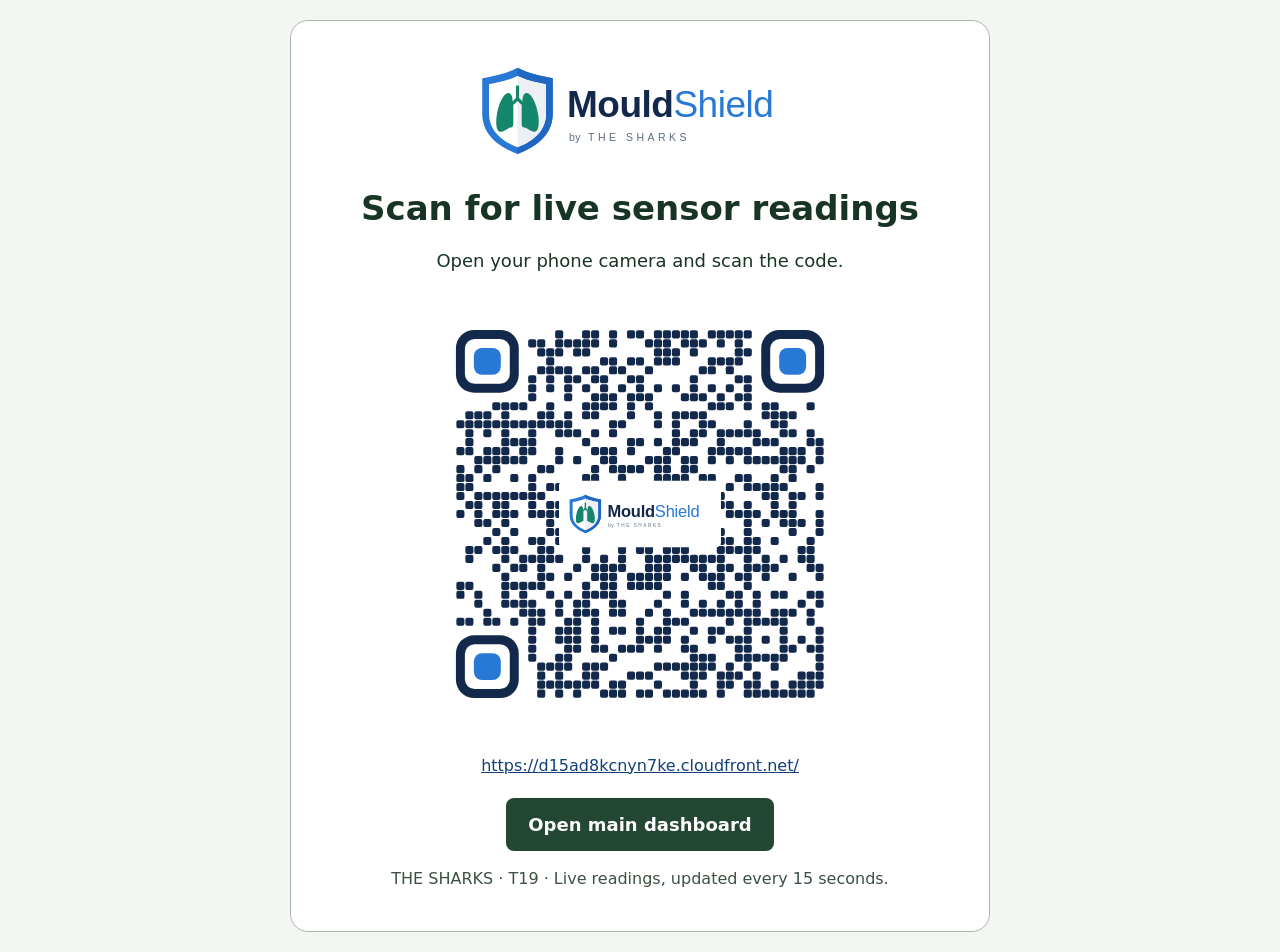
<file: dashboard/MouldShield_QR.html>
<!doctype html><html lang="en"><head><meta charset="utf-8"><meta name="viewport" content="width=device-width,initial-scale=1"><title>MouldShield · Live QR code</title><style>*{box-sizing:border-box}body{margin:0;background:#f3f6f2;color:#183425;font:18px/1.5 system-ui,-apple-system,Segoe UI,sans-serif;min-height:100svh;display:grid;place-items:center;padding:20px}main{width:min(700px,100%);background:white;padding:clamp(20px,4vw,40px);border:1px solid #aab8ab;border-radius:18px;text-align:center}.brand{width:min(330px,85%);height:auto;margin-bottom:20px}h1{font-size:clamp(25px,4vw,34px);line-height:1.2;margin:0 0 12px}.qr{width:min(440px,100%);margin:20px auto}.qr svg{display:block;width:100%;height:auto}.address{display:block;overflow-wrap:anywhere;color:#123f76;font-size:16px}.button{display:inline-block;padding:13px 22px;border-radius:8px;background:#234732;color:white;text-decoration:none;font-weight:700;min-height:48px;margin-top:20px}a:focus-visible{outline:3px solid #1457bc;outline-offset:5px}.note{color:#3c5142;font-size:16px;margin-bottom:0}@media print{body{padding:0;background:white}main{border:0}.button{display:none}}</style></head><body><main><img class="brand" src="[data-uri]" width="660" height="200" alt="MouldShield by THE SHARKS"><h1>Scan for live sensor readings</h1><p>Open your phone camera and scan the code.</p><div class="qr"><svg xmlns="http://www.w3.org/2000/svg" viewBox="0 0 49 49" role="img" aria-labelledby="qr-title"><title id="qr-title">Scan to open MouldShield live sensor readings</title><rect width="49" height="49" fill="white"/><g fill="#13294B"><rect x="15.05" y="4.05" width=".9" height=".9" rx=".22"/><rect x="18.05" y="4.05" width=".9" height=".9" rx=".22"/><rect x="19.05" y="4.05" width=".9" height=".9" rx=".22"/><rect x="21.05" y="4.05" width=".9" height=".9" rx=".22"/><rect x="23.05" y="4.05" width=".9" height=".9" rx=".22"/><rect x="24.05" y="4.05" width=".9" height=".9" rx=".22"/><rect x="26.05" y="4.05" width=".9" height=".9" rx=".22"/><rect x="27.05" y="4.05" width=".9" height=".9" rx=".22"/><rect x="28.05" y="4.05" width=".9" height=".9" rx=".22"/><rect x="29.05" y="4.05" width=".9" height=".9" rx=".22"/><rect x="30.05" y="4.05" width=".9" height=".9" rx=".22"/><rect x="32.05" y="4.05" width=".9" height=".9" rx=".22"/><rect x="33.05" y="4.05" width=".9" height=".9" rx=".22"/><rect x="34.05" y="4.05" width=".9" height=".9" rx=".22"/><rect x="35.05" y="4.05" width=".9" height=".9" rx=".22"/><rect x="36.05" y="4.05" width=".9" height=".9" rx=".22"/><rect x="12.05" y="5.05" width=".9" height=".9" rx=".22"/><rect x="13.05" y="5.05" width=".9" height=".9" rx=".22"/><rect x="15.05" y="5.05" width=".9" height=".9" rx=".22"/><rect x="16.05" y="5.05" width=".9" height=".9" rx=".22"/><rect x="17.05" y="5.05" width=".9" height=".9" rx=".22"/><rect x="18.05" y="5.05" width=".9" height=".9" rx=".22"/><rect x="19.05" y="5.05" width=".9" height=".9" rx=".22"/><rect x="21.05" y="5.05" width=".9" height=".9" rx=".22"/><rect x="25.05" y="5.05" width=".9" height=".9" rx=".22"/><rect x="26.05" y="5.05" width=".9" height=".9" rx=".22"/><rect x="27.05" y="5.05" width=".9" height=".9" rx=".22"/><rect x="29.05" y="5.05" width=".9" height=".9" rx=".22"/><rect x="30.05" y="5.05" width=".9" height=".9" rx=".22"/><rect x="31.05" y="5.05" width=".9" height=".9" rx=".22"/><rect x="33.05" y="5.05" width=".9" height=".9" rx=".22"/><rect x="35.05" y="5.05" width=".9" height=".9" rx=".22"/><rect x="13.05" y="6.05" width=".9" height=".9" rx=".22"/><rect x="14.05" y="6.05" width=".9" height=".9" rx=".22"/><rect x="15.05" y="6.05" width=".9" height=".9" rx=".22"/><rect x="17.05" y="6.05" width=".9" height=".9" rx=".22"/><rect x="18.05" y="6.05" width=".9" height=".9" rx=".22"/><rect x="26.05" y="6.05" width=".9" height=".9" rx=".22"/><rect x="27.05" y="6.05" width=".9" height=".9" rx=".22"/><rect x="28.05" y="6.05" width=".9" height=".9" rx=".22"/><rect x="30.05" y="6.05" width=".9" height=".9" rx=".22"/><rect x="35.05" y="6.05" width=".9" height=".9" rx=".22"/><rect x="36.05" y="6.05" width=".9" height=".9" rx=".22"/><rect x="14.05" y="7.05" width=".9" height=".9" rx=".22"/><rect x="20.05" y="7.05" width=".9" height=".9" rx=".22"/><rect x="21.05" y="7.05" width=".9" height=".9" rx=".22"/><rect x="23.05" y="7.05" width=".9" height=".9" rx=".22"/><rect x="24.05" y="7.05" width=".9" height=".9" rx=".22"/><rect x="26.05" y="7.05" width=".9" height=".9" rx=".22"/><rect x="27.05" y="7.05" width=".9" height=".9" rx=".22"/><rect x="28.05" y="7.05" width=".9" height=".9" rx=".22"/><rect x="32.05" y="7.05" width=".9" height=".9" rx=".22"/><rect x="33.05" y="7.05" width=".9" height=".9" rx=".22"/><rect x="34.05" y="7.05" width=".9" height=".9" rx=".22"/><rect x="35.05" y="7.05" width=".9" height=".9" rx=".22"/><rect x="13.05" y="8.05" width=".9" height=".9" rx=".22"/><rect x="14.05" y="8.05" width=".9" height=".9" rx=".22"/><rect x="15.05" y="8.05" width=".9" height=".9" rx=".22"/><rect x="16.05" y="8.05" width=".9" height=".9" rx=".22"/><rect x="18.05" y="8.05" width=".9" height=".9" rx=".22"/><rect x="19.05" y="8.05" width=".9" height=".9" rx=".22"/><rect x="21.05" y="8.05" width=".9" height=".9" rx=".22"/><rect x="22.05" y="8.05" width=".9" height=".9" rx=".22"/><rect x="25.05" y="8.05" width=".9" height=".9" rx=".22"/><rect x="31.05" y="8.05" width=".9" height=".9" rx=".22"/><rect x="32.05" y="8.05" width=".9" height=".9" rx=".22"/><rect x="34.05" y="8.05" width=".9" height=".9" rx=".22"/><rect x="12.05" y="9.05" width=".9" height=".9" rx=".22"/><rect x="14.05" y="9.05" width=".9" height=".9" rx=".22"/><rect x="16.05" y="9.05" width=".9" height=".9" rx=".22"/><rect x="17.05" y="9.05" width=".9" height=".9" rx=".22"/><rect x="19.05" y="9.05" width=".9" height=".9" rx=".22"/><rect x="20.05" y="9.05" width=".9" height=".9" rx=".22"/><rect x="23.05" y="9.05" width=".9" height=".9" rx=".22"/><rect x="24.05" y="9.05" width=".9" height=".9" rx=".22"/><rect x="30.05" y="9.05" width=".9" height=".9" rx=".22"/><rect x="35.05" y="9.05" width=".9" height=".9" rx=".22"/><rect x="36.05" y="9.05" width=".9" height=".9" rx=".22"/><rect x="12.05" y="10.05" width=".9" height=".9" rx=".22"/><rect x="14.05" y="10.05" width=".9" height=".9" rx=".22"/><rect x="16.05" y="10.05" width=".9" height=".9" rx=".22"/><rect x="18.05" y="10.05" width=".9" height=".9" rx=".22"/><rect x="20.05" y="10.05" width=".9" height=".9" rx=".22"/><rect x="22.05" y="10.05" width=".9" height=".9" rx=".22"/><rect x="24.05" y="10.05" width=".9" height=".9" rx=".22"/><rect x="26.05" y="10.05" width=".9" height=".9" rx=".22"/><rect x="28.05" y="10.05" width=".9" height=".9" rx=".22"/><rect x="30.05" y="10.05" width=".9" height=".9" rx=".22"/><rect x="32.05" y="10.05" width=".9" height=".9" rx=".22"/><rect x="34.05" y="10.05" width=".9" height=".9" rx=".22"/><rect x="36.05" y="10.05" width=".9" height=".9" rx=".22"/><rect x="12.05" y="11.05" width=".9" height=".9" rx=".22"/><rect x="16.05" y="11.05" width=".9" height=".9" rx=".22"/><rect x="19.05" y="11.05" width=".9" height=".9" rx=".22"/><rect x="20.05" y="11.05" width=".9" height=".9" rx=".22"/><rect x="21.05" y="11.05" width=".9" height=".9" rx=".22"/><rect x="23.05" y="11.05" width=".9" height=".9" rx=".22"/><rect x="24.05" y="11.05" width=".9" height=".9" rx=".22"/><rect x="25.05" y="11.05" width=".9" height=".9" rx=".22"/><rect x="29.05" y="11.05" width=".9" height=".9" rx=".22"/><rect x="30.05" y="11.05" width=".9" height=".9" rx=".22"/><rect x="31.05" y="11.05" width=".9" height=".9" rx=".22"/><rect x="33.05" y="11.05" width=".9" height=".9" rx=".22"/><rect x="35.05" y="11.05" width=".9" height=".9" rx=".22"/><rect x="36.05" y="11.05" width=".9" height=".9" rx=".22"/><rect x="8.05" y="12.05" width=".9" height=".9" rx=".22"/><rect x="9.05" y="12.05" width=".9" height=".9" rx=".22"/><rect x="10.05" y="12.05" width=".9" height=".9" rx=".22"/><rect x="11.05" y="12.05" width=".9" height=".9" rx=".22"/><rect x="14.05" y="12.05" width=".9" height=".9" rx=".22"/><rect x="18.05" y="12.05" width=".9" height=".9" rx=".22"/><rect x="19.05" y="12.05" width=".9" height=".9" rx=".22"/><rect x="20.05" y="12.05" width=".9" height=".9" rx=".22"/><rect x="21.05" y="12.05" width=".9" height=".9" rx=".22"/><rect x="23.05" y="12.05" width=".9" height=".9" rx=".22"/><rect x="25.05" y="12.05" width=".9" height=".9" rx=".22"/><rect x="32.05" y="12.05" width=".9" height=".9" rx=".22"/><rect x="33.05" y="12.05" width=".9" height=".9" rx=".22"/><rect x="34.05" y="12.05" width=".9" height=".9" rx=".22"/><rect x="36.05" y="12.05" width=".9" height=".9" rx=".22"/><rect x="38.05" y="12.05" width=".9" height=".9" rx=".22"/><rect x="39.05" y="12.05" width=".9" height=".9" rx=".22"/><rect x="43.05" y="12.05" width=".9" height=".9" rx=".22"/><rect x="5.05" y="13.05" width=".9" height=".9" rx=".22"/><rect x="6.05" y="13.05" width=".9" height=".9" rx=".22"/><rect x="7.05" y="13.05" width=".9" height=".9" rx=".22"/><rect x="9.05" y="13.05" width=".9" height=".9" rx=".22"/><rect x="13.05" y="13.05" width=".9" height=".9" rx=".22"/><rect x="14.05" y="13.05" width=".9" height=".9" rx=".22"/><rect x="16.05" y="13.05" width=".9" height=".9" rx=".22"/><rect x="18.05" y="13.05" width=".9" height=".9" rx=".22"/><rect x="19.05" y="13.05" width=".9" height=".9" rx=".22"/><rect x="23.05" y="13.05" width=".9" height=".9" rx=".22"/><rect x="26.05" y="13.05" width=".9" height=".9" rx=".22"/><rect x="28.05" y="13.05" width=".9" height=".9" rx=".22"/><rect x="29.05" y="13.05" width=".9" height=".9" rx=".22"/><rect x="30.05" y="13.05" width=".9" height=".9" rx=".22"/><rect x="31.05" y="13.05" width=".9" height=".9" rx=".22"/><rect x="38.05" y="13.05" width=".9" height=".9" rx=".22"/><rect x="39.05" y="13.05" width=".9" height=".9" rx=".22"/><rect x="40.05" y="13.05" width=".9" height=".9" rx=".22"/><rect x="41.05" y="13.05" width=".9" height=".9" rx=".22"/><rect x="4.05" y="14.05" width=".9" height=".9" rx=".22"/><rect x="5.05" y="14.05" width=".9" height=".9" rx=".22"/><rect x="6.05" y="14.05" width=".9" height=".9" rx=".22"/><rect x="7.05" y="14.05" width=".9" height=".9" rx=".22"/><rect x="8.05" y="14.05" width=".9" height=".9" rx=".22"/><rect x="9.05" y="14.05" width=".9" height=".9" rx=".22"/><rect x="10.05" y="14.05" width=".9" height=".9" rx=".22"/><rect x="11.05" y="14.05" width=".9" height=".9" rx=".22"/><rect x="12.05" y="14.05" width=".9" height=".9" rx=".22"/><rect x="13.05" y="14.05" width=".9" height=".9" rx=".22"/><rect x="14.05" y="14.05" width=".9" height=".9" rx=".22"/><rect x="15.05" y="14.05" width=".9" height=".9" rx=".22"/><rect x="16.05" y="14.05" width=".9" height=".9" rx=".22"/><rect x="21.05" y="14.05" width=".9" height=".9" rx=".22"/><rect x="22.05" y="14.05" width=".9" height=".9" rx=".22"/><rect x="26.05" y="14.05" width=".9" height=".9" rx=".22"/><rect x="28.05" y="14.05" width=".9" height=".9" rx=".22"/><rect x="31.05" y="14.05" width=".9" height=".9" rx=".22"/><rect x="32.05" y="14.05" width=".9" height=".9" rx=".22"/><rect x="36.05" y="14.05" width=".9" height=".9" rx=".22"/><rect x="39.05" y="14.05" width=".9" height=".9" rx=".22"/><rect x="40.05" y="14.05" width=".9" height=".9" rx=".22"/><rect x="5.05" y="15.05" width=".9" height=".9" rx=".22"/><rect x="7.05" y="15.05" width=".9" height=".9" rx=".22"/><rect x="9.05" y="15.05" width=".9" height=".9" rx=".22"/><rect x="12.05" y="15.05" width=".9" height=".9" rx=".22"/><rect x="15.05" y="15.05" width=".9" height=".9" rx=".22"/><rect x="16.05" y="15.05" width=".9" height=".9" rx=".22"/><rect x="17.05" y="15.05" width=".9" height=".9" rx=".22"/><rect x="19.05" y="15.05" width=".9" height=".9" rx=".22"/><rect x="21.05" y="15.05" width=".9" height=".9" rx=".22"/><rect x="28.05" y="15.05" width=".9" height=".9" rx=".22"/><rect x="30.05" y="15.05" width=".9" height=".9" rx=".22"/><rect x="31.05" y="15.05" width=".9" height=".9" rx=".22"/><rect x="33.05" y="15.05" width=".9" height=".9" rx=".22"/><rect x="34.05" y="15.05" width=".9" height=".9" rx=".22"/><rect x="35.05" y="15.05" width=".9" height=".9" rx=".22"/><rect x="36.05" y="15.05" width=".9" height=".9" rx=".22"/><rect x="37.05" y="15.05" width=".9" height=".9" rx=".22"/><rect x="40.05" y="15.05" width=".9" height=".9" rx=".22"/><rect x="41.05" y="15.05" width=".9" height=".9" rx=".22"/><rect x="43.05" y="15.05" width=".9" height=".9" rx=".22"/><rect x="5.05" y="16.05" width=".9" height=".9" rx=".22"/><rect x="9.05" y="16.05" width=".9" height=".9" rx=".22"/><rect x="10.05" y="16.05" width=".9" height=".9" rx=".22"/><rect x="11.05" y="16.05" width=".9" height=".9" rx=".22"/><rect x="12.05" y="16.05" width=".9" height=".9" rx=".22"/><rect x="18.05" y="16.05" width=".9" height=".9" rx=".22"/><rect x="23.05" y="16.05" width=".9" height=".9" rx=".22"/><rect x="24.05" y="16.05" width=".9" height=".9" rx=".22"/><rect x="26.05" y="16.05" width=".9" height=".9" rx=".22"/><rect x="28.05" y="16.05" width=".9" height=".9" rx=".22"/><rect x="29.05" y="16.05" width=".9" height=".9" rx=".22"/><rect x="30.05" y="16.05" width=".9" height=".9" rx=".22"/><rect x="33.05" y="16.05" width=".9" height=".9" rx=".22"/><rect x="37.05" y="16.05" width=".9" height=".9" rx=".22"/><rect x="38.05" y="16.05" width=".9" height=".9" rx=".22"/><rect x="39.05" y="16.05" width=".9" height=".9" rx=".22"/><rect x="43.05" y="16.05" width=".9" height=".9" rx=".22"/><rect x="44.05" y="16.05" width=".9" height=".9" rx=".22"/><rect x="4.05" y="17.05" width=".9" height=".9" rx=".22"/><rect x="5.05" y="17.05" width=".9" height=".9" rx=".22"/><rect x="7.05" y="17.05" width=".9" height=".9" rx=".22"/><rect x="8.05" y="17.05" width=".9" height=".9" rx=".22"/><rect x="9.05" y="17.05" width=".9" height=".9" rx=".22"/><rect x="11.05" y="17.05" width=".9" height=".9" rx=".22"/><rect x="12.05" y="17.05" width=".9" height=".9" rx=".22"/><rect x="15.05" y="17.05" width=".9" height=".9" rx=".22"/><rect x="19.05" y="17.05" width=".9" height=".9" rx=".22"/><rect x="20.05" y="17.05" width=".9" height=".9" rx=".22"/><rect x="21.05" y="17.05" width=".9" height=".9" rx=".22"/><rect x="23.05" y="17.05" width=".9" height=".9" rx=".22"/><rect x="27.05" y="17.05" width=".9" height=".9" rx=".22"/><rect x="28.05" y="17.05" width=".9" height=".9" rx=".22"/><rect x="32.05" y="17.05" width=".9" height=".9" rx=".22"/><rect x="33.05" y="17.05" width=".9" height=".9" rx=".22"/><rect x="34.05" y="17.05" width=".9" height=".9" rx=".22"/><rect x="35.05" y="17.05" width=".9" height=".9" rx=".22"/><rect x="36.05" y="17.05" width=".9" height=".9" rx=".22"/><rect x="40.05" y="17.05" width=".9" height=".9" rx=".22"/><rect x="41.05" y="17.05" width=".9" height=".9" rx=".22"/><rect x="42.05" y="17.05" width=".9" height=".9" rx=".22"/><rect x="44.05" y="17.05" width=".9" height=".9" rx=".22"/><rect x="6.05" y="18.05" width=".9" height=".9" rx=".22"/><rect x="7.05" y="18.05" width=".9" height=".9" rx=".22"/><rect x="8.05" y="18.05" width=".9" height=".9" rx=".22"/><rect x="9.05" y="18.05" width=".9" height=".9" rx=".22"/><rect x="10.05" y="18.05" width=".9" height=".9" rx=".22"/><rect x="11.05" y="18.05" width=".9" height=".9" rx=".22"/><rect x="15.05" y="18.05" width=".9" height=".9" rx=".22"/><rect x="17.05" y="18.05" width=".9" height=".9" rx=".22"/><rect x="20.05" y="18.05" width=".9" height=".9" rx=".22"/><rect x="21.05" y="18.05" width=".9" height=".9" rx=".22"/><rect x="25.05" y="18.05" width=".9" height=".9" rx=".22"/><rect x="26.05" y="18.05" width=".9" height=".9" rx=".22"/><rect x="27.05" y="18.05" width=".9" height=".9" rx=".22"/><rect x="29.05" y="18.05" width=".9" height=".9" rx=".22"/><rect x="30.05" y="18.05" width=".9" height=".9" rx=".22"/><rect x="32.05" y="18.05" width=".9" height=".9" rx=".22"/><rect x="34.05" y="18.05" width=".9" height=".9" rx=".22"/><rect x="36.05" y="18.05" width=".9" height=".9" rx=".22"/><rect x="37.05" y="18.05" width=".9" height=".9" rx=".22"/><rect x="38.05" y="18.05" width=".9" height=".9" rx=".22"/><rect x="39.05" y="18.05" width=".9" height=".9" rx=".22"/><rect x="40.05" y="18.05" width=".9" height=".9" rx=".22"/><rect x="41.05" y="18.05" width=".9" height=".9" rx=".22"/><rect x="42.05" y="18.05" width=".9" height=".9" rx=".22"/><rect x="44.05" y="18.05" width=".9" height=".9" rx=".22"/><rect x="4.05" y="19.05" width=".9" height=".9" rx=".22"/><rect x="6.05" y="19.05" width=".9" height=".9" rx=".22"/><rect x="8.05" y="19.05" width=".9" height=".9" rx=".22"/><rect x="13.05" y="19.05" width=".9" height=".9" rx=".22"/><rect x="14.05" y="19.05" width=".9" height=".9" rx=".22"/><rect x="19.05" y="19.05" width=".9" height=".9" rx=".22"/><rect x="21.05" y="19.05" width=".9" height=".9" rx=".22"/><rect x="22.05" y="19.05" width=".9" height=".9" rx=".22"/><rect x="23.05" y="19.05" width=".9" height=".9" rx=".22"/><rect x="24.05" y="19.05" width=".9" height=".9" rx=".22"/><rect x="26.05" y="19.05" width=".9" height=".9" rx=".22"/><rect x="27.05" y="19.05" width=".9" height=".9" rx=".22"/><rect x="29.05" y="19.05" width=".9" height=".9" rx=".22"/><rect x="30.05" y="19.05" width=".9" height=".9" rx=".22"/><rect x="40.05" y="19.05" width=".9" height=".9" rx=".22"/><rect x="41.05" y="19.05" width=".9" height=".9" rx=".22"/><rect x="43.05" y="19.05" width=".9" height=".9" rx=".22"/><rect x="4.05" y="20.05" width=".9" height=".9" rx=".22"/><rect x="5.05" y="20.05" width=".9" height=".9" rx=".22"/><rect x="7.05" y="20.05" width=".9" height=".9" rx=".22"/><rect x="10.05" y="20.05" width=".9" height=".9" rx=".22"/><rect x="12.05" y="20.05" width=".9" height=".9" rx=".22"/><rect x="18.05" y="20.05" width=".9" height=".9" rx=".22"/><rect x="19.05" y="20.05" width=".9" height=".9" rx=".22"/><rect x="22.05" y="20.05" width=".9" height=".9" rx=".22"/><rect x="26.05" y="20.05" width=".9" height=".9" rx=".22"/><rect x="27.05" y="20.05" width=".9" height=".9" rx=".22"/><rect x="28.05" y="20.05" width=".9" height=".9" rx=".22"/><rect x="29.05" y="20.05" width=".9" height=".9" rx=".22"/><rect x="31.05" y="20.05" width=".9" height=".9" rx=".22"/><rect x="32.05" y="20.05" width=".9" height=".9" rx=".22"/><rect x="35.05" y="20.05" width=".9" height=".9" rx=".22"/><rect x="36.05" y="20.05" width=".9" height=".9" rx=".22"/><rect x="39.05" y="20.05" width=".9" height=".9" rx=".22"/><rect x="41.05" y="20.05" width=".9" height=".9" rx=".22"/><rect x="4.05" y="21.05" width=".9" height=".9" rx=".22"/><rect x="5.05" y="21.05" width=".9" height=".9" rx=".22"/><rect x="12.05" y="21.05" width=".9" height=".9" rx=".22"/><rect x="14.05" y="21.05" width=".9" height=".9" rx=".22"/><rect x="15.05" y="21.05" width=".9" height=".9" rx=".22"/><rect x="21.05" y="21.05" width=".9" height=".9" rx=".22"/><rect x="23.05" y="21.05" width=".9" height=".9" rx=".22"/><rect x="24.05" y="21.05" width=".9" height=".9" rx=".22"/><rect x="25.05" y="21.05" width=".9" height=".9" rx=".22"/><rect x="26.05" y="21.05" width=".9" height=".9" rx=".22"/><rect x="27.05" y="21.05" width=".9" height=".9" rx=".22"/><rect x="30.05" y="21.05" width=".9" height=".9" rx=".22"/><rect x="34.05" y="21.05" width=".9" height=".9" rx=".22"/><rect x="36.05" y="21.05" width=".9" height=".9" rx=".22"/><rect x="37.05" y="21.05" width=".9" height=".9" rx=".22"/><rect x="38.05" y="21.05" width=".9" height=".9" rx=".22"/><rect x="39.05" y="21.05" width=".9" height=".9" rx=".22"/><rect x="40.05" y="21.05" width=".9" height=".9" rx=".22"/><rect x="44.05" y="21.05" width=".9" height=".9" rx=".22"/><rect x="4.05" y="22.05" width=".9" height=".9" rx=".22"/><rect x="6.05" y="22.05" width=".9" height=".9" rx=".22"/><rect x="7.05" y="22.05" width=".9" height=".9" rx=".22"/><rect x="8.05" y="22.05" width=".9" height=".9" rx=".22"/><rect x="9.05" y="22.05" width=".9" height=".9" rx=".22"/><rect x="10.05" y="22.05" width=".9" height=".9" rx=".22"/><rect x="11.05" y="22.05" width=".9" height=".9" rx=".22"/><rect x="12.05" y="22.05" width=".9" height=".9" rx=".22"/><rect x="13.05" y="22.05" width=".9" height=".9" rx=".22"/><rect x="16.05" y="22.05" width=".9" height=".9" rx=".22"/><rect x="17.05" y="22.05" width=".9" height=".9" rx=".22"/><rect x="18.05" y="22.05" width=".9" height=".9" rx=".22"/><rect x="19.05" y="22.05" width=".9" height=".9" rx=".22"/><rect x="21.05" y="22.05" width=".9" height=".9" rx=".22"/><rect x="25.05" y="22.05" width=".9" height=".9" rx=".22"/><rect x="26.05" y="22.05" width=".9" height=".9" rx=".22"/><rect x="28.05" y="22.05" width=".9" height=".9" rx=".22"/><rect x="31.05" y="22.05" width=".9" height=".9" rx=".22"/><rect x="33.05" y="22.05" width=".9" height=".9" rx=".22"/><rect x="38.05" y="22.05" width=".9" height=".9" rx=".22"/><rect x="39.05" y="22.05" width=".9" height=".9" rx=".22"/><rect x="41.05" y="22.05" width=".9" height=".9" rx=".22"/><rect x="42.05" y="22.05" width=".9" height=".9" rx=".22"/><rect x="44.05" y="22.05" width=".9" height=".9" rx=".22"/><rect x="5.05" y="23.05" width=".9" height=".9" rx=".22"/><rect x="6.05" y="23.05" width=".9" height=".9" rx=".22"/><rect x="8.05" y="23.05" width=".9" height=".9" rx=".22"/><rect x="9.05" y="23.05" width=".9" height=".9" rx=".22"/><rect x="12.05" y="23.05" width=".9" height=".9" rx=".22"/><rect x="14.05" y="23.05" width=".9" height=".9" rx=".22"/><rect x="15.05" y="23.05" width=".9" height=".9" rx=".22"/><rect x="17.05" y="23.05" width=".9" height=".9" rx=".22"/><rect x="20.05" y="23.05" width=".9" height=".9" rx=".22"/><rect x="23.05" y="23.05" width=".9" height=".9" rx=".22"/><rect x="24.05" y="23.05" width=".9" height=".9" rx=".22"/><rect x="28.05" y="23.05" width=".9" height=".9" rx=".22"/><rect x="31.05" y="23.05" width=".9" height=".9" rx=".22"/><rect x="32.05" y="23.05" width=".9" height=".9" rx=".22"/><rect x="33.05" y="23.05" width=".9" height=".9" rx=".22"/><rect x="34.05" y="23.05" width=".9" height=".9" rx=".22"/><rect x="36.05" y="23.05" width=".9" height=".9" rx=".22"/><rect x="39.05" y="23.05" width=".9" height=".9" rx=".22"/><rect x="41.05" y="23.05" width=".9" height=".9" rx=".22"/><rect x="4.05" y="24.05" width=".9" height=".9" rx=".22"/><rect x="6.05" y="24.05" width=".9" height=".9" rx=".22"/><rect x="8.05" y="24.05" width=".9" height=".9" rx=".22"/><rect x="9.05" y="24.05" width=".9" height=".9" rx=".22"/><rect x="10.05" y="24.05" width=".9" height=".9" rx=".22"/><rect x="12.05" y="24.05" width=".9" height=".9" rx=".22"/><rect x="13.05" y="24.05" width=".9" height=".9" rx=".22"/><rect x="14.05" y="24.05" width=".9" height=".9" rx=".22"/><rect x="15.05" y="24.05" width=".9" height=".9" rx=".22"/><rect x="18.05" y="24.05" width=".9" height=".9" rx=".22"/><rect x="19.05" y="24.05" width=".9" height=".9" rx=".22"/><rect x="20.05" y="24.05" width=".9" height=".9" rx=".22"/><rect x="26.05" y="24.05" width=".9" height=".9" rx=".22"/><rect x="28.05" y="24.05" width=".9" height=".9" rx=".22"/><rect x="30.05" y="24.05" width=".9" height=".9" rx=".22"/><rect x="34.05" y="24.05" width=".9" height=".9" rx=".22"/><rect x="35.05" y="24.05" width=".9" height=".9" rx=".22"/><rect x="36.05" y="24.05" width=".9" height=".9" rx=".22"/><rect x="37.05" y="24.05" width=".9" height=".9" rx=".22"/><rect x="39.05" y="24.05" width=".9" height=".9" rx=".22"/><rect x="40.05" y="24.05" width=".9" height=".9" rx=".22"/><rect x="41.05" y="24.05" width=".9" height=".9" rx=".22"/><rect x="44.05" y="24.05" width=".9" height=".9" rx=".22"/><rect x="6.05" y="25.05" width=".9" height=".9" rx=".22"/><rect x="7.05" y="25.05" width=".9" height=".9" rx=".22"/><rect x="9.05" y="25.05" width=".9" height=".9" rx=".22"/><rect x="14.05" y="25.05" width=".9" height=".9" rx=".22"/><rect x="20.05" y="25.05" width=".9" height=".9" rx=".22"/><rect x="21.05" y="25.05" width=".9" height=".9" rx=".22"/><rect x="22.05" y="25.05" width=".9" height=".9" rx=".22"/><rect x="25.05" y="25.05" width=".9" height=".9" rx=".22"/><rect x="27.05" y="25.05" width=".9" height=".9" rx=".22"/><rect x="29.05" y="25.05" width=".9" height=".9" rx=".22"/><rect x="31.05" y="25.05" width=".9" height=".9" rx=".22"/><rect x="32.05" y="25.05" width=".9" height=".9" rx=".22"/><rect x="36.05" y="25.05" width=".9" height=".9" rx=".22"/><rect x="38.05" y="25.05" width=".9" height=".9" rx=".22"/><rect x="40.05" y="25.05" width=".9" height=".9" rx=".22"/><rect x="41.05" y="25.05" width=".9" height=".9" rx=".22"/><rect x="42.05" y="25.05" width=".9" height=".9" rx=".22"/><rect x="44.05" y="25.05" width=".9" height=".9" rx=".22"/><rect x="8.05" y="26.05" width=".9" height=".9" rx=".22"/><rect x="10.05" y="26.05" width=".9" height=".9" rx=".22"/><rect x="14.05" y="26.05" width=".9" height=".9" rx=".22"/><rect x="15.05" y="26.05" width=".9" height=".9" rx=".22"/><rect x="16.05" y="26.05" width=".9" height=".9" rx=".22"/><rect x="18.05" y="26.05" width=".9" height=".9" rx=".22"/><rect x="20.05" y="26.05" width=".9" height=".9" rx=".22"/><rect x="22.05" y="26.05" width=".9" height=".9" rx=".22"/><rect x="23.05" y="26.05" width=".9" height=".9" rx=".22"/><rect x="26.05" y="26.05" width=".9" height=".9" rx=".22"/><rect x="30.05" y="26.05" width=".9" height=".9" rx=".22"/><rect x="31.05" y="26.05" width=".9" height=".9" rx=".22"/><rect x="33.05" y="26.05" width=".9" height=".9" rx=".22"/><rect x="36.05" y="26.05" width=".9" height=".9" rx=".22"/><rect x="41.05" y="26.05" width=".9" height=".9" rx=".22"/><rect x="44.05" y="26.05" width=".9" height=".9" rx=".22"/><rect x="7.05" y="27.05" width=".9" height=".9" rx=".22"/><rect x="9.05" y="27.05" width=".9" height=".9" rx=".22"/><rect x="12.05" y="27.05" width=".9" height=".9" rx=".22"/><rect x="13.05" y="27.05" width=".9" height=".9" rx=".22"/><rect x="15.05" y="27.05" width=".9" height=".9" rx=".22"/><rect x="17.05" y="27.05" width=".9" height=".9" rx=".22"/><rect x="21.05" y="27.05" width=".9" height=".9" rx=".22"/><rect x="23.05" y="27.05" width=".9" height=".9" rx=".22"/><rect x="24.05" y="27.05" width=".9" height=".9" rx=".22"/><rect x="26.05" y="27.05" width=".9" height=".9" rx=".22"/><rect x="27.05" y="27.05" width=".9" height=".9" rx=".22"/><rect x="28.05" y="27.05" width=".9" height=".9" rx=".22"/><rect x="29.05" y="27.05" width=".9" height=".9" rx=".22"/><rect x="30.05" y="27.05" width=".9" height=".9" rx=".22"/><rect x="31.05" y="27.05" width=".9" height=".9" rx=".22"/><rect x="33.05" y="27.05" width=".9" height=".9" rx=".22"/><rect x="34.05" y="27.05" width=".9" height=".9" rx=".22"/><rect x="36.05" y="27.05" width=".9" height=".9" rx=".22"/><rect x="37.05" y="27.05" width=".9" height=".9" rx=".22"/><rect x="39.05" y="27.05" width=".9" height=".9" rx=".22"/><rect x="43.05" y="27.05" width=".9" height=".9" rx=".22"/><rect x="5.05" y="28.05" width=".9" height=".9" rx=".22"/><rect x="6.05" y="28.05" width=".9" height=".9" rx=".22"/><rect x="8.05" y="28.05" width=".9" height=".9" rx=".22"/><rect x="9.05" y="28.05" width=".9" height=".9" rx=".22"/><rect x="10.05" y="28.05" width=".9" height=".9" rx=".22"/><rect x="13.05" y="28.05" width=".9" height=".9" rx=".22"/><rect x="14.05" y="28.05" width=".9" height=".9" rx=".22"/><rect x="18.05" y="28.05" width=".9" height=".9" rx=".22"/><rect x="22.05" y="28.05" width=".9" height=".9" rx=".22"/><rect x="24.05" y="28.05" width=".9" height=".9" rx=".22"/><rect x="25.05" y="28.05" width=".9" height=".9" rx=".22"/><rect x="27.05" y="28.05" width=".9" height=".9" rx=".22"/><rect x="28.05" y="28.05" width=".9" height=".9" rx=".22"/><rect x="29.05" y="28.05" width=".9" height=".9" rx=".22"/><rect x="33.05" y="28.05" width=".9" height=".9" rx=".22"/><rect x="34.05" y="28.05" width=".9" height=".9" rx=".22"/><rect x="35.05" y="28.05" width=".9" height=".9" rx=".22"/><rect x="36.05" y="28.05" width=".9" height=".9" rx=".22"/><rect x="37.05" y="28.05" width=".9" height=".9" rx=".22"/><rect x="42.05" y="28.05" width=".9" height=".9" rx=".22"/><rect x="43.05" y="28.05" width=".9" height=".9" rx=".22"/><rect x="5.05" y="29.05" width=".9" height=".9" rx=".22"/><rect x="9.05" y="29.05" width=".9" height=".9" rx=".22"/><rect x="11.05" y="29.05" width=".9" height=".9" rx=".22"/><rect x="12.05" y="29.05" width=".9" height=".9" rx=".22"/><rect x="13.05" y="29.05" width=".9" height=".9" rx=".22"/><rect x="14.05" y="29.05" width=".9" height=".9" rx=".22"/><rect x="15.05" y="29.05" width=".9" height=".9" rx=".22"/><rect x="18.05" y="29.05" width=".9" height=".9" rx=".22"/><rect x="20.05" y="29.05" width=".9" height=".9" rx=".22"/><rect x="22.05" y="29.05" width=".9" height=".9" rx=".22"/><rect x="25.05" y="29.05" width=".9" height=".9" rx=".22"/><rect x="26.05" y="29.05" width=".9" height=".9" rx=".22"/><rect x="27.05" y="29.05" width=".9" height=".9" rx=".22"/><rect x="28.05" y="29.05" width=".9" height=".9" rx=".22"/><rect x="29.05" y="29.05" width=".9" height=".9" rx=".22"/><rect x="30.05" y="29.05" width=".9" height=".9" rx=".22"/><rect x="31.05" y="29.05" width=".9" height=".9" rx=".22"/><rect x="32.05" y="29.05" width=".9" height=".9" rx=".22"/><rect x="33.05" y="29.05" width=".9" height=".9" rx=".22"/><rect x="36.05" y="29.05" width=".9" height=".9" rx=".22"/><rect x="38.05" y="29.05" width=".9" height=".9" rx=".22"/><rect x="40.05" y="29.05" width=".9" height=".9" rx=".22"/><rect x="42.05" y="29.05" width=".9" height=".9" rx=".22"/><rect x="43.05" y="29.05" width=".9" height=".9" rx=".22"/><rect x="8.05" y="30.05" width=".9" height=".9" rx=".22"/><rect x="10.05" y="30.05" width=".9" height=".9" rx=".22"/><rect x="11.05" y="30.05" width=".9" height=".9" rx=".22"/><rect x="13.05" y="30.05" width=".9" height=".9" rx=".22"/><rect x="17.05" y="30.05" width=".9" height=".9" rx=".22"/><rect x="19.05" y="30.05" width=".9" height=".9" rx=".22"/><rect x="20.05" y="30.05" width=".9" height=".9" rx=".22"/><rect x="21.05" y="30.05" width=".9" height=".9" rx=".22"/><rect x="22.05" y="30.05" width=".9" height=".9" rx=".22"/><rect x="25.05" y="30.05" width=".9" height=".9" rx=".22"/><rect x="26.05" y="30.05" width=".9" height=".9" rx=".22"/><rect x="27.05" y="30.05" width=".9" height=".9" rx=".22"/><rect x="30.05" y="30.05" width=".9" height=".9" rx=".22"/><rect x="31.05" y="30.05" width=".9" height=".9" rx=".22"/><rect x="33.05" y="30.05" width=".9" height=".9" rx=".22"/><rect x="34.05" y="30.05" width=".9" height=".9" rx=".22"/><rect x="36.05" y="30.05" width=".9" height=".9" rx=".22"/><rect x="37.05" y="30.05" width=".9" height=".9" rx=".22"/><rect x="38.05" y="30.05" width=".9" height=".9" rx=".22"/><rect x="39.05" y="30.05" width=".9" height=".9" rx=".22"/><rect x="43.05" y="30.05" width=".9" height=".9" rx=".22"/><rect x="44.05" y="30.05" width=".9" height=".9" rx=".22"/><rect x="9.05" y="31.05" width=".9" height=".9" rx=".22"/><rect x="13.05" y="31.05" width=".9" height=".9" rx=".22"/><rect x="14.05" y="31.05" width=".9" height=".9" rx=".22"/><rect x="16.05" y="31.05" width=".9" height=".9" rx=".22"/><rect x="19.05" y="31.05" width=".9" height=".9" rx=".22"/><rect x="20.05" y="31.05" width=".9" height=".9" rx=".22"/><rect x="21.05" y="31.05" width=".9" height=".9" rx=".22"/><rect x="23.05" y="31.05" width=".9" height=".9" rx=".22"/><rect x="24.05" y="31.05" width=".9" height=".9" rx=".22"/><rect x="25.05" y="31.05" width=".9" height=".9" rx=".22"/><rect x="26.05" y="31.05" width=".9" height=".9" rx=".22"/><rect x="27.05" y="31.05" width=".9" height=".9" rx=".22"/><rect x="29.05" y="31.05" width=".9" height=".9" rx=".22"/><rect x="31.05" y="31.05" width=".9" height=".9" rx=".22"/><rect x="32.05" y="31.05" width=".9" height=".9" rx=".22"/><rect x="33.05" y="31.05" width=".9" height=".9" rx=".22"/><rect x="35.05" y="31.05" width=".9" height=".9" rx=".22"/><rect x="36.05" y="31.05" width=".9" height=".9" rx=".22"/><rect x="38.05" y="31.05" width=".9" height=".9" rx=".22"/><rect x="41.05" y="31.05" width=".9" height=".9" rx=".22"/><rect x="44.05" y="31.05" width=".9" height=".9" rx=".22"/><rect x="4.05" y="32.05" width=".9" height=".9" rx=".22"/><rect x="5.05" y="32.05" width=".9" height=".9" rx=".22"/><rect x="9.05" y="32.05" width=".9" height=".9" rx=".22"/><rect x="10.05" y="32.05" width=".9" height=".9" rx=".22"/><rect x="11.05" y="32.05" width=".9" height=".9" rx=".22"/><rect x="12.05" y="32.05" width=".9" height=".9" rx=".22"/><rect x="13.05" y="32.05" width=".9" height=".9" rx=".22"/><rect x="18.05" y="32.05" width=".9" height=".9" rx=".22"/><rect x="20.05" y="32.05" width=".9" height=".9" rx=".22"/><rect x="21.05" y="32.05" width=".9" height=".9" rx=".22"/><rect x="23.05" y="32.05" width=".9" height=".9" rx=".22"/><rect x="24.05" y="32.05" width=".9" height=".9" rx=".22"/><rect x="25.05" y="32.05" width=".9" height=".9" rx=".22"/><rect x="26.05" y="32.05" width=".9" height=".9" rx=".22"/><rect x="32.05" y="32.05" width=".9" height=".9" rx=".22"/><rect x="33.05" y="32.05" width=".9" height=".9" rx=".22"/><rect x="36.05" y="32.05" width=".9" height=".9" rx=".22"/><rect x="4.05" y="33.05" width=".9" height=".9" rx=".22"/><rect x="6.05" y="33.05" width=".9" height=".9" rx=".22"/><rect x="9.05" y="33.05" width=".9" height=".9" rx=".22"/><rect x="11.05" y="33.05" width=".9" height=".9" rx=".22"/><rect x="14.05" y="33.05" width=".9" height=".9" rx=".22"/><rect x="16.05" y="33.05" width=".9" height=".9" rx=".22"/><rect x="18.05" y="33.05" width=".9" height=".9" rx=".22"/><rect x="19.05" y="33.05" width=".9" height=".9" rx=".22"/><rect x="20.05" y="33.05" width=".9" height=".9" rx=".22"/><rect x="21.05" y="33.05" width=".9" height=".9" rx=".22"/><rect x="27.05" y="33.05" width=".9" height=".9" rx=".22"/><rect x="29.05" y="33.05" width=".9" height=".9" rx=".22"/><rect x="34.05" y="33.05" width=".9" height=".9" rx=".22"/><rect x="35.05" y="33.05" width=".9" height=".9" rx=".22"/><rect x="37.05" y="33.05" width=".9" height=".9" rx=".22"/><rect x="39.05" y="33.05" width=".9" height=".9" rx=".22"/><rect x="40.05" y="33.05" width=".9" height=".9" rx=".22"/><rect x="43.05" y="33.05" width=".9" height=".9" rx=".22"/><rect x="44.05" y="33.05" width=".9" height=".9" rx=".22"/><rect x="6.05" y="34.05" width=".9" height=".9" rx=".22"/><rect x="9.05" y="34.05" width=".9" height=".9" rx=".22"/><rect x="10.05" y="34.05" width=".9" height=".9" rx=".22"/><rect x="11.05" y="34.05" width=".9" height=".9" rx=".22"/><rect x="12.05" y="34.05" width=".9" height=".9" rx=".22"/><rect x="15.05" y="34.05" width=".9" height=".9" rx=".22"/><rect x="17.05" y="34.05" width=".9" height=".9" rx=".22"/><rect x="18.05" y="34.05" width=".9" height=".9" rx=".22"/><rect x="21.05" y="34.05" width=".9" height=".9" rx=".22"/><rect x="22.05" y="34.05" width=".9" height=".9" rx=".22"/><rect x="26.05" y="34.05" width=".9" height=".9" rx=".22"/><rect x="29.05" y="34.05" width=".9" height=".9" rx=".22"/><rect x="31.05" y="34.05" width=".9" height=".9" rx=".22"/><rect x="33.05" y="34.05" width=".9" height=".9" rx=".22"/><rect x="35.05" y="34.05" width=".9" height=".9" rx=".22"/><rect x="37.05" y="34.05" width=".9" height=".9" rx=".22"/><rect x="42.05" y="34.05" width=".9" height=".9" rx=".22"/><rect x="44.05" y="34.05" width=".9" height=".9" rx=".22"/><rect x="7.05" y="35.05" width=".9" height=".9" rx=".22"/><rect x="11.05" y="35.05" width=".9" height=".9" rx=".22"/><rect x="12.05" y="35.05" width=".9" height=".9" rx=".22"/><rect x="13.05" y="35.05" width=".9" height=".9" rx=".22"/><rect x="15.05" y="35.05" width=".9" height=".9" rx=".22"/><rect x="17.05" y="35.05" width=".9" height=".9" rx=".22"/><rect x="18.05" y="35.05" width=".9" height=".9" rx=".22"/><rect x="19.05" y="35.05" width=".9" height=".9" rx=".22"/><rect x="21.05" y="35.05" width=".9" height=".9" rx=".22"/><rect x="22.05" y="35.05" width=".9" height=".9" rx=".22"/><rect x="25.05" y="35.05" width=".9" height=".9" rx=".22"/><rect x="27.05" y="35.05" width=".9" height=".9" rx=".22"/><rect x="30.05" y="35.05" width=".9" height=".9" rx=".22"/><rect x="31.05" y="35.05" width=".9" height=".9" rx=".22"/><rect x="32.05" y="35.05" width=".9" height=".9" rx=".22"/><rect x="33.05" y="35.05" width=".9" height=".9" rx=".22"/><rect x="34.05" y="35.05" width=".9" height=".9" rx=".22"/><rect x="35.05" y="35.05" width=".9" height=".9" rx=".22"/><rect x="36.05" y="35.05" width=".9" height=".9" rx=".22"/><rect x="37.05" y="35.05" width=".9" height=".9" rx=".22"/><rect x="39.05" y="35.05" width=".9" height=".9" rx=".22"/><rect x="40.05" y="35.05" width=".9" height=".9" rx=".22"/><rect x="41.05" y="35.05" width=".9" height=".9" rx=".22"/><rect x="43.05" y="35.05" width=".9" height=".9" rx=".22"/><rect x="4.05" y="36.05" width=".9" height=".9" rx=".22"/><rect x="5.05" y="36.05" width=".9" height=".9" rx=".22"/><rect x="7.05" y="36.05" width=".9" height=".9" rx=".22"/><rect x="8.05" y="36.05" width=".9" height=".9" rx=".22"/><rect x="10.05" y="36.05" width=".9" height=".9" rx=".22"/><rect x="12.05" y="36.05" width=".9" height=".9" rx=".22"/><rect x="13.05" y="36.05" width=".9" height=".9" rx=".22"/><rect x="16.05" y="36.05" width=".9" height=".9" rx=".22"/><rect x="17.05" y="36.05" width=".9" height=".9" rx=".22"/><rect x="19.05" y="36.05" width=".9" height=".9" rx=".22"/><rect x="24.05" y="36.05" width=".9" height=".9" rx=".22"/><rect x="27.05" y="36.05" width=".9" height=".9" rx=".22"/><rect x="28.05" y="36.05" width=".9" height=".9" rx=".22"/><rect x="29.05" y="36.05" width=".9" height=".9" rx=".22"/><rect x="34.05" y="36.05" width=".9" height=".9" rx=".22"/><rect x="36.05" y="36.05" width=".9" height=".9" rx=".22"/><rect x="37.05" y="36.05" width=".9" height=".9" rx=".22"/><rect x="38.05" y="36.05" width=".9" height=".9" rx=".22"/><rect x="39.05" y="36.05" width=".9" height=".9" rx=".22"/><rect x="40.05" y="36.05" width=".9" height=".9" rx=".22"/><rect x="43.05" y="36.05" width=".9" height=".9" rx=".22"/><rect x="12.05" y="37.05" width=".9" height=".9" rx=".22"/><rect x="15.05" y="37.05" width=".9" height=".9" rx=".22"/><rect x="16.05" y="37.05" width=".9" height=".9" rx=".22"/><rect x="17.05" y="37.05" width=".9" height=".9" rx=".22"/><rect x="19.05" y="37.05" width=".9" height=".9" rx=".22"/><rect x="21.05" y="37.05" width=".9" height=".9" rx=".22"/><rect x="22.05" y="37.05" width=".9" height=".9" rx=".22"/><rect x="24.05" y="37.05" width=".9" height=".9" rx=".22"/><rect x="26.05" y="37.05" width=".9" height=".9" rx=".22"/><rect x="27.05" y="37.05" width=".9" height=".9" rx=".22"/><rect x="30.05" y="37.05" width=".9" height=".9" rx=".22"/><rect x="32.05" y="37.05" width=".9" height=".9" rx=".22"/><rect x="33.05" y="37.05" width=".9" height=".9" rx=".22"/><rect x="36.05" y="37.05" width=".9" height=".9" rx=".22"/><rect x="40.05" y="37.05" width=".9" height=".9" rx=".22"/><rect x="44.05" y="37.05" width=".9" height=".9" rx=".22"/><rect x="12.05" y="38.05" width=".9" height=".9" rx=".22"/><rect x="15.05" y="38.05" width=".9" height=".9" rx=".22"/><rect x="16.05" y="38.05" width=".9" height=".9" rx=".22"/><rect x="17.05" y="38.05" width=".9" height=".9" rx=".22"/><rect x="19.05" y="38.05" width=".9" height=".9" rx=".22"/><rect x="24.05" y="38.05" width=".9" height=".9" rx=".22"/><rect x="25.05" y="38.05" width=".9" height=".9" rx=".22"/><rect x="26.05" y="38.05" width=".9" height=".9" rx=".22"/><rect x="27.05" y="38.05" width=".9" height=".9" rx=".22"/><rect x="29.05" y="38.05" width=".9" height=".9" rx=".22"/><rect x="32.05" y="38.05" width=".9" height=".9" rx=".22"/><rect x="34.05" y="38.05" width=".9" height=".9" rx=".22"/><rect x="35.05" y="38.05" width=".9" height=".9" rx=".22"/><rect x="36.05" y="38.05" width=".9" height=".9" rx=".22"/><rect x="38.05" y="38.05" width=".9" height=".9" rx=".22"/><rect x="40.05" y="38.05" width=".9" height=".9" rx=".22"/><rect x="42.05" y="38.05" width=".9" height=".9" rx=".22"/><rect x="44.05" y="38.05" width=".9" height=".9" rx=".22"/><rect x="12.05" y="39.05" width=".9" height=".9" rx=".22"/><rect x="16.05" y="39.05" width=".9" height=".9" rx=".22"/><rect x="17.05" y="39.05" width=".9" height=".9" rx=".22"/><rect x="19.05" y="39.05" width=".9" height=".9" rx=".22"/><rect x="20.05" y="39.05" width=".9" height=".9" rx=".22"/><rect x="22.05" y="39.05" width=".9" height=".9" rx=".22"/><rect x="23.05" y="39.05" width=".9" height=".9" rx=".22"/><rect x="24.05" y="39.05" width=".9" height=".9" rx=".22"/><rect x="26.05" y="39.05" width=".9" height=".9" rx=".22"/><rect x="29.05" y="39.05" width=".9" height=".9" rx=".22"/><rect x="30.05" y="39.05" width=".9" height=".9" rx=".22"/><rect x="35.05" y="39.05" width=".9" height=".9" rx=".22"/><rect x="36.05" y="39.05" width=".9" height=".9" rx=".22"/><rect x="40.05" y="39.05" width=".9" height=".9" rx=".22"/><rect x="41.05" y="39.05" width=".9" height=".9" rx=".22"/><rect x="43.05" y="39.05" width=".9" height=".9" rx=".22"/><rect x="44.05" y="39.05" width=".9" height=".9" rx=".22"/><rect x="12.05" y="40.05" width=".9" height=".9" rx=".22"/><rect x="15.05" y="40.05" width=".9" height=".9" rx=".22"/><rect x="16.05" y="40.05" width=".9" height=".9" rx=".22"/><rect x="21.05" y="40.05" width=".9" height=".9" rx=".22"/><rect x="30.05" y="40.05" width=".9" height=".9" rx=".22"/><rect x="31.05" y="40.05" width=".9" height=".9" rx=".22"/><rect x="32.05" y="40.05" width=".9" height=".9" rx=".22"/><rect x="35.05" y="40.05" width=".9" height=".9" rx=".22"/><rect x="36.05" y="40.05" width=".9" height=".9" rx=".22"/><rect x="37.05" y="40.05" width=".9" height=".9" rx=".22"/><rect x="38.05" y="40.05" width=".9" height=".9" rx=".22"/><rect x="39.05" y="40.05" width=".9" height=".9" rx=".22"/><rect x="40.05" y="40.05" width=".9" height=".9" rx=".22"/><rect x="44.05" y="40.05" width=".9" height=".9" rx=".22"/><rect x="13.05" y="41.05" width=".9" height=".9" rx=".22"/><rect x="14.05" y="41.05" width=".9" height=".9" rx=".22"/><rect x="15.05" y="41.05" width=".9" height=".9" rx=".22"/><rect x="16.05" y="41.05" width=".9" height=".9" rx=".22"/><rect x="18.05" y="41.05" width=".9" height=".9" rx=".22"/><rect x="19.05" y="41.05" width=".9" height=".9" rx=".22"/><rect x="20.05" y="41.05" width=".9" height=".9" rx=".22"/><rect x="26.05" y="41.05" width=".9" height=".9" rx=".22"/><rect x="27.05" y="41.05" width=".9" height=".9" rx=".22"/><rect x="28.05" y="41.05" width=".9" height=".9" rx=".22"/><rect x="29.05" y="41.05" width=".9" height=".9" rx=".22"/><rect x="30.05" y="41.05" width=".9" height=".9" rx=".22"/><rect x="31.05" y="41.05" width=".9" height=".9" rx=".22"/><rect x="32.05" y="41.05" width=".9" height=".9" rx=".22"/><rect x="34.05" y="41.05" width=".9" height=".9" rx=".22"/><rect x="36.05" y="41.05" width=".9" height=".9" rx=".22"/><rect x="39.05" y="41.05" width=".9" height=".9" rx=".22"/><rect x="44.05" y="41.05" width=".9" height=".9" rx=".22"/><rect x="13.05" y="42.05" width=".9" height=".9" rx=".22"/><rect x="15.05" y="42.05" width=".9" height=".9" rx=".22"/><rect x="18.05" y="42.05" width=".9" height=".9" rx=".22"/><rect x="19.05" y="42.05" width=".9" height=".9" rx=".22"/><rect x="23.05" y="42.05" width=".9" height=".9" rx=".22"/><rect x="24.05" y="42.05" width=".9" height=".9" rx=".22"/><rect x="25.05" y="42.05" width=".9" height=".9" rx=".22"/><rect x="29.05" y="42.05" width=".9" height=".9" rx=".22"/><rect x="30.05" y="42.05" width=".9" height=".9" rx=".22"/><rect x="31.05" y="42.05" width=".9" height=".9" rx=".22"/><rect x="33.05" y="42.05" width=".9" height=".9" rx=".22"/><rect x="34.05" y="42.05" width=".9" height=".9" rx=".22"/><rect x="35.05" y="42.05" width=".9" height=".9" rx=".22"/><rect x="37.05" y="42.05" width=".9" height=".9" rx=".22"/><rect x="42.05" y="42.05" width=".9" height=".9" rx=".22"/><rect x="43.05" y="42.05" width=".9" height=".9" rx=".22"/><rect x="44.05" y="42.05" width=".9" height=".9" rx=".22"/><rect x="13.05" y="43.05" width=".9" height=".9" rx=".22"/><rect x="14.05" y="43.05" width=".9" height=".9" rx=".22"/><rect x="15.05" y="43.05" width=".9" height=".9" rx=".22"/><rect x="16.05" y="43.05" width=".9" height=".9" rx=".22"/><rect x="17.05" y="43.05" width=".9" height=".9" rx=".22"/><rect x="18.05" y="43.05" width=".9" height=".9" rx=".22"/><rect x="19.05" y="43.05" width=".9" height=".9" rx=".22"/><rect x="21.05" y="43.05" width=".9" height=".9" rx=".22"/><rect x="22.05" y="43.05" width=".9" height=".9" rx=".22"/><rect x="26.05" y="43.05" width=".9" height=".9" rx=".22"/><rect x="30.05" y="43.05" width=".9" height=".9" rx=".22"/><rect x="33.05" y="43.05" width=".9" height=".9" rx=".22"/><rect x="34.05" y="43.05" width=".9" height=".9" rx=".22"/><rect x="36.05" y="43.05" width=".9" height=".9" rx=".22"/><rect x="37.05" y="43.05" width=".9" height=".9" rx=".22"/><rect x="39.05" y="43.05" width=".9" height=".9" rx=".22"/><rect x="41.05" y="43.05" width=".9" height=".9" rx=".22"/><rect x="42.05" y="43.05" width=".9" height=".9" rx=".22"/><rect x="43.05" y="43.05" width=".9" height=".9" rx=".22"/><rect x="44.05" y="43.05" width=".9" height=".9" rx=".22"/><rect x="13.05" y="44.05" width=".9" height=".9" rx=".22"/><rect x="15.05" y="44.05" width=".9" height=".9" rx=".22"/><rect x="17.05" y="44.05" width=".9" height=".9" rx=".22"/><rect x="20.05" y="44.05" width=".9" height=".9" rx=".22"/><rect x="21.05" y="44.05" width=".9" height=".9" rx=".22"/><rect x="22.05" y="44.05" width=".9" height=".9" rx=".22"/><rect x="24.05" y="44.05" width=".9" height=".9" rx=".22"/><rect x="25.05" y="44.05" width=".9" height=".9" rx=".22"/><rect x="27.05" y="44.05" width=".9" height=".9" rx=".22"/><rect x="28.05" y="44.05" width=".9" height=".9" rx=".22"/><rect x="29.05" y="44.05" width=".9" height=".9" rx=".22"/><rect x="30.05" y="44.05" width=".9" height=".9" rx=".22"/><rect x="31.05" y="44.05" width=".9" height=".9" rx=".22"/><rect x="33.05" y="44.05" width=".9" height=".9" rx=".22"/><rect x="36.05" y="44.05" width=".9" height=".9" rx=".22"/><rect x="37.05" y="44.05" width=".9" height=".9" rx=".22"/><rect x="38.05" y="44.05" width=".9" height=".9" rx=".22"/><rect x="39.05" y="44.05" width=".9" height=".9" rx=".22"/><rect x="40.05" y="44.05" width=".9" height=".9" rx=".22"/><rect x="41.05" y="44.05" width=".9" height=".9" rx=".22"/><rect x="42.05" y="44.05" width=".9" height=".9" rx=".22"/><rect x="43.05" y="44.05" width=".9" height=".9" rx=".22"/></g><g transform="translate(4 4)"><rect width="7" height="7" rx="2.05" fill="#13294B"/><rect x="1" y="1" width="5" height="5" rx="1.1" fill="white"/><rect x="2" y="2" width="3" height="3" rx=".92" fill="#2878D6"/></g><g transform="translate(38 4)"><rect width="7" height="7" rx="2.05" fill="#13294B"/><rect x="1" y="1" width="5" height="5" rx="1.1" fill="white"/><rect x="2" y="2" width="3" height="3" rx=".92" fill="#2878D6"/></g><g transform="translate(4 38)"><rect width="7" height="7" rx="2.05" fill="#13294B"/><rect x="1" y="1" width="5" height="5" rx="1.1" fill="white"/><rect x="2" y="2" width="3" height="3" rx=".92" fill="#2878D6"/></g><rect x="15.48" y="20.81" width="18.04" height="7.38" rx=".5" fill="white"/><svg x="16.299999999999997" y="22.015151515151516" width="16.400000000000002" height="4.969696969696971" viewBox="0 0 660 200">
  <title>MouldShield logo</title>
  <g transform="translate(10 9) scale(0.75)">
  <defs><clipPath id="ms-right"><rect x="100" y="0" width="100" height="242"/></clipPath></defs>
  <path d="M100 6 C122 18 150 26 194 34 V128 C194 184 152 216 100 236 C48 216 6 184 6 128 V34 C50 26 78 18 100 6 Z" fill="#2878D6"/>
  <path d="M100 6 C122 18 150 26 194 34 V128 C194 184 152 216 100 236 C48 216 6 184 6 128 V34 C50 26 78 18 100 6 Z" fill="#1F67C2" clip-path="url(#ms-right)"/>
  <path d="M100 28 C120 38 144 44 176 50 V128 C176 174 142 202 100 218 C58 202 24 174 24 128 V50 C56 44 80 38 100 28 Z" fill="#FFFFFF"/>
  <path d="M100 28 C120 38 144 44 176 50 V128 C176 174 142 202 100 218 C58 202 24 174 24 128 V50 C56 44 80 38 100 28 Z" fill="#ECEFF3" clip-path="url(#ms-right)"/>
  <g fill="#13866B" transform="translate(100 120) scale(0.93) translate(-100 -122)">
    <rect x="95.5" y="50" width="9" height="42" rx="2"/>
    <path d="M100 88 L86 102 M100 88 L114 102" stroke="#13866B" stroke-width="9" stroke-linejoin="round" fill="none"/>
    <path d="M86 96 C86 80 80 70 72 72 C57 76 44 108 40 140 C37 166 41 183 52 183 C63 183 71 172 81 171 C86 170 88 167 88 160 V102 Z"/>
    <path d="M114 96 C114 80 120 70 128 72 C143 76 156 108 160 140 C163 166 159 183 148 183 C137 183 129 172 119 171 C114 170 112 167 112 160 V102 Z"/>
  </g>
  </g>
  <text x="184" y="112" font-family="Segoe UI, Helvetica Neue, Arial, sans-serif" font-size="74" letter-spacing="-1"><tspan font-weight="700" fill="#13294B">Mould</tspan><tspan font-weight="500" fill="#2878D6">Shield</tspan></text>
  <text x="188" y="160" font-family="Segoe UI, Helvetica Neue, Arial, sans-serif" font-size="21" font-weight="500" fill="#5A6B80" letter-spacing="1">by</text>
  <text x="226" y="160" font-family="Segoe UI, Helvetica Neue, Arial, sans-serif" font-size="21" font-weight="500" fill="#5A6B80" letter-spacing="7">THE SHARKS</text>
</svg></svg></div><a class="address" href="https://d15ad8kcnyn7ke.cloudfront.net/">https://d15ad8kcnyn7ke.cloudfront.net/</a><a class="button" href="https://d15ad8kcnyn7ke.cloudfront.net/index.html#overview">Open main dashboard</a><p class="note">THE SHARKS · T19 · Live readings, updated every 15 seconds.</p></main></body></html>
</file>
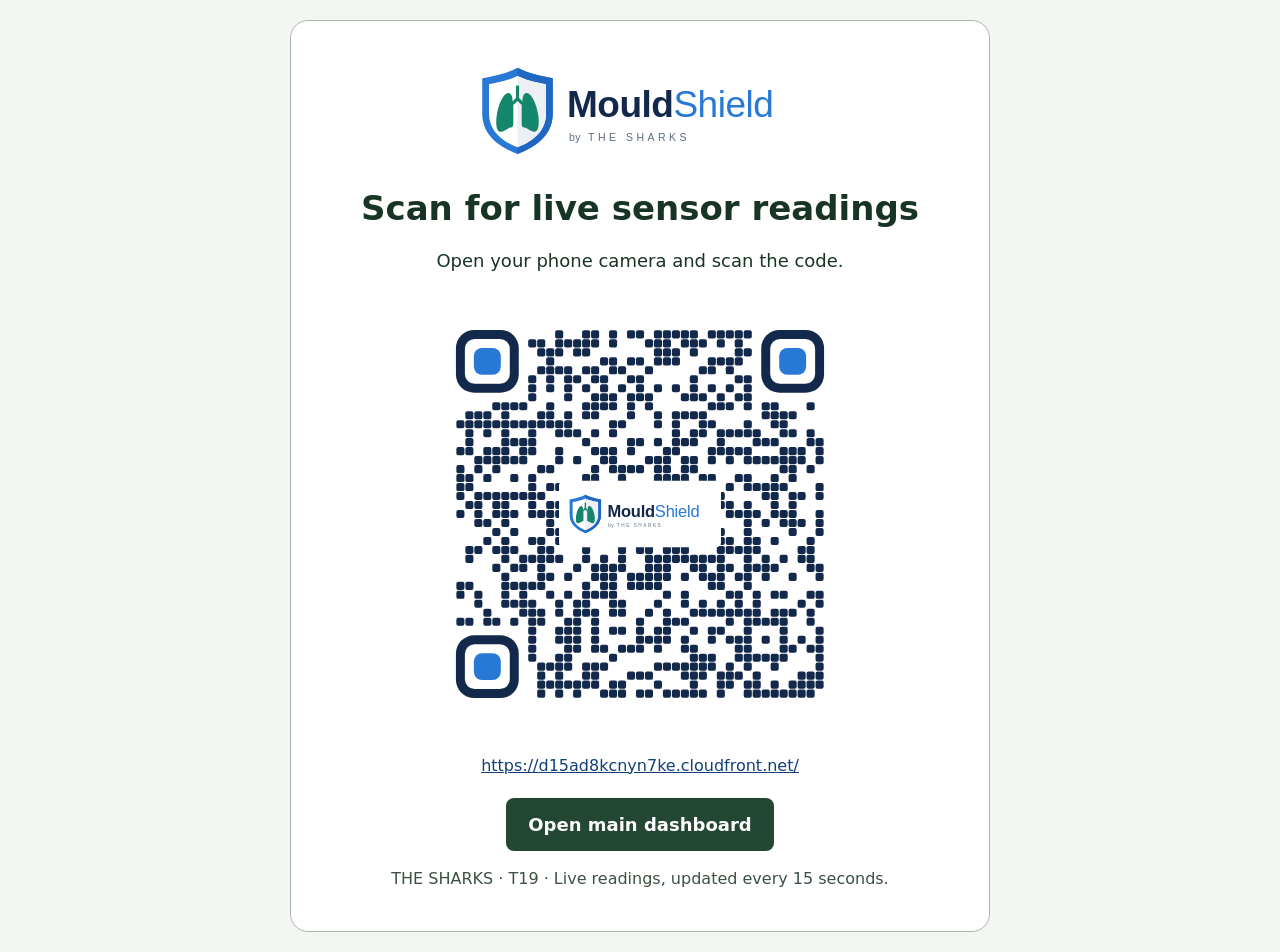
<file: dashboard/qr.html>
<!doctype html><html lang="en"><meta charset="utf-8"><meta http-equiv="refresh" content="0;url=MouldShield_QR.html"><title>MouldShield QR</title><a href="MouldShield_QR.html">Open the MouldShield QR code</a></html>
</file>
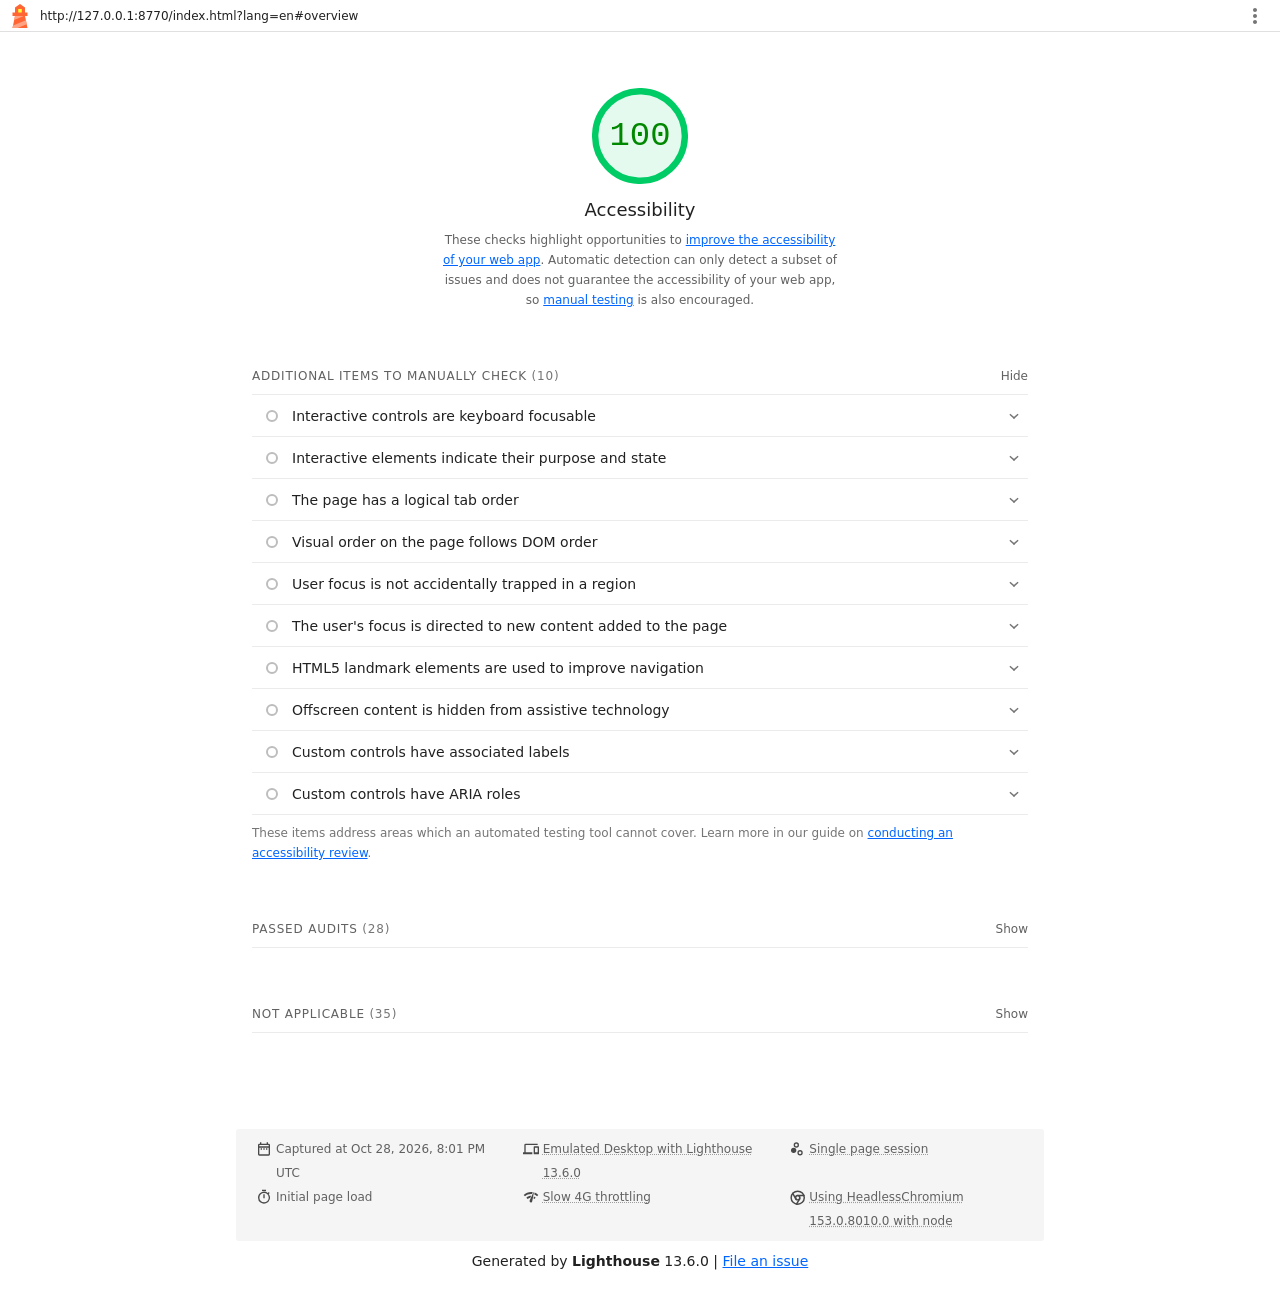
<file: docs/testing/lighthouse/dashboard-en.html>
<!--
@license
Copyright 2018 Google LLC
SPDX-License-Identifier: Apache-2.0
-->
<!doctype html>
<html lang="en">
<head>
  <meta charset="utf-8">
  <meta name="viewport" content="width=device-width, initial-scale=1, minimum-scale=1">
  <link rel="icon" href='data:image/svg+xml;utf8,<svg fill="none" xmlns="http://www.w3.org/2000/svg" viewBox="0 0 48 48"><path d="m14 7 10-7 10 7v10h5v7h-5l5 24H9l5-24H9v-7h5V7Z" fill="%23F63"/><path d="M31.561 24H14l-1.689 8.105L31.561 24ZM18.983 48H9l1.022-4.907L35.723 32.27l1.663 7.98L18.983 48Z" fill="%23FFA385"/><path fill="%23FF3" d="M20.5 10h7v7h-7z"/></svg>'>
  <title>Lighthouse Report</title>
  <style>body {margin: 0}</style>
</head>
<body>
  <noscript>Lighthouse report requires JavaScript. Please enable.</noscript>

  <div id="lh-log"></div>

  <script>window.__LIGHTHOUSE_JSON__ = {"lighthouseVersion":"13.6.0","requestedUrl":"http://127.0.0.1:8770/index.html?lang=en","mainDocumentUrl":"http://127.0.0.1:8770/index.html?lang=en","finalDisplayedUrl":"http://127.0.0.1:8770/index.html?lang=en#overview","finalUrl":"http://127.0.0.1:8770/index.html?lang=en","fetchTime":"2026-10-28T20:01:15.857Z","gatherMode":"navigation","runWarnings":[],"userAgent":"Mozilla/5.0 (X11; Linux x86_64) AppleWebKit/537.36 (KHTML, like Gecko) HeadlessChrome/153.0.8010.0 Safari/537.36","environment":{"networkUserAgent":"Mozilla/5.0 (Linux; Android 11; moto g power (2022)) AppleWebKit/537.36 (KHTML, like Gecko) Chrome/153.0.0.0 Mobile Safari/537.36","hostUserAgent":"Mozilla/5.0 (X11; Linux x86_64) AppleWebKit/537.36 (KHTML, like Gecko) HeadlessChrome/153.0.8010.0 Safari/537.36","benchmarkIndex":2153.5,"credits":{"axe-core":"4.14.0"}},"audits":{"accesskeys":{"id":"accesskeys","title":"`[accesskey]` values are unique","description":"Access keys let users quickly focus a part of the page. For proper navigation, each access key must be unique. [Learn more about access keys](https://dequeuniversity.com/rules/axe/4.14/accesskeys).","score":null,"scoreDisplayMode":"notApplicable"},"aria-allowed-attr":{"id":"aria-allowed-attr","title":"`[aria-*]` attributes match their roles","description":"Each ARIA `role` supports a specific subset of `aria-*` attributes. Mismatching these invalidates the `aria-*` attributes. [Learn how to match ARIA attributes to their roles](https://dequeuniversity.com/rules/axe/4.14/aria-allowed-attr).","score":1,"scoreDisplayMode":"binary","details":{"type":"table","headings":[{"key":"node","valueType":"node","subItemsHeading":{"key":"relatedNode","valueType":"node"},"label":"Failing Elements"}],"items":[]}},"aria-allowed-role":{"id":"aria-allowed-role","title":"Uses ARIA roles only on compatible elements","description":"Many HTML elements can only be assigned certain ARIA roles. Using ARIA roles where they are not allowed can interfere with the accessibility of the web page. [Learn more about ARIA roles](https://dequeuniversity.com/rules/axe/4.14/aria-allowed-role).","score":null,"scoreDisplayMode":"notApplicable"},"aria-command-name":{"id":"aria-command-name","title":"`button`, `link`, and `menuitem` elements have accessible names","description":"When an element doesn't have an accessible name, screen readers announce it with a generic name, making it unusable for users who rely on screen readers. [Learn how to make command elements more accessible](https://dequeuniversity.com/rules/axe/4.14/aria-command-name).","score":null,"scoreDisplayMode":"notApplicable"},"aria-conditional-attr":{"id":"aria-conditional-attr","title":"ARIA attributes are used as specified for the element's role","description":"Some ARIA attributes are only allowed on an element under certain conditions. [Learn more about conditional ARIA attributes](https://dequeuniversity.com/rules/axe/4.14/aria-conditional-attr).","score":1,"scoreDisplayMode":"binary","details":{"type":"table","headings":[{"key":"node","valueType":"node","subItemsHeading":{"key":"relatedNode","valueType":"node"},"label":"Failing Elements"}],"items":[]}},"aria-deprecated-role":{"id":"aria-deprecated-role","title":"Deprecated ARIA roles were not used","description":"Deprecated ARIA roles may not be processed correctly by assistive technology. [Learn more about deprecated ARIA roles](https://dequeuniversity.com/rules/axe/4.14/aria-deprecated-role).","score":1,"scoreDisplayMode":"binary","details":{"type":"table","headings":[{"key":"node","valueType":"node","subItemsHeading":{"key":"relatedNode","valueType":"node"},"label":"Failing Elements"}],"items":[]}},"aria-dialog-name":{"id":"aria-dialog-name","title":"Elements with `role=\"dialog\"` or `role=\"alertdialog\"` have accessible names.","description":"ARIA dialog elements without accessible names may prevent screen readers users from discerning the purpose of these elements. [Learn how to make ARIA dialog elements more accessible](https://dequeuniversity.com/rules/axe/4.14/aria-dialog-name).","score":null,"scoreDisplayMode":"notApplicable"},"aria-hidden-body":{"id":"aria-hidden-body","title":"`[aria-hidden=\"true\"]` is not present on the document `\u003cbody>`","description":"Assistive technologies, like screen readers, work inconsistently when `aria-hidden=\"true\"` is set on the document `\u003cbody>`. [Learn how `aria-hidden` affects the document body](https://dequeuniversity.com/rules/axe/4.14/aria-hidden-body).","score":1,"scoreDisplayMode":"binary","details":{"type":"table","headings":[{"key":"node","valueType":"node","subItemsHeading":{"key":"relatedNode","valueType":"node"},"label":"Failing Elements"}],"items":[]}},"aria-hidden-focus":{"id":"aria-hidden-focus","title":"`[aria-hidden=\"true\"]` elements do not contain focusable descendents","description":"Focusable descendents within an `[aria-hidden=\"true\"]` element prevent those interactive elements from being available to users of assistive technologies like screen readers. [Learn how `aria-hidden` affects focusable elements](https://dequeuniversity.com/rules/axe/4.14/aria-hidden-focus).","score":1,"scoreDisplayMode":"binary","details":{"type":"table","headings":[{"key":"node","valueType":"node","subItemsHeading":{"key":"relatedNode","valueType":"node"},"label":"Failing Elements"}],"items":[]}},"aria-input-field-name":{"id":"aria-input-field-name","title":"ARIA input fields have accessible names","description":"When an input field doesn't have an accessible name, screen readers announce it with a generic name, making it unusable for users who rely on screen readers. [Learn more about input field labels](https://dequeuniversity.com/rules/axe/4.14/aria-input-field-name).","score":null,"scoreDisplayMode":"notApplicable"},"aria-meter-name":{"id":"aria-meter-name","title":"ARIA `meter` elements have accessible names","description":"When a meter element doesn't have an accessible name, screen readers announce it with a generic name, making it unusable for users who rely on screen readers. [Learn how to name `meter` elements](https://dequeuniversity.com/rules/axe/4.14/aria-meter-name).","score":null,"scoreDisplayMode":"notApplicable"},"aria-progressbar-name":{"id":"aria-progressbar-name","title":"ARIA `progressbar` elements have accessible names","description":"When a `progressbar` element doesn't have an accessible name, screen readers announce it with a generic name, making it unusable for users who rely on screen readers. [Learn how to label `progressbar` elements](https://dequeuniversity.com/rules/axe/4.14/aria-progressbar-name).","score":null,"scoreDisplayMode":"notApplicable"},"aria-prohibited-attr":{"id":"aria-prohibited-attr","title":"Elements use only permitted ARIA attributes","description":"Using ARIA attributes in roles where they are prohibited can mean that important information is not communicated to users of assistive technologies. [Learn more about prohibited ARIA roles](https://dequeuniversity.com/rules/axe/4.14/aria-prohibited-attr).","score":1,"scoreDisplayMode":"binary","details":{"type":"table","headings":[{"key":"node","valueType":"node","subItemsHeading":{"key":"relatedNode","valueType":"node"},"label":"Failing Elements"}],"items":[]}},"aria-required-attr":{"id":"aria-required-attr","title":"`[role]`s have all required `[aria-*]` attributes","description":"Some ARIA roles have required attributes that describe the state of the element to screen readers. [Learn more about roles and required attributes](https://dequeuniversity.com/rules/axe/4.14/aria-required-attr).","score":1,"scoreDisplayMode":"binary","details":{"type":"table","headings":[{"key":"node","valueType":"node","subItemsHeading":{"key":"relatedNode","valueType":"node"},"label":"Failing Elements"}],"items":[]}},"aria-required-children":{"id":"aria-required-children","title":"Elements with an ARIA `[role]` that require children to contain a specific `[role]` have all required children.","description":"Some ARIA parent roles must contain specific child roles to perform their intended accessibility functions. [Learn more about roles and required children elements](https://dequeuniversity.com/rules/axe/4.14/aria-required-children).","score":null,"scoreDisplayMode":"notApplicable"},"aria-required-parent":{"id":"aria-required-parent","title":"`[role]`s are contained by their required parent element","description":"Some ARIA child roles must be contained by specific parent roles to properly perform their intended accessibility functions. [Learn more about ARIA roles and required parent element](https://dequeuniversity.com/rules/axe/4.14/aria-required-parent).","score":null,"scoreDisplayMode":"notApplicable"},"aria-roles":{"id":"aria-roles","title":"`[role]` values are valid","description":"ARIA roles must have valid values in order to perform their intended accessibility functions. [Learn more about valid ARIA roles](https://dequeuniversity.com/rules/axe/4.14/aria-roles).","score":1,"scoreDisplayMode":"binary","details":{"type":"table","headings":[{"key":"node","valueType":"node","subItemsHeading":{"key":"relatedNode","valueType":"node"},"label":"Failing Elements"}],"items":[]}},"aria-text":{"id":"aria-text","title":"Elements with the `role=text` attribute do not have focusable descendents.","description":"Adding `role=text` around a text node split by markup enables VoiceOver to treat it as one phrase, but the element's focusable descendents will not be announced. [Learn more about the `role=text` attribute](https://dequeuniversity.com/rules/axe/4.14/aria-text).","score":null,"scoreDisplayMode":"notApplicable"},"aria-toggle-field-name":{"id":"aria-toggle-field-name","title":"ARIA toggle fields have accessible names","description":"When a toggle field doesn't have an accessible name, screen readers announce it with a generic name, making it unusable for users who rely on screen readers. [Learn more about toggle fields](https://dequeuniversity.com/rules/axe/4.14/aria-toggle-field-name).","score":null,"scoreDisplayMode":"notApplicable"},"aria-tooltip-name":{"id":"aria-tooltip-name","title":"ARIA `tooltip` elements have accessible names","description":"When a tooltip element doesn't have an accessible name, screen readers announce it with a generic name, making it unusable for users who rely on screen readers. [Learn how to name `tooltip` elements](https://dequeuniversity.com/rules/axe/4.14/aria-tooltip-name).","score":null,"scoreDisplayMode":"notApplicable"},"aria-treeitem-name":{"id":"aria-treeitem-name","title":"ARIA `treeitem` elements have accessible names","description":"When a `treeitem` element doesn't have an accessible name, screen readers announce it with a generic name, making it unusable for users who rely on screen readers. [Learn more about labeling `treeitem` elements](https://dequeuniversity.com/rules/axe/4.14/aria-treeitem-name).","score":null,"scoreDisplayMode":"notApplicable"},"aria-valid-attr-value":{"id":"aria-valid-attr-value","title":"`[aria-*]` attributes have valid values","description":"Assistive technologies, like screen readers, can't interpret ARIA attributes with invalid values. [Learn more about valid values for ARIA attributes](https://dequeuniversity.com/rules/axe/4.14/aria-valid-attr-value).","score":1,"scoreDisplayMode":"binary","details":{"type":"table","headings":[{"key":"node","valueType":"node","subItemsHeading":{"key":"relatedNode","valueType":"node"},"label":"Failing Elements"}],"items":[]}},"aria-valid-attr":{"id":"aria-valid-attr","title":"`[aria-*]` attributes are valid and not misspelled","description":"Assistive technologies, like screen readers, can't interpret ARIA attributes with invalid names. [Learn more about valid ARIA attributes](https://dequeuniversity.com/rules/axe/4.14/aria-valid-attr).","score":1,"scoreDisplayMode":"binary","details":{"type":"table","headings":[{"key":"node","valueType":"node","subItemsHeading":{"key":"relatedNode","valueType":"node"},"label":"Failing Elements"}],"items":[]}},"button-name":{"id":"button-name","title":"Buttons have an accessible name","description":"When a button doesn't have an accessible name, screen readers announce it as \"button\", making it unusable for users who rely on screen readers. [Learn how to make buttons more accessible](https://dequeuniversity.com/rules/axe/4.14/button-name).","score":1,"scoreDisplayMode":"binary","details":{"type":"table","headings":[{"key":"node","valueType":"node","subItemsHeading":{"key":"relatedNode","valueType":"node"},"label":"Failing Elements"}],"items":[]}},"bypass":{"id":"bypass","title":"The page contains a heading, skip link, or landmark region","description":"Adding ways to bypass repetitive content lets keyboard users navigate the page more efficiently. [Learn more about bypass blocks](https://dequeuniversity.com/rules/axe/4.14/bypass).","score":null,"scoreDisplayMode":"notApplicable"},"color-contrast":{"id":"color-contrast","title":"Background and foreground colors have a sufficient contrast ratio","description":"Low-contrast text is difficult or impossible for many users to read. [Learn how to provide sufficient color contrast](https://dequeuniversity.com/rules/axe/4.14/color-contrast).","score":1,"scoreDisplayMode":"binary","details":{"type":"table","headings":[{"key":"node","valueType":"node","subItemsHeading":{"key":"relatedNode","valueType":"node"},"label":"Failing Elements"}],"items":[]}},"definition-list":{"id":"definition-list","title":"`\u003cdl>`'s contain only properly-ordered `\u003cdt>` and `\u003cdd>` groups, `\u003cscript>`, `\u003ctemplate>` or `\u003cdiv>` elements.","description":"When definition lists are not properly marked up, screen readers may produce confusing or inaccurate output. [Learn how to structure definition lists correctly](https://dequeuniversity.com/rules/axe/4.14/definition-list).","score":1,"scoreDisplayMode":"binary","details":{"type":"table","headings":[{"key":"node","valueType":"node","subItemsHeading":{"key":"relatedNode","valueType":"node"},"label":"Failing Elements"}],"items":[]}},"dlitem":{"id":"dlitem","title":"Definition list items are wrapped in `\u003cdl>` elements","description":"Definition list items (`\u003cdt>` and `\u003cdd>`) must be wrapped in a parent `\u003cdl>` element to ensure that screen readers can properly announce them. [Learn how to structure definition lists correctly](https://dequeuniversity.com/rules/axe/4.14/dlitem).","score":1,"scoreDisplayMode":"binary","details":{"type":"table","headings":[{"key":"node","valueType":"node","subItemsHeading":{"key":"relatedNode","valueType":"node"},"label":"Failing Elements"}],"items":[]}},"document-title":{"id":"document-title","title":"Document has a `\u003ctitle>` element","description":"The title gives screen reader users an overview of the page, and search engine users rely on it heavily to determine if a page is relevant to their search. [Learn more about document titles](https://dequeuniversity.com/rules/axe/4.14/document-title).","score":1,"scoreDisplayMode":"binary","details":{"type":"table","headings":[{"key":"node","valueType":"node","subItemsHeading":{"key":"relatedNode","valueType":"node"},"label":"Failing Elements"}],"items":[]}},"duplicate-id-aria":{"id":"duplicate-id-aria","title":"ARIA IDs are unique","description":"The value of an ARIA ID must be unique to prevent other instances from being overlooked by assistive technologies. [Learn how to fix duplicate ARIA IDs](https://dequeuniversity.com/rules/axe/4.14/duplicate-id-aria).","score":null,"scoreDisplayMode":"notApplicable"},"empty-heading":{"id":"empty-heading","title":"All heading elements contain content.","description":"A heading with no content or inaccessible text prevent screen reader users from accessing information on the page's structure. [Learn more about headings](https://dequeuniversity.com/rules/axe/4.14/empty-heading).","score":null,"scoreDisplayMode":"notApplicable"},"form-field-multiple-labels":{"id":"form-field-multiple-labels","title":"No form fields have multiple labels","description":"Form fields with multiple labels can be confusingly announced by assistive technologies like screen readers which use either the first, the last, or all of the labels. [Learn how to use form labels](https://dequeuniversity.com/rules/axe/4.14/form-field-multiple-labels).","score":null,"scoreDisplayMode":"notApplicable"},"frame-title":{"id":"frame-title","title":"`\u003cframe>` or `\u003ciframe>` elements have a title","description":"Screen reader users rely on frame titles to describe the contents of frames. [Learn more about frame titles](https://dequeuniversity.com/rules/axe/4.14/frame-title).","score":null,"scoreDisplayMode":"notApplicable"},"heading-order":{"id":"heading-order","title":"Heading elements appear in a sequentially-descending order","description":"Properly ordered headings that do not skip levels convey the semantic structure of the page, making it easier to navigate and understand when using assistive technologies. [Learn more about heading order](https://dequeuniversity.com/rules/axe/4.14/heading-order).","score":1,"scoreDisplayMode":"binary","details":{"type":"table","headings":[{"key":"node","valueType":"node","subItemsHeading":{"key":"relatedNode","valueType":"node"},"label":"Failing Elements"}],"items":[]}},"html-has-lang":{"id":"html-has-lang","title":"`\u003chtml>` element has a `[lang]` attribute","description":"If a page doesn't specify a `lang` attribute, a screen reader assumes that the page is in the default language that the user chose when setting up the screen reader. If the page isn't actually in the default language, then the screen reader might not announce the page's text correctly. [Learn more about the `lang` attribute](https://dequeuniversity.com/rules/axe/4.14/html-has-lang).","score":1,"scoreDisplayMode":"binary","details":{"type":"table","headings":[{"key":"node","valueType":"node","subItemsHeading":{"key":"relatedNode","valueType":"node"},"label":"Failing Elements"}],"items":[]}},"html-lang-valid":{"id":"html-lang-valid","title":"`\u003chtml>` element has a valid value for its `[lang]` attribute","description":"Specifying a valid [BCP 47 language](https://www.w3.org/International/questions/qa-choosing-language-tags#question) helps screen readers announce text properly. [Learn how to use the `lang` attribute](https://dequeuniversity.com/rules/axe/4.14/html-lang-valid).","score":1,"scoreDisplayMode":"binary","details":{"type":"table","headings":[{"key":"node","valueType":"node","subItemsHeading":{"key":"relatedNode","valueType":"node"},"label":"Failing Elements"}],"items":[]}},"html-xml-lang-mismatch":{"id":"html-xml-lang-mismatch","title":"`\u003chtml>` element has an `[xml:lang]` attribute with the same base language as the `[lang]` attribute.","description":"If the webpage does not specify a consistent language, then the screen reader might not announce the page's text correctly. [Learn more about the `lang` attribute](https://dequeuniversity.com/rules/axe/4.14/html-xml-lang-mismatch).","score":null,"scoreDisplayMode":"notApplicable"},"identical-links-same-purpose":{"id":"identical-links-same-purpose","title":"Identical links have the same purpose.","description":"Links with the same destination should have the same description, to help users understand the link's purpose and decide whether to follow it. [Learn more about identical links](https://dequeuniversity.com/rules/axe/4.14/identical-links-same-purpose).","score":null,"scoreDisplayMode":"notApplicable"},"image-alt":{"id":"image-alt","title":"Image elements have `[alt]` attributes","description":"Informative elements should aim for short, descriptive alternate text. Decorative elements can be ignored with an empty alt attribute. [Learn more about the `alt` attribute](https://dequeuniversity.com/rules/axe/4.14/image-alt).","score":1,"scoreDisplayMode":"binary","details":{"type":"table","headings":[{"key":"node","valueType":"node","subItemsHeading":{"key":"relatedNode","valueType":"node"},"label":"Failing Elements"}],"items":[]}},"image-redundant-alt":{"id":"image-redundant-alt","title":"Image elements do not have `[alt]` attributes that are redundant text.","description":"Informative elements should aim for short, descriptive alternative text. Alternative text that is exactly the same as the text adjacent to the link or image is potentially confusing for screen reader users, because the text will be read twice. [Learn more about the `alt` attribute](https://dequeuniversity.com/rules/axe/4.14/image-redundant-alt).","score":null,"scoreDisplayMode":"notApplicable"},"input-button-name":{"id":"input-button-name","title":"Input buttons have discernible text.","description":"Adding discernable and accessible text to input buttons may help screen reader users understand the purpose of the input button. [Learn more about input buttons](https://dequeuniversity.com/rules/axe/4.14/input-button-name).","score":null,"scoreDisplayMode":"notApplicable"},"input-image-alt":{"id":"input-image-alt","title":"`\u003cinput type=\"image\">` elements have `[alt]` text","description":"When an image is being used as an `\u003cinput>` button, providing alternative text can help screen reader users understand the purpose of the button. [Learn about input image alt text](https://dequeuniversity.com/rules/axe/4.14/input-image-alt).","score":null,"scoreDisplayMode":"notApplicable"},"label-content-name-mismatch":{"id":"label-content-name-mismatch","title":"Elements with visible text labels have matching accessible names.","description":"Visible text labels that do not match the accessible name can result in a confusing experience for screen reader users. [Learn more about accessible names](https://dequeuniversity.com/rules/axe/4.14/label-content-name-mismatch).","score":null,"scoreDisplayMode":"notApplicable"},"label":{"id":"label","title":"Form elements have associated labels","description":"Labels ensure that form controls are announced properly by assistive technologies, like screen readers. [Learn more about form element labels](https://dequeuniversity.com/rules/axe/4.14/label).","score":null,"scoreDisplayMode":"notApplicable"},"landmark-one-main":{"id":"landmark-one-main","title":"Document has a main landmark.","description":"One main landmark helps screen reader users navigate a web page. [Learn more about landmarks](https://dequeuniversity.com/rules/axe/4.14/landmark-one-main).","score":1,"scoreDisplayMode":"binary","details":{"type":"table","headings":[{"key":"node","valueType":"node","subItemsHeading":{"key":"relatedNode","valueType":"node"},"label":"Failing Elements"}],"items":[]}},"link-name":{"id":"link-name","title":"Links have a discernible name","description":"Link text (and alternate text for images, when used as links) that is discernible, unique, and focusable improves the navigation experience for screen reader users. [Learn how to make links accessible](https://dequeuniversity.com/rules/axe/4.14/link-name).","score":1,"scoreDisplayMode":"binary","details":{"type":"table","headings":[{"key":"node","valueType":"node","subItemsHeading":{"key":"relatedNode","valueType":"node"},"label":"Failing Elements"}],"items":[]}},"link-in-text-block":{"id":"link-in-text-block","title":"Links are distinguishable without relying on color.","description":"Low-contrast text is difficult or impossible for many users to read. Link text that is discernible improves the experience for users with low vision. [Learn how to make links distinguishable](https://dequeuniversity.com/rules/axe/4.14/link-in-text-block).","score":null,"scoreDisplayMode":"notApplicable"},"list":{"id":"list","title":"Lists contain only `\u003cli>` elements and script supporting elements (`\u003cscript>` and `\u003ctemplate>`).","description":"Screen readers have a specific way of announcing lists. Ensuring proper list structure aids screen reader output. [Learn more about proper list structure](https://dequeuniversity.com/rules/axe/4.14/list).","score":null,"scoreDisplayMode":"notApplicable"},"listitem":{"id":"listitem","title":"List items (`\u003cli>`) are contained within `\u003cul>`, `\u003col>` or `\u003cmenu>` parent elements","description":"Screen readers require list items (`\u003cli>`) to be contained within a parent `\u003cul>`, `\u003col>` or `\u003cmenu>` to be announced properly. [Learn more about proper list structure](https://dequeuniversity.com/rules/axe/4.14/listitem).","score":null,"scoreDisplayMode":"notApplicable"},"meta-refresh":{"id":"meta-refresh","title":"The document does not use `\u003cmeta http-equiv=\"refresh\">`","description":"Users do not expect a page to refresh automatically, and doing so will move focus back to the top of the page. This may create a frustrating or confusing experience. [Learn more about the refresh meta tag](https://dequeuniversity.com/rules/axe/4.14/meta-refresh).","score":null,"scoreDisplayMode":"notApplicable"},"meta-viewport":{"id":"meta-viewport","title":"`[user-scalable=\"no\"]` is not used in the `\u003cmeta name=\"viewport\">` element and the `[maximum-scale]` attribute is not less than 5.","description":"Disabling zooming is problematic for users with low vision who rely on screen magnification to properly see the contents of a web page. [Learn more about the viewport meta tag](https://dequeuniversity.com/rules/axe/4.14/meta-viewport).","score":1,"scoreDisplayMode":"binary","details":{"type":"table","headings":[{"key":"node","valueType":"node","subItemsHeading":{"key":"relatedNode","valueType":"node"},"label":"Failing Elements"}],"items":[]}},"object-alt":{"id":"object-alt","title":"`\u003cobject>` elements have alternate text","description":"Screen readers cannot translate non-text content. Adding alternate text to `\u003cobject>` elements helps screen readers convey meaning to users. [Learn more about alt text for `object` elements](https://dequeuniversity.com/rules/axe/4.14/object-alt).","score":null,"scoreDisplayMode":"notApplicable"},"select-name":{"id":"select-name","title":"Select elements have associated label elements.","description":"Form elements without effective labels can create frustrating experiences for screen reader users. [Learn more about the `select` element](https://dequeuniversity.com/rules/axe/4.14/select-name).","score":1,"scoreDisplayMode":"binary","details":{"type":"table","headings":[{"key":"node","valueType":"node","subItemsHeading":{"key":"relatedNode","valueType":"node"},"label":"Failing Elements"}],"items":[]}},"skip-link":{"id":"skip-link","title":"Skip links are focusable.","description":"Including a skip link can help users skip to the main content to save time. [Learn more about skip links](https://dequeuniversity.com/rules/axe/4.14/skip-link).","score":1,"scoreDisplayMode":"binary","details":{"type":"table","headings":[{"key":"node","valueType":"node","subItemsHeading":{"key":"relatedNode","valueType":"node"},"label":"Failing Elements"}],"items":[]}},"tabindex":{"id":"tabindex","title":"No element has a `[tabindex]` value greater than 0","description":"A value greater than 0 implies an explicit navigation ordering. Although technically valid, this often creates frustrating experiences for users who rely on assistive technologies. [Learn more about the `tabindex` attribute](https://dequeuniversity.com/rules/axe/4.14/tabindex).","score":1,"scoreDisplayMode":"binary","details":{"type":"table","headings":[{"key":"node","valueType":"node","subItemsHeading":{"key":"relatedNode","valueType":"node"},"label":"Failing Elements"}],"items":[]}},"table-duplicate-name":{"id":"table-duplicate-name","title":"Tables have different content in the summary attribute and `\u003ccaption>`.","description":"The summary attribute should describe the table structure, while `\u003ccaption>` should have the onscreen title. Accurate table mark-up helps users of screen readers. [Learn more about summary and caption](https://dequeuniversity.com/rules/axe/4.14/table-duplicate-name).","score":null,"scoreDisplayMode":"notApplicable"},"table-fake-caption":{"id":"table-fake-caption","title":"Tables use `\u003ccaption>` instead of cells with the `[colspan]` attribute to indicate a caption.","description":"Screen readers have features to make navigating tables easier. Ensuring that tables use the actual caption element instead of cells with the `[colspan]` attribute may improve the experience for screen reader users. [Learn more about captions](https://dequeuniversity.com/rules/axe/4.14/table-fake-caption).","score":null,"scoreDisplayMode":"notApplicable"},"target-size":{"id":"target-size","title":"Touch targets have sufficient size and spacing.","description":"Touch targets with sufficient size and spacing help users who may have difficulty targeting small controls to activate the targets. [Learn more about touch targets](https://dequeuniversity.com/rules/axe/4.14/target-size).","score":1,"scoreDisplayMode":"binary","details":{"type":"table","headings":[{"key":"node","valueType":"node","subItemsHeading":{"key":"relatedNode","valueType":"node"},"label":"Failing Elements"}],"items":[]}},"td-has-header":{"id":"td-has-header","title":"`\u003ctd>` elements in a large `\u003ctable>` have one or more table headers.","description":"Screen readers have features to make navigating tables easier. Ensuring that `\u003ctd>` elements in a large table (3 or more cells in width and height) have an associated table header may improve the experience for screen reader users. [Learn more about table headers](https://dequeuniversity.com/rules/axe/4.14/td-has-header).","score":null,"scoreDisplayMode":"notApplicable"},"td-headers-attr":{"id":"td-headers-attr","title":"Cells in a `\u003ctable>` element that use the `[headers]` attribute refer to table cells within the same table.","description":"Screen readers have features to make navigating tables easier. Ensuring `\u003ctd>` cells using the `[headers]` attribute only refer to other cells in the same table may improve the experience for screen reader users. [Learn more about the `headers` attribute](https://dequeuniversity.com/rules/axe/4.14/td-headers-attr).","score":null,"scoreDisplayMode":"notApplicable"},"th-has-data-cells":{"id":"th-has-data-cells","title":"`\u003cth>` elements and elements with `[role=\"columnheader\"/\"rowheader\"]` have data cells they describe.","description":"Screen readers have features to make navigating tables easier. Ensuring table headers always refer to some set of cells may improve the experience for screen reader users. [Learn more about table headers](https://dequeuniversity.com/rules/axe/4.14/th-has-data-cells).","score":null,"scoreDisplayMode":"notApplicable"},"valid-lang":{"id":"valid-lang","title":"`[lang]` attributes have a valid value","description":"Specifying a valid [BCP 47 language](https://www.w3.org/International/questions/qa-choosing-language-tags#question) on elements helps ensure that text is pronounced correctly by a screen reader. [Learn how to use the `lang` attribute](https://dequeuniversity.com/rules/axe/4.14/valid-lang).","score":1,"scoreDisplayMode":"binary","details":{"type":"table","headings":[{"key":"node","valueType":"node","subItemsHeading":{"key":"relatedNode","valueType":"node"},"label":"Failing Elements"}],"items":[]}},"video-caption":{"id":"video-caption","title":"`\u003cvideo>` elements contain a `\u003ctrack>` element with `[kind=\"captions\"]`","description":"When a video provides a caption it is easier for deaf and hearing impaired users to access its information. [Learn more about video captions](https://dequeuniversity.com/rules/axe/4.14/video-caption).","score":null,"scoreDisplayMode":"notApplicable"},"custom-controls-labels":{"id":"custom-controls-labels","title":"Custom controls have associated labels","description":"Custom interactive controls have associated labels, provided by aria-label or aria-labelledby. [Learn more about custom controls and labels](https://developer.chrome.com/docs/lighthouse/accessibility/custom-controls-labels/).","score":null,"scoreDisplayMode":"manual"},"custom-controls-roles":{"id":"custom-controls-roles","title":"Custom controls have ARIA roles","description":"Custom interactive controls have appropriate ARIA roles. [Learn how to add roles to custom controls](https://developer.chrome.com/docs/lighthouse/accessibility/custom-control-roles/).","score":null,"scoreDisplayMode":"manual"},"focus-traps":{"id":"focus-traps","title":"User focus is not accidentally trapped in a region","description":"A user can tab into and out of any control or region without accidentally trapping their focus. [Learn how to avoid focus traps](https://developer.chrome.com/docs/lighthouse/accessibility/focus-traps/).","score":null,"scoreDisplayMode":"manual"},"focusable-controls":{"id":"focusable-controls","title":"Interactive controls are keyboard focusable","description":"Custom interactive controls are keyboard focusable and display a focus indicator. [Learn how to make custom controls focusable](https://developer.chrome.com/docs/lighthouse/accessibility/focusable-controls/).","score":null,"scoreDisplayMode":"manual"},"interactive-element-affordance":{"id":"interactive-element-affordance","title":"Interactive elements indicate their purpose and state","description":"Interactive elements, such as links and buttons, should indicate their state and be distinguishable from non-interactive elements. [Learn how to decorate interactive elements with affordance hints](https://developer.chrome.com/docs/lighthouse/accessibility/interactive-element-affordance/).","score":null,"scoreDisplayMode":"manual"},"logical-tab-order":{"id":"logical-tab-order","title":"The page has a logical tab order","description":"Tabbing through the page follows the visual layout. Users cannot focus elements that are offscreen. [Learn more about logical tab ordering](https://developer.chrome.com/docs/lighthouse/accessibility/logical-tab-order/).","score":null,"scoreDisplayMode":"manual"},"managed-focus":{"id":"managed-focus","title":"The user's focus is directed to new content added to the page","description":"If new content, such as a dialog, is added to the page, the user's focus is directed to it. [Learn how to direct focus to new content](https://developer.chrome.com/docs/lighthouse/accessibility/managed-focus/).","score":null,"scoreDisplayMode":"manual"},"offscreen-content-hidden":{"id":"offscreen-content-hidden","title":"Offscreen content is hidden from assistive technology","description":"Offscreen content is hidden with display: none or aria-hidden=true. [Learn how to properly hide offscreen content](https://developer.chrome.com/docs/lighthouse/accessibility/offscreen-content-hidden/).","score":null,"scoreDisplayMode":"manual"},"use-landmarks":{"id":"use-landmarks","title":"HTML5 landmark elements are used to improve navigation","description":"Landmark elements (`\u003cmain>`, `\u003cnav>`, etc.) are used to improve the keyboard navigation of the page for assistive technology. [Learn more about landmark elements](https://developer.chrome.com/docs/lighthouse/accessibility/use-landmarks/).","score":null,"scoreDisplayMode":"manual"},"visual-order-follows-dom":{"id":"visual-order-follows-dom","title":"Visual order on the page follows DOM order","description":"DOM order matches the visual order, improving navigation for assistive technology. [Learn more about DOM and visual ordering](https://developer.chrome.com/docs/lighthouse/accessibility/visual-order-follows-dom/).","score":null,"scoreDisplayMode":"manual"},"autocomplete-valid":{"id":"autocomplete-valid","title":"`autocomplete` attributes are used correctly","description":"The `autocomplete` attribute values must be valid and correctly applied for screen readers to function correctly. [Learn more about valid autocomplete values](https://dequeuniversity.com/rules/axe/4.14/autocomplete-valid).","score":null,"scoreDisplayMode":"notApplicable"},"presentation-role-conflict":{"id":"presentation-role-conflict","title":"Elements with `role=\"none\"` or `role=\"presentation\"` do not have conflicts","description":"There are certain cases where the semantic role of an element with `role=\"none\"` or `role=\"presentation\"` does not resolve to none or presentation. To ensure the element remains removed from the accessibility tree, you should not add any global ARIA attributes to the element or make it focusable. [Learn more about presentation role conflict](https://dequeuniversity.com/rules/axe/4.14/presentation-role-conflict).","score":null,"scoreDisplayMode":"notApplicable"},"svg-img-alt":{"id":"svg-img-alt","title":"SVG elements with an `img` role have an accessible text alternative","description":"Ensures SVG elements with an `img`, `graphics-document` or `graphics-symbol` role have an accessible text alternative. [Learn more about SVG alt text](https://dequeuniversity.com/rules/axe/4.14/svg-img-alt).","score":1,"scoreDisplayMode":"binary","details":{"type":"table","headings":[{"key":"node","valueType":"node","subItemsHeading":{"key":"relatedNode","valueType":"node"},"label":"Failing Elements"}],"items":[]}}},"configSettings":{"output":["html","json"],"maxWaitForFcp":30000,"maxWaitForLoad":45000,"pauseAfterFcpMs":1000,"pauseAfterLoadMs":1000,"networkQuietThresholdMs":1000,"cpuQuietThresholdMs":1000,"formFactor":"desktop","throttling":{"rttMs":150,"throughputKbps":1638.4,"requestLatencyMs":562.5,"downloadThroughputKbps":1474.5600000000002,"uploadThroughputKbps":675,"cpuSlowdownMultiplier":4},"throttlingMethod":"simulate","screenEmulation":{"mobile":false,"width":1440,"height":1000,"deviceScaleFactor":1,"disabled":false},"emulatedUserAgent":"Mozilla/5.0 (Linux; Android 11; moto g power (2022)) AppleWebKit/537.36 (KHTML, like Gecko) Chrome/136.0.0.0 Mobile Safari/537.36","auditMode":false,"gatherMode":false,"clearStorageTypes":["file_systems","shader_cache","service_workers","cache_storage"],"disableStorageReset":false,"debugNavigation":false,"channel":"node","usePassiveGathering":false,"disableFullPageScreenshot":false,"skipAboutBlank":false,"blankPage":"about:blank","ignoreStatusCode":false,"locale":"en-US","blockedUrlPatterns":null,"additionalTraceCategories":null,"extraHeaders":null,"precomputedLanternData":null,"onlyAudits":null,"onlyCategories":["accessibility"],"skipAudits":null},"categories":{"accessibility":{"title":"Accessibility","description":"These checks highlight opportunities to [improve the accessibility of your web app](https://developer.chrome.com/docs/lighthouse/accessibility/). Automatic detection can only detect a subset of issues and does not guarantee the accessibility of your web app, so [manual testing](https://web.dev/articles/how-to-review) is also encouraged.","manualDescription":"These items address areas which an automated testing tool cannot cover. Learn more in our guide on [conducting an accessibility review](https://web.dev/articles/how-to-review).","supportedModes":["navigation","snapshot"],"auditRefs":[{"id":"accesskeys","weight":0,"group":"a11y-navigation"},{"id":"aria-allowed-attr","weight":10,"group":"a11y-aria"},{"id":"aria-command-name","weight":0,"group":"a11y-aria"},{"id":"aria-conditional-attr","weight":7,"group":"a11y-aria"},{"id":"aria-deprecated-role","weight":1,"group":"a11y-aria"},{"id":"aria-dialog-name","weight":0,"group":"a11y-aria"},{"id":"aria-hidden-body","weight":10,"group":"a11y-aria"},{"id":"aria-hidden-focus","weight":7,"group":"a11y-aria"},{"id":"aria-input-field-name","weight":0,"group":"a11y-aria"},{"id":"aria-meter-name","weight":0,"group":"a11y-aria"},{"id":"aria-progressbar-name","weight":0,"group":"a11y-aria"},{"id":"aria-prohibited-attr","weight":7,"group":"a11y-aria"},{"id":"aria-required-attr","weight":10,"group":"a11y-aria"},{"id":"aria-required-children","weight":0,"group":"a11y-aria"},{"id":"aria-required-parent","weight":0,"group":"a11y-aria"},{"id":"aria-roles","weight":10,"group":"a11y-aria"},{"id":"aria-text","weight":0,"group":"a11y-aria"},{"id":"aria-toggle-field-name","weight":0,"group":"a11y-aria"},{"id":"aria-tooltip-name","weight":0,"group":"a11y-aria"},{"id":"aria-treeitem-name","weight":0,"group":"a11y-aria"},{"id":"aria-valid-attr-value","weight":10,"group":"a11y-aria"},{"id":"aria-valid-attr","weight":10,"group":"a11y-aria"},{"id":"button-name","weight":10,"group":"a11y-names-labels"},{"id":"bypass","weight":0,"group":"a11y-navigation"},{"id":"color-contrast","weight":7,"group":"a11y-color-contrast"},{"id":"definition-list","weight":7,"group":"a11y-tables-lists"},{"id":"dlitem","weight":7,"group":"a11y-tables-lists"},{"id":"document-title","weight":7,"group":"a11y-names-labels"},{"id":"duplicate-id-aria","weight":0,"group":"a11y-aria"},{"id":"form-field-multiple-labels","weight":0,"group":"a11y-names-labels"},{"id":"frame-title","weight":0,"group":"a11y-names-labels"},{"id":"heading-order","weight":3,"group":"a11y-navigation"},{"id":"html-has-lang","weight":7,"group":"a11y-language"},{"id":"html-lang-valid","weight":7,"group":"a11y-language"},{"id":"html-xml-lang-mismatch","weight":0,"group":"a11y-language"},{"id":"image-alt","weight":10,"group":"a11y-names-labels"},{"id":"input-button-name","weight":0,"group":"a11y-names-labels"},{"id":"input-image-alt","weight":0,"group":"a11y-names-labels"},{"id":"label","weight":0,"group":"a11y-names-labels"},{"id":"link-in-text-block","weight":0,"group":"a11y-color-contrast"},{"id":"link-name","weight":7,"group":"a11y-names-labels"},{"id":"list","weight":0,"group":"a11y-tables-lists"},{"id":"listitem","weight":0,"group":"a11y-tables-lists"},{"id":"meta-refresh","weight":0,"group":"a11y-best-practices"},{"id":"meta-viewport","weight":10,"group":"a11y-best-practices"},{"id":"object-alt","weight":0,"group":"a11y-names-labels"},{"id":"select-name","weight":10,"group":"a11y-names-labels"},{"id":"skip-link","weight":3,"group":"a11y-names-labels"},{"id":"tabindex","weight":7,"group":"a11y-navigation"},{"id":"target-size","weight":7,"group":"a11y-best-practices"},{"id":"td-headers-attr","weight":0,"group":"a11y-tables-lists"},{"id":"th-has-data-cells","weight":0,"group":"a11y-tables-lists"},{"id":"valid-lang","weight":7,"group":"a11y-language"},{"id":"video-caption","weight":0,"group":"a11y-audio-video"},{"id":"landmark-one-main","weight":3,"group":"a11y-best-practices"},{"id":"autocomplete-valid","weight":0,"group":"a11y-best-practices"},{"id":"presentation-role-conflict","weight":0,"group":"a11y-best-practices"},{"id":"svg-img-alt","weight":1,"group":"a11y-best-practices"},{"id":"focusable-controls","weight":0},{"id":"interactive-element-affordance","weight":0},{"id":"logical-tab-order","weight":0},{"id":"visual-order-follows-dom","weight":0},{"id":"focus-traps","weight":0},{"id":"managed-focus","weight":0},{"id":"use-landmarks","weight":0},{"id":"offscreen-content-hidden","weight":0},{"id":"custom-controls-labels","weight":0},{"id":"custom-controls-roles","weight":0},{"id":"table-duplicate-name","weight":0,"group":"a11y-best-practices"},{"id":"empty-heading","weight":0,"group":"a11y-best-practices"},{"id":"aria-allowed-role","weight":0,"group":"a11y-best-practices"},{"id":"image-redundant-alt","weight":0,"group":"a11y-names-labels"},{"id":"identical-links-same-purpose","weight":0,"group":"a11y-best-practices"},{"id":"label-content-name-mismatch","weight":0,"group":"hidden"},{"id":"table-fake-caption","weight":0,"group":"hidden"},{"id":"td-has-header","weight":0,"group":"hidden"}],"id":"accessibility","score":1}},"categoryGroups":{"metrics":{"title":"Metrics"},"insights":{"title":"Insights","description":"These insights are also available in the Chrome DevTools Performance Panel - [record a trace](https://developer.chrome.com/docs/devtools/performance/reference) to view more detailed information."},"diagnostics":{"title":"Diagnostics","description":"More information about the performance of your application. These numbers don't [directly affect](https://developer.chrome.com/docs/lighthouse/performance/performance-scoring/) the Performance score."},"a11y-best-practices":{"title":"Best practices","description":"These items highlight common accessibility best practices."},"a11y-color-contrast":{"title":"Contrast","description":"These are opportunities to improve the legibility of your content."},"a11y-names-labels":{"title":"Names and labels","description":"These are opportunities to improve the semantics of the controls in your application. This may enhance the experience for users of assistive technology, like a screen reader."},"a11y-navigation":{"title":"Navigation","description":"These are opportunities to improve keyboard navigation in your application."},"a11y-aria":{"title":"ARIA","description":"These are opportunities to improve the usage of ARIA in your application which may enhance the experience for users of assistive technology, like a screen reader."},"a11y-language":{"title":"Internationalization and localization","description":"These are opportunities to improve the interpretation of your content by users in different locales."},"a11y-audio-video":{"title":"Audio and video","description":"These are opportunities to provide alternative content for audio and video. This may improve the experience for users with hearing or vision impairments."},"a11y-tables-lists":{"title":"Tables and lists","description":"These are opportunities to improve the experience of reading tabular or list data using assistive technology, like a screen reader."},"seo-mobile":{"title":"Mobile Friendly","description":"Make sure your pages are mobile friendly so users don’t have to pinch or zoom in order to read the content pages. [Learn how to make pages mobile-friendly](https://developers.google.com/search/mobile-sites/)."},"seo-content":{"title":"Content Best Practices","description":"Format your HTML in a way that enables crawlers to better understand your app’s content."},"seo-crawl":{"title":"Crawling and Indexing","description":"To appear in search results, crawlers need access to your app."},"best-practices-trust-safety":{"title":"Trust and Safety"},"best-practices-ux":{"title":"User Experience"},"best-practices-browser-compat":{"title":"Browser Compatibility"},"best-practices-general":{"title":"General"},"webmcp":{"title":"WebMCP","description":"Audits validating WebMCP integration."},"agent-accessibility":{"title":"Agent Accessibility","description":"These audits highlight best practices for improving the accessibility of the website for AI agents."},"agent-discoverability":{"title":"Agent Discoverability","description":"These audits validate that websites expose discoverable resources, documentation, and catalogs for AI agents."},"hidden":{"title":""}},"stackPacks":[],"entities":[{"name":"127.0.0.1","origins":["http://127.0.0.1:8770"],"isFirstParty":true,"isUnrecognized":true}],"fullPageScreenshot":{"screenshot":{"data":"[data-uri]","width":1440,"height":1721},"nodes":{"1-0-DIV":{"id":"","top":718,"bottom":770,"left":846,"right":993,"width":147,"height":52},"1-1-SPAN":{"id":"","top":159,"bottom":188,"left":202,"right":217,"width":15,"height":29}}},"timing":{"entries":[{"startTime":1005.92,"name":"lh:config","duration":464.05,"entryType":"measure"},{"startTime":1007.86,"name":"lh:config:resolveArtifactsToDefns","duration":28.16,"entryType":"measure"},{"startTime":1470.12,"name":"lh:runner:gather","duration":5260.78,"entryType":"measure"},{"startTime":1552.49,"name":"lh:driver:connect","duration":14.67,"entryType":"measure"},{"startTime":1567.49,"name":"lh:driver:navigate","duration":5.01,"entryType":"measure"},{"startTime":1572.83,"name":"lh:gather:getBenchmarkIndex","duration":1013.72,"entryType":"measure"},{"startTime":2586.73,"name":"lh:gather:getVersion","duration":0.85,"entryType":"measure"},{"startTime":2587.67,"name":"lh:gather:getDevicePixelRatio","duration":1.16,"entryType":"measure"},{"startTime":2589.4,"name":"lh:prepare:navigationMode","duration":34.31,"entryType":"measure"},{"startTime":2591.51,"name":"lh:gather:getVersion","duration":0.44,"entryType":"measure"},{"startTime":2611.99,"name":"lh:storage:clearDataForOrigin","duration":5.47,"entryType":"measure"},{"startTime":2617.65,"name":"lh:storage:clearBrowserCaches","duration":4.16,"entryType":"measure"},{"startTime":2622.58,"name":"lh:gather:prepareThrottlingAndNetwork","duration":1.11,"entryType":"measure"},{"startTime":2628.09,"name":"lh:driver:navigate","duration":2578.73,"entryType":"measure"},{"startTime":5209.98,"name":"lh:computed:NetworkRecords","duration":0.83,"entryType":"measure"},{"startTime":5211.16,"name":"lh:gather:getArtifact:DevtoolsLog","duration":0.02,"entryType":"measure"},{"startTime":5211.19,"name":"lh:gather:getArtifact:Accessibility","duration":259.24,"entryType":"measure"},{"startTime":5470.96,"name":"lh:gather:getArtifact:NetworkUserAgent","duration":0.3,"entryType":"measure"},{"startTime":5471.27,"name":"lh:gather:getArtifact:Stacks","duration":16.29,"entryType":"measure"},{"startTime":5471.62,"name":"lh:gather:collectStacks","duration":15.88,"entryType":"measure"},{"startTime":5487.58,"name":"lh:gather:getArtifact:FullPageScreenshot","duration":1239.19,"entryType":"measure"},{"startTime":6722.77,"name":"lh:gather:getVersion","duration":0.62,"entryType":"measure"},{"startTime":6731.23,"name":"lh:runner:audit","duration":117.5,"entryType":"measure"},{"startTime":6731.34,"name":"lh:runner:auditing","duration":116.9,"entryType":"measure"},{"startTime":6732.42,"name":"lh:audit:accesskeys","duration":1.17,"entryType":"measure"},{"startTime":6733.78,"name":"lh:audit:aria-allowed-attr","duration":4.33,"entryType":"measure"},{"startTime":6738.91,"name":"lh:audit:aria-allowed-role","duration":2.35,"entryType":"measure"},{"startTime":6741.48,"name":"lh:audit:aria-command-name","duration":0.76,"entryType":"measure"},{"startTime":6742.43,"name":"lh:audit:aria-conditional-attr","duration":2.32,"entryType":"measure"},{"startTime":6744.9,"name":"lh:audit:aria-deprecated-role","duration":1.52,"entryType":"measure"},{"startTime":6746.59,"name":"lh:audit:aria-dialog-name","duration":0.5,"entryType":"measure"},{"startTime":6747.23,"name":"lh:audit:aria-hidden-body","duration":1.66,"entryType":"measure"},{"startTime":6749.03,"name":"lh:audit:aria-hidden-focus","duration":1.78,"entryType":"measure"},{"startTime":6751.05,"name":"lh:audit:aria-input-field-name","duration":0.64,"entryType":"measure"},{"startTime":6751.83,"name":"lh:audit:aria-meter-name","duration":0.67,"entryType":"measure"},{"startTime":6752.68,"name":"lh:audit:aria-progressbar-name","duration":0.61,"entryType":"measure"},{"startTime":6753.42,"name":"lh:audit:aria-prohibited-attr","duration":2.24,"entryType":"measure"},{"startTime":6755.94,"name":"lh:audit:aria-required-attr","duration":2.69,"entryType":"measure"},{"startTime":6758.78,"name":"lh:audit:aria-required-children","duration":0.79,"entryType":"measure"},{"startTime":6759.88,"name":"lh:audit:aria-required-parent","duration":1.14,"entryType":"measure"},{"startTime":6761.23,"name":"lh:audit:aria-roles","duration":2.83,"entryType":"measure"},{"startTime":6764.21,"name":"lh:audit:aria-text","duration":0.7,"entryType":"measure"},{"startTime":6765.05,"name":"lh:audit:aria-toggle-field-name","duration":0.66,"entryType":"measure"},{"startTime":6765.84,"name":"lh:audit:aria-tooltip-name","duration":0.67,"entryType":"measure"},{"startTime":6766.65,"name":"lh:audit:aria-treeitem-name","duration":0.69,"entryType":"measure"},{"startTime":6767.55,"name":"lh:audit:aria-valid-attr-value","duration":1.54,"entryType":"measure"},{"startTime":6769.21,"name":"lh:audit:aria-valid-attr","duration":1.41,"entryType":"measure"},{"startTime":6770.73,"name":"lh:audit:button-name","duration":1.55,"entryType":"measure"},{"startTime":6772.42,"name":"lh:audit:bypass","duration":1.55,"entryType":"measure"},{"startTime":6774.09,"name":"lh:audit:color-contrast","duration":2.15,"entryType":"measure"},{"startTime":6776.38,"name":"lh:audit:definition-list","duration":2.68,"entryType":"measure"},{"startTime":6779.18,"name":"lh:audit:dlitem","duration":1.47,"entryType":"measure"},{"startTime":6780.77,"name":"lh:audit:document-title","duration":1.62,"entryType":"measure"},{"startTime":6782.62,"name":"lh:audit:duplicate-id-aria","duration":1.4,"entryType":"measure"},{"startTime":6784.14,"name":"lh:audit:empty-heading","duration":1.42,"entryType":"measure"},{"startTime":6785.67,"name":"lh:audit:form-field-multiple-labels","duration":1.43,"entryType":"measure"},{"startTime":6787.22,"name":"lh:audit:frame-title","duration":0.75,"entryType":"measure"},{"startTime":6788.09,"name":"lh:audit:heading-order","duration":1.4,"entryType":"measure"},{"startTime":6789.64,"name":"lh:audit:html-has-lang","duration":1.49,"entryType":"measure"},{"startTime":6791.24,"name":"lh:audit:html-lang-valid","duration":1.53,"entryType":"measure"},{"startTime":6792.91,"name":"lh:audit:html-xml-lang-mismatch","duration":0.97,"entryType":"measure"},{"startTime":6794,"name":"lh:audit:identical-links-same-purpose","duration":1.56,"entryType":"measure"},{"startTime":6795.7,"name":"lh:audit:image-alt","duration":1.44,"entryType":"measure"},{"startTime":6797.26,"name":"lh:audit:image-redundant-alt","duration":1.65,"entryType":"measure"},{"startTime":6799.02,"name":"lh:audit:input-button-name","duration":0.87,"entryType":"measure"},{"startTime":6800.01,"name":"lh:audit:input-image-alt","duration":0.84,"entryType":"measure"},{"startTime":6800.97,"name":"lh:audit:label-content-name-mismatch","duration":0.88,"entryType":"measure"},{"startTime":6801.97,"name":"lh:audit:label","duration":0.98,"entryType":"measure"},{"startTime":6803.06,"name":"lh:audit:landmark-one-main","duration":1.43,"entryType":"measure"},{"startTime":6804.64,"name":"lh:audit:link-name","duration":1.34,"entryType":"measure"},{"startTime":6806.09,"name":"lh:audit:link-in-text-block","duration":0.94,"entryType":"measure"},{"startTime":6807.15,"name":"lh:audit:list","duration":1.04,"entryType":"measure"},{"startTime":6808.3,"name":"lh:audit:listitem","duration":1.11,"entryType":"measure"},{"startTime":6809.59,"name":"lh:audit:meta-refresh","duration":1.02,"entryType":"measure"},{"startTime":6810.72,"name":"lh:audit:meta-viewport","duration":1.5,"entryType":"measure"},{"startTime":6812.34,"name":"lh:audit:object-alt","duration":1.04,"entryType":"measure"},{"startTime":6813.49,"name":"lh:audit:select-name","duration":1.36,"entryType":"measure"},{"startTime":6814.96,"name":"lh:audit:skip-link","duration":1.3,"entryType":"measure"},{"startTime":6816.57,"name":"lh:audit:tabindex","duration":1.47,"entryType":"measure"},{"startTime":6818.28,"name":"lh:audit:table-duplicate-name","duration":1.2,"entryType":"measure"},{"startTime":6819.63,"name":"lh:audit:table-fake-caption","duration":1.2,"entryType":"measure"},{"startTime":6820.95,"name":"lh:audit:target-size","duration":1.39,"entryType":"measure"},{"startTime":6822.58,"name":"lh:audit:td-has-header","duration":13.9,"entryType":"measure"},{"startTime":6836.69,"name":"lh:audit:td-headers-attr","duration":1.62,"entryType":"measure"},{"startTime":6838.45,"name":"lh:audit:th-has-data-cells","duration":1.37,"entryType":"measure"},{"startTime":6839.94,"name":"lh:audit:valid-lang","duration":1.46,"entryType":"measure"},{"startTime":6841.51,"name":"lh:audit:video-caption","duration":1.3,"entryType":"measure"},{"startTime":6842.84,"name":"lh:audit:custom-controls-labels","duration":0.11,"entryType":"measure"},{"startTime":6842.96,"name":"lh:audit:custom-controls-roles","duration":0.01,"entryType":"measure"},{"startTime":6842.97,"name":"lh:audit:focus-traps","duration":0.01,"entryType":"measure"},{"startTime":6842.98,"name":"lh:audit:focusable-controls","duration":0.01,"entryType":"measure"},{"startTime":6843,"name":"lh:audit:interactive-element-affordance","duration":0.01,"entryType":"measure"},{"startTime":6843.01,"name":"lh:audit:logical-tab-order","duration":0.01,"entryType":"measure"},{"startTime":6843.01,"name":"lh:audit:managed-focus","duration":0.01,"entryType":"measure"},{"startTime":6843.03,"name":"lh:audit:offscreen-content-hidden","duration":0.01,"entryType":"measure"},{"startTime":6843.04,"name":"lh:audit:use-landmarks","duration":0.01,"entryType":"measure"},{"startTime":6843.05,"name":"lh:audit:visual-order-follows-dom","duration":0.01,"entryType":"measure"},{"startTime":6843.18,"name":"lh:audit:autocomplete-valid","duration":0.89,"entryType":"measure"},{"startTime":6844.24,"name":"lh:audit:presentation-role-conflict","duration":1.84,"entryType":"measure"},{"startTime":6846.23,"name":"lh:audit:svg-img-alt","duration":2,"entryType":"measure"},{"startTime":6848.25,"name":"lh:runner:generate","duration":0.47,"entryType":"measure"},{"startTime":6849.18,"name":"lh:computed:EntityClassification","duration":1.11,"entryType":"measure"}],"total":5378.28},"i18n":{"rendererFormattedStrings":{"calculatorLink":"See calculator.","collapseView":"Collapse view","crcInitialNavigation":"Initial Navigation","crcLongestDurationLabel":"Maximum critical path latency:","dropdownCopyJSON":"Copy JSON","dropdownDarkTheme":"Toggle Dark Theme","dropdownPrintExpanded":"Print Expanded","dropdownPrintSummary":"Print Summary","dropdownSaveGist":"Save as Gist","dropdownSaveHTML":"Save as HTML","dropdownSaveJSON":"Save as JSON","dropdownViewUnthrottledTrace":"View Unthrottled Trace","dropdownViewer":"Open in Viewer","errorLabel":"Error!","errorMissingAuditInfo":"Report error: no audit information","expandView":"Expand view","firstPartyChipLabel":"1st party","footerIssue":"File an issue","hide":"Hide","labDataTitle":"Lab Data","lsPerformanceCategoryDescription":"[Lighthouse](https://developers.google.com/web/tools/lighthouse/) analysis of the current page on an emulated mobile network. Values are estimated and may vary.","manualAuditsGroupTitle":"Additional items to manually check","notApplicableAuditsGroupTitle":"Not applicable","openInANewTabTooltip":"Open in a new tab","opportunityResourceColumnLabel":"Opportunity","opportunitySavingsColumnLabel":"Estimated Savings","passedAuditsGroupTitle":"Passed audits","runtimeAnalysisWindow":"Initial page load","runtimeAnalysisWindowSnapshot":"Point-in-time snapshot","runtimeAnalysisWindowTimespan":"User interactions timespan","runtimeCustom":"Custom throttling","runtimeDesktopEmulation":"Emulated Desktop","runtimeMobileEmulation":"Emulated Moto G Power","runtimeNoEmulation":"No emulation","runtimeSettingsArdVersion":"ARD version","runtimeSettingsAxeVersion":"Axe version","runtimeSettingsBenchmark":"Unthrottled CPU/Memory Power","runtimeSettingsCPUThrottling":"CPU throttling","runtimeSettingsDevice":"Device","runtimeSettingsNetworkThrottling":"Network throttling","runtimeSettingsScreenEmulation":"Screen emulation","runtimeSettingsUANetwork":"User agent (network)","runtimeSingleLoad":"Single page session","runtimeSingleLoadTooltip":"This data is taken from a single page session, as opposed to field data summarizing many sessions.","runtimeSlow4g":"Slow 4G throttling","runtimeUnknown":"Unknown","show":"Show","showRelevantAudits":"Show audits relevant to:","snippetCollapseButtonLabel":"Collapse snippet","snippetExpandButtonLabel":"Expand snippet","thirdPartyResourcesLabel":"Show 3rd-party resources","throttlingProvided":"Provided by environment","toplevelWarningsMessage":"There were issues affecting this run of Lighthouse:","unattributable":"Unattributable","unscoredLabel":"Unscored","unscoredTitle":"This audit does not contribute to the overall category score.","varianceDisclaimer":"Values are estimated and may vary. The [performance score is calculated](https://developer.chrome.com/docs/lighthouse/performance/performance-scoring/) directly from these metrics.","viewTraceLabel":"View Trace","viewTreemapLabel":"View Treemap","warningAuditsGroupTitle":"Passed audits but with warnings","warningHeader":"Warnings: "},"icuMessagePaths":{"core/audits/accessibility/accesskeys.js | title":["audits.accesskeys.title"],"core/audits/accessibility/accesskeys.js | description":["audits.accesskeys.description"],"core/audits/accessibility/aria-allowed-attr.js | title":["audits[aria-allowed-attr].title"],"core/audits/accessibility/aria-allowed-attr.js | description":["audits[aria-allowed-attr].description"],"core/lib/i18n/i18n.js | columnFailingElem":["audits[aria-allowed-attr].details.headings[0].label","audits[aria-conditional-attr].details.headings[0].label","audits[aria-deprecated-role].details.headings[0].label","audits[aria-hidden-body].details.headings[0].label","audits[aria-hidden-focus].details.headings[0].label","audits[aria-prohibited-attr].details.headings[0].label","audits[aria-required-attr].details.headings[0].label","audits[aria-roles].details.headings[0].label","audits[aria-valid-attr-value].details.headings[0].label","audits[aria-valid-attr].details.headings[0].label","audits[button-name].details.headings[0].label","audits[color-contrast].details.headings[0].label","audits[definition-list].details.headings[0].label","audits.dlitem.details.headings[0].label","audits[document-title].details.headings[0].label","audits[heading-order].details.headings[0].label","audits[html-has-lang].details.headings[0].label","audits[html-lang-valid].details.headings[0].label","audits[image-alt].details.headings[0].label","audits[landmark-one-main].details.headings[0].label","audits[link-name].details.headings[0].label","audits[meta-viewport].details.headings[0].label","audits[select-name].details.headings[0].label","audits[skip-link].details.headings[0].label","audits.tabindex.details.headings[0].label","audits[target-size].details.headings[0].label","audits[valid-lang].details.headings[0].label","audits[svg-img-alt].details.headings[0].label"],"core/audits/accessibility/aria-allowed-role.js | title":["audits[aria-allowed-role].title"],"core/audits/accessibility/aria-allowed-role.js | description":["audits[aria-allowed-role].description"],"core/audits/accessibility/aria-command-name.js | title":["audits[aria-command-name].title"],"core/audits/accessibility/aria-command-name.js | description":["audits[aria-command-name].description"],"core/audits/accessibility/aria-conditional-attr.js | title":["audits[aria-conditional-attr].title"],"core/audits/accessibility/aria-conditional-attr.js | description":["audits[aria-conditional-attr].description"],"core/audits/accessibility/aria-deprecated-role.js | title":["audits[aria-deprecated-role].title"],"core/audits/accessibility/aria-deprecated-role.js | description":["audits[aria-deprecated-role].description"],"core/audits/accessibility/aria-dialog-name.js | title":["audits[aria-dialog-name].title"],"core/audits/accessibility/aria-dialog-name.js | description":["audits[aria-dialog-name].description"],"core/audits/accessibility/aria-hidden-body.js | title":["audits[aria-hidden-body].title"],"core/audits/accessibility/aria-hidden-body.js | description":["audits[aria-hidden-body].description"],"core/audits/accessibility/aria-hidden-focus.js | title":["audits[aria-hidden-focus].title"],"core/audits/accessibility/aria-hidden-focus.js | description":["audits[aria-hidden-focus].description"],"core/audits/accessibility/aria-input-field-name.js | title":["audits[aria-input-field-name].title"],"core/audits/accessibility/aria-input-field-name.js | description":["audits[aria-input-field-name].description"],"core/audits/accessibility/aria-meter-name.js | title":["audits[aria-meter-name].title"],"core/audits/accessibility/aria-meter-name.js | description":["audits[aria-meter-name].description"],"core/audits/accessibility/aria-progressbar-name.js | title":["audits[aria-progressbar-name].title"],"core/audits/accessibility/aria-progressbar-name.js | description":["audits[aria-progressbar-name].description"],"core/audits/accessibility/aria-prohibited-attr.js | title":["audits[aria-prohibited-attr].title"],"core/audits/accessibility/aria-prohibited-attr.js | description":["audits[aria-prohibited-attr].description"],"core/audits/accessibility/aria-required-attr.js | title":["audits[aria-required-attr].title"],"core/audits/accessibility/aria-required-attr.js | description":["audits[aria-required-attr].description"],"core/audits/accessibility/aria-required-children.js | title":["audits[aria-required-children].title"],"core/audits/accessibility/aria-required-children.js | description":["audits[aria-required-children].description"],"core/audits/accessibility/aria-required-parent.js | title":["audits[aria-required-parent].title"],"core/audits/accessibility/aria-required-parent.js | description":["audits[aria-required-parent].description"],"core/audits/accessibility/aria-roles.js | title":["audits[aria-roles].title"],"core/audits/accessibility/aria-roles.js | description":["audits[aria-roles].description"],"core/audits/accessibility/aria-text.js | title":["audits[aria-text].title"],"core/audits/accessibility/aria-text.js | description":["audits[aria-text].description"],"core/audits/accessibility/aria-toggle-field-name.js | title":["audits[aria-toggle-field-name].title"],"core/audits/accessibility/aria-toggle-field-name.js | description":["audits[aria-toggle-field-name].description"],"core/audits/accessibility/aria-tooltip-name.js | title":["audits[aria-tooltip-name].title"],"core/audits/accessibility/aria-tooltip-name.js | description":["audits[aria-tooltip-name].description"],"core/audits/accessibility/aria-treeitem-name.js | title":["audits[aria-treeitem-name].title"],"core/audits/accessibility/aria-treeitem-name.js | description":["audits[aria-treeitem-name].description"],"core/audits/accessibility/aria-valid-attr-value.js | title":["audits[aria-valid-attr-value].title"],"core/audits/accessibility/aria-valid-attr-value.js | description":["audits[aria-valid-attr-value].description"],"core/audits/accessibility/aria-valid-attr.js | title":["audits[aria-valid-attr].title"],"core/audits/accessibility/aria-valid-attr.js | description":["audits[aria-valid-attr].description"],"core/audits/accessibility/button-name.js | title":["audits[button-name].title"],"core/audits/accessibility/button-name.js | description":["audits[button-name].description"],"core/audits/accessibility/bypass.js | title":["audits.bypass.title"],"core/audits/accessibility/bypass.js | description":["audits.bypass.description"],"core/audits/accessibility/color-contrast.js | title":["audits[color-contrast].title"],"core/audits/accessibility/color-contrast.js | description":["audits[color-contrast].description"],"core/audits/accessibility/definition-list.js | title":["audits[definition-list].title"],"core/audits/accessibility/definition-list.js | description":["audits[definition-list].description"],"core/audits/accessibility/dlitem.js | title":["audits.dlitem.title"],"core/audits/accessibility/dlitem.js | description":["audits.dlitem.description"],"core/audits/accessibility/document-title.js | title":["audits[document-title].title"],"core/audits/accessibility/document-title.js | description":["audits[document-title].description"],"core/audits/accessibility/duplicate-id-aria.js | title":["audits[duplicate-id-aria].title"],"core/audits/accessibility/duplicate-id-aria.js | description":["audits[duplicate-id-aria].description"],"core/audits/accessibility/empty-heading.js | title":["audits[empty-heading].title"],"core/audits/accessibility/empty-heading.js | description":["audits[empty-heading].description"],"core/audits/accessibility/form-field-multiple-labels.js | title":["audits[form-field-multiple-labels].title"],"core/audits/accessibility/form-field-multiple-labels.js | description":["audits[form-field-multiple-labels].description"],"core/audits/accessibility/frame-title.js | title":["audits[frame-title].title"],"core/audits/accessibility/frame-title.js | description":["audits[frame-title].description"],"core/audits/accessibility/heading-order.js | title":["audits[heading-order].title"],"core/audits/accessibility/heading-order.js | description":["audits[heading-order].description"],"core/audits/accessibility/html-has-lang.js | title":["audits[html-has-lang].title"],"core/audits/accessibility/html-has-lang.js | description":["audits[html-has-lang].description"],"core/audits/accessibility/html-lang-valid.js | title":["audits[html-lang-valid].title"],"core/audits/accessibility/html-lang-valid.js | description":["audits[html-lang-valid].description"],"core/audits/accessibility/html-xml-lang-mismatch.js | title":["audits[html-xml-lang-mismatch].title"],"core/audits/accessibility/html-xml-lang-mismatch.js | description":["audits[html-xml-lang-mismatch].description"],"core/audits/accessibility/identical-links-same-purpose.js | title":["audits[identical-links-same-purpose].title"],"core/audits/accessibility/identical-links-same-purpose.js | description":["audits[identical-links-same-purpose].description"],"core/audits/accessibility/image-alt.js | title":["audits[image-alt].title"],"core/audits/accessibility/image-alt.js | description":["audits[image-alt].description"],"core/audits/accessibility/image-redundant-alt.js | title":["audits[image-redundant-alt].title"],"core/audits/accessibility/image-redundant-alt.js | description":["audits[image-redundant-alt].description"],"core/audits/accessibility/input-button-name.js | title":["audits[input-button-name].title"],"core/audits/accessibility/input-button-name.js | description":["audits[input-button-name].description"],"core/audits/accessibility/input-image-alt.js | title":["audits[input-image-alt].title"],"core/audits/accessibility/input-image-alt.js | description":["audits[input-image-alt].description"],"core/audits/accessibility/label-content-name-mismatch.js | title":["audits[label-content-name-mismatch].title"],"core/audits/accessibility/label-content-name-mismatch.js | description":["audits[label-content-name-mismatch].description"],"core/audits/accessibility/label.js | title":["audits.label.title"],"core/audits/accessibility/label.js | description":["audits.label.description"],"core/audits/accessibility/landmark-one-main.js | title":["audits[landmark-one-main].title"],"core/audits/accessibility/landmark-one-main.js | description":["audits[landmark-one-main].description"],"core/audits/accessibility/link-name.js | title":["audits[link-name].title"],"core/audits/accessibility/link-name.js | description":["audits[link-name].description"],"core/audits/accessibility/link-in-text-block.js | title":["audits[link-in-text-block].title"],"core/audits/accessibility/link-in-text-block.js | description":["audits[link-in-text-block].description"],"core/audits/accessibility/list.js | title":["audits.list.title"],"core/audits/accessibility/list.js | description":["audits.list.description"],"core/audits/accessibility/listitem.js | title":["audits.listitem.title"],"core/audits/accessibility/listitem.js | description":["audits.listitem.description"],"core/audits/accessibility/meta-refresh.js | title":["audits[meta-refresh].title"],"core/audits/accessibility/meta-refresh.js | description":["audits[meta-refresh].description"],"core/audits/accessibility/meta-viewport.js | title":["audits[meta-viewport].title"],"core/audits/accessibility/meta-viewport.js | description":["audits[meta-viewport].description"],"core/audits/accessibility/object-alt.js | title":["audits[object-alt].title"],"core/audits/accessibility/object-alt.js | description":["audits[object-alt].description"],"core/audits/accessibility/select-name.js | title":["audits[select-name].title"],"core/audits/accessibility/select-name.js | description":["audits[select-name].description"],"core/audits/accessibility/skip-link.js | title":["audits[skip-link].title"],"core/audits/accessibility/skip-link.js | description":["audits[skip-link].description"],"core/audits/accessibility/tabindex.js | title":["audits.tabindex.title"],"core/audits/accessibility/tabindex.js | description":["audits.tabindex.description"],"core/audits/accessibility/table-duplicate-name.js | title":["audits[table-duplicate-name].title"],"core/audits/accessibility/table-duplicate-name.js | description":["audits[table-duplicate-name].description"],"core/audits/accessibility/table-fake-caption.js | title":["audits[table-fake-caption].title"],"core/audits/accessibility/table-fake-caption.js | description":["audits[table-fake-caption].description"],"core/audits/accessibility/target-size.js | title":["audits[target-size].title"],"core/audits/accessibility/target-size.js | description":["audits[target-size].description"],"core/audits/accessibility/td-has-header.js | title":["audits[td-has-header].title"],"core/audits/accessibility/td-has-header.js | description":["audits[td-has-header].description"],"core/audits/accessibility/td-headers-attr.js | title":["audits[td-headers-attr].title"],"core/audits/accessibility/td-headers-attr.js | description":["audits[td-headers-attr].description"],"core/audits/accessibility/th-has-data-cells.js | title":["audits[th-has-data-cells].title"],"core/audits/accessibility/th-has-data-cells.js | description":["audits[th-has-data-cells].description"],"core/audits/accessibility/valid-lang.js | title":["audits[valid-lang].title"],"core/audits/accessibility/valid-lang.js | description":["audits[valid-lang].description"],"core/audits/accessibility/video-caption.js | title":["audits[video-caption].title"],"core/audits/accessibility/video-caption.js | description":["audits[video-caption].description"],"core/audits/accessibility/autocomplete-valid.js | title":["audits[autocomplete-valid].title"],"core/audits/accessibility/autocomplete-valid.js | description":["audits[autocomplete-valid].description"],"core/audits/accessibility/presentation-role-conflict.js | title":["audits[presentation-role-conflict].title"],"core/audits/accessibility/presentation-role-conflict.js | description":["audits[presentation-role-conflict].description"],"core/audits/accessibility/svg-img-alt.js | title":["audits[svg-img-alt].title"],"core/audits/accessibility/svg-img-alt.js | description":["audits[svg-img-alt].description"],"core/config/default-config.js | a11yCategoryTitle":["categories.accessibility.title"],"core/config/default-config.js | a11yCategoryDescription":["categories.accessibility.description"],"core/config/default-config.js | a11yCategoryManualDescription":["categories.accessibility.manualDescription"],"core/config/default-config.js | metricGroupTitle":["categoryGroups.metrics.title"],"core/config/default-config.js | insightsGroupTitle":["categoryGroups.insights.title"],"core/config/default-config.js | insightsGroupDescription":["categoryGroups.insights.description"],"core/config/default-config.js | diagnosticsGroupTitle":["categoryGroups.diagnostics.title"],"core/config/default-config.js | diagnosticsGroupDescription":["categoryGroups.diagnostics.description"],"core/config/default-config.js | a11yBestPracticesGroupTitle":["categoryGroups[a11y-best-practices].title"],"core/config/default-config.js | a11yBestPracticesGroupDescription":["categoryGroups[a11y-best-practices].description"],"core/config/default-config.js | a11yColorContrastGroupTitle":["categoryGroups[a11y-color-contrast].title"],"core/config/default-config.js | a11yColorContrastGroupDescription":["categoryGroups[a11y-color-contrast].description"],"core/config/default-config.js | a11yNamesLabelsGroupTitle":["categoryGroups[a11y-names-labels].title"],"core/config/default-config.js | a11yNamesLabelsGroupDescription":["categoryGroups[a11y-names-labels].description"],"core/config/default-config.js | a11yNavigationGroupTitle":["categoryGroups[a11y-navigation].title"],"core/config/default-config.js | a11yNavigationGroupDescription":["categoryGroups[a11y-navigation].description"],"core/config/default-config.js | a11yAriaGroupTitle":["categoryGroups[a11y-aria].title"],"core/config/default-config.js | a11yAriaGroupDescription":["categoryGroups[a11y-aria].description"],"core/config/default-config.js | a11yLanguageGroupTitle":["categoryGroups[a11y-language].title"],"core/config/default-config.js | a11yLanguageGroupDescription":["categoryGroups[a11y-language].description"],"core/config/default-config.js | a11yAudioVideoGroupTitle":["categoryGroups[a11y-audio-video].title"],"core/config/default-config.js | a11yAudioVideoGroupDescription":["categoryGroups[a11y-audio-video].description"],"core/config/default-config.js | a11yTablesListsVideoGroupTitle":["categoryGroups[a11y-tables-lists].title"],"core/config/default-config.js | a11yTablesListsVideoGroupDescription":["categoryGroups[a11y-tables-lists].description"],"core/config/default-config.js | seoMobileGroupTitle":["categoryGroups[seo-mobile].title"],"core/config/default-config.js | seoMobileGroupDescription":["categoryGroups[seo-mobile].description"],"core/config/default-config.js | seoContentGroupTitle":["categoryGroups[seo-content].title"],"core/config/default-config.js | seoContentGroupDescription":["categoryGroups[seo-content].description"],"core/config/default-config.js | seoCrawlingGroupTitle":["categoryGroups[seo-crawl].title"],"core/config/default-config.js | seoCrawlingGroupDescription":["categoryGroups[seo-crawl].description"],"core/config/default-config.js | bestPracticesTrustSafetyGroupTitle":["categoryGroups[best-practices-trust-safety].title"],"core/config/default-config.js | bestPracticesUXGroupTitle":["categoryGroups[best-practices-ux].title"],"core/config/default-config.js | bestPracticesBrowserCompatGroupTitle":["categoryGroups[best-practices-browser-compat].title"],"core/config/default-config.js | bestPracticesGeneralGroupTitle":["categoryGroups[best-practices-general].title"],"core/config/default-config.js | webmcpGroupTitle":["categoryGroups.webmcp.title"],"core/config/default-config.js | webmcpGroupDescription":["categoryGroups.webmcp.description"],"core/config/default-config.js | agentAccessibilityGroupTitle":["categoryGroups[agent-accessibility].title"],"core/config/default-config.js | agentAccessibilityGroupDescription":["categoryGroups[agent-accessibility].description"],"core/config/default-config.js | agentDiscoverabilityGroupTitle":["categoryGroups[agent-discoverability].title"],"core/config/default-config.js | agentDiscoverabilityGroupDescription":["categoryGroups[agent-discoverability].description"]}}};</script>
  <script>"use strict";(()=>{var Re=.8999999999999999,Ie=.5,Ne=.49999999999999994;function He(o){let e=Math.sign(o);o=Math.abs(o);let t=.254829592,n=-.284496736,r=1.421413741,i=-1.453152027,a=1.061405429,s=1/(1+.3275911*o),c=s*(t+s*(n+s*(r+s*(i+s*a))));return e*(1-c*Math.exp(-o*o))}function fe({median:o,p10:e},t){if(o<=0)throw new Error("median must be greater than zero");if(e<=0)throw new Error("p10 must be greater than zero");if(e>=o)throw new Error("p10 must be less than the median");if(t<=0)return 1;let n=.9061938024368232,r=Math.max(Number.MIN_VALUE,t/o),i=Math.log(r),a=Math.max(Number.MIN_VALUE,e/o),l=-Math.log(a),s=i*n/l,c=(1-He(s))/2,d;return t<=e?d=Math.max(.9,Math.min(1,c)):t<=o?d=Math.max(Ie,Math.min(Re,c)):d=Math.max(0,Math.min(Ne,c)),d}var O="\u2026",Oe="\xA0",ve=.9,$e={PASS:{label:"pass",minScore:ve},AVERAGE:{label:"average",minScore:.5},FAIL:{label:"fail"},ERROR:{label:"error"}},Ve=["com","co","gov","edu","ac","org","go","gob","or","net","in","ne","nic","gouv","web","spb","blog","jus","kiev","mil","wi","qc","ca","bel","on"],E=class o{static get RATINGS(){return $e}static get PASS_THRESHOLD(){return ve}static get MS_DISPLAY_VALUE(){return`%10d${Oe}ms`}static isPluginCategory(e){return/^(@[a-z0-9-~][a-z0-9-._~]*\/)?lighthouse-plugin-[a-z0-9-._~]*$/.test(e)}static getFinalDisplayedUrl(e){if(e.finalDisplayedUrl)return e.finalDisplayedUrl;if(e.finalUrl)return e.finalUrl;throw new Error("Could not determine final displayed URL")}static getMainDocumentUrl(e){return e.mainDocumentUrl||e.finalUrl}static getFullPageScreenshot(e){return e.fullPageScreenshot?e.fullPageScreenshot:e.audits["full-page-screenshot"]?.details}static getEntityFromUrl(e,t){return t&&t.find(r=>r.origins.find(i=>e.startsWith(i)))||o.getPseudoRootDomain(e)}static splitMarkdownCodeSpans(e){let t=[],n=e.split(/`(.*?)`/g);for(let r=0;r<n.length;r++){let i=n[r];if(!i)continue;let a=r%2!==0;t.push({isCode:a,text:i})}return t}static splitMarkdownLink(e){let t=[],n=e.split(/\[([^\]]+?)\]\((https?:\/\/.*?)\)/g);for(;n.length;){let[r,i,a]=n.splice(0,3);r&&t.push({isLink:!1,text:r}),i&&a&&t.push({isLink:!0,text:i,linkHref:a})}return t}static truncate(e,t,n="\u2026"){if(e.length<=t)return e;let i=new Intl.Segmenter(void 0,{granularity:"grapheme"}).segment(e)[Symbol.iterator](),a=0;for(let l=0;l<=t-n.length;l++){let s=i.next();if(s.done)return e;a=s.value.index}for(let l=0;l<n.length;l++)if(i.next().done)return e;return e.slice(0,a)+n}static getURLDisplayName(e,t){t=t||{numPathParts:void 0,preserveQuery:void 0,preserveHost:void 0};let n=t.numPathParts!==void 0?t.numPathParts:2,r=t.preserveQuery!==void 0?t.preserveQuery:!0,i=t.preserveHost||!1,a;if(e.protocol==="about:"||e.protocol==="data:")a=e.href;else{a=e.pathname;let s=a.split("/").filter(c=>c.length);n&&s.length>n&&(a=O+s.slice(-1*n).join("/")),i&&(a=`${e.host}/${a.replace(/^\//,"")}`),r&&(a=`${a}${e.search}`)}let l=64;if(e.protocol!=="data:"&&(a=a.slice(0,200),a=a.replace(/([a-f0-9]{7})[a-f0-9]{13}[a-f0-9]*/g,`$1${O}`),a=a.replace(/([a-zA-Z0-9-_]{9})(?=.*[a-z])(?=.*[A-Z])(?=.*[0-9])[a-zA-Z0-9-_]{10,}/g,`$1${O}`),a=a.replace(/(\d{3})\d{6,}/g,`$1${O}`),a=a.replace(/\u2026+/g,O),a.length>l&&a.includes("?")&&(a=a.replace(/\?([^=]*)(=)?.*/,`?$1$2${O}`),a.length>l&&(a=a.replace(/\?.*/,`?${O}`)))),a.length>l){let s=a.lastIndexOf(".");s>=0?a=a.slice(0,l-1-(a.length-s))+`${O}${a.slice(s)}`:a=a.slice(0,l-1)+O}return a}static getChromeExtensionOrigin(e){let t=new URL(e);return t.protocol+"//"+t.host}static parseURL(e){let t=new URL(e);return{file:o.getURLDisplayName(t),hostname:t.hostname,origin:t.protocol==="chrome-extension:"?o.getChromeExtensionOrigin(e):t.origin}}static createOrReturnURL(e){return e instanceof URL?e:new URL(e)}static getPseudoTld(e){let t=e.split(".").slice(-2);return Ve.includes(t[0])?`.${t.join(".")}`:`.${t[t.length-1]}`}static getPseudoRootDomain(e){let t=o.createOrReturnURL(e).hostname,r=o.getPseudoTld(t).split(".");return t.split(".").slice(-r.length).join(".")}static filterRelevantLines(e,t,n){if(t.length===0)return e.slice(0,n*2+1);let r=3,i=new Set;return t=t.sort((a,l)=>(a.lineNumber||0)-(l.lineNumber||0)),t.forEach(({lineNumber:a})=>{let l=a-n,s=a+n;for(;l<1;)l++,s++;i.has(l-r-1)&&(l-=r);for(let c=l;c<=s;c++){let d=c;i.add(d)}}),e.filter(a=>i.has(a.lineNumber))}static computeLogNormalScore(e,t){let n=fe(e,t);return n>.9&&(n+=.05*(n-.9)),Math.floor(n*100)/100}};function Ge(o){let e=o.createFragment(),t=o.createElement("style");t.append(`
    .lh-3p-filter {
      color: var(--color-gray-600);
      float: right;
      padding: 6px var(--stackpack-padding-horizontal);
    }
    .lh-3p-filter-label, .lh-3p-filter-input {
      vertical-align: middle;
      user-select: none;
    }
    .lh-3p-filter-input:disabled + .lh-3p-ui-string {
      text-decoration: line-through;
    }
  `),e.append(t);let n=o.createElement("div","lh-3p-filter"),r=o.createElement("label","lh-3p-filter-label"),i=o.createElement("input","lh-3p-filter-input");i.setAttribute("type","checkbox"),i.setAttribute("checked","");let a=o.createElement("span","lh-3p-ui-string");a.append("Show 3rd party resources");let l=o.createElement("span","lh-3p-filter-count");return r.append(" ",i," ",a," (",l,") "),n.append(" ",r," "),e.append(n),e}function Be(o){let e=o.createFragment(),t=o.createElement("div","lh-audit"),n=o.createElement("details","lh-expandable-details"),r=o.createElement("summary"),i=o.createElement("div","lh-audit__header lh-expandable-details__summary"),a=o.createElement("span","lh-audit__score-icon"),l=o.createElement("span","lh-audit__title-and-text"),s=o.createElement("span","lh-audit__title"),c=o.createElement("span","lh-audit__display-text");l.append(" ",s," ",c," ");let d=o.createElement("div","lh-chevron-container");i.append(" ",a," ",l," ",d," "),r.append(" ",i," ");let h=o.createElement("div","lh-audit__description"),p=o.createElement("div","lh-audit__stackpacks");return n.append(" ",r," ",h," ",p," "),t.append(" ",n," "),e.append(t),e}function qe(o){let e=o.createFragment(),t=o.createElement("div","lh-category-header"),n=o.createElement("div","lh-score__gauge");n.setAttribute("role","heading"),n.setAttribute("aria-level","2");let r=o.createElement("div","lh-category-header__description");return t.append(" ",n," ",r," "),e.append(t),e}function je(o){let e=o.createFragment(),t=o.createElementNS("http://www.w3.org/2000/svg","svg","lh-chevron");t.setAttribute("viewBox","0 0 100 100");let n=o.createElementNS("http://www.w3.org/2000/svg","g","lh-chevron__lines"),r=o.createElementNS("http://www.w3.org/2000/svg","path","lh-chevron__line lh-chevron__line-left");r.setAttribute("d","M10 50h40");let i=o.createElementNS("http://www.w3.org/2000/svg","path","lh-chevron__line lh-chevron__line-right");return i.setAttribute("d","M90 50H50"),n.append(" ",r," ",i," "),t.append(" ",n," "),e.append(t),e}function We(o){let e=o.createFragment(),t=o.createElement("div","lh-audit-group"),n=o.createElement("details","lh-clump"),r=o.createElement("summary"),i=o.createElement("div","lh-audit-group__summary"),a=o.createElement("div","lh-audit-group__header"),l=o.createElement("span","lh-audit-group__title"),s=o.createElement("span","lh-audit-group__itemcount");a.append(" ",l," ",s," "," "," ");let c=o.createElement("div","lh-clump-toggle"),d=o.createElement("span","lh-clump-toggletext--show"),h=o.createElement("span","lh-clump-toggletext--hide");return c.append(" ",d," ",h," "),i.append(" ",a," ",c," "),r.append(" ",i," "),n.append(" ",r," "),t.append(" "," ",n," "),e.append(t),e}function Ke(o){let e=o.createFragment(),t=o.createElement("div","lh-crc-container"),n=o.createElement("style");n.append(`
      .lh-crc .lh-tree-marker {
        width: 12px;
        height: 26px;
        display: block;
        float: left;
        background-position: top left;
      }
      .lh-crc .lh-horiz-down {
        background: url('data:image/svg+xml;utf8,<svg width="16" height="26" viewBox="0 0 16 26" xmlns="http://www.w3.org/2000/svg"><g fill="%23D8D8D8" fill-rule="evenodd"><path d="M16 12v2H-2v-2z"/><path d="M9 12v14H7V12z"/>\u003c/g>\u003c/svg>');
      }
      .lh-crc .lh-right {
        background: url('data:image/svg+xml;utf8,<svg width="16" height="26" viewBox="0 0 16 26" xmlns="http://www.w3.org/2000/svg"><path d="M16 12v2H0v-2z" fill="%23D8D8D8" fill-rule="evenodd"/>\u003c/svg>');
      }
      .lh-crc .lh-up-right {
        background: url('data:image/svg+xml;utf8,<svg width="16" height="26" viewBox="0 0 16 26" xmlns="http://www.w3.org/2000/svg"><path d="M7 0h2v14H7zm2 12h7v2H9z" fill="%23D8D8D8" fill-rule="evenodd"/>\u003c/svg>');
      }
      .lh-crc .lh-vert-right {
        background: url('data:image/svg+xml;utf8,<svg width="16" height="26" viewBox="0 0 16 26" xmlns="http://www.w3.org/2000/svg"><path d="M7 0h2v27H7zm2 12h7v2H9z" fill="%23D8D8D8" fill-rule="evenodd"/>\u003c/svg>');
      }
      .lh-crc .lh-vert {
        background: url('data:image/svg+xml;utf8,<svg width="16" height="26" viewBox="0 0 16 26" xmlns="http://www.w3.org/2000/svg"><path d="M7 0h2v26H7z" fill="%23D8D8D8" fill-rule="evenodd"/>\u003c/svg>');
      }
      .lh-crc .lh-crc-tree {
        font-size: 14px;
        width: 100%;
        overflow-x: auto;
      }
      .lh-crc .lh-crc-node {
        height: 26px;
        line-height: 26px;
        white-space: nowrap;
      }
      .lh-crc .lh-crc-node__longest {
        color: var(--color-average-secondary);
      }
      .lh-crc .lh-crc-node__tree-value {
        margin-left: 10px;
      }
      .lh-crc .lh-crc-node__tree-value div {
        display: inline;
      }
      .lh-crc .lh-crc-node__chain-duration {
        font-weight: 700;
      }
      .lh-crc .lh-crc-initial-nav {
        color: #595959;
        font-style: italic;
      }
      .lh-crc__summary-value {
        margin-bottom: 10px;
      }
    `);let r=o.createElement("div"),i=o.createElement("div","lh-crc__summary-value"),a=o.createElement("span","lh-crc__longest_duration_label"),l=o.createElement("b","lh-crc__longest_duration");i.append(" ",a," ",l," "),r.append(" ",i," ");let s=o.createElement("div","lh-crc"),c=o.createElement("div","lh-crc-initial-nav");return s.append(" ",c," "," "),t.append(" ",n," ",r," ",s," "),e.append(t),e}function Ze(o){let e=o.createFragment(),t=o.createElement("div","lh-crc-node"),n=o.createElement("span","lh-crc-node__tree-marker"),r=o.createElement("span","lh-crc-node__tree-value");return t.append(" ",n," ",r," "),e.append(t),e}function Je(o){let e=o.createFragment(),t=o.createElement("div","lh-element-screenshot"),n=o.createElement("div","lh-element-screenshot__content"),r=o.createElement("div","lh-element-screenshot__image"),i=o.createElement("div","lh-element-screenshot__mask"),a=o.createElementNS("http://www.w3.org/2000/svg","svg");a.setAttribute("height","0"),a.setAttribute("width","0");let l=o.createElementNS("http://www.w3.org/2000/svg","defs"),s=o.createElementNS("http://www.w3.org/2000/svg","clipPath");s.setAttribute("clipPathUnits","objectBoundingBox"),l.append(" ",s," "," "),a.append(" ",l," "),i.append(" ",a," ");let c=o.createElement("div","lh-element-screenshot__element-marker");return r.append(" ",i," ",c," "),n.append(" ",r," "),t.append(" ",n," "),e.append(t),e}function Ye(o){let e=o.createFragment(),t=o.createElement("div","lh-exp-gauge-component"),n=o.createElement("div","lh-exp-gauge__wrapper");n.setAttribute("target","_blank");let r=o.createElement("div","lh-exp-gauge__svg-wrapper"),i=o.createElementNS("http://www.w3.org/2000/svg","svg","lh-exp-gauge"),a=o.createElementNS("http://www.w3.org/2000/svg","g","lh-exp-gauge__inner"),l=o.createElementNS("http://www.w3.org/2000/svg","circle","lh-exp-gauge__bg"),s=o.createElementNS("http://www.w3.org/2000/svg","circle","lh-exp-gauge__base lh-exp-gauge--faded"),c=o.createElementNS("http://www.w3.org/2000/svg","circle","lh-exp-gauge__arc"),d=o.createElementNS("http://www.w3.org/2000/svg","text","lh-exp-gauge__percentage");a.append(" ",l," ",s," ",c," ",d," ");let h=o.createElementNS("http://www.w3.org/2000/svg","g","lh-exp-gauge__outer"),p=o.createElementNS("http://www.w3.org/2000/svg","circle","lh-cover");h.append(" ",p," ");let m=o.createElementNS("http://www.w3.org/2000/svg","text","lh-exp-gauge__label");return m.setAttribute("text-anchor","middle"),m.setAttribute("x","0"),m.setAttribute("y","60"),i.append(" ",a," ",h," ",m," "),r.append(" ",i," "),n.append(" ",r," "),t.append(" ",n," "),e.append(t),e}function Qe(o){let e=o.createFragment(),t=o.createElement("style");t.append(`
    .lh-footer {
      padding: var(--footer-padding-vertical) calc(var(--default-padding) * 2);
      max-width: var(--report-content-max-width);
      margin: 0 auto;
    }
    .lh-footer .lh-generated {
      text-align: center;
    }
  `),e.append(t);let n=o.createElement("footer","lh-footer"),r=o.createElement("ul","lh-meta__items");r.append(" ");let i=o.createElement("div","lh-generated"),a=o.createElement("b");a.append("Lighthouse");let l=o.createElement("span","lh-footer__version"),s=o.createElement("a","lh-footer__version_issue");return s.setAttribute("href","https://github.com/GoogleChrome/Lighthouse/issues"),s.setAttribute("target","_blank"),s.setAttribute("rel","noopener"),s.append("File an issue"),i.append(" "," Generated by ",a," ",l," | ",s," "),n.append(" ",r," ",i," "),e.append(n),e}function Xe(o){let e=o.createFragment(),t=o.createElement("a","lh-fraction__wrapper"),n=o.createElement("div","lh-fraction__content-wrapper"),r=o.createElement("div","lh-fraction__content"),i=o.createElement("div","lh-fraction__background");r.append(" ",i," "),n.append(" ",r," ");let a=o.createElement("div","lh-fraction__label");return t.append(" ",n," ",a," "),e.append(t),e}function et(o){let e=o.createFragment(),t=o.createElement("a","lh-gauge__wrapper"),n=o.createElement("div","lh-gauge__svg-wrapper"),r=o.createElementNS("http://www.w3.org/2000/svg","svg","lh-gauge");r.setAttribute("viewBox","0 0 120 120");let i=o.createElementNS("http://www.w3.org/2000/svg","circle","lh-gauge-base");i.setAttribute("r","56"),i.setAttribute("cx","60"),i.setAttribute("cy","60"),i.setAttribute("stroke-width","8");let a=o.createElementNS("http://www.w3.org/2000/svg","circle","lh-gauge-arc");a.setAttribute("r","56"),a.setAttribute("cx","60"),a.setAttribute("cy","60"),a.setAttribute("stroke-width","8"),r.append(" ",i," ",a," "),n.append(" ",r," ");let l=o.createElement("div","lh-gauge__percentage"),s=o.createElement("div","lh-gauge__label");return t.append(" "," ",n," ",l," "," ",s," "),e.append(t),e}function tt(o){let e=o.createFragment(),t=o.createElement("style");t.append(`
    /* CSS Fireworks. Originally by Eddie Lin
       https://codepen.io/paulirish/pen/yEVMbP
    */
    .lh-pyro {
      display: none;
      z-index: 1;
      pointer-events: none;
    }
    .lh-score100 .lh-pyro {
      display: block;
    }
    .lh-score100 .lh-lighthouse stop:first-child {
      stop-color: hsla(200, 12%, 95%, 0);
    }
    .lh-score100 .lh-lighthouse stop:last-child {
      stop-color: hsla(65, 81%, 76%, 1);
    }

    .lh-pyro > .lh-pyro-before, .lh-pyro > .lh-pyro-after {
      position: absolute;
      width: 5px;
      height: 5px;
      border-radius: 2.5px;
      box-shadow: 0 0 #fff, 0 0 #fff, 0 0 #fff, 0 0 #fff, 0 0 #fff, 0 0 #fff, 0 0 #fff, 0 0 #fff, 0 0 #fff, 0 0 #fff, 0 0 #fff, 0 0 #fff, 0 0 #fff, 0 0 #fff, 0 0 #fff, 0 0 #fff, 0 0 #fff, 0 0 #fff, 0 0 #fff, 0 0 #fff, 0 0 #fff, 0 0 #fff, 0 0 #fff, 0 0 #fff, 0 0 #fff, 0 0 #fff, 0 0 #fff, 0 0 #fff, 0 0 #fff, 0 0 #fff, 0 0 #fff, 0 0 #fff, 0 0 #fff, 0 0 #fff, 0 0 #fff, 0 0 #fff, 0 0 #fff, 0 0 #fff, 0 0 #fff, 0 0 #fff, 0 0 #fff, 0 0 #fff, 0 0 #fff, 0 0 #fff, 0 0 #fff, 0 0 #fff, 0 0 #fff, 0 0 #fff, 0 0 #fff, 0 0 #fff, 0 0 #fff;
      animation: 1s bang ease-out infinite backwards,  1s gravity ease-in infinite backwards,  5s position linear infinite backwards;
      animation-delay: 1s, 1s, 1s;
    }

    .lh-pyro > .lh-pyro-after {
      animation-delay: 2.25s, 2.25s, 2.25s;
      animation-duration: 1.25s, 1.25s, 6.25s;
    }

    @keyframes bang {
      to {
        opacity: 1;
        box-shadow: -70px -115.67px #47ebbc, -28px -99.67px #eb47a4, 58px -31.67px #7eeb47, 13px -141.67px #eb47c5, -19px 6.33px #7347eb, -2px -74.67px #ebd247, 24px -151.67px #eb47e0, 57px -138.67px #b4eb47, -51px -104.67px #479eeb, 62px 8.33px #ebcf47, -93px 0.33px #d547eb, -16px -118.67px #47bfeb, 53px -84.67px #47eb83, 66px -57.67px #eb47bf, -93px -65.67px #91eb47, 30px -13.67px #86eb47, -2px -59.67px #83eb47, -44px 1.33px #eb47eb, 61px -58.67px #47eb73, 5px -22.67px #47e8eb, -66px -28.67px #ebe247, 42px -123.67px #eb5547, -75px 26.33px #7beb47, 15px -52.67px #a147eb, 36px -51.67px #eb8347, -38px -12.67px #eb5547, -46px -59.67px #47eb81, 78px -114.67px #eb47ba, 15px -156.67px #eb47bf, -36px 1.33px #eb4783, -72px -86.67px #eba147, 31px -46.67px #ebe247, -68px 29.33px #47e2eb, -55px 19.33px #ebe047, -56px 27.33px #4776eb, -13px -91.67px #eb5547, -47px -138.67px #47ebc7, -18px -96.67px #eb47ac, 11px -88.67px #4783eb, -67px -28.67px #47baeb, 53px 10.33px #ba47eb, 11px 19.33px #5247eb, -5px -11.67px #eb4791, -68px -4.67px #47eba7, 95px -37.67px #eb478b, -67px -162.67px #eb5d47, -54px -120.67px #eb6847, 49px -12.67px #ebe047, 88px 8.33px #47ebda, 97px 33.33px #eb8147, 6px -71.67px #ebbc47;
      }
    }
    @keyframes gravity {
      from {
        opacity: 1;
      }
      to {
        transform: translateY(80px);
        opacity: 0;
      }
    }
    @keyframes position {
      0%, 19.9% {
        margin-top: 4%;
        margin-left: 47%;
      }
      20%, 39.9% {
        margin-top: 7%;
        margin-left: 30%;
      }
      40%, 59.9% {
        margin-top: 6%;
        margin-left: 70%;
      }
      60%, 79.9% {
        margin-top: 3%;
        margin-left: 20%;
      }
      80%, 99.9% {
        margin-top: 3%;
        margin-left: 80%;
      }
    }
  `),e.append(t);let n=o.createElement("div","lh-header-container"),r=o.createElement("div","lh-scores-wrapper-placeholder");return n.append(" ",r," "),e.append(n),e}function nt(o){let e=o.createFragment(),t=o.createElement("div","lh-metric"),n=o.createElement("div","lh-metric__innerwrap"),r=o.createElement("div","lh-metric__icon"),i=o.createElement("span","lh-metric__title"),a=o.createElement("div","lh-metric__value"),l=o.createElement("div","lh-metric__description");return n.append(" ",r," ",i," ",a," ",l," "),t.append(" ",n," "),e.append(t),e}function rt(o){let e=o.createFragment(),t=o.createElement("div","lh-scorescale"),n=o.createElement("span","lh-scorescale-range lh-scorescale-range--fail");n.append("0\u201349");let r=o.createElement("span","lh-scorescale-range lh-scorescale-range--average");r.append("50\u201389");let i=o.createElement("span","lh-scorescale-range lh-scorescale-range--pass");return i.append("90\u2013100"),t.append(" ",n," ",r," ",i," "),e.append(t),e}function ot(o){let e=o.createFragment(),t=o.createElement("style");t.append(`
    .lh-scores-container {
      display: flex;
      flex-direction: column;
      padding: var(--default-padding) 0;
      position: relative;
      width: 100%;
    }

    .lh-sticky-header {
      --gauge-circle-size: var(--gauge-circle-size-sm);
      --plugin-badge-size: 16px;
      --plugin-icon-size: 75%;
      --gauge-wrapper-width: 60px;
      --gauge-percentage-font-size: 13px;
      position: fixed;
      left: 0;
      right: 0;
      top: var(--topbar-height);
      font-weight: 500;
      display: none;
      justify-content: center;
      background-color: var(--sticky-header-background-color);
      border-bottom: 1px solid var(--color-gray-200);
      padding-top: var(--score-container-padding);
      padding-bottom: 4px;
      z-index: 2;
      pointer-events: none;
    }

    .lh-devtools .lh-sticky-header {
      /* The report within DevTools is placed in a container with overflow, which changes the placement of this header unless we change \`position\` to \`sticky.\` */
      position: sticky;
    }

    .lh-sticky-header--visible {
      display: grid;
      grid-auto-flow: column;
      pointer-events: auto;
    }

    /* Disable the gauge arc animation for the sticky header, so toggling display: none
       does not play the animation. */
    .lh-sticky-header .lh-gauge-arc {
      animation: none;
    }

    .lh-sticky-header .lh-gauge__label,
    .lh-sticky-header .lh-fraction__label {
      display: none;
    }

    .lh-highlighter {
      width: var(--gauge-wrapper-width);
      height: 1px;
      background-color: var(--highlighter-background-color);
      /* Position at bottom of first gauge in sticky header. */
      position: absolute;
      grid-column: 1;
      bottom: -1px;
      left: 0px;
      right: 0px;
    }
  `),e.append(t);let n=o.createElement("div","lh-scores-wrapper"),r=o.createElement("div","lh-scores-container"),i=o.createElement("div","lh-pyro"),a=o.createElement("div","lh-pyro-before"),l=o.createElement("div","lh-pyro-after");return i.append(" ",a," ",l," "),r.append(" ",i," "),n.append(" ",r," "),e.append(n),e}function it(o){let e=o.createFragment(),t=o.createElement("div","lh-snippet"),n=o.createElement("style");return n.append(`
          :root {
            --snippet-highlight-light: #fbf1f2;
            --snippet-highlight-dark: #ffd6d8;
          }

         .lh-snippet__header {
          position: relative;
          overflow: hidden;
          padding: 10px;
          border-bottom: none;
          color: var(--snippet-color);
          background-color: var(--snippet-background-color);
          border: 1px solid var(--report-border-color-secondary);
        }
        .lh-snippet__title {
          font-weight: bold;
          float: left;
        }
        .lh-snippet__node {
          float: left;
          margin-left: 4px;
        }
        .lh-snippet__toggle-expand {
          padding: 1px 7px;
          margin-top: -1px;
          margin-right: -7px;
          float: right;
          background: transparent;
          border: none;
          cursor: pointer;
          font-size: 14px;
          color: #0c50c7;
        }

        .lh-snippet__snippet {
          overflow: auto;
          border: 1px solid var(--report-border-color-secondary);
        }
        /* Container needed so that all children grow to the width of the scroll container */
        .lh-snippet__snippet-inner {
          display: inline-block;
          min-width: 100%;
        }

        .lh-snippet:not(.lh-snippet--expanded) .lh-snippet__show-if-expanded {
          display: none;
        }
        .lh-snippet.lh-snippet--expanded .lh-snippet__show-if-collapsed {
          display: none;
        }

        .lh-snippet__line {
          background: white;
          white-space: pre;
          display: flex;
        }
        .lh-snippet__line:not(.lh-snippet__line--message):first-child {
          padding-top: 4px;
        }
        .lh-snippet__line:not(.lh-snippet__line--message):last-child {
          padding-bottom: 4px;
        }
        .lh-snippet__line--content-highlighted {
          background: var(--snippet-highlight-dark);
        }
        .lh-snippet__line--message {
          background: var(--snippet-highlight-light);
        }
        .lh-snippet__line--message .lh-snippet__line-number {
          padding-top: 10px;
          padding-bottom: 10px;
        }
        .lh-snippet__line--message code {
          padding: 10px;
          padding-left: 5px;
          color: var(--color-fail);
          font-family: var(--report-font-family);
        }
        .lh-snippet__line--message code {
          white-space: normal;
        }
        .lh-snippet__line-icon {
          padding-top: 10px;
          display: none;
        }
        .lh-snippet__line--message .lh-snippet__line-icon {
          display: block;
        }
        .lh-snippet__line-icon:before {
          content: "";
          display: inline-block;
          vertical-align: middle;
          margin-right: 4px;
          width: var(--score-icon-size);
          height: var(--score-icon-size);
          background-image: var(--fail-icon-url);
        }
        .lh-snippet__line-number {
          flex-shrink: 0;
          width: 40px;
          text-align: right;
          font-family: monospace;
          padding-right: 5px;
          margin-right: 5px;
          color: var(--color-gray-600);
          user-select: none;
        }
    `),t.append(" ",n," "),e.append(t),e}function at(o){let e=o.createFragment(),t=o.createElement("div","lh-snippet__snippet"),n=o.createElement("div","lh-snippet__snippet-inner");return t.append(" ",n," "),e.append(t),e}function lt(o){let e=o.createFragment(),t=o.createElement("div","lh-snippet__header"),n=o.createElement("div","lh-snippet__title"),r=o.createElement("div","lh-snippet__node"),i=o.createElement("button","lh-snippet__toggle-expand"),a=o.createElement("span","lh-snippet__btn-label-collapse lh-snippet__show-if-expanded"),l=o.createElement("span","lh-snippet__btn-label-expand lh-snippet__show-if-collapsed");return i.append(" ",a," ",l," "),t.append(" ",n," ",r," ",i," "),e.append(t),e}function st(o){let e=o.createFragment(),t=o.createElement("div","lh-snippet__line"),n=o.createElement("div","lh-snippet__line-number"),r=o.createElement("div","lh-snippet__line-icon"),i=o.createElement("code");return t.append(" ",n," ",r," ",i," "),e.append(t),e}function ct(o){let e=o.createFragment(),t=o.createElement("style");return t.append(`/**
 * @license
 * Copyright 2017 Google LLC
 * SPDX-License-Identifier: Apache-2.0
 */

/*
  Naming convention:

  If a variable is used for a specific component: --{component}-{property name}-{modifier}

  Both {component} and {property name} should be kebab-case. If the target is the entire page,
  use 'report' for the component. The property name should not be abbreviated. Use the
  property name the variable is intended for - if it's used for multiple, a common descriptor
  is fine (ex: 'size' for a variable applied to 'width' and 'height'). If a variable is shared
  across multiple components, either create more variables or just drop the "{component}-"
  part of the name. Append any modifiers at the end (ex: 'big', 'dark').

  For colors: --color-{hue}-{intensity}

  {intensity} is the Material Design tag - 700, A700, etc.
*/
.lh-vars {
  /* Palette using Material Design Colors
   * https://www.materialui.co/colors */
  --color-amber-50: #FFF8E1;
  --color-blue-200: #90CAF9;
  --color-blue-900: #0D47A1;
  --color-blue-A700: #2962FF;
  --color-blue-primary: #06f;
  --color-cyan-500: #00BCD4;
  --color-gray-100: #F5F5F5;
  --color-gray-300: #CFCFCF;
  --color-gray-200: #E0E0E0;
  --color-gray-400: #BDBDBD;
  --color-gray-50: #FAFAFA;
  --color-gray-500: #9E9E9E;
  --color-gray-600: #757575;
  --color-gray-700: #616161;
  --color-gray-800: #424242;
  --color-gray-900: #212121;
  --color-gray: #000000;
  --color-green-700: #080;
  --color-green: #0c6;
  --color-lime-400: #D3E156;
  --color-orange-50: #FFF3E0;
  --color-orange-700: #C33300;
  --color-orange: #fa3;
  --color-red-700: #c00;
  --color-red: #f33;
  --color-teal-600: #00897B;
  --color-white: #FFFFFF;

  /* Context-specific colors */
  --color-average-secondary: var(--color-orange-700);
  --color-average: var(--color-orange);
  --color-fail-secondary: var(--color-red-700);
  --color-fail: var(--color-red);
  --color-hover: var(--color-gray-50);
  --color-informative: var(--color-blue-900);
  --color-pass-secondary: var(--color-green-700);
  --color-pass: var(--color-green);
  --color-not-applicable: var(--color-gray-600);

  /* Component variables */
  --audit-description-padding-left: calc(var(--score-icon-size) + var(--score-icon-margin-left) + var(--score-icon-margin-right));
  --audit-explanation-line-height: 16px;
  --audit-group-margin-bottom: calc(var(--default-padding) * 6);
  --audit-group-padding-vertical: 8px;
  --audit-margin-horizontal: 5px;
  --audit-padding-vertical: 8px;
  --category-padding: calc(var(--default-padding) * 6) var(--edge-gap-padding) calc(var(--default-padding) * 4);
  --chevron-line-stroke: var(--color-gray-600);
  --chevron-size: 12px;
  --default-padding: 8px;
  --edge-gap-padding: calc(var(--default-padding) * 4);
  --env-item-background-color: var(--color-gray-100);
  --env-item-font-size: 28px;
  --env-item-line-height: 36px;
  --env-item-padding: 10px 0px;
  --env-name-min-width: 220px;
  --footer-padding-vertical: 16px;
  --gauge-circle-size-big: 96px;
  --gauge-circle-size: 48px;
  --gauge-circle-size-sm: 32px;
  --gauge-label-font-size-big: 18px;
  --gauge-label-font-size: var(--report-font-size-secondary);
  --gauge-label-line-height-big: 24px;
  --gauge-label-line-height: var(--report-line-height-secondary);
  --gauge-percentage-font-size-big: 38px;
  --gauge-percentage-font-size: var(--report-font-size-secondary);
  --gauge-wrapper-width: 120px;
  --header-line-height: 24px;
  --highlighter-background-color: var(--report-text-color);
  --icon-square-size: calc(var(--score-icon-size) * 0.88);
  --image-preview-size: 48px;
  --link-color: var(--color-blue-primary);
  --locale-selector-background-color: var(--color-white);
  --metric-toggle-lines-fill: #7F7F7F;
  --metric-value-font-size: calc(var(--report-font-size) * 1.8);
  --metrics-toggle-background-color: var(--color-gray-200);
  --plugin-badge-background-color: var(--color-white);
  --plugin-badge-size-big: calc(var(--gauge-circle-size-big) / 2.7);
  --plugin-badge-size: calc(var(--gauge-circle-size) / 2.7);
  --plugin-icon-size: 65%;
  --report-background-color: #fff;
  --report-border-color-secondary: #ebebeb;
  --report-font-family-monospace: monospace, 'Roboto Mono', 'Menlo', 'dejavu sans mono', 'Consolas', 'Lucida Console';
  --report-font-family: system-ui, Roboto, Helvetica, Arial, sans-serif;
  --report-font-size: 14px;
  --report-font-size-secondary: 12px;
  --report-icon-size: var(--score-icon-background-size);
  --report-line-height: 24px;
  --report-line-height-secondary: 20px;
  --report-monospace-font-size: calc(var(--report-font-size) * 0.85);
  --report-text-color-secondary: var(--color-gray-800);
  --report-text-color: var(--color-gray-900);
  --report-content-max-width: calc(60 * var(--report-font-size)); /* defaults to 840px */
  --report-content-min-width: 360px;
  --report-content-max-width-minus-edge-gap: calc(var(--report-content-max-width) - var(--edge-gap-padding) * 2);
  --score-container-padding: 8px;
  --score-icon-background-size: 24px;
  --score-icon-margin-left: 6px;
  --score-icon-margin-right: 14px;
  --score-icon-margin: 0 var(--score-icon-margin-right) 0 var(--score-icon-margin-left);
  --score-icon-size: 12px;
  --score-icon-size-big: 16px;
  --screenshot-overlay-background: rgba(0, 0, 0, 0.3);
  --section-padding-vertical: calc(var(--default-padding) * 6);
  --snippet-background-color: var(--color-gray-50);
  --snippet-color: #0938C2;
  --stackpack-padding-horizontal: 10px;
  --sticky-header-background-color: var(--report-background-color);
  --sticky-header-buffer: var(--topbar-height);
  --sticky-header-height: calc(var(--gauge-circle-size-sm) + var(--score-container-padding) * 2 + 1em);
  --table-group-header-background-color: #EEF1F4;
  --table-group-header-text-color: var(--color-gray-700);
  --table-higlight-background-color: #F5F7FA;
  --tools-icon-color: var(--color-gray-600);
  --topbar-background-color: var(--color-white);
  --topbar-height: 32px;
  --topbar-logo-size: 24px;
  --topbar-padding: 0 8px;
  --toplevel-warning-background-color: hsla(30, 100%, 75%, 10%);
  --toplevel-warning-message-text-color: var(--color-average-secondary);
  --toplevel-warning-padding: 18px;
  --toplevel-warning-text-color: var(--report-text-color);

  /* SVGs */
  --plugin-icon-url-dark: url('data:image/svg+xml;utf8,<svg xmlns="http://www.w3.org/2000/svg" width="24px" height="24px" viewBox="0 0 24 24" fill="%23FFFFFF"><path d="M0 0h24v24H0z" fill="none"/><path d="M20.5 11H19V7c0-1.1-.9-2-2-2h-4V3.5C13 2.12 11.88 1 10.5 1S8 2.12 8 3.5V5H4c-1.1 0-1.99.9-1.99 2v3.8H3.5c1.49 0 2.7 1.21 2.7 2.7s-1.21 2.7-2.7 2.7H2V20c0 1.1.9 2 2 2h3.8v-1.5c0-1.49 1.21-2.7 2.7-2.7 1.49 0 2.7 1.21 2.7 2.7V22H17c1.1 0 2-.9 2-2v-4h1.5c1.38 0 2.5-1.12 2.5-2.5S21.88 11 20.5 11z"/>\u003c/svg>');
  --plugin-icon-url: url('data:image/svg+xml;utf8,<svg xmlns="http://www.w3.org/2000/svg" width="24px" height="24px" viewBox="0 0 24 24" fill="%23757575"><path d="M0 0h24v24H0z" fill="none"/><path d="M20.5 11H19V7c0-1.1-.9-2-2-2h-4V3.5C13 2.12 11.88 1 10.5 1S8 2.12 8 3.5V5H4c-1.1 0-1.99.9-1.99 2v3.8H3.5c1.49 0 2.7 1.21 2.7 2.7s-1.21 2.7-2.7 2.7H2V20c0 1.1.9 2 2 2h3.8v-1.5c0-1.49 1.21-2.7 2.7-2.7 1.49 0 2.7 1.21 2.7 2.7V22H17c1.1 0 2-.9 2-2v-4h1.5c1.38 0 2.5-1.12 2.5-2.5S21.88 11 20.5 11z"/>\u003c/svg>');

  --pass-icon-url: url('data:image/svg+xml;utf8,<svg xmlns="http://www.w3.org/2000/svg" viewBox="0 0 48 48"><title>check\u003c/title><path fill="%23178239" d="M24 4C12.95 4 4 12.95 4 24c0 11.04 8.95 20 20 20 11.04 0 20-8.96 20-20 0-11.05-8.96-20-20-20zm-4 30L10 24l2.83-2.83L20 28.34l15.17-15.17L38 16 20 34z"/>\u003c/svg>');
  --average-icon-url: url('data:image/svg+xml;utf8,<svg xmlns="http://www.w3.org/2000/svg" viewBox="0 0 48 48"><title>info\u003c/title><path fill="%23E67700" d="M24 4C12.95 4 4 12.95 4 24s8.95 20 20 20 20-8.95 20-20S35.05 4 24 4zm2 30h-4V22h4v12zm0-16h-4v-4h4v4z"/>\u003c/svg>');
  --fail-icon-url: url('data:image/svg+xml;utf8,<svg xmlns="http://www.w3.org/2000/svg" viewBox="0 0 48 48"><title>warn\u003c/title><path fill="%23C7221F" d="M2 42h44L24 4 2 42zm24-6h-4v-4h4v4zm0-8h-4v-8h4v8z"/>\u003c/svg>');
  --error-icon-url: url('data:image/svg+xml;utf8,<svg xmlns="http://www.w3.org/2000/svg" viewBox="0 0 3 15"><title>error\u003c/title><path d="M0 15H 3V 12H 0V" fill="%23FF4E42"/><path d="M0 9H 3V 0H 0V" fill="%23FF4E42"/>\u003c/svg>');

  --swap-locale-icon-url: url('data:image/svg+xml;utf8,<svg xmlns="http://www.w3.org/2000/svg" height="24px" viewBox="0 0 24 24" width="24px" fill="%23000000"><path d="M0 0h24v24H0V0z" fill="none"/><path d="M12.87 15.07l-2.54-2.51.03-.03c1.74-1.94 2.98-4.17 3.71-6.53H17V4h-7V2H8v2H1v1.99h11.17C11.5 7.92 10.44 9.75 9 11.35 8.07 10.32 7.3 9.19 6.69 8h-2c.73 1.63 1.73 3.17 2.98 4.56l-5.09 5.02L4 19l5-5 3.11 3.11.76-2.04zM18.5 10h-2L12 22h2l1.12-3h4.75L21 22h2l-4.5-12zm-2.62 7l1.62-4.33L19.12 17h-3.24z"/>\u003c/svg>');
  
  --baseline-high-icon-url: url("data:image/svg+xml;utf8,<svg width='18' height='10' viewBox='0 0 540 300' fill='none' xmlns='http://www.w3.org/2000/svg'> <path d='M420 30L390 60L480 150L390 240L330 180L300 210L390 300L540 150L420 30Z' fill='%23C4EED0'/> <path d='M150 0L30 120L60 150L150 60L210 120L240 90L150 0Z' fill='%23C4EED0'/> <path d='M390 0L420 30L150 300L0 150L30 120L150 240L390 0Z' fill='%231EA446'/> \u003c/svg>");
  --baseline-low-icon-url: url("data:image/svg+xml;utf8,<svg width='18' height='10' viewBox='0 0 540 300' fill='none' xmlns='http://www.w3.org/2000/svg'> <path d='M150 0L180 30L150 60L120 30L150 0Z' fill='%23A8C7FA'/> <path d='M210 60L240 90L210 120L180 90L210 60Z' fill='%23A8C7FA'/> <path d='M450 60L480 90L450 120L420 90L450 60Z' fill='%23A8C7FA'/> <path d='M510 120L540 150L510 180L480 150L510 120Z' fill='%23A8C7FA'/> <path d='M450 180L480 210L450 240L420 210L450 180Z' fill='%23A8C7FA'/> <path d='M390 240L420 270L390 300L360 270L390 240Z' fill='%23A8C7FA'/> <path d='M330 180L360 210L330 240L300 210L330 180Z' fill='%23A8C7FA'/> <path d='M90 60L120 90L90 120L60 90L90 60Z' fill='%23A8C7FA'/> <path d='M390 0L420 30L150 300L0 150L30 120L150 240L390 0Z' fill='%231B6EF3'/> \u003c/svg>");
  --baseline-limited-icon-url: url("data:image/svg+xml;utf8,<svg width='18' height='10' viewBox='0 0 540 300' fill='none' xmlns='http://www.w3.org/2000/svg'> <path d='M150 0L240 90L210 120L120 30L150 0Z' fill='%23F09409'/> <path d='M420 30L540 150L420 270L390 240L480 150L390 60L420 30Z' fill='%23C6C6C6'/> <path d='M330 180L300 210L390 300L420 270L330 180Z' fill='%23F09409'/> <path d='M120 30L150 60L60 150L150 240L120 270L0 150L120 30Z' fill='%23C6C6C6'/> <path d='M390 0L420 30L150 300L120 270L390 0Z' fill='%23F09409'/> \u003c/svg>");
}

@media not print {
  .lh-dark {
    /* Pallete */
    --color-gray-200: var(--color-gray-800);
    --color-gray-300: #616161;
    --color-gray-400: var(--color-gray-600);
    --color-gray-700: var(--color-gray-400);
    --color-gray-50: #757575;
    --color-gray-600: var(--color-gray-500);
    --color-green-700: var(--color-green);
    --color-orange-700: var(--color-orange);
    --color-red-700: var(--color-red);
    --color-teal-600: var(--color-cyan-500);

    /* Context-specific colors */
    --color-hover: rgba(0, 0, 0, 0.2);
    --color-informative: var(--color-blue-200);

    /* Component variables */
    --env-item-background-color: #393535;
    --link-color: var(--color-blue-200);
    --locale-selector-background-color: var(--color-gray-200);
    --plugin-badge-background-color: var(--color-gray-800);
    --report-background-color: var(--color-gray-900);
    --report-border-color-secondary: var(--color-gray-200);
    --report-text-color-secondary: var(--color-gray-400);
    --report-text-color: var(--color-gray-100);
    --snippet-color: var(--color-cyan-500);
    --topbar-background-color: var(--color-gray);
    --toplevel-warning-background-color: hsl(33deg 14% 18%);
    --toplevel-warning-message-text-color: var(--color-orange-700);
    --toplevel-warning-text-color: var(--color-gray-100);
    --table-group-header-background-color: rgba(186, 196, 206, 0.15);
    --table-group-header-text-color: var(--color-gray-100);
    --table-higlight-background-color: rgba(186, 196, 206, 0.09);

    /* SVGs */
    --plugin-icon-url: var(--plugin-icon-url-dark);
  }
}

/**
* This media query is a temporary fallback for browsers that do not support \`@container query\`.
* TODO: remove this media query when \`@container query\` is fully supported by browsers
* See https://github.com/GoogleChrome/lighthouse/pull/16332
*/
@media only screen and (max-width: 480px) {
  .lh-vars {
    --audit-group-margin-bottom: 20px;
    --edge-gap-padding: var(--default-padding);
    --env-name-min-width: 120px;
    --gauge-circle-size-big: 96px;
    --gauge-circle-size: 72px;
    --gauge-label-font-size-big: 22px;
    --gauge-label-font-size: 14px;
    --gauge-label-line-height-big: 26px;
    --gauge-label-line-height: 20px;
    --gauge-percentage-font-size-big: 34px;
    --gauge-percentage-font-size: 26px;
    --gauge-wrapper-width: 112px;
    --header-padding: 16px 0 16px 0;
    --image-preview-size: 24px;
    --plugin-icon-size: 75%;
    --report-font-size: 14px;
    --report-line-height: 20px;
    --score-icon-margin-left: 2px;
    --score-icon-size: 10px;
    --topbar-height: 28px;
    --topbar-logo-size: 20px;
  }
}

@container lh-container (max-width: 480px) {
  .lh-vars {
    --audit-group-margin-bottom: 20px;
    --edge-gap-padding: var(--default-padding);
    --env-name-min-width: 120px;
    --gauge-circle-size-big: 96px;
    --gauge-circle-size: 72px;
    --gauge-label-font-size-big: 22px;
    --gauge-label-font-size: 14px;
    --gauge-label-line-height-big: 26px;
    --gauge-label-line-height: 20px;
    --gauge-percentage-font-size-big: 34px;
    --gauge-percentage-font-size: 26px;
    --gauge-wrapper-width: 112px;
    --header-padding: 16px 0 16px 0;
    --image-preview-size: 24px;
    --plugin-icon-size: 75%;
    --report-font-size: 14px;
    --report-line-height: 20px;
    --score-icon-margin-left: 2px;
    --score-icon-size: 10px;
    --topbar-height: 28px;
    --topbar-logo-size: 20px;
  }
}

.lh-vars.lh-devtools {
  --audit-explanation-line-height: 14px;
  --audit-group-margin-bottom: 20px;
  --audit-group-padding-vertical: 12px;
  --audit-padding-vertical: 4px;
  --category-padding: 12px;
  --default-padding: 12px;
  --env-name-min-width: 120px;
  --footer-padding-vertical: 8px;
  --gauge-circle-size-big: 72px;
  --gauge-circle-size: 64px;
  --gauge-label-font-size-big: 22px;
  --gauge-label-font-size: 14px;
  --gauge-label-line-height-big: 26px;
  --gauge-label-line-height: 20px;
  --gauge-percentage-font-size-big: 34px;
  --gauge-percentage-font-size: 26px;
  --gauge-wrapper-width: 97px;
  --header-line-height: 20px;
  --header-padding: 16px 0 16px 0;
  --screenshot-overlay-background: transparent;
  --plugin-icon-size: 75%;
  --report-font-size: 12px;
  --report-line-height: 20px;
  --score-icon-margin-left: 2px;
  --score-icon-size: 10px;
  --section-padding-vertical: 8px;
}

.lh-devtools :focus-visible {
  outline: -webkit-focus-ring-color auto 1px;
}

.lh-container:has(.lh-sticky-header) {
  --sticky-header-buffer: calc(var(--topbar-height) + var(--sticky-header-height));
}

.lh-container:not(.lh-topbar + .lh-container) {
  --topbar-height: 0;
  --sticky-header-height: 0;
  --sticky-header-buffer: 0;
}

.lh-max-viewport {
  display: flex;
  flex-direction: column;
  min-height: 100vh;
  width: 100%;
}

.lh-devtools.lh-root {
  height: 100%;
}
.lh-devtools.lh-root img {
  /* Override devtools default 'min-width: 0' so svg without size in a flexbox isn't collapsed. */
  min-width: auto;
}
.lh-devtools .lh-container {
  overflow-y: scroll;
  height: calc(100% - var(--topbar-height));
  /** The .lh-container is the scroll parent in DevTools so we exclude the topbar from the sticky header buffer. */
  --sticky-header-buffer: 0;
}
.lh-devtools .lh-container:has(.lh-sticky-header) {
  /** The .lh-container is the scroll parent in DevTools so we exclude the topbar from the sticky header buffer. */
  --sticky-header-buffer: var(--sticky-header-height);
}
@media print {
  .lh-devtools .lh-container {
    overflow: unset;
  }
}
.lh-devtools .lh-sticky-header {
  /* This is normally the height of the topbar, but we want it to stick to the top of our scroll container .lh-container\` */
  top: 0;
}
.lh-devtools .lh-element-screenshot__overlay {
  position: absolute;
}

@keyframes fadeIn {
  0% { opacity: 0;}
  100% { opacity: 0.6;}
}

.lh-root *, .lh-root *::before, .lh-root *::after {
  box-sizing: border-box;
}

.lh-root {
  font-family: var(--report-font-family);
  font-size: var(--report-font-size);
  margin: 0;
  line-height: var(--report-line-height);
  background: var(--report-background-color);
  color: var(--report-text-color);
}

.lh-root [hidden] {
  display: none !important;
}

.lh-root pre {
  margin: 0;
}

.lh-root pre,
.lh-root code {
  font-family: var(--report-font-family-monospace);
}

.lh-root details > summary {
  cursor: pointer;
}

.lh-hidden {
  display: none !important;
}

.lh-container {
  /*
  Text wrapping in the report is so much FUN!
  We have a \`word-break: break-word;\` globally here to prevent a few common scenarios, namely
  long non-breakable text (usually URLs) found in:
    1. The footer
    2. .lh-node (outerHTML)
    3. .lh-code

  With that sorted, the next challenge is appropriate column sizing and text wrapping inside our
  .lh-details tables. Even more fun.
    * We don't want table headers ("Est Savings (ms)") to wrap or their column values, but
      we'd be happy for the URL column to wrap if the URLs are particularly long.
    * We want the narrow columns to remain narrow, providing the most column width for URL
    * We don't want the table to extend past 100% width.
    * Long URLs in the URL column can wrap. Util.getURLDisplayName maxes them out at 64 characters,
      but they do not get any overflow:ellipsis treatment.
  */
  word-break: break-word;

  container-name: lh-container;
  container-type: inline-size;
}

.lh-audit-group a,
.lh-category-header__description a,
.lh-audit__description a,
.lh-warnings a,
.lh-footer a,
.lh-table-column--link a {
  color: var(--link-color);
}

.lh-audit__description, .lh-audit__stackpack, .lh-list-section__description {
  --inner-audit-padding-right: var(--stackpack-padding-horizontal);
  padding-left: var(--audit-description-padding-left);
  padding-right: var(--inner-audit-padding-right);
  padding-top: 8px;
  padding-bottom: 8px;
}

.lh-details {
  margin-top: var(--default-padding);
  margin-bottom: var(--default-padding);
  margin-left: var(--audit-description-padding-left);
}

.lh-audit__stackpack {
  display: flex;
  align-items: center;
}

.lh-audit__stackpack__img {
  max-width: 30px;
  margin-right: var(--default-padding)
}

/* Report header */

.lh-report-icon {
  display: flex;
  align-items: center;
  padding: 10px 12px;
  cursor: pointer;
}
.lh-report-icon[disabled] {
  opacity: 0.3;
  pointer-events: none;
}

.lh-report-icon::before {
  content: "";
  margin: 4px;
  background-repeat: no-repeat;
  width: var(--report-icon-size);
  height: var(--report-icon-size);
  opacity: 0.7;
  display: inline-block;
  vertical-align: middle;
}
.lh-report-icon:hover::before {
  opacity: 1;
}
.lh-dark .lh-report-icon::before {
  filter: invert(1);
}
.lh-report-icon--print::before {
  background-image: url('data:image/svg+xml;utf8,<svg xmlns="http://www.w3.org/2000/svg" width="24" height="24" viewBox="0 0 24 24"><path d="M19 8H5c-1.66 0-3 1.34-3 3v6h4v4h12v-4h4v-6c0-1.66-1.34-3-3-3zm-3 11H8v-5h8v5zm3-7c-.55 0-1-.45-1-1s.45-1 1-1 1 .45 1 1-.45 1-1 1zm-1-9H6v4h12V3z"/><path fill="none" d="M0 0h24v24H0z"/>\u003c/svg>');
}
.lh-report-icon--copy::before {
  background-image: url('data:image/svg+xml;utf8,<svg height="24" viewBox="0 0 24 24" width="24" xmlns="http://www.w3.org/2000/svg"><path d="M0 0h24v24H0z" fill="none"/><path d="M16 1H4c-1.1 0-2 .9-2 2v14h2V3h12V1zm3 4H8c-1.1 0-2 .9-2 2v14c0 1.1.9 2 2 2h11c1.1 0 2-.9 2-2V7c0-1.1-.9-2-2-2zm0 16H8V7h11v14z"/>\u003c/svg>');
}
.lh-report-icon--open::before {
  background-image: url('data:image/svg+xml;utf8,<svg height="24" viewBox="0 0 24 24" width="24" xmlns="http://www.w3.org/2000/svg"><path d="M0 0h24v24H0z" fill="none"/><path d="M19 4H5c-1.11 0-2 .9-2 2v12c0 1.1.89 2 2 2h4v-2H5V8h14v10h-4v2h4c1.1 0 2-.9 2-2V6c0-1.1-.89-2-2-2zm-7 6l-4 4h3v6h2v-6h3l-4-4z"/>\u003c/svg>');
}
.lh-report-icon--download::before {
  background-image: url('data:image/svg+xml;utf8,<svg height="24" viewBox="0 0 24 24" width="24" xmlns="http://www.w3.org/2000/svg"><path d="M19 9h-4V3H9v6H5l7 7 7-7zM5 18v2h14v-2H5z"/><path d="M0 0h24v24H0z" fill="none"/>\u003c/svg>');
}
.lh-report-icon--dark::before {
  background-image:url('data:image/svg+xml;utf8,<svg xmlns="http://www.w3.org/2000/svg" height="24" viewBox="0 0 100 125"><path d="M50 23.587c-16.27 0-22.799 12.574-22.799 21.417 0 12.917 10.117 22.451 12.436 32.471h20.726c2.32-10.02 12.436-19.554 12.436-32.471 0-8.843-6.528-21.417-22.799-21.417zM39.637 87.161c0 3.001 1.18 4.181 4.181 4.181h.426l.41 1.231C45.278 94.449 46.042 95 48.019 95h3.963c1.978 0 2.74-.551 3.365-2.427l.409-1.231h.427c3.002 0 4.18-1.18 4.18-4.181V80.91H39.637v6.251zM50 18.265c1.26 0 2.072-.814 2.072-2.073v-9.12C52.072 5.813 51.26 5 50 5c-1.259 0-2.072.813-2.072 2.073v9.12c0 1.259.813 2.072 2.072 2.072zM68.313 23.727c.994.774 2.135.634 2.91-.357l5.614-7.187c.776-.992.636-2.135-.356-2.909-.992-.776-2.135-.636-2.91.357l-5.613 7.186c-.778.993-.636 2.135.355 2.91zM91.157 36.373c-.306-1.222-1.291-1.815-2.513-1.51l-8.85 2.207c-1.222.305-1.814 1.29-1.51 2.512.305 1.223 1.291 1.814 2.513 1.51l8.849-2.206c1.223-.305 1.816-1.291 1.511-2.513zM86.757 60.48l-8.331-3.709c-1.15-.512-2.225-.099-2.736 1.052-.512 1.151-.1 2.224 1.051 2.737l8.33 3.707c1.15.514 2.225.101 2.736-1.05.513-1.149.1-2.223-1.05-2.737zM28.779 23.37c.775.992 1.917 1.131 2.909.357.992-.776 1.132-1.917.357-2.91l-5.615-7.186c-.775-.992-1.917-1.132-2.909-.357s-1.131 1.917-.356 2.909l5.614 7.187zM21.715 39.583c.305-1.223-.288-2.208-1.51-2.513l-8.849-2.207c-1.222-.303-2.208.289-2.513 1.511-.303 1.222.288 2.207 1.511 2.512l8.848 2.206c1.222.304 2.208-.287 2.513-1.509zM21.575 56.771l-8.331 3.711c-1.151.511-1.563 1.586-1.05 2.735.511 1.151 1.586 1.563 2.736 1.052l8.331-3.711c1.151-.511 1.563-1.586 1.05-2.735-.512-1.15-1.585-1.562-2.736-1.052z"/>\u003c/svg>');
}
.lh-report-icon--treemap::before {
  background-image: url('data:image/svg+xml;utf8,<svg xmlns="http://www.w3.org/2000/svg" height="24px" viewBox="0 0 24 24" width="24px" fill="black"><path d="M3 5v14h19V5H3zm2 2h15v4H5V7zm0 10v-4h4v4H5zm6 0v-4h9v4h-9z"/>\u003c/svg>');
}

.lh-report-icon--date::before {
  background-image: url('data:image/svg+xml;utf8,<svg xmlns="http://www.w3.org/2000/svg" viewBox="0 0 24 24"><path d="M7 11h2v2H7v-2zm14-5v14a2 2 0 01-2 2H5a2 2 0 01-2-2V6c0-1.1.9-2 2-2h1V2h2v2h8V2h2v2h1a2 2 0 012 2zM5 8h14V6H5v2zm14 12V10H5v10h14zm-4-7h2v-2h-2v2zm-4 0h2v-2h-2v2z"/>\u003c/svg>');
}
.lh-report-icon--devices::before {
  background-image: url('data:image/svg+xml;utf8,<svg xmlns="http://www.w3.org/2000/svg" viewBox="0 0 24 24"><path d="M4 6h18V4H4a2 2 0 00-2 2v11H0v3h14v-3H4V6zm19 2h-6a1 1 0 00-1 1v10c0 .6.5 1 1 1h6c.6 0 1-.5 1-1V9c0-.6-.5-1-1-1zm-1 9h-4v-7h4v7z"/>\u003c/svg>');
}
.lh-report-icon--world::before {
  background-image: url('data:image/svg+xml;utf8,<svg xmlns="http://www.w3.org/2000/svg" viewBox="0 0 24 24"><path d="M12 2a10 10 0 1 0 0 20 10 10 0 0 0 0-20zm7 6h-3c-.3-1.3-.8-2.5-1.4-3.6A8 8 0 0 1 18.9 8zm-7-4a14 14 0 0 1 2 4h-4a14 14 0 0 1 2-4zM4.3 14a8.2 8.2 0 0 1 0-4h3.3a16.5 16.5 0 0 0 0 4H4.3zm.8 2h3a14 14 0 0 0 1.3 3.6A8 8 0 0 1 5.1 16zm3-8H5a8 8 0 0 1 4.3-3.6L8 8zM12 20a14 14 0 0 1-2-4h4a14 14 0 0 1-2 4zm2.3-6H9.7a14.7 14.7 0 0 1 0-4h4.6a14.6 14.6 0 0 1 0 4zm.3 5.6c.6-1.2 1-2.4 1.4-3.6h3a8 8 0 0 1-4.4 3.6zm1.8-5.6a16.5 16.5 0 0 0 0-4h3.3a8.2 8.2 0 0 1 0 4h-3.3z"/>\u003c/svg>');
}
.lh-report-icon--stopwatch::before {
  background-image: url('data:image/svg+xml;utf8,<svg xmlns="http://www.w3.org/2000/svg" viewBox="0 0 24 24"><path d="M15 1H9v2h6V1zm-4 13h2V8h-2v6zm8.1-6.6L20.5 6l-1.4-1.4L17.7 6A9 9 0 0 0 3 13a9 9 0 1 0 16-5.6zm-7 12.6a7 7 0 1 1 0-14 7 7 0 0 1 0 14z"/>\u003c/svg>');
}
.lh-report-icon--networkspeed::before {
  background-image: url('data:image/svg+xml;utf8,<svg xmlns="http://www.w3.org/2000/svg" viewBox="0 0 24 24"><path d="M15.9 5c-.2 0-.3 0-.4.2v.2L10.1 17a2 2 0 0 0-.2 1 2 2 0 0 0 4 .4l2.4-12.9c0-.3-.2-.5-.5-.5zM1 9l2 2c2.9-2.9 6.8-4 10.5-3.6l1.2-2.7C10 3.8 4.7 5.3 1 9zm20 2 2-2a15.4 15.4 0 0 0-5.6-3.6L17 8.2c1.5.7 2.9 1.6 4.1 2.8zm-4 4 2-2a9.9 9.9 0 0 0-2.7-1.9l-.5 3 1.2.9zM5 13l2 2a7.1 7.1 0 0 1 4-2l1.3-2.9C9.7 10.1 7 11 5 13z"/>\u003c/svg>');
}
.lh-report-icon--samples-one::before {
  background-image: url('data:image/svg+xml;utf8,<svg xmlns="http://www.w3.org/2000/svg" viewBox="0 0 24 24"><circle cx="7" cy="14" r="3"/><path d="M7 18a4 4 0 1 1 0-8 4 4 0 0 1 0 8zm0-6c-1.1 0-2 .9-2 2s.9 2 2 2 2-.9 2-2-.9-2-2-2zm4-2a4 4 0 1 1 0-8 4 4 0 0 1 0 8zm0-6c-1.1 0-2 .9-2 2s.9 2 2 2 2-.9 2-2-.9-2-2-2zm5.6 17.6a4 4 0 1 1 0-8 4 4 0 0 1 0 8zm0-6c-1.1 0-2 .9-2 2s.9 2 2 2 2-.9 2-2-.9-2-2-2z"/>\u003c/svg>');
}
.lh-report-icon--samples-many::before {
  background-image: url('data:image/svg+xml;utf8,<svg xmlns="http://www.w3.org/2000/svg" viewBox="0 0 24 24"><path d="M7 18a4 4 0 1 1 0-8 4 4 0 0 1 0 8zm0-6c-1.1 0-2 .9-2 2s.9 2 2 2 2-.9 2-2-.9-2-2-2zm4-2a4 4 0 1 1 0-8 4 4 0 0 1 0 8zm0-6c-1.1 0-2 .9-2 2s.9 2 2 2 2-.9 2-2-.9-2-2-2zm5.6 17.6a4 4 0 1 1 0-8 4 4 0 0 1 0 8zm0-6c-1.1 0-2 .9-2 2s.9 2 2 2 2-.9 2-2-.9-2-2-2z"/><circle cx="7" cy="14" r="3"/><circle cx="11" cy="6" r="3"/>\u003c/svg>');
}
.lh-report-icon--chrome::before {
  background-image: url('data:image/svg+xml;utf8,<svg xmlns="http://www.w3.org/2000/svg" viewBox="-50 -50 562 562"><path d="M256 25.6v25.6a204 204 0 0 1 144.8 60 204 204 0 0 1 60 144.8 204 204 0 0 1-60 144.8 204 204 0 0 1-144.8 60 204 204 0 0 1-144.8-60 204 204 0 0 1-60-144.8 204 204 0 0 1 60-144.8 204 204 0 0 1 144.8-60V0a256 256 0 1 0 0 512 256 256 0 0 0 0-512v25.6z"/><path d="M256 179.2v25.6a51.3 51.3 0 0 1 0 102.4 51.3 51.3 0 0 1 0-102.4v-51.2a102.3 102.3 0 1 0-.1 204.7 102.3 102.3 0 0 0 .1-204.7v25.6z"/><path d="M256 204.8h217.6a25.6 25.6 0 0 0 0-51.2H256a25.6 25.6 0 0 0 0 51.2m44.3 76.8L191.5 470.1a25.6 25.6 0 1 0 44.4 25.6l108.8-188.5a25.6 25.6 0 1 0-44.4-25.6m-88.6 0L102.9 93.2a25.7 25.7 0 0 0-35-9.4 25.7 25.7 0 0 0-9.4 35l108.8 188.5a25.7 25.7 0 0 0 35 9.4 25.9 25.9 0 0 0 9.4-35.1"/>\u003c/svg>');
}
.lh-report-icon--external::before {
  background-image: url('data:image/svg+xml;utf8,<svg xmlns="http://www.w3.org/2000/svg"><path d="M3.15 11.9a1.01 1.01 0 0 1-.743-.307 1.01 1.01 0 0 1-.306-.743v-7.7c0-.292.102-.54.306-.744a1.01 1.01 0 0 1 .744-.306H7v1.05H3.15v7.7h7.7V7h1.05v3.85c0 .291-.103.54-.307.743a1.01 1.01 0 0 1-.743.307h-7.7Zm2.494-2.8-.743-.744 5.206-5.206H8.401V2.1h3.5v3.5h-1.05V3.893L5.644 9.1Z"/>\u003c/svg>');
}
.lh-report-icon--experiment::before {
  background-image: url('data:image/svg+xml;utf8,<svg xmlns="http://www.w3.org/2000/svg" viewBox="0 0 20 20" fill="none"><path d="M4.50002 17C3.86136 17 3.40302 16.7187 3.12502 16.156C2.84702 15.5933 2.90936 15.069 3.31202 14.583L7.50002 9.5V4.5H6.75002C6.54202 4.5 6.36502 4.427 6.21902 4.281C6.07302 4.135 6.00002 3.958 6.00002 3.75C6.00002 3.542 6.07302 3.365 6.21902 3.219C6.36502 3.073 6.54202 3 6.75002 3H13.25C13.458 3 13.635 3.073 13.781 3.219C13.927 3.365 14 3.542 14 3.75C14 3.958 13.927 4.135 13.781 4.281C13.635 4.427 13.458 4.5 13.25 4.5H12.5V9.5L16.688 14.583C17.0767 15.069 17.132 15.5933 16.854 16.156C16.5767 16.7187 16.1254 17 15.5 17H4.50002ZM4.50002 15.5H15.5L11 10V4.5H9.00002V10L4.50002 15.5Z" fill="black"/>\u003c/svg>');
}
.lh-report-icon--plugin::before {
  background-image: url('data:image/svg+xml;utf8,<svg xmlns="http://www.w3.org/2000/svg" viewBox="0 0 24 24"><path d="M0 0h24v24H0z" fill="none"/><path d="M20.5 11H19V7c0-1.1-.9-2-2-2h-4V3.5C13 2.12 11.88 1 10.5 1S8 2.12 8 3.5V5H4c-1.1 0-1.99.9-1.99 2v3.8H3.5c1.49 0 2.7 1.21 2.7 2.7s-1.21 2.7-2.7 2.7H2V20c0 1.1.9 2 2 2h3.8v-1.5c0-1.49 1.21-2.7 2.7-2.7 1.49 0 2.7 1.21 2.7 2.7V22H17c1.1 0 2-.9 2-2v-4h1.5c1.38 0 2.5-1.12 2.5-2.5S21.88 11 20.5 11z"/>\u003c/svg>');
}

/** These are still icons, but w/o the auto-color invert / opacity / etc. that come with .lh-report-icon */

.lh-report-plain-icon {
  display: flex;
  align-items: center;
}
.lh-report-plain-icon::before {
  content: "";
  background-repeat: no-repeat;
  width: var(--report-icon-size);
  height: var(--report-icon-size);
  display: inline-block;
  margin-right: 5px;
}

.lh-report-plain-icon--checklist-pass::before {
  --icon-url: url('data:image/svg+xml;utf8,<svg xmlns="http://www.w3.org/2000/svg" viewBox="0 0 20 20"><path d="M8.938 13L13.896 8.062L12.833 7L8.938 10.875L7.167 9.125L6.104 10.188L8.938 13ZM10 18C8.90267 18 7.868 17.7917 6.896 17.375C5.924 16.9583 5.07333 16.3853 4.344 15.656C3.61467 14.9267 3.04167 14.076 2.625 13.104C2.20833 12.132 2 11.0973 2 10C2 8.88867 2.20833 7.85033 2.625 6.885C3.04167 5.92033 3.61467 5.07333 4.344 4.344C5.07333 3.61467 5.924 3.04167 6.896 2.625C7.868 2.20833 8.90267 2 10 2C11.1113 2 12.1497 2.20833 13.115 2.625C14.0797 3.04167 14.9267 3.61467 15.656 4.344C16.3853 5.07333 16.9583 5.92033 17.375 6.885C17.7917 7.85033 18 8.88867 18 10C18 11.0973 17.7917 12.132 17.375 13.104C16.9583 14.076 16.3853 14.9267 15.656 15.656C14.9267 16.3853 14.0797 16.9583 13.115 17.375C12.1497 17.7917 11.1113 18 10 18ZM10 16.5C11.8053 16.5 13.34 15.868 14.604 14.604C15.868 13.34 16.5 11.8053 16.5 10C16.5 8.19467 15.868 6.66 14.604 5.396C13.34 4.132 11.8053 3.5 10 3.5C8.19467 3.5 6.66 4.132 5.396 5.396C4.132 6.66 3.5 8.19467 3.5 10C3.5 11.8053 4.132 13.34 5.396 14.604C6.66 15.868 8.19467 16.5 10 16.5Z" fill="black"/>\u003c/svg>');
  background-color: var(--color-pass);
  mask: var(--icon-url) center / contain no-repeat;
}
.lh-report-plain-icon--checklist-fail::before {
  --icon-url: url('data:image/svg+xml;utf8,<svg xmlns="http://www.w3.org/2000/svg" viewBox="0 0 20 20"><path fill-rule="evenodd" clip-rule="evenodd" d="M17.5 10C17.5 14.1421 14.1421 17.5 10 17.5C5.85786 17.5 2.5 14.1421 2.5 10C2.5 5.85786 5.85786 2.5 10 2.5C14.1421 2.5 17.5 5.85786 17.5 10ZM16 10C16 13.3137 13.3137 16 10 16C8.6135 16 7.33683 15.5297 6.32083 14.7399L14.7399 6.32083C15.5297 7.33683 16 8.6135 16 10ZM5.26016 13.6793L13.6793 5.26016C12.6633 4.47033 11.3866 4 10 4C6.68629 4 4 6.68629 4 10C4 11.3866 4.47033 12.6633 5.26016 13.6793Z" fill="black"/>\u003c/svg>');
  background-color: var(--color-fail);
  mask: var(--icon-url) center / contain no-repeat;
}

.lh-buttons {
  display: flex;
  flex-wrap: wrap;
  margin: var(--default-padding) 0;
}
.lh-button {
  height: 32px;
  border: 1px solid var(--report-border-color-secondary);
  border-radius: 3px;
  color: var(--link-color);
  background-color: var(--report-background-color);
  margin: 5px;
}

.lh-button:first-of-type {
  margin-left: 0;
}

/* Node */
.lh-node {
  display: flow-root;
}

.lh-node__snippet {
  font-family: var(--report-font-family-monospace);
  color: var(--snippet-color);
  font-size: var(--report-monospace-font-size);
  line-height: 20px;
}

.lh-checklist {
  list-style: none;
  padding: 0;
}

.lh-checklist-item {
  margin: 10px 0 10px 0;
}

/* Baseline Status */
.lh-baseline-status {
  display: flex;
  align-items: center;
}
.lh-baseline-status::before {
  content: "";
  display: inline-block;
  width: 18px;
  height: 10px;
  margin-right: 6px;
  background-repeat: no-repeat;
  background-size: contain;
}
.lh-baseline-status--high::before {
  background-image: var(--baseline-high-icon-url);
}
.lh-baseline-status--low::before {
  background-image: var(--baseline-low-icon-url);
}
.lh-baseline-status--limited::before {
  background-image: var(--baseline-limited-icon-url);
}

/* Score */

.lh-audit__score-icon {
  width: var(--score-icon-size);
  height: var(--score-icon-size);
  margin: var(--score-icon-margin);
}

.lh-audit--pass .lh-audit__display-text {
  color: var(--color-pass-secondary);
}
.lh-audit--pass .lh-audit__score-icon,
.lh-scorescale-range--pass::before {
  border-radius: 100%;
  background: var(--color-pass);
}

.lh-audit--average .lh-audit__display-text {
  color: var(--color-average-secondary);
}
.lh-audit--average .lh-audit__score-icon,
.lh-scorescale-range--average::before {
  background: var(--color-average);
  width: var(--icon-square-size);
  height: var(--icon-square-size);
}

.lh-audit--fail .lh-audit__display-text {
  color: var(--color-fail-secondary);
}
.lh-audit--fail .lh-audit__score-icon,
.lh-audit--error .lh-audit__score-icon,
.lh-scorescale-range--fail::before {
  border-left: calc(var(--score-icon-size) / 2) solid transparent;
  border-right: calc(var(--score-icon-size) / 2) solid transparent;
  border-bottom: var(--score-icon-size) solid var(--color-fail);
}

.lh-audit--error .lh-audit__score-icon,
.lh-metric--error .lh-metric__icon {
  background-image: var(--error-icon-url);
  background-repeat: no-repeat;
  background-position: center;
  border: none;
}

.lh-gauge__wrapper--fail .lh-gauge--error {
  background-image: var(--error-icon-url);
  background-repeat: no-repeat;
  background-position: center;
  transform: scale(0.5);
  top: var(--score-container-padding);
}

.lh-audit--manual .lh-audit__display-text,
.lh-audit--notapplicable .lh-audit__display-text {
  color: var(--color-gray-600);
}
.lh-audit--manual .lh-audit__score-icon,
.lh-audit--notapplicable .lh-audit__score-icon {
  border: calc(0.2 * var(--score-icon-size)) solid var(--color-gray-400);
  border-radius: 100%;
  background: none;
}

.lh-audit--informative .lh-audit__display-text {
  color: var(--color-gray-600);
}

.lh-audit--informative .lh-audit__score-icon {
  border: calc(0.2 * var(--score-icon-size)) solid var(--color-gray-400);
  border-radius: 100%;
}

.lh-audit__description,
.lh-audit__stackpack {
  color: var(--report-text-color-secondary);
}
.lh-audit__adorn {
  border: 1px solid var(--color-gray-500);
  border-radius: 3px;
  margin: 0 3px;
  padding: 0 2px;
  line-height: 1.1;
  display: inline-block;
  font-size: 90%;
  color: var(--report-text-color-secondary);
}

.lh-category-header__description  {
  text-align: center;
  color: var(--color-gray-700);
  margin: 0px auto;
  max-width: 400px;
}


.lh-audit__display-text,
.lh-chevron-container {
  margin: 0 var(--audit-margin-horizontal);
}
.lh-chevron-container {
  margin-right: 0;
}

.lh-audit__title-and-text {
  flex: 1;
}

.lh-audit__title-and-text code {
  color: var(--snippet-color);
  font-size: var(--report-monospace-font-size);
}

/* Prepend display text with em dash separator. */
.lh-audit__display-text:not(:empty):before {
  content: '\u2014';
  margin-right: var(--audit-margin-horizontal);
}

/* Expandable Details (Audit Groups, Audits) */
.lh-audit__header {
  display: flex;
  align-items: center;
  padding: var(--default-padding);
}


.lh-metricfilter {
  display: grid;
  justify-content: end;
  align-items: center;
  grid-auto-flow: column;
  gap: 4px;
  color: var(--color-gray-700);
}

.lh-metricfilter__radio {
  /*
   * Instead of hiding, position offscreen so it's still accessible to screen readers
   * https://bugs.chromium.org/p/chromium/issues/detail?id=1439785
   */
  position: fixed;
  left: -9999px;
}
.lh-metricfilter input[type='radio']:focus-visible + label {
  outline: -webkit-focus-ring-color auto 1px;
}

.lh-metricfilter__label {
  display: inline-flex;
  padding: 0 4px;
  height: 16px;
  text-decoration: underline;
  align-items: center;
  cursor: pointer;
  font-size: 90%;
}

.lh-metricfilter__label--active {
  background: var(--color-blue-primary);
  color: var(--color-white);
  border-radius: 3px;
  text-decoration: none;
}
/* Give the 'All' choice a more muted display */
.lh-metricfilter__label--active[for="metric-All"] {
  background-color: var(--color-blue-200) !important;
  color: black !important;
}

.lh-metricfilter__text {
  margin-right: 8px;
}

/* If audits are filtered, hide the itemcount for Passed Audits\u2026 */
.lh-category--filtered .lh-audit-group .lh-audit-group__itemcount {
  display: none;
}


.lh-audit__header:hover {
  background-color: var(--color-hover);
}

/* We want to hide the browser's default arrow marker on summary elements. Admittedly, it's complicated. */
.lh-root details > summary {
  /* Blink 89+ and Firefox will hide the arrow when display is changed from (new) default of \`list-item\` to block.  https://chromestatus.com/feature/6730096436051968*/
  display: block;
}
/* Safari and Blink <=88 require using the -webkit-details-marker selector */
.lh-root details > summary::-webkit-details-marker {
  display: none;
}

/* Perf Metric */

.lh-metrics-container {
  display: grid;
  grid-auto-rows: 1fr;
  grid-template-columns: 1fr 1fr;
  grid-column-gap: var(--report-line-height);
  margin-bottom: var(--default-padding);
}

.lh-metric {
  border-top: 1px solid var(--report-border-color-secondary);
}

.lh-category:not(.lh--hoisted-meta) .lh-metric:nth-last-child(-n+2) {
  border-bottom: 1px solid var(--report-border-color-secondary);
}

.lh-metric__innerwrap {
  display: grid;
  /**
   * Icon -- Metric Name
   *      -- Metric Value
   */
  grid-template-columns: calc(var(--score-icon-size) + var(--score-icon-margin-left) + var(--score-icon-margin-right)) 1fr;
  align-items: center;
  padding: var(--default-padding);
}

.lh-metric__details {
  order: -1;
}

.lh-metric__title {
  flex: 1;
}

.lh-calclink {
  padding-left: calc(1ex / 3);
}

.lh-metric__description {
  display: none;
  grid-column-start: 2;
  grid-column-end: 4;
  color: var(--report-text-color-secondary);
}

.lh-metric__value {
  font-size: var(--metric-value-font-size);
  margin: calc(var(--default-padding) / 2) 0;
  white-space: nowrap; /* No wrapping between metric value and the icon */
  grid-column-start: 2;
}

/**
* This media query is a temporary fallback for browsers that do not support \`@container query\`.
* TODO: remove this media query when \`@container query\` is fully supported by browsers
* See https://github.com/GoogleChrome/lighthouse/pull/16332
*/
@media screen and (max-width: 535px) {
  .lh-metrics-container {
    display: block;
  }

  .lh-metric {
    border-bottom: none !important;
  }
  .lh-category:not(.lh--hoisted-meta) .lh-metric:nth-last-child(1) {
    border-bottom: 1px solid var(--report-border-color-secondary) !important;
  }

  /* Change the grid to 3 columns for narrow viewport. */
  .lh-metric__innerwrap {
  /**
   * Icon -- Metric Name -- Metric Value
   */
    grid-template-columns: calc(var(--score-icon-size) + var(--score-icon-margin-left) + var(--score-icon-margin-right)) 2fr 1fr;
  }
  .lh-metric__value {
    justify-self: end;
    grid-column-start: unset;
  }
}

@container lh-container (max-width: 535px) {
  .lh-metrics-container {
    display: block;
  }

  .lh-metric {
    border-bottom: none !important;
  }
  .lh-category:not(.lh--hoisted-meta) .lh-metric:nth-last-child(1) {
    border-bottom: 1px solid var(--report-border-color-secondary) !important;
  }

  /* Change the grid to 3 columns for narrow viewport. */
  .lh-metric__innerwrap {
  /**
   * Icon -- Metric Name -- Metric Value
   */
    grid-template-columns: calc(var(--score-icon-size) + var(--score-icon-margin-left) + var(--score-icon-margin-right)) 2fr 1fr;
  }
  .lh-metric__value {
    justify-self: end;
    grid-column-start: unset;
  }
}

/* No-JS toggle switch */
/* Keep this selector sync'd w/ \`magicSelector\` in report-ui-features-test.js */
 .lh-metrics-toggle__input:checked ~ .lh-metrics-container .lh-metric__description {
  display: block;
}

/* TODO get rid of the SVGS and clean up these some more */
.lh-metrics-toggle__input {
  opacity: 0;
  position: absolute;
  right: 0;
  top: 0px;
}

.lh-metrics-toggle__input + div > label > .lh-metrics-toggle__labeltext--hide,
.lh-metrics-toggle__input:checked + div > label > .lh-metrics-toggle__labeltext--show {
  display: none;
}
.lh-metrics-toggle__input:checked + div > label > .lh-metrics-toggle__labeltext--hide {
  display: inline;
}
.lh-metrics-toggle__input:focus + div > label {
  outline: -webkit-focus-ring-color auto 3px;
}

.lh-metrics-toggle__label {
  cursor: pointer;
  font-size: var(--report-font-size-secondary);
  line-height: var(--report-line-height-secondary);
  color: var(--color-gray-700);
}

/* Pushes the metric description toggle button to the right. */
.lh-audit-group--metrics .lh-audit-group__header {
  display: flex;
  justify-content: space-between;
}

.lh-metric__icon,
.lh-scorescale-range::before {
  content: '';
  width: var(--score-icon-size);
  height: var(--score-icon-size);
  display: inline-block;
  margin: var(--score-icon-margin);
}

.lh-metric--pass .lh-metric__value {
  color: var(--color-pass-secondary);
}
.lh-metric--pass .lh-metric__icon {
  border-radius: 100%;
  background: var(--color-pass);
}

.lh-metric--average .lh-metric__value {
  color: var(--color-average-secondary);
}
.lh-metric--average .lh-metric__icon {
  background: var(--color-average);
  width: var(--icon-square-size);
  height: var(--icon-square-size);
}

.lh-metric--fail .lh-metric__value {
  color: var(--color-fail-secondary);
}
.lh-metric--fail .lh-metric__icon {
  border-left: calc(var(--score-icon-size) / 2) solid transparent;
  border-right: calc(var(--score-icon-size) / 2) solid transparent;
  border-bottom: var(--score-icon-size) solid var(--color-fail);
}

.lh-metric--error .lh-metric__value,
.lh-metric--error .lh-metric__description {
  color: var(--color-fail-secondary);
}

/* Filmstrip */

.lh-filmstrip-container {
  /* smaller gap between metrics and filmstrip */
  margin: -8px auto 0 auto;
}

.lh-filmstrip {
  display: flex;
  justify-content: space-between;
  justify-items: center;
  margin-bottom: var(--default-padding);
  width: 100%;
}

.lh-filmstrip__frame {
  overflow: hidden;
  line-height: 0;
}

.lh-filmstrip__thumbnail {
  border: 1px solid var(--report-border-color-secondary);
  max-height: 150px;
  max-width: 120px;
}

.lh-dark .lh-perf-toggle-text {
  color: rgba(30, 164, 70, 1);
}

.lh-perf-toggle-text a {
  color: var(--link-color);
}

/* Audit */

.lh-audit {
  border-bottom: 1px solid var(--report-border-color-secondary);
}

/* Apply border-top to just the first audit. */
.lh-audit {
  border-top: 1px solid var(--report-border-color-secondary);
}
.lh-audit ~ .lh-audit {
  border-top: none;
}


.lh-audit--error .lh-audit__display-text {
  color: var(--color-fail-secondary);
}

/* Audit Group */

.lh-audit-group {
  margin-bottom: var(--audit-group-margin-bottom);
  position: relative;
}
.lh-audit-group--metrics {
  margin-bottom: calc(var(--audit-group-margin-bottom) / 2);
}

.lh-audit-group--metrics .lh-audit-group__summary {
  margin-top: 0;
  margin-bottom: 0;
}

.lh-audit-group__summary {
  display: flex;
  justify-content: space-between;
  align-items: center;
}

.lh-audit-group__header .lh-chevron {
  margin-top: calc((var(--report-line-height) - 5px) / 2);
}

.lh-audit-group__header {
  letter-spacing: 0.8px;
  padding: var(--default-padding);
  padding-left: 0;
}

.lh-audit-group__header, .lh-audit-group__summary {
  font-size: var(--report-font-size-secondary);
  line-height: var(--report-line-height-secondary);
  color: var(--color-gray-700);
}

.lh-audit-group__title {
  text-transform: uppercase;
  font-weight: 500;
}

.lh-audit-group__itemcount {
  color: var(--color-gray-600);
}

.lh-audit-group__footer {
  color: var(--color-gray-600);
  display: block;
  margin-top: var(--default-padding);
}

.lh-details,
.lh-category-header__description,
.lh-audit-group__footer {
  font-size: var(--report-font-size-secondary);
  line-height: var(--report-line-height-secondary);
}

.lh-audit-explanation {
  margin: var(--audit-padding-vertical) 0 calc(var(--audit-padding-vertical) / 2) var(--audit-margin-horizontal);
  line-height: var(--audit-explanation-line-height);
  display: inline-block;
}

.lh-audit--fail .lh-audit-explanation {
  color: var(--color-fail-secondary);
}

/* Report */
.lh-list {
  margin-right: calc(var(--default-padding) * 2);
}
.lh-list > :not(:last-child) {
  margin-bottom: calc(var(--default-padding) * 2);
  border-bottom: 1px solid #A8C7FA;
}
.lh-list-section {
  padding: calc(var(--default-padding) * 2) 0;
}
.lh-list-section__title {
  text-decoration: underline;
}

.lh-header-container {
  display: block;
  margin: 0 auto;
  position: relative;
  word-wrap: break-word;
}

.lh-header-container .lh-scores-wrapper {
  border-bottom: 1px solid var(--color-gray-200);
}


.lh-report {
  min-width: var(--report-content-min-width);
}

.lh-exception {
  font-size: large;
}

.lh-code {
  white-space: normal;
  margin-top: 0;
  font-size: var(--report-monospace-font-size);
}

.lh-warnings {
  --item-margin: calc(var(--report-line-height) / 6);
  color: var(--color-average-secondary);
  margin: var(--audit-padding-vertical) 0;
  padding: var(--default-padding)
    var(--default-padding)
    var(--default-padding)
    calc(var(--audit-description-padding-left));
  background-color: var(--toplevel-warning-background-color);
}
.lh-warnings span {
  font-weight: bold;
}

.lh-warnings--toplevel {
  --item-margin: calc(var(--header-line-height) / 4);
  color: var(--toplevel-warning-text-color);
  margin-left: auto;
  margin-right: auto;
  max-width: var(--report-content-max-width-minus-edge-gap);
  padding: var(--toplevel-warning-padding);
  border-radius: 8px;
}

.lh-warnings__msg {
  color: var(--toplevel-warning-message-text-color);
  margin: 0;
}

.lh-warnings ul {
  margin: 0;
}
.lh-warnings li {
  margin: var(--item-margin) 0;
}
.lh-warnings li:last-of-type {
  margin-bottom: 0;
}

.lh-scores-header {
  display: flex;
  flex-wrap: wrap;
  justify-content: center;
}
.lh-scores-header__solo {
  padding: 0;
  border: 0;
}

/* Gauge */

.lh-gauge__wrapper--pass {
  color: var(--color-pass-secondary);
  fill: var(--color-pass);
  stroke: var(--color-pass);
}

.lh-gauge__wrapper--average {
  color: var(--color-average-secondary);
  fill: var(--color-average);
  stroke: var(--color-average);
}

.lh-gauge__wrapper--fail {
  color: var(--color-fail-secondary);
  fill: var(--color-fail);
  stroke: var(--color-fail);
}

.lh-gauge__wrapper--not-applicable {
  color: var(--color-not-applicable);
  fill: var(--color-not-applicable);
  stroke: var(--color-not-applicable);
}

.lh-fraction__wrapper .lh-fraction__content::before {
  content: '';
  height: var(--score-icon-size);
  width: var(--score-icon-size);
  margin: var(--score-icon-margin);
  display: inline-block;
}
.lh-fraction__wrapper--pass .lh-fraction__content {
  color: var(--color-pass-secondary);
}
.lh-fraction__wrapper--pass .lh-fraction__background {
  background-color: var(--color-pass);
}
.lh-fraction__wrapper--pass .lh-fraction__content::before {
  background-color: var(--color-pass);
  border-radius: 50%;
}
.lh-fraction__wrapper--average .lh-fraction__content {
  color: var(--color-average-secondary);
}
.lh-fraction__wrapper--average .lh-fraction__background,
.lh-fraction__wrapper--average .lh-fraction__content::before {
  background-color: var(--color-average);
}
.lh-fraction__wrapper--fail .lh-fraction__content {
  color: var(--color-fail);
}
.lh-fraction__wrapper--fail .lh-fraction__background {
  background-color: var(--color-fail);
}
.lh-fraction__wrapper--fail .lh-fraction__content::before {
  border-left: calc(var(--score-icon-size) / 2) solid transparent;
  border-right: calc(var(--score-icon-size) / 2) solid transparent;
  border-bottom: var(--score-icon-size) solid var(--color-fail);
}
.lh-fraction__wrapper--null .lh-fraction__content {
  color: var(--color-gray-700);
}
.lh-fraction__wrapper--null .lh-fraction__background {
  background-color: var(--color-gray-700);
}
.lh-fraction__wrapper--null .lh-fraction__content::before {
  border-radius: 50%;
  border: calc(0.2 * var(--score-icon-size)) solid var(--color-gray-700);
}

.lh-fraction__background {
  position: absolute;
  height: 100%;
  width: 100%;
  border-radius: calc(var(--gauge-circle-size) / 2);
  opacity: 0.1;
  z-index: -1;
}

.lh-fraction__content-wrapper {
  height: var(--gauge-circle-size);
  display: flex;
  align-items: center;
}

.lh-fraction__content {
  display: flex;
  position: relative;
  align-items: center;
  justify-content: center;
  font-size: calc(0.3 * var(--gauge-circle-size));
  line-height: calc(0.4 * var(--gauge-circle-size));
  width: max-content;
  min-width: calc(1.5 * var(--gauge-circle-size));
  padding: calc(0.1 * var(--gauge-circle-size)) calc(0.2 * var(--gauge-circle-size));
  --score-icon-size: calc(0.21 * var(--gauge-circle-size));
  --score-icon-margin: 0 calc(0.15 * var(--gauge-circle-size)) 0 0;
}

.lh-gauge {
  stroke-linecap: round;
  width: var(--gauge-circle-size);
  height: var(--gauge-circle-size);
}

.lh-category .lh-gauge {
  --gauge-circle-size: var(--gauge-circle-size-big);
}

.lh-gauge-base {
  opacity: 0.1;
}

.lh-gauge-arc {
  fill: none;
  transform-origin: 50% 50%;
  animation: load-gauge var(--transition-length) ease both;
  animation-delay: 250ms;
}

.lh-gauge__svg-wrapper {
  position: relative;
  height: var(--gauge-circle-size);
}
.lh-category .lh-gauge__svg-wrapper,
.lh-category .lh-fraction__wrapper {
  --gauge-circle-size: var(--gauge-circle-size-big);
}

/* The plugin badge overlay */
.lh-gauge__wrapper--plugin .lh-gauge__svg-wrapper::before {
  width: var(--plugin-badge-size);
  height: var(--plugin-badge-size);
  background-color: var(--plugin-badge-background-color);
  background-image: var(--plugin-icon-url);
  background-repeat: no-repeat;
  background-size: var(--plugin-icon-size);
  background-position: 58% 50%;
  content: "";
  position: absolute;
  right: -6px;
  bottom: 0px;
  display: block;
  z-index: 100;
  box-shadow: 0 0 4px rgba(0,0,0,.2);
  border-radius: 25%;
}
.lh-category .lh-gauge__wrapper--plugin .lh-gauge__svg-wrapper::before {
  width: var(--plugin-badge-size-big);
  height: var(--plugin-badge-size-big);
}

@keyframes load-gauge {
  from { stroke-dasharray: 0 352; }
}

.lh-gauge__percentage {
  width: 100%;
  height: var(--gauge-circle-size);
  line-height: var(--gauge-circle-size);
  position: absolute;
  font-family: var(--report-font-family-monospace);
  font-size: calc(var(--gauge-circle-size) * 0.34 + 1.3px);
  text-align: center;
  top: var(--score-container-padding);
}

.lh-category .lh-gauge__percentage {
  --gauge-circle-size: var(--gauge-circle-size-big);
  --gauge-percentage-font-size: var(--gauge-percentage-font-size-big);
}

.lh-gauge__wrapper,
.lh-fraction__wrapper {
  position: relative;
  display: flex;
  align-items: center;
  flex-direction: column;
  text-decoration: none;
  padding: var(--score-container-padding);

  --transition-length: 1s;

  /* Contain the layout style paint & layers during animation*/
  contain: content;
  will-change: opacity; /* Only using for layer promotion */
}

.lh-gauge__label,
.lh-fraction__label {
  font-size: var(--gauge-label-font-size);
  font-weight: 500;
  line-height: var(--gauge-label-line-height);
  margin-top: 10px;
  text-align: center;
  color: var(--report-text-color);
  word-break: keep-all;
}

/* TODO(#8185) use more BEM (.lh-gauge__label--big) instead of relying on descendant selector */
.lh-category .lh-gauge__label,
.lh-category .lh-fraction__label {
  --gauge-label-font-size: var(--gauge-label-font-size-big);
  --gauge-label-line-height: var(--gauge-label-line-height-big);
  margin-top: 14px;
}

.lh-scores-header .lh-gauge__wrapper,
.lh-scores-header .lh-fraction__wrapper,
.lh-sticky-header .lh-gauge__wrapper,
.lh-sticky-header .lh-fraction__wrapper {
  width: var(--gauge-wrapper-width);
}

.lh-scorescale {
  display: inline-flex;

  gap: calc(var(--default-padding) * 4);
  margin: 16px auto 0 auto;
  font-size: var(--report-font-size-secondary);
  color: var(--color-gray-700);

}

.lh-scorescale-range {
  display: flex;
  align-items: center;
  font-family: var(--report-font-family-monospace);
  white-space: nowrap;
}

.lh-category-header__finalscreenshot .lh-scorescale {
  border: 0;
  display: flex;
  justify-content: center;
}

.lh-category-header__finalscreenshot .lh-scorescale-range {
  font-family: unset;
  font-size: 12px;
}

.lh-scorescale-wrap {
  display: contents;
}

/* Hide category score gauages if it's a single category report */
.lh-header--solo-category .lh-scores-wrapper {
  display: none;
}


.lh-categories {
  width: 100%;
}

.lh-category {
  padding: var(--category-padding);
  max-width: var(--report-content-max-width);
  margin: 0 auto;

  scroll-margin-top: calc(var(--sticky-header-buffer) - 1em);
}

.lh-category-wrapper {
  border-bottom: 1px solid var(--color-gray-200);
}
.lh-category-wrapper:last-of-type {
  border-bottom: 0;
}

.lh-category-header {
  margin-bottom: var(--section-padding-vertical);
}

.lh-category-header .lh-score__gauge {
  max-width: 400px;
  width: auto;
  margin: 0px auto;
}

.lh-category-header__finalscreenshot {
  display: grid;
  grid-template: none / 1fr 1px 1fr;
  justify-items: center;
  align-items: center;
  gap: var(--report-line-height);
  min-height: 288px;
  margin-bottom: var(--default-padding);
}

.lh-final-ss-image {
  /* constrain the size of the image to not be too large */
  max-height: calc(var(--gauge-circle-size-big) * 2.8);
  max-width: calc(var(--gauge-circle-size-big) * 3.5);
  border: 1px solid var(--color-gray-200);
  padding: 4px;
  border-radius: 3px;
  display: block;
}

.lh-category-headercol--separator {
  background: var(--color-gray-200);
  width: 1px;
  height: var(--gauge-circle-size-big);
}

/**
* This media query is a temporary fallback for browsers that do not support \`@container query\`.
* TODO: remove this media query when \`@container query\` is fully supported by browsers
* See https://github.com/GoogleChrome/lighthouse/pull/16332
*/
@media screen and (max-width: 780px) {
  .lh-category-header__finalscreenshot {
    grid-template: 1fr 1fr / none
  }
  .lh-category-headercol--separator {
    display: none;
  }
}

@container lh-container (max-width: 780px) {
  .lh-category-header__finalscreenshot {
    grid-template: 1fr 1fr / none
  }
  .lh-category-headercol--separator {
    display: none;
  }
}

/**
* This media query is a temporary fallback for browsers that do not support \`@container query\`.
* TODO: remove this media query when \`@container query\` is fully supported by browsers
* See https://github.com/GoogleChrome/lighthouse/pull/16332
*/
@media screen and (max-width: 964px) {
  .lh-report {
    margin-left: 0;
    width: 100%;
  }
}

/* 964 fits the min-width of the filmstrip */
@container lh-container (max-width: 964px) {
  .lh-report {
    margin-left: 0;
    width: 100%;
  }
}

@media print {
  body {
    -webkit-print-color-adjust: exact; /* print background colors */
  }
  .lh-container {
    display: block;
  }
  .lh-report {
    margin-left: 0;
    padding-top: 0;
  }
  .lh-categories {
    margin-top: 0;
  }
  .lh-buttons, .lh-highlighter {
    /* hide stickyheader marker when printing. crbug.com/41486992 */
    display: none;
  }
}

.lh-table {
  position: relative;
  border-collapse: separate;
  border-spacing: 0;
  /* Can't assign padding to table, so shorten the width instead. */
  width: calc(100% - var(--audit-description-padding-left) - var(--stackpack-padding-horizontal));
  border: 1px solid var(--report-border-color-secondary);
}

.lh-table thead th {
  position: sticky;
  top: var(--sticky-header-buffer);
  z-index: 1;
  background-color: var(--report-background-color);
  border-bottom: 1px solid var(--report-border-color-secondary);
  font-weight: normal;
  color: var(--color-gray-600);
  /* See text-wrapping comment on .lh-container. */
  word-break: normal;
}

.lh-row--group {
  background-color: var(--table-group-header-background-color);
}

.lh-row--group td {
  font-weight: bold;
  font-size: 1.05em;
  color: var(--table-group-header-text-color);
}

.lh-row--group td:first-child {
  display: block;
  min-width: max-content;
  font-weight: normal;
}

.lh-row--group .lh-text {
  color: inherit;
  text-decoration: none;
  display: inline-block;
}

.lh-row--group a.lh-link:hover {
  text-decoration: underline;
}

.lh-row--group .lh-audit__adorn {
  text-transform: capitalize;
  font-weight: normal;
  padding: 2px 3px 1px 3px;
}

.lh-row--group .lh-audit__adorn1p {
  color: var(--link-color);
  border-color: var(--link-color);
}

.lh-row--group .lh-report-icon--external::before {
  content: "";
  background-repeat: no-repeat;
  width: 14px;
  height: 16px;
  opacity: 0.7;
  display: inline-block;
  vertical-align: middle;
}

.lh-row--group .lh-report-icon--external {
  visibility: hidden;
}

.lh-row--group:hover .lh-report-icon--external {
  visibility: visible;
}

.lh-dark .lh-report-icon--external::before {
  filter: invert(1);
}

/** Manages indentation of two-level and three-level nested adjacent rows */

.lh-row--group ~ [data-entity]:not(.lh-row--group) td:first-child {
  padding-left: 20px;
}

.lh-row--group ~ [data-entity]:not(.lh-row--group) ~ .lh-sub-item-row td:first-child {
  margin-left: 20px;
  padding-left: 10px;
  border-left: 1px solid #A8C7FA;
  display: block;
}

.lh-row--even {
  background-color: var(--table-group-header-background-color);
}
.lh-row--hidden {
  display: none;
}

.lh-table th,
.lh-table td {
  padding: var(--default-padding);
}

.lh-table tr {
  vertical-align: middle;
}

.lh-table tr:hover {
  background-color: var(--table-higlight-background-color);
}

/* Looks unnecessary, but mostly for keeping the <th>s left-aligned */
.lh-table-column--text,
.lh-table-column--source-location,
.lh-table-column--url,
/* .lh-table-column--thumbnail, */
/* .lh-table-column--empty,*/
.lh-table-column--code,
.lh-table-column--node {
  text-align: left;
}

.lh-table-column--code {
  min-width: 100px;
}

.lh-table-column--bytes,
.lh-table-column--timespanMs,
.lh-table-column--ms,
.lh-table-column--numeric {
  text-align: right;
  word-break: normal;
}



.lh-table .lh-table-column--thumbnail {
  width: var(--image-preview-size);
}

.lh-table-column--url {
  min-width: 250px;
}

.lh-table-column--text {
  min-width: 80px;
}

/* Keep columns narrow if they follow the URL column */
/* 12% was determined to be a decent narrow width, but wide enough for column headings */
.lh-table-column--url + th.lh-table-column--bytes,
.lh-table-column--url + .lh-table-column--bytes + th.lh-table-column--bytes,
.lh-table-column--url + .lh-table-column--ms,
.lh-table-column--url + .lh-table-column--ms + th.lh-table-column--bytes,
.lh-table-column--url + .lh-table-column--bytes + th.lh-table-column--timespanMs {
  width: 12%;
}

/** Tweak styling for tables in insight audits. */
.lh-audit[id$="-insight"] .lh-table {
  border: none;
}

.lh-audit[id$="-insight"] .lh-table thead th {
  font-weight: bold;
  color: unset;
}

.lh-audit[id$="-insight"] .lh-table th,
.lh-audit[id$="-insight"] .lh-table td {
  padding: calc(var(--default-padding) / 2);
}

.lh-audit[id$="-insight"] .lh-table .lh-row--even,
.lh-audit[id$="-insight"] .lh-table tr:not(.lh-row--group):hover {
  background-color: unset;
}

.lh-text__url-host {
  display: inline;
}

.lh-text__url-host {
  margin-left: calc(var(--report-font-size) / 2);
  opacity: 0.6;
  font-size: 90%
}

.lh-thumbnail {
  object-fit: cover;
  width: var(--image-preview-size);
  height: var(--image-preview-size);
  display: block;
}

.lh-unknown pre {
  overflow: scroll;
  border: solid 1px var(--color-gray-200);
}

.lh-text__url > a {
  color: inherit;
  text-decoration: none;
}

.lh-text__url > a:hover {
  text-decoration: underline dotted #999;
}

.lh-sub-item-row {
  margin-left: 20px;
  margin-bottom: 0;
  color: var(--color-gray-700);
}

.lh-sub-item-row td {
  padding-top: 4px;
  padding-bottom: 4px;
  padding-left: 20px;
}

.lh-sub-item-row .lh-element-screenshot {
  zoom: 0.6;
}

/* Chevron
   https://codepen.io/paulirish/pen/LmzEmK
 */
.lh-chevron {
  --chevron-angle: 42deg;
  /* Edge doesn't support transform: rotate(calc(...)), so we define it here */
  --chevron-angle-right: -42deg;
  width: var(--chevron-size);
  height: var(--chevron-size);
  margin-top: calc((var(--report-line-height) - 12px) / 2);
}

.lh-chevron__lines {
  transition: transform 0.4s;
  transform: translateY(var(--report-line-height));
}
.lh-chevron__line {
 stroke: var(--chevron-line-stroke);
 stroke-width: var(--chevron-size);
 stroke-linecap: square;
 transform-origin: 50%;
 transform: rotate(var(--chevron-angle));
 transition: transform 300ms, stroke 300ms;
}

.lh-expandable-details .lh-chevron__line-right,
.lh-expandable-details[open] .lh-chevron__line-left {
 transform: rotate(var(--chevron-angle-right));
}

.lh-expandable-details[open] .lh-chevron__line-right {
  transform: rotate(var(--chevron-angle));
}


.lh-expandable-details[open]  .lh-chevron__lines {
 transform: translateY(calc(var(--chevron-size) * -1));
}

.lh-expandable-details[open] {
  animation: 300ms openDetails forwards;
  padding-bottom: var(--default-padding);
}

@keyframes openDetails {
  from {
    outline: 1px solid var(--report-background-color);
  }
  to {
   outline: 1px solid;
   box-shadow: 0 2px 4px rgba(0, 0, 0, .24);
  }
}

/**
* This media query is a temporary fallback for browsers that do not support \`@container query\`.
* TODO: remove this media query when \`@container query\` is fully supported by browsers
* See https://github.com/GoogleChrome/lighthouse/pull/16332
*/
@media screen and (max-width: 780px) {
  /* no black outline if we're not confident the entire table can be displayed within bounds */
  .lh-expandable-details[open] {
    animation: none;
  }
}

@container lh-container (max-width: 780px) {
  /* no black outline if we're not confident the entire table can be displayed within bounds */
  .lh-expandable-details[open] {
    animation: none;
  }
}

.lh-expandable-details[open] summary, details.lh-clump > summary {
  border-bottom: 1px solid var(--report-border-color-secondary);
}
details.lh-clump[open] > summary {
  border-bottom-width: 0;
}



details .lh-clump-toggletext--hide,
details[open] .lh-clump-toggletext--show { display: none; }
details[open] .lh-clump-toggletext--hide { display: block;}


/* Tooltip */
.lh-tooltip-boundary {
  position: relative;
}

.lh-tooltip {
  position: absolute;
  display: none; /* Don't retain these layers when not needed */
  opacity: 0;
  background: #ffffff;
  white-space: pre-line; /* Render newlines in the text */
  min-width: 246px;
  max-width: 275px;
  padding: 15px;
  border-radius: 5px;
  text-align: initial;
  line-height: 1.4;
}

/**
* This media query is a temporary fallback for browsers that do not support \`@container query\`.
* TODO: remove this media query when \`@container query\` is fully supported by browsers
* See https://github.com/GoogleChrome/lighthouse/pull/16332
*/
@media screen and (max-width: 535px) {
  .lh-tooltip {
    min-width: 45cqi;
    padding: 3cqi;
  }
}

/* shrink tooltips to not be cutoff on left edge of narrow container
   45vw is chosen to be ~= width of the left column of metrics
*/
@container lh-container (max-width: 535px) {
  .lh-tooltip {
    min-width: 45cqi;
    padding: 3cqi;
  }
}

.lh-tooltip-boundary:hover .lh-tooltip {
  display: block;
  animation: fadeInTooltip 250ms;
  animation-fill-mode: forwards;
  animation-delay: 850ms;
  bottom: 100%;
  z-index: 1;
  will-change: opacity;
  right: 0;
  pointer-events: none;
}

.lh-tooltip::before {
  content: "";
  border: solid transparent;
  border-bottom-color: #fff;
  border-width: 10px;
  position: absolute;
  bottom: -20px;
  right: 6px;
  transform: rotate(180deg);
  pointer-events: none;
}

@keyframes fadeInTooltip {
  0% { opacity: 0; }
  75% { opacity: 1; }
  100% { opacity: 1;  filter: drop-shadow(1px 0px 1px #aaa) drop-shadow(0px 2px 4px hsla(206, 6%, 25%, 0.15)); pointer-events: auto; }
}

/* Element screenshot */
.lh-element-screenshot {
  float: left;
  margin-right: 20px;
}
.lh-element-screenshot__content {
  overflow: hidden;
  min-width: 110px;
  display: flex;
  justify-content: center;
  background-color: var(--report-background-color);
}
.lh-element-screenshot__image {
  position: relative;
  /* Set by ElementScreenshotRenderer.installFullPageScreenshotCssVariable */
  background-image: var(--element-screenshot-url);
  outline: 2px solid #777;
  background-color: white;
  background-repeat: no-repeat;
}
.lh-element-screenshot__mask {
  position: absolute;
  background: #555;
  opacity: 0.8;
}
.lh-element-screenshot__element-marker {
  position: absolute;
  outline: 2px solid var(--color-lime-400);
}
.lh-element-screenshot__overlay {
  position: fixed;
  top: 0;
  left: 0;
  right: 0;
  bottom: 0;
  z-index: 2000; /* .lh-topbar is 1000 */
  background: var(--screenshot-overlay-background);
  display: flex;
  align-items: center;
  justify-content: center;
  cursor: zoom-out;
}

.lh-element-screenshot__overlay .lh-element-screenshot {
  margin-right: 0; /* clearing margin used in thumbnail case */
  outline: 1px solid var(--color-gray-700);
}

.lh-screenshot-overlay--enabled .lh-element-screenshot {
  cursor: zoom-out;
}
.lh-screenshot-overlay--enabled .lh-node .lh-element-screenshot {
  cursor: zoom-in;
}


.lh-meta__items {
  --meta-icon-size: calc(var(--report-icon-size) * 0.667);
  padding: var(--default-padding);
  display: grid;
  grid-template-columns: 1fr 1fr 1fr;
  background-color: var(--env-item-background-color);
  border-radius: 3px;
  margin: 0 0 var(--default-padding) 0;
  font-size: 12px;
  column-gap: var(--default-padding);
  color: var(--color-gray-700);
}

.lh-meta__item {
  display: block;
  list-style-type: none;
  position: relative;
  padding: 0 0 0 calc(var(--meta-icon-size) + var(--default-padding) * 2);
  cursor: unset; /* disable pointer cursor from report-icon */
}

.lh-meta__item a {
  color: inherit;
}

.lh-meta__item.lh-tooltip-boundary {
  text-decoration: dotted underline var(--color-gray-500);
  cursor: help;
}

.lh-meta__item.lh-report-icon::before {
  position: absolute;
  left: var(--default-padding);
  width: var(--meta-icon-size);
  height: var(--meta-icon-size);
}

.lh-meta__item.lh-report-icon:hover::before {
  opacity: 0.7;
}

.lh-meta__item .lh-tooltip {
  color: var(--color-gray-800);
}

.lh-meta__item .lh-tooltip::before {
  right: auto; /* Set the tooltip arrow to the leftside */
  left: 6px;
}

.lh-meta__item:hover .lh-tooltip {
  right: auto;
  left: 6px;
}
/**
* This media query is a temporary fallback for browsers that do not support \`@container query\`.
* TODO: remove this media query when \`@container query\` is fully supported by browsers
* See https://github.com/GoogleChrome/lighthouse/pull/16332
*/
@media screen and (max-width: 640px) {
  .lh-meta__items {
    grid-template-columns: 1fr 1fr;
  }
}

/* Change the grid for narrow container */
@container lh-container (max-width: 640px) {
  .lh-meta__items {
    grid-template-columns: 1fr 1fr;
  }
}

/**
* This media query is a temporary fallback for browsers that do not support \`@container query\`.
* TODO: remove this media query when \`@container query\` is fully supported by browsers
* See https://github.com/GoogleChrome/lighthouse/pull/16332
*/
@media screen and (max-width: 535px) {
  .lh-meta__items {
    display: block;
  }
}

@container lh-container (max-width: 535px) {
  .lh-meta__items {
    display: block;
  }
}

/* Explodey gauge */

.lh-exp-gauge-component {
  margin-bottom: 10px;
}

.lh-exp-gauge-component circle {
  stroke: currentcolor;
  r: var(--radius);
}

.lh-exp-gauge-component text {
  font-size: calc(var(--radius) * 0.2);
}

.lh-exp-gauge-component .lh-exp-gauge {
  margin: 0 auto;
  width: 225px;
  stroke-width: var(--stroke-width);
  stroke-linecap: round;

  /* for better rendering perf */
  contain: strict;
  height: 225px;
  will-change: transform;
}
.lh-exp-gauge-component .lh-exp-gauge--faded {
  opacity: 0.1;
}
.lh-exp-gauge-component .lh-exp-gauge__wrapper {
  font-family: var(--report-font-family-monospace);
  text-align: center;
  text-decoration: none;
  transition: .3s;
}
.lh-exp-gauge-component .lh-exp-gauge__wrapper--pass {
  color: var(--color-pass);
}
.lh-exp-gauge-component .lh-exp-gauge__wrapper--average {
  color: var(--color-average);
}
.lh-exp-gauge-component .lh-exp-gauge__wrapper--fail {
  color: var(--color-fail);
}
.lh-exp-gauge-component .state--expanded {
  transition: color .3s;
}
.lh-exp-gauge-component .state--highlight {
  color: var(--color-highlight);
}
.lh-exp-gauge-component .lh-exp-gauge__svg-wrapper {
  display: flex;
  flex-direction: column-reverse;
}

.lh-exp-gauge-component .lh-exp-gauge__label {
  fill: var(--report-text-color);
  font-family: var(--report-font-family);
  font-size: 12px;
}

.lh-exp-gauge-component .lh-exp-gauge__cutout {
  opacity: .999;
  transition: opacity .3s;
}
.lh-exp-gauge-component .state--highlight .lh-exp-gauge__cutout {
  opacity: 0;
}

.lh-exp-gauge-component .lh-exp-gauge__inner {
  color: inherit;
}
.lh-exp-gauge-component .lh-exp-gauge__base {
  fill: currentcolor;
}


.lh-exp-gauge-component .lh-exp-gauge__arc {
  fill: none;
  transition: opacity .3s;
}
.lh-exp-gauge-component .lh-exp-gauge__arc--metric {
  color: var(--metric-color);
  stroke-dashoffset: var(--metric-offset);
  opacity: 0.3;
}
.lh-exp-gauge-component .lh-exp-gauge-hovertarget {
  color: currentcolor;
  opacity: 0.001;
  stroke-linecap: butt;
  stroke-width: 24;
  /* hack. move the hover target out of the center. ideally i tweak the r instead but that rquires considerably more math. */
  transform: scale(1.15);
}
.lh-exp-gauge-component .lh-exp-gauge__arc--metric.lh-exp-gauge--miniarc {
  opacity: 0;
  stroke-dasharray: 0 calc(var(--circle-meas) * var(--radius));
  transition: 0s .005s;
}
.lh-exp-gauge-component .state--expanded .lh-exp-gauge__arc--metric.lh-exp-gauge--miniarc {
  opacity: .999;
  stroke-dasharray: var(--metric-array);
  transition: 0.3s; /*  calc(.005s + var(--i)*.05s); entrace animation */
}
.lh-exp-gauge-component .state--expanded .lh-exp-gauge__inner .lh-exp-gauge__arc {
  opacity: 0;
}


.lh-exp-gauge-component .lh-exp-gauge__percentage {
  text-anchor: middle;
  dominant-baseline: middle;
  opacity: .999;
  font-size: calc(var(--radius) * 0.625);
  transition: opacity .3s ease-in;
}
.lh-exp-gauge-component .state--highlight .lh-exp-gauge__percentage {
  opacity: 0;
}

.lh-exp-gauge-component .lh-exp-gauge__wrapper--fail .lh-exp-gauge__percentage {
  fill: var(--color-fail);
}
.lh-exp-gauge-component .lh-exp-gauge__wrapper--average .lh-exp-gauge__percentage {
  fill: var(--color-average);
}
.lh-exp-gauge-component .lh-exp-gauge__wrapper--pass .lh-exp-gauge__percentage {
  fill: var(--color-pass);
}

.lh-exp-gauge-component .lh-cover {
  fill: none;
  opacity: .001;
  pointer-events: none;
}
.lh-exp-gauge-component .state--expanded .lh-cover {
  pointer-events: auto;
}

.lh-exp-gauge-component .metric {
  transform: scale(var(--scale-initial));
  opacity: 0;
  transition: transform .1s .2s ease-out,  opacity .3s ease-out;
  pointer-events: none;
}
.lh-exp-gauge-component .metric text {
  pointer-events: none;
}
.lh-exp-gauge-component .metric__value {
  fill: currentcolor;
  opacity: 0;
  transition: opacity 0.2s;
}
.lh-exp-gauge-component .state--expanded .metric {
  transform: scale(1);
  opacity: .999;
  transition: transform .3s ease-out,  opacity .3s ease-in,  stroke-width .1s ease-out;
  transition-delay: calc(var(--i)*.05s);
  pointer-events: auto;
}
.lh-exp-gauge-component .state--highlight .metric {
  opacity: .3;
}
.lh-exp-gauge-component .state--highlight .metric--highlight {
  opacity: .999;
  stroke-width: calc(1.5*var(--stroke-width));
}
.lh-exp-gauge-component .state--highlight .metric--highlight .metric__value {
  opacity: 0.999;
}


/*
 the initial first load peek
*/
.lh-exp-gauge-component .lh-exp-gauge__bg {  /* needed for the use zindex stacking w/ transparency */
  fill: var(--report-background-color);
  stroke: var(--report-background-color);
}
.lh-exp-gauge-component .state--peek .metric {
  transition-delay: 0ms;
  animation: peek var(--peek-dur) cubic-bezier(0.46, 0.03, 0.52, 0.96);
  animation-fill-mode: forwards;
}
.lh-exp-gauge-component .state--peek .lh-exp-gauge__inner .lh-exp-gauge__arc {
  opacity: 0.1;
}
/* do i need to set expanded and override this? */
.lh-exp-gauge-component .state--peek .lh-exp-gauge__arc--metric.lh-exp-gauge--miniarc {
  transition: opacity 0.3s;
}
.lh-exp-gauge-component .state--peek {
  color: unset;
}
.lh-exp-gauge-component .state--peek .metric__label {
  display: none;
}

.lh-exp-gauge-component .metric__label {
  fill: var(--report-text-color);
}

@keyframes peek {
  /* biggest it should go is 0.92. smallest is 0.8 */
  0% {
    transform: scale(0.8);
    opacity: 0.8;
  }

  50% {
    transform: scale(0.92);
    opacity: 1;
  }

  100% {
    transform: scale(0.8);
    opacity: 0.8;
  }
}

.lh-exp-gauge-component .wrapper {
  width: 620px;
}

/*# sourceURL=report-styles.css */
`),e.append(t),e}function dt(o){let e=o.createFragment(),t=o.createElement("style");t.append(`
    .lh-topbar {
      position: sticky;
      top: 0;
      left: 0;
      right: 0;
      z-index: 1000;
      display: flex;
      align-items: center;
      height: var(--topbar-height);
      padding: var(--topbar-padding);
      font-size: var(--report-font-size-secondary);
      background-color: var(--topbar-background-color);
      border-bottom: 1px solid var(--color-gray-200);
    }

    .lh-topbar__logo {
      width: var(--topbar-logo-size);
      height: var(--topbar-logo-size);
      user-select: none;
      flex: none;
    }

    .lh-topbar__url {
      margin: var(--topbar-padding);
      text-decoration: none;
      color: var(--report-text-color);
      text-overflow: ellipsis;
      overflow: hidden;
      white-space: nowrap;
    }

    .lh-tools {
      display: flex;
      align-items: center;
      margin-left: auto;
      will-change: transform;
      min-width: var(--report-icon-size);
    }
    .lh-tools__button {
      width: var(--report-icon-size);
      min-width: 24px;
      height: var(--report-icon-size);
      cursor: pointer;
      margin-right: 5px;
      /* This is actually a button element, but we want to style it like a transparent div. */
      display: flex;
      background: none;
      color: inherit;
      border: none;
      padding: 0;
      font: inherit;
    }
    .lh-tools__button svg {
      fill: var(--tools-icon-color);
    }
    .lh-dark .lh-tools__button svg {
      filter: invert(1);
    }
    .lh-tools__button.lh-active + .lh-tools__dropdown {
      opacity: 1;
      clip: rect(-1px, 194px, 270px, -3px);
      visibility: visible;
    }
    .lh-tools__dropdown {
      position: absolute;
      background-color: var(--report-background-color);
      border: 1px solid var(--report-border-color);
      border-radius: 3px;
      padding: calc(var(--default-padding) / 2) 0;
      cursor: pointer;
      top: 36px;
      right: 0;
      box-shadow: 1px 1px 3px #ccc;
      min-width: 125px;
      clip: rect(0, 164px, 0, 0);
      visibility: hidden;
      opacity: 0;
      transition: all 200ms cubic-bezier(0,0,0.2,1);
    }
    .lh-tools__dropdown a {
      color: currentColor;
      text-decoration: none;
      white-space: nowrap;
      padding: 0 6px;
      line-height: 2;
    }
    .lh-tools__dropdown a:hover,
    .lh-tools__dropdown a:focus {
      background-color: var(--color-gray-200);
      outline: none;
    }
    /* save-gist option hidden in report. */
    .lh-tools__dropdown a[data-action='save-gist'] {
      display: none;
    }

    .lh-locale-selector {
      width: 100%;
      color: var(--report-text-color);
      background-color: var(--locale-selector-background-color);
      padding: 2px;
    }
    .lh-tools-locale {
      display: flex;
      align-items: center;
      flex-direction: row-reverse;
    }
    .lh-tools-locale__selector-wrapper {
      transition: opacity 0.15s;
      opacity: 0;
      max-width: 200px;
    }
    .lh-button.lh-tool-locale__button {
      height: var(--topbar-height);
      color: var(--tools-icon-color);
      padding: calc(var(--default-padding) / 2);
    }
    .lh-tool-locale__button.lh-active + .lh-tools-locale__selector-wrapper {
      opacity: 1;
      clip: rect(-1px, 255px, 242px, -3px);
      visibility: visible;
      margin: 0 4px;
    }

    /**
    * This media query is a temporary fallback for browsers that do not support \`@container query\`.
    * TODO: remove this media query when \`@container query\` is fully supported by browsers
    * See https://github.com/GoogleChrome/lighthouse/pull/16332
    */
    @media screen and (max-width: 964px) {
      .lh-tools__dropdown {
        right: 0;
        left: initial;
      }
    }

    @container lh-container (max-width: 964px) {
      .lh-tools__dropdown {
        right: 0;
        left: initial;
      }
    }

    @media print {
      .lh-topbar {
        position: static;
        margin-left: 0;
      }

      .lh-tools__dropdown {
        display: none;
      }
    }
  `),e.append(t);let n=o.createElement("div","lh-topbar"),r=o.createElementNS("http://www.w3.org/2000/svg","svg","lh-topbar__logo");r.setAttribute("role","img"),r.setAttribute("title","Lighthouse logo"),r.setAttribute("fill","none"),r.setAttribute("xmlns","http://www.w3.org/2000/svg"),r.setAttribute("viewBox","0 0 48 48");let i=o.createElementNS("http://www.w3.org/2000/svg","path");i.setAttribute("d","m14 7 10-7 10 7v10h5v7h-5l5 24H9l5-24H9v-7h5V7Z"),i.setAttribute("fill","#F63");let a=o.createElementNS("http://www.w3.org/2000/svg","path");a.setAttribute("d","M31.561 24H14l-1.689 8.105L31.561 24ZM18.983 48H9l1.022-4.907L35.723 32.27l1.663 7.98L18.983 48Z"),a.setAttribute("fill","#FFA385");let l=o.createElementNS("http://www.w3.org/2000/svg","path");l.setAttribute("fill","#FF3"),l.setAttribute("d","M20.5 10h7v7h-7z"),r.append(" ",i," ",a," ",l," ");let s=o.createElement("a","lh-topbar__url");s.setAttribute("href",""),s.setAttribute("target","_blank"),s.setAttribute("rel","noopener");let c=o.createElement("div","lh-tools"),d=o.createElement("div","lh-tools-locale lh-hidden"),h=o.createElement("button","lh-button lh-tool-locale__button");h.setAttribute("id","lh-button__swap-locales"),h.setAttribute("title","Show Language Picker"),h.setAttribute("aria-label","Toggle language picker"),h.setAttribute("aria-haspopup","menu"),h.setAttribute("aria-expanded","false"),h.setAttribute("aria-controls","lh-tools-locale__selector-wrapper");let p=o.createElementNS("http://www.w3.org/2000/svg","svg");p.setAttribute("width","20px"),p.setAttribute("height","20px"),p.setAttribute("viewBox","0 0 24 24"),p.setAttribute("fill","currentColor");let m=o.createElementNS("http://www.w3.org/2000/svg","path");m.setAttribute("d","M0 0h24v24H0V0z"),m.setAttribute("fill","none");let b=o.createElementNS("http://www.w3.org/2000/svg","path");b.setAttribute("d","M12.87 15.07l-2.54-2.51.03-.03c1.74-1.94 2.98-4.17 3.71-6.53H17V4h-7V2H8v2H1v1.99h11.17C11.5 7.92 10.44 9.75 9 11.35 8.07 10.32 7.3 9.19 6.69 8h-2c.73 1.63 1.73 3.17 2.98 4.56l-5.09 5.02L4 19l5-5 3.11 3.11.76-2.04zM18.5 10h-2L12 22h2l1.12-3h4.75L21 22h2l-4.5-12zm-2.62 7l1.62-4.33L19.12 17h-3.24z"),p.append(m,b),h.append(" ",p," ");let w=o.createElement("div","lh-tools-locale__selector-wrapper");w.setAttribute("id","lh-tools-locale__selector-wrapper"),w.setAttribute("role","menu"),w.setAttribute("aria-labelledby","lh-button__swap-locales"),w.setAttribute("aria-hidden","true"),w.append(" "," "),d.append(" ",h," ",w," ");let f=o.createElement("button","lh-tools__button");f.setAttribute("id","lh-tools-button"),f.setAttribute("title","Tools menu"),f.setAttribute("aria-label","Toggle report tools menu"),f.setAttribute("aria-haspopup","menu"),f.setAttribute("aria-expanded","false"),f.setAttribute("aria-controls","lh-tools-dropdown");let u=o.createElementNS("http://www.w3.org/2000/svg","svg");u.setAttribute("width","100%"),u.setAttribute("height","100%"),u.setAttribute("viewBox","0 0 24 24");let v=o.createElementNS("http://www.w3.org/2000/svg","path");v.setAttribute("d","M0 0h24v24H0z"),v.setAttribute("fill","none");let _=o.createElementNS("http://www.w3.org/2000/svg","path");_.setAttribute("d","M12 8c1.1 0 2-.9 2-2s-.9-2-2-2-2 .9-2 2 .9 2 2 2zm0 2c-1.1 0-2 .9-2 2s.9 2 2 2 2-.9 2-2-.9-2-2-2zm0 6c-1.1 0-2 .9-2 2s.9 2 2 2 2-.9 2-2-.9-2-2-2z"),u.append(" ",v," ",_," "),f.append(" ",u," ");let y=o.createElement("div","lh-tools__dropdown");y.setAttribute("id","lh-tools-dropdown"),y.setAttribute("role","menu"),y.setAttribute("aria-labelledby","lh-tools-button");let S=o.createElement("a","lh-report-icon lh-report-icon--print");S.setAttribute("role","menuitem"),S.setAttribute("tabindex","-1"),S.setAttribute("href","#"),S.setAttribute("data-i18n","dropdownPrintSummary"),S.setAttribute("data-action","print-summary");let C=o.createElement("a","lh-report-icon lh-report-icon--print");C.setAttribute("role","menuitem"),C.setAttribute("tabindex","-1"),C.setAttribute("href","#"),C.setAttribute("data-i18n","dropdownPrintExpanded"),C.setAttribute("data-action","print-expanded");let z=o.createElement("a","lh-report-icon lh-report-icon--copy");z.setAttribute("role","menuitem"),z.setAttribute("tabindex","-1"),z.setAttribute("href","#"),z.setAttribute("data-i18n","dropdownCopyJSON"),z.setAttribute("data-action","copy");let A=o.createElement("a","lh-report-icon lh-report-icon--download lh-hidden");A.setAttribute("role","menuitem"),A.setAttribute("tabindex","-1"),A.setAttribute("href","#"),A.setAttribute("data-i18n","dropdownSaveHTML"),A.setAttribute("data-action","save-html");let V=o.createElement("a","lh-report-icon lh-report-icon--download");V.setAttribute("role","menuitem"),V.setAttribute("tabindex","-1"),V.setAttribute("href","#"),V.setAttribute("data-i18n","dropdownSaveJSON"),V.setAttribute("data-action","save-json");let I=o.createElement("a","lh-report-icon lh-report-icon--open");I.setAttribute("role","menuitem"),I.setAttribute("tabindex","-1"),I.setAttribute("href","#"),I.setAttribute("data-i18n","dropdownViewer"),I.setAttribute("data-action","open-viewer");let N=o.createElement("a","lh-report-icon lh-report-icon--open");N.setAttribute("role","menuitem"),N.setAttribute("tabindex","-1"),N.setAttribute("href","#"),N.setAttribute("data-i18n","dropdownSaveGist"),N.setAttribute("data-action","save-gist");let P=o.createElement("a","lh-report-icon lh-report-icon--open lh-hidden");P.setAttribute("role","menuitem"),P.setAttribute("tabindex","-1"),P.setAttribute("href","#"),P.setAttribute("data-i18n","dropdownViewUnthrottledTrace"),P.setAttribute("data-action","view-unthrottled-trace");let H=o.createElement("a","lh-report-icon lh-report-icon--dark");return H.setAttribute("role","menuitem"),H.setAttribute("tabindex","-1"),H.setAttribute("href","#"),H.setAttribute("data-i18n","dropdownDarkTheme"),H.setAttribute("data-action","toggle-dark"),y.append(" ",S," ",C," ",z," "," ",A," ",V," ",I," ",N," "," ",P," ",H," "),c.append(" ",d," ",f," ",y," "),n.append(" "," ",r," ",s," ",c," "),e.append(n),e}function ht(o){let e=o.createFragment(),t=o.createElement("div","lh-warnings lh-warnings--toplevel"),n=o.createElement("p","lh-warnings__msg"),r=o.createElement("ul");return t.append(" ",n," ",r," "),e.append(t),e}function be(o,e){switch(e){case"3pFilter":return Ge(o);case"audit":return Be(o);case"categoryHeader":return qe(o);case"chevron":return je(o);case"clump":return We(o);case"crc":return Ke(o);case"crcChain":return Ze(o);case"elementScreenshot":return Je(o);case"explodeyGauge":return Ye(o);case"footer":return Qe(o);case"fraction":return Xe(o);case"gauge":return et(o);case"heading":return tt(o);case"metric":return nt(o);case"scorescale":return rt(o);case"scoresWrapper":return ot(o);case"snippet":return it(o);case"snippetContent":return at(o);case"snippetHeader":return lt(o);case"snippetLine":return st(o);case"styles":return ct(o);case"topbar":return dt(o);case"warningsToplevel":return ht(o)}throw new Error("unexpected component: "+e)}var ee=class{constructor(e,t){this._document=e,this._lighthouseChannel="unknown",this._componentCache=new Map,this.rootEl=t}createElement(e,t){let n=this._document.createElement(e);if(t)for(let r of t.split(/\s+/))r&&n.classList.add(r);return n}createElementNS(e,t,n){let r=this._document.createElementNS(e,t);if(n)for(let i of n.split(/\s+/))i&&r.classList.add(i);return r}createSVGElement(e,t){return this._document.createElementNS("http://www.w3.org/2000/svg",e,t)}createFragment(){return this._document.createDocumentFragment()}createTextNode(e){return this._document.createTextNode(e)}createChildOf(e,t,n){let r=this.createElement(t,n);return e.append(r),r}createComponent(e){let t=this._componentCache.get(e);if(t){let r=t.cloneNode(!0);return this.findAll("style",r).forEach(i=>i.remove()),r}return t=be(this,e),this._componentCache.set(e,t),t.cloneNode(!0)}clearComponentCache(){this._componentCache.clear()}convertMarkdownLinkSnippets(e,t={}){let n=this.createElement("span");for(let r of E.splitMarkdownLink(e)){let i=r.text.includes("`")?this.convertMarkdownCodeSnippets(r.text):r.text;if(!r.isLink){n.append(i);continue}let a=new URL(r.linkHref);(["https://developers.google.com","https://web.dev","https://developer.chrome.com"].includes(a.origin)||t.alwaysAppendUtmSource)&&(a.searchParams.set("utm_source","lighthouse"),a.searchParams.set("utm_medium",this._lighthouseChannel));let s=this.createElement("a");s.rel="noopener",s.target="_blank",s.append(i),this.safelySetHref(s,a.href),n.append(s)}return n}safelySetHref(e,t){if(t=t||"",t.startsWith("#")){e.href=t;return}let n=["https:","http:"],r;try{r=new URL(t)}catch{}r&&n.includes(r.protocol)?e.href=r.href:e.removeAttribute("href")}safelySetBlobHref(e,t){if(t.type!=="text/html"&&t.type!=="application/json")throw new Error("Unsupported blob type");let n=URL.createObjectURL(t);e.href=n}safelySetImageSrc(e,t){if(t=t||"",t.startsWith("data:image/")){e.src=t;return}let n=["https:","http:"],r;try{r=new URL(t)}catch{}r&&n.includes(r.protocol)?e.src=r.href:e.removeAttribute("src")}convertMarkdownCodeSnippets(e){let t=this.createElement("span");for(let n of E.splitMarkdownCodeSpans(e))if(n.isCode){let r=this.createElement("code");r.textContent=n.text,t.append(r)}else t.append(this._document.createTextNode(n.text));return t}setLighthouseChannel(e){this._lighthouseChannel=e}document(){return this._document}isDevTools(){return!!this._document.querySelector(".lh-devtools")}find(e,t=this.rootEl??this._document){let n=this.maybeFind(e,t);if(n===null)throw new Error(`query ${e} not found`);return n}maybeFind(e,t=this.rootEl??this._document){return t.querySelector(e)}findAll(e,t){return Array.from(t.querySelectorAll(e))}fireEventOn(e,t=this._document,n){let r=new CustomEvent(e,n?{detail:n}:void 0);t.dispatchEvent(r)}saveFile(e,t){let n=this.createElement("a");n.download=t,this.safelySetBlobHref(n,e),this._document.body.append(n),n.click(),this._document.body.removeChild(n),setTimeout(()=>URL.revokeObjectURL(n.href),500)}};var _e=0,g=class o{static i18n=null;static strings={};static reportJson=null;static apply(e){o.strings={...we,...e.providedStrings},o.i18n=e.i18n,o.reportJson=e.reportJson}static getUniqueSuffix(){return _e++}static resetUniqueSuffix(){_e=0}};var ye="data:image/jpeg;base64,";function xe(o){o.configSettings.locale||(o.configSettings.locale="en"),o.configSettings.formFactor||(o.configSettings.formFactor=o.configSettings.emulatedFormFactor),o.finalDisplayedUrl=E.getFinalDisplayedUrl(o),o.mainDocumentUrl=E.getMainDocumentUrl(o);for(let n of Object.values(o.audits))if((n.scoreDisplayMode==="not_applicable"||n.scoreDisplayMode==="not-applicable")&&(n.scoreDisplayMode="notApplicable"),n.scoreDisplayMode==="informative"&&(n.score=1),n.details){if((n.details.type===void 0||n.details.type==="diagnostic")&&(n.details.type="debugdata"),n.details.type==="filmstrip")for(let r of n.details.items)r.data.startsWith(ye)||(r.data=ye+r.data);if(n.details.type==="table")for(let r of n.details.headings){let{itemType:i,text:a}=r;i!==void 0&&(r.valueType=i,delete r.itemType),a!==void 0&&(r.label=a,delete r.text);let l=r.subItemsHeading?.itemType;r.subItemsHeading&&l!==void 0&&(r.subItemsHeading.valueType=l,delete r.subItemsHeading.itemType)}if(n.id==="third-party-summary"&&(n.details.type==="opportunity"||n.details.type==="table")){let{headings:r,items:i}=n.details;if(r[0].valueType==="link"){r[0].valueType="text";for(let a of i)typeof a.entity=="object"&&a.entity.type==="link"&&(a.entity=a.entity.text);n.details.isEntityGrouped=!0}}}let[e]=o.lighthouseVersion.split(".").map(Number),t=o.categories.performance;if(t){if(e<9){o.categoryGroups||(o.categoryGroups={}),o.categoryGroups.hidden={title:""};for(let n of t.auditRefs)n.group?n.group==="load-opportunities"&&(n.group="diagnostics"):n.group="hidden"}else if(e<12)for(let n of t.auditRefs)n.group||(n.group="diagnostics")}if(e<12&&t){let n=new Map;for(let r of t.auditRefs){let i=r.relevantAudits;if(!(!i||!r.acronym))for(let a of i){let l=n.get(a)||[];l.push(r.acronym),n.set(a,l)}}for(let[r,i]of n){if(!i.length)continue;let a=o.audits[r];if(a&&!a.metricSavings){a.metricSavings={};for(let l of i)a.metricSavings[l]=0}}}if(o.environment||(o.environment={benchmarkIndex:0,networkUserAgent:o.userAgent,hostUserAgent:o.userAgent}),o.configSettings.screenEmulation||(o.configSettings.screenEmulation={width:-1,height:-1,deviceScaleFactor:-1,mobile:/mobile/i.test(o.environment.hostUserAgent),disabled:!1}),o.i18n||(o.i18n={}),o.audits["full-page-screenshot"]){let n=o.audits["full-page-screenshot"].details;n?o.fullPageScreenshot={screenshot:n.screenshot,nodes:n.nodes}:o.fullPageScreenshot=null,delete o.audits["full-page-screenshot"]}}var $=E.RATINGS,k=class o{static prepareReportResult(e){let t=JSON.parse(JSON.stringify(e));xe(t);for(let r of Object.values(t.audits))r.details&&(r.details.type==="opportunity"||r.details.type==="table")&&!r.details.isEntityGrouped&&t.entities&&o.classifyEntities(t.entities,r.details);if(typeof t.categories!="object")throw new Error("No categories provided.");let n=new Map;for(let r of Object.values(t.categories))r.auditRefs.forEach(i=>{i.acronym&&n.set(i.acronym,i)}),r.auditRefs.forEach(i=>{let a=t.audits[i.id];i.result=a;let l=Object.keys(i.result.metricSavings||{});if(l.length){i.relevantMetrics=[];for(let s of l){let c=n.get(s);c&&i.relevantMetrics.push(c)}}if(t.stackPacks){let s=[i.id,...i.result.replacesAudits??[]];t.stackPacks.forEach(c=>{let d=s.find(h=>c.descriptions[h]);d&&c.descriptions[d]&&(i.stackPacks=i.stackPacks||[],i.stackPacks.push({title:c.title,iconDataURL:c.iconDataURL,description:c.descriptions[d]}))})}});return t}static getUrlLocatorFn(e){let t=e.find(r=>r.valueType==="url")?.key;if(t&&typeof t=="string")return r=>{let i=r[t];if(typeof i=="string")return i};let n=e.find(r=>r.valueType==="source-location")?.key;if(n)return r=>{let i=r[n];if(typeof i=="object"&&i.type==="source-location")return i.url}}static classifyEntities(e,t){let{items:n,headings:r}=t;if(!n.length||n.some(a=>a.entity))return;let i=o.getUrlLocatorFn(r);if(i)for(let a of n){let l=i(a);if(!l)continue;let s="";try{s=E.parseURL(l).origin}catch{}if(!s)continue;let c=e.find(d=>d.origins.includes(s));c&&(a.entity=c.name)}}static getTableItemSortComparator(e){return(t,n)=>{for(let r of e){let i=t[r],a=n[r];if((typeof i!=typeof a||!["number","string"].includes(typeof i))&&console.warn(`Warning: Attempting to sort unsupported value type: ${r}.`),typeof i=="number"&&typeof a=="number"&&i!==a)return a-i;if(typeof i=="string"&&typeof a=="string"&&i!==a)return i.localeCompare(a)}return 0}}static getEmulationDescriptions(e){let t,n,r,i=e.throttling,a=g.i18n,l=g.strings;switch(e.throttlingMethod){case"provided":r=n=t=l.throttlingProvided;break;case"devtools":{let{cpuSlowdownMultiplier:p,requestLatencyMs:m}=i;t=`${a.formatNumber(p)}x slowdown (DevTools)`,n=`${a.formatMilliseconds(m)} HTTP RTT, ${a.formatKbps(i.downloadThroughputKbps)} down, ${a.formatKbps(i.uploadThroughputKbps)} up (DevTools)`,r=m===150*3.75&&i.downloadThroughputKbps===1.6*1024*.9&&i.uploadThroughputKbps===750*.9?l.runtimeSlow4g:l.runtimeCustom;break}case"simulate":{let{cpuSlowdownMultiplier:p,rttMs:m,throughputKbps:b}=i;t=`${a.formatNumber(p)}x slowdown (Simulated)`,n=`${a.formatMilliseconds(m)} TCP RTT, ${a.formatKbps(b)} throughput (Simulated)`,r=m===150&&b===1.6*1024?l.runtimeSlow4g:l.runtimeCustom;break}default:r=t=n=l.runtimeUnknown}let s=e.channel==="devtools"?!1:e.screenEmulation.disabled,c=e.channel==="devtools"?e.formFactor==="mobile":e.screenEmulation.mobile,d=l.runtimeMobileEmulation;s?d=l.runtimeNoEmulation:c||(d=l.runtimeDesktopEmulation);let h=s?void 0:`${e.screenEmulation.width}x${e.screenEmulation.height}, DPR ${e.screenEmulation.deviceScaleFactor}`;return{deviceEmulation:d,screenEmulation:h,cpuThrottling:t,networkThrottling:n,summary:r}}static showAsPassed(e){switch(e.scoreDisplayMode){case"manual":case"notApplicable":return!0;case"error":case"informative":return!1;default:return Number(e.score)>=$.PASS.minScore}}static calculateRating(e,t){if(t==="manual"||t==="notApplicable")return $.PASS.label;if(t==="error")return $.ERROR.label;if(e===null)return $.FAIL.label;let n=$.FAIL.label;return e>=$.PASS.minScore?n=$.PASS.label:e>=$.AVERAGE.minScore&&(n=$.AVERAGE.label),n}static calculateCategoryFraction(e){let t=0,n=0,r=0,i=0;for(let a of e.auditRefs){let l=o.showAsPassed(a.result);if(!(a.group==="hidden"||a.result.scoreDisplayMode==="manual"||a.result.scoreDisplayMode==="notApplicable")){if(a.result.scoreDisplayMode==="informative"){l||++r;continue}++t,i+=a.weight,l&&n++}}return{numPassed:n,numPassableAudits:t,numInformative:r,totalWeight:i}}static isPluginCategory(e){return E.isPluginCategory(e)}static shouldDisplayAsFraction(e,t){return e==="timespan"||e==="snapshot"||t?.categoryScoreDisplayMode==="fraction"}},we={varianceDisclaimer:"Values are estimated and may vary. The [performance score is calculated](https://developer.chrome.com/docs/lighthouse/performance/performance-scoring/) directly from these metrics.",calculatorLink:"See calculator.",showRelevantAudits:"Show audits relevant to:",opportunityResourceColumnLabel:"Opportunity",opportunitySavingsColumnLabel:"Estimated Savings",errorMissingAuditInfo:"Report error: no audit information",errorLabel:"Error!",warningHeader:"Warnings: ",warningAuditsGroupTitle:"Passed audits but with warnings",passedAuditsGroupTitle:"Passed audits",notApplicableAuditsGroupTitle:"Not applicable",manualAuditsGroupTitle:"Additional items to manually check",toplevelWarningsMessage:"There were issues affecting this run of Lighthouse:",crcInitialNavigation:"Initial Navigation",crcLongestDurationLabel:"Maximum critical path latency:",snippetExpandButtonLabel:"Expand snippet",snippetCollapseButtonLabel:"Collapse snippet",lsPerformanceCategoryDescription:"[Lighthouse](https://developers.google.com/web/tools/lighthouse/) analysis of the current page on an emulated mobile network. Values are estimated and may vary.",labDataTitle:"Lab Data",thirdPartyResourcesLabel:"Show 3rd-party resources",viewTreemapLabel:"View Treemap",viewTraceLabel:"View Trace",dropdownPrintSummary:"Print Summary",dropdownPrintExpanded:"Print Expanded",dropdownCopyJSON:"Copy JSON",dropdownSaveHTML:"Save as HTML",dropdownSaveJSON:"Save as JSON",dropdownViewer:"Open in Viewer",dropdownSaveGist:"Save as Gist",dropdownDarkTheme:"Toggle Dark Theme",dropdownViewUnthrottledTrace:"View Unthrottled Trace",runtimeSettingsDevice:"Device",runtimeSettingsNetworkThrottling:"Network throttling",runtimeSettingsCPUThrottling:"CPU throttling",runtimeSettingsUANetwork:"User agent (network)",runtimeSettingsBenchmark:"Unthrottled CPU/Memory Power",runtimeSettingsAxeVersion:"Axe version",runtimeSettingsArdVersion:"ARD version",runtimeSettingsScreenEmulation:"Screen emulation",footerIssue:"File an issue",runtimeNoEmulation:"No emulation",runtimeMobileEmulation:"Emulated Moto G Power",runtimeDesktopEmulation:"Emulated Desktop",runtimeUnknown:"Unknown",runtimeSingleLoad:"Single page session",runtimeAnalysisWindow:"Initial page load",runtimeAnalysisWindowTimespan:"User interactions timespan",runtimeAnalysisWindowSnapshot:"Point-in-time snapshot",runtimeSingleLoadTooltip:"This data is taken from a single page session, as opposed to field data summarizing many sessions.",throttlingProvided:"Provided by environment",show:"Show",hide:"Hide",expandView:"Expand view",collapseView:"Collapse view",runtimeSlow4g:"Slow 4G throttling",runtimeCustom:"Custom throttling",firstPartyChipLabel:"1st party",openInANewTabTooltip:"Open in a new tab",unattributable:"Unattributable",unscoredLabel:"Unscored",unscoredTitle:"This audit does not contribute to the overall category score."};var B=class{constructor(e,t){this.dom=e,this.detailsRenderer=t}get _clumpTitles(){return{warning:g.strings.warningAuditsGroupTitle,manual:g.strings.manualAuditsGroupTitle,passed:g.strings.passedAuditsGroupTitle,notApplicable:g.strings.notApplicableAuditsGroupTitle}}renderAudit(e){let t=g.strings,n=this.dom.createComponent("audit"),r=this.dom.find("div.lh-audit",n);r.id=e.result.id;let i=e.result.scoreDisplayMode;e.result.displayValue&&(this.dom.find(".lh-audit__display-text",r).textContent=e.result.displayValue);let a=this.dom.find(".lh-audit__title",r);a.append(this.dom.convertMarkdownCodeSnippets(e.result.title));let l=this.dom.find(".lh-audit__description",r);l.append(this.dom.convertMarkdownLinkSnippets(e.result.description));for(let p of e.relevantMetrics||[]){let m=this.dom.createChildOf(l,"span","lh-audit__adorn");m.title=`Relevant to ${p.result.title}`,m.textContent=p.acronym||p.id}if(e.weight===0){let p=this.dom.createChildOf(l,"span","lh-audit__adorn");p.title=g.strings.unscoredTitle,p.textContent=g.strings.unscoredLabel}e.stackPacks&&e.stackPacks.forEach(p=>{let m=this.dom.createElement("img","lh-audit__stackpack__img");this.dom.safelySetImageSrc(m,p.iconDataURL),m.alt=p.title;let b=this.dom.convertMarkdownLinkSnippets(p.description,{alwaysAppendUtmSource:!0}),w=this.dom.createElement("div","lh-audit__stackpack");w.append(m,b),this.dom.find(".lh-audit__stackpacks",r).append(w)});let s=this.dom.find("details",r);if(e.result.details){let p=this.detailsRenderer.render(e.result.details);p&&(p.classList.add("lh-details"),s.append(p))}if(this.dom.find(".lh-chevron-container",r).append(this._createChevron()),this._setRatingClass(r,e.result.score,i),e.result.scoreDisplayMode==="error"){r.classList.add("lh-audit--error");let p=this.dom.find(".lh-audit__display-text",r);p.textContent=t.errorLabel,p.classList.add("lh-tooltip-boundary");let m=this.dom.createChildOf(p,"div","lh-tooltip lh-tooltip--error");m.textContent=e.result.errorMessage||t.errorMissingAuditInfo}else if(e.result.explanation){let p=this.dom.createChildOf(a,"div","lh-audit-explanation");p.textContent=e.result.explanation}let c=e.result.warnings;if(!c||c.length===0)return r;let d=this.dom.find("summary",s),h=this.dom.createChildOf(d,"div","lh-warnings");if(this.dom.createChildOf(h,"span").textContent=t.warningHeader,c.length===1)h.append(this.dom.createTextNode(c.join("")));else{let p=this.dom.createChildOf(h,"ul");for(let m of c){let b=this.dom.createChildOf(p,"li");b.textContent=m}}return r}injectFinalScreenshot(e,t,n){let r=t["final-screenshot"];if(!r||r.scoreDisplayMode==="error"||!r.details||r.details.type!=="screenshot")return null;let i=this.dom.createElement("img","lh-final-ss-image"),a=r.details.data;this.dom.safelySetImageSrc(i,a),i.alt=r.title;let l=this.dom.find(".lh-category .lh-category-header",e),s=this.dom.createElement("div","lh-category-headercol"),c=this.dom.createElement("div","lh-category-headercol lh-category-headercol--separator"),d=this.dom.createElement("div","lh-category-headercol");s.append(...l.childNodes),s.append(n),d.append(i),l.append(s,c,d),l.classList.add("lh-category-header__finalscreenshot")}_createChevron(){let e=this.dom.createComponent("chevron");return this.dom.find("svg.lh-chevron",e)}_setRatingClass(e,t,n){let r=k.calculateRating(t,n);return e.classList.add(`lh-audit--${n.toLowerCase()}`),n!=="informative"&&e.classList.add(`lh-audit--${r}`),e}renderCategoryHeader(e,t,n){let r=this.dom.createComponent("categoryHeader"),i=this.dom.find(".lh-score__gauge",r),a=this.renderCategoryScore(e,t,n);if(i.append(a),e.description){let l=this.dom.convertMarkdownLinkSnippets(e.description);this.dom.find(".lh-category-header__description",r).append(l)}return r}renderAuditGroup(e){let t=this.dom.createElement("div","lh-audit-group"),n=this.dom.createElement("div","lh-audit-group__header");this.dom.createChildOf(n,"span","lh-audit-group__title").textContent=e.title,t.append(n);let r=null;return e.description&&(r=this.dom.convertMarkdownLinkSnippets(e.description),r.classList.add("lh-audit-group__description","lh-audit-group__footer"),t.append(r)),[t,r]}_renderGroupedAudits(e,t){let n=new Map,r="NotAGroup";n.set(r,[]);for(let a of e){let l=a.group||r,s=n.get(l)||[];s.push(a),n.set(l,s)}let i=[];for(let[a,l]of n){if(a===r){for(let h of l)i.push(this.renderAudit(h));continue}let s=t[a],[c,d]=this.renderAuditGroup(s);for(let h of l)c.insertBefore(this.renderAudit(h),d);c.classList.add(`lh-audit-group--${a}`),i.push(c)}return i}renderUnexpandableClump(e,t){let n=this.dom.createElement("div");return this._renderGroupedAudits(e,t).forEach(i=>n.append(i)),n}renderClump(e,{auditRefsOrEls:t,description:n,openByDefault:r}){let i=this.dom.createComponent("clump"),a=this.dom.find(".lh-clump",i);r&&a.setAttribute("open","");let l=this.dom.find(".lh-audit-group__header",a),s=this._clumpTitles[e];this.dom.find(".lh-audit-group__title",l).textContent=s;let c=this.dom.find(".lh-audit-group__itemcount",a);c.textContent=`(${t.length})`;let d=t.map(p=>p instanceof HTMLElement?p:this.renderAudit(p));a.append(...d);let h=this.dom.find(".lh-audit-group",i);if(n){let p=this.dom.convertMarkdownLinkSnippets(n);p.classList.add("lh-audit-group__description","lh-audit-group__footer"),h.append(p)}return this.dom.find(".lh-clump-toggletext--show",h).textContent=g.strings.show,this.dom.find(".lh-clump-toggletext--hide",h).textContent=g.strings.hide,a.classList.add(`lh-clump--${e.toLowerCase()}`),h}renderCategoryScore(e,t,n){let r;if(n&&k.shouldDisplayAsFraction(n.gatherMode,e)?r=this.renderCategoryFraction(e):r=this.renderScoreGauge(e,t),n?.omitLabel&&this.dom.find(".lh-gauge__label,.lh-fraction__label",r).remove(),n?.onPageAnchorRendered){let i=this.dom.find("a",r);n.onPageAnchorRendered(i)}return r}renderScoreGauge(e,t){let n=this.dom.createComponent("gauge"),r=this.dom.find("a.lh-gauge__wrapper",n);k.isPluginCategory(e.id)&&r.classList.add("lh-gauge__wrapper--plugin");let i=Number(e.score),a=this.dom.find(".lh-gauge",n),l=this.dom.find("circle.lh-gauge-arc",a);l&&this._setGaugeArc(l,i);let s=Math.round(i*100),c=this.dom.find("div.lh-gauge__percentage",n);return c.textContent=s.toString(),e.score===null&&(c.classList.add("lh-gauge--error"),c.textContent="",c.title=g.strings.errorLabel),e.auditRefs.length===0||this.hasApplicableAudits(e)?r.classList.add(`lh-gauge__wrapper--${k.calculateRating(e.score)}`):(r.classList.add("lh-gauge__wrapper--not-applicable"),c.textContent="-",c.title=g.strings.notApplicableAuditsGroupTitle),this.dom.find(".lh-gauge__label",n).textContent=e.title,n}renderCategoryFraction(e){let t=this.dom.createComponent("fraction"),n=this.dom.find("a.lh-fraction__wrapper",t),{numPassed:r,numPassableAudits:i,totalWeight:a}=k.calculateCategoryFraction(e),l=r/i,s=this.dom.find(".lh-fraction__content",t),c=this.dom.createElement("span");c.textContent=`${r}/${i}`,s.append(c);let d=k.calculateRating(l);return a===0&&(d="null"),n.classList.add(`lh-fraction__wrapper--${d}`),this.dom.find(".lh-fraction__label",t).textContent=e.title,t}hasApplicableAudits(e){return e.auditRefs.some(t=>t.result.scoreDisplayMode!=="notApplicable")}_setGaugeArc(e,t){let n=2*Math.PI*Number(e.getAttribute("r")),r=Number(e.getAttribute("stroke-width")),i=.25*r/n;e.style.transform=`rotate(${-90+i*360}deg)`;let a=t*n-r/2;t===0&&(e.style.opacity="0"),t===1&&(a=n),e.style.strokeDasharray=`${Math.max(a,0)} ${n}`}_auditHasWarning(e){return!!e.result.warnings?.length}_getClumpIdForAuditRef(e){let t=e.result.scoreDisplayMode;return t==="manual"||t==="notApplicable"?t:k.showAsPassed(e.result)?this._auditHasWarning(e)?"warning":"passed":"failed"}render(e,t={},n){let r=this.dom.createElement("div","lh-category");r.id=e.id,r.append(this.renderCategoryHeader(e,t,n));let i=new Map;i.set("failed",[]),i.set("warning",[]),i.set("manual",[]),i.set("passed",[]),i.set("notApplicable",[]);for(let l of e.auditRefs){if(l.group==="hidden")continue;let s=this._getClumpIdForAuditRef(l),c=i.get(s);c.push(l),i.set(s,c)}for(let l of i.values())l.sort((s,c)=>c.weight-s.weight);let a=i.get("failed")?.length;for(let[l,s]of i){if(s.length===0)continue;if(l==="failed"){let p=this.renderUnexpandableClump(s,t);p.classList.add("lh-clump--failed"),r.append(p);continue}let c=l==="manual"?e.manualDescription:void 0,d=l==="warning"||l==="manual"&&a===0,h=this.renderClump(l,{auditRefsOrEls:s,description:c,openByDefault:d});r.append(h)}return r}};var Q=class{static createSegment(e,t,n,r){let i=e[t],a=Object.keys(e),l=a.indexOf(t)===a.length-1,s=!!i.children&&Object.keys(i.children).length>0,c=Array.isArray(n)?n.slice(0):[];return typeof r<"u"&&c.push(!r),{node:i,isLastChild:l,hasChildren:s,treeMarkers:c}}static createChainNode(e,t,n){let r=e.createComponent("crcChain"),i,a,l,s,c;"request"in t.node?(a=t.node.request.transferSize,l=t.node.request.url,i=(t.node.request.endTime-t.node.request.startTime)*1e3,s=!1):(a=t.node.transferSize,l=t.node.url,i=t.node.navStartToEndTime,s=!0,c=t.node.isLongest);let d=e.find(".lh-crc-node",r);d.setAttribute("title",l),c&&d.classList.add("lh-crc-node__longest");let h=e.find(".lh-crc-node__tree-marker",r);t.treeMarkers.forEach(f=>{let u=f?"lh-tree-marker lh-vert":"lh-tree-marker";h.append(e.createElement("span",u),e.createElement("span","lh-tree-marker"))});let p=t.isLastChild?"lh-tree-marker lh-up-right":"lh-tree-marker lh-vert-right",m=t.hasChildren?"lh-tree-marker lh-horiz-down":"lh-tree-marker lh-right";h.append(e.createElement("span",p),e.createElement("span","lh-tree-marker lh-right"),e.createElement("span",m));let b=n.renderTextURL(l),w=e.find(".lh-crc-node__tree-value",r);if(w.append(b),!t.hasChildren||s){let f=e.createElement("span","lh-crc-node__chain-duration");f.textContent=" - "+g.i18n.formatMilliseconds(i)+", ";let u=e.createElement("span","lh-crc-node__chain-size");u.textContent=g.i18n.formatBytesToKiB(a,.01),w.append(f,u)}return r}static buildTree(e,t,n,r){if(n.append(Y.createChainNode(e,t,r)),t.node.children)for(let i of Object.keys(t.node.children)){let a=Y.createSegment(t.node.children,i,t.treeMarkers,t.isLastChild);Y.buildTree(e,a,n,r)}}static render(e,t,n){let r=e.createComponent("crc"),i=e.find(".lh-crc",r);e.find(".lh-crc-initial-nav",r).textContent=g.strings.crcInitialNavigation,e.find(".lh-crc__longest_duration_label",r).textContent=g.strings.crcLongestDurationLabel,e.find(".lh-crc__longest_duration",r).textContent=g.i18n.formatMilliseconds(t.longestChain.duration);let a=t.chains;for(let l of Object.keys(a)){let s=Y.createSegment(a,l);Y.buildTree(e,s,i,n)}return e.find(".lh-crc-container",r)}},Y=Q;function pt(o,e){return e.left<=o.width&&0<=e.right&&e.top<=o.height&&0<=e.bottom}function ke(o,e,t){return o<e?e:o>t?t:o}function ut(o){return{x:o.left+o.width/2,y:o.top+o.height/2}}var G=class o{static getScreenshotPositions(e,t,n){let r=ut(e),i=ke(r.x-t.width/2,0,n.width-t.width),a=ke(r.y-t.height/2,0,n.height-t.height);return{screenshot:{left:i,top:a},clip:{left:e.left-i,top:e.top-a}}}static renderClipPathInScreenshot(e,t,n,r,i){let a=e.find("clipPath",t),l=`clip-${g.getUniqueSuffix()}`;a.id=l,t.style.clipPath=`url(#${l})`;let s=n.top/i.height,c=s+r.height/i.height,d=n.left/i.width,h=d+r.width/i.width,p=[`0,0             1,0            1,${s}          0,${s}`,`0,${c}     1,${c}    1,1               0,1`,`0,${s}        ${d},${s} ${d},${c} 0,${c}`,`${h},${s} 1,${s}       1,${c}       ${h},${c}`];for(let m of p){let b=e.createElementNS("http://www.w3.org/2000/svg","polygon");b.setAttribute("points",m),a.append(b)}}static installFullPageScreenshot(e,t){!t.data.startsWith("data:image/")||/['"()\\\r\n]/.test(t.data)||e.style.setProperty("--element-screenshot-url",`url('${t.data}')`)}static installOverlayFeature(e){let{dom:t,rootEl:n,overlayContainerEl:r,fullPageScreenshot:i}=e,a="lh-screenshot-overlay--enabled";n.classList.contains(a)||(n.classList.add(a),n.addEventListener("click",l=>{let s=l.target;if(!s)return;let c=s.closest(".lh-node > .lh-element-screenshot");if(!c)return;let d=t.createElement("div","lh-element-screenshot__overlay");r.append(d);let h={width:d.clientWidth*.95,height:d.clientHeight*.8},p={width:Number(c.dataset.rectWidth),height:Number(c.dataset.rectHeight),left:Number(c.dataset.rectLeft),right:Number(c.dataset.rectLeft)+Number(c.dataset.rectWidth),top:Number(c.dataset.rectTop),bottom:Number(c.dataset.rectTop)+Number(c.dataset.rectHeight)},m=o.render(t,i.screenshot,p,h);if(!m){d.remove();return}d.append(m),d.addEventListener("click",()=>d.remove())}))}static _computeZoomFactor(e,t){let r={x:t.width/e.width,y:t.height/e.height},i=.75*Math.min(r.x,r.y);return Math.min(1,i)}static render(e,t,n,r){if(!pt(t,n))return null;let i=e.createComponent("elementScreenshot"),a=e.find("div.lh-element-screenshot",i);a.dataset.rectWidth=n.width.toString(),a.dataset.rectHeight=n.height.toString(),a.dataset.rectLeft=n.left.toString(),a.dataset.rectTop=n.top.toString();let l=this._computeZoomFactor(n,r),s={width:r.width/l,height:r.height/l};s.width=Math.min(t.width,s.width),s.height=Math.min(t.height,s.height);let c={width:s.width*l,height:s.height*l},d=o.getScreenshotPositions(n,s,{width:t.width,height:t.height}),h=e.find("div.lh-element-screenshot__image",a);h.style.width=c.width+"px",h.style.height=c.height+"px",h.style.backgroundPositionY=-(d.screenshot.top*l)+"px",h.style.backgroundPositionX=-(d.screenshot.left*l)+"px",h.style.backgroundSize=`${t.width*l}px ${t.height*l}px`;let p=e.find("div.lh-element-screenshot__element-marker",a);p.style.width=n.width*l+"px",p.style.height=n.height*l+"px",p.style.left=d.clip.left*l+"px",p.style.top=d.clip.top*l+"px";let m=e.find("div.lh-element-screenshot__mask",a);return m.style.width=c.width+"px",m.style.height=c.height+"px",o.renderClipPathInScreenshot(e,m,d.clip,n,s),a}};var gt=["http://","https://","data:"],mt=["bytes","numeric","ms","timespanMs"],X=class{constructor(e,t={}){this._dom=e,this._fullPageScreenshot=t.fullPageScreenshot,this._entities=t.entities}render(e){switch(e.type){case"filmstrip":return this._renderFilmstrip(e);case"list":return this._renderList(e);case"checklist":return this._renderChecklist(e);case"table":case"opportunity":return this._renderTable(e);case"network-tree":case"criticalrequestchain":return Q.render(this._dom,e,this);case"screenshot":case"debugdata":case"treemap-data":return null;default:return this._renderUnknown(e.type,e)}}_renderBytes(e){let t=g.i18n.formatBytesToKiB(e.value,e.granularity||.1),n=this._renderText(t);return n.title=g.i18n.formatBytes(e.value),n}_renderMilliseconds(e){let t;return e.displayUnit==="duration"?t=g.i18n.formatDuration(e.value):t=g.i18n.formatMilliseconds(e.value,e.granularity||10),this._renderText(t)}renderTextURL(e){let t=e,n,r,i;try{let l=E.parseURL(t);n=l.file==="/"?l.origin:l.file,r=l.file==="/"||l.hostname===""?"":`(${l.hostname})`,i=t}catch{n=t}let a=this._dom.createElement("div","lh-text__url");if(a.append(this._createLink({text:n,url:t})),r){let l=this._renderText(r);l.classList.add("lh-text__url-host"),a.append(l)}return i&&(a.title=t,a.dataset.url=t),a}_renderLink(e){return this._createLink(e)}_createLink(e){let t=this._dom.createElement("a");if(this._dom.safelySetHref(t,e.url),!t.href){let n=this._renderText(e.text);return n.classList.add("lh-link"),n}return t.rel="noopener",t.target="_blank",t.textContent=e.text,t.classList.add("lh-link"),t}_renderText(e){let t=this._dom.createElement("div","lh-text");return t.textContent=e,t}_renderBaselineStatus(e){let t=this._dom.createElement("div","lh-baseline-status"),n=e.status;return t.classList.add(`lh-baseline-status--${n}`),t.textContent=String(e.displayString),t}_renderNumeric(e){let t=g.i18n.formatNumber(e.value,e.granularity||.1),n=this._dom.createElement("div","lh-numeric");return n.textContent=t,n}_renderThumbnail(e){let t=this._dom.createElement("img","lh-thumbnail"),n=e;return this._dom.safelySetImageSrc(t,n),t.title=n,t.alt="",t}_renderUnknown(e,t){console.error(`Unknown details type: ${e}`,t);let n=this._dom.createElement("details","lh-unknown");return this._dom.createChildOf(n,"summary").textContent=`We don't know how to render audit details of type \`${e}\`. The Lighthouse version that collected this data is likely newer than the Lighthouse version of the report renderer. Expand for the raw JSON.`,this._dom.createChildOf(n,"pre").textContent=JSON.stringify(t,null,2),n}_renderTableValue(e,t){if(e==null)return null;if(typeof e=="object")switch(e.type){case"code":return this._renderCode(e.value);case"link":return this._renderLink(e);case"node":return this.renderNode(e);case"numeric":return this._renderNumeric(e);case"text":return this._renderText(e.value);case"source-location":return this.renderSourceLocation(e);case"url":return this.renderTextURL(e.value);case"baseline-status":return this._renderBaselineStatus(e);default:return this._renderUnknown(e.type,e)}switch(t.valueType){case"bytes":{let n=Number(e);return this._renderBytes({value:n,granularity:t.granularity})}case"code":{let n=String(e);return this._renderCode(n)}case"ms":{let n={value:Number(e),granularity:t.granularity,displayUnit:t.displayUnit};return this._renderMilliseconds(n)}case"numeric":{let n=Number(e);return this._renderNumeric({value:n,granularity:t.granularity})}case"text":{let n=String(e);return this._renderText(n)}case"thumbnail":{let n=String(e);return this._renderThumbnail(n)}case"timespanMs":{let n=Number(e);return this._renderMilliseconds({value:n})}case"url":{let n=String(e);return gt.some(r=>n.startsWith(r))?this.renderTextURL(n):this._renderCode(n)}default:return this._renderUnknown(t.valueType,e)}}_getDerivedSubItemsHeading(e){return e.subItemsHeading?{key:e.subItemsHeading.key||"",valueType:e.subItemsHeading.valueType||e.valueType,granularity:e.subItemsHeading.granularity||e.granularity,displayUnit:e.subItemsHeading.displayUnit||e.displayUnit,label:""}:null}_renderTableRow(e,t){let n=this._dom.createElement("tr");for(let r of t){if(!r||!r.key){this._dom.createChildOf(n,"td","lh-table-column--empty");continue}let i=e[r.key],a;if(i!=null&&(a=this._renderTableValue(i,r)),a){let l=`lh-table-column--${r.valueType}`;this._dom.createChildOf(n,"td",l).append(a)}else this._dom.createChildOf(n,"td","lh-table-column--empty")}return n}_renderTableRowsFromItem(e,t){let n=this._dom.createFragment();if(n.append(this._renderTableRow(e,t)),!e.subItems)return n;let r=t.map(this._getDerivedSubItemsHeading);if(!r.some(Boolean))return n;for(let i of e.subItems.items){let a=this._renderTableRow(i,r);a.classList.add("lh-sub-item-row"),n.append(a)}return n}_adornEntityGroupRow(e){let t=e.dataset.entity;if(!t)return;let n=this._entities?.find(i=>i.name===t);if(!n)return;let r=this._dom.find("td",e);if(n.category){let i=this._dom.createElement("span");i.classList.add("lh-audit__adorn"),i.textContent=n.category,r.append(" ",i)}if(n.isFirstParty){let i=this._dom.createElement("span");i.classList.add("lh-audit__adorn","lh-audit__adorn1p"),i.textContent=g.strings.firstPartyChipLabel,r.append(" ",i)}if(n.homepage){let i=this._dom.createElement("a");this._dom.safelySetHref(i,n.homepage),i.href&&(i.target="_blank",i.rel="noopener",i.title=g.strings.openInANewTabTooltip,i.classList.add("lh-report-icon--external"),r.append(" ",i))}}_renderEntityGroupRow(e,t){let n={...t[0]};n.valueType="text";let r=[n,...t.slice(1)],i=this._dom.createFragment();return i.append(this._renderTableRow(e,r)),this._dom.find("tr",i).classList.add("lh-row--group"),i}_getEntityGroupItems(e){let{items:t,headings:n,sortedBy:r}=e;if(!t.length||e.isEntityGrouped||!t.some(d=>d.entity))return[];let i=new Set(e.skipSumming||[]),a=[];for(let d of n)!d.key||i.has(d.key)||mt.includes(d.valueType)&&a.push(d.key);let l=n[0].key;if(!l)return[];let s=new Map;for(let d of t){let h=typeof d.entity=="string"?d.entity:void 0,p=s.get(h)||{[l]:h||g.strings.unattributable,entity:h};for(let m of a)p[m]=Number(p[m]||0)+Number(d[m]||0);s.set(h,p)}let c=[...s.values()];return r&&c.sort(k.getTableItemSortComparator(r)),c}_renderTable(e){if(!e.items.length)return this._dom.createElement("span");let t=this._dom.createElement("table","lh-table"),n=this._dom.createChildOf(t,"thead"),r=this._dom.createChildOf(n,"tr");for(let l of e.headings){let c=`lh-table-column--${l.valueType||"text"}`,d=this._dom.createElement("div","lh-text");d.textContent=l.label,this._dom.createChildOf(r,"th",c).append(d)}let i=this._getEntityGroupItems(e),a=this._dom.createChildOf(t,"tbody");if(i.length)for(let l of i){let s=typeof l.entity=="string"?l.entity:void 0,c=this._renderEntityGroupRow(l,e.headings);for(let h of e.items.filter(p=>p.entity===s))c.append(this._renderTableRowsFromItem(h,e.headings));let d=this._dom.findAll("tr",c);s&&d.length&&(d.forEach(h=>h.dataset.entity=s),this._adornEntityGroupRow(d[0])),a.append(c)}else{let l=!0;for(let s of e.items){let c=this._renderTableRowsFromItem(s,e.headings),d=this._dom.findAll("tr",c),h=d[0];if(typeof s.entity=="string"&&(h.dataset.entity=s.entity),e.isEntityGrouped&&s.entity)h.classList.add("lh-row--group"),this._adornEntityGroupRow(h);else for(let p of d)p.classList.add(l?"lh-row--even":"lh-row--odd");l=!l,a.append(c)}}return t}_renderListValue(e){return e.type==="node"?this.renderNode(e):e.type==="text"?this._renderText(e.value):this.render(e)}_renderList(e){let t=this._dom.createElement("div","lh-list");return e.items.forEach(n=>{if(n.type==="list-section"){let i=this._dom.createElement("div","lh-list-section");n.title&&this._dom.createChildOf(i,"div","lh-list-section__title").append(this._dom.convertMarkdownLinkSnippets(n.title)),n.description&&this._dom.createChildOf(i,"div","lh-list-section__description").append(this._dom.convertMarkdownLinkSnippets(n.description));let a=this._renderListValue(n.value);a&&i.append(a),t.append(i);return}let r=this._renderListValue(n);r&&t.append(r)}),t}_renderChecklist(e){let t=this._dom.createElement("ul","lh-checklist");return Object.values(e.items).forEach(n=>{let r=this._dom.createChildOf(t,"li","lh-checklist-item"),i=n.value?"lh-report-plain-icon--checklist-pass":"lh-report-plain-icon--checklist-fail";this._dom.createChildOf(r,"span",`lh-report-plain-icon ${i}`).textContent=n.label}),t}renderNode(e){let t=this._dom.createElement("span","lh-node");if(e.nodeLabel){let a=this._dom.createElement("div");a.textContent=e.nodeLabel,t.append(a)}if(e.snippet){let a=this._dom.createElement("div");a.classList.add("lh-node__snippet"),a.textContent=e.snippet,t.append(a)}if(e.selector&&(t.title=e.selector),e.path&&t.setAttribute("data-path",e.path),e.selector&&t.setAttribute("data-selector",e.selector),e.snippet&&t.setAttribute("data-snippet",e.snippet),!this._fullPageScreenshot)return t;let n=e.lhId&&this._fullPageScreenshot.nodes[e.lhId];if(!n||n.width===0||n.height===0)return t;let r={width:147,height:100},i=G.render(this._dom,this._fullPageScreenshot.screenshot,n,r);return i&&t.prepend(i),t}renderSourceLocation(e){if(!e.url)return null;let t=`${e.url}:${e.line+1}:${e.column}`,n;e.original&&(n=`${e.original.file||"<unmapped>"}:${e.original.line+1}:${e.original.column}`);let r;if(e.urlProvider==="network"&&n)r=this._createLink({url:e.url,text:n}),r.title=`maps to generated location ${t}`;else if(e.urlProvider==="network"&&!n)r=this.renderTextURL(e.url),this._dom.find(".lh-link",r).textContent+=`:${e.line+1}:${e.column}`;else if(e.urlProvider==="comment"&&n)r=this._renderText(`${n} (from source map)`),r.title=`${t} (from sourceURL)`;else if(e.urlProvider==="comment"&&!n)r=this._renderText(`${t} (from sourceURL)`);else return null;return r.classList.add("lh-source-location"),r.setAttribute("data-source-url",e.url),r.setAttribute("data-source-line",String(e.line)),r.setAttribute("data-source-column",String(e.column)),r}_renderFilmstrip(e){let t=this._dom.createElement("div","lh-filmstrip");for(let n of e.items){let r=this._dom.createChildOf(t,"div","lh-filmstrip__frame"),i=this._dom.createChildOf(r,"img","lh-filmstrip__thumbnail");this._dom.safelySetImageSrc(i,n.data),i.alt="Screenshot"}return t}_renderCode(e){let t=this._dom.createElement("pre","lh-code");return t.textContent=e,t}};var te=class{constructor(e){e==="en-XA"&&(e="de"),this._locale=e,this._cachedNumberFormatters=new Map}_formatNumberWithGranularity(e,t,n={}){if(t!==void 0){let a=-Math.log10(t);Number.isInteger(a)||(console.warn(`granularity of ${t} is invalid. Using 1 instead`),t=1),t<1&&(n={...n},n.minimumFractionDigits=n.maximumFractionDigits=Math.ceil(a)),e=Math.round(e/t)*t,Object.is(e,-0)&&(e=0)}else Math.abs(e)<5e-4&&(e=0);let r,i=[n.minimumFractionDigits,n.maximumFractionDigits,n.style,n.unit,n.unitDisplay,this._locale].join("");return r=this._cachedNumberFormatters.get(i),r||(r=new Intl.NumberFormat(this._locale,n),this._cachedNumberFormatters.set(i,r)),r.format(e).replace(" ","\xA0")}formatNumber(e,t){return this._formatNumberWithGranularity(e,t)}formatInteger(e){return this._formatNumberWithGranularity(e,1)}formatPercent(e){return new Intl.NumberFormat(this._locale,{style:"percent"}).format(e)}formatBytesToKiB(e,t=void 0){return this._formatNumberWithGranularity(e/1024,t)+"\xA0KiB"}formatBytesToMiB(e,t=void 0){return this._formatNumberWithGranularity(e/1048576,t)+"\xA0MiB"}formatBytes(e,t=1){return this._formatNumberWithGranularity(e,t,{style:"unit",unit:"byte",unitDisplay:"long"})}formatBytesWithBestUnit(e,t=.1){return e>=1048576?this.formatBytesToMiB(e,t):e>=1024?this.formatBytesToKiB(e,t):this._formatNumberWithGranularity(e,t,{style:"unit",unit:"byte",unitDisplay:"narrow"})}formatKbps(e,t=void 0){return this._formatNumberWithGranularity(e,t,{style:"unit",unit:"kilobit-per-second",unitDisplay:"short"})}formatMilliseconds(e,t=void 0){return this._formatNumberWithGranularity(e,t,{style:"unit",unit:"millisecond",unitDisplay:"short"})}formatSeconds(e,t=void 0){return this._formatNumberWithGranularity(e/1e3,t,{style:"unit",unit:"second",unitDisplay:"narrow"})}formatDateTime(e){let t={month:"short",day:"numeric",year:"numeric",hour:"numeric",minute:"numeric",timeZoneName:"short"},n;try{n=new Intl.DateTimeFormat(this._locale,t)}catch{t.timeZone="UTC",n=new Intl.DateTimeFormat(this._locale,t)}return n.format(new Date(e))}formatDuration(e){let t=e/1e3;if(Math.round(t)===0)return"None";let n=[],r={day:3600*24,hour:3600,minute:60,second:1};return Object.keys(r).forEach(i=>{let a=r[i],l=Math.floor(t/a);if(l>0){t-=l*a;let s=this._formatNumberWithGranularity(l,1,{style:"unit",unit:i,unitDisplay:"narrow"});n.push(s)}}),n.join(" ")}};function Ee(o){let e=o.createComponent("explodeyGauge");return o.find(".lh-exp-gauge-component",e)}function Se(o,e,t){let n=o.find("div.lh-exp-gauge__wrapper",e);n.className="",n.classList.add("lh-exp-gauge__wrapper",`lh-exp-gauge__wrapper--${k.calculateRating(t.score)}`),vt(o,n,t)}function ft(o,e,t){t=t||o/32;let n=o/t,r=.5*t,i=n+r+t,a=2*Math.PI*n,l=Math.acos(1-.5*Math.pow(.5*t/n,2))*n,s=2*Math.PI*i,c=Math.acos(1-.5*Math.pow(.5*t/i,2))*i;return{radiusInner:n,radiusOuter:i,circumferenceInner:a,circumferenceOuter:s,getArcLength:()=>Math.max(0,Number(e*a)),getMetricArcLength:(d,h=!1)=>{let p=h?0:2*c;return Math.max(0,Number(d*s-r-p))},endDiffInner:l,endDiffOuter:c,strokeWidth:t,strokeGap:r}}function vt(o,e,t){let i=Number(t.score),{radiusInner:a,radiusOuter:l,circumferenceInner:s,circumferenceOuter:c,getArcLength:d,getMetricArcLength:h,endDiffInner:p,endDiffOuter:m,strokeWidth:b,strokeGap:w}=ft(128,i),f=o.find("svg.lh-exp-gauge",e);o.find(".lh-exp-gauge__label",f).textContent=t.title,f.setAttribute("viewBox",[-64,-64/2,128,128/2].join(" ")),f.style.setProperty("--stroke-width",`${b}px`),f.style.setProperty("--circle-meas",(2*Math.PI).toFixed(4));let u=o.find("g.lh-exp-gauge__outer",e),v=o.find("g.lh-exp-gauge__inner",e),_=o.find("circle.lh-cover",u),y=o.find("circle.lh-exp-gauge__arc",v),S=o.find("text.lh-exp-gauge__percentage",v);u.style.setProperty("--scale-initial",String(a/l)),u.style.setProperty("--radius",`${l}px`),_.style.setProperty("--radius",`${.5*(a+l)}px`),_.setAttribute("stroke-width",String(w)),f.style.setProperty("--radius",`${a}px`),y.setAttribute("stroke-dasharray",`${d()} ${(s-d()).toFixed(4)}`),y.setAttribute("stroke-dashoffset",String(.25*s-p)),S.textContent=Math.round(i*100).toString();let C=l+b,z=l-b,A=t.auditRefs.filter(x=>x.group==="metrics"&&x.weight),V=A.reduce((x,L)=>x+=L.weight,0),I=.25*c-m-.5*w,N=-.5*Math.PI;u.querySelectorAll(".metric").forEach(x=>{A.map(R=>`metric--${R.id}`).find(R=>x.classList.contains(R))||x.remove()}),A.forEach((x,L)=>{let M=x.acronym??x.id,R=!u.querySelector(`.metric--${M}`),T=o.maybeFind(`g.metric--${M}`,u)||o.createSVGElement("g"),K=o.maybeFind(`.metric--${M} circle.lh-exp-gauge--faded`,u)||o.createSVGElement("circle"),q=o.maybeFind(`.metric--${M} circle.lh-exp-gauge--miniarc`,u)||o.createSVGElement("circle"),U=o.maybeFind(`.metric--${M} circle.lh-exp-gauge-hovertarget`,u)||o.createSVGElement("circle"),D=o.maybeFind(`.metric--${M} text.metric__label`,u)||o.createSVGElement("text"),F=o.maybeFind(`.metric--${M} text.metric__value`,u)||o.createSVGElement("text");T.classList.add("metric",`metric--${M}`),K.classList.add("lh-exp-gauge__arc","lh-exp-gauge__arc--metric","lh-exp-gauge--faded"),q.classList.add("lh-exp-gauge__arc","lh-exp-gauge__arc--metric","lh-exp-gauge--miniarc"),U.classList.add("lh-exp-gauge__arc","lh-exp-gauge__arc--metric","lh-exp-gauge-hovertarget");let j=x.weight/V,de=h(j),he=x.result.score?x.result.score*j:0,pe=h(he),Pe=j*c,ue=h(j,!0),ge=k.calculateRating(x.result.score,x.result.scoreDisplayMode);T.style.setProperty("--metric-rating",ge),T.style.setProperty("--metric-color",`var(--color-${ge})`),T.style.setProperty("--metric-offset",`${I}`),T.style.setProperty("--i",L.toString()),K.setAttribute("stroke-dasharray",`${de} ${c-de}`),q.style.setProperty("--metric-array",`${pe} ${c-pe}`),U.setAttribute("stroke-dasharray",`${ue} ${c-ue-m}`),D.classList.add("metric__label"),F.classList.add("metric__value"),D.textContent=M,F.textContent=`+${Math.round(he*100)}`;let me=N+j*Math.PI,Z=Math.cos(me),J=Math.sin(me);switch(!0){case Z>0:F.setAttribute("text-anchor","end");break;case Z<0:D.setAttribute("text-anchor","end");break;case Z===0:D.setAttribute("text-anchor","middle"),F.setAttribute("text-anchor","middle");break}switch(!0){case J>0:D.setAttribute("dominant-baseline","hanging");break;case J<0:F.setAttribute("dominant-baseline","hanging");break;case J===0:D.setAttribute("dominant-baseline","middle"),F.setAttribute("dominant-baseline","middle");break}D.setAttribute("x",(C*Z).toFixed(2)),D.setAttribute("y",(C*J).toFixed(2)),F.setAttribute("x",(z*Z).toFixed(2)),F.setAttribute("y",(z*J).toFixed(2)),R&&(T.appendChild(K),T.appendChild(q),T.appendChild(U),T.appendChild(D),T.appendChild(F),u.appendChild(T)),I-=Pe,N+=j*2*Math.PI});let P=u.querySelector(".lh-exp-gauge-underhovertarget")||o.createSVGElement("circle");P.classList.add("lh-exp-gauge__arc","lh-exp-gauge__arc--metric","lh-exp-gauge-hovertarget","lh-exp-gauge-underhovertarget");let H=h(1,!0);if(P.setAttribute("stroke-dasharray",`${H} ${c-H-m}`),P.isConnected||u.prepend(P),f.dataset.listenersSetup)return;f.dataset.listenersSetup=!0,De(f),f.addEventListener("pointerover",x=>{if(x.target===f&&f.classList.contains("state--expanded")){f.classList.remove("state--expanded"),f.classList.contains("state--highlight")&&(f.classList.remove("state--highlight"),o.find(".metric--highlight",f).classList.remove("metric--highlight"));return}if(!(x.target instanceof Element))return;let L=x.target.parentNode;if(L instanceof SVGElement){if(L&&L===v){f.classList.contains("state--expanded")?f.classList.contains("state--highlight")&&(f.classList.remove("state--highlight"),o.find(".metric--highlight",f).classList.remove("metric--highlight")):f.classList.add("state--expanded");return}if(L&&L.classList&&L.classList.contains("metric")){let M=L.style.getPropertyValue("--metric-rating");if(e.style.setProperty("--color-highlight",`var(--color-${M}-secondary)`),!f.classList.contains("state--highlight"))f.classList.add("state--highlight"),L.classList.add("metric--highlight");else{let R=o.find(".metric--highlight",f);L!==R&&(R.classList.remove("metric--highlight"),L.classList.add("metric--highlight"))}}}}),f.addEventListener("mouseleave",()=>{f.classList.remove("state--highlight"),f.querySelector(".metric--highlight")?.classList.remove("metric--highlight")});async function De(x){if(await new Promise(U=>setTimeout(U,1e3)),x.classList.contains("state--expanded"))return;let L=o.find(".lh-exp-gauge__inner",x),M=Array.from(L.querySelectorAll("circle")).map(U=>{let D=`uniq-${Math.random()}`;U.setAttribute("id",D);let F=o.createSVGElement("use");return F.setAttribute("href",`#${D}`),x.appendChild(F),F}),R=2.5;x.style.setProperty("--peek-dur",`${R}s`),x.classList.add("state--peek","state--expanded");let T=()=>{x.classList.remove("state--peek","state--expanded"),M.forEach(U=>U.remove())},K=setTimeout(()=>{x.removeEventListener("mouseenter",q),T()},R*1e3*1.5);function q(){clearTimeout(K),T()}x.addEventListener("mouseenter",q,{once:!0})}}var ne=class extends B{_renderMetric(e){let t=this.dom.createComponent("metric"),n=this.dom.find(".lh-metric",t);n.id=e.result.id;let r=k.calculateRating(e.result.score,e.result.scoreDisplayMode);n.classList.add(`lh-metric--${r}`);let i=this.dom.find(".lh-metric__title",t);i.textContent=e.result.title;let a=this.dom.find(".lh-metric__value",t);a.textContent=e.result.displayValue||"";let l=this.dom.find(".lh-metric__description",t);if(l.append(this.dom.convertMarkdownLinkSnippets(e.result.description)),e.result.scoreDisplayMode==="error"){l.textContent="",a.textContent="Error!";let s=this.dom.createChildOf(l,"span");s.textContent=e.result.errorMessage||"Report error: no metric information"}else e.result.scoreDisplayMode==="notApplicable"&&(a.textContent="--");return n}_getScoringCalculatorHref(e){let t=e.filter(h=>h.group==="metrics"),n=e.find(h=>h.id==="interactive"),r=e.find(h=>h.id==="first-cpu-idle"),i=e.find(h=>h.id==="first-meaningful-paint");n&&t.push(n),r&&t.push(r),i&&typeof i.result.score=="number"&&t.push(i);let a=h=>Math.round(h*100)/100,s=[...t.map(h=>{let p;return typeof h.result.numericValue=="number"?(p=h.id==="cumulative-layout-shift"?a(h.result.numericValue):Math.round(h.result.numericValue),p=p.toString()):p="null",[h.acronym||h.id,p]})];g.reportJson&&(s.push(["device",g.reportJson.configSettings.formFactor]),s.push(["version",g.reportJson.lighthouseVersion]));let c=new URLSearchParams(s),d=new URL("https://googlechrome.github.io/lighthouse/scorecalc/");return d.hash=c.toString(),d.href}overallImpact(e,t){if(!e.result.metricSavings)return{overallImpact:0,overallLinearImpact:0};let n=0,r=0;for(let[i,a]of Object.entries(e.result.metricSavings)){if(a===void 0)continue;let l=t.find(m=>m.acronym===i);if(!l||l.result.score===null)continue;let s=l.result.numericValue;if(!s)continue;let c=a/s*l.weight;r+=c;let d=l.result.scoringOptions;if(!d)continue;let p=(E.computeLogNormalScore(d,s-a)-l.result.score)*l.weight;n+=p}return{overallImpact:n,overallLinearImpact:r}}render(e,t,n){let r=g.strings,i=this.dom.createElement("div","lh-category");i.id=e.id,i.append(this.renderCategoryHeader(e,t,n));let a=e.auditRefs.filter(p=>p.group==="metrics");if(a.length){let[p,m]=this.renderAuditGroup(t.metrics),b=this.dom.createElement("input","lh-metrics-toggle__input"),w=`lh-metrics-toggle${g.getUniqueSuffix()}`;b.setAttribute("aria-label","Toggle the display of metric descriptions"),b.type="checkbox",b.id=w,p.prepend(b);let f=this.dom.find(".lh-audit-group__header",p),u=this.dom.createChildOf(f,"label","lh-metrics-toggle__label");u.htmlFor=w;let v=this.dom.createChildOf(u,"span","lh-metrics-toggle__labeltext--show"),_=this.dom.createChildOf(u,"span","lh-metrics-toggle__labeltext--hide");v.textContent=g.strings.expandView,_.textContent=g.strings.collapseView;let y=this.dom.createElement("div","lh-metrics-container");if(p.insertBefore(y,m),a.forEach(S=>{y.append(this._renderMetric(S))}),i.querySelector(".lh-gauge__wrapper")){let S=this.dom.find(".lh-category-header__description",i),C=this.dom.createChildOf(S,"div","lh-metrics__disclaimer"),z=this.dom.convertMarkdownLinkSnippets(r.varianceDisclaimer);C.append(z);let A=this.dom.createChildOf(C,"a","lh-calclink");A.target="_blank",A.rel="noopener",A.textContent=r.calculatorLink,this.dom.safelySetHref(A,this._getScoringCalculatorHref(e.auditRefs))}p.classList.add("lh-audit-group--metrics"),i.append(p)}let l=this.dom.createChildOf(i,"div","lh-filmstrip-container"),c=e.auditRefs.find(p=>p.id==="screenshot-thumbnails")?.result;if(c?.details){l.id=c.id;let p=this.detailsRenderer.render(c.details);p&&l.append(p)}let d=this.renderFilterableSection(e,t,["insights","diagnostics"],a);if(d&&(d.classList.add("lh-perf-audits"),i.append(d)),(!n||n?.gatherMode==="navigation")&&e.score!==null){let p=Ee(this.dom);Se(this.dom,p,e),this.dom.find(".lh-score__gauge",i).replaceWith(p)}return i}renderFilterableSection(e,t,n,r){if(n=n.filter(u=>!!t[u]),!n.length)return null;let i=this.dom.createElement("div"),a=u=>u.group??"",s=e.auditRefs.filter(u=>n.includes(a(u))).map(u=>{let{overallImpact:v,overallLinearImpact:_}=this.overallImpact(u,r),y=u.result.guidanceLevel||1,S=this.renderAudit(u);return{auditRef:u,auditEl:S,overallImpact:v,overallLinearImpact:_,guidanceLevel:y}}),c=s.filter(u=>!k.showAsPassed(u.auditRef.result)),d=s.filter(u=>k.showAsPassed(u.auditRef.result)),h={};for(let u of n){let v=this.renderAuditGroup(t[u]);v[0].classList.add(`lh-audit-group--${u}`),h[u]=v}function p(u){for(let v of s)if(u==="All")v.auditEl.hidden=!1;else{let _=v.auditRef.result.metricSavings?.[u]===void 0;v.auditEl.hidden=_}c.sort((v,_)=>{let y=v.auditRef.result.score||0,S=_.auditRef.result.score||0;if(y!==S)return y-S;if(u!=="All"){let C=v.auditRef.result.metricSavings?.[u]??-1,z=_.auditRef.result.metricSavings?.[u]??-1;if(C!==z)return z-C}return v.overallImpact!==_.overallImpact?_.overallImpact*_.guidanceLevel-v.overallImpact*v.guidanceLevel:v.overallImpact===0&&_.overallImpact===0&&v.overallLinearImpact!==_.overallLinearImpact?_.overallLinearImpact*_.guidanceLevel-v.overallLinearImpact*v.guidanceLevel:_.guidanceLevel-v.guidanceLevel});for(let v of c){if(!v.auditRef.group)continue;let _=h[a(v.auditRef)];if(!_)continue;let[y,S]=_;y.insertBefore(v.auditEl,S)}}let m=new Set;for(let u of c){let v=u.auditRef.result.metricSavings||{};for(let[_,y]of Object.entries(v))typeof y=="number"&&m.add(_)}let b=r.filter(u=>u.acronym&&m.has(u.acronym));b.length&&this.renderMetricAuditFilter(b,i,p),p("All");for(let u of n)if(c.some(v=>a(v.auditRef)===u)){let v=h[u];if(!v)continue;i.append(v[0])}if(!d.length)return i;let w={auditRefsOrEls:d.map(u=>u.auditEl),groupDefinitions:t},f=this.renderClump("passed",w);return i.append(f),i}renderMetricAuditFilter(e,t,n){let r=this.dom.createElement("div","lh-metricfilter"),i=this.dom.createChildOf(r,"span","lh-metricfilter__text");i.textContent=g.strings.showRelevantAudits;let a=[{acronym:"All",id:"All"},...e],l=g.getUniqueSuffix();for(let s of a){let c=`metric-${s.acronym}-${l}`,d=this.dom.createChildOf(r,"input","lh-metricfilter__radio");d.type="radio",d.name=`metricsfilter-${l}`,d.id=c;let h=this.dom.createChildOf(r,"label","lh-metricfilter__label");h.htmlFor=c,h.title="result"in s?s.result.title:"",h.textContent=s.acronym||s.id,s.acronym==="All"&&(d.checked=!0,h.classList.add("lh-metricfilter__label--active")),t.append(r),d.addEventListener("input",p=>{for(let b of t.querySelectorAll("label.lh-metricfilter__label"))b.classList.toggle("lh-metricfilter__label--active",b.htmlFor===c);t.classList.toggle("lh-category--filtered",s.acronym!=="All"),n(s.acronym||"All");let m=t.querySelectorAll("div.lh-audit-group, details.lh-audit-group");for(let b of m){b.hidden=!1;let w=Array.from(b.querySelectorAll("div.lh-audit")),f=!!w.length&&w.every(u=>u.hidden);b.hidden=f}})}}};var re=class{constructor(e){this._dom=e,this._opts={}}renderReport(e,t,n){if(!this._dom.rootEl&&t){console.warn("Please adopt the new report API in renderer/api.js.");let i=t.closest(".lh-root");i?this._dom.rootEl=i:(t.classList.add("lh-root","lh-vars"),this._dom.rootEl=t)}else this._dom.rootEl&&t&&(this._dom.rootEl=t);n&&(this._opts=n),this._dom.setLighthouseChannel(e.configSettings.channel||"unknown");let r=k.prepareReportResult(e);return this._dom.rootEl.textContent="",this._dom.rootEl.append(this._renderReport(r)),this._opts.occupyEntireViewport&&this._dom.rootEl.classList.add("lh-max-viewport"),this._dom.rootEl}_renderReportTopbar(e){let t=this._dom.createComponent("topbar"),n=this._dom.find("a.lh-topbar__url",t);return n.textContent=e.finalDisplayedUrl,n.title=e.finalDisplayedUrl,this._dom.safelySetHref(n,e.finalDisplayedUrl),t}_renderReportHeader(){let e=this._dom.createComponent("heading"),t=this._dom.createComponent("scoresWrapper");return this._dom.find(".lh-scores-wrapper-placeholder",e).replaceWith(t),e}_renderReportFooter(e){let t=this._dom.createComponent("footer");return this._renderMetaBlock(e,t),this._dom.find(".lh-footer__version_issue",t).textContent=g.strings.footerIssue,this._dom.find(".lh-footer__version",t).textContent=e.lighthouseVersion,t}_renderMetaBlock(e,t){let n=k.getEmulationDescriptions(e.configSettings||{}),r=e.userAgent.match(/(\w*Chrome\/[\d.]+)/),i=Array.isArray(r)?r[1].replace("/"," ").replace("Chrome","Chromium"):"Chromium",a=e.configSettings.channel,l=e.environment.benchmarkIndex.toFixed(0),s=e.environment.credits?.["axe-core"],c=e.environment.credits?.ard,d=[`${g.strings.runtimeSettingsBenchmark}: ${l}`,`${g.strings.runtimeSettingsCPUThrottling}: ${n.cpuThrottling}`];n.screenEmulation&&d.push(`${g.strings.runtimeSettingsScreenEmulation}: ${n.screenEmulation}`),s&&d.push(`${g.strings.runtimeSettingsAxeVersion}: ${s}`),c&&d.push(`${g.strings.runtimeSettingsArdVersion}: ${c}`);let h=g.strings.runtimeAnalysisWindow;e.gatherMode==="timespan"?h=g.strings.runtimeAnalysisWindowTimespan:e.gatherMode==="snapshot"&&(h=g.strings.runtimeAnalysisWindowSnapshot);let p=[["date",`Captured at ${g.i18n.formatDateTime(e.fetchTime)}`],["devices",`${n.deviceEmulation} with Lighthouse ${e.lighthouseVersion}`,d.join(`
`)],["samples-one",g.strings.runtimeSingleLoad,g.strings.runtimeSingleLoadTooltip],["stopwatch",h],["networkspeed",`${n.summary}`,`${g.strings.runtimeSettingsNetworkThrottling}: ${n.networkThrottling}`],["chrome",`Using ${i}`+(a?` with ${a}`:""),`${g.strings.runtimeSettingsUANetwork}: "${e.environment.networkUserAgent}"`]],m=Object.keys(e.categories).filter(w=>k.isPluginCategory(w));for(let w of m){let f=e.environment.credits?.[w];p.push(["plugin",f?`${w} ${f}`:w,void 0,`https://www.npmjs.com/package/${w}`])}let b=this._dom.find(".lh-meta__items",t);for(let[w,f,u,v]of p){let _=this._dom.createChildOf(b,"li","lh-meta__item");if(v){let y=this._dom.createChildOf(_,"a");y.rel="noopener",y.target="_blank",y.textContent=f,this._dom.safelySetHref(y,v)}else _.textContent=f;if(u){_.classList.add("lh-tooltip-boundary");let y=this._dom.createChildOf(_,"div","lh-tooltip");y.textContent=u}_.classList.add("lh-report-icon",`lh-report-icon--${w}`)}}_renderReportWarnings(e){if(!e.runWarnings||e.runWarnings.length===0)return this._dom.createElement("div");let t=this._dom.createComponent("warningsToplevel"),n=this._dom.find(".lh-warnings__msg",t);n.textContent=g.strings.toplevelWarningsMessage;let r=[];for(let i of e.runWarnings){let a=this._dom.createElement("li");a.append(this._dom.convertMarkdownLinkSnippets(i)),r.push(a)}return this._dom.find("ul",t).append(...r),t}_renderScoreGauges(e,t,n){let r=[],i=[];for(let a of Object.values(e.categories)){let s=(n[a.id]||t).renderCategoryScore(a,e.categoryGroups||{},{gatherMode:e.gatherMode}),c=this._dom.find("a.lh-gauge__wrapper, a.lh-fraction__wrapper",s);c&&(this._dom.safelySetHref(c,`#${a.id}`),c.addEventListener("click",d=>{if(!c.matches('[href^="#"]'))return;let h=c.getAttribute("href"),p=this._dom.rootEl;if(!h||!p)return;let m=this._dom.find(h,p);d.preventDefault(),m.scrollIntoView()}),this._opts.onPageAnchorRendered?.(c)),k.isPluginCategory(a.id)?i.push(s):r.push(s)}return[...r,...i]}_renderReport(e){g.apply({providedStrings:e.i18n.rendererFormattedStrings,i18n:new te(e.configSettings.locale),reportJson:e});let t=new X(this._dom,{fullPageScreenshot:e.fullPageScreenshot??void 0,entities:e.entities}),n=new B(this._dom,t),r={performance:new ne(this._dom,t)},i=this._dom.createElement("div");i.append(this._renderReportHeader());let a=this._dom.createElement("div","lh-container"),l=this._dom.createElement("div","lh-report");l.append(this._renderReportWarnings(e));let s;Object.keys(e.categories).length===1?i.classList.add("lh-header--solo-category"):s=this._dom.createElement("div","lh-scores-header");let d=this._dom.createElement("div");if(d.classList.add("lh-scorescale-wrap"),d.append(this._dom.createComponent("scorescale")),s){let b=this._dom.find(".lh-scores-container",i);s.append(...this._renderScoreGauges(e,n,r)),b.append(s,d);let w=this._dom.createElement("div","lh-sticky-header");w.append(...this._renderScoreGauges(e,n,r)),a.append(w)}let h=this._dom.createElement("div","lh-categories");l.append(h);let p={gatherMode:e.gatherMode};for(let b of Object.values(e.categories)){let w=r[b.id]||n;w.dom.createChildOf(h,"div","lh-category-wrapper").append(w.render(b,e.categoryGroups,p))}n.injectFinalScreenshot(h,e.audits,d);let m=this._dom.createFragment();return this._opts.omitGlobalStyles||m.append(this._dom.createComponent("styles")),this._opts.omitTopbar||m.append(this._renderReportTopbar(e)),m.append(a),l.append(this._renderReportFooter(e)),a.append(i,l),e.fullPageScreenshot&&G.installFullPageScreenshot(this._dom.rootEl,e.fullPageScreenshot.screenshot),m}};function W(o,e){let t=o.rootEl;typeof e>"u"?t.classList.toggle("lh-dark"):t.classList.toggle("lh-dark",e)}var bt=typeof btoa<"u"?btoa:o=>Buffer.from(o).toString("base64"),_t=typeof atob<"u"?atob:o=>Buffer.from(o,"base64").toString();async function wt(o,e){let t=new TextEncoder().encode(o);if(e.gzip)if(typeof CompressionStream<"u"){let i=new CompressionStream("gzip"),a=i.writable.getWriter();a.write(t),a.close();let l=await new Response(i.readable).arrayBuffer();t=new Uint8Array(l)}else t=window.pako.gzip(o);let n="",r=5e3;for(let i=0;i<t.length;i+=r)n+=String.fromCharCode(...t.subarray(i,i+r));return bt(n)}function yt(o,e){let t=_t(o),n=Uint8Array.from(t,r=>r.charCodeAt(0));return e.gzip?window.pako.ungzip(n,{toText:!0}):new TextDecoder().decode(n)}var Le={toBase64:wt,fromBase64:yt};function se(){let o=window.location.host.endsWith(".vercel.app"),e=new URLSearchParams(window.location.search).has("dev");return o?`https://${window.location.host}/gh-pages`:e?"http://localhost:7333":"https://googlechrome.github.io/lighthouse"}function ce(o){let e=o.generatedTime,t=o.fetchTime||e;return`${o.lighthouseVersion}-${o.finalDisplayedUrl}-${t}`}function xt(o,e,t){let n=new URL(e).origin;window.addEventListener("message",function i(a){a.origin===n&&r&&a.data.opened&&(r.postMessage(o,n),window.removeEventListener("message",i))});let r=window.open(e,t)}async function Ce(o,e,t){let n=new URL(e),r=!!window.CompressionStream;n.hash=await Le.toBase64(JSON.stringify(o),{gzip:r}),r&&n.searchParams.set("gzip","1"),window.open(n.toString(),t)}async function Ae(o){let e="viewer-"+ce(o),t=se()+"/viewer/";await Ce({lhr:o},t,e)}async function ze(o){let e="viewer-"+ce(o),t=se()+"/viewer/";xt({lhr:o},t,e)}function Me(o){if(!o.audits["script-treemap-data"].details)throw new Error("no script treemap data found");let t={lhr:{mainDocumentUrl:o.mainDocumentUrl,finalUrl:o.finalUrl,finalDisplayedUrl:o.finalDisplayedUrl,audits:{"script-treemap-data":o.audits["script-treemap-data"]},configSettings:{locale:o.configSettings.locale}}},n=se()+"/treemap/",r="treemap-"+ce(o);Ce(t,n,r)}var oe=class{constructor(e){this._dom=e,this._toggleEl,this._menuEl,this.onDocumentKeyDown=this.onDocumentKeyDown.bind(this),this.onToggleClick=this.onToggleClick.bind(this),this.onToggleKeydown=this.onToggleKeydown.bind(this),this.onMenuFocusOut=this.onMenuFocusOut.bind(this),this.onMenuKeydown=this.onMenuKeydown.bind(this),this._getNextMenuItem=this._getNextMenuItem.bind(this),this._getNextSelectableNode=this._getNextSelectableNode.bind(this),this._getPreviousMenuItem=this._getPreviousMenuItem.bind(this)}setup(e){this._toggleEl=this._dom.find(".lh-topbar button.lh-tools__button",this._dom.rootEl),this._toggleEl.addEventListener("click",this.onToggleClick),this._toggleEl.addEventListener("keydown",this.onToggleKeydown),this._menuEl=this._dom.find(".lh-topbar div.lh-tools__dropdown",this._dom.rootEl),this._menuEl.addEventListener("keydown",this.onMenuKeydown),this._menuEl.addEventListener("click",e)}close(){this._toggleEl.classList.remove("lh-active"),this._toggleEl.setAttribute("aria-expanded","false"),this._menuEl.contains(this._dom.document().activeElement)&&this._toggleEl.focus(),this._menuEl.removeEventListener("focusout",this.onMenuFocusOut),this._dom.document().removeEventListener("keydown",this.onDocumentKeyDown)}open(e){this._toggleEl.classList.contains("lh-active")?e.focus():this._menuEl.addEventListener("transitionend",()=>{e.focus()},{once:!0}),this._toggleEl.classList.add("lh-active"),this._toggleEl.setAttribute("aria-expanded","true"),this._menuEl.addEventListener("focusout",this.onMenuFocusOut),this._dom.document().addEventListener("keydown",this.onDocumentKeyDown)}onToggleClick(e){e.preventDefault(),e.stopImmediatePropagation(),this._toggleEl.classList.contains("lh-active")?this.close():this.open(this._getNextMenuItem())}onToggleKeydown(e){switch(e.code){case"ArrowUp":e.preventDefault(),this.open(this._getPreviousMenuItem());break;case"ArrowDown":case"Enter":case" ":e.preventDefault(),this.open(this._getNextMenuItem());break;default:}}onMenuKeydown(e){let t=e.target;switch(e.code){case"ArrowUp":e.preventDefault(),this._getPreviousMenuItem(t).focus();break;case"ArrowDown":e.preventDefault(),this._getNextMenuItem(t).focus();break;case"Home":e.preventDefault(),this._getNextMenuItem().focus();break;case"End":e.preventDefault(),this._getPreviousMenuItem().focus();break;default:}}onDocumentKeyDown(e){e.keyCode===27&&this.close()}onMenuFocusOut(e){let t=e.relatedTarget;this._menuEl.contains(t)||this.close()}_getNextSelectableNode(e,t){let n=e.filter(i=>i instanceof HTMLElement).filter(i=>!(i.hasAttribute("disabled")||window.getComputedStyle(i).display==="none")),r=t?n.indexOf(t)+1:0;return r>=n.length&&(r=0),n[r]}_getNextMenuItem(e){let t=Array.from(this._menuEl.childNodes);return this._getNextSelectableNode(t,e)}_getPreviousMenuItem(e){let t=Array.from(this._menuEl.childNodes).reverse();return this._getNextSelectableNode(t,e)}};var ie=class{constructor(e,t){this.lhr,this._reportUIFeatures=e,this._dom=t,this._dropDownMenu=new oe(this._dom),this._copyAttempt=!1,this.topbarEl,this.categoriesEl,this.stickyHeaderEl,this.highlightEl,this.onDropDownMenuClick=this.onDropDownMenuClick.bind(this),this.onKeyUp=this.onKeyUp.bind(this),this.onCopy=this.onCopy.bind(this),this.collapseAllDetails=this.collapseAllDetails.bind(this)}enable(e){this.lhr=e,this._dom.rootEl.addEventListener("keyup",this.onKeyUp),this._dom.document().addEventListener("copy",this.onCopy),this._dropDownMenu.setup(this.onDropDownMenuClick),this._setUpCollapseDetailsAfterPrinting(),this._dom.find(".lh-topbar__logo",this._dom.rootEl).addEventListener("click",()=>W(this._dom)),this._setupStickyHeader()}onDropDownMenuClick(e){e.preventDefault();let t=e.target;if(!(!t||!t.hasAttribute("data-action"))){switch(t.getAttribute("data-action")){case"copy":this.onCopyButtonClick();break;case"print-summary":this.collapseAllDetails(),this._print();break;case"print-expanded":this.expandAllDetails(),this._print();break;case"save-json":{let n=JSON.stringify(this.lhr,null,2);this._reportUIFeatures._saveFile(new Blob([n],{type:"application/json"}));break}case"save-html":{let n=this._reportUIFeatures.getReportHtml();try{this._reportUIFeatures._saveFile(new Blob([n],{type:"text/html"}))}catch(r){this._dom.fireEventOn("lh-log",this._dom.document(),{cmd:"error",msg:"Could not export as HTML. "+r.message})}break}case"open-viewer":{this._dom.isDevTools()?Ae(this.lhr):ze(this.lhr);break}case"save-gist":{this._reportUIFeatures.saveAsGist();break}case"toggle-dark":{W(this._dom);break}case"view-unthrottled-trace":this._reportUIFeatures._opts.onViewTrace?.()}this._dropDownMenu.close()}}onCopy(e){this._copyAttempt&&e.clipboardData&&(e.preventDefault(),e.clipboardData.setData("text/plain",JSON.stringify(this.lhr,null,2)),this._dom.fireEventOn("lh-log",this._dom.document(),{cmd:"log",msg:"Report JSON copied to clipboard"})),this._copyAttempt=!1}onCopyButtonClick(){this._dom.fireEventOn("lh-analytics",this._dom.document(),{name:"copy"});try{this._dom.document().queryCommandSupported("copy")&&(this._copyAttempt=!0,this._dom.document().execCommand("copy")||(this._copyAttempt=!1,this._dom.fireEventOn("lh-log",this._dom.document(),{cmd:"warn",msg:"Your browser does not support copy to clipboard."})))}catch(e){this._copyAttempt=!1,this._dom.fireEventOn("lh-log",this._dom.document(),{cmd:"log",msg:e.message})}}onKeyUp(e){(e.ctrlKey||e.metaKey)&&e.keyCode===80&&this._dropDownMenu.close()}expandAllDetails(){this._dom.findAll(".lh-categories details",this._dom.rootEl).map(t=>t.open=!0)}collapseAllDetails(){this._dom.findAll(".lh-categories details",this._dom.rootEl).map(t=>t.open=!1)}_print(){this._reportUIFeatures._opts.onPrintOverride?this._reportUIFeatures._opts.onPrintOverride(this._dom.rootEl):self.print()}resetUIState(){this._dropDownMenu.close()}_getScrollParent(e){let{overflowY:t}=window.getComputedStyle(e);return t!=="visible"&&t!=="hidden"?e:e.parentElement?this._getScrollParent(e.parentElement):document}_setUpCollapseDetailsAfterPrinting(){"onbeforeprint"in self?self.addEventListener("afterprint",this.collapseAllDetails):self.matchMedia("print").addListener(t=>{t.matches?this.expandAllDetails():this.collapseAllDetails()})}_setupStickyHeader(){this.topbarEl=this._dom.find("div.lh-topbar",this._dom.rootEl),this.categoriesEl=this._dom.find("div.lh-categories",this._dom.rootEl),requestAnimationFrame(()=>requestAnimationFrame(()=>{try{this.stickyHeaderEl=this._dom.find("div.lh-sticky-header",this._dom.rootEl)}catch{return}this.highlightEl=this._dom.createChildOf(this.stickyHeaderEl,"div","lh-highlighter");let e=this._getScrollParent(this._dom.find(".lh-container",this._dom.rootEl));e.addEventListener("scroll",()=>this._updateStickyHeader());let t=e instanceof window.Document?document.documentElement:e;new window.ResizeObserver(()=>this._updateStickyHeader()).observe(t)}))}_updateStickyHeader(){if(!this.stickyHeaderEl)return;let e=this.topbarEl.getBoundingClientRect().bottom,t=this.categoriesEl.getBoundingClientRect().top,n=e>=t,i=Array.from(this._dom.rootEl.querySelectorAll(".lh-category")).filter(h=>h.getBoundingClientRect().top-window.innerHeight/2<0),a=i.length>0?i.length-1:0,l=this.stickyHeaderEl.querySelectorAll(".lh-gauge__wrapper, .lh-fraction__wrapper"),s=l[a],c=l[0].getBoundingClientRect().left,d=s.getBoundingClientRect().left-c;this.highlightEl.style.transform=`translate(${d}px)`,this.stickyHeaderEl.classList.toggle("lh-sticky-header--visible",n)}};function kt(o,e){let t=e?new Date(e):new Date,n=t.toLocaleTimeString("en-US",{hour12:!1}),r=t.toLocaleDateString("en-US",{year:"numeric",month:"2-digit",day:"2-digit"}).split("/");r.unshift(r.pop());let i=r.join("-");return`${o.slice(0,200)}_${i}_${n}`.replace(/[/?<>\\:*|"]/g,"-")}function Te(o){let{hostname:e,pathname:t}=new URL(o.finalDisplayedUrl),n=e+t.replace(/\/$/,"");return kt(n,o.fetchTime)}function Et(o){return Array.from(o.tBodies[0].rows)}var ae=class{constructor(e,t={}){this.json,this._dom=e,this._opts=t,this._topbar=t.omitTopbar?null:new ie(this,e),this.onMediaQueryChange=this.onMediaQueryChange.bind(this)}initFeatures(e){this.json=e,this._fullPageScreenshot=E.getFullPageScreenshot(e),this._topbar&&(this._topbar.enable(e),this._topbar.resetUIState()),this._setupMediaQueryListeners(),this._setupThirdPartyFilter(),this._setupElementScreenshotOverlay(this._dom.rootEl);let t=this._dom.isDevTools()||this._opts.disableDarkMode||this._opts.disableAutoDarkModeAndFireworks;!t&&window.matchMedia("(prefers-color-scheme: dark)").matches&&W(this._dom,!0);let r=["performance","accessibility","best-practices","seo"].every(s=>{let c=e.categories[s];return c&&c.score===1}),i=this._opts.disableFireworks||this._opts.disableAutoDarkModeAndFireworks;if(r&&!i&&(this._enableFireworks(),t||W(this._dom,!0)),e.categories.performance&&e.categories.performance.auditRefs.some(s=>!!(s.group==="metrics"&&e.audits[s.id].errorMessage))){let s=this._dom.find("input.lh-metrics-toggle__input",this._dom.rootEl);s.checked=!0}this.json.audits["script-treemap-data"]&&this.json.audits["script-treemap-data"].details&&this.addButton({text:g.strings.viewTreemapLabel,icon:"treemap",onClick:()=>Me(this.json)}),this._opts.onViewTrace&&(e.configSettings.throttlingMethod==="simulate"?this._dom.find('a[data-action="view-unthrottled-trace"]',this._dom.rootEl).classList.remove("lh-hidden"):this.addButton({text:g.strings.viewTraceLabel,onClick:()=>this._opts.onViewTrace?.()})),this._opts.getStandaloneReportHTML&&this._dom.find('a[data-action="save-html"]',this._dom.rootEl).classList.remove("lh-hidden");for(let s of this._dom.findAll("[data-i18n]",this._dom.rootEl)){let d=s.getAttribute("data-i18n");s.textContent=g.strings[d]}}addButton(e){let t=this._dom.rootEl.querySelector(".lh-audit-group--metrics");if(!t)return;let n=t.querySelector(".lh-buttons");n||(n=this._dom.createChildOf(t,"div","lh-buttons"));let r=["lh-button"];e.icon&&(r.push("lh-report-icon"),r.push(`lh-report-icon--${e.icon}`));let i=this._dom.createChildOf(n,"button",r.join(" "));return i.textContent=e.text,i.addEventListener("click",e.onClick),i}resetUIState(){this._topbar&&this._topbar.resetUIState()}getReportHtml(){if(!this._opts.getStandaloneReportHTML)throw new Error("`getStandaloneReportHTML` is not set");return this.resetUIState(),this._opts.getStandaloneReportHTML()}saveAsGist(){throw new Error("Cannot save as gist from base report")}_enableFireworks(){this._dom.find(".lh-scores-container",this._dom.rootEl).classList.add("lh-score100")}_setupMediaQueryListeners(){let e=self.matchMedia("(max-width: 500px)");e.addListener(this.onMediaQueryChange),this.onMediaQueryChange(e)}_resetUIState(){this._topbar&&this._topbar.resetUIState()}onMediaQueryChange(e){this._dom.rootEl.classList.toggle("lh-narrow",e.matches)}_setupThirdPartyFilter(){let e=["uses-rel-preconnect","third-party-facades","network-dependency-tree-insight"],t=["legacy-javascript","legacy-javascript-insight"];Array.from(this._dom.rootEl.querySelectorAll("table.lh-table")).filter(i=>i.querySelector("td.lh-table-column--url, td.lh-table-column--source-location")).filter(i=>{let a=i.closest(".lh-audit");if(!a)throw new Error(".lh-table not within audit");return!e.includes(a.id)}).forEach(i=>{let a=Et(i),l=a.filter(f=>!f.classList.contains("lh-sub-item-row")),s=this._getThirdPartyRows(l,E.getFinalDisplayedUrl(this.json)),c=a.some(f=>f.classList.contains("lh-row--even")),d=this._dom.createComponent("3pFilter"),h=this._dom.find("input",d);h.addEventListener("change",f=>{let u=f.target instanceof HTMLInputElement&&!f.target.checked,v=!0,_=l[0];for(;_;){let y=u&&s.includes(_);do _.classList.toggle("lh-row--hidden",y),c&&(_.classList.toggle("lh-row--even",!y&&v),_.classList.toggle("lh-row--odd",!y&&!v)),_=_.nextElementSibling;while(_&&_.classList.contains("lh-sub-item-row"));y||(v=!v)}});let p=s.filter(f=>!f.classList.contains("lh-row--group")).length;this._dom.find(".lh-3p-filter-count",d).textContent=`${p}`,this._dom.find(".lh-3p-ui-string",d).textContent=g.strings.thirdPartyResourcesLabel;let m=s.length===l.length,b=!s.length;if((m||b)&&(this._dom.find("div.lh-3p-filter",d).hidden=!0),!i.parentNode)return;i.parentNode.insertBefore(d,i);let w=i.closest(".lh-audit");if(!w)throw new Error(".lh-table not within audit");t.includes(w.id)&&!m&&h.click()})}_setupElementScreenshotOverlay(e){this._fullPageScreenshot&&G.installOverlayFeature({dom:this._dom,rootEl:e,overlayContainerEl:e,fullPageScreenshot:this._fullPageScreenshot})}_getThirdPartyRows(e,t){let n=E.getEntityFromUrl(t,this.json.entities),r=this.json.entities?.find(a=>a.isFirstParty===!0)?.name,i=[];for(let a of e){if(r){if(!a.dataset.entity||a.dataset.entity===r)continue}else{let l=a.querySelector("div.lh-text__url");if(!l)continue;let s=l.dataset.url;if(!s||!(E.getEntityFromUrl(s,this.json.entities)!==n))continue}i.push(a)}return i}_saveFile(e){let t=e.type.match("json")?".json":".html",n=Te({finalDisplayedUrl:E.getFinalDisplayedUrl(this.json),fetchTime:this.json.fetchTime})+t;this._opts.onSaveFileOverride?this._opts.onSaveFileOverride(e,n):this._dom.saveFile(e,n)}};function Fe(o,e={}){let t=document.createElement("article");t.classList.add("lh-root","lh-vars");let n=new ee(t.ownerDocument,t);return new re(n).renderReport(o,t,e),new ae(n,e).initFeatures(o),t}var le=class{constructor(e){this.el=e;let t=document.createElement("style");if(t.textContent=`
      @keyframes fadeInDown {
        from { transform: translateY(100px); opacity: 0; }
        to { transform: translateY(0); opacity: 1; }
      }
      @keyframes fadeOutUp {
        from { transform: translateY(0); opacity: 1; }
        to { transform: translateY(100px); opacity: 0; }
      }

      #lh-log {
        position: fixed;
        background-color: #323232;
        color: #fff;
        min-height: 48px;
        min-width: 288px;
        padding: 16px 24px;
        box-shadow: 0 2px 5px 0 rgba(0, 0, 0, 0.26);
        border-radius: 2px;
        margin: 12px;
        font-size: 14px;
        cursor: default;
        transform: translateY(100px);
        opacity: 0;
        bottom: 0;
        left: 0;
        z-index: 3;
        display: flex;
        flex-direction: row;
        justify-content: center;
        align-items: center;
      }
      
      #lh-log.lh-show {
        animation: fadeInDown 0.3s forwards;
      }

      #lh-log.lh-hide {
        animation: fadeOutUp 0.3s forwards;
      }
    `,!this.el.parentNode)throw new Error("element needs to be in the DOM");this.el.parentNode.insertBefore(t,this.el),this._id=void 0}log(e,t=!0){this._id&&clearTimeout(this._id),this.el.textContent=e,this.el.classList.remove("lh-hide"),this.el.classList.add("lh-show"),t&&(this._id=setTimeout(()=>{this.hide()},7e3))}warn(e){this.log("Warning: "+e)}error(e){this.log(e),setTimeout(()=>{throw new Error(e)},0)}hide(){this._id&&clearTimeout(this._id),this.el.classList.remove("lh-show"),this.el.classList.add("lh-hide")}};function St(){let o=window.__LIGHTHOUSE_JSON__,e=Fe(o,{occupyEntireViewport:!0,getStandaloneReportHTML(){return document.documentElement.outerHTML}});document.body.append(e),document.addEventListener("lh-analytics",t=>{let n=t;"gtag"in window&&window.gtag("event",n.detail.name,n.detail.data??{})}),document.addEventListener("lh-log",t=>{let n=document.querySelector("div#lh-log");if(!n)return;let r=new le(n),i=t.detail;switch(i.cmd){case"log":r.log(i.msg);break;case"warn":r.warn(i.msg);break;case"error":r.error(i.msg);break;case"hide":r.hide();break}})}window.__initLighthouseReport__=St;})();
/**
 * @license
 * Copyright 2017 Google LLC
 * SPDX-License-Identifier: Apache-2.0
 */
/**
 * @license
 * Copyright 2023 Google LLC
 * SPDX-License-Identifier: Apache-2.0
 */
/**
 * @license
 * Copyright 2020 Google LLC
 * SPDX-License-Identifier: Apache-2.0
 */
/**
 * @license Copyright 2023 The Lighthouse Authors. All Rights Reserved.
 * Licensed under the Apache License, Version 2.0 (the "License"); you may not use this file except in compliance with the License. You may obtain a copy of the License at http://www.apache.org/licenses/LICENSE-2.0
 * Unless required by applicable law or agreed to in writing, software distributed under the License is distributed on an "AS IS" BASIS, WITHOUT WARRANTIES OR CONDITIONS OF ANY KIND, either express or implied. See the License for the specific language governing permissions and limitations under the License.
*/
/**
 * @license
 * Copyright 2018 Google LLC
 * SPDX-License-Identifier: Apache-2.0
 */
/**
 * @license
 * Copyright 2017 Google LLC
 * SPDX-License-Identifier: Apache-2.0
 *
 * Dummy text for ensuring report robustness: <\/script> pre$`post %%LIGHTHOUSE_JSON%%
 * (this is handled by terser)
 */
/**
 * @license
 * Copyright 2021 Google LLC
 * SPDX-License-Identifier: Apache-2.0
 */

  __initLighthouseReport__();
  //# sourceURL=compiled-reportrenderer.js
  </script>
  <script>console.log('window.__LIGHTHOUSE_JSON__', __LIGHTHOUSE_JSON__);</script>
</body>
</html>
</file>
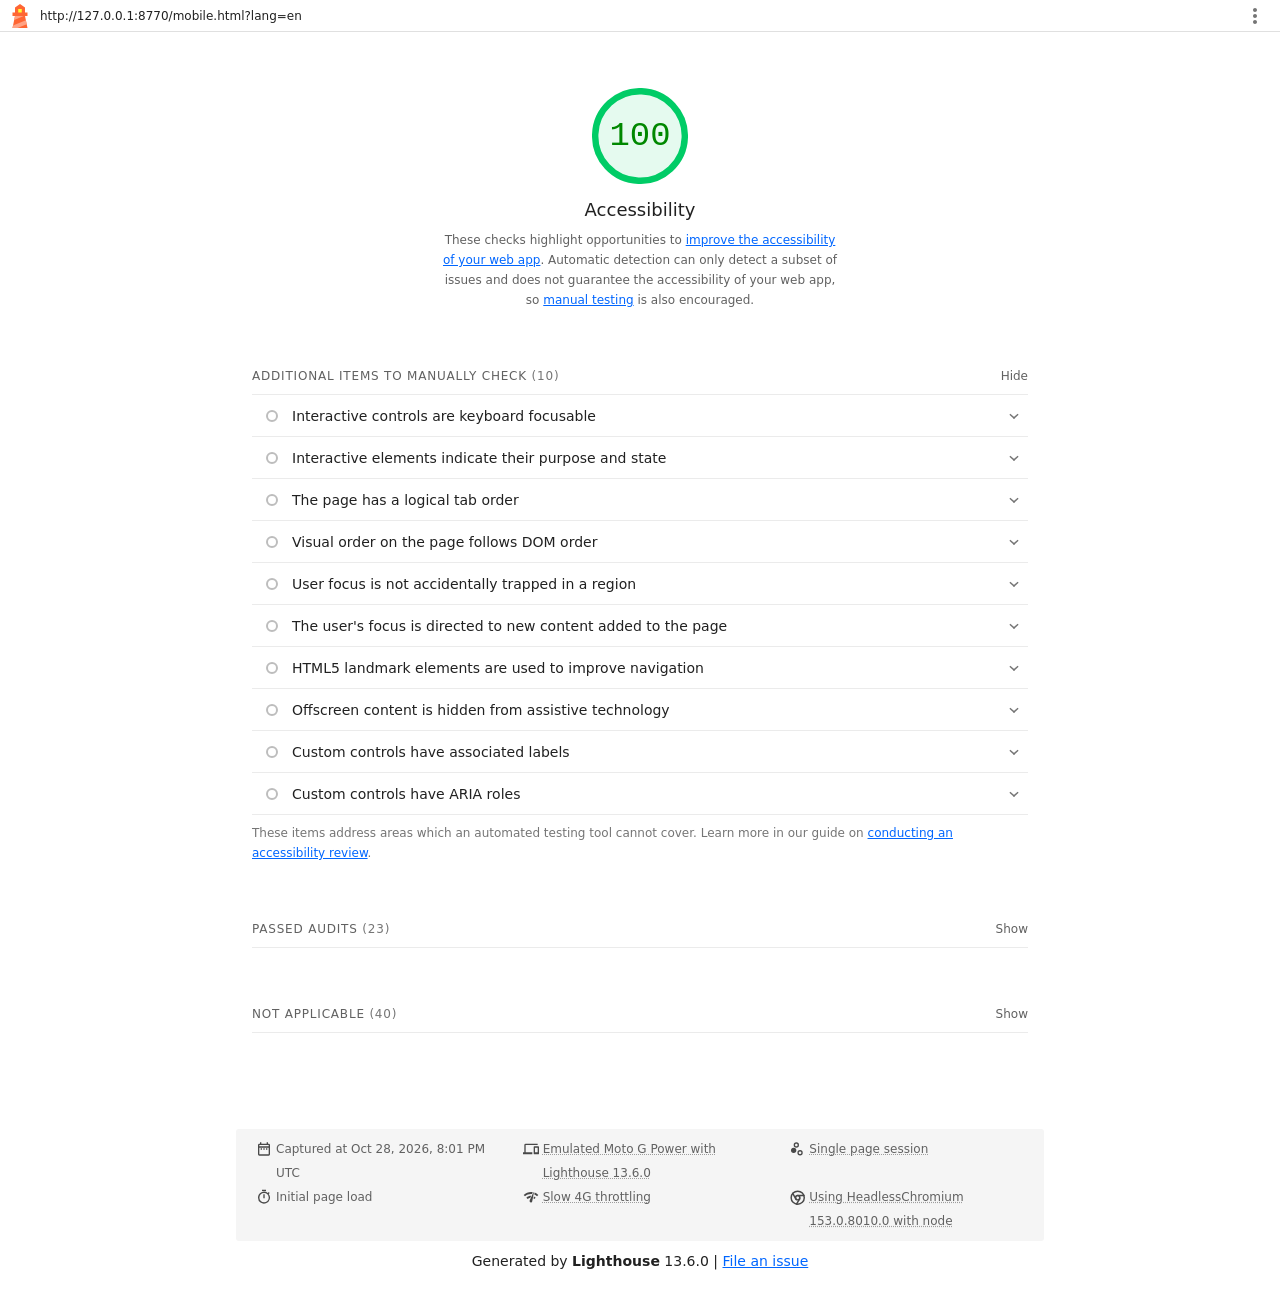
<file: docs/testing/lighthouse/mobile-en.html>
<!--
@license
Copyright 2018 Google LLC
SPDX-License-Identifier: Apache-2.0
-->
<!doctype html>
<html lang="en">
<head>
  <meta charset="utf-8">
  <meta name="viewport" content="width=device-width, initial-scale=1, minimum-scale=1">
  <link rel="icon" href='data:image/svg+xml;utf8,<svg fill="none" xmlns="http://www.w3.org/2000/svg" viewBox="0 0 48 48"><path d="m14 7 10-7 10 7v10h5v7h-5l5 24H9l5-24H9v-7h5V7Z" fill="%23F63"/><path d="M31.561 24H14l-1.689 8.105L31.561 24ZM18.983 48H9l1.022-4.907L35.723 32.27l1.663 7.98L18.983 48Z" fill="%23FFA385"/><path fill="%23FF3" d="M20.5 10h7v7h-7z"/></svg>'>
  <title>Lighthouse Report</title>
  <style>body {margin: 0}</style>
</head>
<body>
  <noscript>Lighthouse report requires JavaScript. Please enable.</noscript>

  <div id="lh-log"></div>

  <script>window.__LIGHTHOUSE_JSON__ = {"lighthouseVersion":"13.6.0","requestedUrl":"http://127.0.0.1:8770/mobile.html?lang=en","mainDocumentUrl":"http://127.0.0.1:8770/mobile.html?lang=en","finalDisplayedUrl":"http://127.0.0.1:8770/mobile.html?lang=en","finalUrl":"http://127.0.0.1:8770/mobile.html?lang=en","fetchTime":"2026-10-28T20:01:26.606Z","gatherMode":"navigation","runWarnings":[],"userAgent":"Mozilla/5.0 (X11; Linux x86_64) AppleWebKit/537.36 (KHTML, like Gecko) HeadlessChrome/153.0.8010.0 Safari/537.36","environment":{"networkUserAgent":"Mozilla/5.0 (Linux; Android 11; moto g power (2022)) AppleWebKit/537.36 (KHTML, like Gecko) Chrome/153.0.0.0 Mobile Safari/537.36","hostUserAgent":"Mozilla/5.0 (X11; Linux x86_64) AppleWebKit/537.36 (KHTML, like Gecko) HeadlessChrome/153.0.8010.0 Safari/537.36","benchmarkIndex":2785,"credits":{"axe-core":"4.14.0"}},"audits":{"accesskeys":{"id":"accesskeys","title":"`[accesskey]` values are unique","description":"Access keys let users quickly focus a part of the page. For proper navigation, each access key must be unique. [Learn more about access keys](https://dequeuniversity.com/rules/axe/4.14/accesskeys).","score":null,"scoreDisplayMode":"notApplicable"},"aria-allowed-attr":{"id":"aria-allowed-attr","title":"`[aria-*]` attributes match their roles","description":"Each ARIA `role` supports a specific subset of `aria-*` attributes. Mismatching these invalidates the `aria-*` attributes. [Learn how to match ARIA attributes to their roles](https://dequeuniversity.com/rules/axe/4.14/aria-allowed-attr).","score":1,"scoreDisplayMode":"binary","details":{"type":"table","headings":[{"key":"node","valueType":"node","subItemsHeading":{"key":"relatedNode","valueType":"node"},"label":"Failing Elements"}],"items":[]}},"aria-allowed-role":{"id":"aria-allowed-role","title":"Uses ARIA roles only on compatible elements","description":"Many HTML elements can only be assigned certain ARIA roles. Using ARIA roles where they are not allowed can interfere with the accessibility of the web page. [Learn more about ARIA roles](https://dequeuniversity.com/rules/axe/4.14/aria-allowed-role).","score":null,"scoreDisplayMode":"notApplicable"},"aria-command-name":{"id":"aria-command-name","title":"`button`, `link`, and `menuitem` elements have accessible names","description":"When an element doesn't have an accessible name, screen readers announce it with a generic name, making it unusable for users who rely on screen readers. [Learn how to make command elements more accessible](https://dequeuniversity.com/rules/axe/4.14/aria-command-name).","score":null,"scoreDisplayMode":"notApplicable"},"aria-conditional-attr":{"id":"aria-conditional-attr","title":"ARIA attributes are used as specified for the element's role","description":"Some ARIA attributes are only allowed on an element under certain conditions. [Learn more about conditional ARIA attributes](https://dequeuniversity.com/rules/axe/4.14/aria-conditional-attr).","score":1,"scoreDisplayMode":"binary","details":{"type":"table","headings":[{"key":"node","valueType":"node","subItemsHeading":{"key":"relatedNode","valueType":"node"},"label":"Failing Elements"}],"items":[]}},"aria-deprecated-role":{"id":"aria-deprecated-role","title":"Deprecated ARIA roles were not used","description":"Deprecated ARIA roles may not be processed correctly by assistive technology. [Learn more about deprecated ARIA roles](https://dequeuniversity.com/rules/axe/4.14/aria-deprecated-role).","score":1,"scoreDisplayMode":"binary","details":{"type":"table","headings":[{"key":"node","valueType":"node","subItemsHeading":{"key":"relatedNode","valueType":"node"},"label":"Failing Elements"}],"items":[]}},"aria-dialog-name":{"id":"aria-dialog-name","title":"Elements with `role=\"dialog\"` or `role=\"alertdialog\"` have accessible names.","description":"ARIA dialog elements without accessible names may prevent screen readers users from discerning the purpose of these elements. [Learn how to make ARIA dialog elements more accessible](https://dequeuniversity.com/rules/axe/4.14/aria-dialog-name).","score":null,"scoreDisplayMode":"notApplicable"},"aria-hidden-body":{"id":"aria-hidden-body","title":"`[aria-hidden=\"true\"]` is not present on the document `\u003cbody>`","description":"Assistive technologies, like screen readers, work inconsistently when `aria-hidden=\"true\"` is set on the document `\u003cbody>`. [Learn how `aria-hidden` affects the document body](https://dequeuniversity.com/rules/axe/4.14/aria-hidden-body).","score":1,"scoreDisplayMode":"binary","details":{"type":"table","headings":[{"key":"node","valueType":"node","subItemsHeading":{"key":"relatedNode","valueType":"node"},"label":"Failing Elements"}],"items":[]}},"aria-hidden-focus":{"id":"aria-hidden-focus","title":"`[aria-hidden=\"true\"]` elements do not contain focusable descendents","description":"Focusable descendents within an `[aria-hidden=\"true\"]` element prevent those interactive elements from being available to users of assistive technologies like screen readers. [Learn how `aria-hidden` affects focusable elements](https://dequeuniversity.com/rules/axe/4.14/aria-hidden-focus).","score":1,"scoreDisplayMode":"binary","details":{"type":"table","headings":[{"key":"node","valueType":"node","subItemsHeading":{"key":"relatedNode","valueType":"node"},"label":"Failing Elements"}],"items":[]}},"aria-input-field-name":{"id":"aria-input-field-name","title":"ARIA input fields have accessible names","description":"When an input field doesn't have an accessible name, screen readers announce it with a generic name, making it unusable for users who rely on screen readers. [Learn more about input field labels](https://dequeuniversity.com/rules/axe/4.14/aria-input-field-name).","score":null,"scoreDisplayMode":"notApplicable"},"aria-meter-name":{"id":"aria-meter-name","title":"ARIA `meter` elements have accessible names","description":"When a meter element doesn't have an accessible name, screen readers announce it with a generic name, making it unusable for users who rely on screen readers. [Learn how to name `meter` elements](https://dequeuniversity.com/rules/axe/4.14/aria-meter-name).","score":null,"scoreDisplayMode":"notApplicable"},"aria-progressbar-name":{"id":"aria-progressbar-name","title":"ARIA `progressbar` elements have accessible names","description":"When a `progressbar` element doesn't have an accessible name, screen readers announce it with a generic name, making it unusable for users who rely on screen readers. [Learn how to label `progressbar` elements](https://dequeuniversity.com/rules/axe/4.14/aria-progressbar-name).","score":null,"scoreDisplayMode":"notApplicable"},"aria-prohibited-attr":{"id":"aria-prohibited-attr","title":"Elements use only permitted ARIA attributes","description":"Using ARIA attributes in roles where they are prohibited can mean that important information is not communicated to users of assistive technologies. [Learn more about prohibited ARIA roles](https://dequeuniversity.com/rules/axe/4.14/aria-prohibited-attr).","score":1,"scoreDisplayMode":"binary","details":{"type":"table","headings":[{"key":"node","valueType":"node","subItemsHeading":{"key":"relatedNode","valueType":"node"},"label":"Failing Elements"}],"items":[]}},"aria-required-attr":{"id":"aria-required-attr","title":"`[role]`s have all required `[aria-*]` attributes","description":"Some ARIA roles have required attributes that describe the state of the element to screen readers. [Learn more about roles and required attributes](https://dequeuniversity.com/rules/axe/4.14/aria-required-attr).","score":1,"scoreDisplayMode":"binary","details":{"type":"table","headings":[{"key":"node","valueType":"node","subItemsHeading":{"key":"relatedNode","valueType":"node"},"label":"Failing Elements"}],"items":[]}},"aria-required-children":{"id":"aria-required-children","title":"Elements with an ARIA `[role]` that require children to contain a specific `[role]` have all required children.","description":"Some ARIA parent roles must contain specific child roles to perform their intended accessibility functions. [Learn more about roles and required children elements](https://dequeuniversity.com/rules/axe/4.14/aria-required-children).","score":null,"scoreDisplayMode":"notApplicable"},"aria-required-parent":{"id":"aria-required-parent","title":"`[role]`s are contained by their required parent element","description":"Some ARIA child roles must be contained by specific parent roles to properly perform their intended accessibility functions. [Learn more about ARIA roles and required parent element](https://dequeuniversity.com/rules/axe/4.14/aria-required-parent).","score":null,"scoreDisplayMode":"notApplicable"},"aria-roles":{"id":"aria-roles","title":"`[role]` values are valid","description":"ARIA roles must have valid values in order to perform their intended accessibility functions. [Learn more about valid ARIA roles](https://dequeuniversity.com/rules/axe/4.14/aria-roles).","score":1,"scoreDisplayMode":"binary","details":{"type":"table","headings":[{"key":"node","valueType":"node","subItemsHeading":{"key":"relatedNode","valueType":"node"},"label":"Failing Elements"}],"items":[]}},"aria-text":{"id":"aria-text","title":"Elements with the `role=text` attribute do not have focusable descendents.","description":"Adding `role=text` around a text node split by markup enables VoiceOver to treat it as one phrase, but the element's focusable descendents will not be announced. [Learn more about the `role=text` attribute](https://dequeuniversity.com/rules/axe/4.14/aria-text).","score":null,"scoreDisplayMode":"notApplicable"},"aria-toggle-field-name":{"id":"aria-toggle-field-name","title":"ARIA toggle fields have accessible names","description":"When a toggle field doesn't have an accessible name, screen readers announce it with a generic name, making it unusable for users who rely on screen readers. [Learn more about toggle fields](https://dequeuniversity.com/rules/axe/4.14/aria-toggle-field-name).","score":null,"scoreDisplayMode":"notApplicable"},"aria-tooltip-name":{"id":"aria-tooltip-name","title":"ARIA `tooltip` elements have accessible names","description":"When a tooltip element doesn't have an accessible name, screen readers announce it with a generic name, making it unusable for users who rely on screen readers. [Learn how to name `tooltip` elements](https://dequeuniversity.com/rules/axe/4.14/aria-tooltip-name).","score":null,"scoreDisplayMode":"notApplicable"},"aria-treeitem-name":{"id":"aria-treeitem-name","title":"ARIA `treeitem` elements have accessible names","description":"When a `treeitem` element doesn't have an accessible name, screen readers announce it with a generic name, making it unusable for users who rely on screen readers. [Learn more about labeling `treeitem` elements](https://dequeuniversity.com/rules/axe/4.14/aria-treeitem-name).","score":null,"scoreDisplayMode":"notApplicable"},"aria-valid-attr-value":{"id":"aria-valid-attr-value","title":"`[aria-*]` attributes have valid values","description":"Assistive technologies, like screen readers, can't interpret ARIA attributes with invalid values. [Learn more about valid values for ARIA attributes](https://dequeuniversity.com/rules/axe/4.14/aria-valid-attr-value).","score":1,"scoreDisplayMode":"binary","details":{"type":"table","headings":[{"key":"node","valueType":"node","subItemsHeading":{"key":"relatedNode","valueType":"node"},"label":"Failing Elements"}],"items":[]}},"aria-valid-attr":{"id":"aria-valid-attr","title":"`[aria-*]` attributes are valid and not misspelled","description":"Assistive technologies, like screen readers, can't interpret ARIA attributes with invalid names. [Learn more about valid ARIA attributes](https://dequeuniversity.com/rules/axe/4.14/aria-valid-attr).","score":1,"scoreDisplayMode":"binary","details":{"type":"table","headings":[{"key":"node","valueType":"node","subItemsHeading":{"key":"relatedNode","valueType":"node"},"label":"Failing Elements"}],"items":[]}},"button-name":{"id":"button-name","title":"Buttons have an accessible name","description":"When a button doesn't have an accessible name, screen readers announce it as \"button\", making it unusable for users who rely on screen readers. [Learn how to make buttons more accessible](https://dequeuniversity.com/rules/axe/4.14/button-name).","score":1,"scoreDisplayMode":"binary","details":{"type":"table","headings":[{"key":"node","valueType":"node","subItemsHeading":{"key":"relatedNode","valueType":"node"},"label":"Failing Elements"}],"items":[]}},"bypass":{"id":"bypass","title":"The page contains a heading, skip link, or landmark region","description":"Adding ways to bypass repetitive content lets keyboard users navigate the page more efficiently. [Learn more about bypass blocks](https://dequeuniversity.com/rules/axe/4.14/bypass).","score":null,"scoreDisplayMode":"notApplicable"},"color-contrast":{"id":"color-contrast","title":"Background and foreground colors have a sufficient contrast ratio","description":"Low-contrast text is difficult or impossible for many users to read. [Learn how to provide sufficient color contrast](https://dequeuniversity.com/rules/axe/4.14/color-contrast).","score":1,"scoreDisplayMode":"binary","details":{"type":"table","headings":[{"key":"node","valueType":"node","subItemsHeading":{"key":"relatedNode","valueType":"node"},"label":"Failing Elements"}],"items":[]}},"definition-list":{"id":"definition-list","title":"`\u003cdl>`'s contain only properly-ordered `\u003cdt>` and `\u003cdd>` groups, `\u003cscript>`, `\u003ctemplate>` or `\u003cdiv>` elements.","description":"When definition lists are not properly marked up, screen readers may produce confusing or inaccurate output. [Learn how to structure definition lists correctly](https://dequeuniversity.com/rules/axe/4.14/definition-list).","score":null,"scoreDisplayMode":"notApplicable"},"dlitem":{"id":"dlitem","title":"Definition list items are wrapped in `\u003cdl>` elements","description":"Definition list items (`\u003cdt>` and `\u003cdd>`) must be wrapped in a parent `\u003cdl>` element to ensure that screen readers can properly announce them. [Learn how to structure definition lists correctly](https://dequeuniversity.com/rules/axe/4.14/dlitem).","score":null,"scoreDisplayMode":"notApplicable"},"document-title":{"id":"document-title","title":"Document has a `\u003ctitle>` element","description":"The title gives screen reader users an overview of the page, and search engine users rely on it heavily to determine if a page is relevant to their search. [Learn more about document titles](https://dequeuniversity.com/rules/axe/4.14/document-title).","score":1,"scoreDisplayMode":"binary","details":{"type":"table","headings":[{"key":"node","valueType":"node","subItemsHeading":{"key":"relatedNode","valueType":"node"},"label":"Failing Elements"}],"items":[]}},"duplicate-id-aria":{"id":"duplicate-id-aria","title":"ARIA IDs are unique","description":"The value of an ARIA ID must be unique to prevent other instances from being overlooked by assistive technologies. [Learn how to fix duplicate ARIA IDs](https://dequeuniversity.com/rules/axe/4.14/duplicate-id-aria).","score":null,"scoreDisplayMode":"notApplicable"},"empty-heading":{"id":"empty-heading","title":"All heading elements contain content.","description":"A heading with no content or inaccessible text prevent screen reader users from accessing information on the page's structure. [Learn more about headings](https://dequeuniversity.com/rules/axe/4.14/empty-heading).","score":null,"scoreDisplayMode":"notApplicable"},"form-field-multiple-labels":{"id":"form-field-multiple-labels","title":"No form fields have multiple labels","description":"Form fields with multiple labels can be confusingly announced by assistive technologies like screen readers which use either the first, the last, or all of the labels. [Learn how to use form labels](https://dequeuniversity.com/rules/axe/4.14/form-field-multiple-labels).","score":null,"scoreDisplayMode":"notApplicable"},"frame-title":{"id":"frame-title","title":"`\u003cframe>` or `\u003ciframe>` elements have a title","description":"Screen reader users rely on frame titles to describe the contents of frames. [Learn more about frame titles](https://dequeuniversity.com/rules/axe/4.14/frame-title).","score":null,"scoreDisplayMode":"notApplicable"},"heading-order":{"id":"heading-order","title":"Heading elements appear in a sequentially-descending order","description":"Properly ordered headings that do not skip levels convey the semantic structure of the page, making it easier to navigate and understand when using assistive technologies. [Learn more about heading order](https://dequeuniversity.com/rules/axe/4.14/heading-order).","score":1,"scoreDisplayMode":"binary","details":{"type":"table","headings":[{"key":"node","valueType":"node","subItemsHeading":{"key":"relatedNode","valueType":"node"},"label":"Failing Elements"}],"items":[]}},"html-has-lang":{"id":"html-has-lang","title":"`\u003chtml>` element has a `[lang]` attribute","description":"If a page doesn't specify a `lang` attribute, a screen reader assumes that the page is in the default language that the user chose when setting up the screen reader. If the page isn't actually in the default language, then the screen reader might not announce the page's text correctly. [Learn more about the `lang` attribute](https://dequeuniversity.com/rules/axe/4.14/html-has-lang).","score":1,"scoreDisplayMode":"binary","details":{"type":"table","headings":[{"key":"node","valueType":"node","subItemsHeading":{"key":"relatedNode","valueType":"node"},"label":"Failing Elements"}],"items":[]}},"html-lang-valid":{"id":"html-lang-valid","title":"`\u003chtml>` element has a valid value for its `[lang]` attribute","description":"Specifying a valid [BCP 47 language](https://www.w3.org/International/questions/qa-choosing-language-tags#question) helps screen readers announce text properly. [Learn how to use the `lang` attribute](https://dequeuniversity.com/rules/axe/4.14/html-lang-valid).","score":1,"scoreDisplayMode":"binary","details":{"type":"table","headings":[{"key":"node","valueType":"node","subItemsHeading":{"key":"relatedNode","valueType":"node"},"label":"Failing Elements"}],"items":[]}},"html-xml-lang-mismatch":{"id":"html-xml-lang-mismatch","title":"`\u003chtml>` element has an `[xml:lang]` attribute with the same base language as the `[lang]` attribute.","description":"If the webpage does not specify a consistent language, then the screen reader might not announce the page's text correctly. [Learn more about the `lang` attribute](https://dequeuniversity.com/rules/axe/4.14/html-xml-lang-mismatch).","score":null,"scoreDisplayMode":"notApplicable"},"identical-links-same-purpose":{"id":"identical-links-same-purpose","title":"Identical links have the same purpose.","description":"Links with the same destination should have the same description, to help users understand the link's purpose and decide whether to follow it. [Learn more about identical links](https://dequeuniversity.com/rules/axe/4.14/identical-links-same-purpose).","score":null,"scoreDisplayMode":"notApplicable"},"image-alt":{"id":"image-alt","title":"Image elements have `[alt]` attributes","description":"Informative elements should aim for short, descriptive alternate text. Decorative elements can be ignored with an empty alt attribute. [Learn more about the `alt` attribute](https://dequeuniversity.com/rules/axe/4.14/image-alt).","score":1,"scoreDisplayMode":"binary","details":{"type":"table","headings":[{"key":"node","valueType":"node","subItemsHeading":{"key":"relatedNode","valueType":"node"},"label":"Failing Elements"}],"items":[]}},"image-redundant-alt":{"id":"image-redundant-alt","title":"Image elements do not have `[alt]` attributes that are redundant text.","description":"Informative elements should aim for short, descriptive alternative text. Alternative text that is exactly the same as the text adjacent to the link or image is potentially confusing for screen reader users, because the text will be read twice. [Learn more about the `alt` attribute](https://dequeuniversity.com/rules/axe/4.14/image-redundant-alt).","score":null,"scoreDisplayMode":"notApplicable"},"input-button-name":{"id":"input-button-name","title":"Input buttons have discernible text.","description":"Adding discernable and accessible text to input buttons may help screen reader users understand the purpose of the input button. [Learn more about input buttons](https://dequeuniversity.com/rules/axe/4.14/input-button-name).","score":null,"scoreDisplayMode":"notApplicable"},"input-image-alt":{"id":"input-image-alt","title":"`\u003cinput type=\"image\">` elements have `[alt]` text","description":"When an image is being used as an `\u003cinput>` button, providing alternative text can help screen reader users understand the purpose of the button. [Learn about input image alt text](https://dequeuniversity.com/rules/axe/4.14/input-image-alt).","score":null,"scoreDisplayMode":"notApplicable"},"label-content-name-mismatch":{"id":"label-content-name-mismatch","title":"Elements with visible text labels have matching accessible names.","description":"Visible text labels that do not match the accessible name can result in a confusing experience for screen reader users. [Learn more about accessible names](https://dequeuniversity.com/rules/axe/4.14/label-content-name-mismatch).","score":null,"scoreDisplayMode":"notApplicable"},"label":{"id":"label","title":"Form elements have associated labels","description":"Labels ensure that form controls are announced properly by assistive technologies, like screen readers. [Learn more about form element labels](https://dequeuniversity.com/rules/axe/4.14/label).","score":null,"scoreDisplayMode":"notApplicable"},"landmark-one-main":{"id":"landmark-one-main","title":"Document has a main landmark.","description":"One main landmark helps screen reader users navigate a web page. [Learn more about landmarks](https://dequeuniversity.com/rules/axe/4.14/landmark-one-main).","score":1,"scoreDisplayMode":"binary","details":{"type":"table","headings":[{"key":"node","valueType":"node","subItemsHeading":{"key":"relatedNode","valueType":"node"},"label":"Failing Elements"}],"items":[]}},"link-name":{"id":"link-name","title":"Links have a discernible name","description":"Link text (and alternate text for images, when used as links) that is discernible, unique, and focusable improves the navigation experience for screen reader users. [Learn how to make links accessible](https://dequeuniversity.com/rules/axe/4.14/link-name).","score":1,"scoreDisplayMode":"binary","details":{"type":"table","headings":[{"key":"node","valueType":"node","subItemsHeading":{"key":"relatedNode","valueType":"node"},"label":"Failing Elements"}],"items":[]}},"link-in-text-block":{"id":"link-in-text-block","title":"Links are distinguishable without relying on color.","description":"Low-contrast text is difficult or impossible for many users to read. Link text that is discernible improves the experience for users with low vision. [Learn how to make links distinguishable](https://dequeuniversity.com/rules/axe/4.14/link-in-text-block).","score":null,"scoreDisplayMode":"notApplicable"},"list":{"id":"list","title":"Lists contain only `\u003cli>` elements and script supporting elements (`\u003cscript>` and `\u003ctemplate>`).","description":"Screen readers have a specific way of announcing lists. Ensuring proper list structure aids screen reader output. [Learn more about proper list structure](https://dequeuniversity.com/rules/axe/4.14/list).","score":null,"scoreDisplayMode":"notApplicable"},"listitem":{"id":"listitem","title":"List items (`\u003cli>`) are contained within `\u003cul>`, `\u003col>` or `\u003cmenu>` parent elements","description":"Screen readers require list items (`\u003cli>`) to be contained within a parent `\u003cul>`, `\u003col>` or `\u003cmenu>` to be announced properly. [Learn more about proper list structure](https://dequeuniversity.com/rules/axe/4.14/listitem).","score":null,"scoreDisplayMode":"notApplicable"},"meta-refresh":{"id":"meta-refresh","title":"The document does not use `\u003cmeta http-equiv=\"refresh\">`","description":"Users do not expect a page to refresh automatically, and doing so will move focus back to the top of the page. This may create a frustrating or confusing experience. [Learn more about the refresh meta tag](https://dequeuniversity.com/rules/axe/4.14/meta-refresh).","score":null,"scoreDisplayMode":"notApplicable"},"meta-viewport":{"id":"meta-viewport","title":"`[user-scalable=\"no\"]` is not used in the `\u003cmeta name=\"viewport\">` element and the `[maximum-scale]` attribute is not less than 5.","description":"Disabling zooming is problematic for users with low vision who rely on screen magnification to properly see the contents of a web page. [Learn more about the viewport meta tag](https://dequeuniversity.com/rules/axe/4.14/meta-viewport).","score":1,"scoreDisplayMode":"binary","details":{"type":"table","headings":[{"key":"node","valueType":"node","subItemsHeading":{"key":"relatedNode","valueType":"node"},"label":"Failing Elements"}],"items":[]}},"object-alt":{"id":"object-alt","title":"`\u003cobject>` elements have alternate text","description":"Screen readers cannot translate non-text content. Adding alternate text to `\u003cobject>` elements helps screen readers convey meaning to users. [Learn more about alt text for `object` elements](https://dequeuniversity.com/rules/axe/4.14/object-alt).","score":null,"scoreDisplayMode":"notApplicable"},"select-name":{"id":"select-name","title":"Select elements have associated label elements.","description":"Form elements without effective labels can create frustrating experiences for screen reader users. [Learn more about the `select` element](https://dequeuniversity.com/rules/axe/4.14/select-name).","score":1,"scoreDisplayMode":"binary","details":{"type":"table","headings":[{"key":"node","valueType":"node","subItemsHeading":{"key":"relatedNode","valueType":"node"},"label":"Failing Elements"}],"items":[]}},"skip-link":{"id":"skip-link","title":"Skip links are focusable.","description":"Including a skip link can help users skip to the main content to save time. [Learn more about skip links](https://dequeuniversity.com/rules/axe/4.14/skip-link).","score":1,"scoreDisplayMode":"binary","details":{"type":"table","headings":[{"key":"node","valueType":"node","subItemsHeading":{"key":"relatedNode","valueType":"node"},"label":"Failing Elements"}],"items":[]}},"tabindex":{"id":"tabindex","title":"No element has a `[tabindex]` value greater than 0","description":"A value greater than 0 implies an explicit navigation ordering. Although technically valid, this often creates frustrating experiences for users who rely on assistive technologies. [Learn more about the `tabindex` attribute](https://dequeuniversity.com/rules/axe/4.14/tabindex).","score":null,"scoreDisplayMode":"notApplicable"},"table-duplicate-name":{"id":"table-duplicate-name","title":"Tables have different content in the summary attribute and `\u003ccaption>`.","description":"The summary attribute should describe the table structure, while `\u003ccaption>` should have the onscreen title. Accurate table mark-up helps users of screen readers. [Learn more about summary and caption](https://dequeuniversity.com/rules/axe/4.14/table-duplicate-name).","score":null,"scoreDisplayMode":"notApplicable"},"table-fake-caption":{"id":"table-fake-caption","title":"Tables use `\u003ccaption>` instead of cells with the `[colspan]` attribute to indicate a caption.","description":"Screen readers have features to make navigating tables easier. Ensuring that tables use the actual caption element instead of cells with the `[colspan]` attribute may improve the experience for screen reader users. [Learn more about captions](https://dequeuniversity.com/rules/axe/4.14/table-fake-caption).","score":null,"scoreDisplayMode":"notApplicable"},"target-size":{"id":"target-size","title":"Touch targets have sufficient size and spacing.","description":"Touch targets with sufficient size and spacing help users who may have difficulty targeting small controls to activate the targets. [Learn more about touch targets](https://dequeuniversity.com/rules/axe/4.14/target-size).","score":1,"scoreDisplayMode":"binary","details":{"type":"table","headings":[{"key":"node","valueType":"node","subItemsHeading":{"key":"relatedNode","valueType":"node"},"label":"Failing Elements"}],"items":[]}},"td-has-header":{"id":"td-has-header","title":"`\u003ctd>` elements in a large `\u003ctable>` have one or more table headers.","description":"Screen readers have features to make navigating tables easier. Ensuring that `\u003ctd>` elements in a large table (3 or more cells in width and height) have an associated table header may improve the experience for screen reader users. [Learn more about table headers](https://dequeuniversity.com/rules/axe/4.14/td-has-header).","score":null,"scoreDisplayMode":"notApplicable"},"td-headers-attr":{"id":"td-headers-attr","title":"Cells in a `\u003ctable>` element that use the `[headers]` attribute refer to table cells within the same table.","description":"Screen readers have features to make navigating tables easier. Ensuring `\u003ctd>` cells using the `[headers]` attribute only refer to other cells in the same table may improve the experience for screen reader users. [Learn more about the `headers` attribute](https://dequeuniversity.com/rules/axe/4.14/td-headers-attr).","score":null,"scoreDisplayMode":"notApplicable"},"th-has-data-cells":{"id":"th-has-data-cells","title":"`\u003cth>` elements and elements with `[role=\"columnheader\"/\"rowheader\"]` have data cells they describe.","description":"Screen readers have features to make navigating tables easier. Ensuring table headers always refer to some set of cells may improve the experience for screen reader users. [Learn more about table headers](https://dequeuniversity.com/rules/axe/4.14/th-has-data-cells).","score":null,"scoreDisplayMode":"notApplicable"},"valid-lang":{"id":"valid-lang","title":"`[lang]` attributes have a valid value","description":"Specifying a valid [BCP 47 language](https://www.w3.org/International/questions/qa-choosing-language-tags#question) on elements helps ensure that text is pronounced correctly by a screen reader. [Learn how to use the `lang` attribute](https://dequeuniversity.com/rules/axe/4.14/valid-lang).","score":null,"scoreDisplayMode":"notApplicable"},"video-caption":{"id":"video-caption","title":"`\u003cvideo>` elements contain a `\u003ctrack>` element with `[kind=\"captions\"]`","description":"When a video provides a caption it is easier for deaf and hearing impaired users to access its information. [Learn more about video captions](https://dequeuniversity.com/rules/axe/4.14/video-caption).","score":null,"scoreDisplayMode":"notApplicable"},"custom-controls-labels":{"id":"custom-controls-labels","title":"Custom controls have associated labels","description":"Custom interactive controls have associated labels, provided by aria-label or aria-labelledby. [Learn more about custom controls and labels](https://developer.chrome.com/docs/lighthouse/accessibility/custom-controls-labels/).","score":null,"scoreDisplayMode":"manual"},"custom-controls-roles":{"id":"custom-controls-roles","title":"Custom controls have ARIA roles","description":"Custom interactive controls have appropriate ARIA roles. [Learn how to add roles to custom controls](https://developer.chrome.com/docs/lighthouse/accessibility/custom-control-roles/).","score":null,"scoreDisplayMode":"manual"},"focus-traps":{"id":"focus-traps","title":"User focus is not accidentally trapped in a region","description":"A user can tab into and out of any control or region without accidentally trapping their focus. [Learn how to avoid focus traps](https://developer.chrome.com/docs/lighthouse/accessibility/focus-traps/).","score":null,"scoreDisplayMode":"manual"},"focusable-controls":{"id":"focusable-controls","title":"Interactive controls are keyboard focusable","description":"Custom interactive controls are keyboard focusable and display a focus indicator. [Learn how to make custom controls focusable](https://developer.chrome.com/docs/lighthouse/accessibility/focusable-controls/).","score":null,"scoreDisplayMode":"manual"},"interactive-element-affordance":{"id":"interactive-element-affordance","title":"Interactive elements indicate their purpose and state","description":"Interactive elements, such as links and buttons, should indicate their state and be distinguishable from non-interactive elements. [Learn how to decorate interactive elements with affordance hints](https://developer.chrome.com/docs/lighthouse/accessibility/interactive-element-affordance/).","score":null,"scoreDisplayMode":"manual"},"logical-tab-order":{"id":"logical-tab-order","title":"The page has a logical tab order","description":"Tabbing through the page follows the visual layout. Users cannot focus elements that are offscreen. [Learn more about logical tab ordering](https://developer.chrome.com/docs/lighthouse/accessibility/logical-tab-order/).","score":null,"scoreDisplayMode":"manual"},"managed-focus":{"id":"managed-focus","title":"The user's focus is directed to new content added to the page","description":"If new content, such as a dialog, is added to the page, the user's focus is directed to it. [Learn how to direct focus to new content](https://developer.chrome.com/docs/lighthouse/accessibility/managed-focus/).","score":null,"scoreDisplayMode":"manual"},"offscreen-content-hidden":{"id":"offscreen-content-hidden","title":"Offscreen content is hidden from assistive technology","description":"Offscreen content is hidden with display: none or aria-hidden=true. [Learn how to properly hide offscreen content](https://developer.chrome.com/docs/lighthouse/accessibility/offscreen-content-hidden/).","score":null,"scoreDisplayMode":"manual"},"use-landmarks":{"id":"use-landmarks","title":"HTML5 landmark elements are used to improve navigation","description":"Landmark elements (`\u003cmain>`, `\u003cnav>`, etc.) are used to improve the keyboard navigation of the page for assistive technology. [Learn more about landmark elements](https://developer.chrome.com/docs/lighthouse/accessibility/use-landmarks/).","score":null,"scoreDisplayMode":"manual"},"visual-order-follows-dom":{"id":"visual-order-follows-dom","title":"Visual order on the page follows DOM order","description":"DOM order matches the visual order, improving navigation for assistive technology. [Learn more about DOM and visual ordering](https://developer.chrome.com/docs/lighthouse/accessibility/visual-order-follows-dom/).","score":null,"scoreDisplayMode":"manual"},"autocomplete-valid":{"id":"autocomplete-valid","title":"`autocomplete` attributes are used correctly","description":"The `autocomplete` attribute values must be valid and correctly applied for screen readers to function correctly. [Learn more about valid autocomplete values](https://dequeuniversity.com/rules/axe/4.14/autocomplete-valid).","score":null,"scoreDisplayMode":"notApplicable"},"presentation-role-conflict":{"id":"presentation-role-conflict","title":"Elements with `role=\"none\"` or `role=\"presentation\"` do not have conflicts","description":"There are certain cases where the semantic role of an element with `role=\"none\"` or `role=\"presentation\"` does not resolve to none or presentation. To ensure the element remains removed from the accessibility tree, you should not add any global ARIA attributes to the element or make it focusable. [Learn more about presentation role conflict](https://dequeuniversity.com/rules/axe/4.14/presentation-role-conflict).","score":null,"scoreDisplayMode":"notApplicable"},"svg-img-alt":{"id":"svg-img-alt","title":"SVG elements with an `img` role have an accessible text alternative","description":"Ensures SVG elements with an `img`, `graphics-document` or `graphics-symbol` role have an accessible text alternative. [Learn more about SVG alt text](https://dequeuniversity.com/rules/axe/4.14/svg-img-alt).","score":null,"scoreDisplayMode":"notApplicable"}},"configSettings":{"output":["html","json"],"maxWaitForFcp":30000,"maxWaitForLoad":45000,"pauseAfterFcpMs":1000,"pauseAfterLoadMs":1000,"networkQuietThresholdMs":1000,"cpuQuietThresholdMs":1000,"formFactor":"mobile","throttling":{"rttMs":150,"throughputKbps":1638.4,"requestLatencyMs":562.5,"downloadThroughputKbps":1474.5600000000002,"uploadThroughputKbps":675,"cpuSlowdownMultiplier":4},"throttlingMethod":"simulate","screenEmulation":{"mobile":true,"width":390,"height":844,"deviceScaleFactor":1,"disabled":false},"emulatedUserAgent":"Mozilla/5.0 (Linux; Android 11; moto g power (2022)) AppleWebKit/537.36 (KHTML, like Gecko) Chrome/136.0.0.0 Mobile Safari/537.36","auditMode":false,"gatherMode":false,"clearStorageTypes":["file_systems","shader_cache","service_workers","cache_storage"],"disableStorageReset":false,"debugNavigation":false,"channel":"node","usePassiveGathering":false,"disableFullPageScreenshot":false,"skipAboutBlank":false,"blankPage":"about:blank","ignoreStatusCode":false,"locale":"en-US","blockedUrlPatterns":null,"additionalTraceCategories":null,"extraHeaders":null,"precomputedLanternData":null,"onlyAudits":null,"onlyCategories":["accessibility"],"skipAudits":null},"categories":{"accessibility":{"title":"Accessibility","description":"These checks highlight opportunities to [improve the accessibility of your web app](https://developer.chrome.com/docs/lighthouse/accessibility/). Automatic detection can only detect a subset of issues and does not guarantee the accessibility of your web app, so [manual testing](https://web.dev/articles/how-to-review) is also encouraged.","manualDescription":"These items address areas which an automated testing tool cannot cover. Learn more in our guide on [conducting an accessibility review](https://web.dev/articles/how-to-review).","supportedModes":["navigation","snapshot"],"auditRefs":[{"id":"accesskeys","weight":0,"group":"a11y-navigation"},{"id":"aria-allowed-attr","weight":10,"group":"a11y-aria"},{"id":"aria-command-name","weight":0,"group":"a11y-aria"},{"id":"aria-conditional-attr","weight":7,"group":"a11y-aria"},{"id":"aria-deprecated-role","weight":1,"group":"a11y-aria"},{"id":"aria-dialog-name","weight":0,"group":"a11y-aria"},{"id":"aria-hidden-body","weight":10,"group":"a11y-aria"},{"id":"aria-hidden-focus","weight":7,"group":"a11y-aria"},{"id":"aria-input-field-name","weight":0,"group":"a11y-aria"},{"id":"aria-meter-name","weight":0,"group":"a11y-aria"},{"id":"aria-progressbar-name","weight":0,"group":"a11y-aria"},{"id":"aria-prohibited-attr","weight":7,"group":"a11y-aria"},{"id":"aria-required-attr","weight":10,"group":"a11y-aria"},{"id":"aria-required-children","weight":0,"group":"a11y-aria"},{"id":"aria-required-parent","weight":0,"group":"a11y-aria"},{"id":"aria-roles","weight":10,"group":"a11y-aria"},{"id":"aria-text","weight":0,"group":"a11y-aria"},{"id":"aria-toggle-field-name","weight":0,"group":"a11y-aria"},{"id":"aria-tooltip-name","weight":0,"group":"a11y-aria"},{"id":"aria-treeitem-name","weight":0,"group":"a11y-aria"},{"id":"aria-valid-attr-value","weight":10,"group":"a11y-aria"},{"id":"aria-valid-attr","weight":10,"group":"a11y-aria"},{"id":"button-name","weight":10,"group":"a11y-names-labels"},{"id":"bypass","weight":0,"group":"a11y-navigation"},{"id":"color-contrast","weight":7,"group":"a11y-color-contrast"},{"id":"definition-list","weight":0,"group":"a11y-tables-lists"},{"id":"dlitem","weight":0,"group":"a11y-tables-lists"},{"id":"document-title","weight":7,"group":"a11y-names-labels"},{"id":"duplicate-id-aria","weight":0,"group":"a11y-aria"},{"id":"form-field-multiple-labels","weight":0,"group":"a11y-names-labels"},{"id":"frame-title","weight":0,"group":"a11y-names-labels"},{"id":"heading-order","weight":3,"group":"a11y-navigation"},{"id":"html-has-lang","weight":7,"group":"a11y-language"},{"id":"html-lang-valid","weight":7,"group":"a11y-language"},{"id":"html-xml-lang-mismatch","weight":0,"group":"a11y-language"},{"id":"image-alt","weight":10,"group":"a11y-names-labels"},{"id":"input-button-name","weight":0,"group":"a11y-names-labels"},{"id":"input-image-alt","weight":0,"group":"a11y-names-labels"},{"id":"label","weight":0,"group":"a11y-names-labels"},{"id":"link-in-text-block","weight":0,"group":"a11y-color-contrast"},{"id":"link-name","weight":7,"group":"a11y-names-labels"},{"id":"list","weight":0,"group":"a11y-tables-lists"},{"id":"listitem","weight":0,"group":"a11y-tables-lists"},{"id":"meta-refresh","weight":0,"group":"a11y-best-practices"},{"id":"meta-viewport","weight":10,"group":"a11y-best-practices"},{"id":"object-alt","weight":0,"group":"a11y-names-labels"},{"id":"select-name","weight":10,"group":"a11y-names-labels"},{"id":"skip-link","weight":3,"group":"a11y-names-labels"},{"id":"tabindex","weight":0,"group":"a11y-navigation"},{"id":"target-size","weight":7,"group":"a11y-best-practices"},{"id":"td-headers-attr","weight":0,"group":"a11y-tables-lists"},{"id":"th-has-data-cells","weight":0,"group":"a11y-tables-lists"},{"id":"valid-lang","weight":0,"group":"a11y-language"},{"id":"video-caption","weight":0,"group":"a11y-audio-video"},{"id":"landmark-one-main","weight":3,"group":"a11y-best-practices"},{"id":"autocomplete-valid","weight":0,"group":"a11y-best-practices"},{"id":"presentation-role-conflict","weight":0,"group":"a11y-best-practices"},{"id":"svg-img-alt","weight":0,"group":"a11y-best-practices"},{"id":"focusable-controls","weight":0},{"id":"interactive-element-affordance","weight":0},{"id":"logical-tab-order","weight":0},{"id":"visual-order-follows-dom","weight":0},{"id":"focus-traps","weight":0},{"id":"managed-focus","weight":0},{"id":"use-landmarks","weight":0},{"id":"offscreen-content-hidden","weight":0},{"id":"custom-controls-labels","weight":0},{"id":"custom-controls-roles","weight":0},{"id":"table-duplicate-name","weight":0,"group":"a11y-best-practices"},{"id":"empty-heading","weight":0,"group":"a11y-best-practices"},{"id":"aria-allowed-role","weight":0,"group":"a11y-best-practices"},{"id":"image-redundant-alt","weight":0,"group":"a11y-names-labels"},{"id":"identical-links-same-purpose","weight":0,"group":"a11y-best-practices"},{"id":"label-content-name-mismatch","weight":0,"group":"hidden"},{"id":"table-fake-caption","weight":0,"group":"hidden"},{"id":"td-has-header","weight":0,"group":"hidden"}],"id":"accessibility","score":1}},"categoryGroups":{"metrics":{"title":"Metrics"},"insights":{"title":"Insights","description":"These insights are also available in the Chrome DevTools Performance Panel - [record a trace](https://developer.chrome.com/docs/devtools/performance/reference) to view more detailed information."},"diagnostics":{"title":"Diagnostics","description":"More information about the performance of your application. These numbers don't [directly affect](https://developer.chrome.com/docs/lighthouse/performance/performance-scoring/) the Performance score."},"a11y-best-practices":{"title":"Best practices","description":"These items highlight common accessibility best practices."},"a11y-color-contrast":{"title":"Contrast","description":"These are opportunities to improve the legibility of your content."},"a11y-names-labels":{"title":"Names and labels","description":"These are opportunities to improve the semantics of the controls in your application. This may enhance the experience for users of assistive technology, like a screen reader."},"a11y-navigation":{"title":"Navigation","description":"These are opportunities to improve keyboard navigation in your application."},"a11y-aria":{"title":"ARIA","description":"These are opportunities to improve the usage of ARIA in your application which may enhance the experience for users of assistive technology, like a screen reader."},"a11y-language":{"title":"Internationalization and localization","description":"These are opportunities to improve the interpretation of your content by users in different locales."},"a11y-audio-video":{"title":"Audio and video","description":"These are opportunities to provide alternative content for audio and video. This may improve the experience for users with hearing or vision impairments."},"a11y-tables-lists":{"title":"Tables and lists","description":"These are opportunities to improve the experience of reading tabular or list data using assistive technology, like a screen reader."},"seo-mobile":{"title":"Mobile Friendly","description":"Make sure your pages are mobile friendly so users don’t have to pinch or zoom in order to read the content pages. [Learn how to make pages mobile-friendly](https://developers.google.com/search/mobile-sites/)."},"seo-content":{"title":"Content Best Practices","description":"Format your HTML in a way that enables crawlers to better understand your app’s content."},"seo-crawl":{"title":"Crawling and Indexing","description":"To appear in search results, crawlers need access to your app."},"best-practices-trust-safety":{"title":"Trust and Safety"},"best-practices-ux":{"title":"User Experience"},"best-practices-browser-compat":{"title":"Browser Compatibility"},"best-practices-general":{"title":"General"},"webmcp":{"title":"WebMCP","description":"Audits validating WebMCP integration."},"agent-accessibility":{"title":"Agent Accessibility","description":"These audits highlight best practices for improving the accessibility of the website for AI agents."},"agent-discoverability":{"title":"Agent Discoverability","description":"These audits validate that websites expose discoverable resources, documentation, and catalogs for AI agents."},"hidden":{"title":""}},"stackPacks":[],"entities":[{"name":"127.0.0.1","origins":["http://127.0.0.1:8770"],"isFirstParty":true,"isUnrecognized":true}],"fullPageScreenshot":{"screenshot":{"data":"[data-uri]","width":390,"height":913},"nodes":{}},"timing":{"entries":[{"startTime":12139.5,"name":"lh:config","duration":136.06,"entryType":"measure"},{"startTime":12140.15,"name":"lh:config:resolveArtifactsToDefns","duration":1.06,"entryType":"measure"},{"startTime":12275.62,"name":"lh:runner:gather","duration":4711.63,"entryType":"measure"},{"startTime":12320.86,"name":"lh:driver:connect","duration":4.37,"entryType":"measure"},{"startTime":12325.26,"name":"lh:driver:navigate","duration":3.66,"entryType":"measure"},{"startTime":12329.01,"name":"lh:gather:getBenchmarkIndex","duration":1006.6,"entryType":"measure"},{"startTime":13335.65,"name":"lh:gather:getVersion","duration":0.9,"entryType":"measure"},{"startTime":13336.58,"name":"lh:gather:getDevicePixelRatio","duration":1.02,"entryType":"measure"},{"startTime":13337.67,"name":"lh:prepare:navigationMode","duration":20.21,"entryType":"measure"},{"startTime":13338.4,"name":"lh:gather:getVersion","duration":0.42,"entryType":"measure"},{"startTime":13351.06,"name":"lh:storage:clearDataForOrigin","duration":2.2,"entryType":"measure"},{"startTime":13353.28,"name":"lh:storage:clearBrowserCaches","duration":3.05,"entryType":"measure"},{"startTime":13356.87,"name":"lh:gather:prepareThrottlingAndNetwork","duration":1,"entryType":"measure"},{"startTime":13362.84,"name":"lh:driver:navigate","duration":2385.95,"entryType":"measure"},{"startTime":15750.55,"name":"lh:computed:NetworkRecords","duration":0.29,"entryType":"measure"},{"startTime":15750.88,"name":"lh:gather:getArtifact:DevtoolsLog","duration":0.01,"entryType":"measure"},{"startTime":15750.89,"name":"lh:gather:getArtifact:Accessibility","duration":142.72,"entryType":"measure"},{"startTime":15893.69,"name":"lh:gather:getArtifact:NetworkUserAgent","duration":0.03,"entryType":"measure"},{"startTime":15893.72,"name":"lh:gather:getArtifact:Stacks","duration":9.01,"entryType":"measure"},{"startTime":15893.74,"name":"lh:gather:collectStacks","duration":8.97,"entryType":"measure"},{"startTime":15902.76,"name":"lh:gather:getArtifact:FullPageScreenshot","duration":1078.66,"entryType":"measure"},{"startTime":16977.5,"name":"lh:gather:getVersion","duration":0.61,"entryType":"measure"},{"startTime":16987.32,"name":"lh:runner:audit","duration":118,"entryType":"measure"},{"startTime":16987.33,"name":"lh:runner:auditing","duration":117.86,"entryType":"measure"},{"startTime":16987.76,"name":"lh:audit:accesskeys","duration":0.59,"entryType":"measure"},{"startTime":16988.56,"name":"lh:audit:aria-allowed-attr","duration":2.58,"entryType":"measure"},{"startTime":16991.33,"name":"lh:audit:aria-allowed-role","duration":2.29,"entryType":"measure"},{"startTime":16993.76,"name":"lh:audit:aria-command-name","duration":0.42,"entryType":"measure"},{"startTime":16994.38,"name":"lh:audit:aria-conditional-attr","duration":1.79,"entryType":"measure"},{"startTime":16996.3,"name":"lh:audit:aria-deprecated-role","duration":1.62,"entryType":"measure"},{"startTime":16998.13,"name":"lh:audit:aria-dialog-name","duration":0.48,"entryType":"measure"},{"startTime":16998.73,"name":"lh:audit:aria-hidden-body","duration":1.64,"entryType":"measure"},{"startTime":17000.5,"name":"lh:audit:aria-hidden-focus","duration":1.56,"entryType":"measure"},{"startTime":17002.18,"name":"lh:audit:aria-input-field-name","duration":0.65,"entryType":"measure"},{"startTime":17002.95,"name":"lh:audit:aria-meter-name","duration":0.54,"entryType":"measure"},{"startTime":17003.66,"name":"lh:audit:aria-progressbar-name","duration":0.61,"entryType":"measure"},{"startTime":17004.39,"name":"lh:audit:aria-prohibited-attr","duration":1.6,"entryType":"measure"},{"startTime":17006.1,"name":"lh:audit:aria-required-attr","duration":1.82,"entryType":"measure"},{"startTime":17008.05,"name":"lh:audit:aria-required-children","duration":0.69,"entryType":"measure"},{"startTime":17008.86,"name":"lh:audit:aria-required-parent","duration":0.63,"entryType":"measure"},{"startTime":17009.63,"name":"lh:audit:aria-roles","duration":1.48,"entryType":"measure"},{"startTime":17011.23,"name":"lh:audit:aria-text","duration":0.98,"entryType":"measure"},{"startTime":17012.34,"name":"lh:audit:aria-toggle-field-name","duration":0.75,"entryType":"measure"},{"startTime":17013.23,"name":"lh:audit:aria-tooltip-name","duration":0.98,"entryType":"measure"},{"startTime":17014.34,"name":"lh:audit:aria-treeitem-name","duration":0.86,"entryType":"measure"},{"startTime":17015.32,"name":"lh:audit:aria-valid-attr-value","duration":1.63,"entryType":"measure"},{"startTime":17017.06,"name":"lh:audit:aria-valid-attr","duration":1.68,"entryType":"measure"},{"startTime":17018.87,"name":"lh:audit:button-name","duration":1.85,"entryType":"measure"},{"startTime":17020.86,"name":"lh:audit:bypass","duration":1.48,"entryType":"measure"},{"startTime":17022.46,"name":"lh:audit:color-contrast","duration":1.66,"entryType":"measure"},{"startTime":17024.26,"name":"lh:audit:definition-list","duration":1.02,"entryType":"measure"},{"startTime":17025.4,"name":"lh:audit:dlitem","duration":0.91,"entryType":"measure"},{"startTime":17026.49,"name":"lh:audit:document-title","duration":1.95,"entryType":"measure"},{"startTime":17028.6,"name":"lh:audit:duplicate-id-aria","duration":1.5,"entryType":"measure"},{"startTime":17030.27,"name":"lh:audit:empty-heading","duration":1.69,"entryType":"measure"},{"startTime":17032.1,"name":"lh:audit:form-field-multiple-labels","duration":1.52,"entryType":"measure"},{"startTime":17033.75,"name":"lh:audit:frame-title","duration":0.83,"entryType":"measure"},{"startTime":17034.69,"name":"lh:audit:heading-order","duration":2.15,"entryType":"measure"},{"startTime":17036.97,"name":"lh:audit:html-has-lang","duration":1.76,"entryType":"measure"},{"startTime":17038.88,"name":"lh:audit:html-lang-valid","duration":1.59,"entryType":"measure"},{"startTime":17040.68,"name":"lh:audit:html-xml-lang-mismatch","duration":0.98,"entryType":"measure"},{"startTime":17041.79,"name":"lh:audit:identical-links-same-purpose","duration":1.77,"entryType":"measure"},{"startTime":17043.68,"name":"lh:audit:image-alt","duration":1.63,"entryType":"measure"},{"startTime":17045.44,"name":"lh:audit:image-redundant-alt","duration":1.68,"entryType":"measure"},{"startTime":17047.24,"name":"lh:audit:input-button-name","duration":15.9,"entryType":"measure"},{"startTime":17063.3,"name":"lh:audit:input-image-alt","duration":0.99,"entryType":"measure"},{"startTime":17064.41,"name":"lh:audit:label-content-name-mismatch","duration":1.17,"entryType":"measure"},{"startTime":17065.7,"name":"lh:audit:label","duration":1.2,"entryType":"measure"},{"startTime":17067.07,"name":"lh:audit:landmark-one-main","duration":2.26,"entryType":"measure"},{"startTime":17069.6,"name":"lh:audit:link-name","duration":1.76,"entryType":"measure"},{"startTime":17071.91,"name":"lh:audit:link-in-text-block","duration":1.37,"entryType":"measure"},{"startTime":17073.41,"name":"lh:audit:list","duration":1.2,"entryType":"measure"},{"startTime":17074.83,"name":"lh:audit:listitem","duration":1.24,"entryType":"measure"},{"startTime":17076.19,"name":"lh:audit:meta-refresh","duration":1.19,"entryType":"measure"},{"startTime":17077.5,"name":"lh:audit:meta-viewport","duration":1.89,"entryType":"measure"},{"startTime":17079.65,"name":"lh:audit:object-alt","duration":1.28,"entryType":"measure"},{"startTime":17081.05,"name":"lh:audit:select-name","duration":1.71,"entryType":"measure"},{"startTime":17082.88,"name":"lh:audit:skip-link","duration":1.49,"entryType":"measure"},{"startTime":17084.49,"name":"lh:audit:tabindex","duration":1.58,"entryType":"measure"},{"startTime":17086.19,"name":"lh:audit:table-duplicate-name","duration":1.63,"entryType":"measure"},{"startTime":17087.96,"name":"lh:audit:table-fake-caption","duration":1.84,"entryType":"measure"},{"startTime":17089.93,"name":"lh:audit:target-size","duration":1.54,"entryType":"measure"},{"startTime":17091.62,"name":"lh:audit:td-has-header","duration":1.56,"entryType":"measure"},{"startTime":17093.45,"name":"lh:audit:td-headers-attr","duration":1.65,"entryType":"measure"},{"startTime":17095.23,"name":"lh:audit:th-has-data-cells","duration":1.8,"entryType":"measure"},{"startTime":17097.15,"name":"lh:audit:valid-lang","duration":1.56,"entryType":"measure"},{"startTime":17098.84,"name":"lh:audit:video-caption","duration":1.74,"entryType":"measure"},{"startTime":17100.6,"name":"lh:audit:custom-controls-labels","duration":0.26,"entryType":"measure"},{"startTime":17100.86,"name":"lh:audit:custom-controls-roles","duration":0.01,"entryType":"measure"},{"startTime":17100.87,"name":"lh:audit:focus-traps","duration":0,"entryType":"measure"},{"startTime":17100.88,"name":"lh:audit:focusable-controls","duration":0,"entryType":"measure"},{"startTime":17100.89,"name":"lh:audit:interactive-element-affordance","duration":0.01,"entryType":"measure"},{"startTime":17100.9,"name":"lh:audit:logical-tab-order","duration":0.01,"entryType":"measure"},{"startTime":17100.91,"name":"lh:audit:managed-focus","duration":0,"entryType":"measure"},{"startTime":17100.92,"name":"lh:audit:offscreen-content-hidden","duration":0,"entryType":"measure"},{"startTime":17100.93,"name":"lh:audit:use-landmarks","duration":0,"entryType":"measure"},{"startTime":17100.93,"name":"lh:audit:visual-order-follows-dom","duration":0.01,"entryType":"measure"},{"startTime":17101.08,"name":"lh:audit:autocomplete-valid","duration":0.8,"entryType":"measure"},{"startTime":17102.01,"name":"lh:audit:presentation-role-conflict","duration":1.36,"entryType":"measure"},{"startTime":17103.51,"name":"lh:audit:svg-img-alt","duration":1.67,"entryType":"measure"},{"startTime":17105.21,"name":"lh:runner:generate","duration":0.11,"entryType":"measure"},{"startTime":17105.41,"name":"lh:computed:EntityClassification","duration":0.21,"entryType":"measure"}],"total":4829.63},"i18n":{"rendererFormattedStrings":{"calculatorLink":"See calculator.","collapseView":"Collapse view","crcInitialNavigation":"Initial Navigation","crcLongestDurationLabel":"Maximum critical path latency:","dropdownCopyJSON":"Copy JSON","dropdownDarkTheme":"Toggle Dark Theme","dropdownPrintExpanded":"Print Expanded","dropdownPrintSummary":"Print Summary","dropdownSaveGist":"Save as Gist","dropdownSaveHTML":"Save as HTML","dropdownSaveJSON":"Save as JSON","dropdownViewUnthrottledTrace":"View Unthrottled Trace","dropdownViewer":"Open in Viewer","errorLabel":"Error!","errorMissingAuditInfo":"Report error: no audit information","expandView":"Expand view","firstPartyChipLabel":"1st party","footerIssue":"File an issue","hide":"Hide","labDataTitle":"Lab Data","lsPerformanceCategoryDescription":"[Lighthouse](https://developers.google.com/web/tools/lighthouse/) analysis of the current page on an emulated mobile network. Values are estimated and may vary.","manualAuditsGroupTitle":"Additional items to manually check","notApplicableAuditsGroupTitle":"Not applicable","openInANewTabTooltip":"Open in a new tab","opportunityResourceColumnLabel":"Opportunity","opportunitySavingsColumnLabel":"Estimated Savings","passedAuditsGroupTitle":"Passed audits","runtimeAnalysisWindow":"Initial page load","runtimeAnalysisWindowSnapshot":"Point-in-time snapshot","runtimeAnalysisWindowTimespan":"User interactions timespan","runtimeCustom":"Custom throttling","runtimeDesktopEmulation":"Emulated Desktop","runtimeMobileEmulation":"Emulated Moto G Power","runtimeNoEmulation":"No emulation","runtimeSettingsArdVersion":"ARD version","runtimeSettingsAxeVersion":"Axe version","runtimeSettingsBenchmark":"Unthrottled CPU/Memory Power","runtimeSettingsCPUThrottling":"CPU throttling","runtimeSettingsDevice":"Device","runtimeSettingsNetworkThrottling":"Network throttling","runtimeSettingsScreenEmulation":"Screen emulation","runtimeSettingsUANetwork":"User agent (network)","runtimeSingleLoad":"Single page session","runtimeSingleLoadTooltip":"This data is taken from a single page session, as opposed to field data summarizing many sessions.","runtimeSlow4g":"Slow 4G throttling","runtimeUnknown":"Unknown","show":"Show","showRelevantAudits":"Show audits relevant to:","snippetCollapseButtonLabel":"Collapse snippet","snippetExpandButtonLabel":"Expand snippet","thirdPartyResourcesLabel":"Show 3rd-party resources","throttlingProvided":"Provided by environment","toplevelWarningsMessage":"There were issues affecting this run of Lighthouse:","unattributable":"Unattributable","unscoredLabel":"Unscored","unscoredTitle":"This audit does not contribute to the overall category score.","varianceDisclaimer":"Values are estimated and may vary. The [performance score is calculated](https://developer.chrome.com/docs/lighthouse/performance/performance-scoring/) directly from these metrics.","viewTraceLabel":"View Trace","viewTreemapLabel":"View Treemap","warningAuditsGroupTitle":"Passed audits but with warnings","warningHeader":"Warnings: "},"icuMessagePaths":{"core/audits/accessibility/accesskeys.js | title":["audits.accesskeys.title"],"core/audits/accessibility/accesskeys.js | description":["audits.accesskeys.description"],"core/audits/accessibility/aria-allowed-attr.js | title":["audits[aria-allowed-attr].title"],"core/audits/accessibility/aria-allowed-attr.js | description":["audits[aria-allowed-attr].description"],"core/lib/i18n/i18n.js | columnFailingElem":["audits[aria-allowed-attr].details.headings[0].label","audits[aria-conditional-attr].details.headings[0].label","audits[aria-deprecated-role].details.headings[0].label","audits[aria-hidden-body].details.headings[0].label","audits[aria-hidden-focus].details.headings[0].label","audits[aria-prohibited-attr].details.headings[0].label","audits[aria-required-attr].details.headings[0].label","audits[aria-roles].details.headings[0].label","audits[aria-valid-attr-value].details.headings[0].label","audits[aria-valid-attr].details.headings[0].label","audits[button-name].details.headings[0].label","audits[color-contrast].details.headings[0].label","audits[document-title].details.headings[0].label","audits[heading-order].details.headings[0].label","audits[html-has-lang].details.headings[0].label","audits[html-lang-valid].details.headings[0].label","audits[image-alt].details.headings[0].label","audits[landmark-one-main].details.headings[0].label","audits[link-name].details.headings[0].label","audits[meta-viewport].details.headings[0].label","audits[select-name].details.headings[0].label","audits[skip-link].details.headings[0].label","audits[target-size].details.headings[0].label"],"core/audits/accessibility/aria-allowed-role.js | title":["audits[aria-allowed-role].title"],"core/audits/accessibility/aria-allowed-role.js | description":["audits[aria-allowed-role].description"],"core/audits/accessibility/aria-command-name.js | title":["audits[aria-command-name].title"],"core/audits/accessibility/aria-command-name.js | description":["audits[aria-command-name].description"],"core/audits/accessibility/aria-conditional-attr.js | title":["audits[aria-conditional-attr].title"],"core/audits/accessibility/aria-conditional-attr.js | description":["audits[aria-conditional-attr].description"],"core/audits/accessibility/aria-deprecated-role.js | title":["audits[aria-deprecated-role].title"],"core/audits/accessibility/aria-deprecated-role.js | description":["audits[aria-deprecated-role].description"],"core/audits/accessibility/aria-dialog-name.js | title":["audits[aria-dialog-name].title"],"core/audits/accessibility/aria-dialog-name.js | description":["audits[aria-dialog-name].description"],"core/audits/accessibility/aria-hidden-body.js | title":["audits[aria-hidden-body].title"],"core/audits/accessibility/aria-hidden-body.js | description":["audits[aria-hidden-body].description"],"core/audits/accessibility/aria-hidden-focus.js | title":["audits[aria-hidden-focus].title"],"core/audits/accessibility/aria-hidden-focus.js | description":["audits[aria-hidden-focus].description"],"core/audits/accessibility/aria-input-field-name.js | title":["audits[aria-input-field-name].title"],"core/audits/accessibility/aria-input-field-name.js | description":["audits[aria-input-field-name].description"],"core/audits/accessibility/aria-meter-name.js | title":["audits[aria-meter-name].title"],"core/audits/accessibility/aria-meter-name.js | description":["audits[aria-meter-name].description"],"core/audits/accessibility/aria-progressbar-name.js | title":["audits[aria-progressbar-name].title"],"core/audits/accessibility/aria-progressbar-name.js | description":["audits[aria-progressbar-name].description"],"core/audits/accessibility/aria-prohibited-attr.js | title":["audits[aria-prohibited-attr].title"],"core/audits/accessibility/aria-prohibited-attr.js | description":["audits[aria-prohibited-attr].description"],"core/audits/accessibility/aria-required-attr.js | title":["audits[aria-required-attr].title"],"core/audits/accessibility/aria-required-attr.js | description":["audits[aria-required-attr].description"],"core/audits/accessibility/aria-required-children.js | title":["audits[aria-required-children].title"],"core/audits/accessibility/aria-required-children.js | description":["audits[aria-required-children].description"],"core/audits/accessibility/aria-required-parent.js | title":["audits[aria-required-parent].title"],"core/audits/accessibility/aria-required-parent.js | description":["audits[aria-required-parent].description"],"core/audits/accessibility/aria-roles.js | title":["audits[aria-roles].title"],"core/audits/accessibility/aria-roles.js | description":["audits[aria-roles].description"],"core/audits/accessibility/aria-text.js | title":["audits[aria-text].title"],"core/audits/accessibility/aria-text.js | description":["audits[aria-text].description"],"core/audits/accessibility/aria-toggle-field-name.js | title":["audits[aria-toggle-field-name].title"],"core/audits/accessibility/aria-toggle-field-name.js | description":["audits[aria-toggle-field-name].description"],"core/audits/accessibility/aria-tooltip-name.js | title":["audits[aria-tooltip-name].title"],"core/audits/accessibility/aria-tooltip-name.js | description":["audits[aria-tooltip-name].description"],"core/audits/accessibility/aria-treeitem-name.js | title":["audits[aria-treeitem-name].title"],"core/audits/accessibility/aria-treeitem-name.js | description":["audits[aria-treeitem-name].description"],"core/audits/accessibility/aria-valid-attr-value.js | title":["audits[aria-valid-attr-value].title"],"core/audits/accessibility/aria-valid-attr-value.js | description":["audits[aria-valid-attr-value].description"],"core/audits/accessibility/aria-valid-attr.js | title":["audits[aria-valid-attr].title"],"core/audits/accessibility/aria-valid-attr.js | description":["audits[aria-valid-attr].description"],"core/audits/accessibility/button-name.js | title":["audits[button-name].title"],"core/audits/accessibility/button-name.js | description":["audits[button-name].description"],"core/audits/accessibility/bypass.js | title":["audits.bypass.title"],"core/audits/accessibility/bypass.js | description":["audits.bypass.description"],"core/audits/accessibility/color-contrast.js | title":["audits[color-contrast].title"],"core/audits/accessibility/color-contrast.js | description":["audits[color-contrast].description"],"core/audits/accessibility/definition-list.js | title":["audits[definition-list].title"],"core/audits/accessibility/definition-list.js | description":["audits[definition-list].description"],"core/audits/accessibility/dlitem.js | title":["audits.dlitem.title"],"core/audits/accessibility/dlitem.js | description":["audits.dlitem.description"],"core/audits/accessibility/document-title.js | title":["audits[document-title].title"],"core/audits/accessibility/document-title.js | description":["audits[document-title].description"],"core/audits/accessibility/duplicate-id-aria.js | title":["audits[duplicate-id-aria].title"],"core/audits/accessibility/duplicate-id-aria.js | description":["audits[duplicate-id-aria].description"],"core/audits/accessibility/empty-heading.js | title":["audits[empty-heading].title"],"core/audits/accessibility/empty-heading.js | description":["audits[empty-heading].description"],"core/audits/accessibility/form-field-multiple-labels.js | title":["audits[form-field-multiple-labels].title"],"core/audits/accessibility/form-field-multiple-labels.js | description":["audits[form-field-multiple-labels].description"],"core/audits/accessibility/frame-title.js | title":["audits[frame-title].title"],"core/audits/accessibility/frame-title.js | description":["audits[frame-title].description"],"core/audits/accessibility/heading-order.js | title":["audits[heading-order].title"],"core/audits/accessibility/heading-order.js | description":["audits[heading-order].description"],"core/audits/accessibility/html-has-lang.js | title":["audits[html-has-lang].title"],"core/audits/accessibility/html-has-lang.js | description":["audits[html-has-lang].description"],"core/audits/accessibility/html-lang-valid.js | title":["audits[html-lang-valid].title"],"core/audits/accessibility/html-lang-valid.js | description":["audits[html-lang-valid].description"],"core/audits/accessibility/html-xml-lang-mismatch.js | title":["audits[html-xml-lang-mismatch].title"],"core/audits/accessibility/html-xml-lang-mismatch.js | description":["audits[html-xml-lang-mismatch].description"],"core/audits/accessibility/identical-links-same-purpose.js | title":["audits[identical-links-same-purpose].title"],"core/audits/accessibility/identical-links-same-purpose.js | description":["audits[identical-links-same-purpose].description"],"core/audits/accessibility/image-alt.js | title":["audits[image-alt].title"],"core/audits/accessibility/image-alt.js | description":["audits[image-alt].description"],"core/audits/accessibility/image-redundant-alt.js | title":["audits[image-redundant-alt].title"],"core/audits/accessibility/image-redundant-alt.js | description":["audits[image-redundant-alt].description"],"core/audits/accessibility/input-button-name.js | title":["audits[input-button-name].title"],"core/audits/accessibility/input-button-name.js | description":["audits[input-button-name].description"],"core/audits/accessibility/input-image-alt.js | title":["audits[input-image-alt].title"],"core/audits/accessibility/input-image-alt.js | description":["audits[input-image-alt].description"],"core/audits/accessibility/label-content-name-mismatch.js | title":["audits[label-content-name-mismatch].title"],"core/audits/accessibility/label-content-name-mismatch.js | description":["audits[label-content-name-mismatch].description"],"core/audits/accessibility/label.js | title":["audits.label.title"],"core/audits/accessibility/label.js | description":["audits.label.description"],"core/audits/accessibility/landmark-one-main.js | title":["audits[landmark-one-main].title"],"core/audits/accessibility/landmark-one-main.js | description":["audits[landmark-one-main].description"],"core/audits/accessibility/link-name.js | title":["audits[link-name].title"],"core/audits/accessibility/link-name.js | description":["audits[link-name].description"],"core/audits/accessibility/link-in-text-block.js | title":["audits[link-in-text-block].title"],"core/audits/accessibility/link-in-text-block.js | description":["audits[link-in-text-block].description"],"core/audits/accessibility/list.js | title":["audits.list.title"],"core/audits/accessibility/list.js | description":["audits.list.description"],"core/audits/accessibility/listitem.js | title":["audits.listitem.title"],"core/audits/accessibility/listitem.js | description":["audits.listitem.description"],"core/audits/accessibility/meta-refresh.js | title":["audits[meta-refresh].title"],"core/audits/accessibility/meta-refresh.js | description":["audits[meta-refresh].description"],"core/audits/accessibility/meta-viewport.js | title":["audits[meta-viewport].title"],"core/audits/accessibility/meta-viewport.js | description":["audits[meta-viewport].description"],"core/audits/accessibility/object-alt.js | title":["audits[object-alt].title"],"core/audits/accessibility/object-alt.js | description":["audits[object-alt].description"],"core/audits/accessibility/select-name.js | title":["audits[select-name].title"],"core/audits/accessibility/select-name.js | description":["audits[select-name].description"],"core/audits/accessibility/skip-link.js | title":["audits[skip-link].title"],"core/audits/accessibility/skip-link.js | description":["audits[skip-link].description"],"core/audits/accessibility/tabindex.js | title":["audits.tabindex.title"],"core/audits/accessibility/tabindex.js | description":["audits.tabindex.description"],"core/audits/accessibility/table-duplicate-name.js | title":["audits[table-duplicate-name].title"],"core/audits/accessibility/table-duplicate-name.js | description":["audits[table-duplicate-name].description"],"core/audits/accessibility/table-fake-caption.js | title":["audits[table-fake-caption].title"],"core/audits/accessibility/table-fake-caption.js | description":["audits[table-fake-caption].description"],"core/audits/accessibility/target-size.js | title":["audits[target-size].title"],"core/audits/accessibility/target-size.js | description":["audits[target-size].description"],"core/audits/accessibility/td-has-header.js | title":["audits[td-has-header].title"],"core/audits/accessibility/td-has-header.js | description":["audits[td-has-header].description"],"core/audits/accessibility/td-headers-attr.js | title":["audits[td-headers-attr].title"],"core/audits/accessibility/td-headers-attr.js | description":["audits[td-headers-attr].description"],"core/audits/accessibility/th-has-data-cells.js | title":["audits[th-has-data-cells].title"],"core/audits/accessibility/th-has-data-cells.js | description":["audits[th-has-data-cells].description"],"core/audits/accessibility/valid-lang.js | title":["audits[valid-lang].title"],"core/audits/accessibility/valid-lang.js | description":["audits[valid-lang].description"],"core/audits/accessibility/video-caption.js | title":["audits[video-caption].title"],"core/audits/accessibility/video-caption.js | description":["audits[video-caption].description"],"core/audits/accessibility/autocomplete-valid.js | title":["audits[autocomplete-valid].title"],"core/audits/accessibility/autocomplete-valid.js | description":["audits[autocomplete-valid].description"],"core/audits/accessibility/presentation-role-conflict.js | title":["audits[presentation-role-conflict].title"],"core/audits/accessibility/presentation-role-conflict.js | description":["audits[presentation-role-conflict].description"],"core/audits/accessibility/svg-img-alt.js | title":["audits[svg-img-alt].title"],"core/audits/accessibility/svg-img-alt.js | description":["audits[svg-img-alt].description"],"core/config/default-config.js | a11yCategoryTitle":["categories.accessibility.title"],"core/config/default-config.js | a11yCategoryDescription":["categories.accessibility.description"],"core/config/default-config.js | a11yCategoryManualDescription":["categories.accessibility.manualDescription"],"core/config/default-config.js | metricGroupTitle":["categoryGroups.metrics.title"],"core/config/default-config.js | insightsGroupTitle":["categoryGroups.insights.title"],"core/config/default-config.js | insightsGroupDescription":["categoryGroups.insights.description"],"core/config/default-config.js | diagnosticsGroupTitle":["categoryGroups.diagnostics.title"],"core/config/default-config.js | diagnosticsGroupDescription":["categoryGroups.diagnostics.description"],"core/config/default-config.js | a11yBestPracticesGroupTitle":["categoryGroups[a11y-best-practices].title"],"core/config/default-config.js | a11yBestPracticesGroupDescription":["categoryGroups[a11y-best-practices].description"],"core/config/default-config.js | a11yColorContrastGroupTitle":["categoryGroups[a11y-color-contrast].title"],"core/config/default-config.js | a11yColorContrastGroupDescription":["categoryGroups[a11y-color-contrast].description"],"core/config/default-config.js | a11yNamesLabelsGroupTitle":["categoryGroups[a11y-names-labels].title"],"core/config/default-config.js | a11yNamesLabelsGroupDescription":["categoryGroups[a11y-names-labels].description"],"core/config/default-config.js | a11yNavigationGroupTitle":["categoryGroups[a11y-navigation].title"],"core/config/default-config.js | a11yNavigationGroupDescription":["categoryGroups[a11y-navigation].description"],"core/config/default-config.js | a11yAriaGroupTitle":["categoryGroups[a11y-aria].title"],"core/config/default-config.js | a11yAriaGroupDescription":["categoryGroups[a11y-aria].description"],"core/config/default-config.js | a11yLanguageGroupTitle":["categoryGroups[a11y-language].title"],"core/config/default-config.js | a11yLanguageGroupDescription":["categoryGroups[a11y-language].description"],"core/config/default-config.js | a11yAudioVideoGroupTitle":["categoryGroups[a11y-audio-video].title"],"core/config/default-config.js | a11yAudioVideoGroupDescription":["categoryGroups[a11y-audio-video].description"],"core/config/default-config.js | a11yTablesListsVideoGroupTitle":["categoryGroups[a11y-tables-lists].title"],"core/config/default-config.js | a11yTablesListsVideoGroupDescription":["categoryGroups[a11y-tables-lists].description"],"core/config/default-config.js | seoMobileGroupTitle":["categoryGroups[seo-mobile].title"],"core/config/default-config.js | seoMobileGroupDescription":["categoryGroups[seo-mobile].description"],"core/config/default-config.js | seoContentGroupTitle":["categoryGroups[seo-content].title"],"core/config/default-config.js | seoContentGroupDescription":["categoryGroups[seo-content].description"],"core/config/default-config.js | seoCrawlingGroupTitle":["categoryGroups[seo-crawl].title"],"core/config/default-config.js | seoCrawlingGroupDescription":["categoryGroups[seo-crawl].description"],"core/config/default-config.js | bestPracticesTrustSafetyGroupTitle":["categoryGroups[best-practices-trust-safety].title"],"core/config/default-config.js | bestPracticesUXGroupTitle":["categoryGroups[best-practices-ux].title"],"core/config/default-config.js | bestPracticesBrowserCompatGroupTitle":["categoryGroups[best-practices-browser-compat].title"],"core/config/default-config.js | bestPracticesGeneralGroupTitle":["categoryGroups[best-practices-general].title"],"core/config/default-config.js | webmcpGroupTitle":["categoryGroups.webmcp.title"],"core/config/default-config.js | webmcpGroupDescription":["categoryGroups.webmcp.description"],"core/config/default-config.js | agentAccessibilityGroupTitle":["categoryGroups[agent-accessibility].title"],"core/config/default-config.js | agentAccessibilityGroupDescription":["categoryGroups[agent-accessibility].description"],"core/config/default-config.js | agentDiscoverabilityGroupTitle":["categoryGroups[agent-discoverability].title"],"core/config/default-config.js | agentDiscoverabilityGroupDescription":["categoryGroups[agent-discoverability].description"]}}};</script>
  <script>"use strict";(()=>{var Re=.8999999999999999,Ie=.5,Ne=.49999999999999994;function He(o){let e=Math.sign(o);o=Math.abs(o);let t=.254829592,n=-.284496736,r=1.421413741,i=-1.453152027,a=1.061405429,s=1/(1+.3275911*o),c=s*(t+s*(n+s*(r+s*(i+s*a))));return e*(1-c*Math.exp(-o*o))}function fe({median:o,p10:e},t){if(o<=0)throw new Error("median must be greater than zero");if(e<=0)throw new Error("p10 must be greater than zero");if(e>=o)throw new Error("p10 must be less than the median");if(t<=0)return 1;let n=.9061938024368232,r=Math.max(Number.MIN_VALUE,t/o),i=Math.log(r),a=Math.max(Number.MIN_VALUE,e/o),l=-Math.log(a),s=i*n/l,c=(1-He(s))/2,d;return t<=e?d=Math.max(.9,Math.min(1,c)):t<=o?d=Math.max(Ie,Math.min(Re,c)):d=Math.max(0,Math.min(Ne,c)),d}var O="\u2026",Oe="\xA0",ve=.9,$e={PASS:{label:"pass",minScore:ve},AVERAGE:{label:"average",minScore:.5},FAIL:{label:"fail"},ERROR:{label:"error"}},Ve=["com","co","gov","edu","ac","org","go","gob","or","net","in","ne","nic","gouv","web","spb","blog","jus","kiev","mil","wi","qc","ca","bel","on"],E=class o{static get RATINGS(){return $e}static get PASS_THRESHOLD(){return ve}static get MS_DISPLAY_VALUE(){return`%10d${Oe}ms`}static isPluginCategory(e){return/^(@[a-z0-9-~][a-z0-9-._~]*\/)?lighthouse-plugin-[a-z0-9-._~]*$/.test(e)}static getFinalDisplayedUrl(e){if(e.finalDisplayedUrl)return e.finalDisplayedUrl;if(e.finalUrl)return e.finalUrl;throw new Error("Could not determine final displayed URL")}static getMainDocumentUrl(e){return e.mainDocumentUrl||e.finalUrl}static getFullPageScreenshot(e){return e.fullPageScreenshot?e.fullPageScreenshot:e.audits["full-page-screenshot"]?.details}static getEntityFromUrl(e,t){return t&&t.find(r=>r.origins.find(i=>e.startsWith(i)))||o.getPseudoRootDomain(e)}static splitMarkdownCodeSpans(e){let t=[],n=e.split(/`(.*?)`/g);for(let r=0;r<n.length;r++){let i=n[r];if(!i)continue;let a=r%2!==0;t.push({isCode:a,text:i})}return t}static splitMarkdownLink(e){let t=[],n=e.split(/\[([^\]]+?)\]\((https?:\/\/.*?)\)/g);for(;n.length;){let[r,i,a]=n.splice(0,3);r&&t.push({isLink:!1,text:r}),i&&a&&t.push({isLink:!0,text:i,linkHref:a})}return t}static truncate(e,t,n="\u2026"){if(e.length<=t)return e;let i=new Intl.Segmenter(void 0,{granularity:"grapheme"}).segment(e)[Symbol.iterator](),a=0;for(let l=0;l<=t-n.length;l++){let s=i.next();if(s.done)return e;a=s.value.index}for(let l=0;l<n.length;l++)if(i.next().done)return e;return e.slice(0,a)+n}static getURLDisplayName(e,t){t=t||{numPathParts:void 0,preserveQuery:void 0,preserveHost:void 0};let n=t.numPathParts!==void 0?t.numPathParts:2,r=t.preserveQuery!==void 0?t.preserveQuery:!0,i=t.preserveHost||!1,a;if(e.protocol==="about:"||e.protocol==="data:")a=e.href;else{a=e.pathname;let s=a.split("/").filter(c=>c.length);n&&s.length>n&&(a=O+s.slice(-1*n).join("/")),i&&(a=`${e.host}/${a.replace(/^\//,"")}`),r&&(a=`${a}${e.search}`)}let l=64;if(e.protocol!=="data:"&&(a=a.slice(0,200),a=a.replace(/([a-f0-9]{7})[a-f0-9]{13}[a-f0-9]*/g,`$1${O}`),a=a.replace(/([a-zA-Z0-9-_]{9})(?=.*[a-z])(?=.*[A-Z])(?=.*[0-9])[a-zA-Z0-9-_]{10,}/g,`$1${O}`),a=a.replace(/(\d{3})\d{6,}/g,`$1${O}`),a=a.replace(/\u2026+/g,O),a.length>l&&a.includes("?")&&(a=a.replace(/\?([^=]*)(=)?.*/,`?$1$2${O}`),a.length>l&&(a=a.replace(/\?.*/,`?${O}`)))),a.length>l){let s=a.lastIndexOf(".");s>=0?a=a.slice(0,l-1-(a.length-s))+`${O}${a.slice(s)}`:a=a.slice(0,l-1)+O}return a}static getChromeExtensionOrigin(e){let t=new URL(e);return t.protocol+"//"+t.host}static parseURL(e){let t=new URL(e);return{file:o.getURLDisplayName(t),hostname:t.hostname,origin:t.protocol==="chrome-extension:"?o.getChromeExtensionOrigin(e):t.origin}}static createOrReturnURL(e){return e instanceof URL?e:new URL(e)}static getPseudoTld(e){let t=e.split(".").slice(-2);return Ve.includes(t[0])?`.${t.join(".")}`:`.${t[t.length-1]}`}static getPseudoRootDomain(e){let t=o.createOrReturnURL(e).hostname,r=o.getPseudoTld(t).split(".");return t.split(".").slice(-r.length).join(".")}static filterRelevantLines(e,t,n){if(t.length===0)return e.slice(0,n*2+1);let r=3,i=new Set;return t=t.sort((a,l)=>(a.lineNumber||0)-(l.lineNumber||0)),t.forEach(({lineNumber:a})=>{let l=a-n,s=a+n;for(;l<1;)l++,s++;i.has(l-r-1)&&(l-=r);for(let c=l;c<=s;c++){let d=c;i.add(d)}}),e.filter(a=>i.has(a.lineNumber))}static computeLogNormalScore(e,t){let n=fe(e,t);return n>.9&&(n+=.05*(n-.9)),Math.floor(n*100)/100}};function Ge(o){let e=o.createFragment(),t=o.createElement("style");t.append(`
    .lh-3p-filter {
      color: var(--color-gray-600);
      float: right;
      padding: 6px var(--stackpack-padding-horizontal);
    }
    .lh-3p-filter-label, .lh-3p-filter-input {
      vertical-align: middle;
      user-select: none;
    }
    .lh-3p-filter-input:disabled + .lh-3p-ui-string {
      text-decoration: line-through;
    }
  `),e.append(t);let n=o.createElement("div","lh-3p-filter"),r=o.createElement("label","lh-3p-filter-label"),i=o.createElement("input","lh-3p-filter-input");i.setAttribute("type","checkbox"),i.setAttribute("checked","");let a=o.createElement("span","lh-3p-ui-string");a.append("Show 3rd party resources");let l=o.createElement("span","lh-3p-filter-count");return r.append(" ",i," ",a," (",l,") "),n.append(" ",r," "),e.append(n),e}function Be(o){let e=o.createFragment(),t=o.createElement("div","lh-audit"),n=o.createElement("details","lh-expandable-details"),r=o.createElement("summary"),i=o.createElement("div","lh-audit__header lh-expandable-details__summary"),a=o.createElement("span","lh-audit__score-icon"),l=o.createElement("span","lh-audit__title-and-text"),s=o.createElement("span","lh-audit__title"),c=o.createElement("span","lh-audit__display-text");l.append(" ",s," ",c," ");let d=o.createElement("div","lh-chevron-container");i.append(" ",a," ",l," ",d," "),r.append(" ",i," ");let h=o.createElement("div","lh-audit__description"),p=o.createElement("div","lh-audit__stackpacks");return n.append(" ",r," ",h," ",p," "),t.append(" ",n," "),e.append(t),e}function qe(o){let e=o.createFragment(),t=o.createElement("div","lh-category-header"),n=o.createElement("div","lh-score__gauge");n.setAttribute("role","heading"),n.setAttribute("aria-level","2");let r=o.createElement("div","lh-category-header__description");return t.append(" ",n," ",r," "),e.append(t),e}function je(o){let e=o.createFragment(),t=o.createElementNS("http://www.w3.org/2000/svg","svg","lh-chevron");t.setAttribute("viewBox","0 0 100 100");let n=o.createElementNS("http://www.w3.org/2000/svg","g","lh-chevron__lines"),r=o.createElementNS("http://www.w3.org/2000/svg","path","lh-chevron__line lh-chevron__line-left");r.setAttribute("d","M10 50h40");let i=o.createElementNS("http://www.w3.org/2000/svg","path","lh-chevron__line lh-chevron__line-right");return i.setAttribute("d","M90 50H50"),n.append(" ",r," ",i," "),t.append(" ",n," "),e.append(t),e}function We(o){let e=o.createFragment(),t=o.createElement("div","lh-audit-group"),n=o.createElement("details","lh-clump"),r=o.createElement("summary"),i=o.createElement("div","lh-audit-group__summary"),a=o.createElement("div","lh-audit-group__header"),l=o.createElement("span","lh-audit-group__title"),s=o.createElement("span","lh-audit-group__itemcount");a.append(" ",l," ",s," "," "," ");let c=o.createElement("div","lh-clump-toggle"),d=o.createElement("span","lh-clump-toggletext--show"),h=o.createElement("span","lh-clump-toggletext--hide");return c.append(" ",d," ",h," "),i.append(" ",a," ",c," "),r.append(" ",i," "),n.append(" ",r," "),t.append(" "," ",n," "),e.append(t),e}function Ke(o){let e=o.createFragment(),t=o.createElement("div","lh-crc-container"),n=o.createElement("style");n.append(`
      .lh-crc .lh-tree-marker {
        width: 12px;
        height: 26px;
        display: block;
        float: left;
        background-position: top left;
      }
      .lh-crc .lh-horiz-down {
        background: url('data:image/svg+xml;utf8,<svg width="16" height="26" viewBox="0 0 16 26" xmlns="http://www.w3.org/2000/svg"><g fill="%23D8D8D8" fill-rule="evenodd"><path d="M16 12v2H-2v-2z"/><path d="M9 12v14H7V12z"/>\u003c/g>\u003c/svg>');
      }
      .lh-crc .lh-right {
        background: url('data:image/svg+xml;utf8,<svg width="16" height="26" viewBox="0 0 16 26" xmlns="http://www.w3.org/2000/svg"><path d="M16 12v2H0v-2z" fill="%23D8D8D8" fill-rule="evenodd"/>\u003c/svg>');
      }
      .lh-crc .lh-up-right {
        background: url('data:image/svg+xml;utf8,<svg width="16" height="26" viewBox="0 0 16 26" xmlns="http://www.w3.org/2000/svg"><path d="M7 0h2v14H7zm2 12h7v2H9z" fill="%23D8D8D8" fill-rule="evenodd"/>\u003c/svg>');
      }
      .lh-crc .lh-vert-right {
        background: url('data:image/svg+xml;utf8,<svg width="16" height="26" viewBox="0 0 16 26" xmlns="http://www.w3.org/2000/svg"><path d="M7 0h2v27H7zm2 12h7v2H9z" fill="%23D8D8D8" fill-rule="evenodd"/>\u003c/svg>');
      }
      .lh-crc .lh-vert {
        background: url('data:image/svg+xml;utf8,<svg width="16" height="26" viewBox="0 0 16 26" xmlns="http://www.w3.org/2000/svg"><path d="M7 0h2v26H7z" fill="%23D8D8D8" fill-rule="evenodd"/>\u003c/svg>');
      }
      .lh-crc .lh-crc-tree {
        font-size: 14px;
        width: 100%;
        overflow-x: auto;
      }
      .lh-crc .lh-crc-node {
        height: 26px;
        line-height: 26px;
        white-space: nowrap;
      }
      .lh-crc .lh-crc-node__longest {
        color: var(--color-average-secondary);
      }
      .lh-crc .lh-crc-node__tree-value {
        margin-left: 10px;
      }
      .lh-crc .lh-crc-node__tree-value div {
        display: inline;
      }
      .lh-crc .lh-crc-node__chain-duration {
        font-weight: 700;
      }
      .lh-crc .lh-crc-initial-nav {
        color: #595959;
        font-style: italic;
      }
      .lh-crc__summary-value {
        margin-bottom: 10px;
      }
    `);let r=o.createElement("div"),i=o.createElement("div","lh-crc__summary-value"),a=o.createElement("span","lh-crc__longest_duration_label"),l=o.createElement("b","lh-crc__longest_duration");i.append(" ",a," ",l," "),r.append(" ",i," ");let s=o.createElement("div","lh-crc"),c=o.createElement("div","lh-crc-initial-nav");return s.append(" ",c," "," "),t.append(" ",n," ",r," ",s," "),e.append(t),e}function Ze(o){let e=o.createFragment(),t=o.createElement("div","lh-crc-node"),n=o.createElement("span","lh-crc-node__tree-marker"),r=o.createElement("span","lh-crc-node__tree-value");return t.append(" ",n," ",r," "),e.append(t),e}function Je(o){let e=o.createFragment(),t=o.createElement("div","lh-element-screenshot"),n=o.createElement("div","lh-element-screenshot__content"),r=o.createElement("div","lh-element-screenshot__image"),i=o.createElement("div","lh-element-screenshot__mask"),a=o.createElementNS("http://www.w3.org/2000/svg","svg");a.setAttribute("height","0"),a.setAttribute("width","0");let l=o.createElementNS("http://www.w3.org/2000/svg","defs"),s=o.createElementNS("http://www.w3.org/2000/svg","clipPath");s.setAttribute("clipPathUnits","objectBoundingBox"),l.append(" ",s," "," "),a.append(" ",l," "),i.append(" ",a," ");let c=o.createElement("div","lh-element-screenshot__element-marker");return r.append(" ",i," ",c," "),n.append(" ",r," "),t.append(" ",n," "),e.append(t),e}function Ye(o){let e=o.createFragment(),t=o.createElement("div","lh-exp-gauge-component"),n=o.createElement("div","lh-exp-gauge__wrapper");n.setAttribute("target","_blank");let r=o.createElement("div","lh-exp-gauge__svg-wrapper"),i=o.createElementNS("http://www.w3.org/2000/svg","svg","lh-exp-gauge"),a=o.createElementNS("http://www.w3.org/2000/svg","g","lh-exp-gauge__inner"),l=o.createElementNS("http://www.w3.org/2000/svg","circle","lh-exp-gauge__bg"),s=o.createElementNS("http://www.w3.org/2000/svg","circle","lh-exp-gauge__base lh-exp-gauge--faded"),c=o.createElementNS("http://www.w3.org/2000/svg","circle","lh-exp-gauge__arc"),d=o.createElementNS("http://www.w3.org/2000/svg","text","lh-exp-gauge__percentage");a.append(" ",l," ",s," ",c," ",d," ");let h=o.createElementNS("http://www.w3.org/2000/svg","g","lh-exp-gauge__outer"),p=o.createElementNS("http://www.w3.org/2000/svg","circle","lh-cover");h.append(" ",p," ");let m=o.createElementNS("http://www.w3.org/2000/svg","text","lh-exp-gauge__label");return m.setAttribute("text-anchor","middle"),m.setAttribute("x","0"),m.setAttribute("y","60"),i.append(" ",a," ",h," ",m," "),r.append(" ",i," "),n.append(" ",r," "),t.append(" ",n," "),e.append(t),e}function Qe(o){let e=o.createFragment(),t=o.createElement("style");t.append(`
    .lh-footer {
      padding: var(--footer-padding-vertical) calc(var(--default-padding) * 2);
      max-width: var(--report-content-max-width);
      margin: 0 auto;
    }
    .lh-footer .lh-generated {
      text-align: center;
    }
  `),e.append(t);let n=o.createElement("footer","lh-footer"),r=o.createElement("ul","lh-meta__items");r.append(" ");let i=o.createElement("div","lh-generated"),a=o.createElement("b");a.append("Lighthouse");let l=o.createElement("span","lh-footer__version"),s=o.createElement("a","lh-footer__version_issue");return s.setAttribute("href","https://github.com/GoogleChrome/Lighthouse/issues"),s.setAttribute("target","_blank"),s.setAttribute("rel","noopener"),s.append("File an issue"),i.append(" "," Generated by ",a," ",l," | ",s," "),n.append(" ",r," ",i," "),e.append(n),e}function Xe(o){let e=o.createFragment(),t=o.createElement("a","lh-fraction__wrapper"),n=o.createElement("div","lh-fraction__content-wrapper"),r=o.createElement("div","lh-fraction__content"),i=o.createElement("div","lh-fraction__background");r.append(" ",i," "),n.append(" ",r," ");let a=o.createElement("div","lh-fraction__label");return t.append(" ",n," ",a," "),e.append(t),e}function et(o){let e=o.createFragment(),t=o.createElement("a","lh-gauge__wrapper"),n=o.createElement("div","lh-gauge__svg-wrapper"),r=o.createElementNS("http://www.w3.org/2000/svg","svg","lh-gauge");r.setAttribute("viewBox","0 0 120 120");let i=o.createElementNS("http://www.w3.org/2000/svg","circle","lh-gauge-base");i.setAttribute("r","56"),i.setAttribute("cx","60"),i.setAttribute("cy","60"),i.setAttribute("stroke-width","8");let a=o.createElementNS("http://www.w3.org/2000/svg","circle","lh-gauge-arc");a.setAttribute("r","56"),a.setAttribute("cx","60"),a.setAttribute("cy","60"),a.setAttribute("stroke-width","8"),r.append(" ",i," ",a," "),n.append(" ",r," ");let l=o.createElement("div","lh-gauge__percentage"),s=o.createElement("div","lh-gauge__label");return t.append(" "," ",n," ",l," "," ",s," "),e.append(t),e}function tt(o){let e=o.createFragment(),t=o.createElement("style");t.append(`
    /* CSS Fireworks. Originally by Eddie Lin
       https://codepen.io/paulirish/pen/yEVMbP
    */
    .lh-pyro {
      display: none;
      z-index: 1;
      pointer-events: none;
    }
    .lh-score100 .lh-pyro {
      display: block;
    }
    .lh-score100 .lh-lighthouse stop:first-child {
      stop-color: hsla(200, 12%, 95%, 0);
    }
    .lh-score100 .lh-lighthouse stop:last-child {
      stop-color: hsla(65, 81%, 76%, 1);
    }

    .lh-pyro > .lh-pyro-before, .lh-pyro > .lh-pyro-after {
      position: absolute;
      width: 5px;
      height: 5px;
      border-radius: 2.5px;
      box-shadow: 0 0 #fff, 0 0 #fff, 0 0 #fff, 0 0 #fff, 0 0 #fff, 0 0 #fff, 0 0 #fff, 0 0 #fff, 0 0 #fff, 0 0 #fff, 0 0 #fff, 0 0 #fff, 0 0 #fff, 0 0 #fff, 0 0 #fff, 0 0 #fff, 0 0 #fff, 0 0 #fff, 0 0 #fff, 0 0 #fff, 0 0 #fff, 0 0 #fff, 0 0 #fff, 0 0 #fff, 0 0 #fff, 0 0 #fff, 0 0 #fff, 0 0 #fff, 0 0 #fff, 0 0 #fff, 0 0 #fff, 0 0 #fff, 0 0 #fff, 0 0 #fff, 0 0 #fff, 0 0 #fff, 0 0 #fff, 0 0 #fff, 0 0 #fff, 0 0 #fff, 0 0 #fff, 0 0 #fff, 0 0 #fff, 0 0 #fff, 0 0 #fff, 0 0 #fff, 0 0 #fff, 0 0 #fff, 0 0 #fff, 0 0 #fff, 0 0 #fff;
      animation: 1s bang ease-out infinite backwards,  1s gravity ease-in infinite backwards,  5s position linear infinite backwards;
      animation-delay: 1s, 1s, 1s;
    }

    .lh-pyro > .lh-pyro-after {
      animation-delay: 2.25s, 2.25s, 2.25s;
      animation-duration: 1.25s, 1.25s, 6.25s;
    }

    @keyframes bang {
      to {
        opacity: 1;
        box-shadow: -70px -115.67px #47ebbc, -28px -99.67px #eb47a4, 58px -31.67px #7eeb47, 13px -141.67px #eb47c5, -19px 6.33px #7347eb, -2px -74.67px #ebd247, 24px -151.67px #eb47e0, 57px -138.67px #b4eb47, -51px -104.67px #479eeb, 62px 8.33px #ebcf47, -93px 0.33px #d547eb, -16px -118.67px #47bfeb, 53px -84.67px #47eb83, 66px -57.67px #eb47bf, -93px -65.67px #91eb47, 30px -13.67px #86eb47, -2px -59.67px #83eb47, -44px 1.33px #eb47eb, 61px -58.67px #47eb73, 5px -22.67px #47e8eb, -66px -28.67px #ebe247, 42px -123.67px #eb5547, -75px 26.33px #7beb47, 15px -52.67px #a147eb, 36px -51.67px #eb8347, -38px -12.67px #eb5547, -46px -59.67px #47eb81, 78px -114.67px #eb47ba, 15px -156.67px #eb47bf, -36px 1.33px #eb4783, -72px -86.67px #eba147, 31px -46.67px #ebe247, -68px 29.33px #47e2eb, -55px 19.33px #ebe047, -56px 27.33px #4776eb, -13px -91.67px #eb5547, -47px -138.67px #47ebc7, -18px -96.67px #eb47ac, 11px -88.67px #4783eb, -67px -28.67px #47baeb, 53px 10.33px #ba47eb, 11px 19.33px #5247eb, -5px -11.67px #eb4791, -68px -4.67px #47eba7, 95px -37.67px #eb478b, -67px -162.67px #eb5d47, -54px -120.67px #eb6847, 49px -12.67px #ebe047, 88px 8.33px #47ebda, 97px 33.33px #eb8147, 6px -71.67px #ebbc47;
      }
    }
    @keyframes gravity {
      from {
        opacity: 1;
      }
      to {
        transform: translateY(80px);
        opacity: 0;
      }
    }
    @keyframes position {
      0%, 19.9% {
        margin-top: 4%;
        margin-left: 47%;
      }
      20%, 39.9% {
        margin-top: 7%;
        margin-left: 30%;
      }
      40%, 59.9% {
        margin-top: 6%;
        margin-left: 70%;
      }
      60%, 79.9% {
        margin-top: 3%;
        margin-left: 20%;
      }
      80%, 99.9% {
        margin-top: 3%;
        margin-left: 80%;
      }
    }
  `),e.append(t);let n=o.createElement("div","lh-header-container"),r=o.createElement("div","lh-scores-wrapper-placeholder");return n.append(" ",r," "),e.append(n),e}function nt(o){let e=o.createFragment(),t=o.createElement("div","lh-metric"),n=o.createElement("div","lh-metric__innerwrap"),r=o.createElement("div","lh-metric__icon"),i=o.createElement("span","lh-metric__title"),a=o.createElement("div","lh-metric__value"),l=o.createElement("div","lh-metric__description");return n.append(" ",r," ",i," ",a," ",l," "),t.append(" ",n," "),e.append(t),e}function rt(o){let e=o.createFragment(),t=o.createElement("div","lh-scorescale"),n=o.createElement("span","lh-scorescale-range lh-scorescale-range--fail");n.append("0\u201349");let r=o.createElement("span","lh-scorescale-range lh-scorescale-range--average");r.append("50\u201389");let i=o.createElement("span","lh-scorescale-range lh-scorescale-range--pass");return i.append("90\u2013100"),t.append(" ",n," ",r," ",i," "),e.append(t),e}function ot(o){let e=o.createFragment(),t=o.createElement("style");t.append(`
    .lh-scores-container {
      display: flex;
      flex-direction: column;
      padding: var(--default-padding) 0;
      position: relative;
      width: 100%;
    }

    .lh-sticky-header {
      --gauge-circle-size: var(--gauge-circle-size-sm);
      --plugin-badge-size: 16px;
      --plugin-icon-size: 75%;
      --gauge-wrapper-width: 60px;
      --gauge-percentage-font-size: 13px;
      position: fixed;
      left: 0;
      right: 0;
      top: var(--topbar-height);
      font-weight: 500;
      display: none;
      justify-content: center;
      background-color: var(--sticky-header-background-color);
      border-bottom: 1px solid var(--color-gray-200);
      padding-top: var(--score-container-padding);
      padding-bottom: 4px;
      z-index: 2;
      pointer-events: none;
    }

    .lh-devtools .lh-sticky-header {
      /* The report within DevTools is placed in a container with overflow, which changes the placement of this header unless we change \`position\` to \`sticky.\` */
      position: sticky;
    }

    .lh-sticky-header--visible {
      display: grid;
      grid-auto-flow: column;
      pointer-events: auto;
    }

    /* Disable the gauge arc animation for the sticky header, so toggling display: none
       does not play the animation. */
    .lh-sticky-header .lh-gauge-arc {
      animation: none;
    }

    .lh-sticky-header .lh-gauge__label,
    .lh-sticky-header .lh-fraction__label {
      display: none;
    }

    .lh-highlighter {
      width: var(--gauge-wrapper-width);
      height: 1px;
      background-color: var(--highlighter-background-color);
      /* Position at bottom of first gauge in sticky header. */
      position: absolute;
      grid-column: 1;
      bottom: -1px;
      left: 0px;
      right: 0px;
    }
  `),e.append(t);let n=o.createElement("div","lh-scores-wrapper"),r=o.createElement("div","lh-scores-container"),i=o.createElement("div","lh-pyro"),a=o.createElement("div","lh-pyro-before"),l=o.createElement("div","lh-pyro-after");return i.append(" ",a," ",l," "),r.append(" ",i," "),n.append(" ",r," "),e.append(n),e}function it(o){let e=o.createFragment(),t=o.createElement("div","lh-snippet"),n=o.createElement("style");return n.append(`
          :root {
            --snippet-highlight-light: #fbf1f2;
            --snippet-highlight-dark: #ffd6d8;
          }

         .lh-snippet__header {
          position: relative;
          overflow: hidden;
          padding: 10px;
          border-bottom: none;
          color: var(--snippet-color);
          background-color: var(--snippet-background-color);
          border: 1px solid var(--report-border-color-secondary);
        }
        .lh-snippet__title {
          font-weight: bold;
          float: left;
        }
        .lh-snippet__node {
          float: left;
          margin-left: 4px;
        }
        .lh-snippet__toggle-expand {
          padding: 1px 7px;
          margin-top: -1px;
          margin-right: -7px;
          float: right;
          background: transparent;
          border: none;
          cursor: pointer;
          font-size: 14px;
          color: #0c50c7;
        }

        .lh-snippet__snippet {
          overflow: auto;
          border: 1px solid var(--report-border-color-secondary);
        }
        /* Container needed so that all children grow to the width of the scroll container */
        .lh-snippet__snippet-inner {
          display: inline-block;
          min-width: 100%;
        }

        .lh-snippet:not(.lh-snippet--expanded) .lh-snippet__show-if-expanded {
          display: none;
        }
        .lh-snippet.lh-snippet--expanded .lh-snippet__show-if-collapsed {
          display: none;
        }

        .lh-snippet__line {
          background: white;
          white-space: pre;
          display: flex;
        }
        .lh-snippet__line:not(.lh-snippet__line--message):first-child {
          padding-top: 4px;
        }
        .lh-snippet__line:not(.lh-snippet__line--message):last-child {
          padding-bottom: 4px;
        }
        .lh-snippet__line--content-highlighted {
          background: var(--snippet-highlight-dark);
        }
        .lh-snippet__line--message {
          background: var(--snippet-highlight-light);
        }
        .lh-snippet__line--message .lh-snippet__line-number {
          padding-top: 10px;
          padding-bottom: 10px;
        }
        .lh-snippet__line--message code {
          padding: 10px;
          padding-left: 5px;
          color: var(--color-fail);
          font-family: var(--report-font-family);
        }
        .lh-snippet__line--message code {
          white-space: normal;
        }
        .lh-snippet__line-icon {
          padding-top: 10px;
          display: none;
        }
        .lh-snippet__line--message .lh-snippet__line-icon {
          display: block;
        }
        .lh-snippet__line-icon:before {
          content: "";
          display: inline-block;
          vertical-align: middle;
          margin-right: 4px;
          width: var(--score-icon-size);
          height: var(--score-icon-size);
          background-image: var(--fail-icon-url);
        }
        .lh-snippet__line-number {
          flex-shrink: 0;
          width: 40px;
          text-align: right;
          font-family: monospace;
          padding-right: 5px;
          margin-right: 5px;
          color: var(--color-gray-600);
          user-select: none;
        }
    `),t.append(" ",n," "),e.append(t),e}function at(o){let e=o.createFragment(),t=o.createElement("div","lh-snippet__snippet"),n=o.createElement("div","lh-snippet__snippet-inner");return t.append(" ",n," "),e.append(t),e}function lt(o){let e=o.createFragment(),t=o.createElement("div","lh-snippet__header"),n=o.createElement("div","lh-snippet__title"),r=o.createElement("div","lh-snippet__node"),i=o.createElement("button","lh-snippet__toggle-expand"),a=o.createElement("span","lh-snippet__btn-label-collapse lh-snippet__show-if-expanded"),l=o.createElement("span","lh-snippet__btn-label-expand lh-snippet__show-if-collapsed");return i.append(" ",a," ",l," "),t.append(" ",n," ",r," ",i," "),e.append(t),e}function st(o){let e=o.createFragment(),t=o.createElement("div","lh-snippet__line"),n=o.createElement("div","lh-snippet__line-number"),r=o.createElement("div","lh-snippet__line-icon"),i=o.createElement("code");return t.append(" ",n," ",r," ",i," "),e.append(t),e}function ct(o){let e=o.createFragment(),t=o.createElement("style");return t.append(`/**
 * @license
 * Copyright 2017 Google LLC
 * SPDX-License-Identifier: Apache-2.0
 */

/*
  Naming convention:

  If a variable is used for a specific component: --{component}-{property name}-{modifier}

  Both {component} and {property name} should be kebab-case. If the target is the entire page,
  use 'report' for the component. The property name should not be abbreviated. Use the
  property name the variable is intended for - if it's used for multiple, a common descriptor
  is fine (ex: 'size' for a variable applied to 'width' and 'height'). If a variable is shared
  across multiple components, either create more variables or just drop the "{component}-"
  part of the name. Append any modifiers at the end (ex: 'big', 'dark').

  For colors: --color-{hue}-{intensity}

  {intensity} is the Material Design tag - 700, A700, etc.
*/
.lh-vars {
  /* Palette using Material Design Colors
   * https://www.materialui.co/colors */
  --color-amber-50: #FFF8E1;
  --color-blue-200: #90CAF9;
  --color-blue-900: #0D47A1;
  --color-blue-A700: #2962FF;
  --color-blue-primary: #06f;
  --color-cyan-500: #00BCD4;
  --color-gray-100: #F5F5F5;
  --color-gray-300: #CFCFCF;
  --color-gray-200: #E0E0E0;
  --color-gray-400: #BDBDBD;
  --color-gray-50: #FAFAFA;
  --color-gray-500: #9E9E9E;
  --color-gray-600: #757575;
  --color-gray-700: #616161;
  --color-gray-800: #424242;
  --color-gray-900: #212121;
  --color-gray: #000000;
  --color-green-700: #080;
  --color-green: #0c6;
  --color-lime-400: #D3E156;
  --color-orange-50: #FFF3E0;
  --color-orange-700: #C33300;
  --color-orange: #fa3;
  --color-red-700: #c00;
  --color-red: #f33;
  --color-teal-600: #00897B;
  --color-white: #FFFFFF;

  /* Context-specific colors */
  --color-average-secondary: var(--color-orange-700);
  --color-average: var(--color-orange);
  --color-fail-secondary: var(--color-red-700);
  --color-fail: var(--color-red);
  --color-hover: var(--color-gray-50);
  --color-informative: var(--color-blue-900);
  --color-pass-secondary: var(--color-green-700);
  --color-pass: var(--color-green);
  --color-not-applicable: var(--color-gray-600);

  /* Component variables */
  --audit-description-padding-left: calc(var(--score-icon-size) + var(--score-icon-margin-left) + var(--score-icon-margin-right));
  --audit-explanation-line-height: 16px;
  --audit-group-margin-bottom: calc(var(--default-padding) * 6);
  --audit-group-padding-vertical: 8px;
  --audit-margin-horizontal: 5px;
  --audit-padding-vertical: 8px;
  --category-padding: calc(var(--default-padding) * 6) var(--edge-gap-padding) calc(var(--default-padding) * 4);
  --chevron-line-stroke: var(--color-gray-600);
  --chevron-size: 12px;
  --default-padding: 8px;
  --edge-gap-padding: calc(var(--default-padding) * 4);
  --env-item-background-color: var(--color-gray-100);
  --env-item-font-size: 28px;
  --env-item-line-height: 36px;
  --env-item-padding: 10px 0px;
  --env-name-min-width: 220px;
  --footer-padding-vertical: 16px;
  --gauge-circle-size-big: 96px;
  --gauge-circle-size: 48px;
  --gauge-circle-size-sm: 32px;
  --gauge-label-font-size-big: 18px;
  --gauge-label-font-size: var(--report-font-size-secondary);
  --gauge-label-line-height-big: 24px;
  --gauge-label-line-height: var(--report-line-height-secondary);
  --gauge-percentage-font-size-big: 38px;
  --gauge-percentage-font-size: var(--report-font-size-secondary);
  --gauge-wrapper-width: 120px;
  --header-line-height: 24px;
  --highlighter-background-color: var(--report-text-color);
  --icon-square-size: calc(var(--score-icon-size) * 0.88);
  --image-preview-size: 48px;
  --link-color: var(--color-blue-primary);
  --locale-selector-background-color: var(--color-white);
  --metric-toggle-lines-fill: #7F7F7F;
  --metric-value-font-size: calc(var(--report-font-size) * 1.8);
  --metrics-toggle-background-color: var(--color-gray-200);
  --plugin-badge-background-color: var(--color-white);
  --plugin-badge-size-big: calc(var(--gauge-circle-size-big) / 2.7);
  --plugin-badge-size: calc(var(--gauge-circle-size) / 2.7);
  --plugin-icon-size: 65%;
  --report-background-color: #fff;
  --report-border-color-secondary: #ebebeb;
  --report-font-family-monospace: monospace, 'Roboto Mono', 'Menlo', 'dejavu sans mono', 'Consolas', 'Lucida Console';
  --report-font-family: system-ui, Roboto, Helvetica, Arial, sans-serif;
  --report-font-size: 14px;
  --report-font-size-secondary: 12px;
  --report-icon-size: var(--score-icon-background-size);
  --report-line-height: 24px;
  --report-line-height-secondary: 20px;
  --report-monospace-font-size: calc(var(--report-font-size) * 0.85);
  --report-text-color-secondary: var(--color-gray-800);
  --report-text-color: var(--color-gray-900);
  --report-content-max-width: calc(60 * var(--report-font-size)); /* defaults to 840px */
  --report-content-min-width: 360px;
  --report-content-max-width-minus-edge-gap: calc(var(--report-content-max-width) - var(--edge-gap-padding) * 2);
  --score-container-padding: 8px;
  --score-icon-background-size: 24px;
  --score-icon-margin-left: 6px;
  --score-icon-margin-right: 14px;
  --score-icon-margin: 0 var(--score-icon-margin-right) 0 var(--score-icon-margin-left);
  --score-icon-size: 12px;
  --score-icon-size-big: 16px;
  --screenshot-overlay-background: rgba(0, 0, 0, 0.3);
  --section-padding-vertical: calc(var(--default-padding) * 6);
  --snippet-background-color: var(--color-gray-50);
  --snippet-color: #0938C2;
  --stackpack-padding-horizontal: 10px;
  --sticky-header-background-color: var(--report-background-color);
  --sticky-header-buffer: var(--topbar-height);
  --sticky-header-height: calc(var(--gauge-circle-size-sm) + var(--score-container-padding) * 2 + 1em);
  --table-group-header-background-color: #EEF1F4;
  --table-group-header-text-color: var(--color-gray-700);
  --table-higlight-background-color: #F5F7FA;
  --tools-icon-color: var(--color-gray-600);
  --topbar-background-color: var(--color-white);
  --topbar-height: 32px;
  --topbar-logo-size: 24px;
  --topbar-padding: 0 8px;
  --toplevel-warning-background-color: hsla(30, 100%, 75%, 10%);
  --toplevel-warning-message-text-color: var(--color-average-secondary);
  --toplevel-warning-padding: 18px;
  --toplevel-warning-text-color: var(--report-text-color);

  /* SVGs */
  --plugin-icon-url-dark: url('data:image/svg+xml;utf8,<svg xmlns="http://www.w3.org/2000/svg" width="24px" height="24px" viewBox="0 0 24 24" fill="%23FFFFFF"><path d="M0 0h24v24H0z" fill="none"/><path d="M20.5 11H19V7c0-1.1-.9-2-2-2h-4V3.5C13 2.12 11.88 1 10.5 1S8 2.12 8 3.5V5H4c-1.1 0-1.99.9-1.99 2v3.8H3.5c1.49 0 2.7 1.21 2.7 2.7s-1.21 2.7-2.7 2.7H2V20c0 1.1.9 2 2 2h3.8v-1.5c0-1.49 1.21-2.7 2.7-2.7 1.49 0 2.7 1.21 2.7 2.7V22H17c1.1 0 2-.9 2-2v-4h1.5c1.38 0 2.5-1.12 2.5-2.5S21.88 11 20.5 11z"/>\u003c/svg>');
  --plugin-icon-url: url('data:image/svg+xml;utf8,<svg xmlns="http://www.w3.org/2000/svg" width="24px" height="24px" viewBox="0 0 24 24" fill="%23757575"><path d="M0 0h24v24H0z" fill="none"/><path d="M20.5 11H19V7c0-1.1-.9-2-2-2h-4V3.5C13 2.12 11.88 1 10.5 1S8 2.12 8 3.5V5H4c-1.1 0-1.99.9-1.99 2v3.8H3.5c1.49 0 2.7 1.21 2.7 2.7s-1.21 2.7-2.7 2.7H2V20c0 1.1.9 2 2 2h3.8v-1.5c0-1.49 1.21-2.7 2.7-2.7 1.49 0 2.7 1.21 2.7 2.7V22H17c1.1 0 2-.9 2-2v-4h1.5c1.38 0 2.5-1.12 2.5-2.5S21.88 11 20.5 11z"/>\u003c/svg>');

  --pass-icon-url: url('data:image/svg+xml;utf8,<svg xmlns="http://www.w3.org/2000/svg" viewBox="0 0 48 48"><title>check\u003c/title><path fill="%23178239" d="M24 4C12.95 4 4 12.95 4 24c0 11.04 8.95 20 20 20 11.04 0 20-8.96 20-20 0-11.05-8.96-20-20-20zm-4 30L10 24l2.83-2.83L20 28.34l15.17-15.17L38 16 20 34z"/>\u003c/svg>');
  --average-icon-url: url('data:image/svg+xml;utf8,<svg xmlns="http://www.w3.org/2000/svg" viewBox="0 0 48 48"><title>info\u003c/title><path fill="%23E67700" d="M24 4C12.95 4 4 12.95 4 24s8.95 20 20 20 20-8.95 20-20S35.05 4 24 4zm2 30h-4V22h4v12zm0-16h-4v-4h4v4z"/>\u003c/svg>');
  --fail-icon-url: url('data:image/svg+xml;utf8,<svg xmlns="http://www.w3.org/2000/svg" viewBox="0 0 48 48"><title>warn\u003c/title><path fill="%23C7221F" d="M2 42h44L24 4 2 42zm24-6h-4v-4h4v4zm0-8h-4v-8h4v8z"/>\u003c/svg>');
  --error-icon-url: url('data:image/svg+xml;utf8,<svg xmlns="http://www.w3.org/2000/svg" viewBox="0 0 3 15"><title>error\u003c/title><path d="M0 15H 3V 12H 0V" fill="%23FF4E42"/><path d="M0 9H 3V 0H 0V" fill="%23FF4E42"/>\u003c/svg>');

  --swap-locale-icon-url: url('data:image/svg+xml;utf8,<svg xmlns="http://www.w3.org/2000/svg" height="24px" viewBox="0 0 24 24" width="24px" fill="%23000000"><path d="M0 0h24v24H0V0z" fill="none"/><path d="M12.87 15.07l-2.54-2.51.03-.03c1.74-1.94 2.98-4.17 3.71-6.53H17V4h-7V2H8v2H1v1.99h11.17C11.5 7.92 10.44 9.75 9 11.35 8.07 10.32 7.3 9.19 6.69 8h-2c.73 1.63 1.73 3.17 2.98 4.56l-5.09 5.02L4 19l5-5 3.11 3.11.76-2.04zM18.5 10h-2L12 22h2l1.12-3h4.75L21 22h2l-4.5-12zm-2.62 7l1.62-4.33L19.12 17h-3.24z"/>\u003c/svg>');
  
  --baseline-high-icon-url: url("data:image/svg+xml;utf8,<svg width='18' height='10' viewBox='0 0 540 300' fill='none' xmlns='http://www.w3.org/2000/svg'> <path d='M420 30L390 60L480 150L390 240L330 180L300 210L390 300L540 150L420 30Z' fill='%23C4EED0'/> <path d='M150 0L30 120L60 150L150 60L210 120L240 90L150 0Z' fill='%23C4EED0'/> <path d='M390 0L420 30L150 300L0 150L30 120L150 240L390 0Z' fill='%231EA446'/> \u003c/svg>");
  --baseline-low-icon-url: url("data:image/svg+xml;utf8,<svg width='18' height='10' viewBox='0 0 540 300' fill='none' xmlns='http://www.w3.org/2000/svg'> <path d='M150 0L180 30L150 60L120 30L150 0Z' fill='%23A8C7FA'/> <path d='M210 60L240 90L210 120L180 90L210 60Z' fill='%23A8C7FA'/> <path d='M450 60L480 90L450 120L420 90L450 60Z' fill='%23A8C7FA'/> <path d='M510 120L540 150L510 180L480 150L510 120Z' fill='%23A8C7FA'/> <path d='M450 180L480 210L450 240L420 210L450 180Z' fill='%23A8C7FA'/> <path d='M390 240L420 270L390 300L360 270L390 240Z' fill='%23A8C7FA'/> <path d='M330 180L360 210L330 240L300 210L330 180Z' fill='%23A8C7FA'/> <path d='M90 60L120 90L90 120L60 90L90 60Z' fill='%23A8C7FA'/> <path d='M390 0L420 30L150 300L0 150L30 120L150 240L390 0Z' fill='%231B6EF3'/> \u003c/svg>");
  --baseline-limited-icon-url: url("data:image/svg+xml;utf8,<svg width='18' height='10' viewBox='0 0 540 300' fill='none' xmlns='http://www.w3.org/2000/svg'> <path d='M150 0L240 90L210 120L120 30L150 0Z' fill='%23F09409'/> <path d='M420 30L540 150L420 270L390 240L480 150L390 60L420 30Z' fill='%23C6C6C6'/> <path d='M330 180L300 210L390 300L420 270L330 180Z' fill='%23F09409'/> <path d='M120 30L150 60L60 150L150 240L120 270L0 150L120 30Z' fill='%23C6C6C6'/> <path d='M390 0L420 30L150 300L120 270L390 0Z' fill='%23F09409'/> \u003c/svg>");
}

@media not print {
  .lh-dark {
    /* Pallete */
    --color-gray-200: var(--color-gray-800);
    --color-gray-300: #616161;
    --color-gray-400: var(--color-gray-600);
    --color-gray-700: var(--color-gray-400);
    --color-gray-50: #757575;
    --color-gray-600: var(--color-gray-500);
    --color-green-700: var(--color-green);
    --color-orange-700: var(--color-orange);
    --color-red-700: var(--color-red);
    --color-teal-600: var(--color-cyan-500);

    /* Context-specific colors */
    --color-hover: rgba(0, 0, 0, 0.2);
    --color-informative: var(--color-blue-200);

    /* Component variables */
    --env-item-background-color: #393535;
    --link-color: var(--color-blue-200);
    --locale-selector-background-color: var(--color-gray-200);
    --plugin-badge-background-color: var(--color-gray-800);
    --report-background-color: var(--color-gray-900);
    --report-border-color-secondary: var(--color-gray-200);
    --report-text-color-secondary: var(--color-gray-400);
    --report-text-color: var(--color-gray-100);
    --snippet-color: var(--color-cyan-500);
    --topbar-background-color: var(--color-gray);
    --toplevel-warning-background-color: hsl(33deg 14% 18%);
    --toplevel-warning-message-text-color: var(--color-orange-700);
    --toplevel-warning-text-color: var(--color-gray-100);
    --table-group-header-background-color: rgba(186, 196, 206, 0.15);
    --table-group-header-text-color: var(--color-gray-100);
    --table-higlight-background-color: rgba(186, 196, 206, 0.09);

    /* SVGs */
    --plugin-icon-url: var(--plugin-icon-url-dark);
  }
}

/**
* This media query is a temporary fallback for browsers that do not support \`@container query\`.
* TODO: remove this media query when \`@container query\` is fully supported by browsers
* See https://github.com/GoogleChrome/lighthouse/pull/16332
*/
@media only screen and (max-width: 480px) {
  .lh-vars {
    --audit-group-margin-bottom: 20px;
    --edge-gap-padding: var(--default-padding);
    --env-name-min-width: 120px;
    --gauge-circle-size-big: 96px;
    --gauge-circle-size: 72px;
    --gauge-label-font-size-big: 22px;
    --gauge-label-font-size: 14px;
    --gauge-label-line-height-big: 26px;
    --gauge-label-line-height: 20px;
    --gauge-percentage-font-size-big: 34px;
    --gauge-percentage-font-size: 26px;
    --gauge-wrapper-width: 112px;
    --header-padding: 16px 0 16px 0;
    --image-preview-size: 24px;
    --plugin-icon-size: 75%;
    --report-font-size: 14px;
    --report-line-height: 20px;
    --score-icon-margin-left: 2px;
    --score-icon-size: 10px;
    --topbar-height: 28px;
    --topbar-logo-size: 20px;
  }
}

@container lh-container (max-width: 480px) {
  .lh-vars {
    --audit-group-margin-bottom: 20px;
    --edge-gap-padding: var(--default-padding);
    --env-name-min-width: 120px;
    --gauge-circle-size-big: 96px;
    --gauge-circle-size: 72px;
    --gauge-label-font-size-big: 22px;
    --gauge-label-font-size: 14px;
    --gauge-label-line-height-big: 26px;
    --gauge-label-line-height: 20px;
    --gauge-percentage-font-size-big: 34px;
    --gauge-percentage-font-size: 26px;
    --gauge-wrapper-width: 112px;
    --header-padding: 16px 0 16px 0;
    --image-preview-size: 24px;
    --plugin-icon-size: 75%;
    --report-font-size: 14px;
    --report-line-height: 20px;
    --score-icon-margin-left: 2px;
    --score-icon-size: 10px;
    --topbar-height: 28px;
    --topbar-logo-size: 20px;
  }
}

.lh-vars.lh-devtools {
  --audit-explanation-line-height: 14px;
  --audit-group-margin-bottom: 20px;
  --audit-group-padding-vertical: 12px;
  --audit-padding-vertical: 4px;
  --category-padding: 12px;
  --default-padding: 12px;
  --env-name-min-width: 120px;
  --footer-padding-vertical: 8px;
  --gauge-circle-size-big: 72px;
  --gauge-circle-size: 64px;
  --gauge-label-font-size-big: 22px;
  --gauge-label-font-size: 14px;
  --gauge-label-line-height-big: 26px;
  --gauge-label-line-height: 20px;
  --gauge-percentage-font-size-big: 34px;
  --gauge-percentage-font-size: 26px;
  --gauge-wrapper-width: 97px;
  --header-line-height: 20px;
  --header-padding: 16px 0 16px 0;
  --screenshot-overlay-background: transparent;
  --plugin-icon-size: 75%;
  --report-font-size: 12px;
  --report-line-height: 20px;
  --score-icon-margin-left: 2px;
  --score-icon-size: 10px;
  --section-padding-vertical: 8px;
}

.lh-devtools :focus-visible {
  outline: -webkit-focus-ring-color auto 1px;
}

.lh-container:has(.lh-sticky-header) {
  --sticky-header-buffer: calc(var(--topbar-height) + var(--sticky-header-height));
}

.lh-container:not(.lh-topbar + .lh-container) {
  --topbar-height: 0;
  --sticky-header-height: 0;
  --sticky-header-buffer: 0;
}

.lh-max-viewport {
  display: flex;
  flex-direction: column;
  min-height: 100vh;
  width: 100%;
}

.lh-devtools.lh-root {
  height: 100%;
}
.lh-devtools.lh-root img {
  /* Override devtools default 'min-width: 0' so svg without size in a flexbox isn't collapsed. */
  min-width: auto;
}
.lh-devtools .lh-container {
  overflow-y: scroll;
  height: calc(100% - var(--topbar-height));
  /** The .lh-container is the scroll parent in DevTools so we exclude the topbar from the sticky header buffer. */
  --sticky-header-buffer: 0;
}
.lh-devtools .lh-container:has(.lh-sticky-header) {
  /** The .lh-container is the scroll parent in DevTools so we exclude the topbar from the sticky header buffer. */
  --sticky-header-buffer: var(--sticky-header-height);
}
@media print {
  .lh-devtools .lh-container {
    overflow: unset;
  }
}
.lh-devtools .lh-sticky-header {
  /* This is normally the height of the topbar, but we want it to stick to the top of our scroll container .lh-container\` */
  top: 0;
}
.lh-devtools .lh-element-screenshot__overlay {
  position: absolute;
}

@keyframes fadeIn {
  0% { opacity: 0;}
  100% { opacity: 0.6;}
}

.lh-root *, .lh-root *::before, .lh-root *::after {
  box-sizing: border-box;
}

.lh-root {
  font-family: var(--report-font-family);
  font-size: var(--report-font-size);
  margin: 0;
  line-height: var(--report-line-height);
  background: var(--report-background-color);
  color: var(--report-text-color);
}

.lh-root [hidden] {
  display: none !important;
}

.lh-root pre {
  margin: 0;
}

.lh-root pre,
.lh-root code {
  font-family: var(--report-font-family-monospace);
}

.lh-root details > summary {
  cursor: pointer;
}

.lh-hidden {
  display: none !important;
}

.lh-container {
  /*
  Text wrapping in the report is so much FUN!
  We have a \`word-break: break-word;\` globally here to prevent a few common scenarios, namely
  long non-breakable text (usually URLs) found in:
    1. The footer
    2. .lh-node (outerHTML)
    3. .lh-code

  With that sorted, the next challenge is appropriate column sizing and text wrapping inside our
  .lh-details tables. Even more fun.
    * We don't want table headers ("Est Savings (ms)") to wrap or their column values, but
      we'd be happy for the URL column to wrap if the URLs are particularly long.
    * We want the narrow columns to remain narrow, providing the most column width for URL
    * We don't want the table to extend past 100% width.
    * Long URLs in the URL column can wrap. Util.getURLDisplayName maxes them out at 64 characters,
      but they do not get any overflow:ellipsis treatment.
  */
  word-break: break-word;

  container-name: lh-container;
  container-type: inline-size;
}

.lh-audit-group a,
.lh-category-header__description a,
.lh-audit__description a,
.lh-warnings a,
.lh-footer a,
.lh-table-column--link a {
  color: var(--link-color);
}

.lh-audit__description, .lh-audit__stackpack, .lh-list-section__description {
  --inner-audit-padding-right: var(--stackpack-padding-horizontal);
  padding-left: var(--audit-description-padding-left);
  padding-right: var(--inner-audit-padding-right);
  padding-top: 8px;
  padding-bottom: 8px;
}

.lh-details {
  margin-top: var(--default-padding);
  margin-bottom: var(--default-padding);
  margin-left: var(--audit-description-padding-left);
}

.lh-audit__stackpack {
  display: flex;
  align-items: center;
}

.lh-audit__stackpack__img {
  max-width: 30px;
  margin-right: var(--default-padding)
}

/* Report header */

.lh-report-icon {
  display: flex;
  align-items: center;
  padding: 10px 12px;
  cursor: pointer;
}
.lh-report-icon[disabled] {
  opacity: 0.3;
  pointer-events: none;
}

.lh-report-icon::before {
  content: "";
  margin: 4px;
  background-repeat: no-repeat;
  width: var(--report-icon-size);
  height: var(--report-icon-size);
  opacity: 0.7;
  display: inline-block;
  vertical-align: middle;
}
.lh-report-icon:hover::before {
  opacity: 1;
}
.lh-dark .lh-report-icon::before {
  filter: invert(1);
}
.lh-report-icon--print::before {
  background-image: url('data:image/svg+xml;utf8,<svg xmlns="http://www.w3.org/2000/svg" width="24" height="24" viewBox="0 0 24 24"><path d="M19 8H5c-1.66 0-3 1.34-3 3v6h4v4h12v-4h4v-6c0-1.66-1.34-3-3-3zm-3 11H8v-5h8v5zm3-7c-.55 0-1-.45-1-1s.45-1 1-1 1 .45 1 1-.45 1-1 1zm-1-9H6v4h12V3z"/><path fill="none" d="M0 0h24v24H0z"/>\u003c/svg>');
}
.lh-report-icon--copy::before {
  background-image: url('data:image/svg+xml;utf8,<svg height="24" viewBox="0 0 24 24" width="24" xmlns="http://www.w3.org/2000/svg"><path d="M0 0h24v24H0z" fill="none"/><path d="M16 1H4c-1.1 0-2 .9-2 2v14h2V3h12V1zm3 4H8c-1.1 0-2 .9-2 2v14c0 1.1.9 2 2 2h11c1.1 0 2-.9 2-2V7c0-1.1-.9-2-2-2zm0 16H8V7h11v14z"/>\u003c/svg>');
}
.lh-report-icon--open::before {
  background-image: url('data:image/svg+xml;utf8,<svg height="24" viewBox="0 0 24 24" width="24" xmlns="http://www.w3.org/2000/svg"><path d="M0 0h24v24H0z" fill="none"/><path d="M19 4H5c-1.11 0-2 .9-2 2v12c0 1.1.89 2 2 2h4v-2H5V8h14v10h-4v2h4c1.1 0 2-.9 2-2V6c0-1.1-.89-2-2-2zm-7 6l-4 4h3v6h2v-6h3l-4-4z"/>\u003c/svg>');
}
.lh-report-icon--download::before {
  background-image: url('data:image/svg+xml;utf8,<svg height="24" viewBox="0 0 24 24" width="24" xmlns="http://www.w3.org/2000/svg"><path d="M19 9h-4V3H9v6H5l7 7 7-7zM5 18v2h14v-2H5z"/><path d="M0 0h24v24H0z" fill="none"/>\u003c/svg>');
}
.lh-report-icon--dark::before {
  background-image:url('data:image/svg+xml;utf8,<svg xmlns="http://www.w3.org/2000/svg" height="24" viewBox="0 0 100 125"><path d="M50 23.587c-16.27 0-22.799 12.574-22.799 21.417 0 12.917 10.117 22.451 12.436 32.471h20.726c2.32-10.02 12.436-19.554 12.436-32.471 0-8.843-6.528-21.417-22.799-21.417zM39.637 87.161c0 3.001 1.18 4.181 4.181 4.181h.426l.41 1.231C45.278 94.449 46.042 95 48.019 95h3.963c1.978 0 2.74-.551 3.365-2.427l.409-1.231h.427c3.002 0 4.18-1.18 4.18-4.181V80.91H39.637v6.251zM50 18.265c1.26 0 2.072-.814 2.072-2.073v-9.12C52.072 5.813 51.26 5 50 5c-1.259 0-2.072.813-2.072 2.073v9.12c0 1.259.813 2.072 2.072 2.072zM68.313 23.727c.994.774 2.135.634 2.91-.357l5.614-7.187c.776-.992.636-2.135-.356-2.909-.992-.776-2.135-.636-2.91.357l-5.613 7.186c-.778.993-.636 2.135.355 2.91zM91.157 36.373c-.306-1.222-1.291-1.815-2.513-1.51l-8.85 2.207c-1.222.305-1.814 1.29-1.51 2.512.305 1.223 1.291 1.814 2.513 1.51l8.849-2.206c1.223-.305 1.816-1.291 1.511-2.513zM86.757 60.48l-8.331-3.709c-1.15-.512-2.225-.099-2.736 1.052-.512 1.151-.1 2.224 1.051 2.737l8.33 3.707c1.15.514 2.225.101 2.736-1.05.513-1.149.1-2.223-1.05-2.737zM28.779 23.37c.775.992 1.917 1.131 2.909.357.992-.776 1.132-1.917.357-2.91l-5.615-7.186c-.775-.992-1.917-1.132-2.909-.357s-1.131 1.917-.356 2.909l5.614 7.187zM21.715 39.583c.305-1.223-.288-2.208-1.51-2.513l-8.849-2.207c-1.222-.303-2.208.289-2.513 1.511-.303 1.222.288 2.207 1.511 2.512l8.848 2.206c1.222.304 2.208-.287 2.513-1.509zM21.575 56.771l-8.331 3.711c-1.151.511-1.563 1.586-1.05 2.735.511 1.151 1.586 1.563 2.736 1.052l8.331-3.711c1.151-.511 1.563-1.586 1.05-2.735-.512-1.15-1.585-1.562-2.736-1.052z"/>\u003c/svg>');
}
.lh-report-icon--treemap::before {
  background-image: url('data:image/svg+xml;utf8,<svg xmlns="http://www.w3.org/2000/svg" height="24px" viewBox="0 0 24 24" width="24px" fill="black"><path d="M3 5v14h19V5H3zm2 2h15v4H5V7zm0 10v-4h4v4H5zm6 0v-4h9v4h-9z"/>\u003c/svg>');
}

.lh-report-icon--date::before {
  background-image: url('data:image/svg+xml;utf8,<svg xmlns="http://www.w3.org/2000/svg" viewBox="0 0 24 24"><path d="M7 11h2v2H7v-2zm14-5v14a2 2 0 01-2 2H5a2 2 0 01-2-2V6c0-1.1.9-2 2-2h1V2h2v2h8V2h2v2h1a2 2 0 012 2zM5 8h14V6H5v2zm14 12V10H5v10h14zm-4-7h2v-2h-2v2zm-4 0h2v-2h-2v2z"/>\u003c/svg>');
}
.lh-report-icon--devices::before {
  background-image: url('data:image/svg+xml;utf8,<svg xmlns="http://www.w3.org/2000/svg" viewBox="0 0 24 24"><path d="M4 6h18V4H4a2 2 0 00-2 2v11H0v3h14v-3H4V6zm19 2h-6a1 1 0 00-1 1v10c0 .6.5 1 1 1h6c.6 0 1-.5 1-1V9c0-.6-.5-1-1-1zm-1 9h-4v-7h4v7z"/>\u003c/svg>');
}
.lh-report-icon--world::before {
  background-image: url('data:image/svg+xml;utf8,<svg xmlns="http://www.w3.org/2000/svg" viewBox="0 0 24 24"><path d="M12 2a10 10 0 1 0 0 20 10 10 0 0 0 0-20zm7 6h-3c-.3-1.3-.8-2.5-1.4-3.6A8 8 0 0 1 18.9 8zm-7-4a14 14 0 0 1 2 4h-4a14 14 0 0 1 2-4zM4.3 14a8.2 8.2 0 0 1 0-4h3.3a16.5 16.5 0 0 0 0 4H4.3zm.8 2h3a14 14 0 0 0 1.3 3.6A8 8 0 0 1 5.1 16zm3-8H5a8 8 0 0 1 4.3-3.6L8 8zM12 20a14 14 0 0 1-2-4h4a14 14 0 0 1-2 4zm2.3-6H9.7a14.7 14.7 0 0 1 0-4h4.6a14.6 14.6 0 0 1 0 4zm.3 5.6c.6-1.2 1-2.4 1.4-3.6h3a8 8 0 0 1-4.4 3.6zm1.8-5.6a16.5 16.5 0 0 0 0-4h3.3a8.2 8.2 0 0 1 0 4h-3.3z"/>\u003c/svg>');
}
.lh-report-icon--stopwatch::before {
  background-image: url('data:image/svg+xml;utf8,<svg xmlns="http://www.w3.org/2000/svg" viewBox="0 0 24 24"><path d="M15 1H9v2h6V1zm-4 13h2V8h-2v6zm8.1-6.6L20.5 6l-1.4-1.4L17.7 6A9 9 0 0 0 3 13a9 9 0 1 0 16-5.6zm-7 12.6a7 7 0 1 1 0-14 7 7 0 0 1 0 14z"/>\u003c/svg>');
}
.lh-report-icon--networkspeed::before {
  background-image: url('data:image/svg+xml;utf8,<svg xmlns="http://www.w3.org/2000/svg" viewBox="0 0 24 24"><path d="M15.9 5c-.2 0-.3 0-.4.2v.2L10.1 17a2 2 0 0 0-.2 1 2 2 0 0 0 4 .4l2.4-12.9c0-.3-.2-.5-.5-.5zM1 9l2 2c2.9-2.9 6.8-4 10.5-3.6l1.2-2.7C10 3.8 4.7 5.3 1 9zm20 2 2-2a15.4 15.4 0 0 0-5.6-3.6L17 8.2c1.5.7 2.9 1.6 4.1 2.8zm-4 4 2-2a9.9 9.9 0 0 0-2.7-1.9l-.5 3 1.2.9zM5 13l2 2a7.1 7.1 0 0 1 4-2l1.3-2.9C9.7 10.1 7 11 5 13z"/>\u003c/svg>');
}
.lh-report-icon--samples-one::before {
  background-image: url('data:image/svg+xml;utf8,<svg xmlns="http://www.w3.org/2000/svg" viewBox="0 0 24 24"><circle cx="7" cy="14" r="3"/><path d="M7 18a4 4 0 1 1 0-8 4 4 0 0 1 0 8zm0-6c-1.1 0-2 .9-2 2s.9 2 2 2 2-.9 2-2-.9-2-2-2zm4-2a4 4 0 1 1 0-8 4 4 0 0 1 0 8zm0-6c-1.1 0-2 .9-2 2s.9 2 2 2 2-.9 2-2-.9-2-2-2zm5.6 17.6a4 4 0 1 1 0-8 4 4 0 0 1 0 8zm0-6c-1.1 0-2 .9-2 2s.9 2 2 2 2-.9 2-2-.9-2-2-2z"/>\u003c/svg>');
}
.lh-report-icon--samples-many::before {
  background-image: url('data:image/svg+xml;utf8,<svg xmlns="http://www.w3.org/2000/svg" viewBox="0 0 24 24"><path d="M7 18a4 4 0 1 1 0-8 4 4 0 0 1 0 8zm0-6c-1.1 0-2 .9-2 2s.9 2 2 2 2-.9 2-2-.9-2-2-2zm4-2a4 4 0 1 1 0-8 4 4 0 0 1 0 8zm0-6c-1.1 0-2 .9-2 2s.9 2 2 2 2-.9 2-2-.9-2-2-2zm5.6 17.6a4 4 0 1 1 0-8 4 4 0 0 1 0 8zm0-6c-1.1 0-2 .9-2 2s.9 2 2 2 2-.9 2-2-.9-2-2-2z"/><circle cx="7" cy="14" r="3"/><circle cx="11" cy="6" r="3"/>\u003c/svg>');
}
.lh-report-icon--chrome::before {
  background-image: url('data:image/svg+xml;utf8,<svg xmlns="http://www.w3.org/2000/svg" viewBox="-50 -50 562 562"><path d="M256 25.6v25.6a204 204 0 0 1 144.8 60 204 204 0 0 1 60 144.8 204 204 0 0 1-60 144.8 204 204 0 0 1-144.8 60 204 204 0 0 1-144.8-60 204 204 0 0 1-60-144.8 204 204 0 0 1 60-144.8 204 204 0 0 1 144.8-60V0a256 256 0 1 0 0 512 256 256 0 0 0 0-512v25.6z"/><path d="M256 179.2v25.6a51.3 51.3 0 0 1 0 102.4 51.3 51.3 0 0 1 0-102.4v-51.2a102.3 102.3 0 1 0-.1 204.7 102.3 102.3 0 0 0 .1-204.7v25.6z"/><path d="M256 204.8h217.6a25.6 25.6 0 0 0 0-51.2H256a25.6 25.6 0 0 0 0 51.2m44.3 76.8L191.5 470.1a25.6 25.6 0 1 0 44.4 25.6l108.8-188.5a25.6 25.6 0 1 0-44.4-25.6m-88.6 0L102.9 93.2a25.7 25.7 0 0 0-35-9.4 25.7 25.7 0 0 0-9.4 35l108.8 188.5a25.7 25.7 0 0 0 35 9.4 25.9 25.9 0 0 0 9.4-35.1"/>\u003c/svg>');
}
.lh-report-icon--external::before {
  background-image: url('data:image/svg+xml;utf8,<svg xmlns="http://www.w3.org/2000/svg"><path d="M3.15 11.9a1.01 1.01 0 0 1-.743-.307 1.01 1.01 0 0 1-.306-.743v-7.7c0-.292.102-.54.306-.744a1.01 1.01 0 0 1 .744-.306H7v1.05H3.15v7.7h7.7V7h1.05v3.85c0 .291-.103.54-.307.743a1.01 1.01 0 0 1-.743.307h-7.7Zm2.494-2.8-.743-.744 5.206-5.206H8.401V2.1h3.5v3.5h-1.05V3.893L5.644 9.1Z"/>\u003c/svg>');
}
.lh-report-icon--experiment::before {
  background-image: url('data:image/svg+xml;utf8,<svg xmlns="http://www.w3.org/2000/svg" viewBox="0 0 20 20" fill="none"><path d="M4.50002 17C3.86136 17 3.40302 16.7187 3.12502 16.156C2.84702 15.5933 2.90936 15.069 3.31202 14.583L7.50002 9.5V4.5H6.75002C6.54202 4.5 6.36502 4.427 6.21902 4.281C6.07302 4.135 6.00002 3.958 6.00002 3.75C6.00002 3.542 6.07302 3.365 6.21902 3.219C6.36502 3.073 6.54202 3 6.75002 3H13.25C13.458 3 13.635 3.073 13.781 3.219C13.927 3.365 14 3.542 14 3.75C14 3.958 13.927 4.135 13.781 4.281C13.635 4.427 13.458 4.5 13.25 4.5H12.5V9.5L16.688 14.583C17.0767 15.069 17.132 15.5933 16.854 16.156C16.5767 16.7187 16.1254 17 15.5 17H4.50002ZM4.50002 15.5H15.5L11 10V4.5H9.00002V10L4.50002 15.5Z" fill="black"/>\u003c/svg>');
}
.lh-report-icon--plugin::before {
  background-image: url('data:image/svg+xml;utf8,<svg xmlns="http://www.w3.org/2000/svg" viewBox="0 0 24 24"><path d="M0 0h24v24H0z" fill="none"/><path d="M20.5 11H19V7c0-1.1-.9-2-2-2h-4V3.5C13 2.12 11.88 1 10.5 1S8 2.12 8 3.5V5H4c-1.1 0-1.99.9-1.99 2v3.8H3.5c1.49 0 2.7 1.21 2.7 2.7s-1.21 2.7-2.7 2.7H2V20c0 1.1.9 2 2 2h3.8v-1.5c0-1.49 1.21-2.7 2.7-2.7 1.49 0 2.7 1.21 2.7 2.7V22H17c1.1 0 2-.9 2-2v-4h1.5c1.38 0 2.5-1.12 2.5-2.5S21.88 11 20.5 11z"/>\u003c/svg>');
}

/** These are still icons, but w/o the auto-color invert / opacity / etc. that come with .lh-report-icon */

.lh-report-plain-icon {
  display: flex;
  align-items: center;
}
.lh-report-plain-icon::before {
  content: "";
  background-repeat: no-repeat;
  width: var(--report-icon-size);
  height: var(--report-icon-size);
  display: inline-block;
  margin-right: 5px;
}

.lh-report-plain-icon--checklist-pass::before {
  --icon-url: url('data:image/svg+xml;utf8,<svg xmlns="http://www.w3.org/2000/svg" viewBox="0 0 20 20"><path d="M8.938 13L13.896 8.062L12.833 7L8.938 10.875L7.167 9.125L6.104 10.188L8.938 13ZM10 18C8.90267 18 7.868 17.7917 6.896 17.375C5.924 16.9583 5.07333 16.3853 4.344 15.656C3.61467 14.9267 3.04167 14.076 2.625 13.104C2.20833 12.132 2 11.0973 2 10C2 8.88867 2.20833 7.85033 2.625 6.885C3.04167 5.92033 3.61467 5.07333 4.344 4.344C5.07333 3.61467 5.924 3.04167 6.896 2.625C7.868 2.20833 8.90267 2 10 2C11.1113 2 12.1497 2.20833 13.115 2.625C14.0797 3.04167 14.9267 3.61467 15.656 4.344C16.3853 5.07333 16.9583 5.92033 17.375 6.885C17.7917 7.85033 18 8.88867 18 10C18 11.0973 17.7917 12.132 17.375 13.104C16.9583 14.076 16.3853 14.9267 15.656 15.656C14.9267 16.3853 14.0797 16.9583 13.115 17.375C12.1497 17.7917 11.1113 18 10 18ZM10 16.5C11.8053 16.5 13.34 15.868 14.604 14.604C15.868 13.34 16.5 11.8053 16.5 10C16.5 8.19467 15.868 6.66 14.604 5.396C13.34 4.132 11.8053 3.5 10 3.5C8.19467 3.5 6.66 4.132 5.396 5.396C4.132 6.66 3.5 8.19467 3.5 10C3.5 11.8053 4.132 13.34 5.396 14.604C6.66 15.868 8.19467 16.5 10 16.5Z" fill="black"/>\u003c/svg>');
  background-color: var(--color-pass);
  mask: var(--icon-url) center / contain no-repeat;
}
.lh-report-plain-icon--checklist-fail::before {
  --icon-url: url('data:image/svg+xml;utf8,<svg xmlns="http://www.w3.org/2000/svg" viewBox="0 0 20 20"><path fill-rule="evenodd" clip-rule="evenodd" d="M17.5 10C17.5 14.1421 14.1421 17.5 10 17.5C5.85786 17.5 2.5 14.1421 2.5 10C2.5 5.85786 5.85786 2.5 10 2.5C14.1421 2.5 17.5 5.85786 17.5 10ZM16 10C16 13.3137 13.3137 16 10 16C8.6135 16 7.33683 15.5297 6.32083 14.7399L14.7399 6.32083C15.5297 7.33683 16 8.6135 16 10ZM5.26016 13.6793L13.6793 5.26016C12.6633 4.47033 11.3866 4 10 4C6.68629 4 4 6.68629 4 10C4 11.3866 4.47033 12.6633 5.26016 13.6793Z" fill="black"/>\u003c/svg>');
  background-color: var(--color-fail);
  mask: var(--icon-url) center / contain no-repeat;
}

.lh-buttons {
  display: flex;
  flex-wrap: wrap;
  margin: var(--default-padding) 0;
}
.lh-button {
  height: 32px;
  border: 1px solid var(--report-border-color-secondary);
  border-radius: 3px;
  color: var(--link-color);
  background-color: var(--report-background-color);
  margin: 5px;
}

.lh-button:first-of-type {
  margin-left: 0;
}

/* Node */
.lh-node {
  display: flow-root;
}

.lh-node__snippet {
  font-family: var(--report-font-family-monospace);
  color: var(--snippet-color);
  font-size: var(--report-monospace-font-size);
  line-height: 20px;
}

.lh-checklist {
  list-style: none;
  padding: 0;
}

.lh-checklist-item {
  margin: 10px 0 10px 0;
}

/* Baseline Status */
.lh-baseline-status {
  display: flex;
  align-items: center;
}
.lh-baseline-status::before {
  content: "";
  display: inline-block;
  width: 18px;
  height: 10px;
  margin-right: 6px;
  background-repeat: no-repeat;
  background-size: contain;
}
.lh-baseline-status--high::before {
  background-image: var(--baseline-high-icon-url);
}
.lh-baseline-status--low::before {
  background-image: var(--baseline-low-icon-url);
}
.lh-baseline-status--limited::before {
  background-image: var(--baseline-limited-icon-url);
}

/* Score */

.lh-audit__score-icon {
  width: var(--score-icon-size);
  height: var(--score-icon-size);
  margin: var(--score-icon-margin);
}

.lh-audit--pass .lh-audit__display-text {
  color: var(--color-pass-secondary);
}
.lh-audit--pass .lh-audit__score-icon,
.lh-scorescale-range--pass::before {
  border-radius: 100%;
  background: var(--color-pass);
}

.lh-audit--average .lh-audit__display-text {
  color: var(--color-average-secondary);
}
.lh-audit--average .lh-audit__score-icon,
.lh-scorescale-range--average::before {
  background: var(--color-average);
  width: var(--icon-square-size);
  height: var(--icon-square-size);
}

.lh-audit--fail .lh-audit__display-text {
  color: var(--color-fail-secondary);
}
.lh-audit--fail .lh-audit__score-icon,
.lh-audit--error .lh-audit__score-icon,
.lh-scorescale-range--fail::before {
  border-left: calc(var(--score-icon-size) / 2) solid transparent;
  border-right: calc(var(--score-icon-size) / 2) solid transparent;
  border-bottom: var(--score-icon-size) solid var(--color-fail);
}

.lh-audit--error .lh-audit__score-icon,
.lh-metric--error .lh-metric__icon {
  background-image: var(--error-icon-url);
  background-repeat: no-repeat;
  background-position: center;
  border: none;
}

.lh-gauge__wrapper--fail .lh-gauge--error {
  background-image: var(--error-icon-url);
  background-repeat: no-repeat;
  background-position: center;
  transform: scale(0.5);
  top: var(--score-container-padding);
}

.lh-audit--manual .lh-audit__display-text,
.lh-audit--notapplicable .lh-audit__display-text {
  color: var(--color-gray-600);
}
.lh-audit--manual .lh-audit__score-icon,
.lh-audit--notapplicable .lh-audit__score-icon {
  border: calc(0.2 * var(--score-icon-size)) solid var(--color-gray-400);
  border-radius: 100%;
  background: none;
}

.lh-audit--informative .lh-audit__display-text {
  color: var(--color-gray-600);
}

.lh-audit--informative .lh-audit__score-icon {
  border: calc(0.2 * var(--score-icon-size)) solid var(--color-gray-400);
  border-radius: 100%;
}

.lh-audit__description,
.lh-audit__stackpack {
  color: var(--report-text-color-secondary);
}
.lh-audit__adorn {
  border: 1px solid var(--color-gray-500);
  border-radius: 3px;
  margin: 0 3px;
  padding: 0 2px;
  line-height: 1.1;
  display: inline-block;
  font-size: 90%;
  color: var(--report-text-color-secondary);
}

.lh-category-header__description  {
  text-align: center;
  color: var(--color-gray-700);
  margin: 0px auto;
  max-width: 400px;
}


.lh-audit__display-text,
.lh-chevron-container {
  margin: 0 var(--audit-margin-horizontal);
}
.lh-chevron-container {
  margin-right: 0;
}

.lh-audit__title-and-text {
  flex: 1;
}

.lh-audit__title-and-text code {
  color: var(--snippet-color);
  font-size: var(--report-monospace-font-size);
}

/* Prepend display text with em dash separator. */
.lh-audit__display-text:not(:empty):before {
  content: '\u2014';
  margin-right: var(--audit-margin-horizontal);
}

/* Expandable Details (Audit Groups, Audits) */
.lh-audit__header {
  display: flex;
  align-items: center;
  padding: var(--default-padding);
}


.lh-metricfilter {
  display: grid;
  justify-content: end;
  align-items: center;
  grid-auto-flow: column;
  gap: 4px;
  color: var(--color-gray-700);
}

.lh-metricfilter__radio {
  /*
   * Instead of hiding, position offscreen so it's still accessible to screen readers
   * https://bugs.chromium.org/p/chromium/issues/detail?id=1439785
   */
  position: fixed;
  left: -9999px;
}
.lh-metricfilter input[type='radio']:focus-visible + label {
  outline: -webkit-focus-ring-color auto 1px;
}

.lh-metricfilter__label {
  display: inline-flex;
  padding: 0 4px;
  height: 16px;
  text-decoration: underline;
  align-items: center;
  cursor: pointer;
  font-size: 90%;
}

.lh-metricfilter__label--active {
  background: var(--color-blue-primary);
  color: var(--color-white);
  border-radius: 3px;
  text-decoration: none;
}
/* Give the 'All' choice a more muted display */
.lh-metricfilter__label--active[for="metric-All"] {
  background-color: var(--color-blue-200) !important;
  color: black !important;
}

.lh-metricfilter__text {
  margin-right: 8px;
}

/* If audits are filtered, hide the itemcount for Passed Audits\u2026 */
.lh-category--filtered .lh-audit-group .lh-audit-group__itemcount {
  display: none;
}


.lh-audit__header:hover {
  background-color: var(--color-hover);
}

/* We want to hide the browser's default arrow marker on summary elements. Admittedly, it's complicated. */
.lh-root details > summary {
  /* Blink 89+ and Firefox will hide the arrow when display is changed from (new) default of \`list-item\` to block.  https://chromestatus.com/feature/6730096436051968*/
  display: block;
}
/* Safari and Blink <=88 require using the -webkit-details-marker selector */
.lh-root details > summary::-webkit-details-marker {
  display: none;
}

/* Perf Metric */

.lh-metrics-container {
  display: grid;
  grid-auto-rows: 1fr;
  grid-template-columns: 1fr 1fr;
  grid-column-gap: var(--report-line-height);
  margin-bottom: var(--default-padding);
}

.lh-metric {
  border-top: 1px solid var(--report-border-color-secondary);
}

.lh-category:not(.lh--hoisted-meta) .lh-metric:nth-last-child(-n+2) {
  border-bottom: 1px solid var(--report-border-color-secondary);
}

.lh-metric__innerwrap {
  display: grid;
  /**
   * Icon -- Metric Name
   *      -- Metric Value
   */
  grid-template-columns: calc(var(--score-icon-size) + var(--score-icon-margin-left) + var(--score-icon-margin-right)) 1fr;
  align-items: center;
  padding: var(--default-padding);
}

.lh-metric__details {
  order: -1;
}

.lh-metric__title {
  flex: 1;
}

.lh-calclink {
  padding-left: calc(1ex / 3);
}

.lh-metric__description {
  display: none;
  grid-column-start: 2;
  grid-column-end: 4;
  color: var(--report-text-color-secondary);
}

.lh-metric__value {
  font-size: var(--metric-value-font-size);
  margin: calc(var(--default-padding) / 2) 0;
  white-space: nowrap; /* No wrapping between metric value and the icon */
  grid-column-start: 2;
}

/**
* This media query is a temporary fallback for browsers that do not support \`@container query\`.
* TODO: remove this media query when \`@container query\` is fully supported by browsers
* See https://github.com/GoogleChrome/lighthouse/pull/16332
*/
@media screen and (max-width: 535px) {
  .lh-metrics-container {
    display: block;
  }

  .lh-metric {
    border-bottom: none !important;
  }
  .lh-category:not(.lh--hoisted-meta) .lh-metric:nth-last-child(1) {
    border-bottom: 1px solid var(--report-border-color-secondary) !important;
  }

  /* Change the grid to 3 columns for narrow viewport. */
  .lh-metric__innerwrap {
  /**
   * Icon -- Metric Name -- Metric Value
   */
    grid-template-columns: calc(var(--score-icon-size) + var(--score-icon-margin-left) + var(--score-icon-margin-right)) 2fr 1fr;
  }
  .lh-metric__value {
    justify-self: end;
    grid-column-start: unset;
  }
}

@container lh-container (max-width: 535px) {
  .lh-metrics-container {
    display: block;
  }

  .lh-metric {
    border-bottom: none !important;
  }
  .lh-category:not(.lh--hoisted-meta) .lh-metric:nth-last-child(1) {
    border-bottom: 1px solid var(--report-border-color-secondary) !important;
  }

  /* Change the grid to 3 columns for narrow viewport. */
  .lh-metric__innerwrap {
  /**
   * Icon -- Metric Name -- Metric Value
   */
    grid-template-columns: calc(var(--score-icon-size) + var(--score-icon-margin-left) + var(--score-icon-margin-right)) 2fr 1fr;
  }
  .lh-metric__value {
    justify-self: end;
    grid-column-start: unset;
  }
}

/* No-JS toggle switch */
/* Keep this selector sync'd w/ \`magicSelector\` in report-ui-features-test.js */
 .lh-metrics-toggle__input:checked ~ .lh-metrics-container .lh-metric__description {
  display: block;
}

/* TODO get rid of the SVGS and clean up these some more */
.lh-metrics-toggle__input {
  opacity: 0;
  position: absolute;
  right: 0;
  top: 0px;
}

.lh-metrics-toggle__input + div > label > .lh-metrics-toggle__labeltext--hide,
.lh-metrics-toggle__input:checked + div > label > .lh-metrics-toggle__labeltext--show {
  display: none;
}
.lh-metrics-toggle__input:checked + div > label > .lh-metrics-toggle__labeltext--hide {
  display: inline;
}
.lh-metrics-toggle__input:focus + div > label {
  outline: -webkit-focus-ring-color auto 3px;
}

.lh-metrics-toggle__label {
  cursor: pointer;
  font-size: var(--report-font-size-secondary);
  line-height: var(--report-line-height-secondary);
  color: var(--color-gray-700);
}

/* Pushes the metric description toggle button to the right. */
.lh-audit-group--metrics .lh-audit-group__header {
  display: flex;
  justify-content: space-between;
}

.lh-metric__icon,
.lh-scorescale-range::before {
  content: '';
  width: var(--score-icon-size);
  height: var(--score-icon-size);
  display: inline-block;
  margin: var(--score-icon-margin);
}

.lh-metric--pass .lh-metric__value {
  color: var(--color-pass-secondary);
}
.lh-metric--pass .lh-metric__icon {
  border-radius: 100%;
  background: var(--color-pass);
}

.lh-metric--average .lh-metric__value {
  color: var(--color-average-secondary);
}
.lh-metric--average .lh-metric__icon {
  background: var(--color-average);
  width: var(--icon-square-size);
  height: var(--icon-square-size);
}

.lh-metric--fail .lh-metric__value {
  color: var(--color-fail-secondary);
}
.lh-metric--fail .lh-metric__icon {
  border-left: calc(var(--score-icon-size) / 2) solid transparent;
  border-right: calc(var(--score-icon-size) / 2) solid transparent;
  border-bottom: var(--score-icon-size) solid var(--color-fail);
}

.lh-metric--error .lh-metric__value,
.lh-metric--error .lh-metric__description {
  color: var(--color-fail-secondary);
}

/* Filmstrip */

.lh-filmstrip-container {
  /* smaller gap between metrics and filmstrip */
  margin: -8px auto 0 auto;
}

.lh-filmstrip {
  display: flex;
  justify-content: space-between;
  justify-items: center;
  margin-bottom: var(--default-padding);
  width: 100%;
}

.lh-filmstrip__frame {
  overflow: hidden;
  line-height: 0;
}

.lh-filmstrip__thumbnail {
  border: 1px solid var(--report-border-color-secondary);
  max-height: 150px;
  max-width: 120px;
}

.lh-dark .lh-perf-toggle-text {
  color: rgba(30, 164, 70, 1);
}

.lh-perf-toggle-text a {
  color: var(--link-color);
}

/* Audit */

.lh-audit {
  border-bottom: 1px solid var(--report-border-color-secondary);
}

/* Apply border-top to just the first audit. */
.lh-audit {
  border-top: 1px solid var(--report-border-color-secondary);
}
.lh-audit ~ .lh-audit {
  border-top: none;
}


.lh-audit--error .lh-audit__display-text {
  color: var(--color-fail-secondary);
}

/* Audit Group */

.lh-audit-group {
  margin-bottom: var(--audit-group-margin-bottom);
  position: relative;
}
.lh-audit-group--metrics {
  margin-bottom: calc(var(--audit-group-margin-bottom) / 2);
}

.lh-audit-group--metrics .lh-audit-group__summary {
  margin-top: 0;
  margin-bottom: 0;
}

.lh-audit-group__summary {
  display: flex;
  justify-content: space-between;
  align-items: center;
}

.lh-audit-group__header .lh-chevron {
  margin-top: calc((var(--report-line-height) - 5px) / 2);
}

.lh-audit-group__header {
  letter-spacing: 0.8px;
  padding: var(--default-padding);
  padding-left: 0;
}

.lh-audit-group__header, .lh-audit-group__summary {
  font-size: var(--report-font-size-secondary);
  line-height: var(--report-line-height-secondary);
  color: var(--color-gray-700);
}

.lh-audit-group__title {
  text-transform: uppercase;
  font-weight: 500;
}

.lh-audit-group__itemcount {
  color: var(--color-gray-600);
}

.lh-audit-group__footer {
  color: var(--color-gray-600);
  display: block;
  margin-top: var(--default-padding);
}

.lh-details,
.lh-category-header__description,
.lh-audit-group__footer {
  font-size: var(--report-font-size-secondary);
  line-height: var(--report-line-height-secondary);
}

.lh-audit-explanation {
  margin: var(--audit-padding-vertical) 0 calc(var(--audit-padding-vertical) / 2) var(--audit-margin-horizontal);
  line-height: var(--audit-explanation-line-height);
  display: inline-block;
}

.lh-audit--fail .lh-audit-explanation {
  color: var(--color-fail-secondary);
}

/* Report */
.lh-list {
  margin-right: calc(var(--default-padding) * 2);
}
.lh-list > :not(:last-child) {
  margin-bottom: calc(var(--default-padding) * 2);
  border-bottom: 1px solid #A8C7FA;
}
.lh-list-section {
  padding: calc(var(--default-padding) * 2) 0;
}
.lh-list-section__title {
  text-decoration: underline;
}

.lh-header-container {
  display: block;
  margin: 0 auto;
  position: relative;
  word-wrap: break-word;
}

.lh-header-container .lh-scores-wrapper {
  border-bottom: 1px solid var(--color-gray-200);
}


.lh-report {
  min-width: var(--report-content-min-width);
}

.lh-exception {
  font-size: large;
}

.lh-code {
  white-space: normal;
  margin-top: 0;
  font-size: var(--report-monospace-font-size);
}

.lh-warnings {
  --item-margin: calc(var(--report-line-height) / 6);
  color: var(--color-average-secondary);
  margin: var(--audit-padding-vertical) 0;
  padding: var(--default-padding)
    var(--default-padding)
    var(--default-padding)
    calc(var(--audit-description-padding-left));
  background-color: var(--toplevel-warning-background-color);
}
.lh-warnings span {
  font-weight: bold;
}

.lh-warnings--toplevel {
  --item-margin: calc(var(--header-line-height) / 4);
  color: var(--toplevel-warning-text-color);
  margin-left: auto;
  margin-right: auto;
  max-width: var(--report-content-max-width-minus-edge-gap);
  padding: var(--toplevel-warning-padding);
  border-radius: 8px;
}

.lh-warnings__msg {
  color: var(--toplevel-warning-message-text-color);
  margin: 0;
}

.lh-warnings ul {
  margin: 0;
}
.lh-warnings li {
  margin: var(--item-margin) 0;
}
.lh-warnings li:last-of-type {
  margin-bottom: 0;
}

.lh-scores-header {
  display: flex;
  flex-wrap: wrap;
  justify-content: center;
}
.lh-scores-header__solo {
  padding: 0;
  border: 0;
}

/* Gauge */

.lh-gauge__wrapper--pass {
  color: var(--color-pass-secondary);
  fill: var(--color-pass);
  stroke: var(--color-pass);
}

.lh-gauge__wrapper--average {
  color: var(--color-average-secondary);
  fill: var(--color-average);
  stroke: var(--color-average);
}

.lh-gauge__wrapper--fail {
  color: var(--color-fail-secondary);
  fill: var(--color-fail);
  stroke: var(--color-fail);
}

.lh-gauge__wrapper--not-applicable {
  color: var(--color-not-applicable);
  fill: var(--color-not-applicable);
  stroke: var(--color-not-applicable);
}

.lh-fraction__wrapper .lh-fraction__content::before {
  content: '';
  height: var(--score-icon-size);
  width: var(--score-icon-size);
  margin: var(--score-icon-margin);
  display: inline-block;
}
.lh-fraction__wrapper--pass .lh-fraction__content {
  color: var(--color-pass-secondary);
}
.lh-fraction__wrapper--pass .lh-fraction__background {
  background-color: var(--color-pass);
}
.lh-fraction__wrapper--pass .lh-fraction__content::before {
  background-color: var(--color-pass);
  border-radius: 50%;
}
.lh-fraction__wrapper--average .lh-fraction__content {
  color: var(--color-average-secondary);
}
.lh-fraction__wrapper--average .lh-fraction__background,
.lh-fraction__wrapper--average .lh-fraction__content::before {
  background-color: var(--color-average);
}
.lh-fraction__wrapper--fail .lh-fraction__content {
  color: var(--color-fail);
}
.lh-fraction__wrapper--fail .lh-fraction__background {
  background-color: var(--color-fail);
}
.lh-fraction__wrapper--fail .lh-fraction__content::before {
  border-left: calc(var(--score-icon-size) / 2) solid transparent;
  border-right: calc(var(--score-icon-size) / 2) solid transparent;
  border-bottom: var(--score-icon-size) solid var(--color-fail);
}
.lh-fraction__wrapper--null .lh-fraction__content {
  color: var(--color-gray-700);
}
.lh-fraction__wrapper--null .lh-fraction__background {
  background-color: var(--color-gray-700);
}
.lh-fraction__wrapper--null .lh-fraction__content::before {
  border-radius: 50%;
  border: calc(0.2 * var(--score-icon-size)) solid var(--color-gray-700);
}

.lh-fraction__background {
  position: absolute;
  height: 100%;
  width: 100%;
  border-radius: calc(var(--gauge-circle-size) / 2);
  opacity: 0.1;
  z-index: -1;
}

.lh-fraction__content-wrapper {
  height: var(--gauge-circle-size);
  display: flex;
  align-items: center;
}

.lh-fraction__content {
  display: flex;
  position: relative;
  align-items: center;
  justify-content: center;
  font-size: calc(0.3 * var(--gauge-circle-size));
  line-height: calc(0.4 * var(--gauge-circle-size));
  width: max-content;
  min-width: calc(1.5 * var(--gauge-circle-size));
  padding: calc(0.1 * var(--gauge-circle-size)) calc(0.2 * var(--gauge-circle-size));
  --score-icon-size: calc(0.21 * var(--gauge-circle-size));
  --score-icon-margin: 0 calc(0.15 * var(--gauge-circle-size)) 0 0;
}

.lh-gauge {
  stroke-linecap: round;
  width: var(--gauge-circle-size);
  height: var(--gauge-circle-size);
}

.lh-category .lh-gauge {
  --gauge-circle-size: var(--gauge-circle-size-big);
}

.lh-gauge-base {
  opacity: 0.1;
}

.lh-gauge-arc {
  fill: none;
  transform-origin: 50% 50%;
  animation: load-gauge var(--transition-length) ease both;
  animation-delay: 250ms;
}

.lh-gauge__svg-wrapper {
  position: relative;
  height: var(--gauge-circle-size);
}
.lh-category .lh-gauge__svg-wrapper,
.lh-category .lh-fraction__wrapper {
  --gauge-circle-size: var(--gauge-circle-size-big);
}

/* The plugin badge overlay */
.lh-gauge__wrapper--plugin .lh-gauge__svg-wrapper::before {
  width: var(--plugin-badge-size);
  height: var(--plugin-badge-size);
  background-color: var(--plugin-badge-background-color);
  background-image: var(--plugin-icon-url);
  background-repeat: no-repeat;
  background-size: var(--plugin-icon-size);
  background-position: 58% 50%;
  content: "";
  position: absolute;
  right: -6px;
  bottom: 0px;
  display: block;
  z-index: 100;
  box-shadow: 0 0 4px rgba(0,0,0,.2);
  border-radius: 25%;
}
.lh-category .lh-gauge__wrapper--plugin .lh-gauge__svg-wrapper::before {
  width: var(--plugin-badge-size-big);
  height: var(--plugin-badge-size-big);
}

@keyframes load-gauge {
  from { stroke-dasharray: 0 352; }
}

.lh-gauge__percentage {
  width: 100%;
  height: var(--gauge-circle-size);
  line-height: var(--gauge-circle-size);
  position: absolute;
  font-family: var(--report-font-family-monospace);
  font-size: calc(var(--gauge-circle-size) * 0.34 + 1.3px);
  text-align: center;
  top: var(--score-container-padding);
}

.lh-category .lh-gauge__percentage {
  --gauge-circle-size: var(--gauge-circle-size-big);
  --gauge-percentage-font-size: var(--gauge-percentage-font-size-big);
}

.lh-gauge__wrapper,
.lh-fraction__wrapper {
  position: relative;
  display: flex;
  align-items: center;
  flex-direction: column;
  text-decoration: none;
  padding: var(--score-container-padding);

  --transition-length: 1s;

  /* Contain the layout style paint & layers during animation*/
  contain: content;
  will-change: opacity; /* Only using for layer promotion */
}

.lh-gauge__label,
.lh-fraction__label {
  font-size: var(--gauge-label-font-size);
  font-weight: 500;
  line-height: var(--gauge-label-line-height);
  margin-top: 10px;
  text-align: center;
  color: var(--report-text-color);
  word-break: keep-all;
}

/* TODO(#8185) use more BEM (.lh-gauge__label--big) instead of relying on descendant selector */
.lh-category .lh-gauge__label,
.lh-category .lh-fraction__label {
  --gauge-label-font-size: var(--gauge-label-font-size-big);
  --gauge-label-line-height: var(--gauge-label-line-height-big);
  margin-top: 14px;
}

.lh-scores-header .lh-gauge__wrapper,
.lh-scores-header .lh-fraction__wrapper,
.lh-sticky-header .lh-gauge__wrapper,
.lh-sticky-header .lh-fraction__wrapper {
  width: var(--gauge-wrapper-width);
}

.lh-scorescale {
  display: inline-flex;

  gap: calc(var(--default-padding) * 4);
  margin: 16px auto 0 auto;
  font-size: var(--report-font-size-secondary);
  color: var(--color-gray-700);

}

.lh-scorescale-range {
  display: flex;
  align-items: center;
  font-family: var(--report-font-family-monospace);
  white-space: nowrap;
}

.lh-category-header__finalscreenshot .lh-scorescale {
  border: 0;
  display: flex;
  justify-content: center;
}

.lh-category-header__finalscreenshot .lh-scorescale-range {
  font-family: unset;
  font-size: 12px;
}

.lh-scorescale-wrap {
  display: contents;
}

/* Hide category score gauages if it's a single category report */
.lh-header--solo-category .lh-scores-wrapper {
  display: none;
}


.lh-categories {
  width: 100%;
}

.lh-category {
  padding: var(--category-padding);
  max-width: var(--report-content-max-width);
  margin: 0 auto;

  scroll-margin-top: calc(var(--sticky-header-buffer) - 1em);
}

.lh-category-wrapper {
  border-bottom: 1px solid var(--color-gray-200);
}
.lh-category-wrapper:last-of-type {
  border-bottom: 0;
}

.lh-category-header {
  margin-bottom: var(--section-padding-vertical);
}

.lh-category-header .lh-score__gauge {
  max-width: 400px;
  width: auto;
  margin: 0px auto;
}

.lh-category-header__finalscreenshot {
  display: grid;
  grid-template: none / 1fr 1px 1fr;
  justify-items: center;
  align-items: center;
  gap: var(--report-line-height);
  min-height: 288px;
  margin-bottom: var(--default-padding);
}

.lh-final-ss-image {
  /* constrain the size of the image to not be too large */
  max-height: calc(var(--gauge-circle-size-big) * 2.8);
  max-width: calc(var(--gauge-circle-size-big) * 3.5);
  border: 1px solid var(--color-gray-200);
  padding: 4px;
  border-radius: 3px;
  display: block;
}

.lh-category-headercol--separator {
  background: var(--color-gray-200);
  width: 1px;
  height: var(--gauge-circle-size-big);
}

/**
* This media query is a temporary fallback for browsers that do not support \`@container query\`.
* TODO: remove this media query when \`@container query\` is fully supported by browsers
* See https://github.com/GoogleChrome/lighthouse/pull/16332
*/
@media screen and (max-width: 780px) {
  .lh-category-header__finalscreenshot {
    grid-template: 1fr 1fr / none
  }
  .lh-category-headercol--separator {
    display: none;
  }
}

@container lh-container (max-width: 780px) {
  .lh-category-header__finalscreenshot {
    grid-template: 1fr 1fr / none
  }
  .lh-category-headercol--separator {
    display: none;
  }
}

/**
* This media query is a temporary fallback for browsers that do not support \`@container query\`.
* TODO: remove this media query when \`@container query\` is fully supported by browsers
* See https://github.com/GoogleChrome/lighthouse/pull/16332
*/
@media screen and (max-width: 964px) {
  .lh-report {
    margin-left: 0;
    width: 100%;
  }
}

/* 964 fits the min-width of the filmstrip */
@container lh-container (max-width: 964px) {
  .lh-report {
    margin-left: 0;
    width: 100%;
  }
}

@media print {
  body {
    -webkit-print-color-adjust: exact; /* print background colors */
  }
  .lh-container {
    display: block;
  }
  .lh-report {
    margin-left: 0;
    padding-top: 0;
  }
  .lh-categories {
    margin-top: 0;
  }
  .lh-buttons, .lh-highlighter {
    /* hide stickyheader marker when printing. crbug.com/41486992 */
    display: none;
  }
}

.lh-table {
  position: relative;
  border-collapse: separate;
  border-spacing: 0;
  /* Can't assign padding to table, so shorten the width instead. */
  width: calc(100% - var(--audit-description-padding-left) - var(--stackpack-padding-horizontal));
  border: 1px solid var(--report-border-color-secondary);
}

.lh-table thead th {
  position: sticky;
  top: var(--sticky-header-buffer);
  z-index: 1;
  background-color: var(--report-background-color);
  border-bottom: 1px solid var(--report-border-color-secondary);
  font-weight: normal;
  color: var(--color-gray-600);
  /* See text-wrapping comment on .lh-container. */
  word-break: normal;
}

.lh-row--group {
  background-color: var(--table-group-header-background-color);
}

.lh-row--group td {
  font-weight: bold;
  font-size: 1.05em;
  color: var(--table-group-header-text-color);
}

.lh-row--group td:first-child {
  display: block;
  min-width: max-content;
  font-weight: normal;
}

.lh-row--group .lh-text {
  color: inherit;
  text-decoration: none;
  display: inline-block;
}

.lh-row--group a.lh-link:hover {
  text-decoration: underline;
}

.lh-row--group .lh-audit__adorn {
  text-transform: capitalize;
  font-weight: normal;
  padding: 2px 3px 1px 3px;
}

.lh-row--group .lh-audit__adorn1p {
  color: var(--link-color);
  border-color: var(--link-color);
}

.lh-row--group .lh-report-icon--external::before {
  content: "";
  background-repeat: no-repeat;
  width: 14px;
  height: 16px;
  opacity: 0.7;
  display: inline-block;
  vertical-align: middle;
}

.lh-row--group .lh-report-icon--external {
  visibility: hidden;
}

.lh-row--group:hover .lh-report-icon--external {
  visibility: visible;
}

.lh-dark .lh-report-icon--external::before {
  filter: invert(1);
}

/** Manages indentation of two-level and three-level nested adjacent rows */

.lh-row--group ~ [data-entity]:not(.lh-row--group) td:first-child {
  padding-left: 20px;
}

.lh-row--group ~ [data-entity]:not(.lh-row--group) ~ .lh-sub-item-row td:first-child {
  margin-left: 20px;
  padding-left: 10px;
  border-left: 1px solid #A8C7FA;
  display: block;
}

.lh-row--even {
  background-color: var(--table-group-header-background-color);
}
.lh-row--hidden {
  display: none;
}

.lh-table th,
.lh-table td {
  padding: var(--default-padding);
}

.lh-table tr {
  vertical-align: middle;
}

.lh-table tr:hover {
  background-color: var(--table-higlight-background-color);
}

/* Looks unnecessary, but mostly for keeping the <th>s left-aligned */
.lh-table-column--text,
.lh-table-column--source-location,
.lh-table-column--url,
/* .lh-table-column--thumbnail, */
/* .lh-table-column--empty,*/
.lh-table-column--code,
.lh-table-column--node {
  text-align: left;
}

.lh-table-column--code {
  min-width: 100px;
}

.lh-table-column--bytes,
.lh-table-column--timespanMs,
.lh-table-column--ms,
.lh-table-column--numeric {
  text-align: right;
  word-break: normal;
}



.lh-table .lh-table-column--thumbnail {
  width: var(--image-preview-size);
}

.lh-table-column--url {
  min-width: 250px;
}

.lh-table-column--text {
  min-width: 80px;
}

/* Keep columns narrow if they follow the URL column */
/* 12% was determined to be a decent narrow width, but wide enough for column headings */
.lh-table-column--url + th.lh-table-column--bytes,
.lh-table-column--url + .lh-table-column--bytes + th.lh-table-column--bytes,
.lh-table-column--url + .lh-table-column--ms,
.lh-table-column--url + .lh-table-column--ms + th.lh-table-column--bytes,
.lh-table-column--url + .lh-table-column--bytes + th.lh-table-column--timespanMs {
  width: 12%;
}

/** Tweak styling for tables in insight audits. */
.lh-audit[id$="-insight"] .lh-table {
  border: none;
}

.lh-audit[id$="-insight"] .lh-table thead th {
  font-weight: bold;
  color: unset;
}

.lh-audit[id$="-insight"] .lh-table th,
.lh-audit[id$="-insight"] .lh-table td {
  padding: calc(var(--default-padding) / 2);
}

.lh-audit[id$="-insight"] .lh-table .lh-row--even,
.lh-audit[id$="-insight"] .lh-table tr:not(.lh-row--group):hover {
  background-color: unset;
}

.lh-text__url-host {
  display: inline;
}

.lh-text__url-host {
  margin-left: calc(var(--report-font-size) / 2);
  opacity: 0.6;
  font-size: 90%
}

.lh-thumbnail {
  object-fit: cover;
  width: var(--image-preview-size);
  height: var(--image-preview-size);
  display: block;
}

.lh-unknown pre {
  overflow: scroll;
  border: solid 1px var(--color-gray-200);
}

.lh-text__url > a {
  color: inherit;
  text-decoration: none;
}

.lh-text__url > a:hover {
  text-decoration: underline dotted #999;
}

.lh-sub-item-row {
  margin-left: 20px;
  margin-bottom: 0;
  color: var(--color-gray-700);
}

.lh-sub-item-row td {
  padding-top: 4px;
  padding-bottom: 4px;
  padding-left: 20px;
}

.lh-sub-item-row .lh-element-screenshot {
  zoom: 0.6;
}

/* Chevron
   https://codepen.io/paulirish/pen/LmzEmK
 */
.lh-chevron {
  --chevron-angle: 42deg;
  /* Edge doesn't support transform: rotate(calc(...)), so we define it here */
  --chevron-angle-right: -42deg;
  width: var(--chevron-size);
  height: var(--chevron-size);
  margin-top: calc((var(--report-line-height) - 12px) / 2);
}

.lh-chevron__lines {
  transition: transform 0.4s;
  transform: translateY(var(--report-line-height));
}
.lh-chevron__line {
 stroke: var(--chevron-line-stroke);
 stroke-width: var(--chevron-size);
 stroke-linecap: square;
 transform-origin: 50%;
 transform: rotate(var(--chevron-angle));
 transition: transform 300ms, stroke 300ms;
}

.lh-expandable-details .lh-chevron__line-right,
.lh-expandable-details[open] .lh-chevron__line-left {
 transform: rotate(var(--chevron-angle-right));
}

.lh-expandable-details[open] .lh-chevron__line-right {
  transform: rotate(var(--chevron-angle));
}


.lh-expandable-details[open]  .lh-chevron__lines {
 transform: translateY(calc(var(--chevron-size) * -1));
}

.lh-expandable-details[open] {
  animation: 300ms openDetails forwards;
  padding-bottom: var(--default-padding);
}

@keyframes openDetails {
  from {
    outline: 1px solid var(--report-background-color);
  }
  to {
   outline: 1px solid;
   box-shadow: 0 2px 4px rgba(0, 0, 0, .24);
  }
}

/**
* This media query is a temporary fallback for browsers that do not support \`@container query\`.
* TODO: remove this media query when \`@container query\` is fully supported by browsers
* See https://github.com/GoogleChrome/lighthouse/pull/16332
*/
@media screen and (max-width: 780px) {
  /* no black outline if we're not confident the entire table can be displayed within bounds */
  .lh-expandable-details[open] {
    animation: none;
  }
}

@container lh-container (max-width: 780px) {
  /* no black outline if we're not confident the entire table can be displayed within bounds */
  .lh-expandable-details[open] {
    animation: none;
  }
}

.lh-expandable-details[open] summary, details.lh-clump > summary {
  border-bottom: 1px solid var(--report-border-color-secondary);
}
details.lh-clump[open] > summary {
  border-bottom-width: 0;
}



details .lh-clump-toggletext--hide,
details[open] .lh-clump-toggletext--show { display: none; }
details[open] .lh-clump-toggletext--hide { display: block;}


/* Tooltip */
.lh-tooltip-boundary {
  position: relative;
}

.lh-tooltip {
  position: absolute;
  display: none; /* Don't retain these layers when not needed */
  opacity: 0;
  background: #ffffff;
  white-space: pre-line; /* Render newlines in the text */
  min-width: 246px;
  max-width: 275px;
  padding: 15px;
  border-radius: 5px;
  text-align: initial;
  line-height: 1.4;
}

/**
* This media query is a temporary fallback for browsers that do not support \`@container query\`.
* TODO: remove this media query when \`@container query\` is fully supported by browsers
* See https://github.com/GoogleChrome/lighthouse/pull/16332
*/
@media screen and (max-width: 535px) {
  .lh-tooltip {
    min-width: 45cqi;
    padding: 3cqi;
  }
}

/* shrink tooltips to not be cutoff on left edge of narrow container
   45vw is chosen to be ~= width of the left column of metrics
*/
@container lh-container (max-width: 535px) {
  .lh-tooltip {
    min-width: 45cqi;
    padding: 3cqi;
  }
}

.lh-tooltip-boundary:hover .lh-tooltip {
  display: block;
  animation: fadeInTooltip 250ms;
  animation-fill-mode: forwards;
  animation-delay: 850ms;
  bottom: 100%;
  z-index: 1;
  will-change: opacity;
  right: 0;
  pointer-events: none;
}

.lh-tooltip::before {
  content: "";
  border: solid transparent;
  border-bottom-color: #fff;
  border-width: 10px;
  position: absolute;
  bottom: -20px;
  right: 6px;
  transform: rotate(180deg);
  pointer-events: none;
}

@keyframes fadeInTooltip {
  0% { opacity: 0; }
  75% { opacity: 1; }
  100% { opacity: 1;  filter: drop-shadow(1px 0px 1px #aaa) drop-shadow(0px 2px 4px hsla(206, 6%, 25%, 0.15)); pointer-events: auto; }
}

/* Element screenshot */
.lh-element-screenshot {
  float: left;
  margin-right: 20px;
}
.lh-element-screenshot__content {
  overflow: hidden;
  min-width: 110px;
  display: flex;
  justify-content: center;
  background-color: var(--report-background-color);
}
.lh-element-screenshot__image {
  position: relative;
  /* Set by ElementScreenshotRenderer.installFullPageScreenshotCssVariable */
  background-image: var(--element-screenshot-url);
  outline: 2px solid #777;
  background-color: white;
  background-repeat: no-repeat;
}
.lh-element-screenshot__mask {
  position: absolute;
  background: #555;
  opacity: 0.8;
}
.lh-element-screenshot__element-marker {
  position: absolute;
  outline: 2px solid var(--color-lime-400);
}
.lh-element-screenshot__overlay {
  position: fixed;
  top: 0;
  left: 0;
  right: 0;
  bottom: 0;
  z-index: 2000; /* .lh-topbar is 1000 */
  background: var(--screenshot-overlay-background);
  display: flex;
  align-items: center;
  justify-content: center;
  cursor: zoom-out;
}

.lh-element-screenshot__overlay .lh-element-screenshot {
  margin-right: 0; /* clearing margin used in thumbnail case */
  outline: 1px solid var(--color-gray-700);
}

.lh-screenshot-overlay--enabled .lh-element-screenshot {
  cursor: zoom-out;
}
.lh-screenshot-overlay--enabled .lh-node .lh-element-screenshot {
  cursor: zoom-in;
}


.lh-meta__items {
  --meta-icon-size: calc(var(--report-icon-size) * 0.667);
  padding: var(--default-padding);
  display: grid;
  grid-template-columns: 1fr 1fr 1fr;
  background-color: var(--env-item-background-color);
  border-radius: 3px;
  margin: 0 0 var(--default-padding) 0;
  font-size: 12px;
  column-gap: var(--default-padding);
  color: var(--color-gray-700);
}

.lh-meta__item {
  display: block;
  list-style-type: none;
  position: relative;
  padding: 0 0 0 calc(var(--meta-icon-size) + var(--default-padding) * 2);
  cursor: unset; /* disable pointer cursor from report-icon */
}

.lh-meta__item a {
  color: inherit;
}

.lh-meta__item.lh-tooltip-boundary {
  text-decoration: dotted underline var(--color-gray-500);
  cursor: help;
}

.lh-meta__item.lh-report-icon::before {
  position: absolute;
  left: var(--default-padding);
  width: var(--meta-icon-size);
  height: var(--meta-icon-size);
}

.lh-meta__item.lh-report-icon:hover::before {
  opacity: 0.7;
}

.lh-meta__item .lh-tooltip {
  color: var(--color-gray-800);
}

.lh-meta__item .lh-tooltip::before {
  right: auto; /* Set the tooltip arrow to the leftside */
  left: 6px;
}

.lh-meta__item:hover .lh-tooltip {
  right: auto;
  left: 6px;
}
/**
* This media query is a temporary fallback for browsers that do not support \`@container query\`.
* TODO: remove this media query when \`@container query\` is fully supported by browsers
* See https://github.com/GoogleChrome/lighthouse/pull/16332
*/
@media screen and (max-width: 640px) {
  .lh-meta__items {
    grid-template-columns: 1fr 1fr;
  }
}

/* Change the grid for narrow container */
@container lh-container (max-width: 640px) {
  .lh-meta__items {
    grid-template-columns: 1fr 1fr;
  }
}

/**
* This media query is a temporary fallback for browsers that do not support \`@container query\`.
* TODO: remove this media query when \`@container query\` is fully supported by browsers
* See https://github.com/GoogleChrome/lighthouse/pull/16332
*/
@media screen and (max-width: 535px) {
  .lh-meta__items {
    display: block;
  }
}

@container lh-container (max-width: 535px) {
  .lh-meta__items {
    display: block;
  }
}

/* Explodey gauge */

.lh-exp-gauge-component {
  margin-bottom: 10px;
}

.lh-exp-gauge-component circle {
  stroke: currentcolor;
  r: var(--radius);
}

.lh-exp-gauge-component text {
  font-size: calc(var(--radius) * 0.2);
}

.lh-exp-gauge-component .lh-exp-gauge {
  margin: 0 auto;
  width: 225px;
  stroke-width: var(--stroke-width);
  stroke-linecap: round;

  /* for better rendering perf */
  contain: strict;
  height: 225px;
  will-change: transform;
}
.lh-exp-gauge-component .lh-exp-gauge--faded {
  opacity: 0.1;
}
.lh-exp-gauge-component .lh-exp-gauge__wrapper {
  font-family: var(--report-font-family-monospace);
  text-align: center;
  text-decoration: none;
  transition: .3s;
}
.lh-exp-gauge-component .lh-exp-gauge__wrapper--pass {
  color: var(--color-pass);
}
.lh-exp-gauge-component .lh-exp-gauge__wrapper--average {
  color: var(--color-average);
}
.lh-exp-gauge-component .lh-exp-gauge__wrapper--fail {
  color: var(--color-fail);
}
.lh-exp-gauge-component .state--expanded {
  transition: color .3s;
}
.lh-exp-gauge-component .state--highlight {
  color: var(--color-highlight);
}
.lh-exp-gauge-component .lh-exp-gauge__svg-wrapper {
  display: flex;
  flex-direction: column-reverse;
}

.lh-exp-gauge-component .lh-exp-gauge__label {
  fill: var(--report-text-color);
  font-family: var(--report-font-family);
  font-size: 12px;
}

.lh-exp-gauge-component .lh-exp-gauge__cutout {
  opacity: .999;
  transition: opacity .3s;
}
.lh-exp-gauge-component .state--highlight .lh-exp-gauge__cutout {
  opacity: 0;
}

.lh-exp-gauge-component .lh-exp-gauge__inner {
  color: inherit;
}
.lh-exp-gauge-component .lh-exp-gauge__base {
  fill: currentcolor;
}


.lh-exp-gauge-component .lh-exp-gauge__arc {
  fill: none;
  transition: opacity .3s;
}
.lh-exp-gauge-component .lh-exp-gauge__arc--metric {
  color: var(--metric-color);
  stroke-dashoffset: var(--metric-offset);
  opacity: 0.3;
}
.lh-exp-gauge-component .lh-exp-gauge-hovertarget {
  color: currentcolor;
  opacity: 0.001;
  stroke-linecap: butt;
  stroke-width: 24;
  /* hack. move the hover target out of the center. ideally i tweak the r instead but that rquires considerably more math. */
  transform: scale(1.15);
}
.lh-exp-gauge-component .lh-exp-gauge__arc--metric.lh-exp-gauge--miniarc {
  opacity: 0;
  stroke-dasharray: 0 calc(var(--circle-meas) * var(--radius));
  transition: 0s .005s;
}
.lh-exp-gauge-component .state--expanded .lh-exp-gauge__arc--metric.lh-exp-gauge--miniarc {
  opacity: .999;
  stroke-dasharray: var(--metric-array);
  transition: 0.3s; /*  calc(.005s + var(--i)*.05s); entrace animation */
}
.lh-exp-gauge-component .state--expanded .lh-exp-gauge__inner .lh-exp-gauge__arc {
  opacity: 0;
}


.lh-exp-gauge-component .lh-exp-gauge__percentage {
  text-anchor: middle;
  dominant-baseline: middle;
  opacity: .999;
  font-size: calc(var(--radius) * 0.625);
  transition: opacity .3s ease-in;
}
.lh-exp-gauge-component .state--highlight .lh-exp-gauge__percentage {
  opacity: 0;
}

.lh-exp-gauge-component .lh-exp-gauge__wrapper--fail .lh-exp-gauge__percentage {
  fill: var(--color-fail);
}
.lh-exp-gauge-component .lh-exp-gauge__wrapper--average .lh-exp-gauge__percentage {
  fill: var(--color-average);
}
.lh-exp-gauge-component .lh-exp-gauge__wrapper--pass .lh-exp-gauge__percentage {
  fill: var(--color-pass);
}

.lh-exp-gauge-component .lh-cover {
  fill: none;
  opacity: .001;
  pointer-events: none;
}
.lh-exp-gauge-component .state--expanded .lh-cover {
  pointer-events: auto;
}

.lh-exp-gauge-component .metric {
  transform: scale(var(--scale-initial));
  opacity: 0;
  transition: transform .1s .2s ease-out,  opacity .3s ease-out;
  pointer-events: none;
}
.lh-exp-gauge-component .metric text {
  pointer-events: none;
}
.lh-exp-gauge-component .metric__value {
  fill: currentcolor;
  opacity: 0;
  transition: opacity 0.2s;
}
.lh-exp-gauge-component .state--expanded .metric {
  transform: scale(1);
  opacity: .999;
  transition: transform .3s ease-out,  opacity .3s ease-in,  stroke-width .1s ease-out;
  transition-delay: calc(var(--i)*.05s);
  pointer-events: auto;
}
.lh-exp-gauge-component .state--highlight .metric {
  opacity: .3;
}
.lh-exp-gauge-component .state--highlight .metric--highlight {
  opacity: .999;
  stroke-width: calc(1.5*var(--stroke-width));
}
.lh-exp-gauge-component .state--highlight .metric--highlight .metric__value {
  opacity: 0.999;
}


/*
 the initial first load peek
*/
.lh-exp-gauge-component .lh-exp-gauge__bg {  /* needed for the use zindex stacking w/ transparency */
  fill: var(--report-background-color);
  stroke: var(--report-background-color);
}
.lh-exp-gauge-component .state--peek .metric {
  transition-delay: 0ms;
  animation: peek var(--peek-dur) cubic-bezier(0.46, 0.03, 0.52, 0.96);
  animation-fill-mode: forwards;
}
.lh-exp-gauge-component .state--peek .lh-exp-gauge__inner .lh-exp-gauge__arc {
  opacity: 0.1;
}
/* do i need to set expanded and override this? */
.lh-exp-gauge-component .state--peek .lh-exp-gauge__arc--metric.lh-exp-gauge--miniarc {
  transition: opacity 0.3s;
}
.lh-exp-gauge-component .state--peek {
  color: unset;
}
.lh-exp-gauge-component .state--peek .metric__label {
  display: none;
}

.lh-exp-gauge-component .metric__label {
  fill: var(--report-text-color);
}

@keyframes peek {
  /* biggest it should go is 0.92. smallest is 0.8 */
  0% {
    transform: scale(0.8);
    opacity: 0.8;
  }

  50% {
    transform: scale(0.92);
    opacity: 1;
  }

  100% {
    transform: scale(0.8);
    opacity: 0.8;
  }
}

.lh-exp-gauge-component .wrapper {
  width: 620px;
}

/*# sourceURL=report-styles.css */
`),e.append(t),e}function dt(o){let e=o.createFragment(),t=o.createElement("style");t.append(`
    .lh-topbar {
      position: sticky;
      top: 0;
      left: 0;
      right: 0;
      z-index: 1000;
      display: flex;
      align-items: center;
      height: var(--topbar-height);
      padding: var(--topbar-padding);
      font-size: var(--report-font-size-secondary);
      background-color: var(--topbar-background-color);
      border-bottom: 1px solid var(--color-gray-200);
    }

    .lh-topbar__logo {
      width: var(--topbar-logo-size);
      height: var(--topbar-logo-size);
      user-select: none;
      flex: none;
    }

    .lh-topbar__url {
      margin: var(--topbar-padding);
      text-decoration: none;
      color: var(--report-text-color);
      text-overflow: ellipsis;
      overflow: hidden;
      white-space: nowrap;
    }

    .lh-tools {
      display: flex;
      align-items: center;
      margin-left: auto;
      will-change: transform;
      min-width: var(--report-icon-size);
    }
    .lh-tools__button {
      width: var(--report-icon-size);
      min-width: 24px;
      height: var(--report-icon-size);
      cursor: pointer;
      margin-right: 5px;
      /* This is actually a button element, but we want to style it like a transparent div. */
      display: flex;
      background: none;
      color: inherit;
      border: none;
      padding: 0;
      font: inherit;
    }
    .lh-tools__button svg {
      fill: var(--tools-icon-color);
    }
    .lh-dark .lh-tools__button svg {
      filter: invert(1);
    }
    .lh-tools__button.lh-active + .lh-tools__dropdown {
      opacity: 1;
      clip: rect(-1px, 194px, 270px, -3px);
      visibility: visible;
    }
    .lh-tools__dropdown {
      position: absolute;
      background-color: var(--report-background-color);
      border: 1px solid var(--report-border-color);
      border-radius: 3px;
      padding: calc(var(--default-padding) / 2) 0;
      cursor: pointer;
      top: 36px;
      right: 0;
      box-shadow: 1px 1px 3px #ccc;
      min-width: 125px;
      clip: rect(0, 164px, 0, 0);
      visibility: hidden;
      opacity: 0;
      transition: all 200ms cubic-bezier(0,0,0.2,1);
    }
    .lh-tools__dropdown a {
      color: currentColor;
      text-decoration: none;
      white-space: nowrap;
      padding: 0 6px;
      line-height: 2;
    }
    .lh-tools__dropdown a:hover,
    .lh-tools__dropdown a:focus {
      background-color: var(--color-gray-200);
      outline: none;
    }
    /* save-gist option hidden in report. */
    .lh-tools__dropdown a[data-action='save-gist'] {
      display: none;
    }

    .lh-locale-selector {
      width: 100%;
      color: var(--report-text-color);
      background-color: var(--locale-selector-background-color);
      padding: 2px;
    }
    .lh-tools-locale {
      display: flex;
      align-items: center;
      flex-direction: row-reverse;
    }
    .lh-tools-locale__selector-wrapper {
      transition: opacity 0.15s;
      opacity: 0;
      max-width: 200px;
    }
    .lh-button.lh-tool-locale__button {
      height: var(--topbar-height);
      color: var(--tools-icon-color);
      padding: calc(var(--default-padding) / 2);
    }
    .lh-tool-locale__button.lh-active + .lh-tools-locale__selector-wrapper {
      opacity: 1;
      clip: rect(-1px, 255px, 242px, -3px);
      visibility: visible;
      margin: 0 4px;
    }

    /**
    * This media query is a temporary fallback for browsers that do not support \`@container query\`.
    * TODO: remove this media query when \`@container query\` is fully supported by browsers
    * See https://github.com/GoogleChrome/lighthouse/pull/16332
    */
    @media screen and (max-width: 964px) {
      .lh-tools__dropdown {
        right: 0;
        left: initial;
      }
    }

    @container lh-container (max-width: 964px) {
      .lh-tools__dropdown {
        right: 0;
        left: initial;
      }
    }

    @media print {
      .lh-topbar {
        position: static;
        margin-left: 0;
      }

      .lh-tools__dropdown {
        display: none;
      }
    }
  `),e.append(t);let n=o.createElement("div","lh-topbar"),r=o.createElementNS("http://www.w3.org/2000/svg","svg","lh-topbar__logo");r.setAttribute("role","img"),r.setAttribute("title","Lighthouse logo"),r.setAttribute("fill","none"),r.setAttribute("xmlns","http://www.w3.org/2000/svg"),r.setAttribute("viewBox","0 0 48 48");let i=o.createElementNS("http://www.w3.org/2000/svg","path");i.setAttribute("d","m14 7 10-7 10 7v10h5v7h-5l5 24H9l5-24H9v-7h5V7Z"),i.setAttribute("fill","#F63");let a=o.createElementNS("http://www.w3.org/2000/svg","path");a.setAttribute("d","M31.561 24H14l-1.689 8.105L31.561 24ZM18.983 48H9l1.022-4.907L35.723 32.27l1.663 7.98L18.983 48Z"),a.setAttribute("fill","#FFA385");let l=o.createElementNS("http://www.w3.org/2000/svg","path");l.setAttribute("fill","#FF3"),l.setAttribute("d","M20.5 10h7v7h-7z"),r.append(" ",i," ",a," ",l," ");let s=o.createElement("a","lh-topbar__url");s.setAttribute("href",""),s.setAttribute("target","_blank"),s.setAttribute("rel","noopener");let c=o.createElement("div","lh-tools"),d=o.createElement("div","lh-tools-locale lh-hidden"),h=o.createElement("button","lh-button lh-tool-locale__button");h.setAttribute("id","lh-button__swap-locales"),h.setAttribute("title","Show Language Picker"),h.setAttribute("aria-label","Toggle language picker"),h.setAttribute("aria-haspopup","menu"),h.setAttribute("aria-expanded","false"),h.setAttribute("aria-controls","lh-tools-locale__selector-wrapper");let p=o.createElementNS("http://www.w3.org/2000/svg","svg");p.setAttribute("width","20px"),p.setAttribute("height","20px"),p.setAttribute("viewBox","0 0 24 24"),p.setAttribute("fill","currentColor");let m=o.createElementNS("http://www.w3.org/2000/svg","path");m.setAttribute("d","M0 0h24v24H0V0z"),m.setAttribute("fill","none");let b=o.createElementNS("http://www.w3.org/2000/svg","path");b.setAttribute("d","M12.87 15.07l-2.54-2.51.03-.03c1.74-1.94 2.98-4.17 3.71-6.53H17V4h-7V2H8v2H1v1.99h11.17C11.5 7.92 10.44 9.75 9 11.35 8.07 10.32 7.3 9.19 6.69 8h-2c.73 1.63 1.73 3.17 2.98 4.56l-5.09 5.02L4 19l5-5 3.11 3.11.76-2.04zM18.5 10h-2L12 22h2l1.12-3h4.75L21 22h2l-4.5-12zm-2.62 7l1.62-4.33L19.12 17h-3.24z"),p.append(m,b),h.append(" ",p," ");let w=o.createElement("div","lh-tools-locale__selector-wrapper");w.setAttribute("id","lh-tools-locale__selector-wrapper"),w.setAttribute("role","menu"),w.setAttribute("aria-labelledby","lh-button__swap-locales"),w.setAttribute("aria-hidden","true"),w.append(" "," "),d.append(" ",h," ",w," ");let f=o.createElement("button","lh-tools__button");f.setAttribute("id","lh-tools-button"),f.setAttribute("title","Tools menu"),f.setAttribute("aria-label","Toggle report tools menu"),f.setAttribute("aria-haspopup","menu"),f.setAttribute("aria-expanded","false"),f.setAttribute("aria-controls","lh-tools-dropdown");let u=o.createElementNS("http://www.w3.org/2000/svg","svg");u.setAttribute("width","100%"),u.setAttribute("height","100%"),u.setAttribute("viewBox","0 0 24 24");let v=o.createElementNS("http://www.w3.org/2000/svg","path");v.setAttribute("d","M0 0h24v24H0z"),v.setAttribute("fill","none");let _=o.createElementNS("http://www.w3.org/2000/svg","path");_.setAttribute("d","M12 8c1.1 0 2-.9 2-2s-.9-2-2-2-2 .9-2 2 .9 2 2 2zm0 2c-1.1 0-2 .9-2 2s.9 2 2 2 2-.9 2-2-.9-2-2-2zm0 6c-1.1 0-2 .9-2 2s.9 2 2 2 2-.9 2-2-.9-2-2-2z"),u.append(" ",v," ",_," "),f.append(" ",u," ");let y=o.createElement("div","lh-tools__dropdown");y.setAttribute("id","lh-tools-dropdown"),y.setAttribute("role","menu"),y.setAttribute("aria-labelledby","lh-tools-button");let S=o.createElement("a","lh-report-icon lh-report-icon--print");S.setAttribute("role","menuitem"),S.setAttribute("tabindex","-1"),S.setAttribute("href","#"),S.setAttribute("data-i18n","dropdownPrintSummary"),S.setAttribute("data-action","print-summary");let C=o.createElement("a","lh-report-icon lh-report-icon--print");C.setAttribute("role","menuitem"),C.setAttribute("tabindex","-1"),C.setAttribute("href","#"),C.setAttribute("data-i18n","dropdownPrintExpanded"),C.setAttribute("data-action","print-expanded");let z=o.createElement("a","lh-report-icon lh-report-icon--copy");z.setAttribute("role","menuitem"),z.setAttribute("tabindex","-1"),z.setAttribute("href","#"),z.setAttribute("data-i18n","dropdownCopyJSON"),z.setAttribute("data-action","copy");let A=o.createElement("a","lh-report-icon lh-report-icon--download lh-hidden");A.setAttribute("role","menuitem"),A.setAttribute("tabindex","-1"),A.setAttribute("href","#"),A.setAttribute("data-i18n","dropdownSaveHTML"),A.setAttribute("data-action","save-html");let V=o.createElement("a","lh-report-icon lh-report-icon--download");V.setAttribute("role","menuitem"),V.setAttribute("tabindex","-1"),V.setAttribute("href","#"),V.setAttribute("data-i18n","dropdownSaveJSON"),V.setAttribute("data-action","save-json");let I=o.createElement("a","lh-report-icon lh-report-icon--open");I.setAttribute("role","menuitem"),I.setAttribute("tabindex","-1"),I.setAttribute("href","#"),I.setAttribute("data-i18n","dropdownViewer"),I.setAttribute("data-action","open-viewer");let N=o.createElement("a","lh-report-icon lh-report-icon--open");N.setAttribute("role","menuitem"),N.setAttribute("tabindex","-1"),N.setAttribute("href","#"),N.setAttribute("data-i18n","dropdownSaveGist"),N.setAttribute("data-action","save-gist");let P=o.createElement("a","lh-report-icon lh-report-icon--open lh-hidden");P.setAttribute("role","menuitem"),P.setAttribute("tabindex","-1"),P.setAttribute("href","#"),P.setAttribute("data-i18n","dropdownViewUnthrottledTrace"),P.setAttribute("data-action","view-unthrottled-trace");let H=o.createElement("a","lh-report-icon lh-report-icon--dark");return H.setAttribute("role","menuitem"),H.setAttribute("tabindex","-1"),H.setAttribute("href","#"),H.setAttribute("data-i18n","dropdownDarkTheme"),H.setAttribute("data-action","toggle-dark"),y.append(" ",S," ",C," ",z," "," ",A," ",V," ",I," ",N," "," ",P," ",H," "),c.append(" ",d," ",f," ",y," "),n.append(" "," ",r," ",s," ",c," "),e.append(n),e}function ht(o){let e=o.createFragment(),t=o.createElement("div","lh-warnings lh-warnings--toplevel"),n=o.createElement("p","lh-warnings__msg"),r=o.createElement("ul");return t.append(" ",n," ",r," "),e.append(t),e}function be(o,e){switch(e){case"3pFilter":return Ge(o);case"audit":return Be(o);case"categoryHeader":return qe(o);case"chevron":return je(o);case"clump":return We(o);case"crc":return Ke(o);case"crcChain":return Ze(o);case"elementScreenshot":return Je(o);case"explodeyGauge":return Ye(o);case"footer":return Qe(o);case"fraction":return Xe(o);case"gauge":return et(o);case"heading":return tt(o);case"metric":return nt(o);case"scorescale":return rt(o);case"scoresWrapper":return ot(o);case"snippet":return it(o);case"snippetContent":return at(o);case"snippetHeader":return lt(o);case"snippetLine":return st(o);case"styles":return ct(o);case"topbar":return dt(o);case"warningsToplevel":return ht(o)}throw new Error("unexpected component: "+e)}var ee=class{constructor(e,t){this._document=e,this._lighthouseChannel="unknown",this._componentCache=new Map,this.rootEl=t}createElement(e,t){let n=this._document.createElement(e);if(t)for(let r of t.split(/\s+/))r&&n.classList.add(r);return n}createElementNS(e,t,n){let r=this._document.createElementNS(e,t);if(n)for(let i of n.split(/\s+/))i&&r.classList.add(i);return r}createSVGElement(e,t){return this._document.createElementNS("http://www.w3.org/2000/svg",e,t)}createFragment(){return this._document.createDocumentFragment()}createTextNode(e){return this._document.createTextNode(e)}createChildOf(e,t,n){let r=this.createElement(t,n);return e.append(r),r}createComponent(e){let t=this._componentCache.get(e);if(t){let r=t.cloneNode(!0);return this.findAll("style",r).forEach(i=>i.remove()),r}return t=be(this,e),this._componentCache.set(e,t),t.cloneNode(!0)}clearComponentCache(){this._componentCache.clear()}convertMarkdownLinkSnippets(e,t={}){let n=this.createElement("span");for(let r of E.splitMarkdownLink(e)){let i=r.text.includes("`")?this.convertMarkdownCodeSnippets(r.text):r.text;if(!r.isLink){n.append(i);continue}let a=new URL(r.linkHref);(["https://developers.google.com","https://web.dev","https://developer.chrome.com"].includes(a.origin)||t.alwaysAppendUtmSource)&&(a.searchParams.set("utm_source","lighthouse"),a.searchParams.set("utm_medium",this._lighthouseChannel));let s=this.createElement("a");s.rel="noopener",s.target="_blank",s.append(i),this.safelySetHref(s,a.href),n.append(s)}return n}safelySetHref(e,t){if(t=t||"",t.startsWith("#")){e.href=t;return}let n=["https:","http:"],r;try{r=new URL(t)}catch{}r&&n.includes(r.protocol)?e.href=r.href:e.removeAttribute("href")}safelySetBlobHref(e,t){if(t.type!=="text/html"&&t.type!=="application/json")throw new Error("Unsupported blob type");let n=URL.createObjectURL(t);e.href=n}safelySetImageSrc(e,t){if(t=t||"",t.startsWith("data:image/")){e.src=t;return}let n=["https:","http:"],r;try{r=new URL(t)}catch{}r&&n.includes(r.protocol)?e.src=r.href:e.removeAttribute("src")}convertMarkdownCodeSnippets(e){let t=this.createElement("span");for(let n of E.splitMarkdownCodeSpans(e))if(n.isCode){let r=this.createElement("code");r.textContent=n.text,t.append(r)}else t.append(this._document.createTextNode(n.text));return t}setLighthouseChannel(e){this._lighthouseChannel=e}document(){return this._document}isDevTools(){return!!this._document.querySelector(".lh-devtools")}find(e,t=this.rootEl??this._document){let n=this.maybeFind(e,t);if(n===null)throw new Error(`query ${e} not found`);return n}maybeFind(e,t=this.rootEl??this._document){return t.querySelector(e)}findAll(e,t){return Array.from(t.querySelectorAll(e))}fireEventOn(e,t=this._document,n){let r=new CustomEvent(e,n?{detail:n}:void 0);t.dispatchEvent(r)}saveFile(e,t){let n=this.createElement("a");n.download=t,this.safelySetBlobHref(n,e),this._document.body.append(n),n.click(),this._document.body.removeChild(n),setTimeout(()=>URL.revokeObjectURL(n.href),500)}};var _e=0,g=class o{static i18n=null;static strings={};static reportJson=null;static apply(e){o.strings={...we,...e.providedStrings},o.i18n=e.i18n,o.reportJson=e.reportJson}static getUniqueSuffix(){return _e++}static resetUniqueSuffix(){_e=0}};var ye="data:image/jpeg;base64,";function xe(o){o.configSettings.locale||(o.configSettings.locale="en"),o.configSettings.formFactor||(o.configSettings.formFactor=o.configSettings.emulatedFormFactor),o.finalDisplayedUrl=E.getFinalDisplayedUrl(o),o.mainDocumentUrl=E.getMainDocumentUrl(o);for(let n of Object.values(o.audits))if((n.scoreDisplayMode==="not_applicable"||n.scoreDisplayMode==="not-applicable")&&(n.scoreDisplayMode="notApplicable"),n.scoreDisplayMode==="informative"&&(n.score=1),n.details){if((n.details.type===void 0||n.details.type==="diagnostic")&&(n.details.type="debugdata"),n.details.type==="filmstrip")for(let r of n.details.items)r.data.startsWith(ye)||(r.data=ye+r.data);if(n.details.type==="table")for(let r of n.details.headings){let{itemType:i,text:a}=r;i!==void 0&&(r.valueType=i,delete r.itemType),a!==void 0&&(r.label=a,delete r.text);let l=r.subItemsHeading?.itemType;r.subItemsHeading&&l!==void 0&&(r.subItemsHeading.valueType=l,delete r.subItemsHeading.itemType)}if(n.id==="third-party-summary"&&(n.details.type==="opportunity"||n.details.type==="table")){let{headings:r,items:i}=n.details;if(r[0].valueType==="link"){r[0].valueType="text";for(let a of i)typeof a.entity=="object"&&a.entity.type==="link"&&(a.entity=a.entity.text);n.details.isEntityGrouped=!0}}}let[e]=o.lighthouseVersion.split(".").map(Number),t=o.categories.performance;if(t){if(e<9){o.categoryGroups||(o.categoryGroups={}),o.categoryGroups.hidden={title:""};for(let n of t.auditRefs)n.group?n.group==="load-opportunities"&&(n.group="diagnostics"):n.group="hidden"}else if(e<12)for(let n of t.auditRefs)n.group||(n.group="diagnostics")}if(e<12&&t){let n=new Map;for(let r of t.auditRefs){let i=r.relevantAudits;if(!(!i||!r.acronym))for(let a of i){let l=n.get(a)||[];l.push(r.acronym),n.set(a,l)}}for(let[r,i]of n){if(!i.length)continue;let a=o.audits[r];if(a&&!a.metricSavings){a.metricSavings={};for(let l of i)a.metricSavings[l]=0}}}if(o.environment||(o.environment={benchmarkIndex:0,networkUserAgent:o.userAgent,hostUserAgent:o.userAgent}),o.configSettings.screenEmulation||(o.configSettings.screenEmulation={width:-1,height:-1,deviceScaleFactor:-1,mobile:/mobile/i.test(o.environment.hostUserAgent),disabled:!1}),o.i18n||(o.i18n={}),o.audits["full-page-screenshot"]){let n=o.audits["full-page-screenshot"].details;n?o.fullPageScreenshot={screenshot:n.screenshot,nodes:n.nodes}:o.fullPageScreenshot=null,delete o.audits["full-page-screenshot"]}}var $=E.RATINGS,k=class o{static prepareReportResult(e){let t=JSON.parse(JSON.stringify(e));xe(t);for(let r of Object.values(t.audits))r.details&&(r.details.type==="opportunity"||r.details.type==="table")&&!r.details.isEntityGrouped&&t.entities&&o.classifyEntities(t.entities,r.details);if(typeof t.categories!="object")throw new Error("No categories provided.");let n=new Map;for(let r of Object.values(t.categories))r.auditRefs.forEach(i=>{i.acronym&&n.set(i.acronym,i)}),r.auditRefs.forEach(i=>{let a=t.audits[i.id];i.result=a;let l=Object.keys(i.result.metricSavings||{});if(l.length){i.relevantMetrics=[];for(let s of l){let c=n.get(s);c&&i.relevantMetrics.push(c)}}if(t.stackPacks){let s=[i.id,...i.result.replacesAudits??[]];t.stackPacks.forEach(c=>{let d=s.find(h=>c.descriptions[h]);d&&c.descriptions[d]&&(i.stackPacks=i.stackPacks||[],i.stackPacks.push({title:c.title,iconDataURL:c.iconDataURL,description:c.descriptions[d]}))})}});return t}static getUrlLocatorFn(e){let t=e.find(r=>r.valueType==="url")?.key;if(t&&typeof t=="string")return r=>{let i=r[t];if(typeof i=="string")return i};let n=e.find(r=>r.valueType==="source-location")?.key;if(n)return r=>{let i=r[n];if(typeof i=="object"&&i.type==="source-location")return i.url}}static classifyEntities(e,t){let{items:n,headings:r}=t;if(!n.length||n.some(a=>a.entity))return;let i=o.getUrlLocatorFn(r);if(i)for(let a of n){let l=i(a);if(!l)continue;let s="";try{s=E.parseURL(l).origin}catch{}if(!s)continue;let c=e.find(d=>d.origins.includes(s));c&&(a.entity=c.name)}}static getTableItemSortComparator(e){return(t,n)=>{for(let r of e){let i=t[r],a=n[r];if((typeof i!=typeof a||!["number","string"].includes(typeof i))&&console.warn(`Warning: Attempting to sort unsupported value type: ${r}.`),typeof i=="number"&&typeof a=="number"&&i!==a)return a-i;if(typeof i=="string"&&typeof a=="string"&&i!==a)return i.localeCompare(a)}return 0}}static getEmulationDescriptions(e){let t,n,r,i=e.throttling,a=g.i18n,l=g.strings;switch(e.throttlingMethod){case"provided":r=n=t=l.throttlingProvided;break;case"devtools":{let{cpuSlowdownMultiplier:p,requestLatencyMs:m}=i;t=`${a.formatNumber(p)}x slowdown (DevTools)`,n=`${a.formatMilliseconds(m)} HTTP RTT, ${a.formatKbps(i.downloadThroughputKbps)} down, ${a.formatKbps(i.uploadThroughputKbps)} up (DevTools)`,r=m===150*3.75&&i.downloadThroughputKbps===1.6*1024*.9&&i.uploadThroughputKbps===750*.9?l.runtimeSlow4g:l.runtimeCustom;break}case"simulate":{let{cpuSlowdownMultiplier:p,rttMs:m,throughputKbps:b}=i;t=`${a.formatNumber(p)}x slowdown (Simulated)`,n=`${a.formatMilliseconds(m)} TCP RTT, ${a.formatKbps(b)} throughput (Simulated)`,r=m===150&&b===1.6*1024?l.runtimeSlow4g:l.runtimeCustom;break}default:r=t=n=l.runtimeUnknown}let s=e.channel==="devtools"?!1:e.screenEmulation.disabled,c=e.channel==="devtools"?e.formFactor==="mobile":e.screenEmulation.mobile,d=l.runtimeMobileEmulation;s?d=l.runtimeNoEmulation:c||(d=l.runtimeDesktopEmulation);let h=s?void 0:`${e.screenEmulation.width}x${e.screenEmulation.height}, DPR ${e.screenEmulation.deviceScaleFactor}`;return{deviceEmulation:d,screenEmulation:h,cpuThrottling:t,networkThrottling:n,summary:r}}static showAsPassed(e){switch(e.scoreDisplayMode){case"manual":case"notApplicable":return!0;case"error":case"informative":return!1;default:return Number(e.score)>=$.PASS.minScore}}static calculateRating(e,t){if(t==="manual"||t==="notApplicable")return $.PASS.label;if(t==="error")return $.ERROR.label;if(e===null)return $.FAIL.label;let n=$.FAIL.label;return e>=$.PASS.minScore?n=$.PASS.label:e>=$.AVERAGE.minScore&&(n=$.AVERAGE.label),n}static calculateCategoryFraction(e){let t=0,n=0,r=0,i=0;for(let a of e.auditRefs){let l=o.showAsPassed(a.result);if(!(a.group==="hidden"||a.result.scoreDisplayMode==="manual"||a.result.scoreDisplayMode==="notApplicable")){if(a.result.scoreDisplayMode==="informative"){l||++r;continue}++t,i+=a.weight,l&&n++}}return{numPassed:n,numPassableAudits:t,numInformative:r,totalWeight:i}}static isPluginCategory(e){return E.isPluginCategory(e)}static shouldDisplayAsFraction(e,t){return e==="timespan"||e==="snapshot"||t?.categoryScoreDisplayMode==="fraction"}},we={varianceDisclaimer:"Values are estimated and may vary. The [performance score is calculated](https://developer.chrome.com/docs/lighthouse/performance/performance-scoring/) directly from these metrics.",calculatorLink:"See calculator.",showRelevantAudits:"Show audits relevant to:",opportunityResourceColumnLabel:"Opportunity",opportunitySavingsColumnLabel:"Estimated Savings",errorMissingAuditInfo:"Report error: no audit information",errorLabel:"Error!",warningHeader:"Warnings: ",warningAuditsGroupTitle:"Passed audits but with warnings",passedAuditsGroupTitle:"Passed audits",notApplicableAuditsGroupTitle:"Not applicable",manualAuditsGroupTitle:"Additional items to manually check",toplevelWarningsMessage:"There were issues affecting this run of Lighthouse:",crcInitialNavigation:"Initial Navigation",crcLongestDurationLabel:"Maximum critical path latency:",snippetExpandButtonLabel:"Expand snippet",snippetCollapseButtonLabel:"Collapse snippet",lsPerformanceCategoryDescription:"[Lighthouse](https://developers.google.com/web/tools/lighthouse/) analysis of the current page on an emulated mobile network. Values are estimated and may vary.",labDataTitle:"Lab Data",thirdPartyResourcesLabel:"Show 3rd-party resources",viewTreemapLabel:"View Treemap",viewTraceLabel:"View Trace",dropdownPrintSummary:"Print Summary",dropdownPrintExpanded:"Print Expanded",dropdownCopyJSON:"Copy JSON",dropdownSaveHTML:"Save as HTML",dropdownSaveJSON:"Save as JSON",dropdownViewer:"Open in Viewer",dropdownSaveGist:"Save as Gist",dropdownDarkTheme:"Toggle Dark Theme",dropdownViewUnthrottledTrace:"View Unthrottled Trace",runtimeSettingsDevice:"Device",runtimeSettingsNetworkThrottling:"Network throttling",runtimeSettingsCPUThrottling:"CPU throttling",runtimeSettingsUANetwork:"User agent (network)",runtimeSettingsBenchmark:"Unthrottled CPU/Memory Power",runtimeSettingsAxeVersion:"Axe version",runtimeSettingsArdVersion:"ARD version",runtimeSettingsScreenEmulation:"Screen emulation",footerIssue:"File an issue",runtimeNoEmulation:"No emulation",runtimeMobileEmulation:"Emulated Moto G Power",runtimeDesktopEmulation:"Emulated Desktop",runtimeUnknown:"Unknown",runtimeSingleLoad:"Single page session",runtimeAnalysisWindow:"Initial page load",runtimeAnalysisWindowTimespan:"User interactions timespan",runtimeAnalysisWindowSnapshot:"Point-in-time snapshot",runtimeSingleLoadTooltip:"This data is taken from a single page session, as opposed to field data summarizing many sessions.",throttlingProvided:"Provided by environment",show:"Show",hide:"Hide",expandView:"Expand view",collapseView:"Collapse view",runtimeSlow4g:"Slow 4G throttling",runtimeCustom:"Custom throttling",firstPartyChipLabel:"1st party",openInANewTabTooltip:"Open in a new tab",unattributable:"Unattributable",unscoredLabel:"Unscored",unscoredTitle:"This audit does not contribute to the overall category score."};var B=class{constructor(e,t){this.dom=e,this.detailsRenderer=t}get _clumpTitles(){return{warning:g.strings.warningAuditsGroupTitle,manual:g.strings.manualAuditsGroupTitle,passed:g.strings.passedAuditsGroupTitle,notApplicable:g.strings.notApplicableAuditsGroupTitle}}renderAudit(e){let t=g.strings,n=this.dom.createComponent("audit"),r=this.dom.find("div.lh-audit",n);r.id=e.result.id;let i=e.result.scoreDisplayMode;e.result.displayValue&&(this.dom.find(".lh-audit__display-text",r).textContent=e.result.displayValue);let a=this.dom.find(".lh-audit__title",r);a.append(this.dom.convertMarkdownCodeSnippets(e.result.title));let l=this.dom.find(".lh-audit__description",r);l.append(this.dom.convertMarkdownLinkSnippets(e.result.description));for(let p of e.relevantMetrics||[]){let m=this.dom.createChildOf(l,"span","lh-audit__adorn");m.title=`Relevant to ${p.result.title}`,m.textContent=p.acronym||p.id}if(e.weight===0){let p=this.dom.createChildOf(l,"span","lh-audit__adorn");p.title=g.strings.unscoredTitle,p.textContent=g.strings.unscoredLabel}e.stackPacks&&e.stackPacks.forEach(p=>{let m=this.dom.createElement("img","lh-audit__stackpack__img");this.dom.safelySetImageSrc(m,p.iconDataURL),m.alt=p.title;let b=this.dom.convertMarkdownLinkSnippets(p.description,{alwaysAppendUtmSource:!0}),w=this.dom.createElement("div","lh-audit__stackpack");w.append(m,b),this.dom.find(".lh-audit__stackpacks",r).append(w)});let s=this.dom.find("details",r);if(e.result.details){let p=this.detailsRenderer.render(e.result.details);p&&(p.classList.add("lh-details"),s.append(p))}if(this.dom.find(".lh-chevron-container",r).append(this._createChevron()),this._setRatingClass(r,e.result.score,i),e.result.scoreDisplayMode==="error"){r.classList.add("lh-audit--error");let p=this.dom.find(".lh-audit__display-text",r);p.textContent=t.errorLabel,p.classList.add("lh-tooltip-boundary");let m=this.dom.createChildOf(p,"div","lh-tooltip lh-tooltip--error");m.textContent=e.result.errorMessage||t.errorMissingAuditInfo}else if(e.result.explanation){let p=this.dom.createChildOf(a,"div","lh-audit-explanation");p.textContent=e.result.explanation}let c=e.result.warnings;if(!c||c.length===0)return r;let d=this.dom.find("summary",s),h=this.dom.createChildOf(d,"div","lh-warnings");if(this.dom.createChildOf(h,"span").textContent=t.warningHeader,c.length===1)h.append(this.dom.createTextNode(c.join("")));else{let p=this.dom.createChildOf(h,"ul");for(let m of c){let b=this.dom.createChildOf(p,"li");b.textContent=m}}return r}injectFinalScreenshot(e,t,n){let r=t["final-screenshot"];if(!r||r.scoreDisplayMode==="error"||!r.details||r.details.type!=="screenshot")return null;let i=this.dom.createElement("img","lh-final-ss-image"),a=r.details.data;this.dom.safelySetImageSrc(i,a),i.alt=r.title;let l=this.dom.find(".lh-category .lh-category-header",e),s=this.dom.createElement("div","lh-category-headercol"),c=this.dom.createElement("div","lh-category-headercol lh-category-headercol--separator"),d=this.dom.createElement("div","lh-category-headercol");s.append(...l.childNodes),s.append(n),d.append(i),l.append(s,c,d),l.classList.add("lh-category-header__finalscreenshot")}_createChevron(){let e=this.dom.createComponent("chevron");return this.dom.find("svg.lh-chevron",e)}_setRatingClass(e,t,n){let r=k.calculateRating(t,n);return e.classList.add(`lh-audit--${n.toLowerCase()}`),n!=="informative"&&e.classList.add(`lh-audit--${r}`),e}renderCategoryHeader(e,t,n){let r=this.dom.createComponent("categoryHeader"),i=this.dom.find(".lh-score__gauge",r),a=this.renderCategoryScore(e,t,n);if(i.append(a),e.description){let l=this.dom.convertMarkdownLinkSnippets(e.description);this.dom.find(".lh-category-header__description",r).append(l)}return r}renderAuditGroup(e){let t=this.dom.createElement("div","lh-audit-group"),n=this.dom.createElement("div","lh-audit-group__header");this.dom.createChildOf(n,"span","lh-audit-group__title").textContent=e.title,t.append(n);let r=null;return e.description&&(r=this.dom.convertMarkdownLinkSnippets(e.description),r.classList.add("lh-audit-group__description","lh-audit-group__footer"),t.append(r)),[t,r]}_renderGroupedAudits(e,t){let n=new Map,r="NotAGroup";n.set(r,[]);for(let a of e){let l=a.group||r,s=n.get(l)||[];s.push(a),n.set(l,s)}let i=[];for(let[a,l]of n){if(a===r){for(let h of l)i.push(this.renderAudit(h));continue}let s=t[a],[c,d]=this.renderAuditGroup(s);for(let h of l)c.insertBefore(this.renderAudit(h),d);c.classList.add(`lh-audit-group--${a}`),i.push(c)}return i}renderUnexpandableClump(e,t){let n=this.dom.createElement("div");return this._renderGroupedAudits(e,t).forEach(i=>n.append(i)),n}renderClump(e,{auditRefsOrEls:t,description:n,openByDefault:r}){let i=this.dom.createComponent("clump"),a=this.dom.find(".lh-clump",i);r&&a.setAttribute("open","");let l=this.dom.find(".lh-audit-group__header",a),s=this._clumpTitles[e];this.dom.find(".lh-audit-group__title",l).textContent=s;let c=this.dom.find(".lh-audit-group__itemcount",a);c.textContent=`(${t.length})`;let d=t.map(p=>p instanceof HTMLElement?p:this.renderAudit(p));a.append(...d);let h=this.dom.find(".lh-audit-group",i);if(n){let p=this.dom.convertMarkdownLinkSnippets(n);p.classList.add("lh-audit-group__description","lh-audit-group__footer"),h.append(p)}return this.dom.find(".lh-clump-toggletext--show",h).textContent=g.strings.show,this.dom.find(".lh-clump-toggletext--hide",h).textContent=g.strings.hide,a.classList.add(`lh-clump--${e.toLowerCase()}`),h}renderCategoryScore(e,t,n){let r;if(n&&k.shouldDisplayAsFraction(n.gatherMode,e)?r=this.renderCategoryFraction(e):r=this.renderScoreGauge(e,t),n?.omitLabel&&this.dom.find(".lh-gauge__label,.lh-fraction__label",r).remove(),n?.onPageAnchorRendered){let i=this.dom.find("a",r);n.onPageAnchorRendered(i)}return r}renderScoreGauge(e,t){let n=this.dom.createComponent("gauge"),r=this.dom.find("a.lh-gauge__wrapper",n);k.isPluginCategory(e.id)&&r.classList.add("lh-gauge__wrapper--plugin");let i=Number(e.score),a=this.dom.find(".lh-gauge",n),l=this.dom.find("circle.lh-gauge-arc",a);l&&this._setGaugeArc(l,i);let s=Math.round(i*100),c=this.dom.find("div.lh-gauge__percentage",n);return c.textContent=s.toString(),e.score===null&&(c.classList.add("lh-gauge--error"),c.textContent="",c.title=g.strings.errorLabel),e.auditRefs.length===0||this.hasApplicableAudits(e)?r.classList.add(`lh-gauge__wrapper--${k.calculateRating(e.score)}`):(r.classList.add("lh-gauge__wrapper--not-applicable"),c.textContent="-",c.title=g.strings.notApplicableAuditsGroupTitle),this.dom.find(".lh-gauge__label",n).textContent=e.title,n}renderCategoryFraction(e){let t=this.dom.createComponent("fraction"),n=this.dom.find("a.lh-fraction__wrapper",t),{numPassed:r,numPassableAudits:i,totalWeight:a}=k.calculateCategoryFraction(e),l=r/i,s=this.dom.find(".lh-fraction__content",t),c=this.dom.createElement("span");c.textContent=`${r}/${i}`,s.append(c);let d=k.calculateRating(l);return a===0&&(d="null"),n.classList.add(`lh-fraction__wrapper--${d}`),this.dom.find(".lh-fraction__label",t).textContent=e.title,t}hasApplicableAudits(e){return e.auditRefs.some(t=>t.result.scoreDisplayMode!=="notApplicable")}_setGaugeArc(e,t){let n=2*Math.PI*Number(e.getAttribute("r")),r=Number(e.getAttribute("stroke-width")),i=.25*r/n;e.style.transform=`rotate(${-90+i*360}deg)`;let a=t*n-r/2;t===0&&(e.style.opacity="0"),t===1&&(a=n),e.style.strokeDasharray=`${Math.max(a,0)} ${n}`}_auditHasWarning(e){return!!e.result.warnings?.length}_getClumpIdForAuditRef(e){let t=e.result.scoreDisplayMode;return t==="manual"||t==="notApplicable"?t:k.showAsPassed(e.result)?this._auditHasWarning(e)?"warning":"passed":"failed"}render(e,t={},n){let r=this.dom.createElement("div","lh-category");r.id=e.id,r.append(this.renderCategoryHeader(e,t,n));let i=new Map;i.set("failed",[]),i.set("warning",[]),i.set("manual",[]),i.set("passed",[]),i.set("notApplicable",[]);for(let l of e.auditRefs){if(l.group==="hidden")continue;let s=this._getClumpIdForAuditRef(l),c=i.get(s);c.push(l),i.set(s,c)}for(let l of i.values())l.sort((s,c)=>c.weight-s.weight);let a=i.get("failed")?.length;for(let[l,s]of i){if(s.length===0)continue;if(l==="failed"){let p=this.renderUnexpandableClump(s,t);p.classList.add("lh-clump--failed"),r.append(p);continue}let c=l==="manual"?e.manualDescription:void 0,d=l==="warning"||l==="manual"&&a===0,h=this.renderClump(l,{auditRefsOrEls:s,description:c,openByDefault:d});r.append(h)}return r}};var Q=class{static createSegment(e,t,n,r){let i=e[t],a=Object.keys(e),l=a.indexOf(t)===a.length-1,s=!!i.children&&Object.keys(i.children).length>0,c=Array.isArray(n)?n.slice(0):[];return typeof r<"u"&&c.push(!r),{node:i,isLastChild:l,hasChildren:s,treeMarkers:c}}static createChainNode(e,t,n){let r=e.createComponent("crcChain"),i,a,l,s,c;"request"in t.node?(a=t.node.request.transferSize,l=t.node.request.url,i=(t.node.request.endTime-t.node.request.startTime)*1e3,s=!1):(a=t.node.transferSize,l=t.node.url,i=t.node.navStartToEndTime,s=!0,c=t.node.isLongest);let d=e.find(".lh-crc-node",r);d.setAttribute("title",l),c&&d.classList.add("lh-crc-node__longest");let h=e.find(".lh-crc-node__tree-marker",r);t.treeMarkers.forEach(f=>{let u=f?"lh-tree-marker lh-vert":"lh-tree-marker";h.append(e.createElement("span",u),e.createElement("span","lh-tree-marker"))});let p=t.isLastChild?"lh-tree-marker lh-up-right":"lh-tree-marker lh-vert-right",m=t.hasChildren?"lh-tree-marker lh-horiz-down":"lh-tree-marker lh-right";h.append(e.createElement("span",p),e.createElement("span","lh-tree-marker lh-right"),e.createElement("span",m));let b=n.renderTextURL(l),w=e.find(".lh-crc-node__tree-value",r);if(w.append(b),!t.hasChildren||s){let f=e.createElement("span","lh-crc-node__chain-duration");f.textContent=" - "+g.i18n.formatMilliseconds(i)+", ";let u=e.createElement("span","lh-crc-node__chain-size");u.textContent=g.i18n.formatBytesToKiB(a,.01),w.append(f,u)}return r}static buildTree(e,t,n,r){if(n.append(Y.createChainNode(e,t,r)),t.node.children)for(let i of Object.keys(t.node.children)){let a=Y.createSegment(t.node.children,i,t.treeMarkers,t.isLastChild);Y.buildTree(e,a,n,r)}}static render(e,t,n){let r=e.createComponent("crc"),i=e.find(".lh-crc",r);e.find(".lh-crc-initial-nav",r).textContent=g.strings.crcInitialNavigation,e.find(".lh-crc__longest_duration_label",r).textContent=g.strings.crcLongestDurationLabel,e.find(".lh-crc__longest_duration",r).textContent=g.i18n.formatMilliseconds(t.longestChain.duration);let a=t.chains;for(let l of Object.keys(a)){let s=Y.createSegment(a,l);Y.buildTree(e,s,i,n)}return e.find(".lh-crc-container",r)}},Y=Q;function pt(o,e){return e.left<=o.width&&0<=e.right&&e.top<=o.height&&0<=e.bottom}function ke(o,e,t){return o<e?e:o>t?t:o}function ut(o){return{x:o.left+o.width/2,y:o.top+o.height/2}}var G=class o{static getScreenshotPositions(e,t,n){let r=ut(e),i=ke(r.x-t.width/2,0,n.width-t.width),a=ke(r.y-t.height/2,0,n.height-t.height);return{screenshot:{left:i,top:a},clip:{left:e.left-i,top:e.top-a}}}static renderClipPathInScreenshot(e,t,n,r,i){let a=e.find("clipPath",t),l=`clip-${g.getUniqueSuffix()}`;a.id=l,t.style.clipPath=`url(#${l})`;let s=n.top/i.height,c=s+r.height/i.height,d=n.left/i.width,h=d+r.width/i.width,p=[`0,0             1,0            1,${s}          0,${s}`,`0,${c}     1,${c}    1,1               0,1`,`0,${s}        ${d},${s} ${d},${c} 0,${c}`,`${h},${s} 1,${s}       1,${c}       ${h},${c}`];for(let m of p){let b=e.createElementNS("http://www.w3.org/2000/svg","polygon");b.setAttribute("points",m),a.append(b)}}static installFullPageScreenshot(e,t){!t.data.startsWith("data:image/")||/['"()\\\r\n]/.test(t.data)||e.style.setProperty("--element-screenshot-url",`url('${t.data}')`)}static installOverlayFeature(e){let{dom:t,rootEl:n,overlayContainerEl:r,fullPageScreenshot:i}=e,a="lh-screenshot-overlay--enabled";n.classList.contains(a)||(n.classList.add(a),n.addEventListener("click",l=>{let s=l.target;if(!s)return;let c=s.closest(".lh-node > .lh-element-screenshot");if(!c)return;let d=t.createElement("div","lh-element-screenshot__overlay");r.append(d);let h={width:d.clientWidth*.95,height:d.clientHeight*.8},p={width:Number(c.dataset.rectWidth),height:Number(c.dataset.rectHeight),left:Number(c.dataset.rectLeft),right:Number(c.dataset.rectLeft)+Number(c.dataset.rectWidth),top:Number(c.dataset.rectTop),bottom:Number(c.dataset.rectTop)+Number(c.dataset.rectHeight)},m=o.render(t,i.screenshot,p,h);if(!m){d.remove();return}d.append(m),d.addEventListener("click",()=>d.remove())}))}static _computeZoomFactor(e,t){let r={x:t.width/e.width,y:t.height/e.height},i=.75*Math.min(r.x,r.y);return Math.min(1,i)}static render(e,t,n,r){if(!pt(t,n))return null;let i=e.createComponent("elementScreenshot"),a=e.find("div.lh-element-screenshot",i);a.dataset.rectWidth=n.width.toString(),a.dataset.rectHeight=n.height.toString(),a.dataset.rectLeft=n.left.toString(),a.dataset.rectTop=n.top.toString();let l=this._computeZoomFactor(n,r),s={width:r.width/l,height:r.height/l};s.width=Math.min(t.width,s.width),s.height=Math.min(t.height,s.height);let c={width:s.width*l,height:s.height*l},d=o.getScreenshotPositions(n,s,{width:t.width,height:t.height}),h=e.find("div.lh-element-screenshot__image",a);h.style.width=c.width+"px",h.style.height=c.height+"px",h.style.backgroundPositionY=-(d.screenshot.top*l)+"px",h.style.backgroundPositionX=-(d.screenshot.left*l)+"px",h.style.backgroundSize=`${t.width*l}px ${t.height*l}px`;let p=e.find("div.lh-element-screenshot__element-marker",a);p.style.width=n.width*l+"px",p.style.height=n.height*l+"px",p.style.left=d.clip.left*l+"px",p.style.top=d.clip.top*l+"px";let m=e.find("div.lh-element-screenshot__mask",a);return m.style.width=c.width+"px",m.style.height=c.height+"px",o.renderClipPathInScreenshot(e,m,d.clip,n,s),a}};var gt=["http://","https://","data:"],mt=["bytes","numeric","ms","timespanMs"],X=class{constructor(e,t={}){this._dom=e,this._fullPageScreenshot=t.fullPageScreenshot,this._entities=t.entities}render(e){switch(e.type){case"filmstrip":return this._renderFilmstrip(e);case"list":return this._renderList(e);case"checklist":return this._renderChecklist(e);case"table":case"opportunity":return this._renderTable(e);case"network-tree":case"criticalrequestchain":return Q.render(this._dom,e,this);case"screenshot":case"debugdata":case"treemap-data":return null;default:return this._renderUnknown(e.type,e)}}_renderBytes(e){let t=g.i18n.formatBytesToKiB(e.value,e.granularity||.1),n=this._renderText(t);return n.title=g.i18n.formatBytes(e.value),n}_renderMilliseconds(e){let t;return e.displayUnit==="duration"?t=g.i18n.formatDuration(e.value):t=g.i18n.formatMilliseconds(e.value,e.granularity||10),this._renderText(t)}renderTextURL(e){let t=e,n,r,i;try{let l=E.parseURL(t);n=l.file==="/"?l.origin:l.file,r=l.file==="/"||l.hostname===""?"":`(${l.hostname})`,i=t}catch{n=t}let a=this._dom.createElement("div","lh-text__url");if(a.append(this._createLink({text:n,url:t})),r){let l=this._renderText(r);l.classList.add("lh-text__url-host"),a.append(l)}return i&&(a.title=t,a.dataset.url=t),a}_renderLink(e){return this._createLink(e)}_createLink(e){let t=this._dom.createElement("a");if(this._dom.safelySetHref(t,e.url),!t.href){let n=this._renderText(e.text);return n.classList.add("lh-link"),n}return t.rel="noopener",t.target="_blank",t.textContent=e.text,t.classList.add("lh-link"),t}_renderText(e){let t=this._dom.createElement("div","lh-text");return t.textContent=e,t}_renderBaselineStatus(e){let t=this._dom.createElement("div","lh-baseline-status"),n=e.status;return t.classList.add(`lh-baseline-status--${n}`),t.textContent=String(e.displayString),t}_renderNumeric(e){let t=g.i18n.formatNumber(e.value,e.granularity||.1),n=this._dom.createElement("div","lh-numeric");return n.textContent=t,n}_renderThumbnail(e){let t=this._dom.createElement("img","lh-thumbnail"),n=e;return this._dom.safelySetImageSrc(t,n),t.title=n,t.alt="",t}_renderUnknown(e,t){console.error(`Unknown details type: ${e}`,t);let n=this._dom.createElement("details","lh-unknown");return this._dom.createChildOf(n,"summary").textContent=`We don't know how to render audit details of type \`${e}\`. The Lighthouse version that collected this data is likely newer than the Lighthouse version of the report renderer. Expand for the raw JSON.`,this._dom.createChildOf(n,"pre").textContent=JSON.stringify(t,null,2),n}_renderTableValue(e,t){if(e==null)return null;if(typeof e=="object")switch(e.type){case"code":return this._renderCode(e.value);case"link":return this._renderLink(e);case"node":return this.renderNode(e);case"numeric":return this._renderNumeric(e);case"text":return this._renderText(e.value);case"source-location":return this.renderSourceLocation(e);case"url":return this.renderTextURL(e.value);case"baseline-status":return this._renderBaselineStatus(e);default:return this._renderUnknown(e.type,e)}switch(t.valueType){case"bytes":{let n=Number(e);return this._renderBytes({value:n,granularity:t.granularity})}case"code":{let n=String(e);return this._renderCode(n)}case"ms":{let n={value:Number(e),granularity:t.granularity,displayUnit:t.displayUnit};return this._renderMilliseconds(n)}case"numeric":{let n=Number(e);return this._renderNumeric({value:n,granularity:t.granularity})}case"text":{let n=String(e);return this._renderText(n)}case"thumbnail":{let n=String(e);return this._renderThumbnail(n)}case"timespanMs":{let n=Number(e);return this._renderMilliseconds({value:n})}case"url":{let n=String(e);return gt.some(r=>n.startsWith(r))?this.renderTextURL(n):this._renderCode(n)}default:return this._renderUnknown(t.valueType,e)}}_getDerivedSubItemsHeading(e){return e.subItemsHeading?{key:e.subItemsHeading.key||"",valueType:e.subItemsHeading.valueType||e.valueType,granularity:e.subItemsHeading.granularity||e.granularity,displayUnit:e.subItemsHeading.displayUnit||e.displayUnit,label:""}:null}_renderTableRow(e,t){let n=this._dom.createElement("tr");for(let r of t){if(!r||!r.key){this._dom.createChildOf(n,"td","lh-table-column--empty");continue}let i=e[r.key],a;if(i!=null&&(a=this._renderTableValue(i,r)),a){let l=`lh-table-column--${r.valueType}`;this._dom.createChildOf(n,"td",l).append(a)}else this._dom.createChildOf(n,"td","lh-table-column--empty")}return n}_renderTableRowsFromItem(e,t){let n=this._dom.createFragment();if(n.append(this._renderTableRow(e,t)),!e.subItems)return n;let r=t.map(this._getDerivedSubItemsHeading);if(!r.some(Boolean))return n;for(let i of e.subItems.items){let a=this._renderTableRow(i,r);a.classList.add("lh-sub-item-row"),n.append(a)}return n}_adornEntityGroupRow(e){let t=e.dataset.entity;if(!t)return;let n=this._entities?.find(i=>i.name===t);if(!n)return;let r=this._dom.find("td",e);if(n.category){let i=this._dom.createElement("span");i.classList.add("lh-audit__adorn"),i.textContent=n.category,r.append(" ",i)}if(n.isFirstParty){let i=this._dom.createElement("span");i.classList.add("lh-audit__adorn","lh-audit__adorn1p"),i.textContent=g.strings.firstPartyChipLabel,r.append(" ",i)}if(n.homepage){let i=this._dom.createElement("a");this._dom.safelySetHref(i,n.homepage),i.href&&(i.target="_blank",i.rel="noopener",i.title=g.strings.openInANewTabTooltip,i.classList.add("lh-report-icon--external"),r.append(" ",i))}}_renderEntityGroupRow(e,t){let n={...t[0]};n.valueType="text";let r=[n,...t.slice(1)],i=this._dom.createFragment();return i.append(this._renderTableRow(e,r)),this._dom.find("tr",i).classList.add("lh-row--group"),i}_getEntityGroupItems(e){let{items:t,headings:n,sortedBy:r}=e;if(!t.length||e.isEntityGrouped||!t.some(d=>d.entity))return[];let i=new Set(e.skipSumming||[]),a=[];for(let d of n)!d.key||i.has(d.key)||mt.includes(d.valueType)&&a.push(d.key);let l=n[0].key;if(!l)return[];let s=new Map;for(let d of t){let h=typeof d.entity=="string"?d.entity:void 0,p=s.get(h)||{[l]:h||g.strings.unattributable,entity:h};for(let m of a)p[m]=Number(p[m]||0)+Number(d[m]||0);s.set(h,p)}let c=[...s.values()];return r&&c.sort(k.getTableItemSortComparator(r)),c}_renderTable(e){if(!e.items.length)return this._dom.createElement("span");let t=this._dom.createElement("table","lh-table"),n=this._dom.createChildOf(t,"thead"),r=this._dom.createChildOf(n,"tr");for(let l of e.headings){let c=`lh-table-column--${l.valueType||"text"}`,d=this._dom.createElement("div","lh-text");d.textContent=l.label,this._dom.createChildOf(r,"th",c).append(d)}let i=this._getEntityGroupItems(e),a=this._dom.createChildOf(t,"tbody");if(i.length)for(let l of i){let s=typeof l.entity=="string"?l.entity:void 0,c=this._renderEntityGroupRow(l,e.headings);for(let h of e.items.filter(p=>p.entity===s))c.append(this._renderTableRowsFromItem(h,e.headings));let d=this._dom.findAll("tr",c);s&&d.length&&(d.forEach(h=>h.dataset.entity=s),this._adornEntityGroupRow(d[0])),a.append(c)}else{let l=!0;for(let s of e.items){let c=this._renderTableRowsFromItem(s,e.headings),d=this._dom.findAll("tr",c),h=d[0];if(typeof s.entity=="string"&&(h.dataset.entity=s.entity),e.isEntityGrouped&&s.entity)h.classList.add("lh-row--group"),this._adornEntityGroupRow(h);else for(let p of d)p.classList.add(l?"lh-row--even":"lh-row--odd");l=!l,a.append(c)}}return t}_renderListValue(e){return e.type==="node"?this.renderNode(e):e.type==="text"?this._renderText(e.value):this.render(e)}_renderList(e){let t=this._dom.createElement("div","lh-list");return e.items.forEach(n=>{if(n.type==="list-section"){let i=this._dom.createElement("div","lh-list-section");n.title&&this._dom.createChildOf(i,"div","lh-list-section__title").append(this._dom.convertMarkdownLinkSnippets(n.title)),n.description&&this._dom.createChildOf(i,"div","lh-list-section__description").append(this._dom.convertMarkdownLinkSnippets(n.description));let a=this._renderListValue(n.value);a&&i.append(a),t.append(i);return}let r=this._renderListValue(n);r&&t.append(r)}),t}_renderChecklist(e){let t=this._dom.createElement("ul","lh-checklist");return Object.values(e.items).forEach(n=>{let r=this._dom.createChildOf(t,"li","lh-checklist-item"),i=n.value?"lh-report-plain-icon--checklist-pass":"lh-report-plain-icon--checklist-fail";this._dom.createChildOf(r,"span",`lh-report-plain-icon ${i}`).textContent=n.label}),t}renderNode(e){let t=this._dom.createElement("span","lh-node");if(e.nodeLabel){let a=this._dom.createElement("div");a.textContent=e.nodeLabel,t.append(a)}if(e.snippet){let a=this._dom.createElement("div");a.classList.add("lh-node__snippet"),a.textContent=e.snippet,t.append(a)}if(e.selector&&(t.title=e.selector),e.path&&t.setAttribute("data-path",e.path),e.selector&&t.setAttribute("data-selector",e.selector),e.snippet&&t.setAttribute("data-snippet",e.snippet),!this._fullPageScreenshot)return t;let n=e.lhId&&this._fullPageScreenshot.nodes[e.lhId];if(!n||n.width===0||n.height===0)return t;let r={width:147,height:100},i=G.render(this._dom,this._fullPageScreenshot.screenshot,n,r);return i&&t.prepend(i),t}renderSourceLocation(e){if(!e.url)return null;let t=`${e.url}:${e.line+1}:${e.column}`,n;e.original&&(n=`${e.original.file||"<unmapped>"}:${e.original.line+1}:${e.original.column}`);let r;if(e.urlProvider==="network"&&n)r=this._createLink({url:e.url,text:n}),r.title=`maps to generated location ${t}`;else if(e.urlProvider==="network"&&!n)r=this.renderTextURL(e.url),this._dom.find(".lh-link",r).textContent+=`:${e.line+1}:${e.column}`;else if(e.urlProvider==="comment"&&n)r=this._renderText(`${n} (from source map)`),r.title=`${t} (from sourceURL)`;else if(e.urlProvider==="comment"&&!n)r=this._renderText(`${t} (from sourceURL)`);else return null;return r.classList.add("lh-source-location"),r.setAttribute("data-source-url",e.url),r.setAttribute("data-source-line",String(e.line)),r.setAttribute("data-source-column",String(e.column)),r}_renderFilmstrip(e){let t=this._dom.createElement("div","lh-filmstrip");for(let n of e.items){let r=this._dom.createChildOf(t,"div","lh-filmstrip__frame"),i=this._dom.createChildOf(r,"img","lh-filmstrip__thumbnail");this._dom.safelySetImageSrc(i,n.data),i.alt="Screenshot"}return t}_renderCode(e){let t=this._dom.createElement("pre","lh-code");return t.textContent=e,t}};var te=class{constructor(e){e==="en-XA"&&(e="de"),this._locale=e,this._cachedNumberFormatters=new Map}_formatNumberWithGranularity(e,t,n={}){if(t!==void 0){let a=-Math.log10(t);Number.isInteger(a)||(console.warn(`granularity of ${t} is invalid. Using 1 instead`),t=1),t<1&&(n={...n},n.minimumFractionDigits=n.maximumFractionDigits=Math.ceil(a)),e=Math.round(e/t)*t,Object.is(e,-0)&&(e=0)}else Math.abs(e)<5e-4&&(e=0);let r,i=[n.minimumFractionDigits,n.maximumFractionDigits,n.style,n.unit,n.unitDisplay,this._locale].join("");return r=this._cachedNumberFormatters.get(i),r||(r=new Intl.NumberFormat(this._locale,n),this._cachedNumberFormatters.set(i,r)),r.format(e).replace(" ","\xA0")}formatNumber(e,t){return this._formatNumberWithGranularity(e,t)}formatInteger(e){return this._formatNumberWithGranularity(e,1)}formatPercent(e){return new Intl.NumberFormat(this._locale,{style:"percent"}).format(e)}formatBytesToKiB(e,t=void 0){return this._formatNumberWithGranularity(e/1024,t)+"\xA0KiB"}formatBytesToMiB(e,t=void 0){return this._formatNumberWithGranularity(e/1048576,t)+"\xA0MiB"}formatBytes(e,t=1){return this._formatNumberWithGranularity(e,t,{style:"unit",unit:"byte",unitDisplay:"long"})}formatBytesWithBestUnit(e,t=.1){return e>=1048576?this.formatBytesToMiB(e,t):e>=1024?this.formatBytesToKiB(e,t):this._formatNumberWithGranularity(e,t,{style:"unit",unit:"byte",unitDisplay:"narrow"})}formatKbps(e,t=void 0){return this._formatNumberWithGranularity(e,t,{style:"unit",unit:"kilobit-per-second",unitDisplay:"short"})}formatMilliseconds(e,t=void 0){return this._formatNumberWithGranularity(e,t,{style:"unit",unit:"millisecond",unitDisplay:"short"})}formatSeconds(e,t=void 0){return this._formatNumberWithGranularity(e/1e3,t,{style:"unit",unit:"second",unitDisplay:"narrow"})}formatDateTime(e){let t={month:"short",day:"numeric",year:"numeric",hour:"numeric",minute:"numeric",timeZoneName:"short"},n;try{n=new Intl.DateTimeFormat(this._locale,t)}catch{t.timeZone="UTC",n=new Intl.DateTimeFormat(this._locale,t)}return n.format(new Date(e))}formatDuration(e){let t=e/1e3;if(Math.round(t)===0)return"None";let n=[],r={day:3600*24,hour:3600,minute:60,second:1};return Object.keys(r).forEach(i=>{let a=r[i],l=Math.floor(t/a);if(l>0){t-=l*a;let s=this._formatNumberWithGranularity(l,1,{style:"unit",unit:i,unitDisplay:"narrow"});n.push(s)}}),n.join(" ")}};function Ee(o){let e=o.createComponent("explodeyGauge");return o.find(".lh-exp-gauge-component",e)}function Se(o,e,t){let n=o.find("div.lh-exp-gauge__wrapper",e);n.className="",n.classList.add("lh-exp-gauge__wrapper",`lh-exp-gauge__wrapper--${k.calculateRating(t.score)}`),vt(o,n,t)}function ft(o,e,t){t=t||o/32;let n=o/t,r=.5*t,i=n+r+t,a=2*Math.PI*n,l=Math.acos(1-.5*Math.pow(.5*t/n,2))*n,s=2*Math.PI*i,c=Math.acos(1-.5*Math.pow(.5*t/i,2))*i;return{radiusInner:n,radiusOuter:i,circumferenceInner:a,circumferenceOuter:s,getArcLength:()=>Math.max(0,Number(e*a)),getMetricArcLength:(d,h=!1)=>{let p=h?0:2*c;return Math.max(0,Number(d*s-r-p))},endDiffInner:l,endDiffOuter:c,strokeWidth:t,strokeGap:r}}function vt(o,e,t){let i=Number(t.score),{radiusInner:a,radiusOuter:l,circumferenceInner:s,circumferenceOuter:c,getArcLength:d,getMetricArcLength:h,endDiffInner:p,endDiffOuter:m,strokeWidth:b,strokeGap:w}=ft(128,i),f=o.find("svg.lh-exp-gauge",e);o.find(".lh-exp-gauge__label",f).textContent=t.title,f.setAttribute("viewBox",[-64,-64/2,128,128/2].join(" ")),f.style.setProperty("--stroke-width",`${b}px`),f.style.setProperty("--circle-meas",(2*Math.PI).toFixed(4));let u=o.find("g.lh-exp-gauge__outer",e),v=o.find("g.lh-exp-gauge__inner",e),_=o.find("circle.lh-cover",u),y=o.find("circle.lh-exp-gauge__arc",v),S=o.find("text.lh-exp-gauge__percentage",v);u.style.setProperty("--scale-initial",String(a/l)),u.style.setProperty("--radius",`${l}px`),_.style.setProperty("--radius",`${.5*(a+l)}px`),_.setAttribute("stroke-width",String(w)),f.style.setProperty("--radius",`${a}px`),y.setAttribute("stroke-dasharray",`${d()} ${(s-d()).toFixed(4)}`),y.setAttribute("stroke-dashoffset",String(.25*s-p)),S.textContent=Math.round(i*100).toString();let C=l+b,z=l-b,A=t.auditRefs.filter(x=>x.group==="metrics"&&x.weight),V=A.reduce((x,L)=>x+=L.weight,0),I=.25*c-m-.5*w,N=-.5*Math.PI;u.querySelectorAll(".metric").forEach(x=>{A.map(R=>`metric--${R.id}`).find(R=>x.classList.contains(R))||x.remove()}),A.forEach((x,L)=>{let M=x.acronym??x.id,R=!u.querySelector(`.metric--${M}`),T=o.maybeFind(`g.metric--${M}`,u)||o.createSVGElement("g"),K=o.maybeFind(`.metric--${M} circle.lh-exp-gauge--faded`,u)||o.createSVGElement("circle"),q=o.maybeFind(`.metric--${M} circle.lh-exp-gauge--miniarc`,u)||o.createSVGElement("circle"),U=o.maybeFind(`.metric--${M} circle.lh-exp-gauge-hovertarget`,u)||o.createSVGElement("circle"),D=o.maybeFind(`.metric--${M} text.metric__label`,u)||o.createSVGElement("text"),F=o.maybeFind(`.metric--${M} text.metric__value`,u)||o.createSVGElement("text");T.classList.add("metric",`metric--${M}`),K.classList.add("lh-exp-gauge__arc","lh-exp-gauge__arc--metric","lh-exp-gauge--faded"),q.classList.add("lh-exp-gauge__arc","lh-exp-gauge__arc--metric","lh-exp-gauge--miniarc"),U.classList.add("lh-exp-gauge__arc","lh-exp-gauge__arc--metric","lh-exp-gauge-hovertarget");let j=x.weight/V,de=h(j),he=x.result.score?x.result.score*j:0,pe=h(he),Pe=j*c,ue=h(j,!0),ge=k.calculateRating(x.result.score,x.result.scoreDisplayMode);T.style.setProperty("--metric-rating",ge),T.style.setProperty("--metric-color",`var(--color-${ge})`),T.style.setProperty("--metric-offset",`${I}`),T.style.setProperty("--i",L.toString()),K.setAttribute("stroke-dasharray",`${de} ${c-de}`),q.style.setProperty("--metric-array",`${pe} ${c-pe}`),U.setAttribute("stroke-dasharray",`${ue} ${c-ue-m}`),D.classList.add("metric__label"),F.classList.add("metric__value"),D.textContent=M,F.textContent=`+${Math.round(he*100)}`;let me=N+j*Math.PI,Z=Math.cos(me),J=Math.sin(me);switch(!0){case Z>0:F.setAttribute("text-anchor","end");break;case Z<0:D.setAttribute("text-anchor","end");break;case Z===0:D.setAttribute("text-anchor","middle"),F.setAttribute("text-anchor","middle");break}switch(!0){case J>0:D.setAttribute("dominant-baseline","hanging");break;case J<0:F.setAttribute("dominant-baseline","hanging");break;case J===0:D.setAttribute("dominant-baseline","middle"),F.setAttribute("dominant-baseline","middle");break}D.setAttribute("x",(C*Z).toFixed(2)),D.setAttribute("y",(C*J).toFixed(2)),F.setAttribute("x",(z*Z).toFixed(2)),F.setAttribute("y",(z*J).toFixed(2)),R&&(T.appendChild(K),T.appendChild(q),T.appendChild(U),T.appendChild(D),T.appendChild(F),u.appendChild(T)),I-=Pe,N+=j*2*Math.PI});let P=u.querySelector(".lh-exp-gauge-underhovertarget")||o.createSVGElement("circle");P.classList.add("lh-exp-gauge__arc","lh-exp-gauge__arc--metric","lh-exp-gauge-hovertarget","lh-exp-gauge-underhovertarget");let H=h(1,!0);if(P.setAttribute("stroke-dasharray",`${H} ${c-H-m}`),P.isConnected||u.prepend(P),f.dataset.listenersSetup)return;f.dataset.listenersSetup=!0,De(f),f.addEventListener("pointerover",x=>{if(x.target===f&&f.classList.contains("state--expanded")){f.classList.remove("state--expanded"),f.classList.contains("state--highlight")&&(f.classList.remove("state--highlight"),o.find(".metric--highlight",f).classList.remove("metric--highlight"));return}if(!(x.target instanceof Element))return;let L=x.target.parentNode;if(L instanceof SVGElement){if(L&&L===v){f.classList.contains("state--expanded")?f.classList.contains("state--highlight")&&(f.classList.remove("state--highlight"),o.find(".metric--highlight",f).classList.remove("metric--highlight")):f.classList.add("state--expanded");return}if(L&&L.classList&&L.classList.contains("metric")){let M=L.style.getPropertyValue("--metric-rating");if(e.style.setProperty("--color-highlight",`var(--color-${M}-secondary)`),!f.classList.contains("state--highlight"))f.classList.add("state--highlight"),L.classList.add("metric--highlight");else{let R=o.find(".metric--highlight",f);L!==R&&(R.classList.remove("metric--highlight"),L.classList.add("metric--highlight"))}}}}),f.addEventListener("mouseleave",()=>{f.classList.remove("state--highlight"),f.querySelector(".metric--highlight")?.classList.remove("metric--highlight")});async function De(x){if(await new Promise(U=>setTimeout(U,1e3)),x.classList.contains("state--expanded"))return;let L=o.find(".lh-exp-gauge__inner",x),M=Array.from(L.querySelectorAll("circle")).map(U=>{let D=`uniq-${Math.random()}`;U.setAttribute("id",D);let F=o.createSVGElement("use");return F.setAttribute("href",`#${D}`),x.appendChild(F),F}),R=2.5;x.style.setProperty("--peek-dur",`${R}s`),x.classList.add("state--peek","state--expanded");let T=()=>{x.classList.remove("state--peek","state--expanded"),M.forEach(U=>U.remove())},K=setTimeout(()=>{x.removeEventListener("mouseenter",q),T()},R*1e3*1.5);function q(){clearTimeout(K),T()}x.addEventListener("mouseenter",q,{once:!0})}}var ne=class extends B{_renderMetric(e){let t=this.dom.createComponent("metric"),n=this.dom.find(".lh-metric",t);n.id=e.result.id;let r=k.calculateRating(e.result.score,e.result.scoreDisplayMode);n.classList.add(`lh-metric--${r}`);let i=this.dom.find(".lh-metric__title",t);i.textContent=e.result.title;let a=this.dom.find(".lh-metric__value",t);a.textContent=e.result.displayValue||"";let l=this.dom.find(".lh-metric__description",t);if(l.append(this.dom.convertMarkdownLinkSnippets(e.result.description)),e.result.scoreDisplayMode==="error"){l.textContent="",a.textContent="Error!";let s=this.dom.createChildOf(l,"span");s.textContent=e.result.errorMessage||"Report error: no metric information"}else e.result.scoreDisplayMode==="notApplicable"&&(a.textContent="--");return n}_getScoringCalculatorHref(e){let t=e.filter(h=>h.group==="metrics"),n=e.find(h=>h.id==="interactive"),r=e.find(h=>h.id==="first-cpu-idle"),i=e.find(h=>h.id==="first-meaningful-paint");n&&t.push(n),r&&t.push(r),i&&typeof i.result.score=="number"&&t.push(i);let a=h=>Math.round(h*100)/100,s=[...t.map(h=>{let p;return typeof h.result.numericValue=="number"?(p=h.id==="cumulative-layout-shift"?a(h.result.numericValue):Math.round(h.result.numericValue),p=p.toString()):p="null",[h.acronym||h.id,p]})];g.reportJson&&(s.push(["device",g.reportJson.configSettings.formFactor]),s.push(["version",g.reportJson.lighthouseVersion]));let c=new URLSearchParams(s),d=new URL("https://googlechrome.github.io/lighthouse/scorecalc/");return d.hash=c.toString(),d.href}overallImpact(e,t){if(!e.result.metricSavings)return{overallImpact:0,overallLinearImpact:0};let n=0,r=0;for(let[i,a]of Object.entries(e.result.metricSavings)){if(a===void 0)continue;let l=t.find(m=>m.acronym===i);if(!l||l.result.score===null)continue;let s=l.result.numericValue;if(!s)continue;let c=a/s*l.weight;r+=c;let d=l.result.scoringOptions;if(!d)continue;let p=(E.computeLogNormalScore(d,s-a)-l.result.score)*l.weight;n+=p}return{overallImpact:n,overallLinearImpact:r}}render(e,t,n){let r=g.strings,i=this.dom.createElement("div","lh-category");i.id=e.id,i.append(this.renderCategoryHeader(e,t,n));let a=e.auditRefs.filter(p=>p.group==="metrics");if(a.length){let[p,m]=this.renderAuditGroup(t.metrics),b=this.dom.createElement("input","lh-metrics-toggle__input"),w=`lh-metrics-toggle${g.getUniqueSuffix()}`;b.setAttribute("aria-label","Toggle the display of metric descriptions"),b.type="checkbox",b.id=w,p.prepend(b);let f=this.dom.find(".lh-audit-group__header",p),u=this.dom.createChildOf(f,"label","lh-metrics-toggle__label");u.htmlFor=w;let v=this.dom.createChildOf(u,"span","lh-metrics-toggle__labeltext--show"),_=this.dom.createChildOf(u,"span","lh-metrics-toggle__labeltext--hide");v.textContent=g.strings.expandView,_.textContent=g.strings.collapseView;let y=this.dom.createElement("div","lh-metrics-container");if(p.insertBefore(y,m),a.forEach(S=>{y.append(this._renderMetric(S))}),i.querySelector(".lh-gauge__wrapper")){let S=this.dom.find(".lh-category-header__description",i),C=this.dom.createChildOf(S,"div","lh-metrics__disclaimer"),z=this.dom.convertMarkdownLinkSnippets(r.varianceDisclaimer);C.append(z);let A=this.dom.createChildOf(C,"a","lh-calclink");A.target="_blank",A.rel="noopener",A.textContent=r.calculatorLink,this.dom.safelySetHref(A,this._getScoringCalculatorHref(e.auditRefs))}p.classList.add("lh-audit-group--metrics"),i.append(p)}let l=this.dom.createChildOf(i,"div","lh-filmstrip-container"),c=e.auditRefs.find(p=>p.id==="screenshot-thumbnails")?.result;if(c?.details){l.id=c.id;let p=this.detailsRenderer.render(c.details);p&&l.append(p)}let d=this.renderFilterableSection(e,t,["insights","diagnostics"],a);if(d&&(d.classList.add("lh-perf-audits"),i.append(d)),(!n||n?.gatherMode==="navigation")&&e.score!==null){let p=Ee(this.dom);Se(this.dom,p,e),this.dom.find(".lh-score__gauge",i).replaceWith(p)}return i}renderFilterableSection(e,t,n,r){if(n=n.filter(u=>!!t[u]),!n.length)return null;let i=this.dom.createElement("div"),a=u=>u.group??"",s=e.auditRefs.filter(u=>n.includes(a(u))).map(u=>{let{overallImpact:v,overallLinearImpact:_}=this.overallImpact(u,r),y=u.result.guidanceLevel||1,S=this.renderAudit(u);return{auditRef:u,auditEl:S,overallImpact:v,overallLinearImpact:_,guidanceLevel:y}}),c=s.filter(u=>!k.showAsPassed(u.auditRef.result)),d=s.filter(u=>k.showAsPassed(u.auditRef.result)),h={};for(let u of n){let v=this.renderAuditGroup(t[u]);v[0].classList.add(`lh-audit-group--${u}`),h[u]=v}function p(u){for(let v of s)if(u==="All")v.auditEl.hidden=!1;else{let _=v.auditRef.result.metricSavings?.[u]===void 0;v.auditEl.hidden=_}c.sort((v,_)=>{let y=v.auditRef.result.score||0,S=_.auditRef.result.score||0;if(y!==S)return y-S;if(u!=="All"){let C=v.auditRef.result.metricSavings?.[u]??-1,z=_.auditRef.result.metricSavings?.[u]??-1;if(C!==z)return z-C}return v.overallImpact!==_.overallImpact?_.overallImpact*_.guidanceLevel-v.overallImpact*v.guidanceLevel:v.overallImpact===0&&_.overallImpact===0&&v.overallLinearImpact!==_.overallLinearImpact?_.overallLinearImpact*_.guidanceLevel-v.overallLinearImpact*v.guidanceLevel:_.guidanceLevel-v.guidanceLevel});for(let v of c){if(!v.auditRef.group)continue;let _=h[a(v.auditRef)];if(!_)continue;let[y,S]=_;y.insertBefore(v.auditEl,S)}}let m=new Set;for(let u of c){let v=u.auditRef.result.metricSavings||{};for(let[_,y]of Object.entries(v))typeof y=="number"&&m.add(_)}let b=r.filter(u=>u.acronym&&m.has(u.acronym));b.length&&this.renderMetricAuditFilter(b,i,p),p("All");for(let u of n)if(c.some(v=>a(v.auditRef)===u)){let v=h[u];if(!v)continue;i.append(v[0])}if(!d.length)return i;let w={auditRefsOrEls:d.map(u=>u.auditEl),groupDefinitions:t},f=this.renderClump("passed",w);return i.append(f),i}renderMetricAuditFilter(e,t,n){let r=this.dom.createElement("div","lh-metricfilter"),i=this.dom.createChildOf(r,"span","lh-metricfilter__text");i.textContent=g.strings.showRelevantAudits;let a=[{acronym:"All",id:"All"},...e],l=g.getUniqueSuffix();for(let s of a){let c=`metric-${s.acronym}-${l}`,d=this.dom.createChildOf(r,"input","lh-metricfilter__radio");d.type="radio",d.name=`metricsfilter-${l}`,d.id=c;let h=this.dom.createChildOf(r,"label","lh-metricfilter__label");h.htmlFor=c,h.title="result"in s?s.result.title:"",h.textContent=s.acronym||s.id,s.acronym==="All"&&(d.checked=!0,h.classList.add("lh-metricfilter__label--active")),t.append(r),d.addEventListener("input",p=>{for(let b of t.querySelectorAll("label.lh-metricfilter__label"))b.classList.toggle("lh-metricfilter__label--active",b.htmlFor===c);t.classList.toggle("lh-category--filtered",s.acronym!=="All"),n(s.acronym||"All");let m=t.querySelectorAll("div.lh-audit-group, details.lh-audit-group");for(let b of m){b.hidden=!1;let w=Array.from(b.querySelectorAll("div.lh-audit")),f=!!w.length&&w.every(u=>u.hidden);b.hidden=f}})}}};var re=class{constructor(e){this._dom=e,this._opts={}}renderReport(e,t,n){if(!this._dom.rootEl&&t){console.warn("Please adopt the new report API in renderer/api.js.");let i=t.closest(".lh-root");i?this._dom.rootEl=i:(t.classList.add("lh-root","lh-vars"),this._dom.rootEl=t)}else this._dom.rootEl&&t&&(this._dom.rootEl=t);n&&(this._opts=n),this._dom.setLighthouseChannel(e.configSettings.channel||"unknown");let r=k.prepareReportResult(e);return this._dom.rootEl.textContent="",this._dom.rootEl.append(this._renderReport(r)),this._opts.occupyEntireViewport&&this._dom.rootEl.classList.add("lh-max-viewport"),this._dom.rootEl}_renderReportTopbar(e){let t=this._dom.createComponent("topbar"),n=this._dom.find("a.lh-topbar__url",t);return n.textContent=e.finalDisplayedUrl,n.title=e.finalDisplayedUrl,this._dom.safelySetHref(n,e.finalDisplayedUrl),t}_renderReportHeader(){let e=this._dom.createComponent("heading"),t=this._dom.createComponent("scoresWrapper");return this._dom.find(".lh-scores-wrapper-placeholder",e).replaceWith(t),e}_renderReportFooter(e){let t=this._dom.createComponent("footer");return this._renderMetaBlock(e,t),this._dom.find(".lh-footer__version_issue",t).textContent=g.strings.footerIssue,this._dom.find(".lh-footer__version",t).textContent=e.lighthouseVersion,t}_renderMetaBlock(e,t){let n=k.getEmulationDescriptions(e.configSettings||{}),r=e.userAgent.match(/(\w*Chrome\/[\d.]+)/),i=Array.isArray(r)?r[1].replace("/"," ").replace("Chrome","Chromium"):"Chromium",a=e.configSettings.channel,l=e.environment.benchmarkIndex.toFixed(0),s=e.environment.credits?.["axe-core"],c=e.environment.credits?.ard,d=[`${g.strings.runtimeSettingsBenchmark}: ${l}`,`${g.strings.runtimeSettingsCPUThrottling}: ${n.cpuThrottling}`];n.screenEmulation&&d.push(`${g.strings.runtimeSettingsScreenEmulation}: ${n.screenEmulation}`),s&&d.push(`${g.strings.runtimeSettingsAxeVersion}: ${s}`),c&&d.push(`${g.strings.runtimeSettingsArdVersion}: ${c}`);let h=g.strings.runtimeAnalysisWindow;e.gatherMode==="timespan"?h=g.strings.runtimeAnalysisWindowTimespan:e.gatherMode==="snapshot"&&(h=g.strings.runtimeAnalysisWindowSnapshot);let p=[["date",`Captured at ${g.i18n.formatDateTime(e.fetchTime)}`],["devices",`${n.deviceEmulation} with Lighthouse ${e.lighthouseVersion}`,d.join(`
`)],["samples-one",g.strings.runtimeSingleLoad,g.strings.runtimeSingleLoadTooltip],["stopwatch",h],["networkspeed",`${n.summary}`,`${g.strings.runtimeSettingsNetworkThrottling}: ${n.networkThrottling}`],["chrome",`Using ${i}`+(a?` with ${a}`:""),`${g.strings.runtimeSettingsUANetwork}: "${e.environment.networkUserAgent}"`]],m=Object.keys(e.categories).filter(w=>k.isPluginCategory(w));for(let w of m){let f=e.environment.credits?.[w];p.push(["plugin",f?`${w} ${f}`:w,void 0,`https://www.npmjs.com/package/${w}`])}let b=this._dom.find(".lh-meta__items",t);for(let[w,f,u,v]of p){let _=this._dom.createChildOf(b,"li","lh-meta__item");if(v){let y=this._dom.createChildOf(_,"a");y.rel="noopener",y.target="_blank",y.textContent=f,this._dom.safelySetHref(y,v)}else _.textContent=f;if(u){_.classList.add("lh-tooltip-boundary");let y=this._dom.createChildOf(_,"div","lh-tooltip");y.textContent=u}_.classList.add("lh-report-icon",`lh-report-icon--${w}`)}}_renderReportWarnings(e){if(!e.runWarnings||e.runWarnings.length===0)return this._dom.createElement("div");let t=this._dom.createComponent("warningsToplevel"),n=this._dom.find(".lh-warnings__msg",t);n.textContent=g.strings.toplevelWarningsMessage;let r=[];for(let i of e.runWarnings){let a=this._dom.createElement("li");a.append(this._dom.convertMarkdownLinkSnippets(i)),r.push(a)}return this._dom.find("ul",t).append(...r),t}_renderScoreGauges(e,t,n){let r=[],i=[];for(let a of Object.values(e.categories)){let s=(n[a.id]||t).renderCategoryScore(a,e.categoryGroups||{},{gatherMode:e.gatherMode}),c=this._dom.find("a.lh-gauge__wrapper, a.lh-fraction__wrapper",s);c&&(this._dom.safelySetHref(c,`#${a.id}`),c.addEventListener("click",d=>{if(!c.matches('[href^="#"]'))return;let h=c.getAttribute("href"),p=this._dom.rootEl;if(!h||!p)return;let m=this._dom.find(h,p);d.preventDefault(),m.scrollIntoView()}),this._opts.onPageAnchorRendered?.(c)),k.isPluginCategory(a.id)?i.push(s):r.push(s)}return[...r,...i]}_renderReport(e){g.apply({providedStrings:e.i18n.rendererFormattedStrings,i18n:new te(e.configSettings.locale),reportJson:e});let t=new X(this._dom,{fullPageScreenshot:e.fullPageScreenshot??void 0,entities:e.entities}),n=new B(this._dom,t),r={performance:new ne(this._dom,t)},i=this._dom.createElement("div");i.append(this._renderReportHeader());let a=this._dom.createElement("div","lh-container"),l=this._dom.createElement("div","lh-report");l.append(this._renderReportWarnings(e));let s;Object.keys(e.categories).length===1?i.classList.add("lh-header--solo-category"):s=this._dom.createElement("div","lh-scores-header");let d=this._dom.createElement("div");if(d.classList.add("lh-scorescale-wrap"),d.append(this._dom.createComponent("scorescale")),s){let b=this._dom.find(".lh-scores-container",i);s.append(...this._renderScoreGauges(e,n,r)),b.append(s,d);let w=this._dom.createElement("div","lh-sticky-header");w.append(...this._renderScoreGauges(e,n,r)),a.append(w)}let h=this._dom.createElement("div","lh-categories");l.append(h);let p={gatherMode:e.gatherMode};for(let b of Object.values(e.categories)){let w=r[b.id]||n;w.dom.createChildOf(h,"div","lh-category-wrapper").append(w.render(b,e.categoryGroups,p))}n.injectFinalScreenshot(h,e.audits,d);let m=this._dom.createFragment();return this._opts.omitGlobalStyles||m.append(this._dom.createComponent("styles")),this._opts.omitTopbar||m.append(this._renderReportTopbar(e)),m.append(a),l.append(this._renderReportFooter(e)),a.append(i,l),e.fullPageScreenshot&&G.installFullPageScreenshot(this._dom.rootEl,e.fullPageScreenshot.screenshot),m}};function W(o,e){let t=o.rootEl;typeof e>"u"?t.classList.toggle("lh-dark"):t.classList.toggle("lh-dark",e)}var bt=typeof btoa<"u"?btoa:o=>Buffer.from(o).toString("base64"),_t=typeof atob<"u"?atob:o=>Buffer.from(o,"base64").toString();async function wt(o,e){let t=new TextEncoder().encode(o);if(e.gzip)if(typeof CompressionStream<"u"){let i=new CompressionStream("gzip"),a=i.writable.getWriter();a.write(t),a.close();let l=await new Response(i.readable).arrayBuffer();t=new Uint8Array(l)}else t=window.pako.gzip(o);let n="",r=5e3;for(let i=0;i<t.length;i+=r)n+=String.fromCharCode(...t.subarray(i,i+r));return bt(n)}function yt(o,e){let t=_t(o),n=Uint8Array.from(t,r=>r.charCodeAt(0));return e.gzip?window.pako.ungzip(n,{toText:!0}):new TextDecoder().decode(n)}var Le={toBase64:wt,fromBase64:yt};function se(){let o=window.location.host.endsWith(".vercel.app"),e=new URLSearchParams(window.location.search).has("dev");return o?`https://${window.location.host}/gh-pages`:e?"http://localhost:7333":"https://googlechrome.github.io/lighthouse"}function ce(o){let e=o.generatedTime,t=o.fetchTime||e;return`${o.lighthouseVersion}-${o.finalDisplayedUrl}-${t}`}function xt(o,e,t){let n=new URL(e).origin;window.addEventListener("message",function i(a){a.origin===n&&r&&a.data.opened&&(r.postMessage(o,n),window.removeEventListener("message",i))});let r=window.open(e,t)}async function Ce(o,e,t){let n=new URL(e),r=!!window.CompressionStream;n.hash=await Le.toBase64(JSON.stringify(o),{gzip:r}),r&&n.searchParams.set("gzip","1"),window.open(n.toString(),t)}async function Ae(o){let e="viewer-"+ce(o),t=se()+"/viewer/";await Ce({lhr:o},t,e)}async function ze(o){let e="viewer-"+ce(o),t=se()+"/viewer/";xt({lhr:o},t,e)}function Me(o){if(!o.audits["script-treemap-data"].details)throw new Error("no script treemap data found");let t={lhr:{mainDocumentUrl:o.mainDocumentUrl,finalUrl:o.finalUrl,finalDisplayedUrl:o.finalDisplayedUrl,audits:{"script-treemap-data":o.audits["script-treemap-data"]},configSettings:{locale:o.configSettings.locale}}},n=se()+"/treemap/",r="treemap-"+ce(o);Ce(t,n,r)}var oe=class{constructor(e){this._dom=e,this._toggleEl,this._menuEl,this.onDocumentKeyDown=this.onDocumentKeyDown.bind(this),this.onToggleClick=this.onToggleClick.bind(this),this.onToggleKeydown=this.onToggleKeydown.bind(this),this.onMenuFocusOut=this.onMenuFocusOut.bind(this),this.onMenuKeydown=this.onMenuKeydown.bind(this),this._getNextMenuItem=this._getNextMenuItem.bind(this),this._getNextSelectableNode=this._getNextSelectableNode.bind(this),this._getPreviousMenuItem=this._getPreviousMenuItem.bind(this)}setup(e){this._toggleEl=this._dom.find(".lh-topbar button.lh-tools__button",this._dom.rootEl),this._toggleEl.addEventListener("click",this.onToggleClick),this._toggleEl.addEventListener("keydown",this.onToggleKeydown),this._menuEl=this._dom.find(".lh-topbar div.lh-tools__dropdown",this._dom.rootEl),this._menuEl.addEventListener("keydown",this.onMenuKeydown),this._menuEl.addEventListener("click",e)}close(){this._toggleEl.classList.remove("lh-active"),this._toggleEl.setAttribute("aria-expanded","false"),this._menuEl.contains(this._dom.document().activeElement)&&this._toggleEl.focus(),this._menuEl.removeEventListener("focusout",this.onMenuFocusOut),this._dom.document().removeEventListener("keydown",this.onDocumentKeyDown)}open(e){this._toggleEl.classList.contains("lh-active")?e.focus():this._menuEl.addEventListener("transitionend",()=>{e.focus()},{once:!0}),this._toggleEl.classList.add("lh-active"),this._toggleEl.setAttribute("aria-expanded","true"),this._menuEl.addEventListener("focusout",this.onMenuFocusOut),this._dom.document().addEventListener("keydown",this.onDocumentKeyDown)}onToggleClick(e){e.preventDefault(),e.stopImmediatePropagation(),this._toggleEl.classList.contains("lh-active")?this.close():this.open(this._getNextMenuItem())}onToggleKeydown(e){switch(e.code){case"ArrowUp":e.preventDefault(),this.open(this._getPreviousMenuItem());break;case"ArrowDown":case"Enter":case" ":e.preventDefault(),this.open(this._getNextMenuItem());break;default:}}onMenuKeydown(e){let t=e.target;switch(e.code){case"ArrowUp":e.preventDefault(),this._getPreviousMenuItem(t).focus();break;case"ArrowDown":e.preventDefault(),this._getNextMenuItem(t).focus();break;case"Home":e.preventDefault(),this._getNextMenuItem().focus();break;case"End":e.preventDefault(),this._getPreviousMenuItem().focus();break;default:}}onDocumentKeyDown(e){e.keyCode===27&&this.close()}onMenuFocusOut(e){let t=e.relatedTarget;this._menuEl.contains(t)||this.close()}_getNextSelectableNode(e,t){let n=e.filter(i=>i instanceof HTMLElement).filter(i=>!(i.hasAttribute("disabled")||window.getComputedStyle(i).display==="none")),r=t?n.indexOf(t)+1:0;return r>=n.length&&(r=0),n[r]}_getNextMenuItem(e){let t=Array.from(this._menuEl.childNodes);return this._getNextSelectableNode(t,e)}_getPreviousMenuItem(e){let t=Array.from(this._menuEl.childNodes).reverse();return this._getNextSelectableNode(t,e)}};var ie=class{constructor(e,t){this.lhr,this._reportUIFeatures=e,this._dom=t,this._dropDownMenu=new oe(this._dom),this._copyAttempt=!1,this.topbarEl,this.categoriesEl,this.stickyHeaderEl,this.highlightEl,this.onDropDownMenuClick=this.onDropDownMenuClick.bind(this),this.onKeyUp=this.onKeyUp.bind(this),this.onCopy=this.onCopy.bind(this),this.collapseAllDetails=this.collapseAllDetails.bind(this)}enable(e){this.lhr=e,this._dom.rootEl.addEventListener("keyup",this.onKeyUp),this._dom.document().addEventListener("copy",this.onCopy),this._dropDownMenu.setup(this.onDropDownMenuClick),this._setUpCollapseDetailsAfterPrinting(),this._dom.find(".lh-topbar__logo",this._dom.rootEl).addEventListener("click",()=>W(this._dom)),this._setupStickyHeader()}onDropDownMenuClick(e){e.preventDefault();let t=e.target;if(!(!t||!t.hasAttribute("data-action"))){switch(t.getAttribute("data-action")){case"copy":this.onCopyButtonClick();break;case"print-summary":this.collapseAllDetails(),this._print();break;case"print-expanded":this.expandAllDetails(),this._print();break;case"save-json":{let n=JSON.stringify(this.lhr,null,2);this._reportUIFeatures._saveFile(new Blob([n],{type:"application/json"}));break}case"save-html":{let n=this._reportUIFeatures.getReportHtml();try{this._reportUIFeatures._saveFile(new Blob([n],{type:"text/html"}))}catch(r){this._dom.fireEventOn("lh-log",this._dom.document(),{cmd:"error",msg:"Could not export as HTML. "+r.message})}break}case"open-viewer":{this._dom.isDevTools()?Ae(this.lhr):ze(this.lhr);break}case"save-gist":{this._reportUIFeatures.saveAsGist();break}case"toggle-dark":{W(this._dom);break}case"view-unthrottled-trace":this._reportUIFeatures._opts.onViewTrace?.()}this._dropDownMenu.close()}}onCopy(e){this._copyAttempt&&e.clipboardData&&(e.preventDefault(),e.clipboardData.setData("text/plain",JSON.stringify(this.lhr,null,2)),this._dom.fireEventOn("lh-log",this._dom.document(),{cmd:"log",msg:"Report JSON copied to clipboard"})),this._copyAttempt=!1}onCopyButtonClick(){this._dom.fireEventOn("lh-analytics",this._dom.document(),{name:"copy"});try{this._dom.document().queryCommandSupported("copy")&&(this._copyAttempt=!0,this._dom.document().execCommand("copy")||(this._copyAttempt=!1,this._dom.fireEventOn("lh-log",this._dom.document(),{cmd:"warn",msg:"Your browser does not support copy to clipboard."})))}catch(e){this._copyAttempt=!1,this._dom.fireEventOn("lh-log",this._dom.document(),{cmd:"log",msg:e.message})}}onKeyUp(e){(e.ctrlKey||e.metaKey)&&e.keyCode===80&&this._dropDownMenu.close()}expandAllDetails(){this._dom.findAll(".lh-categories details",this._dom.rootEl).map(t=>t.open=!0)}collapseAllDetails(){this._dom.findAll(".lh-categories details",this._dom.rootEl).map(t=>t.open=!1)}_print(){this._reportUIFeatures._opts.onPrintOverride?this._reportUIFeatures._opts.onPrintOverride(this._dom.rootEl):self.print()}resetUIState(){this._dropDownMenu.close()}_getScrollParent(e){let{overflowY:t}=window.getComputedStyle(e);return t!=="visible"&&t!=="hidden"?e:e.parentElement?this._getScrollParent(e.parentElement):document}_setUpCollapseDetailsAfterPrinting(){"onbeforeprint"in self?self.addEventListener("afterprint",this.collapseAllDetails):self.matchMedia("print").addListener(t=>{t.matches?this.expandAllDetails():this.collapseAllDetails()})}_setupStickyHeader(){this.topbarEl=this._dom.find("div.lh-topbar",this._dom.rootEl),this.categoriesEl=this._dom.find("div.lh-categories",this._dom.rootEl),requestAnimationFrame(()=>requestAnimationFrame(()=>{try{this.stickyHeaderEl=this._dom.find("div.lh-sticky-header",this._dom.rootEl)}catch{return}this.highlightEl=this._dom.createChildOf(this.stickyHeaderEl,"div","lh-highlighter");let e=this._getScrollParent(this._dom.find(".lh-container",this._dom.rootEl));e.addEventListener("scroll",()=>this._updateStickyHeader());let t=e instanceof window.Document?document.documentElement:e;new window.ResizeObserver(()=>this._updateStickyHeader()).observe(t)}))}_updateStickyHeader(){if(!this.stickyHeaderEl)return;let e=this.topbarEl.getBoundingClientRect().bottom,t=this.categoriesEl.getBoundingClientRect().top,n=e>=t,i=Array.from(this._dom.rootEl.querySelectorAll(".lh-category")).filter(h=>h.getBoundingClientRect().top-window.innerHeight/2<0),a=i.length>0?i.length-1:0,l=this.stickyHeaderEl.querySelectorAll(".lh-gauge__wrapper, .lh-fraction__wrapper"),s=l[a],c=l[0].getBoundingClientRect().left,d=s.getBoundingClientRect().left-c;this.highlightEl.style.transform=`translate(${d}px)`,this.stickyHeaderEl.classList.toggle("lh-sticky-header--visible",n)}};function kt(o,e){let t=e?new Date(e):new Date,n=t.toLocaleTimeString("en-US",{hour12:!1}),r=t.toLocaleDateString("en-US",{year:"numeric",month:"2-digit",day:"2-digit"}).split("/");r.unshift(r.pop());let i=r.join("-");return`${o.slice(0,200)}_${i}_${n}`.replace(/[/?<>\\:*|"]/g,"-")}function Te(o){let{hostname:e,pathname:t}=new URL(o.finalDisplayedUrl),n=e+t.replace(/\/$/,"");return kt(n,o.fetchTime)}function Et(o){return Array.from(o.tBodies[0].rows)}var ae=class{constructor(e,t={}){this.json,this._dom=e,this._opts=t,this._topbar=t.omitTopbar?null:new ie(this,e),this.onMediaQueryChange=this.onMediaQueryChange.bind(this)}initFeatures(e){this.json=e,this._fullPageScreenshot=E.getFullPageScreenshot(e),this._topbar&&(this._topbar.enable(e),this._topbar.resetUIState()),this._setupMediaQueryListeners(),this._setupThirdPartyFilter(),this._setupElementScreenshotOverlay(this._dom.rootEl);let t=this._dom.isDevTools()||this._opts.disableDarkMode||this._opts.disableAutoDarkModeAndFireworks;!t&&window.matchMedia("(prefers-color-scheme: dark)").matches&&W(this._dom,!0);let r=["performance","accessibility","best-practices","seo"].every(s=>{let c=e.categories[s];return c&&c.score===1}),i=this._opts.disableFireworks||this._opts.disableAutoDarkModeAndFireworks;if(r&&!i&&(this._enableFireworks(),t||W(this._dom,!0)),e.categories.performance&&e.categories.performance.auditRefs.some(s=>!!(s.group==="metrics"&&e.audits[s.id].errorMessage))){let s=this._dom.find("input.lh-metrics-toggle__input",this._dom.rootEl);s.checked=!0}this.json.audits["script-treemap-data"]&&this.json.audits["script-treemap-data"].details&&this.addButton({text:g.strings.viewTreemapLabel,icon:"treemap",onClick:()=>Me(this.json)}),this._opts.onViewTrace&&(e.configSettings.throttlingMethod==="simulate"?this._dom.find('a[data-action="view-unthrottled-trace"]',this._dom.rootEl).classList.remove("lh-hidden"):this.addButton({text:g.strings.viewTraceLabel,onClick:()=>this._opts.onViewTrace?.()})),this._opts.getStandaloneReportHTML&&this._dom.find('a[data-action="save-html"]',this._dom.rootEl).classList.remove("lh-hidden");for(let s of this._dom.findAll("[data-i18n]",this._dom.rootEl)){let d=s.getAttribute("data-i18n");s.textContent=g.strings[d]}}addButton(e){let t=this._dom.rootEl.querySelector(".lh-audit-group--metrics");if(!t)return;let n=t.querySelector(".lh-buttons");n||(n=this._dom.createChildOf(t,"div","lh-buttons"));let r=["lh-button"];e.icon&&(r.push("lh-report-icon"),r.push(`lh-report-icon--${e.icon}`));let i=this._dom.createChildOf(n,"button",r.join(" "));return i.textContent=e.text,i.addEventListener("click",e.onClick),i}resetUIState(){this._topbar&&this._topbar.resetUIState()}getReportHtml(){if(!this._opts.getStandaloneReportHTML)throw new Error("`getStandaloneReportHTML` is not set");return this.resetUIState(),this._opts.getStandaloneReportHTML()}saveAsGist(){throw new Error("Cannot save as gist from base report")}_enableFireworks(){this._dom.find(".lh-scores-container",this._dom.rootEl).classList.add("lh-score100")}_setupMediaQueryListeners(){let e=self.matchMedia("(max-width: 500px)");e.addListener(this.onMediaQueryChange),this.onMediaQueryChange(e)}_resetUIState(){this._topbar&&this._topbar.resetUIState()}onMediaQueryChange(e){this._dom.rootEl.classList.toggle("lh-narrow",e.matches)}_setupThirdPartyFilter(){let e=["uses-rel-preconnect","third-party-facades","network-dependency-tree-insight"],t=["legacy-javascript","legacy-javascript-insight"];Array.from(this._dom.rootEl.querySelectorAll("table.lh-table")).filter(i=>i.querySelector("td.lh-table-column--url, td.lh-table-column--source-location")).filter(i=>{let a=i.closest(".lh-audit");if(!a)throw new Error(".lh-table not within audit");return!e.includes(a.id)}).forEach(i=>{let a=Et(i),l=a.filter(f=>!f.classList.contains("lh-sub-item-row")),s=this._getThirdPartyRows(l,E.getFinalDisplayedUrl(this.json)),c=a.some(f=>f.classList.contains("lh-row--even")),d=this._dom.createComponent("3pFilter"),h=this._dom.find("input",d);h.addEventListener("change",f=>{let u=f.target instanceof HTMLInputElement&&!f.target.checked,v=!0,_=l[0];for(;_;){let y=u&&s.includes(_);do _.classList.toggle("lh-row--hidden",y),c&&(_.classList.toggle("lh-row--even",!y&&v),_.classList.toggle("lh-row--odd",!y&&!v)),_=_.nextElementSibling;while(_&&_.classList.contains("lh-sub-item-row"));y||(v=!v)}});let p=s.filter(f=>!f.classList.contains("lh-row--group")).length;this._dom.find(".lh-3p-filter-count",d).textContent=`${p}`,this._dom.find(".lh-3p-ui-string",d).textContent=g.strings.thirdPartyResourcesLabel;let m=s.length===l.length,b=!s.length;if((m||b)&&(this._dom.find("div.lh-3p-filter",d).hidden=!0),!i.parentNode)return;i.parentNode.insertBefore(d,i);let w=i.closest(".lh-audit");if(!w)throw new Error(".lh-table not within audit");t.includes(w.id)&&!m&&h.click()})}_setupElementScreenshotOverlay(e){this._fullPageScreenshot&&G.installOverlayFeature({dom:this._dom,rootEl:e,overlayContainerEl:e,fullPageScreenshot:this._fullPageScreenshot})}_getThirdPartyRows(e,t){let n=E.getEntityFromUrl(t,this.json.entities),r=this.json.entities?.find(a=>a.isFirstParty===!0)?.name,i=[];for(let a of e){if(r){if(!a.dataset.entity||a.dataset.entity===r)continue}else{let l=a.querySelector("div.lh-text__url");if(!l)continue;let s=l.dataset.url;if(!s||!(E.getEntityFromUrl(s,this.json.entities)!==n))continue}i.push(a)}return i}_saveFile(e){let t=e.type.match("json")?".json":".html",n=Te({finalDisplayedUrl:E.getFinalDisplayedUrl(this.json),fetchTime:this.json.fetchTime})+t;this._opts.onSaveFileOverride?this._opts.onSaveFileOverride(e,n):this._dom.saveFile(e,n)}};function Fe(o,e={}){let t=document.createElement("article");t.classList.add("lh-root","lh-vars");let n=new ee(t.ownerDocument,t);return new re(n).renderReport(o,t,e),new ae(n,e).initFeatures(o),t}var le=class{constructor(e){this.el=e;let t=document.createElement("style");if(t.textContent=`
      @keyframes fadeInDown {
        from { transform: translateY(100px); opacity: 0; }
        to { transform: translateY(0); opacity: 1; }
      }
      @keyframes fadeOutUp {
        from { transform: translateY(0); opacity: 1; }
        to { transform: translateY(100px); opacity: 0; }
      }

      #lh-log {
        position: fixed;
        background-color: #323232;
        color: #fff;
        min-height: 48px;
        min-width: 288px;
        padding: 16px 24px;
        box-shadow: 0 2px 5px 0 rgba(0, 0, 0, 0.26);
        border-radius: 2px;
        margin: 12px;
        font-size: 14px;
        cursor: default;
        transform: translateY(100px);
        opacity: 0;
        bottom: 0;
        left: 0;
        z-index: 3;
        display: flex;
        flex-direction: row;
        justify-content: center;
        align-items: center;
      }
      
      #lh-log.lh-show {
        animation: fadeInDown 0.3s forwards;
      }

      #lh-log.lh-hide {
        animation: fadeOutUp 0.3s forwards;
      }
    `,!this.el.parentNode)throw new Error("element needs to be in the DOM");this.el.parentNode.insertBefore(t,this.el),this._id=void 0}log(e,t=!0){this._id&&clearTimeout(this._id),this.el.textContent=e,this.el.classList.remove("lh-hide"),this.el.classList.add("lh-show"),t&&(this._id=setTimeout(()=>{this.hide()},7e3))}warn(e){this.log("Warning: "+e)}error(e){this.log(e),setTimeout(()=>{throw new Error(e)},0)}hide(){this._id&&clearTimeout(this._id),this.el.classList.remove("lh-show"),this.el.classList.add("lh-hide")}};function St(){let o=window.__LIGHTHOUSE_JSON__,e=Fe(o,{occupyEntireViewport:!0,getStandaloneReportHTML(){return document.documentElement.outerHTML}});document.body.append(e),document.addEventListener("lh-analytics",t=>{let n=t;"gtag"in window&&window.gtag("event",n.detail.name,n.detail.data??{})}),document.addEventListener("lh-log",t=>{let n=document.querySelector("div#lh-log");if(!n)return;let r=new le(n),i=t.detail;switch(i.cmd){case"log":r.log(i.msg);break;case"warn":r.warn(i.msg);break;case"error":r.error(i.msg);break;case"hide":r.hide();break}})}window.__initLighthouseReport__=St;})();
/**
 * @license
 * Copyright 2017 Google LLC
 * SPDX-License-Identifier: Apache-2.0
 */
/**
 * @license
 * Copyright 2023 Google LLC
 * SPDX-License-Identifier: Apache-2.0
 */
/**
 * @license
 * Copyright 2020 Google LLC
 * SPDX-License-Identifier: Apache-2.0
 */
/**
 * @license Copyright 2023 The Lighthouse Authors. All Rights Reserved.
 * Licensed under the Apache License, Version 2.0 (the "License"); you may not use this file except in compliance with the License. You may obtain a copy of the License at http://www.apache.org/licenses/LICENSE-2.0
 * Unless required by applicable law or agreed to in writing, software distributed under the License is distributed on an "AS IS" BASIS, WITHOUT WARRANTIES OR CONDITIONS OF ANY KIND, either express or implied. See the License for the specific language governing permissions and limitations under the License.
*/
/**
 * @license
 * Copyright 2018 Google LLC
 * SPDX-License-Identifier: Apache-2.0
 */
/**
 * @license
 * Copyright 2017 Google LLC
 * SPDX-License-Identifier: Apache-2.0
 *
 * Dummy text for ensuring report robustness: <\/script> pre$`post %%LIGHTHOUSE_JSON%%
 * (this is handled by terser)
 */
/**
 * @license
 * Copyright 2021 Google LLC
 * SPDX-License-Identifier: Apache-2.0
 */

  __initLighthouseReport__();
  //# sourceURL=compiled-reportrenderer.js
  </script>
  <script>console.log('window.__LIGHTHOUSE_JSON__', __LIGHTHOUSE_JSON__);</script>
</body>
</html>
</file>
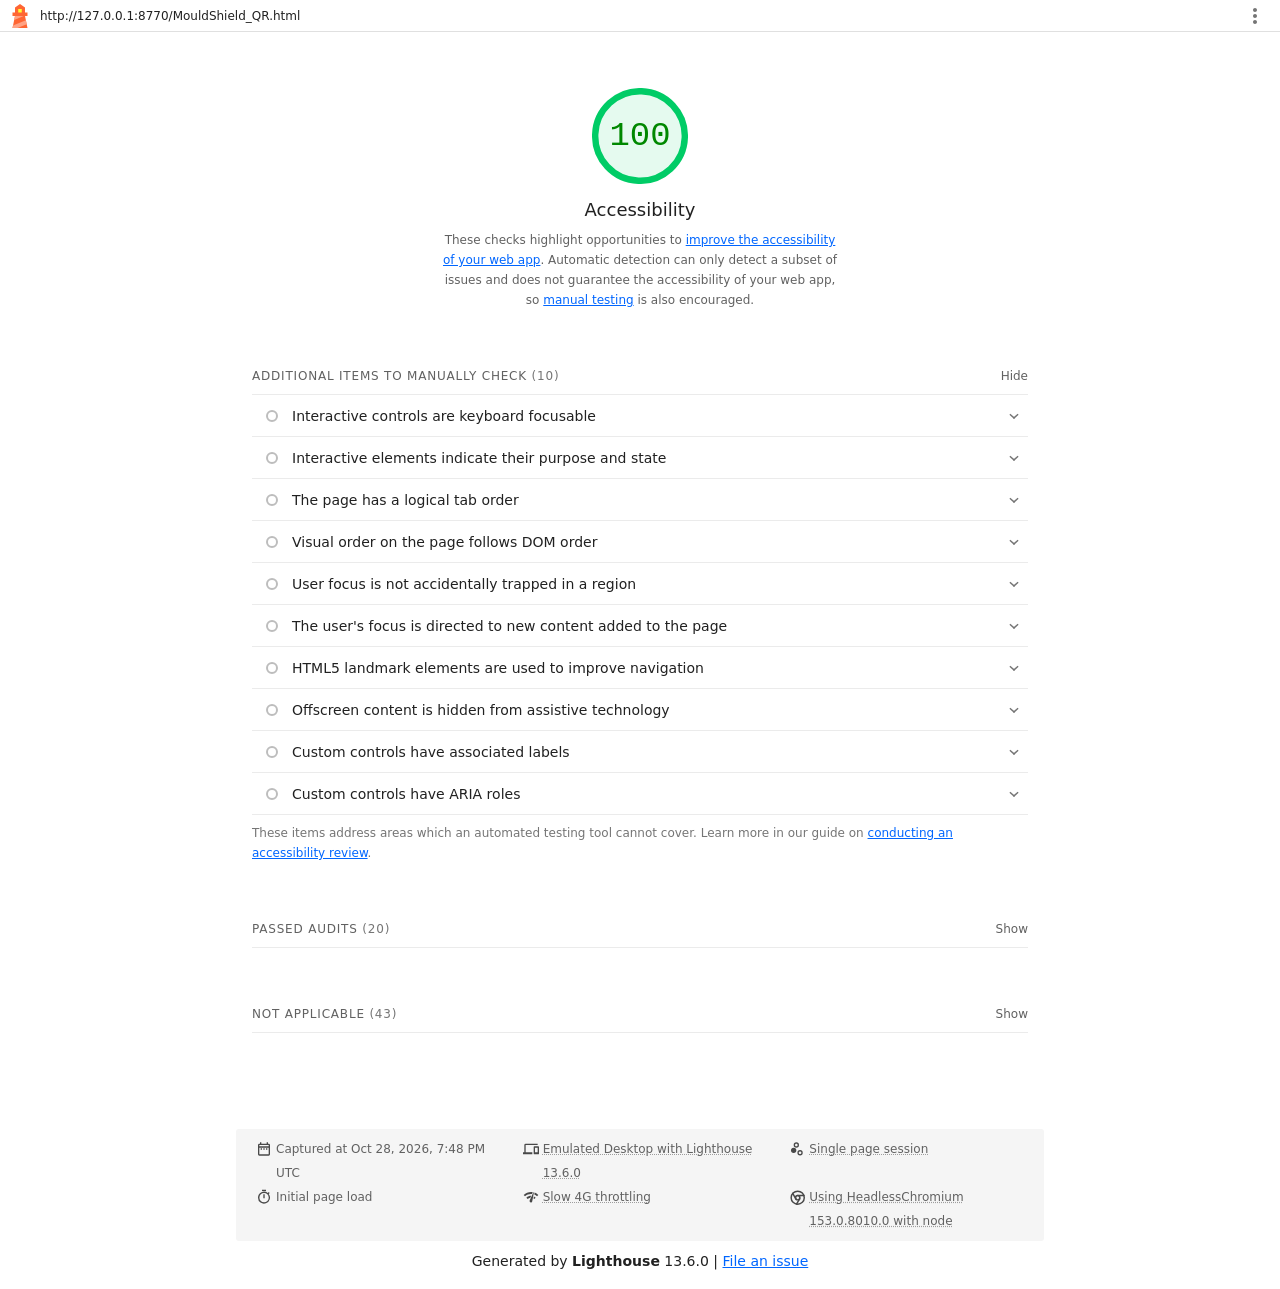
<file: docs/testing/lighthouse/qr.html>
<!--
@license
Copyright 2018 Google LLC
SPDX-License-Identifier: Apache-2.0
-->
<!doctype html>
<html lang="en">
<head>
  <meta charset="utf-8">
  <meta name="viewport" content="width=device-width, initial-scale=1, minimum-scale=1">
  <link rel="icon" href='data:image/svg+xml;utf8,<svg fill="none" xmlns="http://www.w3.org/2000/svg" viewBox="0 0 48 48"><path d="m14 7 10-7 10 7v10h5v7h-5l5 24H9l5-24H9v-7h5V7Z" fill="%23F63"/><path d="M31.561 24H14l-1.689 8.105L31.561 24ZM18.983 48H9l1.022-4.907L35.723 32.27l1.663 7.98L18.983 48Z" fill="%23FFA385"/><path fill="%23FF3" d="M20.5 10h7v7h-7z"/></svg>'>
  <title>Lighthouse Report</title>
  <style>body {margin: 0}</style>
</head>
<body>
  <noscript>Lighthouse report requires JavaScript. Please enable.</noscript>

  <div id="lh-log"></div>

  <script>window.__LIGHTHOUSE_JSON__ = {"lighthouseVersion":"13.6.0","requestedUrl":"http://127.0.0.1:8770/MouldShield_QR.html","mainDocumentUrl":"http://127.0.0.1:8770/MouldShield_QR.html","finalDisplayedUrl":"http://127.0.0.1:8770/MouldShield_QR.html","finalUrl":"http://127.0.0.1:8770/MouldShield_QR.html","fetchTime":"2026-10-28T19:48:47.478Z","gatherMode":"navigation","runWarnings":[],"userAgent":"Mozilla/5.0 (X11; Linux x86_64) AppleWebKit/537.36 (KHTML, like Gecko) HeadlessChrome/153.0.8010.0 Safari/537.36","environment":{"networkUserAgent":"Mozilla/5.0 (Linux; Android 11; moto g power (2022)) AppleWebKit/537.36 (KHTML, like Gecko) Chrome/153.0.0.0 Mobile Safari/537.36","hostUserAgent":"Mozilla/5.0 (X11; Linux x86_64) AppleWebKit/537.36 (KHTML, like Gecko) HeadlessChrome/153.0.8010.0 Safari/537.36","benchmarkIndex":2651.5,"credits":{"axe-core":"4.14.0"}},"audits":{"accesskeys":{"id":"accesskeys","title":"`[accesskey]` values are unique","description":"Access keys let users quickly focus a part of the page. For proper navigation, each access key must be unique. [Learn more about access keys](https://dequeuniversity.com/rules/axe/4.14/accesskeys).","score":null,"scoreDisplayMode":"notApplicable"},"aria-allowed-attr":{"id":"aria-allowed-attr","title":"`[aria-*]` attributes match their roles","description":"Each ARIA `role` supports a specific subset of `aria-*` attributes. Mismatching these invalidates the `aria-*` attributes. [Learn how to match ARIA attributes to their roles](https://dequeuniversity.com/rules/axe/4.14/aria-allowed-attr).","score":1,"scoreDisplayMode":"binary","details":{"type":"table","headings":[{"key":"node","valueType":"node","subItemsHeading":{"key":"relatedNode","valueType":"node"},"label":"Failing Elements"}],"items":[]}},"aria-allowed-role":{"id":"aria-allowed-role","title":"Uses ARIA roles only on compatible elements","description":"Many HTML elements can only be assigned certain ARIA roles. Using ARIA roles where they are not allowed can interfere with the accessibility of the web page. [Learn more about ARIA roles](https://dequeuniversity.com/rules/axe/4.14/aria-allowed-role).","score":null,"scoreDisplayMode":"notApplicable"},"aria-command-name":{"id":"aria-command-name","title":"`button`, `link`, and `menuitem` elements have accessible names","description":"When an element doesn't have an accessible name, screen readers announce it with a generic name, making it unusable for users who rely on screen readers. [Learn how to make command elements more accessible](https://dequeuniversity.com/rules/axe/4.14/aria-command-name).","score":null,"scoreDisplayMode":"notApplicable"},"aria-conditional-attr":{"id":"aria-conditional-attr","title":"ARIA attributes are used as specified for the element's role","description":"Some ARIA attributes are only allowed on an element under certain conditions. [Learn more about conditional ARIA attributes](https://dequeuniversity.com/rules/axe/4.14/aria-conditional-attr).","score":1,"scoreDisplayMode":"binary","details":{"type":"table","headings":[{"key":"node","valueType":"node","subItemsHeading":{"key":"relatedNode","valueType":"node"},"label":"Failing Elements"}],"items":[]}},"aria-deprecated-role":{"id":"aria-deprecated-role","title":"Deprecated ARIA roles were not used","description":"Deprecated ARIA roles may not be processed correctly by assistive technology. [Learn more about deprecated ARIA roles](https://dequeuniversity.com/rules/axe/4.14/aria-deprecated-role).","score":1,"scoreDisplayMode":"binary","details":{"type":"table","headings":[{"key":"node","valueType":"node","subItemsHeading":{"key":"relatedNode","valueType":"node"},"label":"Failing Elements"}],"items":[]}},"aria-dialog-name":{"id":"aria-dialog-name","title":"Elements with `role=\"dialog\"` or `role=\"alertdialog\"` have accessible names.","description":"ARIA dialog elements without accessible names may prevent screen readers users from discerning the purpose of these elements. [Learn how to make ARIA dialog elements more accessible](https://dequeuniversity.com/rules/axe/4.14/aria-dialog-name).","score":null,"scoreDisplayMode":"notApplicable"},"aria-hidden-body":{"id":"aria-hidden-body","title":"`[aria-hidden=\"true\"]` is not present on the document `\u003cbody>`","description":"Assistive technologies, like screen readers, work inconsistently when `aria-hidden=\"true\"` is set on the document `\u003cbody>`. [Learn how `aria-hidden` affects the document body](https://dequeuniversity.com/rules/axe/4.14/aria-hidden-body).","score":1,"scoreDisplayMode":"binary","details":{"type":"table","headings":[{"key":"node","valueType":"node","subItemsHeading":{"key":"relatedNode","valueType":"node"},"label":"Failing Elements"}],"items":[]}},"aria-hidden-focus":{"id":"aria-hidden-focus","title":"`[aria-hidden=\"true\"]` elements do not contain focusable descendents","description":"Focusable descendents within an `[aria-hidden=\"true\"]` element prevent those interactive elements from being available to users of assistive technologies like screen readers. [Learn how `aria-hidden` affects focusable elements](https://dequeuniversity.com/rules/axe/4.14/aria-hidden-focus).","score":null,"scoreDisplayMode":"notApplicable"},"aria-input-field-name":{"id":"aria-input-field-name","title":"ARIA input fields have accessible names","description":"When an input field doesn't have an accessible name, screen readers announce it with a generic name, making it unusable for users who rely on screen readers. [Learn more about input field labels](https://dequeuniversity.com/rules/axe/4.14/aria-input-field-name).","score":null,"scoreDisplayMode":"notApplicable"},"aria-meter-name":{"id":"aria-meter-name","title":"ARIA `meter` elements have accessible names","description":"When a meter element doesn't have an accessible name, screen readers announce it with a generic name, making it unusable for users who rely on screen readers. [Learn how to name `meter` elements](https://dequeuniversity.com/rules/axe/4.14/aria-meter-name).","score":null,"scoreDisplayMode":"notApplicable"},"aria-progressbar-name":{"id":"aria-progressbar-name","title":"ARIA `progressbar` elements have accessible names","description":"When a `progressbar` element doesn't have an accessible name, screen readers announce it with a generic name, making it unusable for users who rely on screen readers. [Learn how to label `progressbar` elements](https://dequeuniversity.com/rules/axe/4.14/aria-progressbar-name).","score":null,"scoreDisplayMode":"notApplicable"},"aria-prohibited-attr":{"id":"aria-prohibited-attr","title":"Elements use only permitted ARIA attributes","description":"Using ARIA attributes in roles where they are prohibited can mean that important information is not communicated to users of assistive technologies. [Learn more about prohibited ARIA roles](https://dequeuniversity.com/rules/axe/4.14/aria-prohibited-attr).","score":1,"scoreDisplayMode":"binary","details":{"type":"table","headings":[{"key":"node","valueType":"node","subItemsHeading":{"key":"relatedNode","valueType":"node"},"label":"Failing Elements"}],"items":[]}},"aria-required-attr":{"id":"aria-required-attr","title":"`[role]`s have all required `[aria-*]` attributes","description":"Some ARIA roles have required attributes that describe the state of the element to screen readers. [Learn more about roles and required attributes](https://dequeuniversity.com/rules/axe/4.14/aria-required-attr).","score":1,"scoreDisplayMode":"binary","details":{"type":"table","headings":[{"key":"node","valueType":"node","subItemsHeading":{"key":"relatedNode","valueType":"node"},"label":"Failing Elements"}],"items":[]}},"aria-required-children":{"id":"aria-required-children","title":"Elements with an ARIA `[role]` that require children to contain a specific `[role]` have all required children.","description":"Some ARIA parent roles must contain specific child roles to perform their intended accessibility functions. [Learn more about roles and required children elements](https://dequeuniversity.com/rules/axe/4.14/aria-required-children).","score":null,"scoreDisplayMode":"notApplicable"},"aria-required-parent":{"id":"aria-required-parent","title":"`[role]`s are contained by their required parent element","description":"Some ARIA child roles must be contained by specific parent roles to properly perform their intended accessibility functions. [Learn more about ARIA roles and required parent element](https://dequeuniversity.com/rules/axe/4.14/aria-required-parent).","score":null,"scoreDisplayMode":"notApplicable"},"aria-roles":{"id":"aria-roles","title":"`[role]` values are valid","description":"ARIA roles must have valid values in order to perform their intended accessibility functions. [Learn more about valid ARIA roles](https://dequeuniversity.com/rules/axe/4.14/aria-roles).","score":1,"scoreDisplayMode":"binary","details":{"type":"table","headings":[{"key":"node","valueType":"node","subItemsHeading":{"key":"relatedNode","valueType":"node"},"label":"Failing Elements"}],"items":[]}},"aria-text":{"id":"aria-text","title":"Elements with the `role=text` attribute do not have focusable descendents.","description":"Adding `role=text` around a text node split by markup enables VoiceOver to treat it as one phrase, but the element's focusable descendents will not be announced. [Learn more about the `role=text` attribute](https://dequeuniversity.com/rules/axe/4.14/aria-text).","score":null,"scoreDisplayMode":"notApplicable"},"aria-toggle-field-name":{"id":"aria-toggle-field-name","title":"ARIA toggle fields have accessible names","description":"When a toggle field doesn't have an accessible name, screen readers announce it with a generic name, making it unusable for users who rely on screen readers. [Learn more about toggle fields](https://dequeuniversity.com/rules/axe/4.14/aria-toggle-field-name).","score":null,"scoreDisplayMode":"notApplicable"},"aria-tooltip-name":{"id":"aria-tooltip-name","title":"ARIA `tooltip` elements have accessible names","description":"When a tooltip element doesn't have an accessible name, screen readers announce it with a generic name, making it unusable for users who rely on screen readers. [Learn how to name `tooltip` elements](https://dequeuniversity.com/rules/axe/4.14/aria-tooltip-name).","score":null,"scoreDisplayMode":"notApplicable"},"aria-treeitem-name":{"id":"aria-treeitem-name","title":"ARIA `treeitem` elements have accessible names","description":"When a `treeitem` element doesn't have an accessible name, screen readers announce it with a generic name, making it unusable for users who rely on screen readers. [Learn more about labeling `treeitem` elements](https://dequeuniversity.com/rules/axe/4.14/aria-treeitem-name).","score":null,"scoreDisplayMode":"notApplicable"},"aria-valid-attr-value":{"id":"aria-valid-attr-value","title":"`[aria-*]` attributes have valid values","description":"Assistive technologies, like screen readers, can't interpret ARIA attributes with invalid values. [Learn more about valid values for ARIA attributes](https://dequeuniversity.com/rules/axe/4.14/aria-valid-attr-value).","score":1,"scoreDisplayMode":"binary","details":{"type":"table","headings":[{"key":"node","valueType":"node","subItemsHeading":{"key":"relatedNode","valueType":"node"},"label":"Failing Elements"}],"items":[]}},"aria-valid-attr":{"id":"aria-valid-attr","title":"`[aria-*]` attributes are valid and not misspelled","description":"Assistive technologies, like screen readers, can't interpret ARIA attributes with invalid names. [Learn more about valid ARIA attributes](https://dequeuniversity.com/rules/axe/4.14/aria-valid-attr).","score":1,"scoreDisplayMode":"binary","details":{"type":"table","headings":[{"key":"node","valueType":"node","subItemsHeading":{"key":"relatedNode","valueType":"node"},"label":"Failing Elements"}],"items":[]}},"button-name":{"id":"button-name","title":"Buttons have an accessible name","description":"When a button doesn't have an accessible name, screen readers announce it as \"button\", making it unusable for users who rely on screen readers. [Learn how to make buttons more accessible](https://dequeuniversity.com/rules/axe/4.14/button-name).","score":null,"scoreDisplayMode":"notApplicable"},"bypass":{"id":"bypass","title":"The page contains a heading, skip link, or landmark region","description":"Adding ways to bypass repetitive content lets keyboard users navigate the page more efficiently. [Learn more about bypass blocks](https://dequeuniversity.com/rules/axe/4.14/bypass).","score":null,"scoreDisplayMode":"notApplicable"},"color-contrast":{"id":"color-contrast","title":"Background and foreground colors have a sufficient contrast ratio","description":"Low-contrast text is difficult or impossible for many users to read. [Learn how to provide sufficient color contrast](https://dequeuniversity.com/rules/axe/4.14/color-contrast).","score":1,"scoreDisplayMode":"binary","details":{"type":"table","headings":[{"key":"node","valueType":"node","subItemsHeading":{"key":"relatedNode","valueType":"node"},"label":"Failing Elements"}],"items":[]}},"definition-list":{"id":"definition-list","title":"`\u003cdl>`'s contain only properly-ordered `\u003cdt>` and `\u003cdd>` groups, `\u003cscript>`, `\u003ctemplate>` or `\u003cdiv>` elements.","description":"When definition lists are not properly marked up, screen readers may produce confusing or inaccurate output. [Learn how to structure definition lists correctly](https://dequeuniversity.com/rules/axe/4.14/definition-list).","score":null,"scoreDisplayMode":"notApplicable"},"dlitem":{"id":"dlitem","title":"Definition list items are wrapped in `\u003cdl>` elements","description":"Definition list items (`\u003cdt>` and `\u003cdd>`) must be wrapped in a parent `\u003cdl>` element to ensure that screen readers can properly announce them. [Learn how to structure definition lists correctly](https://dequeuniversity.com/rules/axe/4.14/dlitem).","score":null,"scoreDisplayMode":"notApplicable"},"document-title":{"id":"document-title","title":"Document has a `\u003ctitle>` element","description":"The title gives screen reader users an overview of the page, and search engine users rely on it heavily to determine if a page is relevant to their search. [Learn more about document titles](https://dequeuniversity.com/rules/axe/4.14/document-title).","score":1,"scoreDisplayMode":"binary","details":{"type":"table","headings":[{"key":"node","valueType":"node","subItemsHeading":{"key":"relatedNode","valueType":"node"},"label":"Failing Elements"}],"items":[]}},"duplicate-id-aria":{"id":"duplicate-id-aria","title":"ARIA IDs are unique","description":"The value of an ARIA ID must be unique to prevent other instances from being overlooked by assistive technologies. [Learn how to fix duplicate ARIA IDs](https://dequeuniversity.com/rules/axe/4.14/duplicate-id-aria).","score":null,"scoreDisplayMode":"notApplicable"},"empty-heading":{"id":"empty-heading","title":"All heading elements contain content.","description":"A heading with no content or inaccessible text prevent screen reader users from accessing information on the page's structure. [Learn more about headings](https://dequeuniversity.com/rules/axe/4.14/empty-heading).","score":null,"scoreDisplayMode":"notApplicable"},"form-field-multiple-labels":{"id":"form-field-multiple-labels","title":"No form fields have multiple labels","description":"Form fields with multiple labels can be confusingly announced by assistive technologies like screen readers which use either the first, the last, or all of the labels. [Learn how to use form labels](https://dequeuniversity.com/rules/axe/4.14/form-field-multiple-labels).","score":null,"scoreDisplayMode":"notApplicable"},"frame-title":{"id":"frame-title","title":"`\u003cframe>` or `\u003ciframe>` elements have a title","description":"Screen reader users rely on frame titles to describe the contents of frames. [Learn more about frame titles](https://dequeuniversity.com/rules/axe/4.14/frame-title).","score":null,"scoreDisplayMode":"notApplicable"},"heading-order":{"id":"heading-order","title":"Heading elements appear in a sequentially-descending order","description":"Properly ordered headings that do not skip levels convey the semantic structure of the page, making it easier to navigate and understand when using assistive technologies. [Learn more about heading order](https://dequeuniversity.com/rules/axe/4.14/heading-order).","score":1,"scoreDisplayMode":"binary","details":{"type":"table","headings":[{"key":"node","valueType":"node","subItemsHeading":{"key":"relatedNode","valueType":"node"},"label":"Failing Elements"}],"items":[]}},"html-has-lang":{"id":"html-has-lang","title":"`\u003chtml>` element has a `[lang]` attribute","description":"If a page doesn't specify a `lang` attribute, a screen reader assumes that the page is in the default language that the user chose when setting up the screen reader. If the page isn't actually in the default language, then the screen reader might not announce the page's text correctly. [Learn more about the `lang` attribute](https://dequeuniversity.com/rules/axe/4.14/html-has-lang).","score":1,"scoreDisplayMode":"binary","details":{"type":"table","headings":[{"key":"node","valueType":"node","subItemsHeading":{"key":"relatedNode","valueType":"node"},"label":"Failing Elements"}],"items":[]}},"html-lang-valid":{"id":"html-lang-valid","title":"`\u003chtml>` element has a valid value for its `[lang]` attribute","description":"Specifying a valid [BCP 47 language](https://www.w3.org/International/questions/qa-choosing-language-tags#question) helps screen readers announce text properly. [Learn how to use the `lang` attribute](https://dequeuniversity.com/rules/axe/4.14/html-lang-valid).","score":1,"scoreDisplayMode":"binary","details":{"type":"table","headings":[{"key":"node","valueType":"node","subItemsHeading":{"key":"relatedNode","valueType":"node"},"label":"Failing Elements"}],"items":[]}},"html-xml-lang-mismatch":{"id":"html-xml-lang-mismatch","title":"`\u003chtml>` element has an `[xml:lang]` attribute with the same base language as the `[lang]` attribute.","description":"If the webpage does not specify a consistent language, then the screen reader might not announce the page's text correctly. [Learn more about the `lang` attribute](https://dequeuniversity.com/rules/axe/4.14/html-xml-lang-mismatch).","score":null,"scoreDisplayMode":"notApplicable"},"identical-links-same-purpose":{"id":"identical-links-same-purpose","title":"Identical links have the same purpose.","description":"Links with the same destination should have the same description, to help users understand the link's purpose and decide whether to follow it. [Learn more about identical links](https://dequeuniversity.com/rules/axe/4.14/identical-links-same-purpose).","score":null,"scoreDisplayMode":"notApplicable"},"image-alt":{"id":"image-alt","title":"Image elements have `[alt]` attributes","description":"Informative elements should aim for short, descriptive alternate text. Decorative elements can be ignored with an empty alt attribute. [Learn more about the `alt` attribute](https://dequeuniversity.com/rules/axe/4.14/image-alt).","score":1,"scoreDisplayMode":"binary","details":{"type":"table","headings":[{"key":"node","valueType":"node","subItemsHeading":{"key":"relatedNode","valueType":"node"},"label":"Failing Elements"}],"items":[]}},"image-redundant-alt":{"id":"image-redundant-alt","title":"Image elements do not have `[alt]` attributes that are redundant text.","description":"Informative elements should aim for short, descriptive alternative text. Alternative text that is exactly the same as the text adjacent to the link or image is potentially confusing for screen reader users, because the text will be read twice. [Learn more about the `alt` attribute](https://dequeuniversity.com/rules/axe/4.14/image-redundant-alt).","score":null,"scoreDisplayMode":"notApplicable"},"input-button-name":{"id":"input-button-name","title":"Input buttons have discernible text.","description":"Adding discernable and accessible text to input buttons may help screen reader users understand the purpose of the input button. [Learn more about input buttons](https://dequeuniversity.com/rules/axe/4.14/input-button-name).","score":null,"scoreDisplayMode":"notApplicable"},"input-image-alt":{"id":"input-image-alt","title":"`\u003cinput type=\"image\">` elements have `[alt]` text","description":"When an image is being used as an `\u003cinput>` button, providing alternative text can help screen reader users understand the purpose of the button. [Learn about input image alt text](https://dequeuniversity.com/rules/axe/4.14/input-image-alt).","score":null,"scoreDisplayMode":"notApplicable"},"label-content-name-mismatch":{"id":"label-content-name-mismatch","title":"Elements with visible text labels have matching accessible names.","description":"Visible text labels that do not match the accessible name can result in a confusing experience for screen reader users. [Learn more about accessible names](https://dequeuniversity.com/rules/axe/4.14/label-content-name-mismatch).","score":null,"scoreDisplayMode":"notApplicable"},"label":{"id":"label","title":"Form elements have associated labels","description":"Labels ensure that form controls are announced properly by assistive technologies, like screen readers. [Learn more about form element labels](https://dequeuniversity.com/rules/axe/4.14/label).","score":null,"scoreDisplayMode":"notApplicable"},"landmark-one-main":{"id":"landmark-one-main","title":"Document has a main landmark.","description":"One main landmark helps screen reader users navigate a web page. [Learn more about landmarks](https://dequeuniversity.com/rules/axe/4.14/landmark-one-main).","score":1,"scoreDisplayMode":"binary","details":{"type":"table","headings":[{"key":"node","valueType":"node","subItemsHeading":{"key":"relatedNode","valueType":"node"},"label":"Failing Elements"}],"items":[]}},"link-name":{"id":"link-name","title":"Links have a discernible name","description":"Link text (and alternate text for images, when used as links) that is discernible, unique, and focusable improves the navigation experience for screen reader users. [Learn how to make links accessible](https://dequeuniversity.com/rules/axe/4.14/link-name).","score":1,"scoreDisplayMode":"binary","details":{"type":"table","headings":[{"key":"node","valueType":"node","subItemsHeading":{"key":"relatedNode","valueType":"node"},"label":"Failing Elements"}],"items":[]}},"link-in-text-block":{"id":"link-in-text-block","title":"Links are distinguishable without relying on color.","description":"Low-contrast text is difficult or impossible for many users to read. Link text that is discernible improves the experience for users with low vision. [Learn how to make links distinguishable](https://dequeuniversity.com/rules/axe/4.14/link-in-text-block).","score":null,"scoreDisplayMode":"notApplicable"},"list":{"id":"list","title":"Lists contain only `\u003cli>` elements and script supporting elements (`\u003cscript>` and `\u003ctemplate>`).","description":"Screen readers have a specific way of announcing lists. Ensuring proper list structure aids screen reader output. [Learn more about proper list structure](https://dequeuniversity.com/rules/axe/4.14/list).","score":null,"scoreDisplayMode":"notApplicable"},"listitem":{"id":"listitem","title":"List items (`\u003cli>`) are contained within `\u003cul>`, `\u003col>` or `\u003cmenu>` parent elements","description":"Screen readers require list items (`\u003cli>`) to be contained within a parent `\u003cul>`, `\u003col>` or `\u003cmenu>` to be announced properly. [Learn more about proper list structure](https://dequeuniversity.com/rules/axe/4.14/listitem).","score":null,"scoreDisplayMode":"notApplicable"},"meta-refresh":{"id":"meta-refresh","title":"The document does not use `\u003cmeta http-equiv=\"refresh\">`","description":"Users do not expect a page to refresh automatically, and doing so will move focus back to the top of the page. This may create a frustrating or confusing experience. [Learn more about the refresh meta tag](https://dequeuniversity.com/rules/axe/4.14/meta-refresh).","score":null,"scoreDisplayMode":"notApplicable"},"meta-viewport":{"id":"meta-viewport","title":"`[user-scalable=\"no\"]` is not used in the `\u003cmeta name=\"viewport\">` element and the `[maximum-scale]` attribute is not less than 5.","description":"Disabling zooming is problematic for users with low vision who rely on screen magnification to properly see the contents of a web page. [Learn more about the viewport meta tag](https://dequeuniversity.com/rules/axe/4.14/meta-viewport).","score":1,"scoreDisplayMode":"binary","details":{"type":"table","headings":[{"key":"node","valueType":"node","subItemsHeading":{"key":"relatedNode","valueType":"node"},"label":"Failing Elements"}],"items":[]}},"object-alt":{"id":"object-alt","title":"`\u003cobject>` elements have alternate text","description":"Screen readers cannot translate non-text content. Adding alternate text to `\u003cobject>` elements helps screen readers convey meaning to users. [Learn more about alt text for `object` elements](https://dequeuniversity.com/rules/axe/4.14/object-alt).","score":null,"scoreDisplayMode":"notApplicable"},"select-name":{"id":"select-name","title":"Select elements have associated label elements.","description":"Form elements without effective labels can create frustrating experiences for screen reader users. [Learn more about the `select` element](https://dequeuniversity.com/rules/axe/4.14/select-name).","score":null,"scoreDisplayMode":"notApplicable"},"skip-link":{"id":"skip-link","title":"Skip links are focusable.","description":"Including a skip link can help users skip to the main content to save time. [Learn more about skip links](https://dequeuniversity.com/rules/axe/4.14/skip-link).","score":null,"scoreDisplayMode":"notApplicable"},"tabindex":{"id":"tabindex","title":"No element has a `[tabindex]` value greater than 0","description":"A value greater than 0 implies an explicit navigation ordering. Although technically valid, this often creates frustrating experiences for users who rely on assistive technologies. [Learn more about the `tabindex` attribute](https://dequeuniversity.com/rules/axe/4.14/tabindex).","score":null,"scoreDisplayMode":"notApplicable"},"table-duplicate-name":{"id":"table-duplicate-name","title":"Tables have different content in the summary attribute and `\u003ccaption>`.","description":"The summary attribute should describe the table structure, while `\u003ccaption>` should have the onscreen title. Accurate table mark-up helps users of screen readers. [Learn more about summary and caption](https://dequeuniversity.com/rules/axe/4.14/table-duplicate-name).","score":null,"scoreDisplayMode":"notApplicable"},"table-fake-caption":{"id":"table-fake-caption","title":"Tables use `\u003ccaption>` instead of cells with the `[colspan]` attribute to indicate a caption.","description":"Screen readers have features to make navigating tables easier. Ensuring that tables use the actual caption element instead of cells with the `[colspan]` attribute may improve the experience for screen reader users. [Learn more about captions](https://dequeuniversity.com/rules/axe/4.14/table-fake-caption).","score":null,"scoreDisplayMode":"notApplicable"},"target-size":{"id":"target-size","title":"Touch targets have sufficient size and spacing.","description":"Touch targets with sufficient size and spacing help users who may have difficulty targeting small controls to activate the targets. [Learn more about touch targets](https://dequeuniversity.com/rules/axe/4.14/target-size).","score":1,"scoreDisplayMode":"binary","details":{"type":"table","headings":[{"key":"node","valueType":"node","subItemsHeading":{"key":"relatedNode","valueType":"node"},"label":"Failing Elements"}],"items":[]}},"td-has-header":{"id":"td-has-header","title":"`\u003ctd>` elements in a large `\u003ctable>` have one or more table headers.","description":"Screen readers have features to make navigating tables easier. Ensuring that `\u003ctd>` elements in a large table (3 or more cells in width and height) have an associated table header may improve the experience for screen reader users. [Learn more about table headers](https://dequeuniversity.com/rules/axe/4.14/td-has-header).","score":null,"scoreDisplayMode":"notApplicable"},"td-headers-attr":{"id":"td-headers-attr","title":"Cells in a `\u003ctable>` element that use the `[headers]` attribute refer to table cells within the same table.","description":"Screen readers have features to make navigating tables easier. Ensuring `\u003ctd>` cells using the `[headers]` attribute only refer to other cells in the same table may improve the experience for screen reader users. [Learn more about the `headers` attribute](https://dequeuniversity.com/rules/axe/4.14/td-headers-attr).","score":null,"scoreDisplayMode":"notApplicable"},"th-has-data-cells":{"id":"th-has-data-cells","title":"`\u003cth>` elements and elements with `[role=\"columnheader\"/\"rowheader\"]` have data cells they describe.","description":"Screen readers have features to make navigating tables easier. Ensuring table headers always refer to some set of cells may improve the experience for screen reader users. [Learn more about table headers](https://dequeuniversity.com/rules/axe/4.14/th-has-data-cells).","score":null,"scoreDisplayMode":"notApplicable"},"valid-lang":{"id":"valid-lang","title":"`[lang]` attributes have a valid value","description":"Specifying a valid [BCP 47 language](https://www.w3.org/International/questions/qa-choosing-language-tags#question) on elements helps ensure that text is pronounced correctly by a screen reader. [Learn how to use the `lang` attribute](https://dequeuniversity.com/rules/axe/4.14/valid-lang).","score":null,"scoreDisplayMode":"notApplicable"},"video-caption":{"id":"video-caption","title":"`\u003cvideo>` elements contain a `\u003ctrack>` element with `[kind=\"captions\"]`","description":"When a video provides a caption it is easier for deaf and hearing impaired users to access its information. [Learn more about video captions](https://dequeuniversity.com/rules/axe/4.14/video-caption).","score":null,"scoreDisplayMode":"notApplicable"},"custom-controls-labels":{"id":"custom-controls-labels","title":"Custom controls have associated labels","description":"Custom interactive controls have associated labels, provided by aria-label or aria-labelledby. [Learn more about custom controls and labels](https://developer.chrome.com/docs/lighthouse/accessibility/custom-controls-labels/).","score":null,"scoreDisplayMode":"manual"},"custom-controls-roles":{"id":"custom-controls-roles","title":"Custom controls have ARIA roles","description":"Custom interactive controls have appropriate ARIA roles. [Learn how to add roles to custom controls](https://developer.chrome.com/docs/lighthouse/accessibility/custom-control-roles/).","score":null,"scoreDisplayMode":"manual"},"focus-traps":{"id":"focus-traps","title":"User focus is not accidentally trapped in a region","description":"A user can tab into and out of any control or region without accidentally trapping their focus. [Learn how to avoid focus traps](https://developer.chrome.com/docs/lighthouse/accessibility/focus-traps/).","score":null,"scoreDisplayMode":"manual"},"focusable-controls":{"id":"focusable-controls","title":"Interactive controls are keyboard focusable","description":"Custom interactive controls are keyboard focusable and display a focus indicator. [Learn how to make custom controls focusable](https://developer.chrome.com/docs/lighthouse/accessibility/focusable-controls/).","score":null,"scoreDisplayMode":"manual"},"interactive-element-affordance":{"id":"interactive-element-affordance","title":"Interactive elements indicate their purpose and state","description":"Interactive elements, such as links and buttons, should indicate their state and be distinguishable from non-interactive elements. [Learn how to decorate interactive elements with affordance hints](https://developer.chrome.com/docs/lighthouse/accessibility/interactive-element-affordance/).","score":null,"scoreDisplayMode":"manual"},"logical-tab-order":{"id":"logical-tab-order","title":"The page has a logical tab order","description":"Tabbing through the page follows the visual layout. Users cannot focus elements that are offscreen. [Learn more about logical tab ordering](https://developer.chrome.com/docs/lighthouse/accessibility/logical-tab-order/).","score":null,"scoreDisplayMode":"manual"},"managed-focus":{"id":"managed-focus","title":"The user's focus is directed to new content added to the page","description":"If new content, such as a dialog, is added to the page, the user's focus is directed to it. [Learn how to direct focus to new content](https://developer.chrome.com/docs/lighthouse/accessibility/managed-focus/).","score":null,"scoreDisplayMode":"manual"},"offscreen-content-hidden":{"id":"offscreen-content-hidden","title":"Offscreen content is hidden from assistive technology","description":"Offscreen content is hidden with display: none or aria-hidden=true. [Learn how to properly hide offscreen content](https://developer.chrome.com/docs/lighthouse/accessibility/offscreen-content-hidden/).","score":null,"scoreDisplayMode":"manual"},"use-landmarks":{"id":"use-landmarks","title":"HTML5 landmark elements are used to improve navigation","description":"Landmark elements (`\u003cmain>`, `\u003cnav>`, etc.) are used to improve the keyboard navigation of the page for assistive technology. [Learn more about landmark elements](https://developer.chrome.com/docs/lighthouse/accessibility/use-landmarks/).","score":null,"scoreDisplayMode":"manual"},"visual-order-follows-dom":{"id":"visual-order-follows-dom","title":"Visual order on the page follows DOM order","description":"DOM order matches the visual order, improving navigation for assistive technology. [Learn more about DOM and visual ordering](https://developer.chrome.com/docs/lighthouse/accessibility/visual-order-follows-dom/).","score":null,"scoreDisplayMode":"manual"},"autocomplete-valid":{"id":"autocomplete-valid","title":"`autocomplete` attributes are used correctly","description":"The `autocomplete` attribute values must be valid and correctly applied for screen readers to function correctly. [Learn more about valid autocomplete values](https://dequeuniversity.com/rules/axe/4.14/autocomplete-valid).","score":null,"scoreDisplayMode":"notApplicable"},"presentation-role-conflict":{"id":"presentation-role-conflict","title":"Elements with `role=\"none\"` or `role=\"presentation\"` do not have conflicts","description":"There are certain cases where the semantic role of an element with `role=\"none\"` or `role=\"presentation\"` does not resolve to none or presentation. To ensure the element remains removed from the accessibility tree, you should not add any global ARIA attributes to the element or make it focusable. [Learn more about presentation role conflict](https://dequeuniversity.com/rules/axe/4.14/presentation-role-conflict).","score":null,"scoreDisplayMode":"notApplicable"},"svg-img-alt":{"id":"svg-img-alt","title":"SVG elements with an `img` role have an accessible text alternative","description":"Ensures SVG elements with an `img`, `graphics-document` or `graphics-symbol` role have an accessible text alternative. [Learn more about SVG alt text](https://dequeuniversity.com/rules/axe/4.14/svg-img-alt).","score":1,"scoreDisplayMode":"binary","details":{"type":"table","headings":[{"key":"node","valueType":"node","subItemsHeading":{"key":"relatedNode","valueType":"node"},"label":"Failing Elements"}],"items":[]}}},"configSettings":{"output":["html","json"],"maxWaitForFcp":30000,"maxWaitForLoad":45000,"pauseAfterFcpMs":1000,"pauseAfterLoadMs":1000,"networkQuietThresholdMs":1000,"cpuQuietThresholdMs":1000,"formFactor":"desktop","throttling":{"rttMs":150,"throughputKbps":1638.4,"requestLatencyMs":562.5,"downloadThroughputKbps":1474.5600000000002,"uploadThroughputKbps":675,"cpuSlowdownMultiplier":4},"throttlingMethod":"simulate","screenEmulation":{"mobile":false,"width":1440,"height":1000,"deviceScaleFactor":1,"disabled":false},"emulatedUserAgent":"Mozilla/5.0 (Linux; Android 11; moto g power (2022)) AppleWebKit/537.36 (KHTML, like Gecko) Chrome/136.0.0.0 Mobile Safari/537.36","auditMode":false,"gatherMode":false,"clearStorageTypes":["file_systems","shader_cache","service_workers","cache_storage"],"disableStorageReset":false,"debugNavigation":false,"channel":"node","usePassiveGathering":false,"disableFullPageScreenshot":false,"skipAboutBlank":false,"blankPage":"about:blank","ignoreStatusCode":false,"locale":"en-US","blockedUrlPatterns":null,"additionalTraceCategories":null,"extraHeaders":null,"precomputedLanternData":null,"onlyAudits":null,"onlyCategories":["accessibility"],"skipAudits":null},"categories":{"accessibility":{"title":"Accessibility","description":"These checks highlight opportunities to [improve the accessibility of your web app](https://developer.chrome.com/docs/lighthouse/accessibility/). Automatic detection can only detect a subset of issues and does not guarantee the accessibility of your web app, so [manual testing](https://web.dev/articles/how-to-review) is also encouraged.","manualDescription":"These items address areas which an automated testing tool cannot cover. Learn more in our guide on [conducting an accessibility review](https://web.dev/articles/how-to-review).","supportedModes":["navigation","snapshot"],"auditRefs":[{"id":"accesskeys","weight":0,"group":"a11y-navigation"},{"id":"aria-allowed-attr","weight":10,"group":"a11y-aria"},{"id":"aria-command-name","weight":0,"group":"a11y-aria"},{"id":"aria-conditional-attr","weight":7,"group":"a11y-aria"},{"id":"aria-deprecated-role","weight":1,"group":"a11y-aria"},{"id":"aria-dialog-name","weight":0,"group":"a11y-aria"},{"id":"aria-hidden-body","weight":10,"group":"a11y-aria"},{"id":"aria-hidden-focus","weight":0,"group":"a11y-aria"},{"id":"aria-input-field-name","weight":0,"group":"a11y-aria"},{"id":"aria-meter-name","weight":0,"group":"a11y-aria"},{"id":"aria-progressbar-name","weight":0,"group":"a11y-aria"},{"id":"aria-prohibited-attr","weight":7,"group":"a11y-aria"},{"id":"aria-required-attr","weight":10,"group":"a11y-aria"},{"id":"aria-required-children","weight":0,"group":"a11y-aria"},{"id":"aria-required-parent","weight":0,"group":"a11y-aria"},{"id":"aria-roles","weight":10,"group":"a11y-aria"},{"id":"aria-text","weight":0,"group":"a11y-aria"},{"id":"aria-toggle-field-name","weight":0,"group":"a11y-aria"},{"id":"aria-tooltip-name","weight":0,"group":"a11y-aria"},{"id":"aria-treeitem-name","weight":0,"group":"a11y-aria"},{"id":"aria-valid-attr-value","weight":10,"group":"a11y-aria"},{"id":"aria-valid-attr","weight":10,"group":"a11y-aria"},{"id":"button-name","weight":0,"group":"a11y-names-labels"},{"id":"bypass","weight":0,"group":"a11y-navigation"},{"id":"color-contrast","weight":7,"group":"a11y-color-contrast"},{"id":"definition-list","weight":0,"group":"a11y-tables-lists"},{"id":"dlitem","weight":0,"group":"a11y-tables-lists"},{"id":"document-title","weight":7,"group":"a11y-names-labels"},{"id":"duplicate-id-aria","weight":0,"group":"a11y-aria"},{"id":"form-field-multiple-labels","weight":0,"group":"a11y-names-labels"},{"id":"frame-title","weight":0,"group":"a11y-names-labels"},{"id":"heading-order","weight":3,"group":"a11y-navigation"},{"id":"html-has-lang","weight":7,"group":"a11y-language"},{"id":"html-lang-valid","weight":7,"group":"a11y-language"},{"id":"html-xml-lang-mismatch","weight":0,"group":"a11y-language"},{"id":"image-alt","weight":10,"group":"a11y-names-labels"},{"id":"input-button-name","weight":0,"group":"a11y-names-labels"},{"id":"input-image-alt","weight":0,"group":"a11y-names-labels"},{"id":"label","weight":0,"group":"a11y-names-labels"},{"id":"link-in-text-block","weight":0,"group":"a11y-color-contrast"},{"id":"link-name","weight":7,"group":"a11y-names-labels"},{"id":"list","weight":0,"group":"a11y-tables-lists"},{"id":"listitem","weight":0,"group":"a11y-tables-lists"},{"id":"meta-refresh","weight":0,"group":"a11y-best-practices"},{"id":"meta-viewport","weight":10,"group":"a11y-best-practices"},{"id":"object-alt","weight":0,"group":"a11y-names-labels"},{"id":"select-name","weight":0,"group":"a11y-names-labels"},{"id":"skip-link","weight":0,"group":"a11y-names-labels"},{"id":"tabindex","weight":0,"group":"a11y-navigation"},{"id":"target-size","weight":7,"group":"a11y-best-practices"},{"id":"td-headers-attr","weight":0,"group":"a11y-tables-lists"},{"id":"th-has-data-cells","weight":0,"group":"a11y-tables-lists"},{"id":"valid-lang","weight":0,"group":"a11y-language"},{"id":"video-caption","weight":0,"group":"a11y-audio-video"},{"id":"landmark-one-main","weight":3,"group":"a11y-best-practices"},{"id":"autocomplete-valid","weight":0,"group":"a11y-best-practices"},{"id":"presentation-role-conflict","weight":0,"group":"a11y-best-practices"},{"id":"svg-img-alt","weight":1,"group":"a11y-best-practices"},{"id":"focusable-controls","weight":0},{"id":"interactive-element-affordance","weight":0},{"id":"logical-tab-order","weight":0},{"id":"visual-order-follows-dom","weight":0},{"id":"focus-traps","weight":0},{"id":"managed-focus","weight":0},{"id":"use-landmarks","weight":0},{"id":"offscreen-content-hidden","weight":0},{"id":"custom-controls-labels","weight":0},{"id":"custom-controls-roles","weight":0},{"id":"table-duplicate-name","weight":0,"group":"a11y-best-practices"},{"id":"empty-heading","weight":0,"group":"a11y-best-practices"},{"id":"aria-allowed-role","weight":0,"group":"a11y-best-practices"},{"id":"image-redundant-alt","weight":0,"group":"a11y-names-labels"},{"id":"identical-links-same-purpose","weight":0,"group":"a11y-best-practices"},{"id":"label-content-name-mismatch","weight":0,"group":"hidden"},{"id":"table-fake-caption","weight":0,"group":"hidden"},{"id":"td-has-header","weight":0,"group":"hidden"}],"id":"accessibility","score":1}},"categoryGroups":{"metrics":{"title":"Metrics"},"insights":{"title":"Insights","description":"These insights are also available in the Chrome DevTools Performance Panel - [record a trace](https://developer.chrome.com/docs/devtools/performance/reference) to view more detailed information."},"diagnostics":{"title":"Diagnostics","description":"More information about the performance of your application. These numbers don't [directly affect](https://developer.chrome.com/docs/lighthouse/performance/performance-scoring/) the Performance score."},"a11y-best-practices":{"title":"Best practices","description":"These items highlight common accessibility best practices."},"a11y-color-contrast":{"title":"Contrast","description":"These are opportunities to improve the legibility of your content."},"a11y-names-labels":{"title":"Names and labels","description":"These are opportunities to improve the semantics of the controls in your application. This may enhance the experience for users of assistive technology, like a screen reader."},"a11y-navigation":{"title":"Navigation","description":"These are opportunities to improve keyboard navigation in your application."},"a11y-aria":{"title":"ARIA","description":"These are opportunities to improve the usage of ARIA in your application which may enhance the experience for users of assistive technology, like a screen reader."},"a11y-language":{"title":"Internationalization and localization","description":"These are opportunities to improve the interpretation of your content by users in different locales."},"a11y-audio-video":{"title":"Audio and video","description":"These are opportunities to provide alternative content for audio and video. This may improve the experience for users with hearing or vision impairments."},"a11y-tables-lists":{"title":"Tables and lists","description":"These are opportunities to improve the experience of reading tabular or list data using assistive technology, like a screen reader."},"seo-mobile":{"title":"Mobile Friendly","description":"Make sure your pages are mobile friendly so users don’t have to pinch or zoom in order to read the content pages. [Learn how to make pages mobile-friendly](https://developers.google.com/search/mobile-sites/)."},"seo-content":{"title":"Content Best Practices","description":"Format your HTML in a way that enables crawlers to better understand your app’s content."},"seo-crawl":{"title":"Crawling and Indexing","description":"To appear in search results, crawlers need access to your app."},"best-practices-trust-safety":{"title":"Trust and Safety"},"best-practices-ux":{"title":"User Experience"},"best-practices-browser-compat":{"title":"Browser Compatibility"},"best-practices-general":{"title":"General"},"webmcp":{"title":"WebMCP","description":"Audits validating WebMCP integration."},"agent-accessibility":{"title":"Agent Accessibility","description":"These audits highlight best practices for improving the accessibility of the website for AI agents."},"agent-discoverability":{"title":"Agent Discoverability","description":"These audits validate that websites expose discoverable resources, documentation, and catalogs for AI agents."},"hidden":{"title":""}},"stackPacks":[],"entities":[{"name":"127.0.0.1","origins":["http://127.0.0.1:8770"],"isFirstParty":true,"isUnrecognized":true}],"fullPageScreenshot":{"screenshot":{"data":"[data-uri]","width":1440,"height":1000},"nodes":{"1-0-tspan":{"id":"","top":526,"bottom":545,"left":687,"right":743,"width":56,"height":19},"1-1-svg":{"id":"","top":519,"bottom":557,"left":650,"right":793,"width":143,"height":38}}},"timing":{"entries":[{"startTime":17182.39,"name":"lh:config","duration":186.62,"entryType":"measure"},{"startTime":17182.82,"name":"lh:config:resolveArtifactsToDefns","duration":0.77,"entryType":"measure"},{"startTime":17369.07,"name":"lh:runner:gather","duration":4988.3,"entryType":"measure"},{"startTime":17411.17,"name":"lh:driver:connect","duration":6.94,"entryType":"measure"},{"startTime":17418.15,"name":"lh:driver:navigate","duration":5.5,"entryType":"measure"},{"startTime":17423.74,"name":"lh:gather:getBenchmarkIndex","duration":1023.98,"entryType":"measure"},{"startTime":18447.75,"name":"lh:gather:getVersion","duration":2.4,"entryType":"measure"},{"startTime":18450.82,"name":"lh:gather:getDevicePixelRatio","duration":1.48,"entryType":"measure"},{"startTime":18452.39,"name":"lh:prepare:navigationMode","duration":40.41,"entryType":"measure"},{"startTime":18453.1,"name":"lh:gather:getVersion","duration":0.37,"entryType":"measure"},{"startTime":18478.29,"name":"lh:storage:clearDataForOrigin","duration":2.7,"entryType":"measure"},{"startTime":18481.01,"name":"lh:storage:clearBrowserCaches","duration":8.44,"entryType":"measure"},{"startTime":18491.08,"name":"lh:gather:prepareThrottlingAndNetwork","duration":1.68,"entryType":"measure"},{"startTime":18496.11,"name":"lh:driver:navigate","duration":2375.64,"entryType":"measure"},{"startTime":20874.43,"name":"lh:computed:NetworkRecords","duration":0.21,"entryType":"measure"},{"startTime":20874.7,"name":"lh:gather:getArtifact:DevtoolsLog","duration":0.01,"entryType":"measure"},{"startTime":20874.72,"name":"lh:gather:getArtifact:Accessibility","duration":276.39,"entryType":"measure"},{"startTime":21151.17,"name":"lh:gather:getArtifact:NetworkUserAgent","duration":0.02,"entryType":"measure"},{"startTime":21151.2,"name":"lh:gather:getArtifact:Stacks","duration":15.89,"entryType":"measure"},{"startTime":21151.21,"name":"lh:gather:collectStacks","duration":15.84,"entryType":"measure"},{"startTime":21167.14,"name":"lh:gather:getArtifact:FullPageScreenshot","duration":1183.82,"entryType":"measure"},{"startTime":22344.76,"name":"lh:gather:getVersion","duration":1.73,"entryType":"measure"},{"startTime":22357.42,"name":"lh:runner:audit","duration":126.94,"entryType":"measure"},{"startTime":22357.42,"name":"lh:runner:auditing","duration":126.82,"entryType":"measure"},{"startTime":22357.97,"name":"lh:audit:accesskeys","duration":0.61,"entryType":"measure"},{"startTime":22358.77,"name":"lh:audit:aria-allowed-attr","duration":3.48,"entryType":"measure"},{"startTime":22362.47,"name":"lh:audit:aria-allowed-role","duration":2.51,"entryType":"measure"},{"startTime":22365.13,"name":"lh:audit:aria-command-name","duration":0.41,"entryType":"measure"},{"startTime":22365.66,"name":"lh:audit:aria-conditional-attr","duration":2.06,"entryType":"measure"},{"startTime":22367.91,"name":"lh:audit:aria-deprecated-role","duration":2.37,"entryType":"measure"},{"startTime":22370.46,"name":"lh:audit:aria-dialog-name","duration":0.6,"entryType":"measure"},{"startTime":22371.19,"name":"lh:audit:aria-hidden-body","duration":1.86,"entryType":"measure"},{"startTime":22373.18,"name":"lh:audit:aria-hidden-focus","duration":0.45,"entryType":"measure"},{"startTime":22373.98,"name":"lh:audit:aria-input-field-name","duration":0.5,"entryType":"measure"},{"startTime":22374.61,"name":"lh:audit:aria-meter-name","duration":0.56,"entryType":"measure"},{"startTime":22375.29,"name":"lh:audit:aria-progressbar-name","duration":0.76,"entryType":"measure"},{"startTime":22376.17,"name":"lh:audit:aria-prohibited-attr","duration":1.77,"entryType":"measure"},{"startTime":22378.07,"name":"lh:audit:aria-required-attr","duration":1.93,"entryType":"measure"},{"startTime":22380.13,"name":"lh:audit:aria-required-children","duration":0.82,"entryType":"measure"},{"startTime":22381.07,"name":"lh:audit:aria-required-parent","duration":0.8,"entryType":"measure"},{"startTime":22381.99,"name":"lh:audit:aria-roles","duration":1.64,"entryType":"measure"},{"startTime":22383.77,"name":"lh:audit:aria-text","duration":0.71,"entryType":"measure"},{"startTime":22384.84,"name":"lh:audit:aria-toggle-field-name","duration":0.66,"entryType":"measure"},{"startTime":22385.62,"name":"lh:audit:aria-tooltip-name","duration":0.79,"entryType":"measure"},{"startTime":22386.53,"name":"lh:audit:aria-treeitem-name","duration":1.12,"entryType":"measure"},{"startTime":22387.77,"name":"lh:audit:aria-valid-attr-value","duration":2.03,"entryType":"measure"},{"startTime":22389.94,"name":"lh:audit:aria-valid-attr","duration":1.7,"entryType":"measure"},{"startTime":22391.75,"name":"lh:audit:button-name","duration":1.33,"entryType":"measure"},{"startTime":22393.25,"name":"lh:audit:bypass","duration":7.88,"entryType":"measure"},{"startTime":22401.28,"name":"lh:audit:color-contrast","duration":1.92,"entryType":"measure"},{"startTime":22403.33,"name":"lh:audit:definition-list","duration":0.89,"entryType":"measure"},{"startTime":22404.34,"name":"lh:audit:dlitem","duration":0.99,"entryType":"measure"},{"startTime":22405.45,"name":"lh:audit:document-title","duration":1.74,"entryType":"measure"},{"startTime":22407.31,"name":"lh:audit:duplicate-id-aria","duration":1.7,"entryType":"measure"},{"startTime":22409.13,"name":"lh:audit:empty-heading","duration":1.97,"entryType":"measure"},{"startTime":22411.22,"name":"lh:audit:form-field-multiple-labels","duration":1.05,"entryType":"measure"},{"startTime":22412.38,"name":"lh:audit:frame-title","duration":0.96,"entryType":"measure"},{"startTime":22413.46,"name":"lh:audit:heading-order","duration":1.8,"entryType":"measure"},{"startTime":22415.46,"name":"lh:audit:html-has-lang","duration":1.87,"entryType":"measure"},{"startTime":22417.46,"name":"lh:audit:html-lang-valid","duration":1.7,"entryType":"measure"},{"startTime":22419.3,"name":"lh:audit:html-xml-lang-mismatch","duration":1.06,"entryType":"measure"},{"startTime":22420.48,"name":"lh:audit:identical-links-same-purpose","duration":1.88,"entryType":"measure"},{"startTime":22422.48,"name":"lh:audit:image-alt","duration":1.8,"entryType":"measure"},{"startTime":22424.41,"name":"lh:audit:image-redundant-alt","duration":1.89,"entryType":"measure"},{"startTime":22426.5,"name":"lh:audit:input-button-name","duration":0.97,"entryType":"measure"},{"startTime":22427.59,"name":"lh:audit:input-image-alt","duration":1,"entryType":"measure"},{"startTime":22428.7,"name":"lh:audit:label-content-name-mismatch","duration":1.2,"entryType":"measure"},{"startTime":22430.01,"name":"lh:audit:label","duration":1.13,"entryType":"measure"},{"startTime":22431.25,"name":"lh:audit:landmark-one-main","duration":1.91,"entryType":"measure"},{"startTime":22433.28,"name":"lh:audit:link-name","duration":1.74,"entryType":"measure"},{"startTime":22435.14,"name":"lh:audit:link-in-text-block","duration":1.56,"entryType":"measure"},{"startTime":22436.85,"name":"lh:audit:list","duration":1.26,"entryType":"measure"},{"startTime":22438.23,"name":"lh:audit:listitem","duration":1.28,"entryType":"measure"},{"startTime":22439.64,"name":"lh:audit:meta-refresh","duration":1.21,"entryType":"measure"},{"startTime":22440.96,"name":"lh:audit:meta-viewport","duration":1.73,"entryType":"measure"},{"startTime":22442.84,"name":"lh:audit:object-alt","duration":1.36,"entryType":"measure"},{"startTime":22444.31,"name":"lh:audit:select-name","duration":1.22,"entryType":"measure"},{"startTime":22445.64,"name":"lh:audit:skip-link","duration":1.4,"entryType":"measure"},{"startTime":22447.16,"name":"lh:audit:tabindex","duration":1.57,"entryType":"measure"},{"startTime":22448.9,"name":"lh:audit:table-duplicate-name","duration":1.39,"entryType":"measure"},{"startTime":22450.42,"name":"lh:audit:table-fake-caption","duration":1.61,"entryType":"measure"},{"startTime":22452.15,"name":"lh:audit:target-size","duration":1.68,"entryType":"measure"},{"startTime":22453.95,"name":"lh:audit:td-has-header","duration":17.39,"entryType":"measure"},{"startTime":22471.51,"name":"lh:audit:td-headers-attr","duration":1.62,"entryType":"measure"},{"startTime":22473.26,"name":"lh:audit:th-has-data-cells","duration":1.95,"entryType":"measure"},{"startTime":22475.34,"name":"lh:audit:valid-lang","duration":1.64,"entryType":"measure"},{"startTime":22477.1,"name":"lh:audit:video-caption","duration":1.92,"entryType":"measure"},{"startTime":22479.06,"name":"lh:audit:custom-controls-labels","duration":0.03,"entryType":"measure"},{"startTime":22479.1,"name":"lh:audit:custom-controls-roles","duration":0.01,"entryType":"measure"},{"startTime":22479.11,"name":"lh:audit:focus-traps","duration":0.01,"entryType":"measure"},{"startTime":22479.12,"name":"lh:audit:focusable-controls","duration":0,"entryType":"measure"},{"startTime":22479.13,"name":"lh:audit:interactive-element-affordance","duration":0,"entryType":"measure"},{"startTime":22479.14,"name":"lh:audit:logical-tab-order","duration":0,"entryType":"measure"},{"startTime":22479.15,"name":"lh:audit:managed-focus","duration":0.01,"entryType":"measure"},{"startTime":22479.16,"name":"lh:audit:offscreen-content-hidden","duration":0.01,"entryType":"measure"},{"startTime":22479.17,"name":"lh:audit:use-landmarks","duration":0,"entryType":"measure"},{"startTime":22479.18,"name":"lh:audit:visual-order-follows-dom","duration":0,"entryType":"measure"},{"startTime":22479.3,"name":"lh:audit:autocomplete-valid","duration":0.73,"entryType":"measure"},{"startTime":22480.15,"name":"lh:audit:presentation-role-conflict","duration":1.33,"entryType":"measure"},{"startTime":22481.64,"name":"lh:audit:svg-img-alt","duration":2.59,"entryType":"measure"},{"startTime":22484.26,"name":"lh:runner:generate","duration":0.1,"entryType":"measure"},{"startTime":22484.45,"name":"lh:computed:EntityClassification","duration":0.11,"entryType":"measure"}],"total":5115.24},"i18n":{"rendererFormattedStrings":{"calculatorLink":"See calculator.","collapseView":"Collapse view","crcInitialNavigation":"Initial Navigation","crcLongestDurationLabel":"Maximum critical path latency:","dropdownCopyJSON":"Copy JSON","dropdownDarkTheme":"Toggle Dark Theme","dropdownPrintExpanded":"Print Expanded","dropdownPrintSummary":"Print Summary","dropdownSaveGist":"Save as Gist","dropdownSaveHTML":"Save as HTML","dropdownSaveJSON":"Save as JSON","dropdownViewUnthrottledTrace":"View Unthrottled Trace","dropdownViewer":"Open in Viewer","errorLabel":"Error!","errorMissingAuditInfo":"Report error: no audit information","expandView":"Expand view","firstPartyChipLabel":"1st party","footerIssue":"File an issue","hide":"Hide","labDataTitle":"Lab Data","lsPerformanceCategoryDescription":"[Lighthouse](https://developers.google.com/web/tools/lighthouse/) analysis of the current page on an emulated mobile network. Values are estimated and may vary.","manualAuditsGroupTitle":"Additional items to manually check","notApplicableAuditsGroupTitle":"Not applicable","openInANewTabTooltip":"Open in a new tab","opportunityResourceColumnLabel":"Opportunity","opportunitySavingsColumnLabel":"Estimated Savings","passedAuditsGroupTitle":"Passed audits","runtimeAnalysisWindow":"Initial page load","runtimeAnalysisWindowSnapshot":"Point-in-time snapshot","runtimeAnalysisWindowTimespan":"User interactions timespan","runtimeCustom":"Custom throttling","runtimeDesktopEmulation":"Emulated Desktop","runtimeMobileEmulation":"Emulated Moto G Power","runtimeNoEmulation":"No emulation","runtimeSettingsArdVersion":"ARD version","runtimeSettingsAxeVersion":"Axe version","runtimeSettingsBenchmark":"Unthrottled CPU/Memory Power","runtimeSettingsCPUThrottling":"CPU throttling","runtimeSettingsDevice":"Device","runtimeSettingsNetworkThrottling":"Network throttling","runtimeSettingsScreenEmulation":"Screen emulation","runtimeSettingsUANetwork":"User agent (network)","runtimeSingleLoad":"Single page session","runtimeSingleLoadTooltip":"This data is taken from a single page session, as opposed to field data summarizing many sessions.","runtimeSlow4g":"Slow 4G throttling","runtimeUnknown":"Unknown","show":"Show","showRelevantAudits":"Show audits relevant to:","snippetCollapseButtonLabel":"Collapse snippet","snippetExpandButtonLabel":"Expand snippet","thirdPartyResourcesLabel":"Show 3rd-party resources","throttlingProvided":"Provided by environment","toplevelWarningsMessage":"There were issues affecting this run of Lighthouse:","unattributable":"Unattributable","unscoredLabel":"Unscored","unscoredTitle":"This audit does not contribute to the overall category score.","varianceDisclaimer":"Values are estimated and may vary. The [performance score is calculated](https://developer.chrome.com/docs/lighthouse/performance/performance-scoring/) directly from these metrics.","viewTraceLabel":"View Trace","viewTreemapLabel":"View Treemap","warningAuditsGroupTitle":"Passed audits but with warnings","warningHeader":"Warnings: "},"icuMessagePaths":{"core/audits/accessibility/accesskeys.js | title":["audits.accesskeys.title"],"core/audits/accessibility/accesskeys.js | description":["audits.accesskeys.description"],"core/audits/accessibility/aria-allowed-attr.js | title":["audits[aria-allowed-attr].title"],"core/audits/accessibility/aria-allowed-attr.js | description":["audits[aria-allowed-attr].description"],"core/lib/i18n/i18n.js | columnFailingElem":["audits[aria-allowed-attr].details.headings[0].label","audits[aria-conditional-attr].details.headings[0].label","audits[aria-deprecated-role].details.headings[0].label","audits[aria-hidden-body].details.headings[0].label","audits[aria-prohibited-attr].details.headings[0].label","audits[aria-required-attr].details.headings[0].label","audits[aria-roles].details.headings[0].label","audits[aria-valid-attr-value].details.headings[0].label","audits[aria-valid-attr].details.headings[0].label","audits[color-contrast].details.headings[0].label","audits[document-title].details.headings[0].label","audits[heading-order].details.headings[0].label","audits[html-has-lang].details.headings[0].label","audits[html-lang-valid].details.headings[0].label","audits[image-alt].details.headings[0].label","audits[landmark-one-main].details.headings[0].label","audits[link-name].details.headings[0].label","audits[meta-viewport].details.headings[0].label","audits[target-size].details.headings[0].label","audits[svg-img-alt].details.headings[0].label"],"core/audits/accessibility/aria-allowed-role.js | title":["audits[aria-allowed-role].title"],"core/audits/accessibility/aria-allowed-role.js | description":["audits[aria-allowed-role].description"],"core/audits/accessibility/aria-command-name.js | title":["audits[aria-command-name].title"],"core/audits/accessibility/aria-command-name.js | description":["audits[aria-command-name].description"],"core/audits/accessibility/aria-conditional-attr.js | title":["audits[aria-conditional-attr].title"],"core/audits/accessibility/aria-conditional-attr.js | description":["audits[aria-conditional-attr].description"],"core/audits/accessibility/aria-deprecated-role.js | title":["audits[aria-deprecated-role].title"],"core/audits/accessibility/aria-deprecated-role.js | description":["audits[aria-deprecated-role].description"],"core/audits/accessibility/aria-dialog-name.js | title":["audits[aria-dialog-name].title"],"core/audits/accessibility/aria-dialog-name.js | description":["audits[aria-dialog-name].description"],"core/audits/accessibility/aria-hidden-body.js | title":["audits[aria-hidden-body].title"],"core/audits/accessibility/aria-hidden-body.js | description":["audits[aria-hidden-body].description"],"core/audits/accessibility/aria-hidden-focus.js | title":["audits[aria-hidden-focus].title"],"core/audits/accessibility/aria-hidden-focus.js | description":["audits[aria-hidden-focus].description"],"core/audits/accessibility/aria-input-field-name.js | title":["audits[aria-input-field-name].title"],"core/audits/accessibility/aria-input-field-name.js | description":["audits[aria-input-field-name].description"],"core/audits/accessibility/aria-meter-name.js | title":["audits[aria-meter-name].title"],"core/audits/accessibility/aria-meter-name.js | description":["audits[aria-meter-name].description"],"core/audits/accessibility/aria-progressbar-name.js | title":["audits[aria-progressbar-name].title"],"core/audits/accessibility/aria-progressbar-name.js | description":["audits[aria-progressbar-name].description"],"core/audits/accessibility/aria-prohibited-attr.js | title":["audits[aria-prohibited-attr].title"],"core/audits/accessibility/aria-prohibited-attr.js | description":["audits[aria-prohibited-attr].description"],"core/audits/accessibility/aria-required-attr.js | title":["audits[aria-required-attr].title"],"core/audits/accessibility/aria-required-attr.js | description":["audits[aria-required-attr].description"],"core/audits/accessibility/aria-required-children.js | title":["audits[aria-required-children].title"],"core/audits/accessibility/aria-required-children.js | description":["audits[aria-required-children].description"],"core/audits/accessibility/aria-required-parent.js | title":["audits[aria-required-parent].title"],"core/audits/accessibility/aria-required-parent.js | description":["audits[aria-required-parent].description"],"core/audits/accessibility/aria-roles.js | title":["audits[aria-roles].title"],"core/audits/accessibility/aria-roles.js | description":["audits[aria-roles].description"],"core/audits/accessibility/aria-text.js | title":["audits[aria-text].title"],"core/audits/accessibility/aria-text.js | description":["audits[aria-text].description"],"core/audits/accessibility/aria-toggle-field-name.js | title":["audits[aria-toggle-field-name].title"],"core/audits/accessibility/aria-toggle-field-name.js | description":["audits[aria-toggle-field-name].description"],"core/audits/accessibility/aria-tooltip-name.js | title":["audits[aria-tooltip-name].title"],"core/audits/accessibility/aria-tooltip-name.js | description":["audits[aria-tooltip-name].description"],"core/audits/accessibility/aria-treeitem-name.js | title":["audits[aria-treeitem-name].title"],"core/audits/accessibility/aria-treeitem-name.js | description":["audits[aria-treeitem-name].description"],"core/audits/accessibility/aria-valid-attr-value.js | title":["audits[aria-valid-attr-value].title"],"core/audits/accessibility/aria-valid-attr-value.js | description":["audits[aria-valid-attr-value].description"],"core/audits/accessibility/aria-valid-attr.js | title":["audits[aria-valid-attr].title"],"core/audits/accessibility/aria-valid-attr.js | description":["audits[aria-valid-attr].description"],"core/audits/accessibility/button-name.js | title":["audits[button-name].title"],"core/audits/accessibility/button-name.js | description":["audits[button-name].description"],"core/audits/accessibility/bypass.js | title":["audits.bypass.title"],"core/audits/accessibility/bypass.js | description":["audits.bypass.description"],"core/audits/accessibility/color-contrast.js | title":["audits[color-contrast].title"],"core/audits/accessibility/color-contrast.js | description":["audits[color-contrast].description"],"core/audits/accessibility/definition-list.js | title":["audits[definition-list].title"],"core/audits/accessibility/definition-list.js | description":["audits[definition-list].description"],"core/audits/accessibility/dlitem.js | title":["audits.dlitem.title"],"core/audits/accessibility/dlitem.js | description":["audits.dlitem.description"],"core/audits/accessibility/document-title.js | title":["audits[document-title].title"],"core/audits/accessibility/document-title.js | description":["audits[document-title].description"],"core/audits/accessibility/duplicate-id-aria.js | title":["audits[duplicate-id-aria].title"],"core/audits/accessibility/duplicate-id-aria.js | description":["audits[duplicate-id-aria].description"],"core/audits/accessibility/empty-heading.js | title":["audits[empty-heading].title"],"core/audits/accessibility/empty-heading.js | description":["audits[empty-heading].description"],"core/audits/accessibility/form-field-multiple-labels.js | title":["audits[form-field-multiple-labels].title"],"core/audits/accessibility/form-field-multiple-labels.js | description":["audits[form-field-multiple-labels].description"],"core/audits/accessibility/frame-title.js | title":["audits[frame-title].title"],"core/audits/accessibility/frame-title.js | description":["audits[frame-title].description"],"core/audits/accessibility/heading-order.js | title":["audits[heading-order].title"],"core/audits/accessibility/heading-order.js | description":["audits[heading-order].description"],"core/audits/accessibility/html-has-lang.js | title":["audits[html-has-lang].title"],"core/audits/accessibility/html-has-lang.js | description":["audits[html-has-lang].description"],"core/audits/accessibility/html-lang-valid.js | title":["audits[html-lang-valid].title"],"core/audits/accessibility/html-lang-valid.js | description":["audits[html-lang-valid].description"],"core/audits/accessibility/html-xml-lang-mismatch.js | title":["audits[html-xml-lang-mismatch].title"],"core/audits/accessibility/html-xml-lang-mismatch.js | description":["audits[html-xml-lang-mismatch].description"],"core/audits/accessibility/identical-links-same-purpose.js | title":["audits[identical-links-same-purpose].title"],"core/audits/accessibility/identical-links-same-purpose.js | description":["audits[identical-links-same-purpose].description"],"core/audits/accessibility/image-alt.js | title":["audits[image-alt].title"],"core/audits/accessibility/image-alt.js | description":["audits[image-alt].description"],"core/audits/accessibility/image-redundant-alt.js | title":["audits[image-redundant-alt].title"],"core/audits/accessibility/image-redundant-alt.js | description":["audits[image-redundant-alt].description"],"core/audits/accessibility/input-button-name.js | title":["audits[input-button-name].title"],"core/audits/accessibility/input-button-name.js | description":["audits[input-button-name].description"],"core/audits/accessibility/input-image-alt.js | title":["audits[input-image-alt].title"],"core/audits/accessibility/input-image-alt.js | description":["audits[input-image-alt].description"],"core/audits/accessibility/label-content-name-mismatch.js | title":["audits[label-content-name-mismatch].title"],"core/audits/accessibility/label-content-name-mismatch.js | description":["audits[label-content-name-mismatch].description"],"core/audits/accessibility/label.js | title":["audits.label.title"],"core/audits/accessibility/label.js | description":["audits.label.description"],"core/audits/accessibility/landmark-one-main.js | title":["audits[landmark-one-main].title"],"core/audits/accessibility/landmark-one-main.js | description":["audits[landmark-one-main].description"],"core/audits/accessibility/link-name.js | title":["audits[link-name].title"],"core/audits/accessibility/link-name.js | description":["audits[link-name].description"],"core/audits/accessibility/link-in-text-block.js | title":["audits[link-in-text-block].title"],"core/audits/accessibility/link-in-text-block.js | description":["audits[link-in-text-block].description"],"core/audits/accessibility/list.js | title":["audits.list.title"],"core/audits/accessibility/list.js | description":["audits.list.description"],"core/audits/accessibility/listitem.js | title":["audits.listitem.title"],"core/audits/accessibility/listitem.js | description":["audits.listitem.description"],"core/audits/accessibility/meta-refresh.js | title":["audits[meta-refresh].title"],"core/audits/accessibility/meta-refresh.js | description":["audits[meta-refresh].description"],"core/audits/accessibility/meta-viewport.js | title":["audits[meta-viewport].title"],"core/audits/accessibility/meta-viewport.js | description":["audits[meta-viewport].description"],"core/audits/accessibility/object-alt.js | title":["audits[object-alt].title"],"core/audits/accessibility/object-alt.js | description":["audits[object-alt].description"],"core/audits/accessibility/select-name.js | title":["audits[select-name].title"],"core/audits/accessibility/select-name.js | description":["audits[select-name].description"],"core/audits/accessibility/skip-link.js | title":["audits[skip-link].title"],"core/audits/accessibility/skip-link.js | description":["audits[skip-link].description"],"core/audits/accessibility/tabindex.js | title":["audits.tabindex.title"],"core/audits/accessibility/tabindex.js | description":["audits.tabindex.description"],"core/audits/accessibility/table-duplicate-name.js | title":["audits[table-duplicate-name].title"],"core/audits/accessibility/table-duplicate-name.js | description":["audits[table-duplicate-name].description"],"core/audits/accessibility/table-fake-caption.js | title":["audits[table-fake-caption].title"],"core/audits/accessibility/table-fake-caption.js | description":["audits[table-fake-caption].description"],"core/audits/accessibility/target-size.js | title":["audits[target-size].title"],"core/audits/accessibility/target-size.js | description":["audits[target-size].description"],"core/audits/accessibility/td-has-header.js | title":["audits[td-has-header].title"],"core/audits/accessibility/td-has-header.js | description":["audits[td-has-header].description"],"core/audits/accessibility/td-headers-attr.js | title":["audits[td-headers-attr].title"],"core/audits/accessibility/td-headers-attr.js | description":["audits[td-headers-attr].description"],"core/audits/accessibility/th-has-data-cells.js | title":["audits[th-has-data-cells].title"],"core/audits/accessibility/th-has-data-cells.js | description":["audits[th-has-data-cells].description"],"core/audits/accessibility/valid-lang.js | title":["audits[valid-lang].title"],"core/audits/accessibility/valid-lang.js | description":["audits[valid-lang].description"],"core/audits/accessibility/video-caption.js | title":["audits[video-caption].title"],"core/audits/accessibility/video-caption.js | description":["audits[video-caption].description"],"core/audits/accessibility/autocomplete-valid.js | title":["audits[autocomplete-valid].title"],"core/audits/accessibility/autocomplete-valid.js | description":["audits[autocomplete-valid].description"],"core/audits/accessibility/presentation-role-conflict.js | title":["audits[presentation-role-conflict].title"],"core/audits/accessibility/presentation-role-conflict.js | description":["audits[presentation-role-conflict].description"],"core/audits/accessibility/svg-img-alt.js | title":["audits[svg-img-alt].title"],"core/audits/accessibility/svg-img-alt.js | description":["audits[svg-img-alt].description"],"core/config/default-config.js | a11yCategoryTitle":["categories.accessibility.title"],"core/config/default-config.js | a11yCategoryDescription":["categories.accessibility.description"],"core/config/default-config.js | a11yCategoryManualDescription":["categories.accessibility.manualDescription"],"core/config/default-config.js | metricGroupTitle":["categoryGroups.metrics.title"],"core/config/default-config.js | insightsGroupTitle":["categoryGroups.insights.title"],"core/config/default-config.js | insightsGroupDescription":["categoryGroups.insights.description"],"core/config/default-config.js | diagnosticsGroupTitle":["categoryGroups.diagnostics.title"],"core/config/default-config.js | diagnosticsGroupDescription":["categoryGroups.diagnostics.description"],"core/config/default-config.js | a11yBestPracticesGroupTitle":["categoryGroups[a11y-best-practices].title"],"core/config/default-config.js | a11yBestPracticesGroupDescription":["categoryGroups[a11y-best-practices].description"],"core/config/default-config.js | a11yColorContrastGroupTitle":["categoryGroups[a11y-color-contrast].title"],"core/config/default-config.js | a11yColorContrastGroupDescription":["categoryGroups[a11y-color-contrast].description"],"core/config/default-config.js | a11yNamesLabelsGroupTitle":["categoryGroups[a11y-names-labels].title"],"core/config/default-config.js | a11yNamesLabelsGroupDescription":["categoryGroups[a11y-names-labels].description"],"core/config/default-config.js | a11yNavigationGroupTitle":["categoryGroups[a11y-navigation].title"],"core/config/default-config.js | a11yNavigationGroupDescription":["categoryGroups[a11y-navigation].description"],"core/config/default-config.js | a11yAriaGroupTitle":["categoryGroups[a11y-aria].title"],"core/config/default-config.js | a11yAriaGroupDescription":["categoryGroups[a11y-aria].description"],"core/config/default-config.js | a11yLanguageGroupTitle":["categoryGroups[a11y-language].title"],"core/config/default-config.js | a11yLanguageGroupDescription":["categoryGroups[a11y-language].description"],"core/config/default-config.js | a11yAudioVideoGroupTitle":["categoryGroups[a11y-audio-video].title"],"core/config/default-config.js | a11yAudioVideoGroupDescription":["categoryGroups[a11y-audio-video].description"],"core/config/default-config.js | a11yTablesListsVideoGroupTitle":["categoryGroups[a11y-tables-lists].title"],"core/config/default-config.js | a11yTablesListsVideoGroupDescription":["categoryGroups[a11y-tables-lists].description"],"core/config/default-config.js | seoMobileGroupTitle":["categoryGroups[seo-mobile].title"],"core/config/default-config.js | seoMobileGroupDescription":["categoryGroups[seo-mobile].description"],"core/config/default-config.js | seoContentGroupTitle":["categoryGroups[seo-content].title"],"core/config/default-config.js | seoContentGroupDescription":["categoryGroups[seo-content].description"],"core/config/default-config.js | seoCrawlingGroupTitle":["categoryGroups[seo-crawl].title"],"core/config/default-config.js | seoCrawlingGroupDescription":["categoryGroups[seo-crawl].description"],"core/config/default-config.js | bestPracticesTrustSafetyGroupTitle":["categoryGroups[best-practices-trust-safety].title"],"core/config/default-config.js | bestPracticesUXGroupTitle":["categoryGroups[best-practices-ux].title"],"core/config/default-config.js | bestPracticesBrowserCompatGroupTitle":["categoryGroups[best-practices-browser-compat].title"],"core/config/default-config.js | bestPracticesGeneralGroupTitle":["categoryGroups[best-practices-general].title"],"core/config/default-config.js | webmcpGroupTitle":["categoryGroups.webmcp.title"],"core/config/default-config.js | webmcpGroupDescription":["categoryGroups.webmcp.description"],"core/config/default-config.js | agentAccessibilityGroupTitle":["categoryGroups[agent-accessibility].title"],"core/config/default-config.js | agentAccessibilityGroupDescription":["categoryGroups[agent-accessibility].description"],"core/config/default-config.js | agentDiscoverabilityGroupTitle":["categoryGroups[agent-discoverability].title"],"core/config/default-config.js | agentDiscoverabilityGroupDescription":["categoryGroups[agent-discoverability].description"]}}};</script>
  <script>"use strict";(()=>{var Re=.8999999999999999,Ie=.5,Ne=.49999999999999994;function He(o){let e=Math.sign(o);o=Math.abs(o);let t=.254829592,n=-.284496736,r=1.421413741,i=-1.453152027,a=1.061405429,s=1/(1+.3275911*o),c=s*(t+s*(n+s*(r+s*(i+s*a))));return e*(1-c*Math.exp(-o*o))}function fe({median:o,p10:e},t){if(o<=0)throw new Error("median must be greater than zero");if(e<=0)throw new Error("p10 must be greater than zero");if(e>=o)throw new Error("p10 must be less than the median");if(t<=0)return 1;let n=.9061938024368232,r=Math.max(Number.MIN_VALUE,t/o),i=Math.log(r),a=Math.max(Number.MIN_VALUE,e/o),l=-Math.log(a),s=i*n/l,c=(1-He(s))/2,d;return t<=e?d=Math.max(.9,Math.min(1,c)):t<=o?d=Math.max(Ie,Math.min(Re,c)):d=Math.max(0,Math.min(Ne,c)),d}var O="\u2026",Oe="\xA0",ve=.9,$e={PASS:{label:"pass",minScore:ve},AVERAGE:{label:"average",minScore:.5},FAIL:{label:"fail"},ERROR:{label:"error"}},Ve=["com","co","gov","edu","ac","org","go","gob","or","net","in","ne","nic","gouv","web","spb","blog","jus","kiev","mil","wi","qc","ca","bel","on"],E=class o{static get RATINGS(){return $e}static get PASS_THRESHOLD(){return ve}static get MS_DISPLAY_VALUE(){return`%10d${Oe}ms`}static isPluginCategory(e){return/^(@[a-z0-9-~][a-z0-9-._~]*\/)?lighthouse-plugin-[a-z0-9-._~]*$/.test(e)}static getFinalDisplayedUrl(e){if(e.finalDisplayedUrl)return e.finalDisplayedUrl;if(e.finalUrl)return e.finalUrl;throw new Error("Could not determine final displayed URL")}static getMainDocumentUrl(e){return e.mainDocumentUrl||e.finalUrl}static getFullPageScreenshot(e){return e.fullPageScreenshot?e.fullPageScreenshot:e.audits["full-page-screenshot"]?.details}static getEntityFromUrl(e,t){return t&&t.find(r=>r.origins.find(i=>e.startsWith(i)))||o.getPseudoRootDomain(e)}static splitMarkdownCodeSpans(e){let t=[],n=e.split(/`(.*?)`/g);for(let r=0;r<n.length;r++){let i=n[r];if(!i)continue;let a=r%2!==0;t.push({isCode:a,text:i})}return t}static splitMarkdownLink(e){let t=[],n=e.split(/\[([^\]]+?)\]\((https?:\/\/.*?)\)/g);for(;n.length;){let[r,i,a]=n.splice(0,3);r&&t.push({isLink:!1,text:r}),i&&a&&t.push({isLink:!0,text:i,linkHref:a})}return t}static truncate(e,t,n="\u2026"){if(e.length<=t)return e;let i=new Intl.Segmenter(void 0,{granularity:"grapheme"}).segment(e)[Symbol.iterator](),a=0;for(let l=0;l<=t-n.length;l++){let s=i.next();if(s.done)return e;a=s.value.index}for(let l=0;l<n.length;l++)if(i.next().done)return e;return e.slice(0,a)+n}static getURLDisplayName(e,t){t=t||{numPathParts:void 0,preserveQuery:void 0,preserveHost:void 0};let n=t.numPathParts!==void 0?t.numPathParts:2,r=t.preserveQuery!==void 0?t.preserveQuery:!0,i=t.preserveHost||!1,a;if(e.protocol==="about:"||e.protocol==="data:")a=e.href;else{a=e.pathname;let s=a.split("/").filter(c=>c.length);n&&s.length>n&&(a=O+s.slice(-1*n).join("/")),i&&(a=`${e.host}/${a.replace(/^\//,"")}`),r&&(a=`${a}${e.search}`)}let l=64;if(e.protocol!=="data:"&&(a=a.slice(0,200),a=a.replace(/([a-f0-9]{7})[a-f0-9]{13}[a-f0-9]*/g,`$1${O}`),a=a.replace(/([a-zA-Z0-9-_]{9})(?=.*[a-z])(?=.*[A-Z])(?=.*[0-9])[a-zA-Z0-9-_]{10,}/g,`$1${O}`),a=a.replace(/(\d{3})\d{6,}/g,`$1${O}`),a=a.replace(/\u2026+/g,O),a.length>l&&a.includes("?")&&(a=a.replace(/\?([^=]*)(=)?.*/,`?$1$2${O}`),a.length>l&&(a=a.replace(/\?.*/,`?${O}`)))),a.length>l){let s=a.lastIndexOf(".");s>=0?a=a.slice(0,l-1-(a.length-s))+`${O}${a.slice(s)}`:a=a.slice(0,l-1)+O}return a}static getChromeExtensionOrigin(e){let t=new URL(e);return t.protocol+"//"+t.host}static parseURL(e){let t=new URL(e);return{file:o.getURLDisplayName(t),hostname:t.hostname,origin:t.protocol==="chrome-extension:"?o.getChromeExtensionOrigin(e):t.origin}}static createOrReturnURL(e){return e instanceof URL?e:new URL(e)}static getPseudoTld(e){let t=e.split(".").slice(-2);return Ve.includes(t[0])?`.${t.join(".")}`:`.${t[t.length-1]}`}static getPseudoRootDomain(e){let t=o.createOrReturnURL(e).hostname,r=o.getPseudoTld(t).split(".");return t.split(".").slice(-r.length).join(".")}static filterRelevantLines(e,t,n){if(t.length===0)return e.slice(0,n*2+1);let r=3,i=new Set;return t=t.sort((a,l)=>(a.lineNumber||0)-(l.lineNumber||0)),t.forEach(({lineNumber:a})=>{let l=a-n,s=a+n;for(;l<1;)l++,s++;i.has(l-r-1)&&(l-=r);for(let c=l;c<=s;c++){let d=c;i.add(d)}}),e.filter(a=>i.has(a.lineNumber))}static computeLogNormalScore(e,t){let n=fe(e,t);return n>.9&&(n+=.05*(n-.9)),Math.floor(n*100)/100}};function Ge(o){let e=o.createFragment(),t=o.createElement("style");t.append(`
    .lh-3p-filter {
      color: var(--color-gray-600);
      float: right;
      padding: 6px var(--stackpack-padding-horizontal);
    }
    .lh-3p-filter-label, .lh-3p-filter-input {
      vertical-align: middle;
      user-select: none;
    }
    .lh-3p-filter-input:disabled + .lh-3p-ui-string {
      text-decoration: line-through;
    }
  `),e.append(t);let n=o.createElement("div","lh-3p-filter"),r=o.createElement("label","lh-3p-filter-label"),i=o.createElement("input","lh-3p-filter-input");i.setAttribute("type","checkbox"),i.setAttribute("checked","");let a=o.createElement("span","lh-3p-ui-string");a.append("Show 3rd party resources");let l=o.createElement("span","lh-3p-filter-count");return r.append(" ",i," ",a," (",l,") "),n.append(" ",r," "),e.append(n),e}function Be(o){let e=o.createFragment(),t=o.createElement("div","lh-audit"),n=o.createElement("details","lh-expandable-details"),r=o.createElement("summary"),i=o.createElement("div","lh-audit__header lh-expandable-details__summary"),a=o.createElement("span","lh-audit__score-icon"),l=o.createElement("span","lh-audit__title-and-text"),s=o.createElement("span","lh-audit__title"),c=o.createElement("span","lh-audit__display-text");l.append(" ",s," ",c," ");let d=o.createElement("div","lh-chevron-container");i.append(" ",a," ",l," ",d," "),r.append(" ",i," ");let h=o.createElement("div","lh-audit__description"),p=o.createElement("div","lh-audit__stackpacks");return n.append(" ",r," ",h," ",p," "),t.append(" ",n," "),e.append(t),e}function qe(o){let e=o.createFragment(),t=o.createElement("div","lh-category-header"),n=o.createElement("div","lh-score__gauge");n.setAttribute("role","heading"),n.setAttribute("aria-level","2");let r=o.createElement("div","lh-category-header__description");return t.append(" ",n," ",r," "),e.append(t),e}function je(o){let e=o.createFragment(),t=o.createElementNS("http://www.w3.org/2000/svg","svg","lh-chevron");t.setAttribute("viewBox","0 0 100 100");let n=o.createElementNS("http://www.w3.org/2000/svg","g","lh-chevron__lines"),r=o.createElementNS("http://www.w3.org/2000/svg","path","lh-chevron__line lh-chevron__line-left");r.setAttribute("d","M10 50h40");let i=o.createElementNS("http://www.w3.org/2000/svg","path","lh-chevron__line lh-chevron__line-right");return i.setAttribute("d","M90 50H50"),n.append(" ",r," ",i," "),t.append(" ",n," "),e.append(t),e}function We(o){let e=o.createFragment(),t=o.createElement("div","lh-audit-group"),n=o.createElement("details","lh-clump"),r=o.createElement("summary"),i=o.createElement("div","lh-audit-group__summary"),a=o.createElement("div","lh-audit-group__header"),l=o.createElement("span","lh-audit-group__title"),s=o.createElement("span","lh-audit-group__itemcount");a.append(" ",l," ",s," "," "," ");let c=o.createElement("div","lh-clump-toggle"),d=o.createElement("span","lh-clump-toggletext--show"),h=o.createElement("span","lh-clump-toggletext--hide");return c.append(" ",d," ",h," "),i.append(" ",a," ",c," "),r.append(" ",i," "),n.append(" ",r," "),t.append(" "," ",n," "),e.append(t),e}function Ke(o){let e=o.createFragment(),t=o.createElement("div","lh-crc-container"),n=o.createElement("style");n.append(`
      .lh-crc .lh-tree-marker {
        width: 12px;
        height: 26px;
        display: block;
        float: left;
        background-position: top left;
      }
      .lh-crc .lh-horiz-down {
        background: url('data:image/svg+xml;utf8,<svg width="16" height="26" viewBox="0 0 16 26" xmlns="http://www.w3.org/2000/svg"><g fill="%23D8D8D8" fill-rule="evenodd"><path d="M16 12v2H-2v-2z"/><path d="M9 12v14H7V12z"/>\u003c/g>\u003c/svg>');
      }
      .lh-crc .lh-right {
        background: url('data:image/svg+xml;utf8,<svg width="16" height="26" viewBox="0 0 16 26" xmlns="http://www.w3.org/2000/svg"><path d="M16 12v2H0v-2z" fill="%23D8D8D8" fill-rule="evenodd"/>\u003c/svg>');
      }
      .lh-crc .lh-up-right {
        background: url('data:image/svg+xml;utf8,<svg width="16" height="26" viewBox="0 0 16 26" xmlns="http://www.w3.org/2000/svg"><path d="M7 0h2v14H7zm2 12h7v2H9z" fill="%23D8D8D8" fill-rule="evenodd"/>\u003c/svg>');
      }
      .lh-crc .lh-vert-right {
        background: url('data:image/svg+xml;utf8,<svg width="16" height="26" viewBox="0 0 16 26" xmlns="http://www.w3.org/2000/svg"><path d="M7 0h2v27H7zm2 12h7v2H9z" fill="%23D8D8D8" fill-rule="evenodd"/>\u003c/svg>');
      }
      .lh-crc .lh-vert {
        background: url('data:image/svg+xml;utf8,<svg width="16" height="26" viewBox="0 0 16 26" xmlns="http://www.w3.org/2000/svg"><path d="M7 0h2v26H7z" fill="%23D8D8D8" fill-rule="evenodd"/>\u003c/svg>');
      }
      .lh-crc .lh-crc-tree {
        font-size: 14px;
        width: 100%;
        overflow-x: auto;
      }
      .lh-crc .lh-crc-node {
        height: 26px;
        line-height: 26px;
        white-space: nowrap;
      }
      .lh-crc .lh-crc-node__longest {
        color: var(--color-average-secondary);
      }
      .lh-crc .lh-crc-node__tree-value {
        margin-left: 10px;
      }
      .lh-crc .lh-crc-node__tree-value div {
        display: inline;
      }
      .lh-crc .lh-crc-node__chain-duration {
        font-weight: 700;
      }
      .lh-crc .lh-crc-initial-nav {
        color: #595959;
        font-style: italic;
      }
      .lh-crc__summary-value {
        margin-bottom: 10px;
      }
    `);let r=o.createElement("div"),i=o.createElement("div","lh-crc__summary-value"),a=o.createElement("span","lh-crc__longest_duration_label"),l=o.createElement("b","lh-crc__longest_duration");i.append(" ",a," ",l," "),r.append(" ",i," ");let s=o.createElement("div","lh-crc"),c=o.createElement("div","lh-crc-initial-nav");return s.append(" ",c," "," "),t.append(" ",n," ",r," ",s," "),e.append(t),e}function Ze(o){let e=o.createFragment(),t=o.createElement("div","lh-crc-node"),n=o.createElement("span","lh-crc-node__tree-marker"),r=o.createElement("span","lh-crc-node__tree-value");return t.append(" ",n," ",r," "),e.append(t),e}function Je(o){let e=o.createFragment(),t=o.createElement("div","lh-element-screenshot"),n=o.createElement("div","lh-element-screenshot__content"),r=o.createElement("div","lh-element-screenshot__image"),i=o.createElement("div","lh-element-screenshot__mask"),a=o.createElementNS("http://www.w3.org/2000/svg","svg");a.setAttribute("height","0"),a.setAttribute("width","0");let l=o.createElementNS("http://www.w3.org/2000/svg","defs"),s=o.createElementNS("http://www.w3.org/2000/svg","clipPath");s.setAttribute("clipPathUnits","objectBoundingBox"),l.append(" ",s," "," "),a.append(" ",l," "),i.append(" ",a," ");let c=o.createElement("div","lh-element-screenshot__element-marker");return r.append(" ",i," ",c," "),n.append(" ",r," "),t.append(" ",n," "),e.append(t),e}function Ye(o){let e=o.createFragment(),t=o.createElement("div","lh-exp-gauge-component"),n=o.createElement("div","lh-exp-gauge__wrapper");n.setAttribute("target","_blank");let r=o.createElement("div","lh-exp-gauge__svg-wrapper"),i=o.createElementNS("http://www.w3.org/2000/svg","svg","lh-exp-gauge"),a=o.createElementNS("http://www.w3.org/2000/svg","g","lh-exp-gauge__inner"),l=o.createElementNS("http://www.w3.org/2000/svg","circle","lh-exp-gauge__bg"),s=o.createElementNS("http://www.w3.org/2000/svg","circle","lh-exp-gauge__base lh-exp-gauge--faded"),c=o.createElementNS("http://www.w3.org/2000/svg","circle","lh-exp-gauge__arc"),d=o.createElementNS("http://www.w3.org/2000/svg","text","lh-exp-gauge__percentage");a.append(" ",l," ",s," ",c," ",d," ");let h=o.createElementNS("http://www.w3.org/2000/svg","g","lh-exp-gauge__outer"),p=o.createElementNS("http://www.w3.org/2000/svg","circle","lh-cover");h.append(" ",p," ");let m=o.createElementNS("http://www.w3.org/2000/svg","text","lh-exp-gauge__label");return m.setAttribute("text-anchor","middle"),m.setAttribute("x","0"),m.setAttribute("y","60"),i.append(" ",a," ",h," ",m," "),r.append(" ",i," "),n.append(" ",r," "),t.append(" ",n," "),e.append(t),e}function Qe(o){let e=o.createFragment(),t=o.createElement("style");t.append(`
    .lh-footer {
      padding: var(--footer-padding-vertical) calc(var(--default-padding) * 2);
      max-width: var(--report-content-max-width);
      margin: 0 auto;
    }
    .lh-footer .lh-generated {
      text-align: center;
    }
  `),e.append(t);let n=o.createElement("footer","lh-footer"),r=o.createElement("ul","lh-meta__items");r.append(" ");let i=o.createElement("div","lh-generated"),a=o.createElement("b");a.append("Lighthouse");let l=o.createElement("span","lh-footer__version"),s=o.createElement("a","lh-footer__version_issue");return s.setAttribute("href","https://github.com/GoogleChrome/Lighthouse/issues"),s.setAttribute("target","_blank"),s.setAttribute("rel","noopener"),s.append("File an issue"),i.append(" "," Generated by ",a," ",l," | ",s," "),n.append(" ",r," ",i," "),e.append(n),e}function Xe(o){let e=o.createFragment(),t=o.createElement("a","lh-fraction__wrapper"),n=o.createElement("div","lh-fraction__content-wrapper"),r=o.createElement("div","lh-fraction__content"),i=o.createElement("div","lh-fraction__background");r.append(" ",i," "),n.append(" ",r," ");let a=o.createElement("div","lh-fraction__label");return t.append(" ",n," ",a," "),e.append(t),e}function et(o){let e=o.createFragment(),t=o.createElement("a","lh-gauge__wrapper"),n=o.createElement("div","lh-gauge__svg-wrapper"),r=o.createElementNS("http://www.w3.org/2000/svg","svg","lh-gauge");r.setAttribute("viewBox","0 0 120 120");let i=o.createElementNS("http://www.w3.org/2000/svg","circle","lh-gauge-base");i.setAttribute("r","56"),i.setAttribute("cx","60"),i.setAttribute("cy","60"),i.setAttribute("stroke-width","8");let a=o.createElementNS("http://www.w3.org/2000/svg","circle","lh-gauge-arc");a.setAttribute("r","56"),a.setAttribute("cx","60"),a.setAttribute("cy","60"),a.setAttribute("stroke-width","8"),r.append(" ",i," ",a," "),n.append(" ",r," ");let l=o.createElement("div","lh-gauge__percentage"),s=o.createElement("div","lh-gauge__label");return t.append(" "," ",n," ",l," "," ",s," "),e.append(t),e}function tt(o){let e=o.createFragment(),t=o.createElement("style");t.append(`
    /* CSS Fireworks. Originally by Eddie Lin
       https://codepen.io/paulirish/pen/yEVMbP
    */
    .lh-pyro {
      display: none;
      z-index: 1;
      pointer-events: none;
    }
    .lh-score100 .lh-pyro {
      display: block;
    }
    .lh-score100 .lh-lighthouse stop:first-child {
      stop-color: hsla(200, 12%, 95%, 0);
    }
    .lh-score100 .lh-lighthouse stop:last-child {
      stop-color: hsla(65, 81%, 76%, 1);
    }

    .lh-pyro > .lh-pyro-before, .lh-pyro > .lh-pyro-after {
      position: absolute;
      width: 5px;
      height: 5px;
      border-radius: 2.5px;
      box-shadow: 0 0 #fff, 0 0 #fff, 0 0 #fff, 0 0 #fff, 0 0 #fff, 0 0 #fff, 0 0 #fff, 0 0 #fff, 0 0 #fff, 0 0 #fff, 0 0 #fff, 0 0 #fff, 0 0 #fff, 0 0 #fff, 0 0 #fff, 0 0 #fff, 0 0 #fff, 0 0 #fff, 0 0 #fff, 0 0 #fff, 0 0 #fff, 0 0 #fff, 0 0 #fff, 0 0 #fff, 0 0 #fff, 0 0 #fff, 0 0 #fff, 0 0 #fff, 0 0 #fff, 0 0 #fff, 0 0 #fff, 0 0 #fff, 0 0 #fff, 0 0 #fff, 0 0 #fff, 0 0 #fff, 0 0 #fff, 0 0 #fff, 0 0 #fff, 0 0 #fff, 0 0 #fff, 0 0 #fff, 0 0 #fff, 0 0 #fff, 0 0 #fff, 0 0 #fff, 0 0 #fff, 0 0 #fff, 0 0 #fff, 0 0 #fff, 0 0 #fff;
      animation: 1s bang ease-out infinite backwards,  1s gravity ease-in infinite backwards,  5s position linear infinite backwards;
      animation-delay: 1s, 1s, 1s;
    }

    .lh-pyro > .lh-pyro-after {
      animation-delay: 2.25s, 2.25s, 2.25s;
      animation-duration: 1.25s, 1.25s, 6.25s;
    }

    @keyframes bang {
      to {
        opacity: 1;
        box-shadow: -70px -115.67px #47ebbc, -28px -99.67px #eb47a4, 58px -31.67px #7eeb47, 13px -141.67px #eb47c5, -19px 6.33px #7347eb, -2px -74.67px #ebd247, 24px -151.67px #eb47e0, 57px -138.67px #b4eb47, -51px -104.67px #479eeb, 62px 8.33px #ebcf47, -93px 0.33px #d547eb, -16px -118.67px #47bfeb, 53px -84.67px #47eb83, 66px -57.67px #eb47bf, -93px -65.67px #91eb47, 30px -13.67px #86eb47, -2px -59.67px #83eb47, -44px 1.33px #eb47eb, 61px -58.67px #47eb73, 5px -22.67px #47e8eb, -66px -28.67px #ebe247, 42px -123.67px #eb5547, -75px 26.33px #7beb47, 15px -52.67px #a147eb, 36px -51.67px #eb8347, -38px -12.67px #eb5547, -46px -59.67px #47eb81, 78px -114.67px #eb47ba, 15px -156.67px #eb47bf, -36px 1.33px #eb4783, -72px -86.67px #eba147, 31px -46.67px #ebe247, -68px 29.33px #47e2eb, -55px 19.33px #ebe047, -56px 27.33px #4776eb, -13px -91.67px #eb5547, -47px -138.67px #47ebc7, -18px -96.67px #eb47ac, 11px -88.67px #4783eb, -67px -28.67px #47baeb, 53px 10.33px #ba47eb, 11px 19.33px #5247eb, -5px -11.67px #eb4791, -68px -4.67px #47eba7, 95px -37.67px #eb478b, -67px -162.67px #eb5d47, -54px -120.67px #eb6847, 49px -12.67px #ebe047, 88px 8.33px #47ebda, 97px 33.33px #eb8147, 6px -71.67px #ebbc47;
      }
    }
    @keyframes gravity {
      from {
        opacity: 1;
      }
      to {
        transform: translateY(80px);
        opacity: 0;
      }
    }
    @keyframes position {
      0%, 19.9% {
        margin-top: 4%;
        margin-left: 47%;
      }
      20%, 39.9% {
        margin-top: 7%;
        margin-left: 30%;
      }
      40%, 59.9% {
        margin-top: 6%;
        margin-left: 70%;
      }
      60%, 79.9% {
        margin-top: 3%;
        margin-left: 20%;
      }
      80%, 99.9% {
        margin-top: 3%;
        margin-left: 80%;
      }
    }
  `),e.append(t);let n=o.createElement("div","lh-header-container"),r=o.createElement("div","lh-scores-wrapper-placeholder");return n.append(" ",r," "),e.append(n),e}function nt(o){let e=o.createFragment(),t=o.createElement("div","lh-metric"),n=o.createElement("div","lh-metric__innerwrap"),r=o.createElement("div","lh-metric__icon"),i=o.createElement("span","lh-metric__title"),a=o.createElement("div","lh-metric__value"),l=o.createElement("div","lh-metric__description");return n.append(" ",r," ",i," ",a," ",l," "),t.append(" ",n," "),e.append(t),e}function rt(o){let e=o.createFragment(),t=o.createElement("div","lh-scorescale"),n=o.createElement("span","lh-scorescale-range lh-scorescale-range--fail");n.append("0\u201349");let r=o.createElement("span","lh-scorescale-range lh-scorescale-range--average");r.append("50\u201389");let i=o.createElement("span","lh-scorescale-range lh-scorescale-range--pass");return i.append("90\u2013100"),t.append(" ",n," ",r," ",i," "),e.append(t),e}function ot(o){let e=o.createFragment(),t=o.createElement("style");t.append(`
    .lh-scores-container {
      display: flex;
      flex-direction: column;
      padding: var(--default-padding) 0;
      position: relative;
      width: 100%;
    }

    .lh-sticky-header {
      --gauge-circle-size: var(--gauge-circle-size-sm);
      --plugin-badge-size: 16px;
      --plugin-icon-size: 75%;
      --gauge-wrapper-width: 60px;
      --gauge-percentage-font-size: 13px;
      position: fixed;
      left: 0;
      right: 0;
      top: var(--topbar-height);
      font-weight: 500;
      display: none;
      justify-content: center;
      background-color: var(--sticky-header-background-color);
      border-bottom: 1px solid var(--color-gray-200);
      padding-top: var(--score-container-padding);
      padding-bottom: 4px;
      z-index: 2;
      pointer-events: none;
    }

    .lh-devtools .lh-sticky-header {
      /* The report within DevTools is placed in a container with overflow, which changes the placement of this header unless we change \`position\` to \`sticky.\` */
      position: sticky;
    }

    .lh-sticky-header--visible {
      display: grid;
      grid-auto-flow: column;
      pointer-events: auto;
    }

    /* Disable the gauge arc animation for the sticky header, so toggling display: none
       does not play the animation. */
    .lh-sticky-header .lh-gauge-arc {
      animation: none;
    }

    .lh-sticky-header .lh-gauge__label,
    .lh-sticky-header .lh-fraction__label {
      display: none;
    }

    .lh-highlighter {
      width: var(--gauge-wrapper-width);
      height: 1px;
      background-color: var(--highlighter-background-color);
      /* Position at bottom of first gauge in sticky header. */
      position: absolute;
      grid-column: 1;
      bottom: -1px;
      left: 0px;
      right: 0px;
    }
  `),e.append(t);let n=o.createElement("div","lh-scores-wrapper"),r=o.createElement("div","lh-scores-container"),i=o.createElement("div","lh-pyro"),a=o.createElement("div","lh-pyro-before"),l=o.createElement("div","lh-pyro-after");return i.append(" ",a," ",l," "),r.append(" ",i," "),n.append(" ",r," "),e.append(n),e}function it(o){let e=o.createFragment(),t=o.createElement("div","lh-snippet"),n=o.createElement("style");return n.append(`
          :root {
            --snippet-highlight-light: #fbf1f2;
            --snippet-highlight-dark: #ffd6d8;
          }

         .lh-snippet__header {
          position: relative;
          overflow: hidden;
          padding: 10px;
          border-bottom: none;
          color: var(--snippet-color);
          background-color: var(--snippet-background-color);
          border: 1px solid var(--report-border-color-secondary);
        }
        .lh-snippet__title {
          font-weight: bold;
          float: left;
        }
        .lh-snippet__node {
          float: left;
          margin-left: 4px;
        }
        .lh-snippet__toggle-expand {
          padding: 1px 7px;
          margin-top: -1px;
          margin-right: -7px;
          float: right;
          background: transparent;
          border: none;
          cursor: pointer;
          font-size: 14px;
          color: #0c50c7;
        }

        .lh-snippet__snippet {
          overflow: auto;
          border: 1px solid var(--report-border-color-secondary);
        }
        /* Container needed so that all children grow to the width of the scroll container */
        .lh-snippet__snippet-inner {
          display: inline-block;
          min-width: 100%;
        }

        .lh-snippet:not(.lh-snippet--expanded) .lh-snippet__show-if-expanded {
          display: none;
        }
        .lh-snippet.lh-snippet--expanded .lh-snippet__show-if-collapsed {
          display: none;
        }

        .lh-snippet__line {
          background: white;
          white-space: pre;
          display: flex;
        }
        .lh-snippet__line:not(.lh-snippet__line--message):first-child {
          padding-top: 4px;
        }
        .lh-snippet__line:not(.lh-snippet__line--message):last-child {
          padding-bottom: 4px;
        }
        .lh-snippet__line--content-highlighted {
          background: var(--snippet-highlight-dark);
        }
        .lh-snippet__line--message {
          background: var(--snippet-highlight-light);
        }
        .lh-snippet__line--message .lh-snippet__line-number {
          padding-top: 10px;
          padding-bottom: 10px;
        }
        .lh-snippet__line--message code {
          padding: 10px;
          padding-left: 5px;
          color: var(--color-fail);
          font-family: var(--report-font-family);
        }
        .lh-snippet__line--message code {
          white-space: normal;
        }
        .lh-snippet__line-icon {
          padding-top: 10px;
          display: none;
        }
        .lh-snippet__line--message .lh-snippet__line-icon {
          display: block;
        }
        .lh-snippet__line-icon:before {
          content: "";
          display: inline-block;
          vertical-align: middle;
          margin-right: 4px;
          width: var(--score-icon-size);
          height: var(--score-icon-size);
          background-image: var(--fail-icon-url);
        }
        .lh-snippet__line-number {
          flex-shrink: 0;
          width: 40px;
          text-align: right;
          font-family: monospace;
          padding-right: 5px;
          margin-right: 5px;
          color: var(--color-gray-600);
          user-select: none;
        }
    `),t.append(" ",n," "),e.append(t),e}function at(o){let e=o.createFragment(),t=o.createElement("div","lh-snippet__snippet"),n=o.createElement("div","lh-snippet__snippet-inner");return t.append(" ",n," "),e.append(t),e}function lt(o){let e=o.createFragment(),t=o.createElement("div","lh-snippet__header"),n=o.createElement("div","lh-snippet__title"),r=o.createElement("div","lh-snippet__node"),i=o.createElement("button","lh-snippet__toggle-expand"),a=o.createElement("span","lh-snippet__btn-label-collapse lh-snippet__show-if-expanded"),l=o.createElement("span","lh-snippet__btn-label-expand lh-snippet__show-if-collapsed");return i.append(" ",a," ",l," "),t.append(" ",n," ",r," ",i," "),e.append(t),e}function st(o){let e=o.createFragment(),t=o.createElement("div","lh-snippet__line"),n=o.createElement("div","lh-snippet__line-number"),r=o.createElement("div","lh-snippet__line-icon"),i=o.createElement("code");return t.append(" ",n," ",r," ",i," "),e.append(t),e}function ct(o){let e=o.createFragment(),t=o.createElement("style");return t.append(`/**
 * @license
 * Copyright 2017 Google LLC
 * SPDX-License-Identifier: Apache-2.0
 */

/*
  Naming convention:

  If a variable is used for a specific component: --{component}-{property name}-{modifier}

  Both {component} and {property name} should be kebab-case. If the target is the entire page,
  use 'report' for the component. The property name should not be abbreviated. Use the
  property name the variable is intended for - if it's used for multiple, a common descriptor
  is fine (ex: 'size' for a variable applied to 'width' and 'height'). If a variable is shared
  across multiple components, either create more variables or just drop the "{component}-"
  part of the name. Append any modifiers at the end (ex: 'big', 'dark').

  For colors: --color-{hue}-{intensity}

  {intensity} is the Material Design tag - 700, A700, etc.
*/
.lh-vars {
  /* Palette using Material Design Colors
   * https://www.materialui.co/colors */
  --color-amber-50: #FFF8E1;
  --color-blue-200: #90CAF9;
  --color-blue-900: #0D47A1;
  --color-blue-A700: #2962FF;
  --color-blue-primary: #06f;
  --color-cyan-500: #00BCD4;
  --color-gray-100: #F5F5F5;
  --color-gray-300: #CFCFCF;
  --color-gray-200: #E0E0E0;
  --color-gray-400: #BDBDBD;
  --color-gray-50: #FAFAFA;
  --color-gray-500: #9E9E9E;
  --color-gray-600: #757575;
  --color-gray-700: #616161;
  --color-gray-800: #424242;
  --color-gray-900: #212121;
  --color-gray: #000000;
  --color-green-700: #080;
  --color-green: #0c6;
  --color-lime-400: #D3E156;
  --color-orange-50: #FFF3E0;
  --color-orange-700: #C33300;
  --color-orange: #fa3;
  --color-red-700: #c00;
  --color-red: #f33;
  --color-teal-600: #00897B;
  --color-white: #FFFFFF;

  /* Context-specific colors */
  --color-average-secondary: var(--color-orange-700);
  --color-average: var(--color-orange);
  --color-fail-secondary: var(--color-red-700);
  --color-fail: var(--color-red);
  --color-hover: var(--color-gray-50);
  --color-informative: var(--color-blue-900);
  --color-pass-secondary: var(--color-green-700);
  --color-pass: var(--color-green);
  --color-not-applicable: var(--color-gray-600);

  /* Component variables */
  --audit-description-padding-left: calc(var(--score-icon-size) + var(--score-icon-margin-left) + var(--score-icon-margin-right));
  --audit-explanation-line-height: 16px;
  --audit-group-margin-bottom: calc(var(--default-padding) * 6);
  --audit-group-padding-vertical: 8px;
  --audit-margin-horizontal: 5px;
  --audit-padding-vertical: 8px;
  --category-padding: calc(var(--default-padding) * 6) var(--edge-gap-padding) calc(var(--default-padding) * 4);
  --chevron-line-stroke: var(--color-gray-600);
  --chevron-size: 12px;
  --default-padding: 8px;
  --edge-gap-padding: calc(var(--default-padding) * 4);
  --env-item-background-color: var(--color-gray-100);
  --env-item-font-size: 28px;
  --env-item-line-height: 36px;
  --env-item-padding: 10px 0px;
  --env-name-min-width: 220px;
  --footer-padding-vertical: 16px;
  --gauge-circle-size-big: 96px;
  --gauge-circle-size: 48px;
  --gauge-circle-size-sm: 32px;
  --gauge-label-font-size-big: 18px;
  --gauge-label-font-size: var(--report-font-size-secondary);
  --gauge-label-line-height-big: 24px;
  --gauge-label-line-height: var(--report-line-height-secondary);
  --gauge-percentage-font-size-big: 38px;
  --gauge-percentage-font-size: var(--report-font-size-secondary);
  --gauge-wrapper-width: 120px;
  --header-line-height: 24px;
  --highlighter-background-color: var(--report-text-color);
  --icon-square-size: calc(var(--score-icon-size) * 0.88);
  --image-preview-size: 48px;
  --link-color: var(--color-blue-primary);
  --locale-selector-background-color: var(--color-white);
  --metric-toggle-lines-fill: #7F7F7F;
  --metric-value-font-size: calc(var(--report-font-size) * 1.8);
  --metrics-toggle-background-color: var(--color-gray-200);
  --plugin-badge-background-color: var(--color-white);
  --plugin-badge-size-big: calc(var(--gauge-circle-size-big) / 2.7);
  --plugin-badge-size: calc(var(--gauge-circle-size) / 2.7);
  --plugin-icon-size: 65%;
  --report-background-color: #fff;
  --report-border-color-secondary: #ebebeb;
  --report-font-family-monospace: monospace, 'Roboto Mono', 'Menlo', 'dejavu sans mono', 'Consolas', 'Lucida Console';
  --report-font-family: system-ui, Roboto, Helvetica, Arial, sans-serif;
  --report-font-size: 14px;
  --report-font-size-secondary: 12px;
  --report-icon-size: var(--score-icon-background-size);
  --report-line-height: 24px;
  --report-line-height-secondary: 20px;
  --report-monospace-font-size: calc(var(--report-font-size) * 0.85);
  --report-text-color-secondary: var(--color-gray-800);
  --report-text-color: var(--color-gray-900);
  --report-content-max-width: calc(60 * var(--report-font-size)); /* defaults to 840px */
  --report-content-min-width: 360px;
  --report-content-max-width-minus-edge-gap: calc(var(--report-content-max-width) - var(--edge-gap-padding) * 2);
  --score-container-padding: 8px;
  --score-icon-background-size: 24px;
  --score-icon-margin-left: 6px;
  --score-icon-margin-right: 14px;
  --score-icon-margin: 0 var(--score-icon-margin-right) 0 var(--score-icon-margin-left);
  --score-icon-size: 12px;
  --score-icon-size-big: 16px;
  --screenshot-overlay-background: rgba(0, 0, 0, 0.3);
  --section-padding-vertical: calc(var(--default-padding) * 6);
  --snippet-background-color: var(--color-gray-50);
  --snippet-color: #0938C2;
  --stackpack-padding-horizontal: 10px;
  --sticky-header-background-color: var(--report-background-color);
  --sticky-header-buffer: var(--topbar-height);
  --sticky-header-height: calc(var(--gauge-circle-size-sm) + var(--score-container-padding) * 2 + 1em);
  --table-group-header-background-color: #EEF1F4;
  --table-group-header-text-color: var(--color-gray-700);
  --table-higlight-background-color: #F5F7FA;
  --tools-icon-color: var(--color-gray-600);
  --topbar-background-color: var(--color-white);
  --topbar-height: 32px;
  --topbar-logo-size: 24px;
  --topbar-padding: 0 8px;
  --toplevel-warning-background-color: hsla(30, 100%, 75%, 10%);
  --toplevel-warning-message-text-color: var(--color-average-secondary);
  --toplevel-warning-padding: 18px;
  --toplevel-warning-text-color: var(--report-text-color);

  /* SVGs */
  --plugin-icon-url-dark: url('data:image/svg+xml;utf8,<svg xmlns="http://www.w3.org/2000/svg" width="24px" height="24px" viewBox="0 0 24 24" fill="%23FFFFFF"><path d="M0 0h24v24H0z" fill="none"/><path d="M20.5 11H19V7c0-1.1-.9-2-2-2h-4V3.5C13 2.12 11.88 1 10.5 1S8 2.12 8 3.5V5H4c-1.1 0-1.99.9-1.99 2v3.8H3.5c1.49 0 2.7 1.21 2.7 2.7s-1.21 2.7-2.7 2.7H2V20c0 1.1.9 2 2 2h3.8v-1.5c0-1.49 1.21-2.7 2.7-2.7 1.49 0 2.7 1.21 2.7 2.7V22H17c1.1 0 2-.9 2-2v-4h1.5c1.38 0 2.5-1.12 2.5-2.5S21.88 11 20.5 11z"/>\u003c/svg>');
  --plugin-icon-url: url('data:image/svg+xml;utf8,<svg xmlns="http://www.w3.org/2000/svg" width="24px" height="24px" viewBox="0 0 24 24" fill="%23757575"><path d="M0 0h24v24H0z" fill="none"/><path d="M20.5 11H19V7c0-1.1-.9-2-2-2h-4V3.5C13 2.12 11.88 1 10.5 1S8 2.12 8 3.5V5H4c-1.1 0-1.99.9-1.99 2v3.8H3.5c1.49 0 2.7 1.21 2.7 2.7s-1.21 2.7-2.7 2.7H2V20c0 1.1.9 2 2 2h3.8v-1.5c0-1.49 1.21-2.7 2.7-2.7 1.49 0 2.7 1.21 2.7 2.7V22H17c1.1 0 2-.9 2-2v-4h1.5c1.38 0 2.5-1.12 2.5-2.5S21.88 11 20.5 11z"/>\u003c/svg>');

  --pass-icon-url: url('data:image/svg+xml;utf8,<svg xmlns="http://www.w3.org/2000/svg" viewBox="0 0 48 48"><title>check\u003c/title><path fill="%23178239" d="M24 4C12.95 4 4 12.95 4 24c0 11.04 8.95 20 20 20 11.04 0 20-8.96 20-20 0-11.05-8.96-20-20-20zm-4 30L10 24l2.83-2.83L20 28.34l15.17-15.17L38 16 20 34z"/>\u003c/svg>');
  --average-icon-url: url('data:image/svg+xml;utf8,<svg xmlns="http://www.w3.org/2000/svg" viewBox="0 0 48 48"><title>info\u003c/title><path fill="%23E67700" d="M24 4C12.95 4 4 12.95 4 24s8.95 20 20 20 20-8.95 20-20S35.05 4 24 4zm2 30h-4V22h4v12zm0-16h-4v-4h4v4z"/>\u003c/svg>');
  --fail-icon-url: url('data:image/svg+xml;utf8,<svg xmlns="http://www.w3.org/2000/svg" viewBox="0 0 48 48"><title>warn\u003c/title><path fill="%23C7221F" d="M2 42h44L24 4 2 42zm24-6h-4v-4h4v4zm0-8h-4v-8h4v8z"/>\u003c/svg>');
  --error-icon-url: url('data:image/svg+xml;utf8,<svg xmlns="http://www.w3.org/2000/svg" viewBox="0 0 3 15"><title>error\u003c/title><path d="M0 15H 3V 12H 0V" fill="%23FF4E42"/><path d="M0 9H 3V 0H 0V" fill="%23FF4E42"/>\u003c/svg>');

  --swap-locale-icon-url: url('data:image/svg+xml;utf8,<svg xmlns="http://www.w3.org/2000/svg" height="24px" viewBox="0 0 24 24" width="24px" fill="%23000000"><path d="M0 0h24v24H0V0z" fill="none"/><path d="M12.87 15.07l-2.54-2.51.03-.03c1.74-1.94 2.98-4.17 3.71-6.53H17V4h-7V2H8v2H1v1.99h11.17C11.5 7.92 10.44 9.75 9 11.35 8.07 10.32 7.3 9.19 6.69 8h-2c.73 1.63 1.73 3.17 2.98 4.56l-5.09 5.02L4 19l5-5 3.11 3.11.76-2.04zM18.5 10h-2L12 22h2l1.12-3h4.75L21 22h2l-4.5-12zm-2.62 7l1.62-4.33L19.12 17h-3.24z"/>\u003c/svg>');
  
  --baseline-high-icon-url: url("data:image/svg+xml;utf8,<svg width='18' height='10' viewBox='0 0 540 300' fill='none' xmlns='http://www.w3.org/2000/svg'> <path d='M420 30L390 60L480 150L390 240L330 180L300 210L390 300L540 150L420 30Z' fill='%23C4EED0'/> <path d='M150 0L30 120L60 150L150 60L210 120L240 90L150 0Z' fill='%23C4EED0'/> <path d='M390 0L420 30L150 300L0 150L30 120L150 240L390 0Z' fill='%231EA446'/> \u003c/svg>");
  --baseline-low-icon-url: url("data:image/svg+xml;utf8,<svg width='18' height='10' viewBox='0 0 540 300' fill='none' xmlns='http://www.w3.org/2000/svg'> <path d='M150 0L180 30L150 60L120 30L150 0Z' fill='%23A8C7FA'/> <path d='M210 60L240 90L210 120L180 90L210 60Z' fill='%23A8C7FA'/> <path d='M450 60L480 90L450 120L420 90L450 60Z' fill='%23A8C7FA'/> <path d='M510 120L540 150L510 180L480 150L510 120Z' fill='%23A8C7FA'/> <path d='M450 180L480 210L450 240L420 210L450 180Z' fill='%23A8C7FA'/> <path d='M390 240L420 270L390 300L360 270L390 240Z' fill='%23A8C7FA'/> <path d='M330 180L360 210L330 240L300 210L330 180Z' fill='%23A8C7FA'/> <path d='M90 60L120 90L90 120L60 90L90 60Z' fill='%23A8C7FA'/> <path d='M390 0L420 30L150 300L0 150L30 120L150 240L390 0Z' fill='%231B6EF3'/> \u003c/svg>");
  --baseline-limited-icon-url: url("data:image/svg+xml;utf8,<svg width='18' height='10' viewBox='0 0 540 300' fill='none' xmlns='http://www.w3.org/2000/svg'> <path d='M150 0L240 90L210 120L120 30L150 0Z' fill='%23F09409'/> <path d='M420 30L540 150L420 270L390 240L480 150L390 60L420 30Z' fill='%23C6C6C6'/> <path d='M330 180L300 210L390 300L420 270L330 180Z' fill='%23F09409'/> <path d='M120 30L150 60L60 150L150 240L120 270L0 150L120 30Z' fill='%23C6C6C6'/> <path d='M390 0L420 30L150 300L120 270L390 0Z' fill='%23F09409'/> \u003c/svg>");
}

@media not print {
  .lh-dark {
    /* Pallete */
    --color-gray-200: var(--color-gray-800);
    --color-gray-300: #616161;
    --color-gray-400: var(--color-gray-600);
    --color-gray-700: var(--color-gray-400);
    --color-gray-50: #757575;
    --color-gray-600: var(--color-gray-500);
    --color-green-700: var(--color-green);
    --color-orange-700: var(--color-orange);
    --color-red-700: var(--color-red);
    --color-teal-600: var(--color-cyan-500);

    /* Context-specific colors */
    --color-hover: rgba(0, 0, 0, 0.2);
    --color-informative: var(--color-blue-200);

    /* Component variables */
    --env-item-background-color: #393535;
    --link-color: var(--color-blue-200);
    --locale-selector-background-color: var(--color-gray-200);
    --plugin-badge-background-color: var(--color-gray-800);
    --report-background-color: var(--color-gray-900);
    --report-border-color-secondary: var(--color-gray-200);
    --report-text-color-secondary: var(--color-gray-400);
    --report-text-color: var(--color-gray-100);
    --snippet-color: var(--color-cyan-500);
    --topbar-background-color: var(--color-gray);
    --toplevel-warning-background-color: hsl(33deg 14% 18%);
    --toplevel-warning-message-text-color: var(--color-orange-700);
    --toplevel-warning-text-color: var(--color-gray-100);
    --table-group-header-background-color: rgba(186, 196, 206, 0.15);
    --table-group-header-text-color: var(--color-gray-100);
    --table-higlight-background-color: rgba(186, 196, 206, 0.09);

    /* SVGs */
    --plugin-icon-url: var(--plugin-icon-url-dark);
  }
}

/**
* This media query is a temporary fallback for browsers that do not support \`@container query\`.
* TODO: remove this media query when \`@container query\` is fully supported by browsers
* See https://github.com/GoogleChrome/lighthouse/pull/16332
*/
@media only screen and (max-width: 480px) {
  .lh-vars {
    --audit-group-margin-bottom: 20px;
    --edge-gap-padding: var(--default-padding);
    --env-name-min-width: 120px;
    --gauge-circle-size-big: 96px;
    --gauge-circle-size: 72px;
    --gauge-label-font-size-big: 22px;
    --gauge-label-font-size: 14px;
    --gauge-label-line-height-big: 26px;
    --gauge-label-line-height: 20px;
    --gauge-percentage-font-size-big: 34px;
    --gauge-percentage-font-size: 26px;
    --gauge-wrapper-width: 112px;
    --header-padding: 16px 0 16px 0;
    --image-preview-size: 24px;
    --plugin-icon-size: 75%;
    --report-font-size: 14px;
    --report-line-height: 20px;
    --score-icon-margin-left: 2px;
    --score-icon-size: 10px;
    --topbar-height: 28px;
    --topbar-logo-size: 20px;
  }
}

@container lh-container (max-width: 480px) {
  .lh-vars {
    --audit-group-margin-bottom: 20px;
    --edge-gap-padding: var(--default-padding);
    --env-name-min-width: 120px;
    --gauge-circle-size-big: 96px;
    --gauge-circle-size: 72px;
    --gauge-label-font-size-big: 22px;
    --gauge-label-font-size: 14px;
    --gauge-label-line-height-big: 26px;
    --gauge-label-line-height: 20px;
    --gauge-percentage-font-size-big: 34px;
    --gauge-percentage-font-size: 26px;
    --gauge-wrapper-width: 112px;
    --header-padding: 16px 0 16px 0;
    --image-preview-size: 24px;
    --plugin-icon-size: 75%;
    --report-font-size: 14px;
    --report-line-height: 20px;
    --score-icon-margin-left: 2px;
    --score-icon-size: 10px;
    --topbar-height: 28px;
    --topbar-logo-size: 20px;
  }
}

.lh-vars.lh-devtools {
  --audit-explanation-line-height: 14px;
  --audit-group-margin-bottom: 20px;
  --audit-group-padding-vertical: 12px;
  --audit-padding-vertical: 4px;
  --category-padding: 12px;
  --default-padding: 12px;
  --env-name-min-width: 120px;
  --footer-padding-vertical: 8px;
  --gauge-circle-size-big: 72px;
  --gauge-circle-size: 64px;
  --gauge-label-font-size-big: 22px;
  --gauge-label-font-size: 14px;
  --gauge-label-line-height-big: 26px;
  --gauge-label-line-height: 20px;
  --gauge-percentage-font-size-big: 34px;
  --gauge-percentage-font-size: 26px;
  --gauge-wrapper-width: 97px;
  --header-line-height: 20px;
  --header-padding: 16px 0 16px 0;
  --screenshot-overlay-background: transparent;
  --plugin-icon-size: 75%;
  --report-font-size: 12px;
  --report-line-height: 20px;
  --score-icon-margin-left: 2px;
  --score-icon-size: 10px;
  --section-padding-vertical: 8px;
}

.lh-devtools :focus-visible {
  outline: -webkit-focus-ring-color auto 1px;
}

.lh-container:has(.lh-sticky-header) {
  --sticky-header-buffer: calc(var(--topbar-height) + var(--sticky-header-height));
}

.lh-container:not(.lh-topbar + .lh-container) {
  --topbar-height: 0;
  --sticky-header-height: 0;
  --sticky-header-buffer: 0;
}

.lh-max-viewport {
  display: flex;
  flex-direction: column;
  min-height: 100vh;
  width: 100%;
}

.lh-devtools.lh-root {
  height: 100%;
}
.lh-devtools.lh-root img {
  /* Override devtools default 'min-width: 0' so svg without size in a flexbox isn't collapsed. */
  min-width: auto;
}
.lh-devtools .lh-container {
  overflow-y: scroll;
  height: calc(100% - var(--topbar-height));
  /** The .lh-container is the scroll parent in DevTools so we exclude the topbar from the sticky header buffer. */
  --sticky-header-buffer: 0;
}
.lh-devtools .lh-container:has(.lh-sticky-header) {
  /** The .lh-container is the scroll parent in DevTools so we exclude the topbar from the sticky header buffer. */
  --sticky-header-buffer: var(--sticky-header-height);
}
@media print {
  .lh-devtools .lh-container {
    overflow: unset;
  }
}
.lh-devtools .lh-sticky-header {
  /* This is normally the height of the topbar, but we want it to stick to the top of our scroll container .lh-container\` */
  top: 0;
}
.lh-devtools .lh-element-screenshot__overlay {
  position: absolute;
}

@keyframes fadeIn {
  0% { opacity: 0;}
  100% { opacity: 0.6;}
}

.lh-root *, .lh-root *::before, .lh-root *::after {
  box-sizing: border-box;
}

.lh-root {
  font-family: var(--report-font-family);
  font-size: var(--report-font-size);
  margin: 0;
  line-height: var(--report-line-height);
  background: var(--report-background-color);
  color: var(--report-text-color);
}

.lh-root [hidden] {
  display: none !important;
}

.lh-root pre {
  margin: 0;
}

.lh-root pre,
.lh-root code {
  font-family: var(--report-font-family-monospace);
}

.lh-root details > summary {
  cursor: pointer;
}

.lh-hidden {
  display: none !important;
}

.lh-container {
  /*
  Text wrapping in the report is so much FUN!
  We have a \`word-break: break-word;\` globally here to prevent a few common scenarios, namely
  long non-breakable text (usually URLs) found in:
    1. The footer
    2. .lh-node (outerHTML)
    3. .lh-code

  With that sorted, the next challenge is appropriate column sizing and text wrapping inside our
  .lh-details tables. Even more fun.
    * We don't want table headers ("Est Savings (ms)") to wrap or their column values, but
      we'd be happy for the URL column to wrap if the URLs are particularly long.
    * We want the narrow columns to remain narrow, providing the most column width for URL
    * We don't want the table to extend past 100% width.
    * Long URLs in the URL column can wrap. Util.getURLDisplayName maxes them out at 64 characters,
      but they do not get any overflow:ellipsis treatment.
  */
  word-break: break-word;

  container-name: lh-container;
  container-type: inline-size;
}

.lh-audit-group a,
.lh-category-header__description a,
.lh-audit__description a,
.lh-warnings a,
.lh-footer a,
.lh-table-column--link a {
  color: var(--link-color);
}

.lh-audit__description, .lh-audit__stackpack, .lh-list-section__description {
  --inner-audit-padding-right: var(--stackpack-padding-horizontal);
  padding-left: var(--audit-description-padding-left);
  padding-right: var(--inner-audit-padding-right);
  padding-top: 8px;
  padding-bottom: 8px;
}

.lh-details {
  margin-top: var(--default-padding);
  margin-bottom: var(--default-padding);
  margin-left: var(--audit-description-padding-left);
}

.lh-audit__stackpack {
  display: flex;
  align-items: center;
}

.lh-audit__stackpack__img {
  max-width: 30px;
  margin-right: var(--default-padding)
}

/* Report header */

.lh-report-icon {
  display: flex;
  align-items: center;
  padding: 10px 12px;
  cursor: pointer;
}
.lh-report-icon[disabled] {
  opacity: 0.3;
  pointer-events: none;
}

.lh-report-icon::before {
  content: "";
  margin: 4px;
  background-repeat: no-repeat;
  width: var(--report-icon-size);
  height: var(--report-icon-size);
  opacity: 0.7;
  display: inline-block;
  vertical-align: middle;
}
.lh-report-icon:hover::before {
  opacity: 1;
}
.lh-dark .lh-report-icon::before {
  filter: invert(1);
}
.lh-report-icon--print::before {
  background-image: url('data:image/svg+xml;utf8,<svg xmlns="http://www.w3.org/2000/svg" width="24" height="24" viewBox="0 0 24 24"><path d="M19 8H5c-1.66 0-3 1.34-3 3v6h4v4h12v-4h4v-6c0-1.66-1.34-3-3-3zm-3 11H8v-5h8v5zm3-7c-.55 0-1-.45-1-1s.45-1 1-1 1 .45 1 1-.45 1-1 1zm-1-9H6v4h12V3z"/><path fill="none" d="M0 0h24v24H0z"/>\u003c/svg>');
}
.lh-report-icon--copy::before {
  background-image: url('data:image/svg+xml;utf8,<svg height="24" viewBox="0 0 24 24" width="24" xmlns="http://www.w3.org/2000/svg"><path d="M0 0h24v24H0z" fill="none"/><path d="M16 1H4c-1.1 0-2 .9-2 2v14h2V3h12V1zm3 4H8c-1.1 0-2 .9-2 2v14c0 1.1.9 2 2 2h11c1.1 0 2-.9 2-2V7c0-1.1-.9-2-2-2zm0 16H8V7h11v14z"/>\u003c/svg>');
}
.lh-report-icon--open::before {
  background-image: url('data:image/svg+xml;utf8,<svg height="24" viewBox="0 0 24 24" width="24" xmlns="http://www.w3.org/2000/svg"><path d="M0 0h24v24H0z" fill="none"/><path d="M19 4H5c-1.11 0-2 .9-2 2v12c0 1.1.89 2 2 2h4v-2H5V8h14v10h-4v2h4c1.1 0 2-.9 2-2V6c0-1.1-.89-2-2-2zm-7 6l-4 4h3v6h2v-6h3l-4-4z"/>\u003c/svg>');
}
.lh-report-icon--download::before {
  background-image: url('data:image/svg+xml;utf8,<svg height="24" viewBox="0 0 24 24" width="24" xmlns="http://www.w3.org/2000/svg"><path d="M19 9h-4V3H9v6H5l7 7 7-7zM5 18v2h14v-2H5z"/><path d="M0 0h24v24H0z" fill="none"/>\u003c/svg>');
}
.lh-report-icon--dark::before {
  background-image:url('data:image/svg+xml;utf8,<svg xmlns="http://www.w3.org/2000/svg" height="24" viewBox="0 0 100 125"><path d="M50 23.587c-16.27 0-22.799 12.574-22.799 21.417 0 12.917 10.117 22.451 12.436 32.471h20.726c2.32-10.02 12.436-19.554 12.436-32.471 0-8.843-6.528-21.417-22.799-21.417zM39.637 87.161c0 3.001 1.18 4.181 4.181 4.181h.426l.41 1.231C45.278 94.449 46.042 95 48.019 95h3.963c1.978 0 2.74-.551 3.365-2.427l.409-1.231h.427c3.002 0 4.18-1.18 4.18-4.181V80.91H39.637v6.251zM50 18.265c1.26 0 2.072-.814 2.072-2.073v-9.12C52.072 5.813 51.26 5 50 5c-1.259 0-2.072.813-2.072 2.073v9.12c0 1.259.813 2.072 2.072 2.072zM68.313 23.727c.994.774 2.135.634 2.91-.357l5.614-7.187c.776-.992.636-2.135-.356-2.909-.992-.776-2.135-.636-2.91.357l-5.613 7.186c-.778.993-.636 2.135.355 2.91zM91.157 36.373c-.306-1.222-1.291-1.815-2.513-1.51l-8.85 2.207c-1.222.305-1.814 1.29-1.51 2.512.305 1.223 1.291 1.814 2.513 1.51l8.849-2.206c1.223-.305 1.816-1.291 1.511-2.513zM86.757 60.48l-8.331-3.709c-1.15-.512-2.225-.099-2.736 1.052-.512 1.151-.1 2.224 1.051 2.737l8.33 3.707c1.15.514 2.225.101 2.736-1.05.513-1.149.1-2.223-1.05-2.737zM28.779 23.37c.775.992 1.917 1.131 2.909.357.992-.776 1.132-1.917.357-2.91l-5.615-7.186c-.775-.992-1.917-1.132-2.909-.357s-1.131 1.917-.356 2.909l5.614 7.187zM21.715 39.583c.305-1.223-.288-2.208-1.51-2.513l-8.849-2.207c-1.222-.303-2.208.289-2.513 1.511-.303 1.222.288 2.207 1.511 2.512l8.848 2.206c1.222.304 2.208-.287 2.513-1.509zM21.575 56.771l-8.331 3.711c-1.151.511-1.563 1.586-1.05 2.735.511 1.151 1.586 1.563 2.736 1.052l8.331-3.711c1.151-.511 1.563-1.586 1.05-2.735-.512-1.15-1.585-1.562-2.736-1.052z"/>\u003c/svg>');
}
.lh-report-icon--treemap::before {
  background-image: url('data:image/svg+xml;utf8,<svg xmlns="http://www.w3.org/2000/svg" height="24px" viewBox="0 0 24 24" width="24px" fill="black"><path d="M3 5v14h19V5H3zm2 2h15v4H5V7zm0 10v-4h4v4H5zm6 0v-4h9v4h-9z"/>\u003c/svg>');
}

.lh-report-icon--date::before {
  background-image: url('data:image/svg+xml;utf8,<svg xmlns="http://www.w3.org/2000/svg" viewBox="0 0 24 24"><path d="M7 11h2v2H7v-2zm14-5v14a2 2 0 01-2 2H5a2 2 0 01-2-2V6c0-1.1.9-2 2-2h1V2h2v2h8V2h2v2h1a2 2 0 012 2zM5 8h14V6H5v2zm14 12V10H5v10h14zm-4-7h2v-2h-2v2zm-4 0h2v-2h-2v2z"/>\u003c/svg>');
}
.lh-report-icon--devices::before {
  background-image: url('data:image/svg+xml;utf8,<svg xmlns="http://www.w3.org/2000/svg" viewBox="0 0 24 24"><path d="M4 6h18V4H4a2 2 0 00-2 2v11H0v3h14v-3H4V6zm19 2h-6a1 1 0 00-1 1v10c0 .6.5 1 1 1h6c.6 0 1-.5 1-1V9c0-.6-.5-1-1-1zm-1 9h-4v-7h4v7z"/>\u003c/svg>');
}
.lh-report-icon--world::before {
  background-image: url('data:image/svg+xml;utf8,<svg xmlns="http://www.w3.org/2000/svg" viewBox="0 0 24 24"><path d="M12 2a10 10 0 1 0 0 20 10 10 0 0 0 0-20zm7 6h-3c-.3-1.3-.8-2.5-1.4-3.6A8 8 0 0 1 18.9 8zm-7-4a14 14 0 0 1 2 4h-4a14 14 0 0 1 2-4zM4.3 14a8.2 8.2 0 0 1 0-4h3.3a16.5 16.5 0 0 0 0 4H4.3zm.8 2h3a14 14 0 0 0 1.3 3.6A8 8 0 0 1 5.1 16zm3-8H5a8 8 0 0 1 4.3-3.6L8 8zM12 20a14 14 0 0 1-2-4h4a14 14 0 0 1-2 4zm2.3-6H9.7a14.7 14.7 0 0 1 0-4h4.6a14.6 14.6 0 0 1 0 4zm.3 5.6c.6-1.2 1-2.4 1.4-3.6h3a8 8 0 0 1-4.4 3.6zm1.8-5.6a16.5 16.5 0 0 0 0-4h3.3a8.2 8.2 0 0 1 0 4h-3.3z"/>\u003c/svg>');
}
.lh-report-icon--stopwatch::before {
  background-image: url('data:image/svg+xml;utf8,<svg xmlns="http://www.w3.org/2000/svg" viewBox="0 0 24 24"><path d="M15 1H9v2h6V1zm-4 13h2V8h-2v6zm8.1-6.6L20.5 6l-1.4-1.4L17.7 6A9 9 0 0 0 3 13a9 9 0 1 0 16-5.6zm-7 12.6a7 7 0 1 1 0-14 7 7 0 0 1 0 14z"/>\u003c/svg>');
}
.lh-report-icon--networkspeed::before {
  background-image: url('data:image/svg+xml;utf8,<svg xmlns="http://www.w3.org/2000/svg" viewBox="0 0 24 24"><path d="M15.9 5c-.2 0-.3 0-.4.2v.2L10.1 17a2 2 0 0 0-.2 1 2 2 0 0 0 4 .4l2.4-12.9c0-.3-.2-.5-.5-.5zM1 9l2 2c2.9-2.9 6.8-4 10.5-3.6l1.2-2.7C10 3.8 4.7 5.3 1 9zm20 2 2-2a15.4 15.4 0 0 0-5.6-3.6L17 8.2c1.5.7 2.9 1.6 4.1 2.8zm-4 4 2-2a9.9 9.9 0 0 0-2.7-1.9l-.5 3 1.2.9zM5 13l2 2a7.1 7.1 0 0 1 4-2l1.3-2.9C9.7 10.1 7 11 5 13z"/>\u003c/svg>');
}
.lh-report-icon--samples-one::before {
  background-image: url('data:image/svg+xml;utf8,<svg xmlns="http://www.w3.org/2000/svg" viewBox="0 0 24 24"><circle cx="7" cy="14" r="3"/><path d="M7 18a4 4 0 1 1 0-8 4 4 0 0 1 0 8zm0-6c-1.1 0-2 .9-2 2s.9 2 2 2 2-.9 2-2-.9-2-2-2zm4-2a4 4 0 1 1 0-8 4 4 0 0 1 0 8zm0-6c-1.1 0-2 .9-2 2s.9 2 2 2 2-.9 2-2-.9-2-2-2zm5.6 17.6a4 4 0 1 1 0-8 4 4 0 0 1 0 8zm0-6c-1.1 0-2 .9-2 2s.9 2 2 2 2-.9 2-2-.9-2-2-2z"/>\u003c/svg>');
}
.lh-report-icon--samples-many::before {
  background-image: url('data:image/svg+xml;utf8,<svg xmlns="http://www.w3.org/2000/svg" viewBox="0 0 24 24"><path d="M7 18a4 4 0 1 1 0-8 4 4 0 0 1 0 8zm0-6c-1.1 0-2 .9-2 2s.9 2 2 2 2-.9 2-2-.9-2-2-2zm4-2a4 4 0 1 1 0-8 4 4 0 0 1 0 8zm0-6c-1.1 0-2 .9-2 2s.9 2 2 2 2-.9 2-2-.9-2-2-2zm5.6 17.6a4 4 0 1 1 0-8 4 4 0 0 1 0 8zm0-6c-1.1 0-2 .9-2 2s.9 2 2 2 2-.9 2-2-.9-2-2-2z"/><circle cx="7" cy="14" r="3"/><circle cx="11" cy="6" r="3"/>\u003c/svg>');
}
.lh-report-icon--chrome::before {
  background-image: url('data:image/svg+xml;utf8,<svg xmlns="http://www.w3.org/2000/svg" viewBox="-50 -50 562 562"><path d="M256 25.6v25.6a204 204 0 0 1 144.8 60 204 204 0 0 1 60 144.8 204 204 0 0 1-60 144.8 204 204 0 0 1-144.8 60 204 204 0 0 1-144.8-60 204 204 0 0 1-60-144.8 204 204 0 0 1 60-144.8 204 204 0 0 1 144.8-60V0a256 256 0 1 0 0 512 256 256 0 0 0 0-512v25.6z"/><path d="M256 179.2v25.6a51.3 51.3 0 0 1 0 102.4 51.3 51.3 0 0 1 0-102.4v-51.2a102.3 102.3 0 1 0-.1 204.7 102.3 102.3 0 0 0 .1-204.7v25.6z"/><path d="M256 204.8h217.6a25.6 25.6 0 0 0 0-51.2H256a25.6 25.6 0 0 0 0 51.2m44.3 76.8L191.5 470.1a25.6 25.6 0 1 0 44.4 25.6l108.8-188.5a25.6 25.6 0 1 0-44.4-25.6m-88.6 0L102.9 93.2a25.7 25.7 0 0 0-35-9.4 25.7 25.7 0 0 0-9.4 35l108.8 188.5a25.7 25.7 0 0 0 35 9.4 25.9 25.9 0 0 0 9.4-35.1"/>\u003c/svg>');
}
.lh-report-icon--external::before {
  background-image: url('data:image/svg+xml;utf8,<svg xmlns="http://www.w3.org/2000/svg"><path d="M3.15 11.9a1.01 1.01 0 0 1-.743-.307 1.01 1.01 0 0 1-.306-.743v-7.7c0-.292.102-.54.306-.744a1.01 1.01 0 0 1 .744-.306H7v1.05H3.15v7.7h7.7V7h1.05v3.85c0 .291-.103.54-.307.743a1.01 1.01 0 0 1-.743.307h-7.7Zm2.494-2.8-.743-.744 5.206-5.206H8.401V2.1h3.5v3.5h-1.05V3.893L5.644 9.1Z"/>\u003c/svg>');
}
.lh-report-icon--experiment::before {
  background-image: url('data:image/svg+xml;utf8,<svg xmlns="http://www.w3.org/2000/svg" viewBox="0 0 20 20" fill="none"><path d="M4.50002 17C3.86136 17 3.40302 16.7187 3.12502 16.156C2.84702 15.5933 2.90936 15.069 3.31202 14.583L7.50002 9.5V4.5H6.75002C6.54202 4.5 6.36502 4.427 6.21902 4.281C6.07302 4.135 6.00002 3.958 6.00002 3.75C6.00002 3.542 6.07302 3.365 6.21902 3.219C6.36502 3.073 6.54202 3 6.75002 3H13.25C13.458 3 13.635 3.073 13.781 3.219C13.927 3.365 14 3.542 14 3.75C14 3.958 13.927 4.135 13.781 4.281C13.635 4.427 13.458 4.5 13.25 4.5H12.5V9.5L16.688 14.583C17.0767 15.069 17.132 15.5933 16.854 16.156C16.5767 16.7187 16.1254 17 15.5 17H4.50002ZM4.50002 15.5H15.5L11 10V4.5H9.00002V10L4.50002 15.5Z" fill="black"/>\u003c/svg>');
}
.lh-report-icon--plugin::before {
  background-image: url('data:image/svg+xml;utf8,<svg xmlns="http://www.w3.org/2000/svg" viewBox="0 0 24 24"><path d="M0 0h24v24H0z" fill="none"/><path d="M20.5 11H19V7c0-1.1-.9-2-2-2h-4V3.5C13 2.12 11.88 1 10.5 1S8 2.12 8 3.5V5H4c-1.1 0-1.99.9-1.99 2v3.8H3.5c1.49 0 2.7 1.21 2.7 2.7s-1.21 2.7-2.7 2.7H2V20c0 1.1.9 2 2 2h3.8v-1.5c0-1.49 1.21-2.7 2.7-2.7 1.49 0 2.7 1.21 2.7 2.7V22H17c1.1 0 2-.9 2-2v-4h1.5c1.38 0 2.5-1.12 2.5-2.5S21.88 11 20.5 11z"/>\u003c/svg>');
}

/** These are still icons, but w/o the auto-color invert / opacity / etc. that come with .lh-report-icon */

.lh-report-plain-icon {
  display: flex;
  align-items: center;
}
.lh-report-plain-icon::before {
  content: "";
  background-repeat: no-repeat;
  width: var(--report-icon-size);
  height: var(--report-icon-size);
  display: inline-block;
  margin-right: 5px;
}

.lh-report-plain-icon--checklist-pass::before {
  --icon-url: url('data:image/svg+xml;utf8,<svg xmlns="http://www.w3.org/2000/svg" viewBox="0 0 20 20"><path d="M8.938 13L13.896 8.062L12.833 7L8.938 10.875L7.167 9.125L6.104 10.188L8.938 13ZM10 18C8.90267 18 7.868 17.7917 6.896 17.375C5.924 16.9583 5.07333 16.3853 4.344 15.656C3.61467 14.9267 3.04167 14.076 2.625 13.104C2.20833 12.132 2 11.0973 2 10C2 8.88867 2.20833 7.85033 2.625 6.885C3.04167 5.92033 3.61467 5.07333 4.344 4.344C5.07333 3.61467 5.924 3.04167 6.896 2.625C7.868 2.20833 8.90267 2 10 2C11.1113 2 12.1497 2.20833 13.115 2.625C14.0797 3.04167 14.9267 3.61467 15.656 4.344C16.3853 5.07333 16.9583 5.92033 17.375 6.885C17.7917 7.85033 18 8.88867 18 10C18 11.0973 17.7917 12.132 17.375 13.104C16.9583 14.076 16.3853 14.9267 15.656 15.656C14.9267 16.3853 14.0797 16.9583 13.115 17.375C12.1497 17.7917 11.1113 18 10 18ZM10 16.5C11.8053 16.5 13.34 15.868 14.604 14.604C15.868 13.34 16.5 11.8053 16.5 10C16.5 8.19467 15.868 6.66 14.604 5.396C13.34 4.132 11.8053 3.5 10 3.5C8.19467 3.5 6.66 4.132 5.396 5.396C4.132 6.66 3.5 8.19467 3.5 10C3.5 11.8053 4.132 13.34 5.396 14.604C6.66 15.868 8.19467 16.5 10 16.5Z" fill="black"/>\u003c/svg>');
  background-color: var(--color-pass);
  mask: var(--icon-url) center / contain no-repeat;
}
.lh-report-plain-icon--checklist-fail::before {
  --icon-url: url('data:image/svg+xml;utf8,<svg xmlns="http://www.w3.org/2000/svg" viewBox="0 0 20 20"><path fill-rule="evenodd" clip-rule="evenodd" d="M17.5 10C17.5 14.1421 14.1421 17.5 10 17.5C5.85786 17.5 2.5 14.1421 2.5 10C2.5 5.85786 5.85786 2.5 10 2.5C14.1421 2.5 17.5 5.85786 17.5 10ZM16 10C16 13.3137 13.3137 16 10 16C8.6135 16 7.33683 15.5297 6.32083 14.7399L14.7399 6.32083C15.5297 7.33683 16 8.6135 16 10ZM5.26016 13.6793L13.6793 5.26016C12.6633 4.47033 11.3866 4 10 4C6.68629 4 4 6.68629 4 10C4 11.3866 4.47033 12.6633 5.26016 13.6793Z" fill="black"/>\u003c/svg>');
  background-color: var(--color-fail);
  mask: var(--icon-url) center / contain no-repeat;
}

.lh-buttons {
  display: flex;
  flex-wrap: wrap;
  margin: var(--default-padding) 0;
}
.lh-button {
  height: 32px;
  border: 1px solid var(--report-border-color-secondary);
  border-radius: 3px;
  color: var(--link-color);
  background-color: var(--report-background-color);
  margin: 5px;
}

.lh-button:first-of-type {
  margin-left: 0;
}

/* Node */
.lh-node {
  display: flow-root;
}

.lh-node__snippet {
  font-family: var(--report-font-family-monospace);
  color: var(--snippet-color);
  font-size: var(--report-monospace-font-size);
  line-height: 20px;
}

.lh-checklist {
  list-style: none;
  padding: 0;
}

.lh-checklist-item {
  margin: 10px 0 10px 0;
}

/* Baseline Status */
.lh-baseline-status {
  display: flex;
  align-items: center;
}
.lh-baseline-status::before {
  content: "";
  display: inline-block;
  width: 18px;
  height: 10px;
  margin-right: 6px;
  background-repeat: no-repeat;
  background-size: contain;
}
.lh-baseline-status--high::before {
  background-image: var(--baseline-high-icon-url);
}
.lh-baseline-status--low::before {
  background-image: var(--baseline-low-icon-url);
}
.lh-baseline-status--limited::before {
  background-image: var(--baseline-limited-icon-url);
}

/* Score */

.lh-audit__score-icon {
  width: var(--score-icon-size);
  height: var(--score-icon-size);
  margin: var(--score-icon-margin);
}

.lh-audit--pass .lh-audit__display-text {
  color: var(--color-pass-secondary);
}
.lh-audit--pass .lh-audit__score-icon,
.lh-scorescale-range--pass::before {
  border-radius: 100%;
  background: var(--color-pass);
}

.lh-audit--average .lh-audit__display-text {
  color: var(--color-average-secondary);
}
.lh-audit--average .lh-audit__score-icon,
.lh-scorescale-range--average::before {
  background: var(--color-average);
  width: var(--icon-square-size);
  height: var(--icon-square-size);
}

.lh-audit--fail .lh-audit__display-text {
  color: var(--color-fail-secondary);
}
.lh-audit--fail .lh-audit__score-icon,
.lh-audit--error .lh-audit__score-icon,
.lh-scorescale-range--fail::before {
  border-left: calc(var(--score-icon-size) / 2) solid transparent;
  border-right: calc(var(--score-icon-size) / 2) solid transparent;
  border-bottom: var(--score-icon-size) solid var(--color-fail);
}

.lh-audit--error .lh-audit__score-icon,
.lh-metric--error .lh-metric__icon {
  background-image: var(--error-icon-url);
  background-repeat: no-repeat;
  background-position: center;
  border: none;
}

.lh-gauge__wrapper--fail .lh-gauge--error {
  background-image: var(--error-icon-url);
  background-repeat: no-repeat;
  background-position: center;
  transform: scale(0.5);
  top: var(--score-container-padding);
}

.lh-audit--manual .lh-audit__display-text,
.lh-audit--notapplicable .lh-audit__display-text {
  color: var(--color-gray-600);
}
.lh-audit--manual .lh-audit__score-icon,
.lh-audit--notapplicable .lh-audit__score-icon {
  border: calc(0.2 * var(--score-icon-size)) solid var(--color-gray-400);
  border-radius: 100%;
  background: none;
}

.lh-audit--informative .lh-audit__display-text {
  color: var(--color-gray-600);
}

.lh-audit--informative .lh-audit__score-icon {
  border: calc(0.2 * var(--score-icon-size)) solid var(--color-gray-400);
  border-radius: 100%;
}

.lh-audit__description,
.lh-audit__stackpack {
  color: var(--report-text-color-secondary);
}
.lh-audit__adorn {
  border: 1px solid var(--color-gray-500);
  border-radius: 3px;
  margin: 0 3px;
  padding: 0 2px;
  line-height: 1.1;
  display: inline-block;
  font-size: 90%;
  color: var(--report-text-color-secondary);
}

.lh-category-header__description  {
  text-align: center;
  color: var(--color-gray-700);
  margin: 0px auto;
  max-width: 400px;
}


.lh-audit__display-text,
.lh-chevron-container {
  margin: 0 var(--audit-margin-horizontal);
}
.lh-chevron-container {
  margin-right: 0;
}

.lh-audit__title-and-text {
  flex: 1;
}

.lh-audit__title-and-text code {
  color: var(--snippet-color);
  font-size: var(--report-monospace-font-size);
}

/* Prepend display text with em dash separator. */
.lh-audit__display-text:not(:empty):before {
  content: '\u2014';
  margin-right: var(--audit-margin-horizontal);
}

/* Expandable Details (Audit Groups, Audits) */
.lh-audit__header {
  display: flex;
  align-items: center;
  padding: var(--default-padding);
}


.lh-metricfilter {
  display: grid;
  justify-content: end;
  align-items: center;
  grid-auto-flow: column;
  gap: 4px;
  color: var(--color-gray-700);
}

.lh-metricfilter__radio {
  /*
   * Instead of hiding, position offscreen so it's still accessible to screen readers
   * https://bugs.chromium.org/p/chromium/issues/detail?id=1439785
   */
  position: fixed;
  left: -9999px;
}
.lh-metricfilter input[type='radio']:focus-visible + label {
  outline: -webkit-focus-ring-color auto 1px;
}

.lh-metricfilter__label {
  display: inline-flex;
  padding: 0 4px;
  height: 16px;
  text-decoration: underline;
  align-items: center;
  cursor: pointer;
  font-size: 90%;
}

.lh-metricfilter__label--active {
  background: var(--color-blue-primary);
  color: var(--color-white);
  border-radius: 3px;
  text-decoration: none;
}
/* Give the 'All' choice a more muted display */
.lh-metricfilter__label--active[for="metric-All"] {
  background-color: var(--color-blue-200) !important;
  color: black !important;
}

.lh-metricfilter__text {
  margin-right: 8px;
}

/* If audits are filtered, hide the itemcount for Passed Audits\u2026 */
.lh-category--filtered .lh-audit-group .lh-audit-group__itemcount {
  display: none;
}


.lh-audit__header:hover {
  background-color: var(--color-hover);
}

/* We want to hide the browser's default arrow marker on summary elements. Admittedly, it's complicated. */
.lh-root details > summary {
  /* Blink 89+ and Firefox will hide the arrow when display is changed from (new) default of \`list-item\` to block.  https://chromestatus.com/feature/6730096436051968*/
  display: block;
}
/* Safari and Blink <=88 require using the -webkit-details-marker selector */
.lh-root details > summary::-webkit-details-marker {
  display: none;
}

/* Perf Metric */

.lh-metrics-container {
  display: grid;
  grid-auto-rows: 1fr;
  grid-template-columns: 1fr 1fr;
  grid-column-gap: var(--report-line-height);
  margin-bottom: var(--default-padding);
}

.lh-metric {
  border-top: 1px solid var(--report-border-color-secondary);
}

.lh-category:not(.lh--hoisted-meta) .lh-metric:nth-last-child(-n+2) {
  border-bottom: 1px solid var(--report-border-color-secondary);
}

.lh-metric__innerwrap {
  display: grid;
  /**
   * Icon -- Metric Name
   *      -- Metric Value
   */
  grid-template-columns: calc(var(--score-icon-size) + var(--score-icon-margin-left) + var(--score-icon-margin-right)) 1fr;
  align-items: center;
  padding: var(--default-padding);
}

.lh-metric__details {
  order: -1;
}

.lh-metric__title {
  flex: 1;
}

.lh-calclink {
  padding-left: calc(1ex / 3);
}

.lh-metric__description {
  display: none;
  grid-column-start: 2;
  grid-column-end: 4;
  color: var(--report-text-color-secondary);
}

.lh-metric__value {
  font-size: var(--metric-value-font-size);
  margin: calc(var(--default-padding) / 2) 0;
  white-space: nowrap; /* No wrapping between metric value and the icon */
  grid-column-start: 2;
}

/**
* This media query is a temporary fallback for browsers that do not support \`@container query\`.
* TODO: remove this media query when \`@container query\` is fully supported by browsers
* See https://github.com/GoogleChrome/lighthouse/pull/16332
*/
@media screen and (max-width: 535px) {
  .lh-metrics-container {
    display: block;
  }

  .lh-metric {
    border-bottom: none !important;
  }
  .lh-category:not(.lh--hoisted-meta) .lh-metric:nth-last-child(1) {
    border-bottom: 1px solid var(--report-border-color-secondary) !important;
  }

  /* Change the grid to 3 columns for narrow viewport. */
  .lh-metric__innerwrap {
  /**
   * Icon -- Metric Name -- Metric Value
   */
    grid-template-columns: calc(var(--score-icon-size) + var(--score-icon-margin-left) + var(--score-icon-margin-right)) 2fr 1fr;
  }
  .lh-metric__value {
    justify-self: end;
    grid-column-start: unset;
  }
}

@container lh-container (max-width: 535px) {
  .lh-metrics-container {
    display: block;
  }

  .lh-metric {
    border-bottom: none !important;
  }
  .lh-category:not(.lh--hoisted-meta) .lh-metric:nth-last-child(1) {
    border-bottom: 1px solid var(--report-border-color-secondary) !important;
  }

  /* Change the grid to 3 columns for narrow viewport. */
  .lh-metric__innerwrap {
  /**
   * Icon -- Metric Name -- Metric Value
   */
    grid-template-columns: calc(var(--score-icon-size) + var(--score-icon-margin-left) + var(--score-icon-margin-right)) 2fr 1fr;
  }
  .lh-metric__value {
    justify-self: end;
    grid-column-start: unset;
  }
}

/* No-JS toggle switch */
/* Keep this selector sync'd w/ \`magicSelector\` in report-ui-features-test.js */
 .lh-metrics-toggle__input:checked ~ .lh-metrics-container .lh-metric__description {
  display: block;
}

/* TODO get rid of the SVGS and clean up these some more */
.lh-metrics-toggle__input {
  opacity: 0;
  position: absolute;
  right: 0;
  top: 0px;
}

.lh-metrics-toggle__input + div > label > .lh-metrics-toggle__labeltext--hide,
.lh-metrics-toggle__input:checked + div > label > .lh-metrics-toggle__labeltext--show {
  display: none;
}
.lh-metrics-toggle__input:checked + div > label > .lh-metrics-toggle__labeltext--hide {
  display: inline;
}
.lh-metrics-toggle__input:focus + div > label {
  outline: -webkit-focus-ring-color auto 3px;
}

.lh-metrics-toggle__label {
  cursor: pointer;
  font-size: var(--report-font-size-secondary);
  line-height: var(--report-line-height-secondary);
  color: var(--color-gray-700);
}

/* Pushes the metric description toggle button to the right. */
.lh-audit-group--metrics .lh-audit-group__header {
  display: flex;
  justify-content: space-between;
}

.lh-metric__icon,
.lh-scorescale-range::before {
  content: '';
  width: var(--score-icon-size);
  height: var(--score-icon-size);
  display: inline-block;
  margin: var(--score-icon-margin);
}

.lh-metric--pass .lh-metric__value {
  color: var(--color-pass-secondary);
}
.lh-metric--pass .lh-metric__icon {
  border-radius: 100%;
  background: var(--color-pass);
}

.lh-metric--average .lh-metric__value {
  color: var(--color-average-secondary);
}
.lh-metric--average .lh-metric__icon {
  background: var(--color-average);
  width: var(--icon-square-size);
  height: var(--icon-square-size);
}

.lh-metric--fail .lh-metric__value {
  color: var(--color-fail-secondary);
}
.lh-metric--fail .lh-metric__icon {
  border-left: calc(var(--score-icon-size) / 2) solid transparent;
  border-right: calc(var(--score-icon-size) / 2) solid transparent;
  border-bottom: var(--score-icon-size) solid var(--color-fail);
}

.lh-metric--error .lh-metric__value,
.lh-metric--error .lh-metric__description {
  color: var(--color-fail-secondary);
}

/* Filmstrip */

.lh-filmstrip-container {
  /* smaller gap between metrics and filmstrip */
  margin: -8px auto 0 auto;
}

.lh-filmstrip {
  display: flex;
  justify-content: space-between;
  justify-items: center;
  margin-bottom: var(--default-padding);
  width: 100%;
}

.lh-filmstrip__frame {
  overflow: hidden;
  line-height: 0;
}

.lh-filmstrip__thumbnail {
  border: 1px solid var(--report-border-color-secondary);
  max-height: 150px;
  max-width: 120px;
}

.lh-dark .lh-perf-toggle-text {
  color: rgba(30, 164, 70, 1);
}

.lh-perf-toggle-text a {
  color: var(--link-color);
}

/* Audit */

.lh-audit {
  border-bottom: 1px solid var(--report-border-color-secondary);
}

/* Apply border-top to just the first audit. */
.lh-audit {
  border-top: 1px solid var(--report-border-color-secondary);
}
.lh-audit ~ .lh-audit {
  border-top: none;
}


.lh-audit--error .lh-audit__display-text {
  color: var(--color-fail-secondary);
}

/* Audit Group */

.lh-audit-group {
  margin-bottom: var(--audit-group-margin-bottom);
  position: relative;
}
.lh-audit-group--metrics {
  margin-bottom: calc(var(--audit-group-margin-bottom) / 2);
}

.lh-audit-group--metrics .lh-audit-group__summary {
  margin-top: 0;
  margin-bottom: 0;
}

.lh-audit-group__summary {
  display: flex;
  justify-content: space-between;
  align-items: center;
}

.lh-audit-group__header .lh-chevron {
  margin-top: calc((var(--report-line-height) - 5px) / 2);
}

.lh-audit-group__header {
  letter-spacing: 0.8px;
  padding: var(--default-padding);
  padding-left: 0;
}

.lh-audit-group__header, .lh-audit-group__summary {
  font-size: var(--report-font-size-secondary);
  line-height: var(--report-line-height-secondary);
  color: var(--color-gray-700);
}

.lh-audit-group__title {
  text-transform: uppercase;
  font-weight: 500;
}

.lh-audit-group__itemcount {
  color: var(--color-gray-600);
}

.lh-audit-group__footer {
  color: var(--color-gray-600);
  display: block;
  margin-top: var(--default-padding);
}

.lh-details,
.lh-category-header__description,
.lh-audit-group__footer {
  font-size: var(--report-font-size-secondary);
  line-height: var(--report-line-height-secondary);
}

.lh-audit-explanation {
  margin: var(--audit-padding-vertical) 0 calc(var(--audit-padding-vertical) / 2) var(--audit-margin-horizontal);
  line-height: var(--audit-explanation-line-height);
  display: inline-block;
}

.lh-audit--fail .lh-audit-explanation {
  color: var(--color-fail-secondary);
}

/* Report */
.lh-list {
  margin-right: calc(var(--default-padding) * 2);
}
.lh-list > :not(:last-child) {
  margin-bottom: calc(var(--default-padding) * 2);
  border-bottom: 1px solid #A8C7FA;
}
.lh-list-section {
  padding: calc(var(--default-padding) * 2) 0;
}
.lh-list-section__title {
  text-decoration: underline;
}

.lh-header-container {
  display: block;
  margin: 0 auto;
  position: relative;
  word-wrap: break-word;
}

.lh-header-container .lh-scores-wrapper {
  border-bottom: 1px solid var(--color-gray-200);
}


.lh-report {
  min-width: var(--report-content-min-width);
}

.lh-exception {
  font-size: large;
}

.lh-code {
  white-space: normal;
  margin-top: 0;
  font-size: var(--report-monospace-font-size);
}

.lh-warnings {
  --item-margin: calc(var(--report-line-height) / 6);
  color: var(--color-average-secondary);
  margin: var(--audit-padding-vertical) 0;
  padding: var(--default-padding)
    var(--default-padding)
    var(--default-padding)
    calc(var(--audit-description-padding-left));
  background-color: var(--toplevel-warning-background-color);
}
.lh-warnings span {
  font-weight: bold;
}

.lh-warnings--toplevel {
  --item-margin: calc(var(--header-line-height) / 4);
  color: var(--toplevel-warning-text-color);
  margin-left: auto;
  margin-right: auto;
  max-width: var(--report-content-max-width-minus-edge-gap);
  padding: var(--toplevel-warning-padding);
  border-radius: 8px;
}

.lh-warnings__msg {
  color: var(--toplevel-warning-message-text-color);
  margin: 0;
}

.lh-warnings ul {
  margin: 0;
}
.lh-warnings li {
  margin: var(--item-margin) 0;
}
.lh-warnings li:last-of-type {
  margin-bottom: 0;
}

.lh-scores-header {
  display: flex;
  flex-wrap: wrap;
  justify-content: center;
}
.lh-scores-header__solo {
  padding: 0;
  border: 0;
}

/* Gauge */

.lh-gauge__wrapper--pass {
  color: var(--color-pass-secondary);
  fill: var(--color-pass);
  stroke: var(--color-pass);
}

.lh-gauge__wrapper--average {
  color: var(--color-average-secondary);
  fill: var(--color-average);
  stroke: var(--color-average);
}

.lh-gauge__wrapper--fail {
  color: var(--color-fail-secondary);
  fill: var(--color-fail);
  stroke: var(--color-fail);
}

.lh-gauge__wrapper--not-applicable {
  color: var(--color-not-applicable);
  fill: var(--color-not-applicable);
  stroke: var(--color-not-applicable);
}

.lh-fraction__wrapper .lh-fraction__content::before {
  content: '';
  height: var(--score-icon-size);
  width: var(--score-icon-size);
  margin: var(--score-icon-margin);
  display: inline-block;
}
.lh-fraction__wrapper--pass .lh-fraction__content {
  color: var(--color-pass-secondary);
}
.lh-fraction__wrapper--pass .lh-fraction__background {
  background-color: var(--color-pass);
}
.lh-fraction__wrapper--pass .lh-fraction__content::before {
  background-color: var(--color-pass);
  border-radius: 50%;
}
.lh-fraction__wrapper--average .lh-fraction__content {
  color: var(--color-average-secondary);
}
.lh-fraction__wrapper--average .lh-fraction__background,
.lh-fraction__wrapper--average .lh-fraction__content::before {
  background-color: var(--color-average);
}
.lh-fraction__wrapper--fail .lh-fraction__content {
  color: var(--color-fail);
}
.lh-fraction__wrapper--fail .lh-fraction__background {
  background-color: var(--color-fail);
}
.lh-fraction__wrapper--fail .lh-fraction__content::before {
  border-left: calc(var(--score-icon-size) / 2) solid transparent;
  border-right: calc(var(--score-icon-size) / 2) solid transparent;
  border-bottom: var(--score-icon-size) solid var(--color-fail);
}
.lh-fraction__wrapper--null .lh-fraction__content {
  color: var(--color-gray-700);
}
.lh-fraction__wrapper--null .lh-fraction__background {
  background-color: var(--color-gray-700);
}
.lh-fraction__wrapper--null .lh-fraction__content::before {
  border-radius: 50%;
  border: calc(0.2 * var(--score-icon-size)) solid var(--color-gray-700);
}

.lh-fraction__background {
  position: absolute;
  height: 100%;
  width: 100%;
  border-radius: calc(var(--gauge-circle-size) / 2);
  opacity: 0.1;
  z-index: -1;
}

.lh-fraction__content-wrapper {
  height: var(--gauge-circle-size);
  display: flex;
  align-items: center;
}

.lh-fraction__content {
  display: flex;
  position: relative;
  align-items: center;
  justify-content: center;
  font-size: calc(0.3 * var(--gauge-circle-size));
  line-height: calc(0.4 * var(--gauge-circle-size));
  width: max-content;
  min-width: calc(1.5 * var(--gauge-circle-size));
  padding: calc(0.1 * var(--gauge-circle-size)) calc(0.2 * var(--gauge-circle-size));
  --score-icon-size: calc(0.21 * var(--gauge-circle-size));
  --score-icon-margin: 0 calc(0.15 * var(--gauge-circle-size)) 0 0;
}

.lh-gauge {
  stroke-linecap: round;
  width: var(--gauge-circle-size);
  height: var(--gauge-circle-size);
}

.lh-category .lh-gauge {
  --gauge-circle-size: var(--gauge-circle-size-big);
}

.lh-gauge-base {
  opacity: 0.1;
}

.lh-gauge-arc {
  fill: none;
  transform-origin: 50% 50%;
  animation: load-gauge var(--transition-length) ease both;
  animation-delay: 250ms;
}

.lh-gauge__svg-wrapper {
  position: relative;
  height: var(--gauge-circle-size);
}
.lh-category .lh-gauge__svg-wrapper,
.lh-category .lh-fraction__wrapper {
  --gauge-circle-size: var(--gauge-circle-size-big);
}

/* The plugin badge overlay */
.lh-gauge__wrapper--plugin .lh-gauge__svg-wrapper::before {
  width: var(--plugin-badge-size);
  height: var(--plugin-badge-size);
  background-color: var(--plugin-badge-background-color);
  background-image: var(--plugin-icon-url);
  background-repeat: no-repeat;
  background-size: var(--plugin-icon-size);
  background-position: 58% 50%;
  content: "";
  position: absolute;
  right: -6px;
  bottom: 0px;
  display: block;
  z-index: 100;
  box-shadow: 0 0 4px rgba(0,0,0,.2);
  border-radius: 25%;
}
.lh-category .lh-gauge__wrapper--plugin .lh-gauge__svg-wrapper::before {
  width: var(--plugin-badge-size-big);
  height: var(--plugin-badge-size-big);
}

@keyframes load-gauge {
  from { stroke-dasharray: 0 352; }
}

.lh-gauge__percentage {
  width: 100%;
  height: var(--gauge-circle-size);
  line-height: var(--gauge-circle-size);
  position: absolute;
  font-family: var(--report-font-family-monospace);
  font-size: calc(var(--gauge-circle-size) * 0.34 + 1.3px);
  text-align: center;
  top: var(--score-container-padding);
}

.lh-category .lh-gauge__percentage {
  --gauge-circle-size: var(--gauge-circle-size-big);
  --gauge-percentage-font-size: var(--gauge-percentage-font-size-big);
}

.lh-gauge__wrapper,
.lh-fraction__wrapper {
  position: relative;
  display: flex;
  align-items: center;
  flex-direction: column;
  text-decoration: none;
  padding: var(--score-container-padding);

  --transition-length: 1s;

  /* Contain the layout style paint & layers during animation*/
  contain: content;
  will-change: opacity; /* Only using for layer promotion */
}

.lh-gauge__label,
.lh-fraction__label {
  font-size: var(--gauge-label-font-size);
  font-weight: 500;
  line-height: var(--gauge-label-line-height);
  margin-top: 10px;
  text-align: center;
  color: var(--report-text-color);
  word-break: keep-all;
}

/* TODO(#8185) use more BEM (.lh-gauge__label--big) instead of relying on descendant selector */
.lh-category .lh-gauge__label,
.lh-category .lh-fraction__label {
  --gauge-label-font-size: var(--gauge-label-font-size-big);
  --gauge-label-line-height: var(--gauge-label-line-height-big);
  margin-top: 14px;
}

.lh-scores-header .lh-gauge__wrapper,
.lh-scores-header .lh-fraction__wrapper,
.lh-sticky-header .lh-gauge__wrapper,
.lh-sticky-header .lh-fraction__wrapper {
  width: var(--gauge-wrapper-width);
}

.lh-scorescale {
  display: inline-flex;

  gap: calc(var(--default-padding) * 4);
  margin: 16px auto 0 auto;
  font-size: var(--report-font-size-secondary);
  color: var(--color-gray-700);

}

.lh-scorescale-range {
  display: flex;
  align-items: center;
  font-family: var(--report-font-family-monospace);
  white-space: nowrap;
}

.lh-category-header__finalscreenshot .lh-scorescale {
  border: 0;
  display: flex;
  justify-content: center;
}

.lh-category-header__finalscreenshot .lh-scorescale-range {
  font-family: unset;
  font-size: 12px;
}

.lh-scorescale-wrap {
  display: contents;
}

/* Hide category score gauages if it's a single category report */
.lh-header--solo-category .lh-scores-wrapper {
  display: none;
}


.lh-categories {
  width: 100%;
}

.lh-category {
  padding: var(--category-padding);
  max-width: var(--report-content-max-width);
  margin: 0 auto;

  scroll-margin-top: calc(var(--sticky-header-buffer) - 1em);
}

.lh-category-wrapper {
  border-bottom: 1px solid var(--color-gray-200);
}
.lh-category-wrapper:last-of-type {
  border-bottom: 0;
}

.lh-category-header {
  margin-bottom: var(--section-padding-vertical);
}

.lh-category-header .lh-score__gauge {
  max-width: 400px;
  width: auto;
  margin: 0px auto;
}

.lh-category-header__finalscreenshot {
  display: grid;
  grid-template: none / 1fr 1px 1fr;
  justify-items: center;
  align-items: center;
  gap: var(--report-line-height);
  min-height: 288px;
  margin-bottom: var(--default-padding);
}

.lh-final-ss-image {
  /* constrain the size of the image to not be too large */
  max-height: calc(var(--gauge-circle-size-big) * 2.8);
  max-width: calc(var(--gauge-circle-size-big) * 3.5);
  border: 1px solid var(--color-gray-200);
  padding: 4px;
  border-radius: 3px;
  display: block;
}

.lh-category-headercol--separator {
  background: var(--color-gray-200);
  width: 1px;
  height: var(--gauge-circle-size-big);
}

/**
* This media query is a temporary fallback for browsers that do not support \`@container query\`.
* TODO: remove this media query when \`@container query\` is fully supported by browsers
* See https://github.com/GoogleChrome/lighthouse/pull/16332
*/
@media screen and (max-width: 780px) {
  .lh-category-header__finalscreenshot {
    grid-template: 1fr 1fr / none
  }
  .lh-category-headercol--separator {
    display: none;
  }
}

@container lh-container (max-width: 780px) {
  .lh-category-header__finalscreenshot {
    grid-template: 1fr 1fr / none
  }
  .lh-category-headercol--separator {
    display: none;
  }
}

/**
* This media query is a temporary fallback for browsers that do not support \`@container query\`.
* TODO: remove this media query when \`@container query\` is fully supported by browsers
* See https://github.com/GoogleChrome/lighthouse/pull/16332
*/
@media screen and (max-width: 964px) {
  .lh-report {
    margin-left: 0;
    width: 100%;
  }
}

/* 964 fits the min-width of the filmstrip */
@container lh-container (max-width: 964px) {
  .lh-report {
    margin-left: 0;
    width: 100%;
  }
}

@media print {
  body {
    -webkit-print-color-adjust: exact; /* print background colors */
  }
  .lh-container {
    display: block;
  }
  .lh-report {
    margin-left: 0;
    padding-top: 0;
  }
  .lh-categories {
    margin-top: 0;
  }
  .lh-buttons, .lh-highlighter {
    /* hide stickyheader marker when printing. crbug.com/41486992 */
    display: none;
  }
}

.lh-table {
  position: relative;
  border-collapse: separate;
  border-spacing: 0;
  /* Can't assign padding to table, so shorten the width instead. */
  width: calc(100% - var(--audit-description-padding-left) - var(--stackpack-padding-horizontal));
  border: 1px solid var(--report-border-color-secondary);
}

.lh-table thead th {
  position: sticky;
  top: var(--sticky-header-buffer);
  z-index: 1;
  background-color: var(--report-background-color);
  border-bottom: 1px solid var(--report-border-color-secondary);
  font-weight: normal;
  color: var(--color-gray-600);
  /* See text-wrapping comment on .lh-container. */
  word-break: normal;
}

.lh-row--group {
  background-color: var(--table-group-header-background-color);
}

.lh-row--group td {
  font-weight: bold;
  font-size: 1.05em;
  color: var(--table-group-header-text-color);
}

.lh-row--group td:first-child {
  display: block;
  min-width: max-content;
  font-weight: normal;
}

.lh-row--group .lh-text {
  color: inherit;
  text-decoration: none;
  display: inline-block;
}

.lh-row--group a.lh-link:hover {
  text-decoration: underline;
}

.lh-row--group .lh-audit__adorn {
  text-transform: capitalize;
  font-weight: normal;
  padding: 2px 3px 1px 3px;
}

.lh-row--group .lh-audit__adorn1p {
  color: var(--link-color);
  border-color: var(--link-color);
}

.lh-row--group .lh-report-icon--external::before {
  content: "";
  background-repeat: no-repeat;
  width: 14px;
  height: 16px;
  opacity: 0.7;
  display: inline-block;
  vertical-align: middle;
}

.lh-row--group .lh-report-icon--external {
  visibility: hidden;
}

.lh-row--group:hover .lh-report-icon--external {
  visibility: visible;
}

.lh-dark .lh-report-icon--external::before {
  filter: invert(1);
}

/** Manages indentation of two-level and three-level nested adjacent rows */

.lh-row--group ~ [data-entity]:not(.lh-row--group) td:first-child {
  padding-left: 20px;
}

.lh-row--group ~ [data-entity]:not(.lh-row--group) ~ .lh-sub-item-row td:first-child {
  margin-left: 20px;
  padding-left: 10px;
  border-left: 1px solid #A8C7FA;
  display: block;
}

.lh-row--even {
  background-color: var(--table-group-header-background-color);
}
.lh-row--hidden {
  display: none;
}

.lh-table th,
.lh-table td {
  padding: var(--default-padding);
}

.lh-table tr {
  vertical-align: middle;
}

.lh-table tr:hover {
  background-color: var(--table-higlight-background-color);
}

/* Looks unnecessary, but mostly for keeping the <th>s left-aligned */
.lh-table-column--text,
.lh-table-column--source-location,
.lh-table-column--url,
/* .lh-table-column--thumbnail, */
/* .lh-table-column--empty,*/
.lh-table-column--code,
.lh-table-column--node {
  text-align: left;
}

.lh-table-column--code {
  min-width: 100px;
}

.lh-table-column--bytes,
.lh-table-column--timespanMs,
.lh-table-column--ms,
.lh-table-column--numeric {
  text-align: right;
  word-break: normal;
}



.lh-table .lh-table-column--thumbnail {
  width: var(--image-preview-size);
}

.lh-table-column--url {
  min-width: 250px;
}

.lh-table-column--text {
  min-width: 80px;
}

/* Keep columns narrow if they follow the URL column */
/* 12% was determined to be a decent narrow width, but wide enough for column headings */
.lh-table-column--url + th.lh-table-column--bytes,
.lh-table-column--url + .lh-table-column--bytes + th.lh-table-column--bytes,
.lh-table-column--url + .lh-table-column--ms,
.lh-table-column--url + .lh-table-column--ms + th.lh-table-column--bytes,
.lh-table-column--url + .lh-table-column--bytes + th.lh-table-column--timespanMs {
  width: 12%;
}

/** Tweak styling for tables in insight audits. */
.lh-audit[id$="-insight"] .lh-table {
  border: none;
}

.lh-audit[id$="-insight"] .lh-table thead th {
  font-weight: bold;
  color: unset;
}

.lh-audit[id$="-insight"] .lh-table th,
.lh-audit[id$="-insight"] .lh-table td {
  padding: calc(var(--default-padding) / 2);
}

.lh-audit[id$="-insight"] .lh-table .lh-row--even,
.lh-audit[id$="-insight"] .lh-table tr:not(.lh-row--group):hover {
  background-color: unset;
}

.lh-text__url-host {
  display: inline;
}

.lh-text__url-host {
  margin-left: calc(var(--report-font-size) / 2);
  opacity: 0.6;
  font-size: 90%
}

.lh-thumbnail {
  object-fit: cover;
  width: var(--image-preview-size);
  height: var(--image-preview-size);
  display: block;
}

.lh-unknown pre {
  overflow: scroll;
  border: solid 1px var(--color-gray-200);
}

.lh-text__url > a {
  color: inherit;
  text-decoration: none;
}

.lh-text__url > a:hover {
  text-decoration: underline dotted #999;
}

.lh-sub-item-row {
  margin-left: 20px;
  margin-bottom: 0;
  color: var(--color-gray-700);
}

.lh-sub-item-row td {
  padding-top: 4px;
  padding-bottom: 4px;
  padding-left: 20px;
}

.lh-sub-item-row .lh-element-screenshot {
  zoom: 0.6;
}

/* Chevron
   https://codepen.io/paulirish/pen/LmzEmK
 */
.lh-chevron {
  --chevron-angle: 42deg;
  /* Edge doesn't support transform: rotate(calc(...)), so we define it here */
  --chevron-angle-right: -42deg;
  width: var(--chevron-size);
  height: var(--chevron-size);
  margin-top: calc((var(--report-line-height) - 12px) / 2);
}

.lh-chevron__lines {
  transition: transform 0.4s;
  transform: translateY(var(--report-line-height));
}
.lh-chevron__line {
 stroke: var(--chevron-line-stroke);
 stroke-width: var(--chevron-size);
 stroke-linecap: square;
 transform-origin: 50%;
 transform: rotate(var(--chevron-angle));
 transition: transform 300ms, stroke 300ms;
}

.lh-expandable-details .lh-chevron__line-right,
.lh-expandable-details[open] .lh-chevron__line-left {
 transform: rotate(var(--chevron-angle-right));
}

.lh-expandable-details[open] .lh-chevron__line-right {
  transform: rotate(var(--chevron-angle));
}


.lh-expandable-details[open]  .lh-chevron__lines {
 transform: translateY(calc(var(--chevron-size) * -1));
}

.lh-expandable-details[open] {
  animation: 300ms openDetails forwards;
  padding-bottom: var(--default-padding);
}

@keyframes openDetails {
  from {
    outline: 1px solid var(--report-background-color);
  }
  to {
   outline: 1px solid;
   box-shadow: 0 2px 4px rgba(0, 0, 0, .24);
  }
}

/**
* This media query is a temporary fallback for browsers that do not support \`@container query\`.
* TODO: remove this media query when \`@container query\` is fully supported by browsers
* See https://github.com/GoogleChrome/lighthouse/pull/16332
*/
@media screen and (max-width: 780px) {
  /* no black outline if we're not confident the entire table can be displayed within bounds */
  .lh-expandable-details[open] {
    animation: none;
  }
}

@container lh-container (max-width: 780px) {
  /* no black outline if we're not confident the entire table can be displayed within bounds */
  .lh-expandable-details[open] {
    animation: none;
  }
}

.lh-expandable-details[open] summary, details.lh-clump > summary {
  border-bottom: 1px solid var(--report-border-color-secondary);
}
details.lh-clump[open] > summary {
  border-bottom-width: 0;
}



details .lh-clump-toggletext--hide,
details[open] .lh-clump-toggletext--show { display: none; }
details[open] .lh-clump-toggletext--hide { display: block;}


/* Tooltip */
.lh-tooltip-boundary {
  position: relative;
}

.lh-tooltip {
  position: absolute;
  display: none; /* Don't retain these layers when not needed */
  opacity: 0;
  background: #ffffff;
  white-space: pre-line; /* Render newlines in the text */
  min-width: 246px;
  max-width: 275px;
  padding: 15px;
  border-radius: 5px;
  text-align: initial;
  line-height: 1.4;
}

/**
* This media query is a temporary fallback for browsers that do not support \`@container query\`.
* TODO: remove this media query when \`@container query\` is fully supported by browsers
* See https://github.com/GoogleChrome/lighthouse/pull/16332
*/
@media screen and (max-width: 535px) {
  .lh-tooltip {
    min-width: 45cqi;
    padding: 3cqi;
  }
}

/* shrink tooltips to not be cutoff on left edge of narrow container
   45vw is chosen to be ~= width of the left column of metrics
*/
@container lh-container (max-width: 535px) {
  .lh-tooltip {
    min-width: 45cqi;
    padding: 3cqi;
  }
}

.lh-tooltip-boundary:hover .lh-tooltip {
  display: block;
  animation: fadeInTooltip 250ms;
  animation-fill-mode: forwards;
  animation-delay: 850ms;
  bottom: 100%;
  z-index: 1;
  will-change: opacity;
  right: 0;
  pointer-events: none;
}

.lh-tooltip::before {
  content: "";
  border: solid transparent;
  border-bottom-color: #fff;
  border-width: 10px;
  position: absolute;
  bottom: -20px;
  right: 6px;
  transform: rotate(180deg);
  pointer-events: none;
}

@keyframes fadeInTooltip {
  0% { opacity: 0; }
  75% { opacity: 1; }
  100% { opacity: 1;  filter: drop-shadow(1px 0px 1px #aaa) drop-shadow(0px 2px 4px hsla(206, 6%, 25%, 0.15)); pointer-events: auto; }
}

/* Element screenshot */
.lh-element-screenshot {
  float: left;
  margin-right: 20px;
}
.lh-element-screenshot__content {
  overflow: hidden;
  min-width: 110px;
  display: flex;
  justify-content: center;
  background-color: var(--report-background-color);
}
.lh-element-screenshot__image {
  position: relative;
  /* Set by ElementScreenshotRenderer.installFullPageScreenshotCssVariable */
  background-image: var(--element-screenshot-url);
  outline: 2px solid #777;
  background-color: white;
  background-repeat: no-repeat;
}
.lh-element-screenshot__mask {
  position: absolute;
  background: #555;
  opacity: 0.8;
}
.lh-element-screenshot__element-marker {
  position: absolute;
  outline: 2px solid var(--color-lime-400);
}
.lh-element-screenshot__overlay {
  position: fixed;
  top: 0;
  left: 0;
  right: 0;
  bottom: 0;
  z-index: 2000; /* .lh-topbar is 1000 */
  background: var(--screenshot-overlay-background);
  display: flex;
  align-items: center;
  justify-content: center;
  cursor: zoom-out;
}

.lh-element-screenshot__overlay .lh-element-screenshot {
  margin-right: 0; /* clearing margin used in thumbnail case */
  outline: 1px solid var(--color-gray-700);
}

.lh-screenshot-overlay--enabled .lh-element-screenshot {
  cursor: zoom-out;
}
.lh-screenshot-overlay--enabled .lh-node .lh-element-screenshot {
  cursor: zoom-in;
}


.lh-meta__items {
  --meta-icon-size: calc(var(--report-icon-size) * 0.667);
  padding: var(--default-padding);
  display: grid;
  grid-template-columns: 1fr 1fr 1fr;
  background-color: var(--env-item-background-color);
  border-radius: 3px;
  margin: 0 0 var(--default-padding) 0;
  font-size: 12px;
  column-gap: var(--default-padding);
  color: var(--color-gray-700);
}

.lh-meta__item {
  display: block;
  list-style-type: none;
  position: relative;
  padding: 0 0 0 calc(var(--meta-icon-size) + var(--default-padding) * 2);
  cursor: unset; /* disable pointer cursor from report-icon */
}

.lh-meta__item a {
  color: inherit;
}

.lh-meta__item.lh-tooltip-boundary {
  text-decoration: dotted underline var(--color-gray-500);
  cursor: help;
}

.lh-meta__item.lh-report-icon::before {
  position: absolute;
  left: var(--default-padding);
  width: var(--meta-icon-size);
  height: var(--meta-icon-size);
}

.lh-meta__item.lh-report-icon:hover::before {
  opacity: 0.7;
}

.lh-meta__item .lh-tooltip {
  color: var(--color-gray-800);
}

.lh-meta__item .lh-tooltip::before {
  right: auto; /* Set the tooltip arrow to the leftside */
  left: 6px;
}

.lh-meta__item:hover .lh-tooltip {
  right: auto;
  left: 6px;
}
/**
* This media query is a temporary fallback for browsers that do not support \`@container query\`.
* TODO: remove this media query when \`@container query\` is fully supported by browsers
* See https://github.com/GoogleChrome/lighthouse/pull/16332
*/
@media screen and (max-width: 640px) {
  .lh-meta__items {
    grid-template-columns: 1fr 1fr;
  }
}

/* Change the grid for narrow container */
@container lh-container (max-width: 640px) {
  .lh-meta__items {
    grid-template-columns: 1fr 1fr;
  }
}

/**
* This media query is a temporary fallback for browsers that do not support \`@container query\`.
* TODO: remove this media query when \`@container query\` is fully supported by browsers
* See https://github.com/GoogleChrome/lighthouse/pull/16332
*/
@media screen and (max-width: 535px) {
  .lh-meta__items {
    display: block;
  }
}

@container lh-container (max-width: 535px) {
  .lh-meta__items {
    display: block;
  }
}

/* Explodey gauge */

.lh-exp-gauge-component {
  margin-bottom: 10px;
}

.lh-exp-gauge-component circle {
  stroke: currentcolor;
  r: var(--radius);
}

.lh-exp-gauge-component text {
  font-size: calc(var(--radius) * 0.2);
}

.lh-exp-gauge-component .lh-exp-gauge {
  margin: 0 auto;
  width: 225px;
  stroke-width: var(--stroke-width);
  stroke-linecap: round;

  /* for better rendering perf */
  contain: strict;
  height: 225px;
  will-change: transform;
}
.lh-exp-gauge-component .lh-exp-gauge--faded {
  opacity: 0.1;
}
.lh-exp-gauge-component .lh-exp-gauge__wrapper {
  font-family: var(--report-font-family-monospace);
  text-align: center;
  text-decoration: none;
  transition: .3s;
}
.lh-exp-gauge-component .lh-exp-gauge__wrapper--pass {
  color: var(--color-pass);
}
.lh-exp-gauge-component .lh-exp-gauge__wrapper--average {
  color: var(--color-average);
}
.lh-exp-gauge-component .lh-exp-gauge__wrapper--fail {
  color: var(--color-fail);
}
.lh-exp-gauge-component .state--expanded {
  transition: color .3s;
}
.lh-exp-gauge-component .state--highlight {
  color: var(--color-highlight);
}
.lh-exp-gauge-component .lh-exp-gauge__svg-wrapper {
  display: flex;
  flex-direction: column-reverse;
}

.lh-exp-gauge-component .lh-exp-gauge__label {
  fill: var(--report-text-color);
  font-family: var(--report-font-family);
  font-size: 12px;
}

.lh-exp-gauge-component .lh-exp-gauge__cutout {
  opacity: .999;
  transition: opacity .3s;
}
.lh-exp-gauge-component .state--highlight .lh-exp-gauge__cutout {
  opacity: 0;
}

.lh-exp-gauge-component .lh-exp-gauge__inner {
  color: inherit;
}
.lh-exp-gauge-component .lh-exp-gauge__base {
  fill: currentcolor;
}


.lh-exp-gauge-component .lh-exp-gauge__arc {
  fill: none;
  transition: opacity .3s;
}
.lh-exp-gauge-component .lh-exp-gauge__arc--metric {
  color: var(--metric-color);
  stroke-dashoffset: var(--metric-offset);
  opacity: 0.3;
}
.lh-exp-gauge-component .lh-exp-gauge-hovertarget {
  color: currentcolor;
  opacity: 0.001;
  stroke-linecap: butt;
  stroke-width: 24;
  /* hack. move the hover target out of the center. ideally i tweak the r instead but that rquires considerably more math. */
  transform: scale(1.15);
}
.lh-exp-gauge-component .lh-exp-gauge__arc--metric.lh-exp-gauge--miniarc {
  opacity: 0;
  stroke-dasharray: 0 calc(var(--circle-meas) * var(--radius));
  transition: 0s .005s;
}
.lh-exp-gauge-component .state--expanded .lh-exp-gauge__arc--metric.lh-exp-gauge--miniarc {
  opacity: .999;
  stroke-dasharray: var(--metric-array);
  transition: 0.3s; /*  calc(.005s + var(--i)*.05s); entrace animation */
}
.lh-exp-gauge-component .state--expanded .lh-exp-gauge__inner .lh-exp-gauge__arc {
  opacity: 0;
}


.lh-exp-gauge-component .lh-exp-gauge__percentage {
  text-anchor: middle;
  dominant-baseline: middle;
  opacity: .999;
  font-size: calc(var(--radius) * 0.625);
  transition: opacity .3s ease-in;
}
.lh-exp-gauge-component .state--highlight .lh-exp-gauge__percentage {
  opacity: 0;
}

.lh-exp-gauge-component .lh-exp-gauge__wrapper--fail .lh-exp-gauge__percentage {
  fill: var(--color-fail);
}
.lh-exp-gauge-component .lh-exp-gauge__wrapper--average .lh-exp-gauge__percentage {
  fill: var(--color-average);
}
.lh-exp-gauge-component .lh-exp-gauge__wrapper--pass .lh-exp-gauge__percentage {
  fill: var(--color-pass);
}

.lh-exp-gauge-component .lh-cover {
  fill: none;
  opacity: .001;
  pointer-events: none;
}
.lh-exp-gauge-component .state--expanded .lh-cover {
  pointer-events: auto;
}

.lh-exp-gauge-component .metric {
  transform: scale(var(--scale-initial));
  opacity: 0;
  transition: transform .1s .2s ease-out,  opacity .3s ease-out;
  pointer-events: none;
}
.lh-exp-gauge-component .metric text {
  pointer-events: none;
}
.lh-exp-gauge-component .metric__value {
  fill: currentcolor;
  opacity: 0;
  transition: opacity 0.2s;
}
.lh-exp-gauge-component .state--expanded .metric {
  transform: scale(1);
  opacity: .999;
  transition: transform .3s ease-out,  opacity .3s ease-in,  stroke-width .1s ease-out;
  transition-delay: calc(var(--i)*.05s);
  pointer-events: auto;
}
.lh-exp-gauge-component .state--highlight .metric {
  opacity: .3;
}
.lh-exp-gauge-component .state--highlight .metric--highlight {
  opacity: .999;
  stroke-width: calc(1.5*var(--stroke-width));
}
.lh-exp-gauge-component .state--highlight .metric--highlight .metric__value {
  opacity: 0.999;
}


/*
 the initial first load peek
*/
.lh-exp-gauge-component .lh-exp-gauge__bg {  /* needed for the use zindex stacking w/ transparency */
  fill: var(--report-background-color);
  stroke: var(--report-background-color);
}
.lh-exp-gauge-component .state--peek .metric {
  transition-delay: 0ms;
  animation: peek var(--peek-dur) cubic-bezier(0.46, 0.03, 0.52, 0.96);
  animation-fill-mode: forwards;
}
.lh-exp-gauge-component .state--peek .lh-exp-gauge__inner .lh-exp-gauge__arc {
  opacity: 0.1;
}
/* do i need to set expanded and override this? */
.lh-exp-gauge-component .state--peek .lh-exp-gauge__arc--metric.lh-exp-gauge--miniarc {
  transition: opacity 0.3s;
}
.lh-exp-gauge-component .state--peek {
  color: unset;
}
.lh-exp-gauge-component .state--peek .metric__label {
  display: none;
}

.lh-exp-gauge-component .metric__label {
  fill: var(--report-text-color);
}

@keyframes peek {
  /* biggest it should go is 0.92. smallest is 0.8 */
  0% {
    transform: scale(0.8);
    opacity: 0.8;
  }

  50% {
    transform: scale(0.92);
    opacity: 1;
  }

  100% {
    transform: scale(0.8);
    opacity: 0.8;
  }
}

.lh-exp-gauge-component .wrapper {
  width: 620px;
}

/*# sourceURL=report-styles.css */
`),e.append(t),e}function dt(o){let e=o.createFragment(),t=o.createElement("style");t.append(`
    .lh-topbar {
      position: sticky;
      top: 0;
      left: 0;
      right: 0;
      z-index: 1000;
      display: flex;
      align-items: center;
      height: var(--topbar-height);
      padding: var(--topbar-padding);
      font-size: var(--report-font-size-secondary);
      background-color: var(--topbar-background-color);
      border-bottom: 1px solid var(--color-gray-200);
    }

    .lh-topbar__logo {
      width: var(--topbar-logo-size);
      height: var(--topbar-logo-size);
      user-select: none;
      flex: none;
    }

    .lh-topbar__url {
      margin: var(--topbar-padding);
      text-decoration: none;
      color: var(--report-text-color);
      text-overflow: ellipsis;
      overflow: hidden;
      white-space: nowrap;
    }

    .lh-tools {
      display: flex;
      align-items: center;
      margin-left: auto;
      will-change: transform;
      min-width: var(--report-icon-size);
    }
    .lh-tools__button {
      width: var(--report-icon-size);
      min-width: 24px;
      height: var(--report-icon-size);
      cursor: pointer;
      margin-right: 5px;
      /* This is actually a button element, but we want to style it like a transparent div. */
      display: flex;
      background: none;
      color: inherit;
      border: none;
      padding: 0;
      font: inherit;
    }
    .lh-tools__button svg {
      fill: var(--tools-icon-color);
    }
    .lh-dark .lh-tools__button svg {
      filter: invert(1);
    }
    .lh-tools__button.lh-active + .lh-tools__dropdown {
      opacity: 1;
      clip: rect(-1px, 194px, 270px, -3px);
      visibility: visible;
    }
    .lh-tools__dropdown {
      position: absolute;
      background-color: var(--report-background-color);
      border: 1px solid var(--report-border-color);
      border-radius: 3px;
      padding: calc(var(--default-padding) / 2) 0;
      cursor: pointer;
      top: 36px;
      right: 0;
      box-shadow: 1px 1px 3px #ccc;
      min-width: 125px;
      clip: rect(0, 164px, 0, 0);
      visibility: hidden;
      opacity: 0;
      transition: all 200ms cubic-bezier(0,0,0.2,1);
    }
    .lh-tools__dropdown a {
      color: currentColor;
      text-decoration: none;
      white-space: nowrap;
      padding: 0 6px;
      line-height: 2;
    }
    .lh-tools__dropdown a:hover,
    .lh-tools__dropdown a:focus {
      background-color: var(--color-gray-200);
      outline: none;
    }
    /* save-gist option hidden in report. */
    .lh-tools__dropdown a[data-action='save-gist'] {
      display: none;
    }

    .lh-locale-selector {
      width: 100%;
      color: var(--report-text-color);
      background-color: var(--locale-selector-background-color);
      padding: 2px;
    }
    .lh-tools-locale {
      display: flex;
      align-items: center;
      flex-direction: row-reverse;
    }
    .lh-tools-locale__selector-wrapper {
      transition: opacity 0.15s;
      opacity: 0;
      max-width: 200px;
    }
    .lh-button.lh-tool-locale__button {
      height: var(--topbar-height);
      color: var(--tools-icon-color);
      padding: calc(var(--default-padding) / 2);
    }
    .lh-tool-locale__button.lh-active + .lh-tools-locale__selector-wrapper {
      opacity: 1;
      clip: rect(-1px, 255px, 242px, -3px);
      visibility: visible;
      margin: 0 4px;
    }

    /**
    * This media query is a temporary fallback for browsers that do not support \`@container query\`.
    * TODO: remove this media query when \`@container query\` is fully supported by browsers
    * See https://github.com/GoogleChrome/lighthouse/pull/16332
    */
    @media screen and (max-width: 964px) {
      .lh-tools__dropdown {
        right: 0;
        left: initial;
      }
    }

    @container lh-container (max-width: 964px) {
      .lh-tools__dropdown {
        right: 0;
        left: initial;
      }
    }

    @media print {
      .lh-topbar {
        position: static;
        margin-left: 0;
      }

      .lh-tools__dropdown {
        display: none;
      }
    }
  `),e.append(t);let n=o.createElement("div","lh-topbar"),r=o.createElementNS("http://www.w3.org/2000/svg","svg","lh-topbar__logo");r.setAttribute("role","img"),r.setAttribute("title","Lighthouse logo"),r.setAttribute("fill","none"),r.setAttribute("xmlns","http://www.w3.org/2000/svg"),r.setAttribute("viewBox","0 0 48 48");let i=o.createElementNS("http://www.w3.org/2000/svg","path");i.setAttribute("d","m14 7 10-7 10 7v10h5v7h-5l5 24H9l5-24H9v-7h5V7Z"),i.setAttribute("fill","#F63");let a=o.createElementNS("http://www.w3.org/2000/svg","path");a.setAttribute("d","M31.561 24H14l-1.689 8.105L31.561 24ZM18.983 48H9l1.022-4.907L35.723 32.27l1.663 7.98L18.983 48Z"),a.setAttribute("fill","#FFA385");let l=o.createElementNS("http://www.w3.org/2000/svg","path");l.setAttribute("fill","#FF3"),l.setAttribute("d","M20.5 10h7v7h-7z"),r.append(" ",i," ",a," ",l," ");let s=o.createElement("a","lh-topbar__url");s.setAttribute("href",""),s.setAttribute("target","_blank"),s.setAttribute("rel","noopener");let c=o.createElement("div","lh-tools"),d=o.createElement("div","lh-tools-locale lh-hidden"),h=o.createElement("button","lh-button lh-tool-locale__button");h.setAttribute("id","lh-button__swap-locales"),h.setAttribute("title","Show Language Picker"),h.setAttribute("aria-label","Toggle language picker"),h.setAttribute("aria-haspopup","menu"),h.setAttribute("aria-expanded","false"),h.setAttribute("aria-controls","lh-tools-locale__selector-wrapper");let p=o.createElementNS("http://www.w3.org/2000/svg","svg");p.setAttribute("width","20px"),p.setAttribute("height","20px"),p.setAttribute("viewBox","0 0 24 24"),p.setAttribute("fill","currentColor");let m=o.createElementNS("http://www.w3.org/2000/svg","path");m.setAttribute("d","M0 0h24v24H0V0z"),m.setAttribute("fill","none");let b=o.createElementNS("http://www.w3.org/2000/svg","path");b.setAttribute("d","M12.87 15.07l-2.54-2.51.03-.03c1.74-1.94 2.98-4.17 3.71-6.53H17V4h-7V2H8v2H1v1.99h11.17C11.5 7.92 10.44 9.75 9 11.35 8.07 10.32 7.3 9.19 6.69 8h-2c.73 1.63 1.73 3.17 2.98 4.56l-5.09 5.02L4 19l5-5 3.11 3.11.76-2.04zM18.5 10h-2L12 22h2l1.12-3h4.75L21 22h2l-4.5-12zm-2.62 7l1.62-4.33L19.12 17h-3.24z"),p.append(m,b),h.append(" ",p," ");let w=o.createElement("div","lh-tools-locale__selector-wrapper");w.setAttribute("id","lh-tools-locale__selector-wrapper"),w.setAttribute("role","menu"),w.setAttribute("aria-labelledby","lh-button__swap-locales"),w.setAttribute("aria-hidden","true"),w.append(" "," "),d.append(" ",h," ",w," ");let f=o.createElement("button","lh-tools__button");f.setAttribute("id","lh-tools-button"),f.setAttribute("title","Tools menu"),f.setAttribute("aria-label","Toggle report tools menu"),f.setAttribute("aria-haspopup","menu"),f.setAttribute("aria-expanded","false"),f.setAttribute("aria-controls","lh-tools-dropdown");let u=o.createElementNS("http://www.w3.org/2000/svg","svg");u.setAttribute("width","100%"),u.setAttribute("height","100%"),u.setAttribute("viewBox","0 0 24 24");let v=o.createElementNS("http://www.w3.org/2000/svg","path");v.setAttribute("d","M0 0h24v24H0z"),v.setAttribute("fill","none");let _=o.createElementNS("http://www.w3.org/2000/svg","path");_.setAttribute("d","M12 8c1.1 0 2-.9 2-2s-.9-2-2-2-2 .9-2 2 .9 2 2 2zm0 2c-1.1 0-2 .9-2 2s.9 2 2 2 2-.9 2-2-.9-2-2-2zm0 6c-1.1 0-2 .9-2 2s.9 2 2 2 2-.9 2-2-.9-2-2-2z"),u.append(" ",v," ",_," "),f.append(" ",u," ");let y=o.createElement("div","lh-tools__dropdown");y.setAttribute("id","lh-tools-dropdown"),y.setAttribute("role","menu"),y.setAttribute("aria-labelledby","lh-tools-button");let S=o.createElement("a","lh-report-icon lh-report-icon--print");S.setAttribute("role","menuitem"),S.setAttribute("tabindex","-1"),S.setAttribute("href","#"),S.setAttribute("data-i18n","dropdownPrintSummary"),S.setAttribute("data-action","print-summary");let C=o.createElement("a","lh-report-icon lh-report-icon--print");C.setAttribute("role","menuitem"),C.setAttribute("tabindex","-1"),C.setAttribute("href","#"),C.setAttribute("data-i18n","dropdownPrintExpanded"),C.setAttribute("data-action","print-expanded");let z=o.createElement("a","lh-report-icon lh-report-icon--copy");z.setAttribute("role","menuitem"),z.setAttribute("tabindex","-1"),z.setAttribute("href","#"),z.setAttribute("data-i18n","dropdownCopyJSON"),z.setAttribute("data-action","copy");let A=o.createElement("a","lh-report-icon lh-report-icon--download lh-hidden");A.setAttribute("role","menuitem"),A.setAttribute("tabindex","-1"),A.setAttribute("href","#"),A.setAttribute("data-i18n","dropdownSaveHTML"),A.setAttribute("data-action","save-html");let V=o.createElement("a","lh-report-icon lh-report-icon--download");V.setAttribute("role","menuitem"),V.setAttribute("tabindex","-1"),V.setAttribute("href","#"),V.setAttribute("data-i18n","dropdownSaveJSON"),V.setAttribute("data-action","save-json");let I=o.createElement("a","lh-report-icon lh-report-icon--open");I.setAttribute("role","menuitem"),I.setAttribute("tabindex","-1"),I.setAttribute("href","#"),I.setAttribute("data-i18n","dropdownViewer"),I.setAttribute("data-action","open-viewer");let N=o.createElement("a","lh-report-icon lh-report-icon--open");N.setAttribute("role","menuitem"),N.setAttribute("tabindex","-1"),N.setAttribute("href","#"),N.setAttribute("data-i18n","dropdownSaveGist"),N.setAttribute("data-action","save-gist");let P=o.createElement("a","lh-report-icon lh-report-icon--open lh-hidden");P.setAttribute("role","menuitem"),P.setAttribute("tabindex","-1"),P.setAttribute("href","#"),P.setAttribute("data-i18n","dropdownViewUnthrottledTrace"),P.setAttribute("data-action","view-unthrottled-trace");let H=o.createElement("a","lh-report-icon lh-report-icon--dark");return H.setAttribute("role","menuitem"),H.setAttribute("tabindex","-1"),H.setAttribute("href","#"),H.setAttribute("data-i18n","dropdownDarkTheme"),H.setAttribute("data-action","toggle-dark"),y.append(" ",S," ",C," ",z," "," ",A," ",V," ",I," ",N," "," ",P," ",H," "),c.append(" ",d," ",f," ",y," "),n.append(" "," ",r," ",s," ",c," "),e.append(n),e}function ht(o){let e=o.createFragment(),t=o.createElement("div","lh-warnings lh-warnings--toplevel"),n=o.createElement("p","lh-warnings__msg"),r=o.createElement("ul");return t.append(" ",n," ",r," "),e.append(t),e}function be(o,e){switch(e){case"3pFilter":return Ge(o);case"audit":return Be(o);case"categoryHeader":return qe(o);case"chevron":return je(o);case"clump":return We(o);case"crc":return Ke(o);case"crcChain":return Ze(o);case"elementScreenshot":return Je(o);case"explodeyGauge":return Ye(o);case"footer":return Qe(o);case"fraction":return Xe(o);case"gauge":return et(o);case"heading":return tt(o);case"metric":return nt(o);case"scorescale":return rt(o);case"scoresWrapper":return ot(o);case"snippet":return it(o);case"snippetContent":return at(o);case"snippetHeader":return lt(o);case"snippetLine":return st(o);case"styles":return ct(o);case"topbar":return dt(o);case"warningsToplevel":return ht(o)}throw new Error("unexpected component: "+e)}var ee=class{constructor(e,t){this._document=e,this._lighthouseChannel="unknown",this._componentCache=new Map,this.rootEl=t}createElement(e,t){let n=this._document.createElement(e);if(t)for(let r of t.split(/\s+/))r&&n.classList.add(r);return n}createElementNS(e,t,n){let r=this._document.createElementNS(e,t);if(n)for(let i of n.split(/\s+/))i&&r.classList.add(i);return r}createSVGElement(e,t){return this._document.createElementNS("http://www.w3.org/2000/svg",e,t)}createFragment(){return this._document.createDocumentFragment()}createTextNode(e){return this._document.createTextNode(e)}createChildOf(e,t,n){let r=this.createElement(t,n);return e.append(r),r}createComponent(e){let t=this._componentCache.get(e);if(t){let r=t.cloneNode(!0);return this.findAll("style",r).forEach(i=>i.remove()),r}return t=be(this,e),this._componentCache.set(e,t),t.cloneNode(!0)}clearComponentCache(){this._componentCache.clear()}convertMarkdownLinkSnippets(e,t={}){let n=this.createElement("span");for(let r of E.splitMarkdownLink(e)){let i=r.text.includes("`")?this.convertMarkdownCodeSnippets(r.text):r.text;if(!r.isLink){n.append(i);continue}let a=new URL(r.linkHref);(["https://developers.google.com","https://web.dev","https://developer.chrome.com"].includes(a.origin)||t.alwaysAppendUtmSource)&&(a.searchParams.set("utm_source","lighthouse"),a.searchParams.set("utm_medium",this._lighthouseChannel));let s=this.createElement("a");s.rel="noopener",s.target="_blank",s.append(i),this.safelySetHref(s,a.href),n.append(s)}return n}safelySetHref(e,t){if(t=t||"",t.startsWith("#")){e.href=t;return}let n=["https:","http:"],r;try{r=new URL(t)}catch{}r&&n.includes(r.protocol)?e.href=r.href:e.removeAttribute("href")}safelySetBlobHref(e,t){if(t.type!=="text/html"&&t.type!=="application/json")throw new Error("Unsupported blob type");let n=URL.createObjectURL(t);e.href=n}safelySetImageSrc(e,t){if(t=t||"",t.startsWith("data:image/")){e.src=t;return}let n=["https:","http:"],r;try{r=new URL(t)}catch{}r&&n.includes(r.protocol)?e.src=r.href:e.removeAttribute("src")}convertMarkdownCodeSnippets(e){let t=this.createElement("span");for(let n of E.splitMarkdownCodeSpans(e))if(n.isCode){let r=this.createElement("code");r.textContent=n.text,t.append(r)}else t.append(this._document.createTextNode(n.text));return t}setLighthouseChannel(e){this._lighthouseChannel=e}document(){return this._document}isDevTools(){return!!this._document.querySelector(".lh-devtools")}find(e,t=this.rootEl??this._document){let n=this.maybeFind(e,t);if(n===null)throw new Error(`query ${e} not found`);return n}maybeFind(e,t=this.rootEl??this._document){return t.querySelector(e)}findAll(e,t){return Array.from(t.querySelectorAll(e))}fireEventOn(e,t=this._document,n){let r=new CustomEvent(e,n?{detail:n}:void 0);t.dispatchEvent(r)}saveFile(e,t){let n=this.createElement("a");n.download=t,this.safelySetBlobHref(n,e),this._document.body.append(n),n.click(),this._document.body.removeChild(n),setTimeout(()=>URL.revokeObjectURL(n.href),500)}};var _e=0,g=class o{static i18n=null;static strings={};static reportJson=null;static apply(e){o.strings={...we,...e.providedStrings},o.i18n=e.i18n,o.reportJson=e.reportJson}static getUniqueSuffix(){return _e++}static resetUniqueSuffix(){_e=0}};var ye="data:image/jpeg;base64,";function xe(o){o.configSettings.locale||(o.configSettings.locale="en"),o.configSettings.formFactor||(o.configSettings.formFactor=o.configSettings.emulatedFormFactor),o.finalDisplayedUrl=E.getFinalDisplayedUrl(o),o.mainDocumentUrl=E.getMainDocumentUrl(o);for(let n of Object.values(o.audits))if((n.scoreDisplayMode==="not_applicable"||n.scoreDisplayMode==="not-applicable")&&(n.scoreDisplayMode="notApplicable"),n.scoreDisplayMode==="informative"&&(n.score=1),n.details){if((n.details.type===void 0||n.details.type==="diagnostic")&&(n.details.type="debugdata"),n.details.type==="filmstrip")for(let r of n.details.items)r.data.startsWith(ye)||(r.data=ye+r.data);if(n.details.type==="table")for(let r of n.details.headings){let{itemType:i,text:a}=r;i!==void 0&&(r.valueType=i,delete r.itemType),a!==void 0&&(r.label=a,delete r.text);let l=r.subItemsHeading?.itemType;r.subItemsHeading&&l!==void 0&&(r.subItemsHeading.valueType=l,delete r.subItemsHeading.itemType)}if(n.id==="third-party-summary"&&(n.details.type==="opportunity"||n.details.type==="table")){let{headings:r,items:i}=n.details;if(r[0].valueType==="link"){r[0].valueType="text";for(let a of i)typeof a.entity=="object"&&a.entity.type==="link"&&(a.entity=a.entity.text);n.details.isEntityGrouped=!0}}}let[e]=o.lighthouseVersion.split(".").map(Number),t=o.categories.performance;if(t){if(e<9){o.categoryGroups||(o.categoryGroups={}),o.categoryGroups.hidden={title:""};for(let n of t.auditRefs)n.group?n.group==="load-opportunities"&&(n.group="diagnostics"):n.group="hidden"}else if(e<12)for(let n of t.auditRefs)n.group||(n.group="diagnostics")}if(e<12&&t){let n=new Map;for(let r of t.auditRefs){let i=r.relevantAudits;if(!(!i||!r.acronym))for(let a of i){let l=n.get(a)||[];l.push(r.acronym),n.set(a,l)}}for(let[r,i]of n){if(!i.length)continue;let a=o.audits[r];if(a&&!a.metricSavings){a.metricSavings={};for(let l of i)a.metricSavings[l]=0}}}if(o.environment||(o.environment={benchmarkIndex:0,networkUserAgent:o.userAgent,hostUserAgent:o.userAgent}),o.configSettings.screenEmulation||(o.configSettings.screenEmulation={width:-1,height:-1,deviceScaleFactor:-1,mobile:/mobile/i.test(o.environment.hostUserAgent),disabled:!1}),o.i18n||(o.i18n={}),o.audits["full-page-screenshot"]){let n=o.audits["full-page-screenshot"].details;n?o.fullPageScreenshot={screenshot:n.screenshot,nodes:n.nodes}:o.fullPageScreenshot=null,delete o.audits["full-page-screenshot"]}}var $=E.RATINGS,k=class o{static prepareReportResult(e){let t=JSON.parse(JSON.stringify(e));xe(t);for(let r of Object.values(t.audits))r.details&&(r.details.type==="opportunity"||r.details.type==="table")&&!r.details.isEntityGrouped&&t.entities&&o.classifyEntities(t.entities,r.details);if(typeof t.categories!="object")throw new Error("No categories provided.");let n=new Map;for(let r of Object.values(t.categories))r.auditRefs.forEach(i=>{i.acronym&&n.set(i.acronym,i)}),r.auditRefs.forEach(i=>{let a=t.audits[i.id];i.result=a;let l=Object.keys(i.result.metricSavings||{});if(l.length){i.relevantMetrics=[];for(let s of l){let c=n.get(s);c&&i.relevantMetrics.push(c)}}if(t.stackPacks){let s=[i.id,...i.result.replacesAudits??[]];t.stackPacks.forEach(c=>{let d=s.find(h=>c.descriptions[h]);d&&c.descriptions[d]&&(i.stackPacks=i.stackPacks||[],i.stackPacks.push({title:c.title,iconDataURL:c.iconDataURL,description:c.descriptions[d]}))})}});return t}static getUrlLocatorFn(e){let t=e.find(r=>r.valueType==="url")?.key;if(t&&typeof t=="string")return r=>{let i=r[t];if(typeof i=="string")return i};let n=e.find(r=>r.valueType==="source-location")?.key;if(n)return r=>{let i=r[n];if(typeof i=="object"&&i.type==="source-location")return i.url}}static classifyEntities(e,t){let{items:n,headings:r}=t;if(!n.length||n.some(a=>a.entity))return;let i=o.getUrlLocatorFn(r);if(i)for(let a of n){let l=i(a);if(!l)continue;let s="";try{s=E.parseURL(l).origin}catch{}if(!s)continue;let c=e.find(d=>d.origins.includes(s));c&&(a.entity=c.name)}}static getTableItemSortComparator(e){return(t,n)=>{for(let r of e){let i=t[r],a=n[r];if((typeof i!=typeof a||!["number","string"].includes(typeof i))&&console.warn(`Warning: Attempting to sort unsupported value type: ${r}.`),typeof i=="number"&&typeof a=="number"&&i!==a)return a-i;if(typeof i=="string"&&typeof a=="string"&&i!==a)return i.localeCompare(a)}return 0}}static getEmulationDescriptions(e){let t,n,r,i=e.throttling,a=g.i18n,l=g.strings;switch(e.throttlingMethod){case"provided":r=n=t=l.throttlingProvided;break;case"devtools":{let{cpuSlowdownMultiplier:p,requestLatencyMs:m}=i;t=`${a.formatNumber(p)}x slowdown (DevTools)`,n=`${a.formatMilliseconds(m)} HTTP RTT, ${a.formatKbps(i.downloadThroughputKbps)} down, ${a.formatKbps(i.uploadThroughputKbps)} up (DevTools)`,r=m===150*3.75&&i.downloadThroughputKbps===1.6*1024*.9&&i.uploadThroughputKbps===750*.9?l.runtimeSlow4g:l.runtimeCustom;break}case"simulate":{let{cpuSlowdownMultiplier:p,rttMs:m,throughputKbps:b}=i;t=`${a.formatNumber(p)}x slowdown (Simulated)`,n=`${a.formatMilliseconds(m)} TCP RTT, ${a.formatKbps(b)} throughput (Simulated)`,r=m===150&&b===1.6*1024?l.runtimeSlow4g:l.runtimeCustom;break}default:r=t=n=l.runtimeUnknown}let s=e.channel==="devtools"?!1:e.screenEmulation.disabled,c=e.channel==="devtools"?e.formFactor==="mobile":e.screenEmulation.mobile,d=l.runtimeMobileEmulation;s?d=l.runtimeNoEmulation:c||(d=l.runtimeDesktopEmulation);let h=s?void 0:`${e.screenEmulation.width}x${e.screenEmulation.height}, DPR ${e.screenEmulation.deviceScaleFactor}`;return{deviceEmulation:d,screenEmulation:h,cpuThrottling:t,networkThrottling:n,summary:r}}static showAsPassed(e){switch(e.scoreDisplayMode){case"manual":case"notApplicable":return!0;case"error":case"informative":return!1;default:return Number(e.score)>=$.PASS.minScore}}static calculateRating(e,t){if(t==="manual"||t==="notApplicable")return $.PASS.label;if(t==="error")return $.ERROR.label;if(e===null)return $.FAIL.label;let n=$.FAIL.label;return e>=$.PASS.minScore?n=$.PASS.label:e>=$.AVERAGE.minScore&&(n=$.AVERAGE.label),n}static calculateCategoryFraction(e){let t=0,n=0,r=0,i=0;for(let a of e.auditRefs){let l=o.showAsPassed(a.result);if(!(a.group==="hidden"||a.result.scoreDisplayMode==="manual"||a.result.scoreDisplayMode==="notApplicable")){if(a.result.scoreDisplayMode==="informative"){l||++r;continue}++t,i+=a.weight,l&&n++}}return{numPassed:n,numPassableAudits:t,numInformative:r,totalWeight:i}}static isPluginCategory(e){return E.isPluginCategory(e)}static shouldDisplayAsFraction(e,t){return e==="timespan"||e==="snapshot"||t?.categoryScoreDisplayMode==="fraction"}},we={varianceDisclaimer:"Values are estimated and may vary. The [performance score is calculated](https://developer.chrome.com/docs/lighthouse/performance/performance-scoring/) directly from these metrics.",calculatorLink:"See calculator.",showRelevantAudits:"Show audits relevant to:",opportunityResourceColumnLabel:"Opportunity",opportunitySavingsColumnLabel:"Estimated Savings",errorMissingAuditInfo:"Report error: no audit information",errorLabel:"Error!",warningHeader:"Warnings: ",warningAuditsGroupTitle:"Passed audits but with warnings",passedAuditsGroupTitle:"Passed audits",notApplicableAuditsGroupTitle:"Not applicable",manualAuditsGroupTitle:"Additional items to manually check",toplevelWarningsMessage:"There were issues affecting this run of Lighthouse:",crcInitialNavigation:"Initial Navigation",crcLongestDurationLabel:"Maximum critical path latency:",snippetExpandButtonLabel:"Expand snippet",snippetCollapseButtonLabel:"Collapse snippet",lsPerformanceCategoryDescription:"[Lighthouse](https://developers.google.com/web/tools/lighthouse/) analysis of the current page on an emulated mobile network. Values are estimated and may vary.",labDataTitle:"Lab Data",thirdPartyResourcesLabel:"Show 3rd-party resources",viewTreemapLabel:"View Treemap",viewTraceLabel:"View Trace",dropdownPrintSummary:"Print Summary",dropdownPrintExpanded:"Print Expanded",dropdownCopyJSON:"Copy JSON",dropdownSaveHTML:"Save as HTML",dropdownSaveJSON:"Save as JSON",dropdownViewer:"Open in Viewer",dropdownSaveGist:"Save as Gist",dropdownDarkTheme:"Toggle Dark Theme",dropdownViewUnthrottledTrace:"View Unthrottled Trace",runtimeSettingsDevice:"Device",runtimeSettingsNetworkThrottling:"Network throttling",runtimeSettingsCPUThrottling:"CPU throttling",runtimeSettingsUANetwork:"User agent (network)",runtimeSettingsBenchmark:"Unthrottled CPU/Memory Power",runtimeSettingsAxeVersion:"Axe version",runtimeSettingsArdVersion:"ARD version",runtimeSettingsScreenEmulation:"Screen emulation",footerIssue:"File an issue",runtimeNoEmulation:"No emulation",runtimeMobileEmulation:"Emulated Moto G Power",runtimeDesktopEmulation:"Emulated Desktop",runtimeUnknown:"Unknown",runtimeSingleLoad:"Single page session",runtimeAnalysisWindow:"Initial page load",runtimeAnalysisWindowTimespan:"User interactions timespan",runtimeAnalysisWindowSnapshot:"Point-in-time snapshot",runtimeSingleLoadTooltip:"This data is taken from a single page session, as opposed to field data summarizing many sessions.",throttlingProvided:"Provided by environment",show:"Show",hide:"Hide",expandView:"Expand view",collapseView:"Collapse view",runtimeSlow4g:"Slow 4G throttling",runtimeCustom:"Custom throttling",firstPartyChipLabel:"1st party",openInANewTabTooltip:"Open in a new tab",unattributable:"Unattributable",unscoredLabel:"Unscored",unscoredTitle:"This audit does not contribute to the overall category score."};var B=class{constructor(e,t){this.dom=e,this.detailsRenderer=t}get _clumpTitles(){return{warning:g.strings.warningAuditsGroupTitle,manual:g.strings.manualAuditsGroupTitle,passed:g.strings.passedAuditsGroupTitle,notApplicable:g.strings.notApplicableAuditsGroupTitle}}renderAudit(e){let t=g.strings,n=this.dom.createComponent("audit"),r=this.dom.find("div.lh-audit",n);r.id=e.result.id;let i=e.result.scoreDisplayMode;e.result.displayValue&&(this.dom.find(".lh-audit__display-text",r).textContent=e.result.displayValue);let a=this.dom.find(".lh-audit__title",r);a.append(this.dom.convertMarkdownCodeSnippets(e.result.title));let l=this.dom.find(".lh-audit__description",r);l.append(this.dom.convertMarkdownLinkSnippets(e.result.description));for(let p of e.relevantMetrics||[]){let m=this.dom.createChildOf(l,"span","lh-audit__adorn");m.title=`Relevant to ${p.result.title}`,m.textContent=p.acronym||p.id}if(e.weight===0){let p=this.dom.createChildOf(l,"span","lh-audit__adorn");p.title=g.strings.unscoredTitle,p.textContent=g.strings.unscoredLabel}e.stackPacks&&e.stackPacks.forEach(p=>{let m=this.dom.createElement("img","lh-audit__stackpack__img");this.dom.safelySetImageSrc(m,p.iconDataURL),m.alt=p.title;let b=this.dom.convertMarkdownLinkSnippets(p.description,{alwaysAppendUtmSource:!0}),w=this.dom.createElement("div","lh-audit__stackpack");w.append(m,b),this.dom.find(".lh-audit__stackpacks",r).append(w)});let s=this.dom.find("details",r);if(e.result.details){let p=this.detailsRenderer.render(e.result.details);p&&(p.classList.add("lh-details"),s.append(p))}if(this.dom.find(".lh-chevron-container",r).append(this._createChevron()),this._setRatingClass(r,e.result.score,i),e.result.scoreDisplayMode==="error"){r.classList.add("lh-audit--error");let p=this.dom.find(".lh-audit__display-text",r);p.textContent=t.errorLabel,p.classList.add("lh-tooltip-boundary");let m=this.dom.createChildOf(p,"div","lh-tooltip lh-tooltip--error");m.textContent=e.result.errorMessage||t.errorMissingAuditInfo}else if(e.result.explanation){let p=this.dom.createChildOf(a,"div","lh-audit-explanation");p.textContent=e.result.explanation}let c=e.result.warnings;if(!c||c.length===0)return r;let d=this.dom.find("summary",s),h=this.dom.createChildOf(d,"div","lh-warnings");if(this.dom.createChildOf(h,"span").textContent=t.warningHeader,c.length===1)h.append(this.dom.createTextNode(c.join("")));else{let p=this.dom.createChildOf(h,"ul");for(let m of c){let b=this.dom.createChildOf(p,"li");b.textContent=m}}return r}injectFinalScreenshot(e,t,n){let r=t["final-screenshot"];if(!r||r.scoreDisplayMode==="error"||!r.details||r.details.type!=="screenshot")return null;let i=this.dom.createElement("img","lh-final-ss-image"),a=r.details.data;this.dom.safelySetImageSrc(i,a),i.alt=r.title;let l=this.dom.find(".lh-category .lh-category-header",e),s=this.dom.createElement("div","lh-category-headercol"),c=this.dom.createElement("div","lh-category-headercol lh-category-headercol--separator"),d=this.dom.createElement("div","lh-category-headercol");s.append(...l.childNodes),s.append(n),d.append(i),l.append(s,c,d),l.classList.add("lh-category-header__finalscreenshot")}_createChevron(){let e=this.dom.createComponent("chevron");return this.dom.find("svg.lh-chevron",e)}_setRatingClass(e,t,n){let r=k.calculateRating(t,n);return e.classList.add(`lh-audit--${n.toLowerCase()}`),n!=="informative"&&e.classList.add(`lh-audit--${r}`),e}renderCategoryHeader(e,t,n){let r=this.dom.createComponent("categoryHeader"),i=this.dom.find(".lh-score__gauge",r),a=this.renderCategoryScore(e,t,n);if(i.append(a),e.description){let l=this.dom.convertMarkdownLinkSnippets(e.description);this.dom.find(".lh-category-header__description",r).append(l)}return r}renderAuditGroup(e){let t=this.dom.createElement("div","lh-audit-group"),n=this.dom.createElement("div","lh-audit-group__header");this.dom.createChildOf(n,"span","lh-audit-group__title").textContent=e.title,t.append(n);let r=null;return e.description&&(r=this.dom.convertMarkdownLinkSnippets(e.description),r.classList.add("lh-audit-group__description","lh-audit-group__footer"),t.append(r)),[t,r]}_renderGroupedAudits(e,t){let n=new Map,r="NotAGroup";n.set(r,[]);for(let a of e){let l=a.group||r,s=n.get(l)||[];s.push(a),n.set(l,s)}let i=[];for(let[a,l]of n){if(a===r){for(let h of l)i.push(this.renderAudit(h));continue}let s=t[a],[c,d]=this.renderAuditGroup(s);for(let h of l)c.insertBefore(this.renderAudit(h),d);c.classList.add(`lh-audit-group--${a}`),i.push(c)}return i}renderUnexpandableClump(e,t){let n=this.dom.createElement("div");return this._renderGroupedAudits(e,t).forEach(i=>n.append(i)),n}renderClump(e,{auditRefsOrEls:t,description:n,openByDefault:r}){let i=this.dom.createComponent("clump"),a=this.dom.find(".lh-clump",i);r&&a.setAttribute("open","");let l=this.dom.find(".lh-audit-group__header",a),s=this._clumpTitles[e];this.dom.find(".lh-audit-group__title",l).textContent=s;let c=this.dom.find(".lh-audit-group__itemcount",a);c.textContent=`(${t.length})`;let d=t.map(p=>p instanceof HTMLElement?p:this.renderAudit(p));a.append(...d);let h=this.dom.find(".lh-audit-group",i);if(n){let p=this.dom.convertMarkdownLinkSnippets(n);p.classList.add("lh-audit-group__description","lh-audit-group__footer"),h.append(p)}return this.dom.find(".lh-clump-toggletext--show",h).textContent=g.strings.show,this.dom.find(".lh-clump-toggletext--hide",h).textContent=g.strings.hide,a.classList.add(`lh-clump--${e.toLowerCase()}`),h}renderCategoryScore(e,t,n){let r;if(n&&k.shouldDisplayAsFraction(n.gatherMode,e)?r=this.renderCategoryFraction(e):r=this.renderScoreGauge(e,t),n?.omitLabel&&this.dom.find(".lh-gauge__label,.lh-fraction__label",r).remove(),n?.onPageAnchorRendered){let i=this.dom.find("a",r);n.onPageAnchorRendered(i)}return r}renderScoreGauge(e,t){let n=this.dom.createComponent("gauge"),r=this.dom.find("a.lh-gauge__wrapper",n);k.isPluginCategory(e.id)&&r.classList.add("lh-gauge__wrapper--plugin");let i=Number(e.score),a=this.dom.find(".lh-gauge",n),l=this.dom.find("circle.lh-gauge-arc",a);l&&this._setGaugeArc(l,i);let s=Math.round(i*100),c=this.dom.find("div.lh-gauge__percentage",n);return c.textContent=s.toString(),e.score===null&&(c.classList.add("lh-gauge--error"),c.textContent="",c.title=g.strings.errorLabel),e.auditRefs.length===0||this.hasApplicableAudits(e)?r.classList.add(`lh-gauge__wrapper--${k.calculateRating(e.score)}`):(r.classList.add("lh-gauge__wrapper--not-applicable"),c.textContent="-",c.title=g.strings.notApplicableAuditsGroupTitle),this.dom.find(".lh-gauge__label",n).textContent=e.title,n}renderCategoryFraction(e){let t=this.dom.createComponent("fraction"),n=this.dom.find("a.lh-fraction__wrapper",t),{numPassed:r,numPassableAudits:i,totalWeight:a}=k.calculateCategoryFraction(e),l=r/i,s=this.dom.find(".lh-fraction__content",t),c=this.dom.createElement("span");c.textContent=`${r}/${i}`,s.append(c);let d=k.calculateRating(l);return a===0&&(d="null"),n.classList.add(`lh-fraction__wrapper--${d}`),this.dom.find(".lh-fraction__label",t).textContent=e.title,t}hasApplicableAudits(e){return e.auditRefs.some(t=>t.result.scoreDisplayMode!=="notApplicable")}_setGaugeArc(e,t){let n=2*Math.PI*Number(e.getAttribute("r")),r=Number(e.getAttribute("stroke-width")),i=.25*r/n;e.style.transform=`rotate(${-90+i*360}deg)`;let a=t*n-r/2;t===0&&(e.style.opacity="0"),t===1&&(a=n),e.style.strokeDasharray=`${Math.max(a,0)} ${n}`}_auditHasWarning(e){return!!e.result.warnings?.length}_getClumpIdForAuditRef(e){let t=e.result.scoreDisplayMode;return t==="manual"||t==="notApplicable"?t:k.showAsPassed(e.result)?this._auditHasWarning(e)?"warning":"passed":"failed"}render(e,t={},n){let r=this.dom.createElement("div","lh-category");r.id=e.id,r.append(this.renderCategoryHeader(e,t,n));let i=new Map;i.set("failed",[]),i.set("warning",[]),i.set("manual",[]),i.set("passed",[]),i.set("notApplicable",[]);for(let l of e.auditRefs){if(l.group==="hidden")continue;let s=this._getClumpIdForAuditRef(l),c=i.get(s);c.push(l),i.set(s,c)}for(let l of i.values())l.sort((s,c)=>c.weight-s.weight);let a=i.get("failed")?.length;for(let[l,s]of i){if(s.length===0)continue;if(l==="failed"){let p=this.renderUnexpandableClump(s,t);p.classList.add("lh-clump--failed"),r.append(p);continue}let c=l==="manual"?e.manualDescription:void 0,d=l==="warning"||l==="manual"&&a===0,h=this.renderClump(l,{auditRefsOrEls:s,description:c,openByDefault:d});r.append(h)}return r}};var Q=class{static createSegment(e,t,n,r){let i=e[t],a=Object.keys(e),l=a.indexOf(t)===a.length-1,s=!!i.children&&Object.keys(i.children).length>0,c=Array.isArray(n)?n.slice(0):[];return typeof r<"u"&&c.push(!r),{node:i,isLastChild:l,hasChildren:s,treeMarkers:c}}static createChainNode(e,t,n){let r=e.createComponent("crcChain"),i,a,l,s,c;"request"in t.node?(a=t.node.request.transferSize,l=t.node.request.url,i=(t.node.request.endTime-t.node.request.startTime)*1e3,s=!1):(a=t.node.transferSize,l=t.node.url,i=t.node.navStartToEndTime,s=!0,c=t.node.isLongest);let d=e.find(".lh-crc-node",r);d.setAttribute("title",l),c&&d.classList.add("lh-crc-node__longest");let h=e.find(".lh-crc-node__tree-marker",r);t.treeMarkers.forEach(f=>{let u=f?"lh-tree-marker lh-vert":"lh-tree-marker";h.append(e.createElement("span",u),e.createElement("span","lh-tree-marker"))});let p=t.isLastChild?"lh-tree-marker lh-up-right":"lh-tree-marker lh-vert-right",m=t.hasChildren?"lh-tree-marker lh-horiz-down":"lh-tree-marker lh-right";h.append(e.createElement("span",p),e.createElement("span","lh-tree-marker lh-right"),e.createElement("span",m));let b=n.renderTextURL(l),w=e.find(".lh-crc-node__tree-value",r);if(w.append(b),!t.hasChildren||s){let f=e.createElement("span","lh-crc-node__chain-duration");f.textContent=" - "+g.i18n.formatMilliseconds(i)+", ";let u=e.createElement("span","lh-crc-node__chain-size");u.textContent=g.i18n.formatBytesToKiB(a,.01),w.append(f,u)}return r}static buildTree(e,t,n,r){if(n.append(Y.createChainNode(e,t,r)),t.node.children)for(let i of Object.keys(t.node.children)){let a=Y.createSegment(t.node.children,i,t.treeMarkers,t.isLastChild);Y.buildTree(e,a,n,r)}}static render(e,t,n){let r=e.createComponent("crc"),i=e.find(".lh-crc",r);e.find(".lh-crc-initial-nav",r).textContent=g.strings.crcInitialNavigation,e.find(".lh-crc__longest_duration_label",r).textContent=g.strings.crcLongestDurationLabel,e.find(".lh-crc__longest_duration",r).textContent=g.i18n.formatMilliseconds(t.longestChain.duration);let a=t.chains;for(let l of Object.keys(a)){let s=Y.createSegment(a,l);Y.buildTree(e,s,i,n)}return e.find(".lh-crc-container",r)}},Y=Q;function pt(o,e){return e.left<=o.width&&0<=e.right&&e.top<=o.height&&0<=e.bottom}function ke(o,e,t){return o<e?e:o>t?t:o}function ut(o){return{x:o.left+o.width/2,y:o.top+o.height/2}}var G=class o{static getScreenshotPositions(e,t,n){let r=ut(e),i=ke(r.x-t.width/2,0,n.width-t.width),a=ke(r.y-t.height/2,0,n.height-t.height);return{screenshot:{left:i,top:a},clip:{left:e.left-i,top:e.top-a}}}static renderClipPathInScreenshot(e,t,n,r,i){let a=e.find("clipPath",t),l=`clip-${g.getUniqueSuffix()}`;a.id=l,t.style.clipPath=`url(#${l})`;let s=n.top/i.height,c=s+r.height/i.height,d=n.left/i.width,h=d+r.width/i.width,p=[`0,0             1,0            1,${s}          0,${s}`,`0,${c}     1,${c}    1,1               0,1`,`0,${s}        ${d},${s} ${d},${c} 0,${c}`,`${h},${s} 1,${s}       1,${c}       ${h},${c}`];for(let m of p){let b=e.createElementNS("http://www.w3.org/2000/svg","polygon");b.setAttribute("points",m),a.append(b)}}static installFullPageScreenshot(e,t){!t.data.startsWith("data:image/")||/['"()\\\r\n]/.test(t.data)||e.style.setProperty("--element-screenshot-url",`url('${t.data}')`)}static installOverlayFeature(e){let{dom:t,rootEl:n,overlayContainerEl:r,fullPageScreenshot:i}=e,a="lh-screenshot-overlay--enabled";n.classList.contains(a)||(n.classList.add(a),n.addEventListener("click",l=>{let s=l.target;if(!s)return;let c=s.closest(".lh-node > .lh-element-screenshot");if(!c)return;let d=t.createElement("div","lh-element-screenshot__overlay");r.append(d);let h={width:d.clientWidth*.95,height:d.clientHeight*.8},p={width:Number(c.dataset.rectWidth),height:Number(c.dataset.rectHeight),left:Number(c.dataset.rectLeft),right:Number(c.dataset.rectLeft)+Number(c.dataset.rectWidth),top:Number(c.dataset.rectTop),bottom:Number(c.dataset.rectTop)+Number(c.dataset.rectHeight)},m=o.render(t,i.screenshot,p,h);if(!m){d.remove();return}d.append(m),d.addEventListener("click",()=>d.remove())}))}static _computeZoomFactor(e,t){let r={x:t.width/e.width,y:t.height/e.height},i=.75*Math.min(r.x,r.y);return Math.min(1,i)}static render(e,t,n,r){if(!pt(t,n))return null;let i=e.createComponent("elementScreenshot"),a=e.find("div.lh-element-screenshot",i);a.dataset.rectWidth=n.width.toString(),a.dataset.rectHeight=n.height.toString(),a.dataset.rectLeft=n.left.toString(),a.dataset.rectTop=n.top.toString();let l=this._computeZoomFactor(n,r),s={width:r.width/l,height:r.height/l};s.width=Math.min(t.width,s.width),s.height=Math.min(t.height,s.height);let c={width:s.width*l,height:s.height*l},d=o.getScreenshotPositions(n,s,{width:t.width,height:t.height}),h=e.find("div.lh-element-screenshot__image",a);h.style.width=c.width+"px",h.style.height=c.height+"px",h.style.backgroundPositionY=-(d.screenshot.top*l)+"px",h.style.backgroundPositionX=-(d.screenshot.left*l)+"px",h.style.backgroundSize=`${t.width*l}px ${t.height*l}px`;let p=e.find("div.lh-element-screenshot__element-marker",a);p.style.width=n.width*l+"px",p.style.height=n.height*l+"px",p.style.left=d.clip.left*l+"px",p.style.top=d.clip.top*l+"px";let m=e.find("div.lh-element-screenshot__mask",a);return m.style.width=c.width+"px",m.style.height=c.height+"px",o.renderClipPathInScreenshot(e,m,d.clip,n,s),a}};var gt=["http://","https://","data:"],mt=["bytes","numeric","ms","timespanMs"],X=class{constructor(e,t={}){this._dom=e,this._fullPageScreenshot=t.fullPageScreenshot,this._entities=t.entities}render(e){switch(e.type){case"filmstrip":return this._renderFilmstrip(e);case"list":return this._renderList(e);case"checklist":return this._renderChecklist(e);case"table":case"opportunity":return this._renderTable(e);case"network-tree":case"criticalrequestchain":return Q.render(this._dom,e,this);case"screenshot":case"debugdata":case"treemap-data":return null;default:return this._renderUnknown(e.type,e)}}_renderBytes(e){let t=g.i18n.formatBytesToKiB(e.value,e.granularity||.1),n=this._renderText(t);return n.title=g.i18n.formatBytes(e.value),n}_renderMilliseconds(e){let t;return e.displayUnit==="duration"?t=g.i18n.formatDuration(e.value):t=g.i18n.formatMilliseconds(e.value,e.granularity||10),this._renderText(t)}renderTextURL(e){let t=e,n,r,i;try{let l=E.parseURL(t);n=l.file==="/"?l.origin:l.file,r=l.file==="/"||l.hostname===""?"":`(${l.hostname})`,i=t}catch{n=t}let a=this._dom.createElement("div","lh-text__url");if(a.append(this._createLink({text:n,url:t})),r){let l=this._renderText(r);l.classList.add("lh-text__url-host"),a.append(l)}return i&&(a.title=t,a.dataset.url=t),a}_renderLink(e){return this._createLink(e)}_createLink(e){let t=this._dom.createElement("a");if(this._dom.safelySetHref(t,e.url),!t.href){let n=this._renderText(e.text);return n.classList.add("lh-link"),n}return t.rel="noopener",t.target="_blank",t.textContent=e.text,t.classList.add("lh-link"),t}_renderText(e){let t=this._dom.createElement("div","lh-text");return t.textContent=e,t}_renderBaselineStatus(e){let t=this._dom.createElement("div","lh-baseline-status"),n=e.status;return t.classList.add(`lh-baseline-status--${n}`),t.textContent=String(e.displayString),t}_renderNumeric(e){let t=g.i18n.formatNumber(e.value,e.granularity||.1),n=this._dom.createElement("div","lh-numeric");return n.textContent=t,n}_renderThumbnail(e){let t=this._dom.createElement("img","lh-thumbnail"),n=e;return this._dom.safelySetImageSrc(t,n),t.title=n,t.alt="",t}_renderUnknown(e,t){console.error(`Unknown details type: ${e}`,t);let n=this._dom.createElement("details","lh-unknown");return this._dom.createChildOf(n,"summary").textContent=`We don't know how to render audit details of type \`${e}\`. The Lighthouse version that collected this data is likely newer than the Lighthouse version of the report renderer. Expand for the raw JSON.`,this._dom.createChildOf(n,"pre").textContent=JSON.stringify(t,null,2),n}_renderTableValue(e,t){if(e==null)return null;if(typeof e=="object")switch(e.type){case"code":return this._renderCode(e.value);case"link":return this._renderLink(e);case"node":return this.renderNode(e);case"numeric":return this._renderNumeric(e);case"text":return this._renderText(e.value);case"source-location":return this.renderSourceLocation(e);case"url":return this.renderTextURL(e.value);case"baseline-status":return this._renderBaselineStatus(e);default:return this._renderUnknown(e.type,e)}switch(t.valueType){case"bytes":{let n=Number(e);return this._renderBytes({value:n,granularity:t.granularity})}case"code":{let n=String(e);return this._renderCode(n)}case"ms":{let n={value:Number(e),granularity:t.granularity,displayUnit:t.displayUnit};return this._renderMilliseconds(n)}case"numeric":{let n=Number(e);return this._renderNumeric({value:n,granularity:t.granularity})}case"text":{let n=String(e);return this._renderText(n)}case"thumbnail":{let n=String(e);return this._renderThumbnail(n)}case"timespanMs":{let n=Number(e);return this._renderMilliseconds({value:n})}case"url":{let n=String(e);return gt.some(r=>n.startsWith(r))?this.renderTextURL(n):this._renderCode(n)}default:return this._renderUnknown(t.valueType,e)}}_getDerivedSubItemsHeading(e){return e.subItemsHeading?{key:e.subItemsHeading.key||"",valueType:e.subItemsHeading.valueType||e.valueType,granularity:e.subItemsHeading.granularity||e.granularity,displayUnit:e.subItemsHeading.displayUnit||e.displayUnit,label:""}:null}_renderTableRow(e,t){let n=this._dom.createElement("tr");for(let r of t){if(!r||!r.key){this._dom.createChildOf(n,"td","lh-table-column--empty");continue}let i=e[r.key],a;if(i!=null&&(a=this._renderTableValue(i,r)),a){let l=`lh-table-column--${r.valueType}`;this._dom.createChildOf(n,"td",l).append(a)}else this._dom.createChildOf(n,"td","lh-table-column--empty")}return n}_renderTableRowsFromItem(e,t){let n=this._dom.createFragment();if(n.append(this._renderTableRow(e,t)),!e.subItems)return n;let r=t.map(this._getDerivedSubItemsHeading);if(!r.some(Boolean))return n;for(let i of e.subItems.items){let a=this._renderTableRow(i,r);a.classList.add("lh-sub-item-row"),n.append(a)}return n}_adornEntityGroupRow(e){let t=e.dataset.entity;if(!t)return;let n=this._entities?.find(i=>i.name===t);if(!n)return;let r=this._dom.find("td",e);if(n.category){let i=this._dom.createElement("span");i.classList.add("lh-audit__adorn"),i.textContent=n.category,r.append(" ",i)}if(n.isFirstParty){let i=this._dom.createElement("span");i.classList.add("lh-audit__adorn","lh-audit__adorn1p"),i.textContent=g.strings.firstPartyChipLabel,r.append(" ",i)}if(n.homepage){let i=this._dom.createElement("a");this._dom.safelySetHref(i,n.homepage),i.href&&(i.target="_blank",i.rel="noopener",i.title=g.strings.openInANewTabTooltip,i.classList.add("lh-report-icon--external"),r.append(" ",i))}}_renderEntityGroupRow(e,t){let n={...t[0]};n.valueType="text";let r=[n,...t.slice(1)],i=this._dom.createFragment();return i.append(this._renderTableRow(e,r)),this._dom.find("tr",i).classList.add("lh-row--group"),i}_getEntityGroupItems(e){let{items:t,headings:n,sortedBy:r}=e;if(!t.length||e.isEntityGrouped||!t.some(d=>d.entity))return[];let i=new Set(e.skipSumming||[]),a=[];for(let d of n)!d.key||i.has(d.key)||mt.includes(d.valueType)&&a.push(d.key);let l=n[0].key;if(!l)return[];let s=new Map;for(let d of t){let h=typeof d.entity=="string"?d.entity:void 0,p=s.get(h)||{[l]:h||g.strings.unattributable,entity:h};for(let m of a)p[m]=Number(p[m]||0)+Number(d[m]||0);s.set(h,p)}let c=[...s.values()];return r&&c.sort(k.getTableItemSortComparator(r)),c}_renderTable(e){if(!e.items.length)return this._dom.createElement("span");let t=this._dom.createElement("table","lh-table"),n=this._dom.createChildOf(t,"thead"),r=this._dom.createChildOf(n,"tr");for(let l of e.headings){let c=`lh-table-column--${l.valueType||"text"}`,d=this._dom.createElement("div","lh-text");d.textContent=l.label,this._dom.createChildOf(r,"th",c).append(d)}let i=this._getEntityGroupItems(e),a=this._dom.createChildOf(t,"tbody");if(i.length)for(let l of i){let s=typeof l.entity=="string"?l.entity:void 0,c=this._renderEntityGroupRow(l,e.headings);for(let h of e.items.filter(p=>p.entity===s))c.append(this._renderTableRowsFromItem(h,e.headings));let d=this._dom.findAll("tr",c);s&&d.length&&(d.forEach(h=>h.dataset.entity=s),this._adornEntityGroupRow(d[0])),a.append(c)}else{let l=!0;for(let s of e.items){let c=this._renderTableRowsFromItem(s,e.headings),d=this._dom.findAll("tr",c),h=d[0];if(typeof s.entity=="string"&&(h.dataset.entity=s.entity),e.isEntityGrouped&&s.entity)h.classList.add("lh-row--group"),this._adornEntityGroupRow(h);else for(let p of d)p.classList.add(l?"lh-row--even":"lh-row--odd");l=!l,a.append(c)}}return t}_renderListValue(e){return e.type==="node"?this.renderNode(e):e.type==="text"?this._renderText(e.value):this.render(e)}_renderList(e){let t=this._dom.createElement("div","lh-list");return e.items.forEach(n=>{if(n.type==="list-section"){let i=this._dom.createElement("div","lh-list-section");n.title&&this._dom.createChildOf(i,"div","lh-list-section__title").append(this._dom.convertMarkdownLinkSnippets(n.title)),n.description&&this._dom.createChildOf(i,"div","lh-list-section__description").append(this._dom.convertMarkdownLinkSnippets(n.description));let a=this._renderListValue(n.value);a&&i.append(a),t.append(i);return}let r=this._renderListValue(n);r&&t.append(r)}),t}_renderChecklist(e){let t=this._dom.createElement("ul","lh-checklist");return Object.values(e.items).forEach(n=>{let r=this._dom.createChildOf(t,"li","lh-checklist-item"),i=n.value?"lh-report-plain-icon--checklist-pass":"lh-report-plain-icon--checklist-fail";this._dom.createChildOf(r,"span",`lh-report-plain-icon ${i}`).textContent=n.label}),t}renderNode(e){let t=this._dom.createElement("span","lh-node");if(e.nodeLabel){let a=this._dom.createElement("div");a.textContent=e.nodeLabel,t.append(a)}if(e.snippet){let a=this._dom.createElement("div");a.classList.add("lh-node__snippet"),a.textContent=e.snippet,t.append(a)}if(e.selector&&(t.title=e.selector),e.path&&t.setAttribute("data-path",e.path),e.selector&&t.setAttribute("data-selector",e.selector),e.snippet&&t.setAttribute("data-snippet",e.snippet),!this._fullPageScreenshot)return t;let n=e.lhId&&this._fullPageScreenshot.nodes[e.lhId];if(!n||n.width===0||n.height===0)return t;let r={width:147,height:100},i=G.render(this._dom,this._fullPageScreenshot.screenshot,n,r);return i&&t.prepend(i),t}renderSourceLocation(e){if(!e.url)return null;let t=`${e.url}:${e.line+1}:${e.column}`,n;e.original&&(n=`${e.original.file||"<unmapped>"}:${e.original.line+1}:${e.original.column}`);let r;if(e.urlProvider==="network"&&n)r=this._createLink({url:e.url,text:n}),r.title=`maps to generated location ${t}`;else if(e.urlProvider==="network"&&!n)r=this.renderTextURL(e.url),this._dom.find(".lh-link",r).textContent+=`:${e.line+1}:${e.column}`;else if(e.urlProvider==="comment"&&n)r=this._renderText(`${n} (from source map)`),r.title=`${t} (from sourceURL)`;else if(e.urlProvider==="comment"&&!n)r=this._renderText(`${t} (from sourceURL)`);else return null;return r.classList.add("lh-source-location"),r.setAttribute("data-source-url",e.url),r.setAttribute("data-source-line",String(e.line)),r.setAttribute("data-source-column",String(e.column)),r}_renderFilmstrip(e){let t=this._dom.createElement("div","lh-filmstrip");for(let n of e.items){let r=this._dom.createChildOf(t,"div","lh-filmstrip__frame"),i=this._dom.createChildOf(r,"img","lh-filmstrip__thumbnail");this._dom.safelySetImageSrc(i,n.data),i.alt="Screenshot"}return t}_renderCode(e){let t=this._dom.createElement("pre","lh-code");return t.textContent=e,t}};var te=class{constructor(e){e==="en-XA"&&(e="de"),this._locale=e,this._cachedNumberFormatters=new Map}_formatNumberWithGranularity(e,t,n={}){if(t!==void 0){let a=-Math.log10(t);Number.isInteger(a)||(console.warn(`granularity of ${t} is invalid. Using 1 instead`),t=1),t<1&&(n={...n},n.minimumFractionDigits=n.maximumFractionDigits=Math.ceil(a)),e=Math.round(e/t)*t,Object.is(e,-0)&&(e=0)}else Math.abs(e)<5e-4&&(e=0);let r,i=[n.minimumFractionDigits,n.maximumFractionDigits,n.style,n.unit,n.unitDisplay,this._locale].join("");return r=this._cachedNumberFormatters.get(i),r||(r=new Intl.NumberFormat(this._locale,n),this._cachedNumberFormatters.set(i,r)),r.format(e).replace(" ","\xA0")}formatNumber(e,t){return this._formatNumberWithGranularity(e,t)}formatInteger(e){return this._formatNumberWithGranularity(e,1)}formatPercent(e){return new Intl.NumberFormat(this._locale,{style:"percent"}).format(e)}formatBytesToKiB(e,t=void 0){return this._formatNumberWithGranularity(e/1024,t)+"\xA0KiB"}formatBytesToMiB(e,t=void 0){return this._formatNumberWithGranularity(e/1048576,t)+"\xA0MiB"}formatBytes(e,t=1){return this._formatNumberWithGranularity(e,t,{style:"unit",unit:"byte",unitDisplay:"long"})}formatBytesWithBestUnit(e,t=.1){return e>=1048576?this.formatBytesToMiB(e,t):e>=1024?this.formatBytesToKiB(e,t):this._formatNumberWithGranularity(e,t,{style:"unit",unit:"byte",unitDisplay:"narrow"})}formatKbps(e,t=void 0){return this._formatNumberWithGranularity(e,t,{style:"unit",unit:"kilobit-per-second",unitDisplay:"short"})}formatMilliseconds(e,t=void 0){return this._formatNumberWithGranularity(e,t,{style:"unit",unit:"millisecond",unitDisplay:"short"})}formatSeconds(e,t=void 0){return this._formatNumberWithGranularity(e/1e3,t,{style:"unit",unit:"second",unitDisplay:"narrow"})}formatDateTime(e){let t={month:"short",day:"numeric",year:"numeric",hour:"numeric",minute:"numeric",timeZoneName:"short"},n;try{n=new Intl.DateTimeFormat(this._locale,t)}catch{t.timeZone="UTC",n=new Intl.DateTimeFormat(this._locale,t)}return n.format(new Date(e))}formatDuration(e){let t=e/1e3;if(Math.round(t)===0)return"None";let n=[],r={day:3600*24,hour:3600,minute:60,second:1};return Object.keys(r).forEach(i=>{let a=r[i],l=Math.floor(t/a);if(l>0){t-=l*a;let s=this._formatNumberWithGranularity(l,1,{style:"unit",unit:i,unitDisplay:"narrow"});n.push(s)}}),n.join(" ")}};function Ee(o){let e=o.createComponent("explodeyGauge");return o.find(".lh-exp-gauge-component",e)}function Se(o,e,t){let n=o.find("div.lh-exp-gauge__wrapper",e);n.className="",n.classList.add("lh-exp-gauge__wrapper",`lh-exp-gauge__wrapper--${k.calculateRating(t.score)}`),vt(o,n,t)}function ft(o,e,t){t=t||o/32;let n=o/t,r=.5*t,i=n+r+t,a=2*Math.PI*n,l=Math.acos(1-.5*Math.pow(.5*t/n,2))*n,s=2*Math.PI*i,c=Math.acos(1-.5*Math.pow(.5*t/i,2))*i;return{radiusInner:n,radiusOuter:i,circumferenceInner:a,circumferenceOuter:s,getArcLength:()=>Math.max(0,Number(e*a)),getMetricArcLength:(d,h=!1)=>{let p=h?0:2*c;return Math.max(0,Number(d*s-r-p))},endDiffInner:l,endDiffOuter:c,strokeWidth:t,strokeGap:r}}function vt(o,e,t){let i=Number(t.score),{radiusInner:a,radiusOuter:l,circumferenceInner:s,circumferenceOuter:c,getArcLength:d,getMetricArcLength:h,endDiffInner:p,endDiffOuter:m,strokeWidth:b,strokeGap:w}=ft(128,i),f=o.find("svg.lh-exp-gauge",e);o.find(".lh-exp-gauge__label",f).textContent=t.title,f.setAttribute("viewBox",[-64,-64/2,128,128/2].join(" ")),f.style.setProperty("--stroke-width",`${b}px`),f.style.setProperty("--circle-meas",(2*Math.PI).toFixed(4));let u=o.find("g.lh-exp-gauge__outer",e),v=o.find("g.lh-exp-gauge__inner",e),_=o.find("circle.lh-cover",u),y=o.find("circle.lh-exp-gauge__arc",v),S=o.find("text.lh-exp-gauge__percentage",v);u.style.setProperty("--scale-initial",String(a/l)),u.style.setProperty("--radius",`${l}px`),_.style.setProperty("--radius",`${.5*(a+l)}px`),_.setAttribute("stroke-width",String(w)),f.style.setProperty("--radius",`${a}px`),y.setAttribute("stroke-dasharray",`${d()} ${(s-d()).toFixed(4)}`),y.setAttribute("stroke-dashoffset",String(.25*s-p)),S.textContent=Math.round(i*100).toString();let C=l+b,z=l-b,A=t.auditRefs.filter(x=>x.group==="metrics"&&x.weight),V=A.reduce((x,L)=>x+=L.weight,0),I=.25*c-m-.5*w,N=-.5*Math.PI;u.querySelectorAll(".metric").forEach(x=>{A.map(R=>`metric--${R.id}`).find(R=>x.classList.contains(R))||x.remove()}),A.forEach((x,L)=>{let M=x.acronym??x.id,R=!u.querySelector(`.metric--${M}`),T=o.maybeFind(`g.metric--${M}`,u)||o.createSVGElement("g"),K=o.maybeFind(`.metric--${M} circle.lh-exp-gauge--faded`,u)||o.createSVGElement("circle"),q=o.maybeFind(`.metric--${M} circle.lh-exp-gauge--miniarc`,u)||o.createSVGElement("circle"),U=o.maybeFind(`.metric--${M} circle.lh-exp-gauge-hovertarget`,u)||o.createSVGElement("circle"),D=o.maybeFind(`.metric--${M} text.metric__label`,u)||o.createSVGElement("text"),F=o.maybeFind(`.metric--${M} text.metric__value`,u)||o.createSVGElement("text");T.classList.add("metric",`metric--${M}`),K.classList.add("lh-exp-gauge__arc","lh-exp-gauge__arc--metric","lh-exp-gauge--faded"),q.classList.add("lh-exp-gauge__arc","lh-exp-gauge__arc--metric","lh-exp-gauge--miniarc"),U.classList.add("lh-exp-gauge__arc","lh-exp-gauge__arc--metric","lh-exp-gauge-hovertarget");let j=x.weight/V,de=h(j),he=x.result.score?x.result.score*j:0,pe=h(he),Pe=j*c,ue=h(j,!0),ge=k.calculateRating(x.result.score,x.result.scoreDisplayMode);T.style.setProperty("--metric-rating",ge),T.style.setProperty("--metric-color",`var(--color-${ge})`),T.style.setProperty("--metric-offset",`${I}`),T.style.setProperty("--i",L.toString()),K.setAttribute("stroke-dasharray",`${de} ${c-de}`),q.style.setProperty("--metric-array",`${pe} ${c-pe}`),U.setAttribute("stroke-dasharray",`${ue} ${c-ue-m}`),D.classList.add("metric__label"),F.classList.add("metric__value"),D.textContent=M,F.textContent=`+${Math.round(he*100)}`;let me=N+j*Math.PI,Z=Math.cos(me),J=Math.sin(me);switch(!0){case Z>0:F.setAttribute("text-anchor","end");break;case Z<0:D.setAttribute("text-anchor","end");break;case Z===0:D.setAttribute("text-anchor","middle"),F.setAttribute("text-anchor","middle");break}switch(!0){case J>0:D.setAttribute("dominant-baseline","hanging");break;case J<0:F.setAttribute("dominant-baseline","hanging");break;case J===0:D.setAttribute("dominant-baseline","middle"),F.setAttribute("dominant-baseline","middle");break}D.setAttribute("x",(C*Z).toFixed(2)),D.setAttribute("y",(C*J).toFixed(2)),F.setAttribute("x",(z*Z).toFixed(2)),F.setAttribute("y",(z*J).toFixed(2)),R&&(T.appendChild(K),T.appendChild(q),T.appendChild(U),T.appendChild(D),T.appendChild(F),u.appendChild(T)),I-=Pe,N+=j*2*Math.PI});let P=u.querySelector(".lh-exp-gauge-underhovertarget")||o.createSVGElement("circle");P.classList.add("lh-exp-gauge__arc","lh-exp-gauge__arc--metric","lh-exp-gauge-hovertarget","lh-exp-gauge-underhovertarget");let H=h(1,!0);if(P.setAttribute("stroke-dasharray",`${H} ${c-H-m}`),P.isConnected||u.prepend(P),f.dataset.listenersSetup)return;f.dataset.listenersSetup=!0,De(f),f.addEventListener("pointerover",x=>{if(x.target===f&&f.classList.contains("state--expanded")){f.classList.remove("state--expanded"),f.classList.contains("state--highlight")&&(f.classList.remove("state--highlight"),o.find(".metric--highlight",f).classList.remove("metric--highlight"));return}if(!(x.target instanceof Element))return;let L=x.target.parentNode;if(L instanceof SVGElement){if(L&&L===v){f.classList.contains("state--expanded")?f.classList.contains("state--highlight")&&(f.classList.remove("state--highlight"),o.find(".metric--highlight",f).classList.remove("metric--highlight")):f.classList.add("state--expanded");return}if(L&&L.classList&&L.classList.contains("metric")){let M=L.style.getPropertyValue("--metric-rating");if(e.style.setProperty("--color-highlight",`var(--color-${M}-secondary)`),!f.classList.contains("state--highlight"))f.classList.add("state--highlight"),L.classList.add("metric--highlight");else{let R=o.find(".metric--highlight",f);L!==R&&(R.classList.remove("metric--highlight"),L.classList.add("metric--highlight"))}}}}),f.addEventListener("mouseleave",()=>{f.classList.remove("state--highlight"),f.querySelector(".metric--highlight")?.classList.remove("metric--highlight")});async function De(x){if(await new Promise(U=>setTimeout(U,1e3)),x.classList.contains("state--expanded"))return;let L=o.find(".lh-exp-gauge__inner",x),M=Array.from(L.querySelectorAll("circle")).map(U=>{let D=`uniq-${Math.random()}`;U.setAttribute("id",D);let F=o.createSVGElement("use");return F.setAttribute("href",`#${D}`),x.appendChild(F),F}),R=2.5;x.style.setProperty("--peek-dur",`${R}s`),x.classList.add("state--peek","state--expanded");let T=()=>{x.classList.remove("state--peek","state--expanded"),M.forEach(U=>U.remove())},K=setTimeout(()=>{x.removeEventListener("mouseenter",q),T()},R*1e3*1.5);function q(){clearTimeout(K),T()}x.addEventListener("mouseenter",q,{once:!0})}}var ne=class extends B{_renderMetric(e){let t=this.dom.createComponent("metric"),n=this.dom.find(".lh-metric",t);n.id=e.result.id;let r=k.calculateRating(e.result.score,e.result.scoreDisplayMode);n.classList.add(`lh-metric--${r}`);let i=this.dom.find(".lh-metric__title",t);i.textContent=e.result.title;let a=this.dom.find(".lh-metric__value",t);a.textContent=e.result.displayValue||"";let l=this.dom.find(".lh-metric__description",t);if(l.append(this.dom.convertMarkdownLinkSnippets(e.result.description)),e.result.scoreDisplayMode==="error"){l.textContent="",a.textContent="Error!";let s=this.dom.createChildOf(l,"span");s.textContent=e.result.errorMessage||"Report error: no metric information"}else e.result.scoreDisplayMode==="notApplicable"&&(a.textContent="--");return n}_getScoringCalculatorHref(e){let t=e.filter(h=>h.group==="metrics"),n=e.find(h=>h.id==="interactive"),r=e.find(h=>h.id==="first-cpu-idle"),i=e.find(h=>h.id==="first-meaningful-paint");n&&t.push(n),r&&t.push(r),i&&typeof i.result.score=="number"&&t.push(i);let a=h=>Math.round(h*100)/100,s=[...t.map(h=>{let p;return typeof h.result.numericValue=="number"?(p=h.id==="cumulative-layout-shift"?a(h.result.numericValue):Math.round(h.result.numericValue),p=p.toString()):p="null",[h.acronym||h.id,p]})];g.reportJson&&(s.push(["device",g.reportJson.configSettings.formFactor]),s.push(["version",g.reportJson.lighthouseVersion]));let c=new URLSearchParams(s),d=new URL("https://googlechrome.github.io/lighthouse/scorecalc/");return d.hash=c.toString(),d.href}overallImpact(e,t){if(!e.result.metricSavings)return{overallImpact:0,overallLinearImpact:0};let n=0,r=0;for(let[i,a]of Object.entries(e.result.metricSavings)){if(a===void 0)continue;let l=t.find(m=>m.acronym===i);if(!l||l.result.score===null)continue;let s=l.result.numericValue;if(!s)continue;let c=a/s*l.weight;r+=c;let d=l.result.scoringOptions;if(!d)continue;let p=(E.computeLogNormalScore(d,s-a)-l.result.score)*l.weight;n+=p}return{overallImpact:n,overallLinearImpact:r}}render(e,t,n){let r=g.strings,i=this.dom.createElement("div","lh-category");i.id=e.id,i.append(this.renderCategoryHeader(e,t,n));let a=e.auditRefs.filter(p=>p.group==="metrics");if(a.length){let[p,m]=this.renderAuditGroup(t.metrics),b=this.dom.createElement("input","lh-metrics-toggle__input"),w=`lh-metrics-toggle${g.getUniqueSuffix()}`;b.setAttribute("aria-label","Toggle the display of metric descriptions"),b.type="checkbox",b.id=w,p.prepend(b);let f=this.dom.find(".lh-audit-group__header",p),u=this.dom.createChildOf(f,"label","lh-metrics-toggle__label");u.htmlFor=w;let v=this.dom.createChildOf(u,"span","lh-metrics-toggle__labeltext--show"),_=this.dom.createChildOf(u,"span","lh-metrics-toggle__labeltext--hide");v.textContent=g.strings.expandView,_.textContent=g.strings.collapseView;let y=this.dom.createElement("div","lh-metrics-container");if(p.insertBefore(y,m),a.forEach(S=>{y.append(this._renderMetric(S))}),i.querySelector(".lh-gauge__wrapper")){let S=this.dom.find(".lh-category-header__description",i),C=this.dom.createChildOf(S,"div","lh-metrics__disclaimer"),z=this.dom.convertMarkdownLinkSnippets(r.varianceDisclaimer);C.append(z);let A=this.dom.createChildOf(C,"a","lh-calclink");A.target="_blank",A.rel="noopener",A.textContent=r.calculatorLink,this.dom.safelySetHref(A,this._getScoringCalculatorHref(e.auditRefs))}p.classList.add("lh-audit-group--metrics"),i.append(p)}let l=this.dom.createChildOf(i,"div","lh-filmstrip-container"),c=e.auditRefs.find(p=>p.id==="screenshot-thumbnails")?.result;if(c?.details){l.id=c.id;let p=this.detailsRenderer.render(c.details);p&&l.append(p)}let d=this.renderFilterableSection(e,t,["insights","diagnostics"],a);if(d&&(d.classList.add("lh-perf-audits"),i.append(d)),(!n||n?.gatherMode==="navigation")&&e.score!==null){let p=Ee(this.dom);Se(this.dom,p,e),this.dom.find(".lh-score__gauge",i).replaceWith(p)}return i}renderFilterableSection(e,t,n,r){if(n=n.filter(u=>!!t[u]),!n.length)return null;let i=this.dom.createElement("div"),a=u=>u.group??"",s=e.auditRefs.filter(u=>n.includes(a(u))).map(u=>{let{overallImpact:v,overallLinearImpact:_}=this.overallImpact(u,r),y=u.result.guidanceLevel||1,S=this.renderAudit(u);return{auditRef:u,auditEl:S,overallImpact:v,overallLinearImpact:_,guidanceLevel:y}}),c=s.filter(u=>!k.showAsPassed(u.auditRef.result)),d=s.filter(u=>k.showAsPassed(u.auditRef.result)),h={};for(let u of n){let v=this.renderAuditGroup(t[u]);v[0].classList.add(`lh-audit-group--${u}`),h[u]=v}function p(u){for(let v of s)if(u==="All")v.auditEl.hidden=!1;else{let _=v.auditRef.result.metricSavings?.[u]===void 0;v.auditEl.hidden=_}c.sort((v,_)=>{let y=v.auditRef.result.score||0,S=_.auditRef.result.score||0;if(y!==S)return y-S;if(u!=="All"){let C=v.auditRef.result.metricSavings?.[u]??-1,z=_.auditRef.result.metricSavings?.[u]??-1;if(C!==z)return z-C}return v.overallImpact!==_.overallImpact?_.overallImpact*_.guidanceLevel-v.overallImpact*v.guidanceLevel:v.overallImpact===0&&_.overallImpact===0&&v.overallLinearImpact!==_.overallLinearImpact?_.overallLinearImpact*_.guidanceLevel-v.overallLinearImpact*v.guidanceLevel:_.guidanceLevel-v.guidanceLevel});for(let v of c){if(!v.auditRef.group)continue;let _=h[a(v.auditRef)];if(!_)continue;let[y,S]=_;y.insertBefore(v.auditEl,S)}}let m=new Set;for(let u of c){let v=u.auditRef.result.metricSavings||{};for(let[_,y]of Object.entries(v))typeof y=="number"&&m.add(_)}let b=r.filter(u=>u.acronym&&m.has(u.acronym));b.length&&this.renderMetricAuditFilter(b,i,p),p("All");for(let u of n)if(c.some(v=>a(v.auditRef)===u)){let v=h[u];if(!v)continue;i.append(v[0])}if(!d.length)return i;let w={auditRefsOrEls:d.map(u=>u.auditEl),groupDefinitions:t},f=this.renderClump("passed",w);return i.append(f),i}renderMetricAuditFilter(e,t,n){let r=this.dom.createElement("div","lh-metricfilter"),i=this.dom.createChildOf(r,"span","lh-metricfilter__text");i.textContent=g.strings.showRelevantAudits;let a=[{acronym:"All",id:"All"},...e],l=g.getUniqueSuffix();for(let s of a){let c=`metric-${s.acronym}-${l}`,d=this.dom.createChildOf(r,"input","lh-metricfilter__radio");d.type="radio",d.name=`metricsfilter-${l}`,d.id=c;let h=this.dom.createChildOf(r,"label","lh-metricfilter__label");h.htmlFor=c,h.title="result"in s?s.result.title:"",h.textContent=s.acronym||s.id,s.acronym==="All"&&(d.checked=!0,h.classList.add("lh-metricfilter__label--active")),t.append(r),d.addEventListener("input",p=>{for(let b of t.querySelectorAll("label.lh-metricfilter__label"))b.classList.toggle("lh-metricfilter__label--active",b.htmlFor===c);t.classList.toggle("lh-category--filtered",s.acronym!=="All"),n(s.acronym||"All");let m=t.querySelectorAll("div.lh-audit-group, details.lh-audit-group");for(let b of m){b.hidden=!1;let w=Array.from(b.querySelectorAll("div.lh-audit")),f=!!w.length&&w.every(u=>u.hidden);b.hidden=f}})}}};var re=class{constructor(e){this._dom=e,this._opts={}}renderReport(e,t,n){if(!this._dom.rootEl&&t){console.warn("Please adopt the new report API in renderer/api.js.");let i=t.closest(".lh-root");i?this._dom.rootEl=i:(t.classList.add("lh-root","lh-vars"),this._dom.rootEl=t)}else this._dom.rootEl&&t&&(this._dom.rootEl=t);n&&(this._opts=n),this._dom.setLighthouseChannel(e.configSettings.channel||"unknown");let r=k.prepareReportResult(e);return this._dom.rootEl.textContent="",this._dom.rootEl.append(this._renderReport(r)),this._opts.occupyEntireViewport&&this._dom.rootEl.classList.add("lh-max-viewport"),this._dom.rootEl}_renderReportTopbar(e){let t=this._dom.createComponent("topbar"),n=this._dom.find("a.lh-topbar__url",t);return n.textContent=e.finalDisplayedUrl,n.title=e.finalDisplayedUrl,this._dom.safelySetHref(n,e.finalDisplayedUrl),t}_renderReportHeader(){let e=this._dom.createComponent("heading"),t=this._dom.createComponent("scoresWrapper");return this._dom.find(".lh-scores-wrapper-placeholder",e).replaceWith(t),e}_renderReportFooter(e){let t=this._dom.createComponent("footer");return this._renderMetaBlock(e,t),this._dom.find(".lh-footer__version_issue",t).textContent=g.strings.footerIssue,this._dom.find(".lh-footer__version",t).textContent=e.lighthouseVersion,t}_renderMetaBlock(e,t){let n=k.getEmulationDescriptions(e.configSettings||{}),r=e.userAgent.match(/(\w*Chrome\/[\d.]+)/),i=Array.isArray(r)?r[1].replace("/"," ").replace("Chrome","Chromium"):"Chromium",a=e.configSettings.channel,l=e.environment.benchmarkIndex.toFixed(0),s=e.environment.credits?.["axe-core"],c=e.environment.credits?.ard,d=[`${g.strings.runtimeSettingsBenchmark}: ${l}`,`${g.strings.runtimeSettingsCPUThrottling}: ${n.cpuThrottling}`];n.screenEmulation&&d.push(`${g.strings.runtimeSettingsScreenEmulation}: ${n.screenEmulation}`),s&&d.push(`${g.strings.runtimeSettingsAxeVersion}: ${s}`),c&&d.push(`${g.strings.runtimeSettingsArdVersion}: ${c}`);let h=g.strings.runtimeAnalysisWindow;e.gatherMode==="timespan"?h=g.strings.runtimeAnalysisWindowTimespan:e.gatherMode==="snapshot"&&(h=g.strings.runtimeAnalysisWindowSnapshot);let p=[["date",`Captured at ${g.i18n.formatDateTime(e.fetchTime)}`],["devices",`${n.deviceEmulation} with Lighthouse ${e.lighthouseVersion}`,d.join(`
`)],["samples-one",g.strings.runtimeSingleLoad,g.strings.runtimeSingleLoadTooltip],["stopwatch",h],["networkspeed",`${n.summary}`,`${g.strings.runtimeSettingsNetworkThrottling}: ${n.networkThrottling}`],["chrome",`Using ${i}`+(a?` with ${a}`:""),`${g.strings.runtimeSettingsUANetwork}: "${e.environment.networkUserAgent}"`]],m=Object.keys(e.categories).filter(w=>k.isPluginCategory(w));for(let w of m){let f=e.environment.credits?.[w];p.push(["plugin",f?`${w} ${f}`:w,void 0,`https://www.npmjs.com/package/${w}`])}let b=this._dom.find(".lh-meta__items",t);for(let[w,f,u,v]of p){let _=this._dom.createChildOf(b,"li","lh-meta__item");if(v){let y=this._dom.createChildOf(_,"a");y.rel="noopener",y.target="_blank",y.textContent=f,this._dom.safelySetHref(y,v)}else _.textContent=f;if(u){_.classList.add("lh-tooltip-boundary");let y=this._dom.createChildOf(_,"div","lh-tooltip");y.textContent=u}_.classList.add("lh-report-icon",`lh-report-icon--${w}`)}}_renderReportWarnings(e){if(!e.runWarnings||e.runWarnings.length===0)return this._dom.createElement("div");let t=this._dom.createComponent("warningsToplevel"),n=this._dom.find(".lh-warnings__msg",t);n.textContent=g.strings.toplevelWarningsMessage;let r=[];for(let i of e.runWarnings){let a=this._dom.createElement("li");a.append(this._dom.convertMarkdownLinkSnippets(i)),r.push(a)}return this._dom.find("ul",t).append(...r),t}_renderScoreGauges(e,t,n){let r=[],i=[];for(let a of Object.values(e.categories)){let s=(n[a.id]||t).renderCategoryScore(a,e.categoryGroups||{},{gatherMode:e.gatherMode}),c=this._dom.find("a.lh-gauge__wrapper, a.lh-fraction__wrapper",s);c&&(this._dom.safelySetHref(c,`#${a.id}`),c.addEventListener("click",d=>{if(!c.matches('[href^="#"]'))return;let h=c.getAttribute("href"),p=this._dom.rootEl;if(!h||!p)return;let m=this._dom.find(h,p);d.preventDefault(),m.scrollIntoView()}),this._opts.onPageAnchorRendered?.(c)),k.isPluginCategory(a.id)?i.push(s):r.push(s)}return[...r,...i]}_renderReport(e){g.apply({providedStrings:e.i18n.rendererFormattedStrings,i18n:new te(e.configSettings.locale),reportJson:e});let t=new X(this._dom,{fullPageScreenshot:e.fullPageScreenshot??void 0,entities:e.entities}),n=new B(this._dom,t),r={performance:new ne(this._dom,t)},i=this._dom.createElement("div");i.append(this._renderReportHeader());let a=this._dom.createElement("div","lh-container"),l=this._dom.createElement("div","lh-report");l.append(this._renderReportWarnings(e));let s;Object.keys(e.categories).length===1?i.classList.add("lh-header--solo-category"):s=this._dom.createElement("div","lh-scores-header");let d=this._dom.createElement("div");if(d.classList.add("lh-scorescale-wrap"),d.append(this._dom.createComponent("scorescale")),s){let b=this._dom.find(".lh-scores-container",i);s.append(...this._renderScoreGauges(e,n,r)),b.append(s,d);let w=this._dom.createElement("div","lh-sticky-header");w.append(...this._renderScoreGauges(e,n,r)),a.append(w)}let h=this._dom.createElement("div","lh-categories");l.append(h);let p={gatherMode:e.gatherMode};for(let b of Object.values(e.categories)){let w=r[b.id]||n;w.dom.createChildOf(h,"div","lh-category-wrapper").append(w.render(b,e.categoryGroups,p))}n.injectFinalScreenshot(h,e.audits,d);let m=this._dom.createFragment();return this._opts.omitGlobalStyles||m.append(this._dom.createComponent("styles")),this._opts.omitTopbar||m.append(this._renderReportTopbar(e)),m.append(a),l.append(this._renderReportFooter(e)),a.append(i,l),e.fullPageScreenshot&&G.installFullPageScreenshot(this._dom.rootEl,e.fullPageScreenshot.screenshot),m}};function W(o,e){let t=o.rootEl;typeof e>"u"?t.classList.toggle("lh-dark"):t.classList.toggle("lh-dark",e)}var bt=typeof btoa<"u"?btoa:o=>Buffer.from(o).toString("base64"),_t=typeof atob<"u"?atob:o=>Buffer.from(o,"base64").toString();async function wt(o,e){let t=new TextEncoder().encode(o);if(e.gzip)if(typeof CompressionStream<"u"){let i=new CompressionStream("gzip"),a=i.writable.getWriter();a.write(t),a.close();let l=await new Response(i.readable).arrayBuffer();t=new Uint8Array(l)}else t=window.pako.gzip(o);let n="",r=5e3;for(let i=0;i<t.length;i+=r)n+=String.fromCharCode(...t.subarray(i,i+r));return bt(n)}function yt(o,e){let t=_t(o),n=Uint8Array.from(t,r=>r.charCodeAt(0));return e.gzip?window.pako.ungzip(n,{toText:!0}):new TextDecoder().decode(n)}var Le={toBase64:wt,fromBase64:yt};function se(){let o=window.location.host.endsWith(".vercel.app"),e=new URLSearchParams(window.location.search).has("dev");return o?`https://${window.location.host}/gh-pages`:e?"http://localhost:7333":"https://googlechrome.github.io/lighthouse"}function ce(o){let e=o.generatedTime,t=o.fetchTime||e;return`${o.lighthouseVersion}-${o.finalDisplayedUrl}-${t}`}function xt(o,e,t){let n=new URL(e).origin;window.addEventListener("message",function i(a){a.origin===n&&r&&a.data.opened&&(r.postMessage(o,n),window.removeEventListener("message",i))});let r=window.open(e,t)}async function Ce(o,e,t){let n=new URL(e),r=!!window.CompressionStream;n.hash=await Le.toBase64(JSON.stringify(o),{gzip:r}),r&&n.searchParams.set("gzip","1"),window.open(n.toString(),t)}async function Ae(o){let e="viewer-"+ce(o),t=se()+"/viewer/";await Ce({lhr:o},t,e)}async function ze(o){let e="viewer-"+ce(o),t=se()+"/viewer/";xt({lhr:o},t,e)}function Me(o){if(!o.audits["script-treemap-data"].details)throw new Error("no script treemap data found");let t={lhr:{mainDocumentUrl:o.mainDocumentUrl,finalUrl:o.finalUrl,finalDisplayedUrl:o.finalDisplayedUrl,audits:{"script-treemap-data":o.audits["script-treemap-data"]},configSettings:{locale:o.configSettings.locale}}},n=se()+"/treemap/",r="treemap-"+ce(o);Ce(t,n,r)}var oe=class{constructor(e){this._dom=e,this._toggleEl,this._menuEl,this.onDocumentKeyDown=this.onDocumentKeyDown.bind(this),this.onToggleClick=this.onToggleClick.bind(this),this.onToggleKeydown=this.onToggleKeydown.bind(this),this.onMenuFocusOut=this.onMenuFocusOut.bind(this),this.onMenuKeydown=this.onMenuKeydown.bind(this),this._getNextMenuItem=this._getNextMenuItem.bind(this),this._getNextSelectableNode=this._getNextSelectableNode.bind(this),this._getPreviousMenuItem=this._getPreviousMenuItem.bind(this)}setup(e){this._toggleEl=this._dom.find(".lh-topbar button.lh-tools__button",this._dom.rootEl),this._toggleEl.addEventListener("click",this.onToggleClick),this._toggleEl.addEventListener("keydown",this.onToggleKeydown),this._menuEl=this._dom.find(".lh-topbar div.lh-tools__dropdown",this._dom.rootEl),this._menuEl.addEventListener("keydown",this.onMenuKeydown),this._menuEl.addEventListener("click",e)}close(){this._toggleEl.classList.remove("lh-active"),this._toggleEl.setAttribute("aria-expanded","false"),this._menuEl.contains(this._dom.document().activeElement)&&this._toggleEl.focus(),this._menuEl.removeEventListener("focusout",this.onMenuFocusOut),this._dom.document().removeEventListener("keydown",this.onDocumentKeyDown)}open(e){this._toggleEl.classList.contains("lh-active")?e.focus():this._menuEl.addEventListener("transitionend",()=>{e.focus()},{once:!0}),this._toggleEl.classList.add("lh-active"),this._toggleEl.setAttribute("aria-expanded","true"),this._menuEl.addEventListener("focusout",this.onMenuFocusOut),this._dom.document().addEventListener("keydown",this.onDocumentKeyDown)}onToggleClick(e){e.preventDefault(),e.stopImmediatePropagation(),this._toggleEl.classList.contains("lh-active")?this.close():this.open(this._getNextMenuItem())}onToggleKeydown(e){switch(e.code){case"ArrowUp":e.preventDefault(),this.open(this._getPreviousMenuItem());break;case"ArrowDown":case"Enter":case" ":e.preventDefault(),this.open(this._getNextMenuItem());break;default:}}onMenuKeydown(e){let t=e.target;switch(e.code){case"ArrowUp":e.preventDefault(),this._getPreviousMenuItem(t).focus();break;case"ArrowDown":e.preventDefault(),this._getNextMenuItem(t).focus();break;case"Home":e.preventDefault(),this._getNextMenuItem().focus();break;case"End":e.preventDefault(),this._getPreviousMenuItem().focus();break;default:}}onDocumentKeyDown(e){e.keyCode===27&&this.close()}onMenuFocusOut(e){let t=e.relatedTarget;this._menuEl.contains(t)||this.close()}_getNextSelectableNode(e,t){let n=e.filter(i=>i instanceof HTMLElement).filter(i=>!(i.hasAttribute("disabled")||window.getComputedStyle(i).display==="none")),r=t?n.indexOf(t)+1:0;return r>=n.length&&(r=0),n[r]}_getNextMenuItem(e){let t=Array.from(this._menuEl.childNodes);return this._getNextSelectableNode(t,e)}_getPreviousMenuItem(e){let t=Array.from(this._menuEl.childNodes).reverse();return this._getNextSelectableNode(t,e)}};var ie=class{constructor(e,t){this.lhr,this._reportUIFeatures=e,this._dom=t,this._dropDownMenu=new oe(this._dom),this._copyAttempt=!1,this.topbarEl,this.categoriesEl,this.stickyHeaderEl,this.highlightEl,this.onDropDownMenuClick=this.onDropDownMenuClick.bind(this),this.onKeyUp=this.onKeyUp.bind(this),this.onCopy=this.onCopy.bind(this),this.collapseAllDetails=this.collapseAllDetails.bind(this)}enable(e){this.lhr=e,this._dom.rootEl.addEventListener("keyup",this.onKeyUp),this._dom.document().addEventListener("copy",this.onCopy),this._dropDownMenu.setup(this.onDropDownMenuClick),this._setUpCollapseDetailsAfterPrinting(),this._dom.find(".lh-topbar__logo",this._dom.rootEl).addEventListener("click",()=>W(this._dom)),this._setupStickyHeader()}onDropDownMenuClick(e){e.preventDefault();let t=e.target;if(!(!t||!t.hasAttribute("data-action"))){switch(t.getAttribute("data-action")){case"copy":this.onCopyButtonClick();break;case"print-summary":this.collapseAllDetails(),this._print();break;case"print-expanded":this.expandAllDetails(),this._print();break;case"save-json":{let n=JSON.stringify(this.lhr,null,2);this._reportUIFeatures._saveFile(new Blob([n],{type:"application/json"}));break}case"save-html":{let n=this._reportUIFeatures.getReportHtml();try{this._reportUIFeatures._saveFile(new Blob([n],{type:"text/html"}))}catch(r){this._dom.fireEventOn("lh-log",this._dom.document(),{cmd:"error",msg:"Could not export as HTML. "+r.message})}break}case"open-viewer":{this._dom.isDevTools()?Ae(this.lhr):ze(this.lhr);break}case"save-gist":{this._reportUIFeatures.saveAsGist();break}case"toggle-dark":{W(this._dom);break}case"view-unthrottled-trace":this._reportUIFeatures._opts.onViewTrace?.()}this._dropDownMenu.close()}}onCopy(e){this._copyAttempt&&e.clipboardData&&(e.preventDefault(),e.clipboardData.setData("text/plain",JSON.stringify(this.lhr,null,2)),this._dom.fireEventOn("lh-log",this._dom.document(),{cmd:"log",msg:"Report JSON copied to clipboard"})),this._copyAttempt=!1}onCopyButtonClick(){this._dom.fireEventOn("lh-analytics",this._dom.document(),{name:"copy"});try{this._dom.document().queryCommandSupported("copy")&&(this._copyAttempt=!0,this._dom.document().execCommand("copy")||(this._copyAttempt=!1,this._dom.fireEventOn("lh-log",this._dom.document(),{cmd:"warn",msg:"Your browser does not support copy to clipboard."})))}catch(e){this._copyAttempt=!1,this._dom.fireEventOn("lh-log",this._dom.document(),{cmd:"log",msg:e.message})}}onKeyUp(e){(e.ctrlKey||e.metaKey)&&e.keyCode===80&&this._dropDownMenu.close()}expandAllDetails(){this._dom.findAll(".lh-categories details",this._dom.rootEl).map(t=>t.open=!0)}collapseAllDetails(){this._dom.findAll(".lh-categories details",this._dom.rootEl).map(t=>t.open=!1)}_print(){this._reportUIFeatures._opts.onPrintOverride?this._reportUIFeatures._opts.onPrintOverride(this._dom.rootEl):self.print()}resetUIState(){this._dropDownMenu.close()}_getScrollParent(e){let{overflowY:t}=window.getComputedStyle(e);return t!=="visible"&&t!=="hidden"?e:e.parentElement?this._getScrollParent(e.parentElement):document}_setUpCollapseDetailsAfterPrinting(){"onbeforeprint"in self?self.addEventListener("afterprint",this.collapseAllDetails):self.matchMedia("print").addListener(t=>{t.matches?this.expandAllDetails():this.collapseAllDetails()})}_setupStickyHeader(){this.topbarEl=this._dom.find("div.lh-topbar",this._dom.rootEl),this.categoriesEl=this._dom.find("div.lh-categories",this._dom.rootEl),requestAnimationFrame(()=>requestAnimationFrame(()=>{try{this.stickyHeaderEl=this._dom.find("div.lh-sticky-header",this._dom.rootEl)}catch{return}this.highlightEl=this._dom.createChildOf(this.stickyHeaderEl,"div","lh-highlighter");let e=this._getScrollParent(this._dom.find(".lh-container",this._dom.rootEl));e.addEventListener("scroll",()=>this._updateStickyHeader());let t=e instanceof window.Document?document.documentElement:e;new window.ResizeObserver(()=>this._updateStickyHeader()).observe(t)}))}_updateStickyHeader(){if(!this.stickyHeaderEl)return;let e=this.topbarEl.getBoundingClientRect().bottom,t=this.categoriesEl.getBoundingClientRect().top,n=e>=t,i=Array.from(this._dom.rootEl.querySelectorAll(".lh-category")).filter(h=>h.getBoundingClientRect().top-window.innerHeight/2<0),a=i.length>0?i.length-1:0,l=this.stickyHeaderEl.querySelectorAll(".lh-gauge__wrapper, .lh-fraction__wrapper"),s=l[a],c=l[0].getBoundingClientRect().left,d=s.getBoundingClientRect().left-c;this.highlightEl.style.transform=`translate(${d}px)`,this.stickyHeaderEl.classList.toggle("lh-sticky-header--visible",n)}};function kt(o,e){let t=e?new Date(e):new Date,n=t.toLocaleTimeString("en-US",{hour12:!1}),r=t.toLocaleDateString("en-US",{year:"numeric",month:"2-digit",day:"2-digit"}).split("/");r.unshift(r.pop());let i=r.join("-");return`${o.slice(0,200)}_${i}_${n}`.replace(/[/?<>\\:*|"]/g,"-")}function Te(o){let{hostname:e,pathname:t}=new URL(o.finalDisplayedUrl),n=e+t.replace(/\/$/,"");return kt(n,o.fetchTime)}function Et(o){return Array.from(o.tBodies[0].rows)}var ae=class{constructor(e,t={}){this.json,this._dom=e,this._opts=t,this._topbar=t.omitTopbar?null:new ie(this,e),this.onMediaQueryChange=this.onMediaQueryChange.bind(this)}initFeatures(e){this.json=e,this._fullPageScreenshot=E.getFullPageScreenshot(e),this._topbar&&(this._topbar.enable(e),this._topbar.resetUIState()),this._setupMediaQueryListeners(),this._setupThirdPartyFilter(),this._setupElementScreenshotOverlay(this._dom.rootEl);let t=this._dom.isDevTools()||this._opts.disableDarkMode||this._opts.disableAutoDarkModeAndFireworks;!t&&window.matchMedia("(prefers-color-scheme: dark)").matches&&W(this._dom,!0);let r=["performance","accessibility","best-practices","seo"].every(s=>{let c=e.categories[s];return c&&c.score===1}),i=this._opts.disableFireworks||this._opts.disableAutoDarkModeAndFireworks;if(r&&!i&&(this._enableFireworks(),t||W(this._dom,!0)),e.categories.performance&&e.categories.performance.auditRefs.some(s=>!!(s.group==="metrics"&&e.audits[s.id].errorMessage))){let s=this._dom.find("input.lh-metrics-toggle__input",this._dom.rootEl);s.checked=!0}this.json.audits["script-treemap-data"]&&this.json.audits["script-treemap-data"].details&&this.addButton({text:g.strings.viewTreemapLabel,icon:"treemap",onClick:()=>Me(this.json)}),this._opts.onViewTrace&&(e.configSettings.throttlingMethod==="simulate"?this._dom.find('a[data-action="view-unthrottled-trace"]',this._dom.rootEl).classList.remove("lh-hidden"):this.addButton({text:g.strings.viewTraceLabel,onClick:()=>this._opts.onViewTrace?.()})),this._opts.getStandaloneReportHTML&&this._dom.find('a[data-action="save-html"]',this._dom.rootEl).classList.remove("lh-hidden");for(let s of this._dom.findAll("[data-i18n]",this._dom.rootEl)){let d=s.getAttribute("data-i18n");s.textContent=g.strings[d]}}addButton(e){let t=this._dom.rootEl.querySelector(".lh-audit-group--metrics");if(!t)return;let n=t.querySelector(".lh-buttons");n||(n=this._dom.createChildOf(t,"div","lh-buttons"));let r=["lh-button"];e.icon&&(r.push("lh-report-icon"),r.push(`lh-report-icon--${e.icon}`));let i=this._dom.createChildOf(n,"button",r.join(" "));return i.textContent=e.text,i.addEventListener("click",e.onClick),i}resetUIState(){this._topbar&&this._topbar.resetUIState()}getReportHtml(){if(!this._opts.getStandaloneReportHTML)throw new Error("`getStandaloneReportHTML` is not set");return this.resetUIState(),this._opts.getStandaloneReportHTML()}saveAsGist(){throw new Error("Cannot save as gist from base report")}_enableFireworks(){this._dom.find(".lh-scores-container",this._dom.rootEl).classList.add("lh-score100")}_setupMediaQueryListeners(){let e=self.matchMedia("(max-width: 500px)");e.addListener(this.onMediaQueryChange),this.onMediaQueryChange(e)}_resetUIState(){this._topbar&&this._topbar.resetUIState()}onMediaQueryChange(e){this._dom.rootEl.classList.toggle("lh-narrow",e.matches)}_setupThirdPartyFilter(){let e=["uses-rel-preconnect","third-party-facades","network-dependency-tree-insight"],t=["legacy-javascript","legacy-javascript-insight"];Array.from(this._dom.rootEl.querySelectorAll("table.lh-table")).filter(i=>i.querySelector("td.lh-table-column--url, td.lh-table-column--source-location")).filter(i=>{let a=i.closest(".lh-audit");if(!a)throw new Error(".lh-table not within audit");return!e.includes(a.id)}).forEach(i=>{let a=Et(i),l=a.filter(f=>!f.classList.contains("lh-sub-item-row")),s=this._getThirdPartyRows(l,E.getFinalDisplayedUrl(this.json)),c=a.some(f=>f.classList.contains("lh-row--even")),d=this._dom.createComponent("3pFilter"),h=this._dom.find("input",d);h.addEventListener("change",f=>{let u=f.target instanceof HTMLInputElement&&!f.target.checked,v=!0,_=l[0];for(;_;){let y=u&&s.includes(_);do _.classList.toggle("lh-row--hidden",y),c&&(_.classList.toggle("lh-row--even",!y&&v),_.classList.toggle("lh-row--odd",!y&&!v)),_=_.nextElementSibling;while(_&&_.classList.contains("lh-sub-item-row"));y||(v=!v)}});let p=s.filter(f=>!f.classList.contains("lh-row--group")).length;this._dom.find(".lh-3p-filter-count",d).textContent=`${p}`,this._dom.find(".lh-3p-ui-string",d).textContent=g.strings.thirdPartyResourcesLabel;let m=s.length===l.length,b=!s.length;if((m||b)&&(this._dom.find("div.lh-3p-filter",d).hidden=!0),!i.parentNode)return;i.parentNode.insertBefore(d,i);let w=i.closest(".lh-audit");if(!w)throw new Error(".lh-table not within audit");t.includes(w.id)&&!m&&h.click()})}_setupElementScreenshotOverlay(e){this._fullPageScreenshot&&G.installOverlayFeature({dom:this._dom,rootEl:e,overlayContainerEl:e,fullPageScreenshot:this._fullPageScreenshot})}_getThirdPartyRows(e,t){let n=E.getEntityFromUrl(t,this.json.entities),r=this.json.entities?.find(a=>a.isFirstParty===!0)?.name,i=[];for(let a of e){if(r){if(!a.dataset.entity||a.dataset.entity===r)continue}else{let l=a.querySelector("div.lh-text__url");if(!l)continue;let s=l.dataset.url;if(!s||!(E.getEntityFromUrl(s,this.json.entities)!==n))continue}i.push(a)}return i}_saveFile(e){let t=e.type.match("json")?".json":".html",n=Te({finalDisplayedUrl:E.getFinalDisplayedUrl(this.json),fetchTime:this.json.fetchTime})+t;this._opts.onSaveFileOverride?this._opts.onSaveFileOverride(e,n):this._dom.saveFile(e,n)}};function Fe(o,e={}){let t=document.createElement("article");t.classList.add("lh-root","lh-vars");let n=new ee(t.ownerDocument,t);return new re(n).renderReport(o,t,e),new ae(n,e).initFeatures(o),t}var le=class{constructor(e){this.el=e;let t=document.createElement("style");if(t.textContent=`
      @keyframes fadeInDown {
        from { transform: translateY(100px); opacity: 0; }
        to { transform: translateY(0); opacity: 1; }
      }
      @keyframes fadeOutUp {
        from { transform: translateY(0); opacity: 1; }
        to { transform: translateY(100px); opacity: 0; }
      }

      #lh-log {
        position: fixed;
        background-color: #323232;
        color: #fff;
        min-height: 48px;
        min-width: 288px;
        padding: 16px 24px;
        box-shadow: 0 2px 5px 0 rgba(0, 0, 0, 0.26);
        border-radius: 2px;
        margin: 12px;
        font-size: 14px;
        cursor: default;
        transform: translateY(100px);
        opacity: 0;
        bottom: 0;
        left: 0;
        z-index: 3;
        display: flex;
        flex-direction: row;
        justify-content: center;
        align-items: center;
      }
      
      #lh-log.lh-show {
        animation: fadeInDown 0.3s forwards;
      }

      #lh-log.lh-hide {
        animation: fadeOutUp 0.3s forwards;
      }
    `,!this.el.parentNode)throw new Error("element needs to be in the DOM");this.el.parentNode.insertBefore(t,this.el),this._id=void 0}log(e,t=!0){this._id&&clearTimeout(this._id),this.el.textContent=e,this.el.classList.remove("lh-hide"),this.el.classList.add("lh-show"),t&&(this._id=setTimeout(()=>{this.hide()},7e3))}warn(e){this.log("Warning: "+e)}error(e){this.log(e),setTimeout(()=>{throw new Error(e)},0)}hide(){this._id&&clearTimeout(this._id),this.el.classList.remove("lh-show"),this.el.classList.add("lh-hide")}};function St(){let o=window.__LIGHTHOUSE_JSON__,e=Fe(o,{occupyEntireViewport:!0,getStandaloneReportHTML(){return document.documentElement.outerHTML}});document.body.append(e),document.addEventListener("lh-analytics",t=>{let n=t;"gtag"in window&&window.gtag("event",n.detail.name,n.detail.data??{})}),document.addEventListener("lh-log",t=>{let n=document.querySelector("div#lh-log");if(!n)return;let r=new le(n),i=t.detail;switch(i.cmd){case"log":r.log(i.msg);break;case"warn":r.warn(i.msg);break;case"error":r.error(i.msg);break;case"hide":r.hide();break}})}window.__initLighthouseReport__=St;})();
/**
 * @license
 * Copyright 2017 Google LLC
 * SPDX-License-Identifier: Apache-2.0
 */
/**
 * @license
 * Copyright 2023 Google LLC
 * SPDX-License-Identifier: Apache-2.0
 */
/**
 * @license
 * Copyright 2020 Google LLC
 * SPDX-License-Identifier: Apache-2.0
 */
/**
 * @license Copyright 2023 The Lighthouse Authors. All Rights Reserved.
 * Licensed under the Apache License, Version 2.0 (the "License"); you may not use this file except in compliance with the License. You may obtain a copy of the License at http://www.apache.org/licenses/LICENSE-2.0
 * Unless required by applicable law or agreed to in writing, software distributed under the License is distributed on an "AS IS" BASIS, WITHOUT WARRANTIES OR CONDITIONS OF ANY KIND, either express or implied. See the License for the specific language governing permissions and limitations under the License.
*/
/**
 * @license
 * Copyright 2018 Google LLC
 * SPDX-License-Identifier: Apache-2.0
 */
/**
 * @license
 * Copyright 2017 Google LLC
 * SPDX-License-Identifier: Apache-2.0
 *
 * Dummy text for ensuring report robustness: <\/script> pre$`post %%LIGHTHOUSE_JSON%%
 * (this is handled by terser)
 */
/**
 * @license
 * Copyright 2021 Google LLC
 * SPDX-License-Identifier: Apache-2.0
 */

  __initLighthouseReport__();
  //# sourceURL=compiled-reportrenderer.js
  </script>
  <script>console.log('window.__LIGHTHOUSE_JSON__', __LIGHTHOUSE_JSON__);</script>
</body>
</html>
</file>
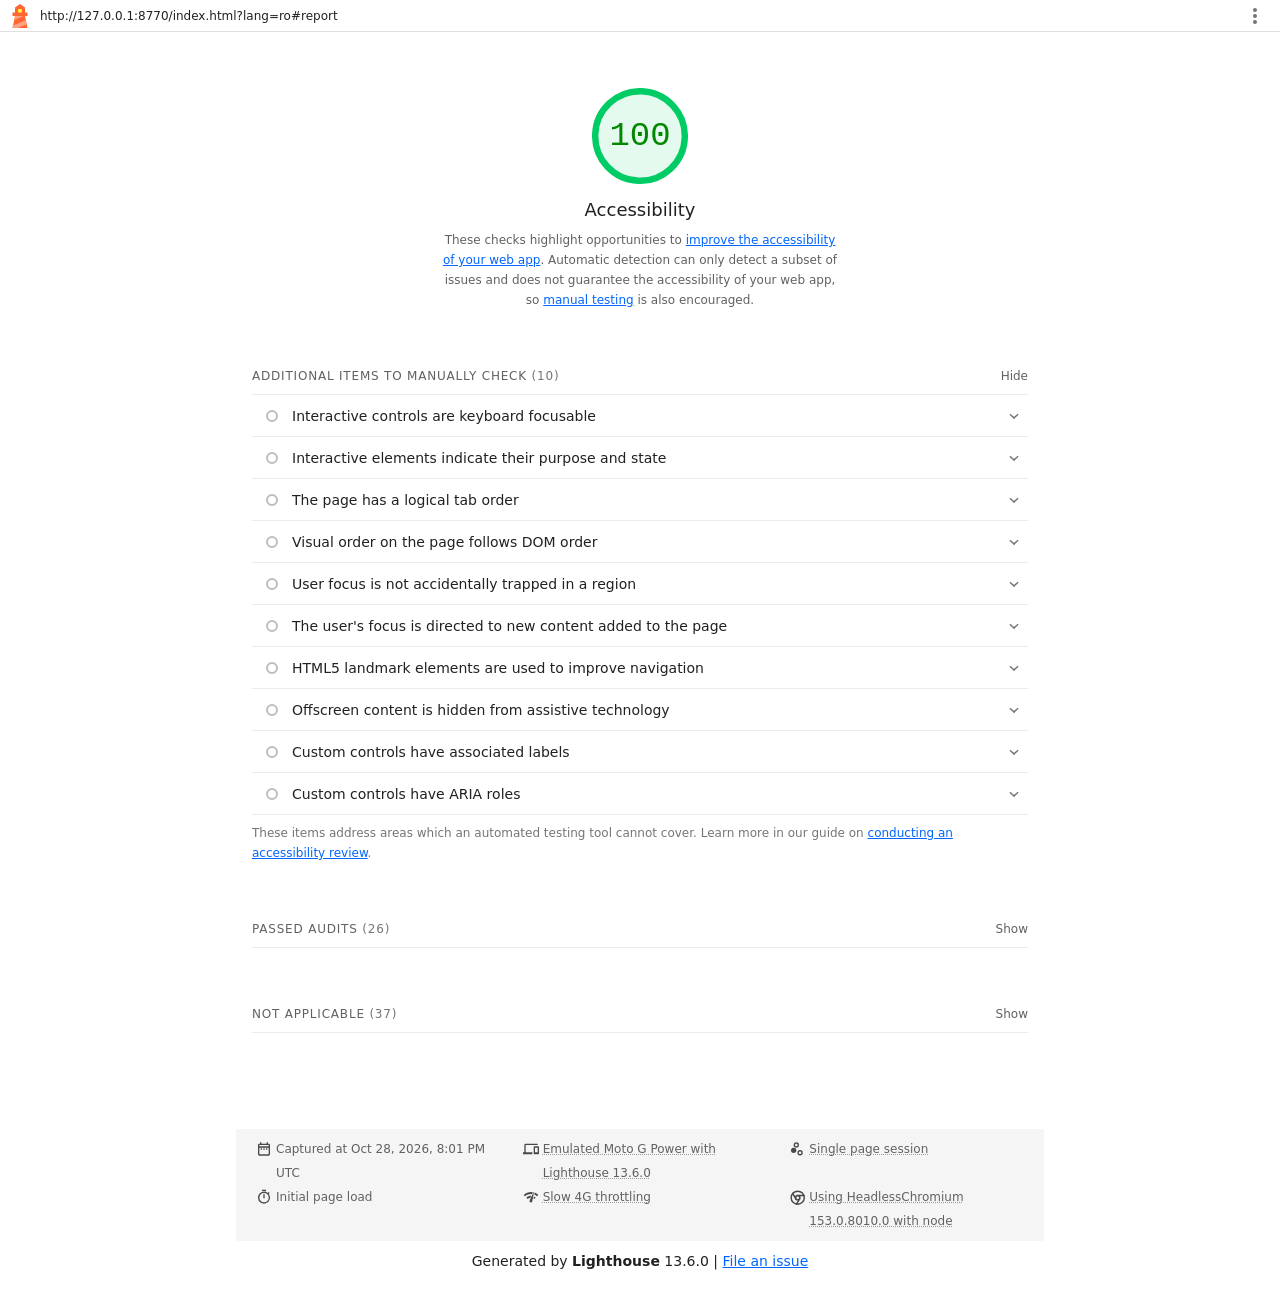
<file: docs/testing/lighthouse/report-ro-mobile.html>
<!--
@license
Copyright 2018 Google LLC
SPDX-License-Identifier: Apache-2.0
-->
<!doctype html>
<html lang="en">
<head>
  <meta charset="utf-8">
  <meta name="viewport" content="width=device-width, initial-scale=1, minimum-scale=1">
  <link rel="icon" href='data:image/svg+xml;utf8,<svg fill="none" xmlns="http://www.w3.org/2000/svg" viewBox="0 0 48 48"><path d="m14 7 10-7 10 7v10h5v7h-5l5 24H9l5-24H9v-7h5V7Z" fill="%23F63"/><path d="M31.561 24H14l-1.689 8.105L31.561 24ZM18.983 48H9l1.022-4.907L35.723 32.27l1.663 7.98L18.983 48Z" fill="%23FFA385"/><path fill="%23FF3" d="M20.5 10h7v7h-7z"/></svg>'>
  <title>Lighthouse Report</title>
  <style>body {margin: 0}</style>
</head>
<body>
  <noscript>Lighthouse report requires JavaScript. Please enable.</noscript>

  <div id="lh-log"></div>

  <script>window.__LIGHTHOUSE_JSON__ = {"lighthouseVersion":"13.6.0","requestedUrl":"http://127.0.0.1:8770/index.html?lang=ro#report","mainDocumentUrl":"http://127.0.0.1:8770/index.html?lang=ro","finalDisplayedUrl":"http://127.0.0.1:8770/index.html?lang=ro#report","finalUrl":"http://127.0.0.1:8770/index.html?lang=ro","fetchTime":"2026-10-28T20:01:21.366Z","gatherMode":"navigation","runWarnings":[],"userAgent":"Mozilla/5.0 (X11; Linux x86_64) AppleWebKit/537.36 (KHTML, like Gecko) HeadlessChrome/153.0.8010.0 Safari/537.36","environment":{"networkUserAgent":"Mozilla/5.0 (Linux; Android 11; moto g power (2022)) AppleWebKit/537.36 (KHTML, like Gecko) Chrome/153.0.0.0 Mobile Safari/537.36","hostUserAgent":"Mozilla/5.0 (X11; Linux x86_64) AppleWebKit/537.36 (KHTML, like Gecko) HeadlessChrome/153.0.8010.0 Safari/537.36","benchmarkIndex":2737,"credits":{"axe-core":"4.14.0"}},"audits":{"accesskeys":{"id":"accesskeys","title":"`[accesskey]` values are unique","description":"Access keys let users quickly focus a part of the page. For proper navigation, each access key must be unique. [Learn more about access keys](https://dequeuniversity.com/rules/axe/4.14/accesskeys).","score":null,"scoreDisplayMode":"notApplicable"},"aria-allowed-attr":{"id":"aria-allowed-attr","title":"`[aria-*]` attributes match their roles","description":"Each ARIA `role` supports a specific subset of `aria-*` attributes. Mismatching these invalidates the `aria-*` attributes. [Learn how to match ARIA attributes to their roles](https://dequeuniversity.com/rules/axe/4.14/aria-allowed-attr).","score":1,"scoreDisplayMode":"binary","details":{"type":"table","headings":[{"key":"node","valueType":"node","subItemsHeading":{"key":"relatedNode","valueType":"node"},"label":"Failing Elements"}],"items":[]}},"aria-allowed-role":{"id":"aria-allowed-role","title":"Uses ARIA roles only on compatible elements","description":"Many HTML elements can only be assigned certain ARIA roles. Using ARIA roles where they are not allowed can interfere with the accessibility of the web page. [Learn more about ARIA roles](https://dequeuniversity.com/rules/axe/4.14/aria-allowed-role).","score":null,"scoreDisplayMode":"notApplicable"},"aria-command-name":{"id":"aria-command-name","title":"`button`, `link`, and `menuitem` elements have accessible names","description":"When an element doesn't have an accessible name, screen readers announce it with a generic name, making it unusable for users who rely on screen readers. [Learn how to make command elements more accessible](https://dequeuniversity.com/rules/axe/4.14/aria-command-name).","score":null,"scoreDisplayMode":"notApplicable"},"aria-conditional-attr":{"id":"aria-conditional-attr","title":"ARIA attributes are used as specified for the element's role","description":"Some ARIA attributes are only allowed on an element under certain conditions. [Learn more about conditional ARIA attributes](https://dequeuniversity.com/rules/axe/4.14/aria-conditional-attr).","score":1,"scoreDisplayMode":"binary","details":{"type":"table","headings":[{"key":"node","valueType":"node","subItemsHeading":{"key":"relatedNode","valueType":"node"},"label":"Failing Elements"}],"items":[]}},"aria-deprecated-role":{"id":"aria-deprecated-role","title":"Deprecated ARIA roles were not used","description":"Deprecated ARIA roles may not be processed correctly by assistive technology. [Learn more about deprecated ARIA roles](https://dequeuniversity.com/rules/axe/4.14/aria-deprecated-role).","score":1,"scoreDisplayMode":"binary","details":{"type":"table","headings":[{"key":"node","valueType":"node","subItemsHeading":{"key":"relatedNode","valueType":"node"},"label":"Failing Elements"}],"items":[]}},"aria-dialog-name":{"id":"aria-dialog-name","title":"Elements with `role=\"dialog\"` or `role=\"alertdialog\"` have accessible names.","description":"ARIA dialog elements without accessible names may prevent screen readers users from discerning the purpose of these elements. [Learn how to make ARIA dialog elements more accessible](https://dequeuniversity.com/rules/axe/4.14/aria-dialog-name).","score":null,"scoreDisplayMode":"notApplicable"},"aria-hidden-body":{"id":"aria-hidden-body","title":"`[aria-hidden=\"true\"]` is not present on the document `\u003cbody>`","description":"Assistive technologies, like screen readers, work inconsistently when `aria-hidden=\"true\"` is set on the document `\u003cbody>`. [Learn how `aria-hidden` affects the document body](https://dequeuniversity.com/rules/axe/4.14/aria-hidden-body).","score":1,"scoreDisplayMode":"binary","details":{"type":"table","headings":[{"key":"node","valueType":"node","subItemsHeading":{"key":"relatedNode","valueType":"node"},"label":"Failing Elements"}],"items":[]}},"aria-hidden-focus":{"id":"aria-hidden-focus","title":"`[aria-hidden=\"true\"]` elements do not contain focusable descendents","description":"Focusable descendents within an `[aria-hidden=\"true\"]` element prevent those interactive elements from being available to users of assistive technologies like screen readers. [Learn how `aria-hidden` affects focusable elements](https://dequeuniversity.com/rules/axe/4.14/aria-hidden-focus).","score":1,"scoreDisplayMode":"binary","details":{"type":"table","headings":[{"key":"node","valueType":"node","subItemsHeading":{"key":"relatedNode","valueType":"node"},"label":"Failing Elements"}],"items":[]}},"aria-input-field-name":{"id":"aria-input-field-name","title":"ARIA input fields have accessible names","description":"When an input field doesn't have an accessible name, screen readers announce it with a generic name, making it unusable for users who rely on screen readers. [Learn more about input field labels](https://dequeuniversity.com/rules/axe/4.14/aria-input-field-name).","score":null,"scoreDisplayMode":"notApplicable"},"aria-meter-name":{"id":"aria-meter-name","title":"ARIA `meter` elements have accessible names","description":"When a meter element doesn't have an accessible name, screen readers announce it with a generic name, making it unusable for users who rely on screen readers. [Learn how to name `meter` elements](https://dequeuniversity.com/rules/axe/4.14/aria-meter-name).","score":null,"scoreDisplayMode":"notApplicable"},"aria-progressbar-name":{"id":"aria-progressbar-name","title":"ARIA `progressbar` elements have accessible names","description":"When a `progressbar` element doesn't have an accessible name, screen readers announce it with a generic name, making it unusable for users who rely on screen readers. [Learn how to label `progressbar` elements](https://dequeuniversity.com/rules/axe/4.14/aria-progressbar-name).","score":null,"scoreDisplayMode":"notApplicable"},"aria-prohibited-attr":{"id":"aria-prohibited-attr","title":"Elements use only permitted ARIA attributes","description":"Using ARIA attributes in roles where they are prohibited can mean that important information is not communicated to users of assistive technologies. [Learn more about prohibited ARIA roles](https://dequeuniversity.com/rules/axe/4.14/aria-prohibited-attr).","score":1,"scoreDisplayMode":"binary","details":{"type":"table","headings":[{"key":"node","valueType":"node","subItemsHeading":{"key":"relatedNode","valueType":"node"},"label":"Failing Elements"}],"items":[]}},"aria-required-attr":{"id":"aria-required-attr","title":"`[role]`s have all required `[aria-*]` attributes","description":"Some ARIA roles have required attributes that describe the state of the element to screen readers. [Learn more about roles and required attributes](https://dequeuniversity.com/rules/axe/4.14/aria-required-attr).","score":1,"scoreDisplayMode":"binary","details":{"type":"table","headings":[{"key":"node","valueType":"node","subItemsHeading":{"key":"relatedNode","valueType":"node"},"label":"Failing Elements"}],"items":[]}},"aria-required-children":{"id":"aria-required-children","title":"Elements with an ARIA `[role]` that require children to contain a specific `[role]` have all required children.","description":"Some ARIA parent roles must contain specific child roles to perform their intended accessibility functions. [Learn more about roles and required children elements](https://dequeuniversity.com/rules/axe/4.14/aria-required-children).","score":null,"scoreDisplayMode":"notApplicable"},"aria-required-parent":{"id":"aria-required-parent","title":"`[role]`s are contained by their required parent element","description":"Some ARIA child roles must be contained by specific parent roles to properly perform their intended accessibility functions. [Learn more about ARIA roles and required parent element](https://dequeuniversity.com/rules/axe/4.14/aria-required-parent).","score":null,"scoreDisplayMode":"notApplicable"},"aria-roles":{"id":"aria-roles","title":"`[role]` values are valid","description":"ARIA roles must have valid values in order to perform their intended accessibility functions. [Learn more about valid ARIA roles](https://dequeuniversity.com/rules/axe/4.14/aria-roles).","score":1,"scoreDisplayMode":"binary","details":{"type":"table","headings":[{"key":"node","valueType":"node","subItemsHeading":{"key":"relatedNode","valueType":"node"},"label":"Failing Elements"}],"items":[]}},"aria-text":{"id":"aria-text","title":"Elements with the `role=text` attribute do not have focusable descendents.","description":"Adding `role=text` around a text node split by markup enables VoiceOver to treat it as one phrase, but the element's focusable descendents will not be announced. [Learn more about the `role=text` attribute](https://dequeuniversity.com/rules/axe/4.14/aria-text).","score":null,"scoreDisplayMode":"notApplicable"},"aria-toggle-field-name":{"id":"aria-toggle-field-name","title":"ARIA toggle fields have accessible names","description":"When a toggle field doesn't have an accessible name, screen readers announce it with a generic name, making it unusable for users who rely on screen readers. [Learn more about toggle fields](https://dequeuniversity.com/rules/axe/4.14/aria-toggle-field-name).","score":null,"scoreDisplayMode":"notApplicable"},"aria-tooltip-name":{"id":"aria-tooltip-name","title":"ARIA `tooltip` elements have accessible names","description":"When a tooltip element doesn't have an accessible name, screen readers announce it with a generic name, making it unusable for users who rely on screen readers. [Learn how to name `tooltip` elements](https://dequeuniversity.com/rules/axe/4.14/aria-tooltip-name).","score":null,"scoreDisplayMode":"notApplicable"},"aria-treeitem-name":{"id":"aria-treeitem-name","title":"ARIA `treeitem` elements have accessible names","description":"When a `treeitem` element doesn't have an accessible name, screen readers announce it with a generic name, making it unusable for users who rely on screen readers. [Learn more about labeling `treeitem` elements](https://dequeuniversity.com/rules/axe/4.14/aria-treeitem-name).","score":null,"scoreDisplayMode":"notApplicable"},"aria-valid-attr-value":{"id":"aria-valid-attr-value","title":"`[aria-*]` attributes have valid values","description":"Assistive technologies, like screen readers, can't interpret ARIA attributes with invalid values. [Learn more about valid values for ARIA attributes](https://dequeuniversity.com/rules/axe/4.14/aria-valid-attr-value).","score":1,"scoreDisplayMode":"binary","details":{"type":"table","headings":[{"key":"node","valueType":"node","subItemsHeading":{"key":"relatedNode","valueType":"node"},"label":"Failing Elements"}],"items":[]}},"aria-valid-attr":{"id":"aria-valid-attr","title":"`[aria-*]` attributes are valid and not misspelled","description":"Assistive technologies, like screen readers, can't interpret ARIA attributes with invalid names. [Learn more about valid ARIA attributes](https://dequeuniversity.com/rules/axe/4.14/aria-valid-attr).","score":1,"scoreDisplayMode":"binary","details":{"type":"table","headings":[{"key":"node","valueType":"node","subItemsHeading":{"key":"relatedNode","valueType":"node"},"label":"Failing Elements"}],"items":[]}},"button-name":{"id":"button-name","title":"Buttons have an accessible name","description":"When a button doesn't have an accessible name, screen readers announce it as \"button\", making it unusable for users who rely on screen readers. [Learn how to make buttons more accessible](https://dequeuniversity.com/rules/axe/4.14/button-name).","score":1,"scoreDisplayMode":"binary","details":{"type":"table","headings":[{"key":"node","valueType":"node","subItemsHeading":{"key":"relatedNode","valueType":"node"},"label":"Failing Elements"}],"items":[]}},"bypass":{"id":"bypass","title":"The page contains a heading, skip link, or landmark region","description":"Adding ways to bypass repetitive content lets keyboard users navigate the page more efficiently. [Learn more about bypass blocks](https://dequeuniversity.com/rules/axe/4.14/bypass).","score":null,"scoreDisplayMode":"notApplicable"},"color-contrast":{"id":"color-contrast","title":"Background and foreground colors have a sufficient contrast ratio","description":"Low-contrast text is difficult or impossible for many users to read. [Learn how to provide sufficient color contrast](https://dequeuniversity.com/rules/axe/4.14/color-contrast).","score":1,"scoreDisplayMode":"binary","details":{"type":"table","headings":[{"key":"node","valueType":"node","subItemsHeading":{"key":"relatedNode","valueType":"node"},"label":"Failing Elements"}],"items":[]}},"definition-list":{"id":"definition-list","title":"`\u003cdl>`'s contain only properly-ordered `\u003cdt>` and `\u003cdd>` groups, `\u003cscript>`, `\u003ctemplate>` or `\u003cdiv>` elements.","description":"When definition lists are not properly marked up, screen readers may produce confusing or inaccurate output. [Learn how to structure definition lists correctly](https://dequeuniversity.com/rules/axe/4.14/definition-list).","score":null,"scoreDisplayMode":"notApplicable"},"dlitem":{"id":"dlitem","title":"Definition list items are wrapped in `\u003cdl>` elements","description":"Definition list items (`\u003cdt>` and `\u003cdd>`) must be wrapped in a parent `\u003cdl>` element to ensure that screen readers can properly announce them. [Learn how to structure definition lists correctly](https://dequeuniversity.com/rules/axe/4.14/dlitem).","score":null,"scoreDisplayMode":"notApplicable"},"document-title":{"id":"document-title","title":"Document has a `\u003ctitle>` element","description":"The title gives screen reader users an overview of the page, and search engine users rely on it heavily to determine if a page is relevant to their search. [Learn more about document titles](https://dequeuniversity.com/rules/axe/4.14/document-title).","score":1,"scoreDisplayMode":"binary","details":{"type":"table","headings":[{"key":"node","valueType":"node","subItemsHeading":{"key":"relatedNode","valueType":"node"},"label":"Failing Elements"}],"items":[]}},"duplicate-id-aria":{"id":"duplicate-id-aria","title":"ARIA IDs are unique","description":"The value of an ARIA ID must be unique to prevent other instances from being overlooked by assistive technologies. [Learn how to fix duplicate ARIA IDs](https://dequeuniversity.com/rules/axe/4.14/duplicate-id-aria).","score":null,"scoreDisplayMode":"notApplicable"},"empty-heading":{"id":"empty-heading","title":"All heading elements contain content.","description":"A heading with no content or inaccessible text prevent screen reader users from accessing information on the page's structure. [Learn more about headings](https://dequeuniversity.com/rules/axe/4.14/empty-heading).","score":null,"scoreDisplayMode":"notApplicable"},"form-field-multiple-labels":{"id":"form-field-multiple-labels","title":"No form fields have multiple labels","description":"Form fields with multiple labels can be confusingly announced by assistive technologies like screen readers which use either the first, the last, or all of the labels. [Learn how to use form labels](https://dequeuniversity.com/rules/axe/4.14/form-field-multiple-labels).","score":null,"scoreDisplayMode":"notApplicable"},"frame-title":{"id":"frame-title","title":"`\u003cframe>` or `\u003ciframe>` elements have a title","description":"Screen reader users rely on frame titles to describe the contents of frames. [Learn more about frame titles](https://dequeuniversity.com/rules/axe/4.14/frame-title).","score":null,"scoreDisplayMode":"notApplicable"},"heading-order":{"id":"heading-order","title":"Heading elements appear in a sequentially-descending order","description":"Properly ordered headings that do not skip levels convey the semantic structure of the page, making it easier to navigate and understand when using assistive technologies. [Learn more about heading order](https://dequeuniversity.com/rules/axe/4.14/heading-order).","score":1,"scoreDisplayMode":"binary","details":{"type":"table","headings":[{"key":"node","valueType":"node","subItemsHeading":{"key":"relatedNode","valueType":"node"},"label":"Failing Elements"}],"items":[]}},"html-has-lang":{"id":"html-has-lang","title":"`\u003chtml>` element has a `[lang]` attribute","description":"If a page doesn't specify a `lang` attribute, a screen reader assumes that the page is in the default language that the user chose when setting up the screen reader. If the page isn't actually in the default language, then the screen reader might not announce the page's text correctly. [Learn more about the `lang` attribute](https://dequeuniversity.com/rules/axe/4.14/html-has-lang).","score":1,"scoreDisplayMode":"binary","details":{"type":"table","headings":[{"key":"node","valueType":"node","subItemsHeading":{"key":"relatedNode","valueType":"node"},"label":"Failing Elements"}],"items":[]}},"html-lang-valid":{"id":"html-lang-valid","title":"`\u003chtml>` element has a valid value for its `[lang]` attribute","description":"Specifying a valid [BCP 47 language](https://www.w3.org/International/questions/qa-choosing-language-tags#question) helps screen readers announce text properly. [Learn how to use the `lang` attribute](https://dequeuniversity.com/rules/axe/4.14/html-lang-valid).","score":1,"scoreDisplayMode":"binary","details":{"type":"table","headings":[{"key":"node","valueType":"node","subItemsHeading":{"key":"relatedNode","valueType":"node"},"label":"Failing Elements"}],"items":[]}},"html-xml-lang-mismatch":{"id":"html-xml-lang-mismatch","title":"`\u003chtml>` element has an `[xml:lang]` attribute with the same base language as the `[lang]` attribute.","description":"If the webpage does not specify a consistent language, then the screen reader might not announce the page's text correctly. [Learn more about the `lang` attribute](https://dequeuniversity.com/rules/axe/4.14/html-xml-lang-mismatch).","score":null,"scoreDisplayMode":"notApplicable"},"identical-links-same-purpose":{"id":"identical-links-same-purpose","title":"Identical links have the same purpose.","description":"Links with the same destination should have the same description, to help users understand the link's purpose and decide whether to follow it. [Learn more about identical links](https://dequeuniversity.com/rules/axe/4.14/identical-links-same-purpose).","score":null,"scoreDisplayMode":"notApplicable"},"image-alt":{"id":"image-alt","title":"Image elements have `[alt]` attributes","description":"Informative elements should aim for short, descriptive alternate text. Decorative elements can be ignored with an empty alt attribute. [Learn more about the `alt` attribute](https://dequeuniversity.com/rules/axe/4.14/image-alt).","score":1,"scoreDisplayMode":"binary","details":{"type":"table","headings":[{"key":"node","valueType":"node","subItemsHeading":{"key":"relatedNode","valueType":"node"},"label":"Failing Elements"}],"items":[]}},"image-redundant-alt":{"id":"image-redundant-alt","title":"Image elements do not have `[alt]` attributes that are redundant text.","description":"Informative elements should aim for short, descriptive alternative text. Alternative text that is exactly the same as the text adjacent to the link or image is potentially confusing for screen reader users, because the text will be read twice. [Learn more about the `alt` attribute](https://dequeuniversity.com/rules/axe/4.14/image-redundant-alt).","score":null,"scoreDisplayMode":"notApplicable"},"input-button-name":{"id":"input-button-name","title":"Input buttons have discernible text.","description":"Adding discernable and accessible text to input buttons may help screen reader users understand the purpose of the input button. [Learn more about input buttons](https://dequeuniversity.com/rules/axe/4.14/input-button-name).","score":null,"scoreDisplayMode":"notApplicable"},"input-image-alt":{"id":"input-image-alt","title":"`\u003cinput type=\"image\">` elements have `[alt]` text","description":"When an image is being used as an `\u003cinput>` button, providing alternative text can help screen reader users understand the purpose of the button. [Learn about input image alt text](https://dequeuniversity.com/rules/axe/4.14/input-image-alt).","score":null,"scoreDisplayMode":"notApplicable"},"label-content-name-mismatch":{"id":"label-content-name-mismatch","title":"Elements with visible text labels have matching accessible names.","description":"Visible text labels that do not match the accessible name can result in a confusing experience for screen reader users. [Learn more about accessible names](https://dequeuniversity.com/rules/axe/4.14/label-content-name-mismatch).","score":null,"scoreDisplayMode":"notApplicable"},"label":{"id":"label","title":"Form elements have associated labels","description":"Labels ensure that form controls are announced properly by assistive technologies, like screen readers. [Learn more about form element labels](https://dequeuniversity.com/rules/axe/4.14/label).","score":1,"scoreDisplayMode":"binary","details":{"type":"table","headings":[{"key":"node","valueType":"node","subItemsHeading":{"key":"relatedNode","valueType":"node"},"label":"Failing Elements"}],"items":[]}},"landmark-one-main":{"id":"landmark-one-main","title":"Document has a main landmark.","description":"One main landmark helps screen reader users navigate a web page. [Learn more about landmarks](https://dequeuniversity.com/rules/axe/4.14/landmark-one-main).","score":1,"scoreDisplayMode":"binary","details":{"type":"table","headings":[{"key":"node","valueType":"node","subItemsHeading":{"key":"relatedNode","valueType":"node"},"label":"Failing Elements"}],"items":[]}},"link-name":{"id":"link-name","title":"Links have a discernible name","description":"Link text (and alternate text for images, when used as links) that is discernible, unique, and focusable improves the navigation experience for screen reader users. [Learn how to make links accessible](https://dequeuniversity.com/rules/axe/4.14/link-name).","score":1,"scoreDisplayMode":"binary","details":{"type":"table","headings":[{"key":"node","valueType":"node","subItemsHeading":{"key":"relatedNode","valueType":"node"},"label":"Failing Elements"}],"items":[]}},"link-in-text-block":{"id":"link-in-text-block","title":"Links are distinguishable without relying on color.","description":"Low-contrast text is difficult or impossible for many users to read. Link text that is discernible improves the experience for users with low vision. [Learn how to make links distinguishable](https://dequeuniversity.com/rules/axe/4.14/link-in-text-block).","score":null,"scoreDisplayMode":"notApplicable"},"list":{"id":"list","title":"Lists contain only `\u003cli>` elements and script supporting elements (`\u003cscript>` and `\u003ctemplate>`).","description":"Screen readers have a specific way of announcing lists. Ensuring proper list structure aids screen reader output. [Learn more about proper list structure](https://dequeuniversity.com/rules/axe/4.14/list).","score":null,"scoreDisplayMode":"notApplicable"},"listitem":{"id":"listitem","title":"List items (`\u003cli>`) are contained within `\u003cul>`, `\u003col>` or `\u003cmenu>` parent elements","description":"Screen readers require list items (`\u003cli>`) to be contained within a parent `\u003cul>`, `\u003col>` or `\u003cmenu>` to be announced properly. [Learn more about proper list structure](https://dequeuniversity.com/rules/axe/4.14/listitem).","score":null,"scoreDisplayMode":"notApplicable"},"meta-refresh":{"id":"meta-refresh","title":"The document does not use `\u003cmeta http-equiv=\"refresh\">`","description":"Users do not expect a page to refresh automatically, and doing so will move focus back to the top of the page. This may create a frustrating or confusing experience. [Learn more about the refresh meta tag](https://dequeuniversity.com/rules/axe/4.14/meta-refresh).","score":null,"scoreDisplayMode":"notApplicable"},"meta-viewport":{"id":"meta-viewport","title":"`[user-scalable=\"no\"]` is not used in the `\u003cmeta name=\"viewport\">` element and the `[maximum-scale]` attribute is not less than 5.","description":"Disabling zooming is problematic for users with low vision who rely on screen magnification to properly see the contents of a web page. [Learn more about the viewport meta tag](https://dequeuniversity.com/rules/axe/4.14/meta-viewport).","score":1,"scoreDisplayMode":"binary","details":{"type":"table","headings":[{"key":"node","valueType":"node","subItemsHeading":{"key":"relatedNode","valueType":"node"},"label":"Failing Elements"}],"items":[]}},"object-alt":{"id":"object-alt","title":"`\u003cobject>` elements have alternate text","description":"Screen readers cannot translate non-text content. Adding alternate text to `\u003cobject>` elements helps screen readers convey meaning to users. [Learn more about alt text for `object` elements](https://dequeuniversity.com/rules/axe/4.14/object-alt).","score":null,"scoreDisplayMode":"notApplicable"},"select-name":{"id":"select-name","title":"Select elements have associated label elements.","description":"Form elements without effective labels can create frustrating experiences for screen reader users. [Learn more about the `select` element](https://dequeuniversity.com/rules/axe/4.14/select-name).","score":1,"scoreDisplayMode":"binary","details":{"type":"table","headings":[{"key":"node","valueType":"node","subItemsHeading":{"key":"relatedNode","valueType":"node"},"label":"Failing Elements"}],"items":[]}},"skip-link":{"id":"skip-link","title":"Skip links are focusable.","description":"Including a skip link can help users skip to the main content to save time. [Learn more about skip links](https://dequeuniversity.com/rules/axe/4.14/skip-link).","score":1,"scoreDisplayMode":"binary","details":{"type":"table","headings":[{"key":"node","valueType":"node","subItemsHeading":{"key":"relatedNode","valueType":"node"},"label":"Failing Elements"}],"items":[]}},"tabindex":{"id":"tabindex","title":"No element has a `[tabindex]` value greater than 0","description":"A value greater than 0 implies an explicit navigation ordering. Although technically valid, this often creates frustrating experiences for users who rely on assistive technologies. [Learn more about the `tabindex` attribute](https://dequeuniversity.com/rules/axe/4.14/tabindex).","score":1,"scoreDisplayMode":"binary","details":{"type":"table","headings":[{"key":"node","valueType":"node","subItemsHeading":{"key":"relatedNode","valueType":"node"},"label":"Failing Elements"}],"items":[]}},"table-duplicate-name":{"id":"table-duplicate-name","title":"Tables have different content in the summary attribute and `\u003ccaption>`.","description":"The summary attribute should describe the table structure, while `\u003ccaption>` should have the onscreen title. Accurate table mark-up helps users of screen readers. [Learn more about summary and caption](https://dequeuniversity.com/rules/axe/4.14/table-duplicate-name).","score":null,"scoreDisplayMode":"notApplicable"},"table-fake-caption":{"id":"table-fake-caption","title":"Tables use `\u003ccaption>` instead of cells with the `[colspan]` attribute to indicate a caption.","description":"Screen readers have features to make navigating tables easier. Ensuring that tables use the actual caption element instead of cells with the `[colspan]` attribute may improve the experience for screen reader users. [Learn more about captions](https://dequeuniversity.com/rules/axe/4.14/table-fake-caption).","score":null,"scoreDisplayMode":"notApplicable"},"target-size":{"id":"target-size","title":"Touch targets have sufficient size and spacing.","description":"Touch targets with sufficient size and spacing help users who may have difficulty targeting small controls to activate the targets. [Learn more about touch targets](https://dequeuniversity.com/rules/axe/4.14/target-size).","score":1,"scoreDisplayMode":"binary","details":{"type":"table","headings":[{"key":"node","valueType":"node","subItemsHeading":{"key":"relatedNode","valueType":"node"},"label":"Failing Elements"}],"items":[]}},"td-has-header":{"id":"td-has-header","title":"`\u003ctd>` elements in a large `\u003ctable>` have one or more table headers.","description":"Screen readers have features to make navigating tables easier. Ensuring that `\u003ctd>` elements in a large table (3 or more cells in width and height) have an associated table header may improve the experience for screen reader users. [Learn more about table headers](https://dequeuniversity.com/rules/axe/4.14/td-has-header).","score":null,"scoreDisplayMode":"notApplicable"},"td-headers-attr":{"id":"td-headers-attr","title":"Cells in a `\u003ctable>` element that use the `[headers]` attribute refer to table cells within the same table.","description":"Screen readers have features to make navigating tables easier. Ensuring `\u003ctd>` cells using the `[headers]` attribute only refer to other cells in the same table may improve the experience for screen reader users. [Learn more about the `headers` attribute](https://dequeuniversity.com/rules/axe/4.14/td-headers-attr).","score":null,"scoreDisplayMode":"notApplicable"},"th-has-data-cells":{"id":"th-has-data-cells","title":"`\u003cth>` elements and elements with `[role=\"columnheader\"/\"rowheader\"]` have data cells they describe.","description":"Screen readers have features to make navigating tables easier. Ensuring table headers always refer to some set of cells may improve the experience for screen reader users. [Learn more about table headers](https://dequeuniversity.com/rules/axe/4.14/th-has-data-cells).","score":null,"scoreDisplayMode":"notApplicable"},"valid-lang":{"id":"valid-lang","title":"`[lang]` attributes have a valid value","description":"Specifying a valid [BCP 47 language](https://www.w3.org/International/questions/qa-choosing-language-tags#question) on elements helps ensure that text is pronounced correctly by a screen reader. [Learn how to use the `lang` attribute](https://dequeuniversity.com/rules/axe/4.14/valid-lang).","score":1,"scoreDisplayMode":"binary","details":{"type":"table","headings":[{"key":"node","valueType":"node","subItemsHeading":{"key":"relatedNode","valueType":"node"},"label":"Failing Elements"}],"items":[]}},"video-caption":{"id":"video-caption","title":"`\u003cvideo>` elements contain a `\u003ctrack>` element with `[kind=\"captions\"]`","description":"When a video provides a caption it is easier for deaf and hearing impaired users to access its information. [Learn more about video captions](https://dequeuniversity.com/rules/axe/4.14/video-caption).","score":null,"scoreDisplayMode":"notApplicable"},"custom-controls-labels":{"id":"custom-controls-labels","title":"Custom controls have associated labels","description":"Custom interactive controls have associated labels, provided by aria-label or aria-labelledby. [Learn more about custom controls and labels](https://developer.chrome.com/docs/lighthouse/accessibility/custom-controls-labels/).","score":null,"scoreDisplayMode":"manual"},"custom-controls-roles":{"id":"custom-controls-roles","title":"Custom controls have ARIA roles","description":"Custom interactive controls have appropriate ARIA roles. [Learn how to add roles to custom controls](https://developer.chrome.com/docs/lighthouse/accessibility/custom-control-roles/).","score":null,"scoreDisplayMode":"manual"},"focus-traps":{"id":"focus-traps","title":"User focus is not accidentally trapped in a region","description":"A user can tab into and out of any control or region without accidentally trapping their focus. [Learn how to avoid focus traps](https://developer.chrome.com/docs/lighthouse/accessibility/focus-traps/).","score":null,"scoreDisplayMode":"manual"},"focusable-controls":{"id":"focusable-controls","title":"Interactive controls are keyboard focusable","description":"Custom interactive controls are keyboard focusable and display a focus indicator. [Learn how to make custom controls focusable](https://developer.chrome.com/docs/lighthouse/accessibility/focusable-controls/).","score":null,"scoreDisplayMode":"manual"},"interactive-element-affordance":{"id":"interactive-element-affordance","title":"Interactive elements indicate their purpose and state","description":"Interactive elements, such as links and buttons, should indicate their state and be distinguishable from non-interactive elements. [Learn how to decorate interactive elements with affordance hints](https://developer.chrome.com/docs/lighthouse/accessibility/interactive-element-affordance/).","score":null,"scoreDisplayMode":"manual"},"logical-tab-order":{"id":"logical-tab-order","title":"The page has a logical tab order","description":"Tabbing through the page follows the visual layout. Users cannot focus elements that are offscreen. [Learn more about logical tab ordering](https://developer.chrome.com/docs/lighthouse/accessibility/logical-tab-order/).","score":null,"scoreDisplayMode":"manual"},"managed-focus":{"id":"managed-focus","title":"The user's focus is directed to new content added to the page","description":"If new content, such as a dialog, is added to the page, the user's focus is directed to it. [Learn how to direct focus to new content](https://developer.chrome.com/docs/lighthouse/accessibility/managed-focus/).","score":null,"scoreDisplayMode":"manual"},"offscreen-content-hidden":{"id":"offscreen-content-hidden","title":"Offscreen content is hidden from assistive technology","description":"Offscreen content is hidden with display: none or aria-hidden=true. [Learn how to properly hide offscreen content](https://developer.chrome.com/docs/lighthouse/accessibility/offscreen-content-hidden/).","score":null,"scoreDisplayMode":"manual"},"use-landmarks":{"id":"use-landmarks","title":"HTML5 landmark elements are used to improve navigation","description":"Landmark elements (`\u003cmain>`, `\u003cnav>`, etc.) are used to improve the keyboard navigation of the page for assistive technology. [Learn more about landmark elements](https://developer.chrome.com/docs/lighthouse/accessibility/use-landmarks/).","score":null,"scoreDisplayMode":"manual"},"visual-order-follows-dom":{"id":"visual-order-follows-dom","title":"Visual order on the page follows DOM order","description":"DOM order matches the visual order, improving navigation for assistive technology. [Learn more about DOM and visual ordering](https://developer.chrome.com/docs/lighthouse/accessibility/visual-order-follows-dom/).","score":null,"scoreDisplayMode":"manual"},"autocomplete-valid":{"id":"autocomplete-valid","title":"`autocomplete` attributes are used correctly","description":"The `autocomplete` attribute values must be valid and correctly applied for screen readers to function correctly. [Learn more about valid autocomplete values](https://dequeuniversity.com/rules/axe/4.14/autocomplete-valid).","score":null,"scoreDisplayMode":"notApplicable"},"presentation-role-conflict":{"id":"presentation-role-conflict","title":"Elements with `role=\"none\"` or `role=\"presentation\"` do not have conflicts","description":"There are certain cases where the semantic role of an element with `role=\"none\"` or `role=\"presentation\"` does not resolve to none or presentation. To ensure the element remains removed from the accessibility tree, you should not add any global ARIA attributes to the element or make it focusable. [Learn more about presentation role conflict](https://dequeuniversity.com/rules/axe/4.14/presentation-role-conflict).","score":null,"scoreDisplayMode":"notApplicable"},"svg-img-alt":{"id":"svg-img-alt","title":"SVG elements with an `img` role have an accessible text alternative","description":"Ensures SVG elements with an `img`, `graphics-document` or `graphics-symbol` role have an accessible text alternative. [Learn more about SVG alt text](https://dequeuniversity.com/rules/axe/4.14/svg-img-alt).","score":null,"scoreDisplayMode":"notApplicable"}},"configSettings":{"output":["html","json"],"maxWaitForFcp":30000,"maxWaitForLoad":45000,"pauseAfterFcpMs":1000,"pauseAfterLoadMs":1000,"networkQuietThresholdMs":1000,"cpuQuietThresholdMs":1000,"formFactor":"mobile","throttling":{"rttMs":150,"throughputKbps":1638.4,"requestLatencyMs":562.5,"downloadThroughputKbps":1474.5600000000002,"uploadThroughputKbps":675,"cpuSlowdownMultiplier":4},"throttlingMethod":"simulate","screenEmulation":{"mobile":true,"width":390,"height":844,"deviceScaleFactor":1,"disabled":false},"emulatedUserAgent":"Mozilla/5.0 (Linux; Android 11; moto g power (2022)) AppleWebKit/537.36 (KHTML, like Gecko) Chrome/136.0.0.0 Mobile Safari/537.36","auditMode":false,"gatherMode":false,"clearStorageTypes":["file_systems","shader_cache","service_workers","cache_storage"],"disableStorageReset":false,"debugNavigation":false,"channel":"node","usePassiveGathering":false,"disableFullPageScreenshot":false,"skipAboutBlank":false,"blankPage":"about:blank","ignoreStatusCode":false,"locale":"en-US","blockedUrlPatterns":null,"additionalTraceCategories":null,"extraHeaders":null,"precomputedLanternData":null,"onlyAudits":null,"onlyCategories":["accessibility"],"skipAudits":null},"categories":{"accessibility":{"title":"Accessibility","description":"These checks highlight opportunities to [improve the accessibility of your web app](https://developer.chrome.com/docs/lighthouse/accessibility/). Automatic detection can only detect a subset of issues and does not guarantee the accessibility of your web app, so [manual testing](https://web.dev/articles/how-to-review) is also encouraged.","manualDescription":"These items address areas which an automated testing tool cannot cover. Learn more in our guide on [conducting an accessibility review](https://web.dev/articles/how-to-review).","supportedModes":["navigation","snapshot"],"auditRefs":[{"id":"accesskeys","weight":0,"group":"a11y-navigation"},{"id":"aria-allowed-attr","weight":10,"group":"a11y-aria"},{"id":"aria-command-name","weight":0,"group":"a11y-aria"},{"id":"aria-conditional-attr","weight":7,"group":"a11y-aria"},{"id":"aria-deprecated-role","weight":1,"group":"a11y-aria"},{"id":"aria-dialog-name","weight":0,"group":"a11y-aria"},{"id":"aria-hidden-body","weight":10,"group":"a11y-aria"},{"id":"aria-hidden-focus","weight":7,"group":"a11y-aria"},{"id":"aria-input-field-name","weight":0,"group":"a11y-aria"},{"id":"aria-meter-name","weight":0,"group":"a11y-aria"},{"id":"aria-progressbar-name","weight":0,"group":"a11y-aria"},{"id":"aria-prohibited-attr","weight":7,"group":"a11y-aria"},{"id":"aria-required-attr","weight":10,"group":"a11y-aria"},{"id":"aria-required-children","weight":0,"group":"a11y-aria"},{"id":"aria-required-parent","weight":0,"group":"a11y-aria"},{"id":"aria-roles","weight":10,"group":"a11y-aria"},{"id":"aria-text","weight":0,"group":"a11y-aria"},{"id":"aria-toggle-field-name","weight":0,"group":"a11y-aria"},{"id":"aria-tooltip-name","weight":0,"group":"a11y-aria"},{"id":"aria-treeitem-name","weight":0,"group":"a11y-aria"},{"id":"aria-valid-attr-value","weight":10,"group":"a11y-aria"},{"id":"aria-valid-attr","weight":10,"group":"a11y-aria"},{"id":"button-name","weight":10,"group":"a11y-names-labels"},{"id":"bypass","weight":0,"group":"a11y-navigation"},{"id":"color-contrast","weight":7,"group":"a11y-color-contrast"},{"id":"definition-list","weight":0,"group":"a11y-tables-lists"},{"id":"dlitem","weight":0,"group":"a11y-tables-lists"},{"id":"document-title","weight":7,"group":"a11y-names-labels"},{"id":"duplicate-id-aria","weight":0,"group":"a11y-aria"},{"id":"form-field-multiple-labels","weight":0,"group":"a11y-names-labels"},{"id":"frame-title","weight":0,"group":"a11y-names-labels"},{"id":"heading-order","weight":3,"group":"a11y-navigation"},{"id":"html-has-lang","weight":7,"group":"a11y-language"},{"id":"html-lang-valid","weight":7,"group":"a11y-language"},{"id":"html-xml-lang-mismatch","weight":0,"group":"a11y-language"},{"id":"image-alt","weight":10,"group":"a11y-names-labels"},{"id":"input-button-name","weight":0,"group":"a11y-names-labels"},{"id":"input-image-alt","weight":0,"group":"a11y-names-labels"},{"id":"label","weight":10,"group":"a11y-names-labels"},{"id":"link-in-text-block","weight":0,"group":"a11y-color-contrast"},{"id":"link-name","weight":7,"group":"a11y-names-labels"},{"id":"list","weight":0,"group":"a11y-tables-lists"},{"id":"listitem","weight":0,"group":"a11y-tables-lists"},{"id":"meta-refresh","weight":0,"group":"a11y-best-practices"},{"id":"meta-viewport","weight":10,"group":"a11y-best-practices"},{"id":"object-alt","weight":0,"group":"a11y-names-labels"},{"id":"select-name","weight":10,"group":"a11y-names-labels"},{"id":"skip-link","weight":3,"group":"a11y-names-labels"},{"id":"tabindex","weight":7,"group":"a11y-navigation"},{"id":"target-size","weight":7,"group":"a11y-best-practices"},{"id":"td-headers-attr","weight":0,"group":"a11y-tables-lists"},{"id":"th-has-data-cells","weight":0,"group":"a11y-tables-lists"},{"id":"valid-lang","weight":7,"group":"a11y-language"},{"id":"video-caption","weight":0,"group":"a11y-audio-video"},{"id":"landmark-one-main","weight":3,"group":"a11y-best-practices"},{"id":"autocomplete-valid","weight":0,"group":"a11y-best-practices"},{"id":"presentation-role-conflict","weight":0,"group":"a11y-best-practices"},{"id":"svg-img-alt","weight":0,"group":"a11y-best-practices"},{"id":"focusable-controls","weight":0},{"id":"interactive-element-affordance","weight":0},{"id":"logical-tab-order","weight":0},{"id":"visual-order-follows-dom","weight":0},{"id":"focus-traps","weight":0},{"id":"managed-focus","weight":0},{"id":"use-landmarks","weight":0},{"id":"offscreen-content-hidden","weight":0},{"id":"custom-controls-labels","weight":0},{"id":"custom-controls-roles","weight":0},{"id":"table-duplicate-name","weight":0,"group":"a11y-best-practices"},{"id":"empty-heading","weight":0,"group":"a11y-best-practices"},{"id":"aria-allowed-role","weight":0,"group":"a11y-best-practices"},{"id":"image-redundant-alt","weight":0,"group":"a11y-names-labels"},{"id":"identical-links-same-purpose","weight":0,"group":"a11y-best-practices"},{"id":"label-content-name-mismatch","weight":0,"group":"hidden"},{"id":"table-fake-caption","weight":0,"group":"hidden"},{"id":"td-has-header","weight":0,"group":"hidden"}],"id":"accessibility","score":1}},"categoryGroups":{"metrics":{"title":"Metrics"},"insights":{"title":"Insights","description":"These insights are also available in the Chrome DevTools Performance Panel - [record a trace](https://developer.chrome.com/docs/devtools/performance/reference) to view more detailed information."},"diagnostics":{"title":"Diagnostics","description":"More information about the performance of your application. These numbers don't [directly affect](https://developer.chrome.com/docs/lighthouse/performance/performance-scoring/) the Performance score."},"a11y-best-practices":{"title":"Best practices","description":"These items highlight common accessibility best practices."},"a11y-color-contrast":{"title":"Contrast","description":"These are opportunities to improve the legibility of your content."},"a11y-names-labels":{"title":"Names and labels","description":"These are opportunities to improve the semantics of the controls in your application. This may enhance the experience for users of assistive technology, like a screen reader."},"a11y-navigation":{"title":"Navigation","description":"These are opportunities to improve keyboard navigation in your application."},"a11y-aria":{"title":"ARIA","description":"These are opportunities to improve the usage of ARIA in your application which may enhance the experience for users of assistive technology, like a screen reader."},"a11y-language":{"title":"Internationalization and localization","description":"These are opportunities to improve the interpretation of your content by users in different locales."},"a11y-audio-video":{"title":"Audio and video","description":"These are opportunities to provide alternative content for audio and video. This may improve the experience for users with hearing or vision impairments."},"a11y-tables-lists":{"title":"Tables and lists","description":"These are opportunities to improve the experience of reading tabular or list data using assistive technology, like a screen reader."},"seo-mobile":{"title":"Mobile Friendly","description":"Make sure your pages are mobile friendly so users don’t have to pinch or zoom in order to read the content pages. [Learn how to make pages mobile-friendly](https://developers.google.com/search/mobile-sites/)."},"seo-content":{"title":"Content Best Practices","description":"Format your HTML in a way that enables crawlers to better understand your app’s content."},"seo-crawl":{"title":"Crawling and Indexing","description":"To appear in search results, crawlers need access to your app."},"best-practices-trust-safety":{"title":"Trust and Safety"},"best-practices-ux":{"title":"User Experience"},"best-practices-browser-compat":{"title":"Browser Compatibility"},"best-practices-general":{"title":"General"},"webmcp":{"title":"WebMCP","description":"Audits validating WebMCP integration."},"agent-accessibility":{"title":"Agent Accessibility","description":"These audits highlight best practices for improving the accessibility of the website for AI agents."},"agent-discoverability":{"title":"Agent Discoverability","description":"These audits validate that websites expose discoverable resources, documentation, and catalogs for AI agents."},"hidden":{"title":""}},"stackPacks":[],"entities":[{"name":"127.0.0.1","origins":["http://127.0.0.1:8770"],"isFirstParty":true,"isUnrecognized":true}],"fullPageScreenshot":{"screenshot":{"data":"[data-uri]","width":390,"height":2767},"nodes":{}},"timing":{"entries":[{"startTime":6861.22,"name":"lh:config","duration":177.91,"entryType":"measure"},{"startTime":6861.72,"name":"lh:config:resolveArtifactsToDefns","duration":1.16,"entryType":"measure"},{"startTime":7039.19,"name":"lh:runner:gather","duration":4974.8,"entryType":"measure"},{"startTime":7080.14,"name":"lh:driver:connect","duration":4.11,"entryType":"measure"},{"startTime":7084.28,"name":"lh:driver:navigate","duration":4,"entryType":"measure"},{"startTime":7088.36,"name":"lh:gather:getBenchmarkIndex","duration":1007.28,"entryType":"measure"},{"startTime":8095.72,"name":"lh:gather:getVersion","duration":1.02,"entryType":"measure"},{"startTime":8096.78,"name":"lh:gather:getDevicePixelRatio","duration":1.16,"entryType":"measure"},{"startTime":8098.01,"name":"lh:prepare:navigationMode","duration":32.43,"entryType":"measure"},{"startTime":8098.58,"name":"lh:gather:getVersion","duration":0.3,"entryType":"measure"},{"startTime":8119.09,"name":"lh:storage:clearDataForOrigin","duration":3.89,"entryType":"measure"},{"startTime":8123.02,"name":"lh:storage:clearBrowserCaches","duration":5.25,"entryType":"measure"},{"startTime":8129.46,"name":"lh:gather:prepareThrottlingAndNetwork","duration":0.97,"entryType":"measure"},{"startTime":8139.07,"name":"lh:driver:navigate","duration":2475.48,"entryType":"measure"},{"startTime":10618.77,"name":"lh:computed:NetworkRecords","duration":0.48,"entryType":"measure"},{"startTime":10619.32,"name":"lh:gather:getArtifact:DevtoolsLog","duration":0.01,"entryType":"measure"},{"startTime":10619.34,"name":"lh:gather:getArtifact:Accessibility","duration":210.02,"entryType":"measure"},{"startTime":10829.43,"name":"lh:gather:getArtifact:NetworkUserAgent","duration":0.3,"entryType":"measure"},{"startTime":10829.75,"name":"lh:gather:getArtifact:Stacks","duration":10.87,"entryType":"measure"},{"startTime":10829.77,"name":"lh:gather:collectStacks","duration":10.83,"entryType":"measure"},{"startTime":10840.63,"name":"lh:gather:getArtifact:FullPageScreenshot","duration":1167.69,"entryType":"measure"},{"startTime":12003.5,"name":"lh:gather:getVersion","duration":0.81,"entryType":"measure"},{"startTime":12014.02,"name":"lh:runner:audit","duration":116.27,"entryType":"measure"},{"startTime":12014.03,"name":"lh:runner:auditing","duration":116.01,"entryType":"measure"},{"startTime":12014.38,"name":"lh:audit:accesskeys","duration":0.42,"entryType":"measure"},{"startTime":12014.92,"name":"lh:audit:aria-allowed-attr","duration":1.53,"entryType":"measure"},{"startTime":12016.6,"name":"lh:audit:aria-allowed-role","duration":1.4,"entryType":"measure"},{"startTime":12018.13,"name":"lh:audit:aria-command-name","duration":0.41,"entryType":"measure"},{"startTime":12018.66,"name":"lh:audit:aria-conditional-attr","duration":1.39,"entryType":"measure"},{"startTime":12020.16,"name":"lh:audit:aria-deprecated-role","duration":1.32,"entryType":"measure"},{"startTime":12021.62,"name":"lh:audit:aria-dialog-name","duration":0.43,"entryType":"measure"},{"startTime":12022.16,"name":"lh:audit:aria-hidden-body","duration":1.4,"entryType":"measure"},{"startTime":12023.69,"name":"lh:audit:aria-hidden-focus","duration":1.78,"entryType":"measure"},{"startTime":12025.64,"name":"lh:audit:aria-input-field-name","duration":0.45,"entryType":"measure"},{"startTime":12026.2,"name":"lh:audit:aria-meter-name","duration":0.49,"entryType":"measure"},{"startTime":12026.8,"name":"lh:audit:aria-progressbar-name","duration":0.5,"entryType":"measure"},{"startTime":12027.51,"name":"lh:audit:aria-prohibited-attr","duration":1.55,"entryType":"measure"},{"startTime":12029.18,"name":"lh:audit:aria-required-attr","duration":1.57,"entryType":"measure"},{"startTime":12030.88,"name":"lh:audit:aria-required-children","duration":0.57,"entryType":"measure"},{"startTime":12031.63,"name":"lh:audit:aria-required-parent","duration":0.64,"entryType":"measure"},{"startTime":12032.39,"name":"lh:audit:aria-roles","duration":1.33,"entryType":"measure"},{"startTime":12033.97,"name":"lh:audit:aria-text","duration":0.67,"entryType":"measure"},{"startTime":12034.77,"name":"lh:audit:aria-toggle-field-name","duration":0.62,"entryType":"measure"},{"startTime":12035.63,"name":"lh:audit:aria-tooltip-name","duration":0.67,"entryType":"measure"},{"startTime":12036.49,"name":"lh:audit:aria-treeitem-name","duration":0.83,"entryType":"measure"},{"startTime":12037.44,"name":"lh:audit:aria-valid-attr-value","duration":1.4,"entryType":"measure"},{"startTime":12038.95,"name":"lh:audit:aria-valid-attr","duration":1.44,"entryType":"measure"},{"startTime":12040.51,"name":"lh:audit:button-name","duration":1.39,"entryType":"measure"},{"startTime":12042.01,"name":"lh:audit:bypass","duration":1.32,"entryType":"measure"},{"startTime":12043.55,"name":"lh:audit:color-contrast","duration":1.58,"entryType":"measure"},{"startTime":12045.26,"name":"lh:audit:definition-list","duration":0.93,"entryType":"measure"},{"startTime":12046.31,"name":"lh:audit:dlitem","duration":0.8,"entryType":"measure"},{"startTime":12047.23,"name":"lh:audit:document-title","duration":1.59,"entryType":"measure"},{"startTime":12048.94,"name":"lh:audit:duplicate-id-aria","duration":1.28,"entryType":"measure"},{"startTime":12050.33,"name":"lh:audit:empty-heading","duration":1.41,"entryType":"measure"},{"startTime":12051.86,"name":"lh:audit:form-field-multiple-labels","duration":1.33,"entryType":"measure"},{"startTime":12053.31,"name":"lh:audit:frame-title","duration":0.84,"entryType":"measure"},{"startTime":12054.27,"name":"lh:audit:heading-order","duration":1.9,"entryType":"measure"},{"startTime":12056.31,"name":"lh:audit:html-has-lang","duration":1.63,"entryType":"measure"},{"startTime":12058.08,"name":"lh:audit:html-lang-valid","duration":1.71,"entryType":"measure"},{"startTime":12059.95,"name":"lh:audit:html-xml-lang-mismatch","duration":1.01,"entryType":"measure"},{"startTime":12061.17,"name":"lh:audit:identical-links-same-purpose","duration":1.42,"entryType":"measure"},{"startTime":12062.7,"name":"lh:audit:image-alt","duration":1.52,"entryType":"measure"},{"startTime":12064.35,"name":"lh:audit:image-redundant-alt","duration":1.46,"entryType":"measure"},{"startTime":12065.92,"name":"lh:audit:input-button-name","duration":0.84,"entryType":"measure"},{"startTime":12067.03,"name":"lh:audit:input-image-alt","duration":1.07,"entryType":"measure"},{"startTime":12068.23,"name":"lh:audit:label-content-name-mismatch","duration":1.14,"entryType":"measure"},{"startTime":12069.5,"name":"lh:audit:label","duration":1.36,"entryType":"measure"},{"startTime":12070.97,"name":"lh:audit:landmark-one-main","duration":1.44,"entryType":"measure"},{"startTime":12072.63,"name":"lh:audit:link-name","duration":1.45,"entryType":"measure"},{"startTime":12074.31,"name":"lh:audit:link-in-text-block","duration":1.27,"entryType":"measure"},{"startTime":12075.7,"name":"lh:audit:list","duration":1.23,"entryType":"measure"},{"startTime":12077.06,"name":"lh:audit:listitem","duration":1.09,"entryType":"measure"},{"startTime":12078.28,"name":"lh:audit:meta-refresh","duration":1.06,"entryType":"measure"},{"startTime":12079.51,"name":"lh:audit:meta-viewport","duration":1.92,"entryType":"measure"},{"startTime":12081.6,"name":"lh:audit:object-alt","duration":1.24,"entryType":"measure"},{"startTime":12082.96,"name":"lh:audit:select-name","duration":1.67,"entryType":"measure"},{"startTime":12084.74,"name":"lh:audit:skip-link","duration":1.31,"entryType":"measure"},{"startTime":12086.17,"name":"lh:audit:tabindex","duration":1.6,"entryType":"measure"},{"startTime":12087.89,"name":"lh:audit:table-duplicate-name","duration":1.2,"entryType":"measure"},{"startTime":12089.3,"name":"lh:audit:table-fake-caption","duration":1.43,"entryType":"measure"},{"startTime":12090.84,"name":"lh:audit:target-size","duration":1.45,"entryType":"measure"},{"startTime":12092.41,"name":"lh:audit:td-has-header","duration":1.31,"entryType":"measure"},{"startTime":12093.85,"name":"lh:audit:td-headers-attr","duration":1.5,"entryType":"measure"},{"startTime":12095.5,"name":"lh:audit:th-has-data-cells","duration":24.76,"entryType":"measure"},{"startTime":12120.61,"name":"lh:audit:valid-lang","duration":2.18,"entryType":"measure"},{"startTime":12123.07,"name":"lh:audit:video-caption","duration":1.43,"entryType":"measure"},{"startTime":12124.55,"name":"lh:audit:custom-controls-labels","duration":0.05,"entryType":"measure"},{"startTime":12124.71,"name":"lh:audit:custom-controls-roles","duration":0.01,"entryType":"measure"},{"startTime":12124.72,"name":"lh:audit:focus-traps","duration":0.01,"entryType":"measure"},{"startTime":12124.73,"name":"lh:audit:focusable-controls","duration":0,"entryType":"measure"},{"startTime":12124.74,"name":"lh:audit:interactive-element-affordance","duration":0.01,"entryType":"measure"},{"startTime":12124.75,"name":"lh:audit:logical-tab-order","duration":0,"entryType":"measure"},{"startTime":12124.76,"name":"lh:audit:managed-focus","duration":0,"entryType":"measure"},{"startTime":12124.77,"name":"lh:audit:offscreen-content-hidden","duration":0,"entryType":"measure"},{"startTime":12124.78,"name":"lh:audit:use-landmarks","duration":0,"entryType":"measure"},{"startTime":12124.79,"name":"lh:audit:visual-order-follows-dom","duration":0,"entryType":"measure"},{"startTime":12124.93,"name":"lh:audit:autocomplete-valid","duration":1.1,"entryType":"measure"},{"startTime":12126.16,"name":"lh:audit:presentation-role-conflict","duration":1.61,"entryType":"measure"},{"startTime":12127.96,"name":"lh:audit:svg-img-alt","duration":2.07,"entryType":"measure"},{"startTime":12130.1,"name":"lh:runner:generate","duration":0.19,"entryType":"measure"},{"startTime":12130.39,"name":"lh:computed:EntityClassification","duration":0.29,"entryType":"measure"}],"total":5091.070000000001},"i18n":{"rendererFormattedStrings":{"calculatorLink":"See calculator.","collapseView":"Collapse view","crcInitialNavigation":"Initial Navigation","crcLongestDurationLabel":"Maximum critical path latency:","dropdownCopyJSON":"Copy JSON","dropdownDarkTheme":"Toggle Dark Theme","dropdownPrintExpanded":"Print Expanded","dropdownPrintSummary":"Print Summary","dropdownSaveGist":"Save as Gist","dropdownSaveHTML":"Save as HTML","dropdownSaveJSON":"Save as JSON","dropdownViewUnthrottledTrace":"View Unthrottled Trace","dropdownViewer":"Open in Viewer","errorLabel":"Error!","errorMissingAuditInfo":"Report error: no audit information","expandView":"Expand view","firstPartyChipLabel":"1st party","footerIssue":"File an issue","hide":"Hide","labDataTitle":"Lab Data","lsPerformanceCategoryDescription":"[Lighthouse](https://developers.google.com/web/tools/lighthouse/) analysis of the current page on an emulated mobile network. Values are estimated and may vary.","manualAuditsGroupTitle":"Additional items to manually check","notApplicableAuditsGroupTitle":"Not applicable","openInANewTabTooltip":"Open in a new tab","opportunityResourceColumnLabel":"Opportunity","opportunitySavingsColumnLabel":"Estimated Savings","passedAuditsGroupTitle":"Passed audits","runtimeAnalysisWindow":"Initial page load","runtimeAnalysisWindowSnapshot":"Point-in-time snapshot","runtimeAnalysisWindowTimespan":"User interactions timespan","runtimeCustom":"Custom throttling","runtimeDesktopEmulation":"Emulated Desktop","runtimeMobileEmulation":"Emulated Moto G Power","runtimeNoEmulation":"No emulation","runtimeSettingsArdVersion":"ARD version","runtimeSettingsAxeVersion":"Axe version","runtimeSettingsBenchmark":"Unthrottled CPU/Memory Power","runtimeSettingsCPUThrottling":"CPU throttling","runtimeSettingsDevice":"Device","runtimeSettingsNetworkThrottling":"Network throttling","runtimeSettingsScreenEmulation":"Screen emulation","runtimeSettingsUANetwork":"User agent (network)","runtimeSingleLoad":"Single page session","runtimeSingleLoadTooltip":"This data is taken from a single page session, as opposed to field data summarizing many sessions.","runtimeSlow4g":"Slow 4G throttling","runtimeUnknown":"Unknown","show":"Show","showRelevantAudits":"Show audits relevant to:","snippetCollapseButtonLabel":"Collapse snippet","snippetExpandButtonLabel":"Expand snippet","thirdPartyResourcesLabel":"Show 3rd-party resources","throttlingProvided":"Provided by environment","toplevelWarningsMessage":"There were issues affecting this run of Lighthouse:","unattributable":"Unattributable","unscoredLabel":"Unscored","unscoredTitle":"This audit does not contribute to the overall category score.","varianceDisclaimer":"Values are estimated and may vary. The [performance score is calculated](https://developer.chrome.com/docs/lighthouse/performance/performance-scoring/) directly from these metrics.","viewTraceLabel":"View Trace","viewTreemapLabel":"View Treemap","warningAuditsGroupTitle":"Passed audits but with warnings","warningHeader":"Warnings: "},"icuMessagePaths":{"core/audits/accessibility/accesskeys.js | title":["audits.accesskeys.title"],"core/audits/accessibility/accesskeys.js | description":["audits.accesskeys.description"],"core/audits/accessibility/aria-allowed-attr.js | title":["audits[aria-allowed-attr].title"],"core/audits/accessibility/aria-allowed-attr.js | description":["audits[aria-allowed-attr].description"],"core/lib/i18n/i18n.js | columnFailingElem":["audits[aria-allowed-attr].details.headings[0].label","audits[aria-conditional-attr].details.headings[0].label","audits[aria-deprecated-role].details.headings[0].label","audits[aria-hidden-body].details.headings[0].label","audits[aria-hidden-focus].details.headings[0].label","audits[aria-prohibited-attr].details.headings[0].label","audits[aria-required-attr].details.headings[0].label","audits[aria-roles].details.headings[0].label","audits[aria-valid-attr-value].details.headings[0].label","audits[aria-valid-attr].details.headings[0].label","audits[button-name].details.headings[0].label","audits[color-contrast].details.headings[0].label","audits[document-title].details.headings[0].label","audits[heading-order].details.headings[0].label","audits[html-has-lang].details.headings[0].label","audits[html-lang-valid].details.headings[0].label","audits[image-alt].details.headings[0].label","audits.label.details.headings[0].label","audits[landmark-one-main].details.headings[0].label","audits[link-name].details.headings[0].label","audits[meta-viewport].details.headings[0].label","audits[select-name].details.headings[0].label","audits[skip-link].details.headings[0].label","audits.tabindex.details.headings[0].label","audits[target-size].details.headings[0].label","audits[valid-lang].details.headings[0].label"],"core/audits/accessibility/aria-allowed-role.js | title":["audits[aria-allowed-role].title"],"core/audits/accessibility/aria-allowed-role.js | description":["audits[aria-allowed-role].description"],"core/audits/accessibility/aria-command-name.js | title":["audits[aria-command-name].title"],"core/audits/accessibility/aria-command-name.js | description":["audits[aria-command-name].description"],"core/audits/accessibility/aria-conditional-attr.js | title":["audits[aria-conditional-attr].title"],"core/audits/accessibility/aria-conditional-attr.js | description":["audits[aria-conditional-attr].description"],"core/audits/accessibility/aria-deprecated-role.js | title":["audits[aria-deprecated-role].title"],"core/audits/accessibility/aria-deprecated-role.js | description":["audits[aria-deprecated-role].description"],"core/audits/accessibility/aria-dialog-name.js | title":["audits[aria-dialog-name].title"],"core/audits/accessibility/aria-dialog-name.js | description":["audits[aria-dialog-name].description"],"core/audits/accessibility/aria-hidden-body.js | title":["audits[aria-hidden-body].title"],"core/audits/accessibility/aria-hidden-body.js | description":["audits[aria-hidden-body].description"],"core/audits/accessibility/aria-hidden-focus.js | title":["audits[aria-hidden-focus].title"],"core/audits/accessibility/aria-hidden-focus.js | description":["audits[aria-hidden-focus].description"],"core/audits/accessibility/aria-input-field-name.js | title":["audits[aria-input-field-name].title"],"core/audits/accessibility/aria-input-field-name.js | description":["audits[aria-input-field-name].description"],"core/audits/accessibility/aria-meter-name.js | title":["audits[aria-meter-name].title"],"core/audits/accessibility/aria-meter-name.js | description":["audits[aria-meter-name].description"],"core/audits/accessibility/aria-progressbar-name.js | title":["audits[aria-progressbar-name].title"],"core/audits/accessibility/aria-progressbar-name.js | description":["audits[aria-progressbar-name].description"],"core/audits/accessibility/aria-prohibited-attr.js | title":["audits[aria-prohibited-attr].title"],"core/audits/accessibility/aria-prohibited-attr.js | description":["audits[aria-prohibited-attr].description"],"core/audits/accessibility/aria-required-attr.js | title":["audits[aria-required-attr].title"],"core/audits/accessibility/aria-required-attr.js | description":["audits[aria-required-attr].description"],"core/audits/accessibility/aria-required-children.js | title":["audits[aria-required-children].title"],"core/audits/accessibility/aria-required-children.js | description":["audits[aria-required-children].description"],"core/audits/accessibility/aria-required-parent.js | title":["audits[aria-required-parent].title"],"core/audits/accessibility/aria-required-parent.js | description":["audits[aria-required-parent].description"],"core/audits/accessibility/aria-roles.js | title":["audits[aria-roles].title"],"core/audits/accessibility/aria-roles.js | description":["audits[aria-roles].description"],"core/audits/accessibility/aria-text.js | title":["audits[aria-text].title"],"core/audits/accessibility/aria-text.js | description":["audits[aria-text].description"],"core/audits/accessibility/aria-toggle-field-name.js | title":["audits[aria-toggle-field-name].title"],"core/audits/accessibility/aria-toggle-field-name.js | description":["audits[aria-toggle-field-name].description"],"core/audits/accessibility/aria-tooltip-name.js | title":["audits[aria-tooltip-name].title"],"core/audits/accessibility/aria-tooltip-name.js | description":["audits[aria-tooltip-name].description"],"core/audits/accessibility/aria-treeitem-name.js | title":["audits[aria-treeitem-name].title"],"core/audits/accessibility/aria-treeitem-name.js | description":["audits[aria-treeitem-name].description"],"core/audits/accessibility/aria-valid-attr-value.js | title":["audits[aria-valid-attr-value].title"],"core/audits/accessibility/aria-valid-attr-value.js | description":["audits[aria-valid-attr-value].description"],"core/audits/accessibility/aria-valid-attr.js | title":["audits[aria-valid-attr].title"],"core/audits/accessibility/aria-valid-attr.js | description":["audits[aria-valid-attr].description"],"core/audits/accessibility/button-name.js | title":["audits[button-name].title"],"core/audits/accessibility/button-name.js | description":["audits[button-name].description"],"core/audits/accessibility/bypass.js | title":["audits.bypass.title"],"core/audits/accessibility/bypass.js | description":["audits.bypass.description"],"core/audits/accessibility/color-contrast.js | title":["audits[color-contrast].title"],"core/audits/accessibility/color-contrast.js | description":["audits[color-contrast].description"],"core/audits/accessibility/definition-list.js | title":["audits[definition-list].title"],"core/audits/accessibility/definition-list.js | description":["audits[definition-list].description"],"core/audits/accessibility/dlitem.js | title":["audits.dlitem.title"],"core/audits/accessibility/dlitem.js | description":["audits.dlitem.description"],"core/audits/accessibility/document-title.js | title":["audits[document-title].title"],"core/audits/accessibility/document-title.js | description":["audits[document-title].description"],"core/audits/accessibility/duplicate-id-aria.js | title":["audits[duplicate-id-aria].title"],"core/audits/accessibility/duplicate-id-aria.js | description":["audits[duplicate-id-aria].description"],"core/audits/accessibility/empty-heading.js | title":["audits[empty-heading].title"],"core/audits/accessibility/empty-heading.js | description":["audits[empty-heading].description"],"core/audits/accessibility/form-field-multiple-labels.js | title":["audits[form-field-multiple-labels].title"],"core/audits/accessibility/form-field-multiple-labels.js | description":["audits[form-field-multiple-labels].description"],"core/audits/accessibility/frame-title.js | title":["audits[frame-title].title"],"core/audits/accessibility/frame-title.js | description":["audits[frame-title].description"],"core/audits/accessibility/heading-order.js | title":["audits[heading-order].title"],"core/audits/accessibility/heading-order.js | description":["audits[heading-order].description"],"core/audits/accessibility/html-has-lang.js | title":["audits[html-has-lang].title"],"core/audits/accessibility/html-has-lang.js | description":["audits[html-has-lang].description"],"core/audits/accessibility/html-lang-valid.js | title":["audits[html-lang-valid].title"],"core/audits/accessibility/html-lang-valid.js | description":["audits[html-lang-valid].description"],"core/audits/accessibility/html-xml-lang-mismatch.js | title":["audits[html-xml-lang-mismatch].title"],"core/audits/accessibility/html-xml-lang-mismatch.js | description":["audits[html-xml-lang-mismatch].description"],"core/audits/accessibility/identical-links-same-purpose.js | title":["audits[identical-links-same-purpose].title"],"core/audits/accessibility/identical-links-same-purpose.js | description":["audits[identical-links-same-purpose].description"],"core/audits/accessibility/image-alt.js | title":["audits[image-alt].title"],"core/audits/accessibility/image-alt.js | description":["audits[image-alt].description"],"core/audits/accessibility/image-redundant-alt.js | title":["audits[image-redundant-alt].title"],"core/audits/accessibility/image-redundant-alt.js | description":["audits[image-redundant-alt].description"],"core/audits/accessibility/input-button-name.js | title":["audits[input-button-name].title"],"core/audits/accessibility/input-button-name.js | description":["audits[input-button-name].description"],"core/audits/accessibility/input-image-alt.js | title":["audits[input-image-alt].title"],"core/audits/accessibility/input-image-alt.js | description":["audits[input-image-alt].description"],"core/audits/accessibility/label-content-name-mismatch.js | title":["audits[label-content-name-mismatch].title"],"core/audits/accessibility/label-content-name-mismatch.js | description":["audits[label-content-name-mismatch].description"],"core/audits/accessibility/label.js | title":["audits.label.title"],"core/audits/accessibility/label.js | description":["audits.label.description"],"core/audits/accessibility/landmark-one-main.js | title":["audits[landmark-one-main].title"],"core/audits/accessibility/landmark-one-main.js | description":["audits[landmark-one-main].description"],"core/audits/accessibility/link-name.js | title":["audits[link-name].title"],"core/audits/accessibility/link-name.js | description":["audits[link-name].description"],"core/audits/accessibility/link-in-text-block.js | title":["audits[link-in-text-block].title"],"core/audits/accessibility/link-in-text-block.js | description":["audits[link-in-text-block].description"],"core/audits/accessibility/list.js | title":["audits.list.title"],"core/audits/accessibility/list.js | description":["audits.list.description"],"core/audits/accessibility/listitem.js | title":["audits.listitem.title"],"core/audits/accessibility/listitem.js | description":["audits.listitem.description"],"core/audits/accessibility/meta-refresh.js | title":["audits[meta-refresh].title"],"core/audits/accessibility/meta-refresh.js | description":["audits[meta-refresh].description"],"core/audits/accessibility/meta-viewport.js | title":["audits[meta-viewport].title"],"core/audits/accessibility/meta-viewport.js | description":["audits[meta-viewport].description"],"core/audits/accessibility/object-alt.js | title":["audits[object-alt].title"],"core/audits/accessibility/object-alt.js | description":["audits[object-alt].description"],"core/audits/accessibility/select-name.js | title":["audits[select-name].title"],"core/audits/accessibility/select-name.js | description":["audits[select-name].description"],"core/audits/accessibility/skip-link.js | title":["audits[skip-link].title"],"core/audits/accessibility/skip-link.js | description":["audits[skip-link].description"],"core/audits/accessibility/tabindex.js | title":["audits.tabindex.title"],"core/audits/accessibility/tabindex.js | description":["audits.tabindex.description"],"core/audits/accessibility/table-duplicate-name.js | title":["audits[table-duplicate-name].title"],"core/audits/accessibility/table-duplicate-name.js | description":["audits[table-duplicate-name].description"],"core/audits/accessibility/table-fake-caption.js | title":["audits[table-fake-caption].title"],"core/audits/accessibility/table-fake-caption.js | description":["audits[table-fake-caption].description"],"core/audits/accessibility/target-size.js | title":["audits[target-size].title"],"core/audits/accessibility/target-size.js | description":["audits[target-size].description"],"core/audits/accessibility/td-has-header.js | title":["audits[td-has-header].title"],"core/audits/accessibility/td-has-header.js | description":["audits[td-has-header].description"],"core/audits/accessibility/td-headers-attr.js | title":["audits[td-headers-attr].title"],"core/audits/accessibility/td-headers-attr.js | description":["audits[td-headers-attr].description"],"core/audits/accessibility/th-has-data-cells.js | title":["audits[th-has-data-cells].title"],"core/audits/accessibility/th-has-data-cells.js | description":["audits[th-has-data-cells].description"],"core/audits/accessibility/valid-lang.js | title":["audits[valid-lang].title"],"core/audits/accessibility/valid-lang.js | description":["audits[valid-lang].description"],"core/audits/accessibility/video-caption.js | title":["audits[video-caption].title"],"core/audits/accessibility/video-caption.js | description":["audits[video-caption].description"],"core/audits/accessibility/autocomplete-valid.js | title":["audits[autocomplete-valid].title"],"core/audits/accessibility/autocomplete-valid.js | description":["audits[autocomplete-valid].description"],"core/audits/accessibility/presentation-role-conflict.js | title":["audits[presentation-role-conflict].title"],"core/audits/accessibility/presentation-role-conflict.js | description":["audits[presentation-role-conflict].description"],"core/audits/accessibility/svg-img-alt.js | title":["audits[svg-img-alt].title"],"core/audits/accessibility/svg-img-alt.js | description":["audits[svg-img-alt].description"],"core/config/default-config.js | a11yCategoryTitle":["categories.accessibility.title"],"core/config/default-config.js | a11yCategoryDescription":["categories.accessibility.description"],"core/config/default-config.js | a11yCategoryManualDescription":["categories.accessibility.manualDescription"],"core/config/default-config.js | metricGroupTitle":["categoryGroups.metrics.title"],"core/config/default-config.js | insightsGroupTitle":["categoryGroups.insights.title"],"core/config/default-config.js | insightsGroupDescription":["categoryGroups.insights.description"],"core/config/default-config.js | diagnosticsGroupTitle":["categoryGroups.diagnostics.title"],"core/config/default-config.js | diagnosticsGroupDescription":["categoryGroups.diagnostics.description"],"core/config/default-config.js | a11yBestPracticesGroupTitle":["categoryGroups[a11y-best-practices].title"],"core/config/default-config.js | a11yBestPracticesGroupDescription":["categoryGroups[a11y-best-practices].description"],"core/config/default-config.js | a11yColorContrastGroupTitle":["categoryGroups[a11y-color-contrast].title"],"core/config/default-config.js | a11yColorContrastGroupDescription":["categoryGroups[a11y-color-contrast].description"],"core/config/default-config.js | a11yNamesLabelsGroupTitle":["categoryGroups[a11y-names-labels].title"],"core/config/default-config.js | a11yNamesLabelsGroupDescription":["categoryGroups[a11y-names-labels].description"],"core/config/default-config.js | a11yNavigationGroupTitle":["categoryGroups[a11y-navigation].title"],"core/config/default-config.js | a11yNavigationGroupDescription":["categoryGroups[a11y-navigation].description"],"core/config/default-config.js | a11yAriaGroupTitle":["categoryGroups[a11y-aria].title"],"core/config/default-config.js | a11yAriaGroupDescription":["categoryGroups[a11y-aria].description"],"core/config/default-config.js | a11yLanguageGroupTitle":["categoryGroups[a11y-language].title"],"core/config/default-config.js | a11yLanguageGroupDescription":["categoryGroups[a11y-language].description"],"core/config/default-config.js | a11yAudioVideoGroupTitle":["categoryGroups[a11y-audio-video].title"],"core/config/default-config.js | a11yAudioVideoGroupDescription":["categoryGroups[a11y-audio-video].description"],"core/config/default-config.js | a11yTablesListsVideoGroupTitle":["categoryGroups[a11y-tables-lists].title"],"core/config/default-config.js | a11yTablesListsVideoGroupDescription":["categoryGroups[a11y-tables-lists].description"],"core/config/default-config.js | seoMobileGroupTitle":["categoryGroups[seo-mobile].title"],"core/config/default-config.js | seoMobileGroupDescription":["categoryGroups[seo-mobile].description"],"core/config/default-config.js | seoContentGroupTitle":["categoryGroups[seo-content].title"],"core/config/default-config.js | seoContentGroupDescription":["categoryGroups[seo-content].description"],"core/config/default-config.js | seoCrawlingGroupTitle":["categoryGroups[seo-crawl].title"],"core/config/default-config.js | seoCrawlingGroupDescription":["categoryGroups[seo-crawl].description"],"core/config/default-config.js | bestPracticesTrustSafetyGroupTitle":["categoryGroups[best-practices-trust-safety].title"],"core/config/default-config.js | bestPracticesUXGroupTitle":["categoryGroups[best-practices-ux].title"],"core/config/default-config.js | bestPracticesBrowserCompatGroupTitle":["categoryGroups[best-practices-browser-compat].title"],"core/config/default-config.js | bestPracticesGeneralGroupTitle":["categoryGroups[best-practices-general].title"],"core/config/default-config.js | webmcpGroupTitle":["categoryGroups.webmcp.title"],"core/config/default-config.js | webmcpGroupDescription":["categoryGroups.webmcp.description"],"core/config/default-config.js | agentAccessibilityGroupTitle":["categoryGroups[agent-accessibility].title"],"core/config/default-config.js | agentAccessibilityGroupDescription":["categoryGroups[agent-accessibility].description"],"core/config/default-config.js | agentDiscoverabilityGroupTitle":["categoryGroups[agent-discoverability].title"],"core/config/default-config.js | agentDiscoverabilityGroupDescription":["categoryGroups[agent-discoverability].description"]}}};</script>
  <script>"use strict";(()=>{var Re=.8999999999999999,Ie=.5,Ne=.49999999999999994;function He(o){let e=Math.sign(o);o=Math.abs(o);let t=.254829592,n=-.284496736,r=1.421413741,i=-1.453152027,a=1.061405429,s=1/(1+.3275911*o),c=s*(t+s*(n+s*(r+s*(i+s*a))));return e*(1-c*Math.exp(-o*o))}function fe({median:o,p10:e},t){if(o<=0)throw new Error("median must be greater than zero");if(e<=0)throw new Error("p10 must be greater than zero");if(e>=o)throw new Error("p10 must be less than the median");if(t<=0)return 1;let n=.9061938024368232,r=Math.max(Number.MIN_VALUE,t/o),i=Math.log(r),a=Math.max(Number.MIN_VALUE,e/o),l=-Math.log(a),s=i*n/l,c=(1-He(s))/2,d;return t<=e?d=Math.max(.9,Math.min(1,c)):t<=o?d=Math.max(Ie,Math.min(Re,c)):d=Math.max(0,Math.min(Ne,c)),d}var O="\u2026",Oe="\xA0",ve=.9,$e={PASS:{label:"pass",minScore:ve},AVERAGE:{label:"average",minScore:.5},FAIL:{label:"fail"},ERROR:{label:"error"}},Ve=["com","co","gov","edu","ac","org","go","gob","or","net","in","ne","nic","gouv","web","spb","blog","jus","kiev","mil","wi","qc","ca","bel","on"],E=class o{static get RATINGS(){return $e}static get PASS_THRESHOLD(){return ve}static get MS_DISPLAY_VALUE(){return`%10d${Oe}ms`}static isPluginCategory(e){return/^(@[a-z0-9-~][a-z0-9-._~]*\/)?lighthouse-plugin-[a-z0-9-._~]*$/.test(e)}static getFinalDisplayedUrl(e){if(e.finalDisplayedUrl)return e.finalDisplayedUrl;if(e.finalUrl)return e.finalUrl;throw new Error("Could not determine final displayed URL")}static getMainDocumentUrl(e){return e.mainDocumentUrl||e.finalUrl}static getFullPageScreenshot(e){return e.fullPageScreenshot?e.fullPageScreenshot:e.audits["full-page-screenshot"]?.details}static getEntityFromUrl(e,t){return t&&t.find(r=>r.origins.find(i=>e.startsWith(i)))||o.getPseudoRootDomain(e)}static splitMarkdownCodeSpans(e){let t=[],n=e.split(/`(.*?)`/g);for(let r=0;r<n.length;r++){let i=n[r];if(!i)continue;let a=r%2!==0;t.push({isCode:a,text:i})}return t}static splitMarkdownLink(e){let t=[],n=e.split(/\[([^\]]+?)\]\((https?:\/\/.*?)\)/g);for(;n.length;){let[r,i,a]=n.splice(0,3);r&&t.push({isLink:!1,text:r}),i&&a&&t.push({isLink:!0,text:i,linkHref:a})}return t}static truncate(e,t,n="\u2026"){if(e.length<=t)return e;let i=new Intl.Segmenter(void 0,{granularity:"grapheme"}).segment(e)[Symbol.iterator](),a=0;for(let l=0;l<=t-n.length;l++){let s=i.next();if(s.done)return e;a=s.value.index}for(let l=0;l<n.length;l++)if(i.next().done)return e;return e.slice(0,a)+n}static getURLDisplayName(e,t){t=t||{numPathParts:void 0,preserveQuery:void 0,preserveHost:void 0};let n=t.numPathParts!==void 0?t.numPathParts:2,r=t.preserveQuery!==void 0?t.preserveQuery:!0,i=t.preserveHost||!1,a;if(e.protocol==="about:"||e.protocol==="data:")a=e.href;else{a=e.pathname;let s=a.split("/").filter(c=>c.length);n&&s.length>n&&(a=O+s.slice(-1*n).join("/")),i&&(a=`${e.host}/${a.replace(/^\//,"")}`),r&&(a=`${a}${e.search}`)}let l=64;if(e.protocol!=="data:"&&(a=a.slice(0,200),a=a.replace(/([a-f0-9]{7})[a-f0-9]{13}[a-f0-9]*/g,`$1${O}`),a=a.replace(/([a-zA-Z0-9-_]{9})(?=.*[a-z])(?=.*[A-Z])(?=.*[0-9])[a-zA-Z0-9-_]{10,}/g,`$1${O}`),a=a.replace(/(\d{3})\d{6,}/g,`$1${O}`),a=a.replace(/\u2026+/g,O),a.length>l&&a.includes("?")&&(a=a.replace(/\?([^=]*)(=)?.*/,`?$1$2${O}`),a.length>l&&(a=a.replace(/\?.*/,`?${O}`)))),a.length>l){let s=a.lastIndexOf(".");s>=0?a=a.slice(0,l-1-(a.length-s))+`${O}${a.slice(s)}`:a=a.slice(0,l-1)+O}return a}static getChromeExtensionOrigin(e){let t=new URL(e);return t.protocol+"//"+t.host}static parseURL(e){let t=new URL(e);return{file:o.getURLDisplayName(t),hostname:t.hostname,origin:t.protocol==="chrome-extension:"?o.getChromeExtensionOrigin(e):t.origin}}static createOrReturnURL(e){return e instanceof URL?e:new URL(e)}static getPseudoTld(e){let t=e.split(".").slice(-2);return Ve.includes(t[0])?`.${t.join(".")}`:`.${t[t.length-1]}`}static getPseudoRootDomain(e){let t=o.createOrReturnURL(e).hostname,r=o.getPseudoTld(t).split(".");return t.split(".").slice(-r.length).join(".")}static filterRelevantLines(e,t,n){if(t.length===0)return e.slice(0,n*2+1);let r=3,i=new Set;return t=t.sort((a,l)=>(a.lineNumber||0)-(l.lineNumber||0)),t.forEach(({lineNumber:a})=>{let l=a-n,s=a+n;for(;l<1;)l++,s++;i.has(l-r-1)&&(l-=r);for(let c=l;c<=s;c++){let d=c;i.add(d)}}),e.filter(a=>i.has(a.lineNumber))}static computeLogNormalScore(e,t){let n=fe(e,t);return n>.9&&(n+=.05*(n-.9)),Math.floor(n*100)/100}};function Ge(o){let e=o.createFragment(),t=o.createElement("style");t.append(`
    .lh-3p-filter {
      color: var(--color-gray-600);
      float: right;
      padding: 6px var(--stackpack-padding-horizontal);
    }
    .lh-3p-filter-label, .lh-3p-filter-input {
      vertical-align: middle;
      user-select: none;
    }
    .lh-3p-filter-input:disabled + .lh-3p-ui-string {
      text-decoration: line-through;
    }
  `),e.append(t);let n=o.createElement("div","lh-3p-filter"),r=o.createElement("label","lh-3p-filter-label"),i=o.createElement("input","lh-3p-filter-input");i.setAttribute("type","checkbox"),i.setAttribute("checked","");let a=o.createElement("span","lh-3p-ui-string");a.append("Show 3rd party resources");let l=o.createElement("span","lh-3p-filter-count");return r.append(" ",i," ",a," (",l,") "),n.append(" ",r," "),e.append(n),e}function Be(o){let e=o.createFragment(),t=o.createElement("div","lh-audit"),n=o.createElement("details","lh-expandable-details"),r=o.createElement("summary"),i=o.createElement("div","lh-audit__header lh-expandable-details__summary"),a=o.createElement("span","lh-audit__score-icon"),l=o.createElement("span","lh-audit__title-and-text"),s=o.createElement("span","lh-audit__title"),c=o.createElement("span","lh-audit__display-text");l.append(" ",s," ",c," ");let d=o.createElement("div","lh-chevron-container");i.append(" ",a," ",l," ",d," "),r.append(" ",i," ");let h=o.createElement("div","lh-audit__description"),p=o.createElement("div","lh-audit__stackpacks");return n.append(" ",r," ",h," ",p," "),t.append(" ",n," "),e.append(t),e}function qe(o){let e=o.createFragment(),t=o.createElement("div","lh-category-header"),n=o.createElement("div","lh-score__gauge");n.setAttribute("role","heading"),n.setAttribute("aria-level","2");let r=o.createElement("div","lh-category-header__description");return t.append(" ",n," ",r," "),e.append(t),e}function je(o){let e=o.createFragment(),t=o.createElementNS("http://www.w3.org/2000/svg","svg","lh-chevron");t.setAttribute("viewBox","0 0 100 100");let n=o.createElementNS("http://www.w3.org/2000/svg","g","lh-chevron__lines"),r=o.createElementNS("http://www.w3.org/2000/svg","path","lh-chevron__line lh-chevron__line-left");r.setAttribute("d","M10 50h40");let i=o.createElementNS("http://www.w3.org/2000/svg","path","lh-chevron__line lh-chevron__line-right");return i.setAttribute("d","M90 50H50"),n.append(" ",r," ",i," "),t.append(" ",n," "),e.append(t),e}function We(o){let e=o.createFragment(),t=o.createElement("div","lh-audit-group"),n=o.createElement("details","lh-clump"),r=o.createElement("summary"),i=o.createElement("div","lh-audit-group__summary"),a=o.createElement("div","lh-audit-group__header"),l=o.createElement("span","lh-audit-group__title"),s=o.createElement("span","lh-audit-group__itemcount");a.append(" ",l," ",s," "," "," ");let c=o.createElement("div","lh-clump-toggle"),d=o.createElement("span","lh-clump-toggletext--show"),h=o.createElement("span","lh-clump-toggletext--hide");return c.append(" ",d," ",h," "),i.append(" ",a," ",c," "),r.append(" ",i," "),n.append(" ",r," "),t.append(" "," ",n," "),e.append(t),e}function Ke(o){let e=o.createFragment(),t=o.createElement("div","lh-crc-container"),n=o.createElement("style");n.append(`
      .lh-crc .lh-tree-marker {
        width: 12px;
        height: 26px;
        display: block;
        float: left;
        background-position: top left;
      }
      .lh-crc .lh-horiz-down {
        background: url('data:image/svg+xml;utf8,<svg width="16" height="26" viewBox="0 0 16 26" xmlns="http://www.w3.org/2000/svg"><g fill="%23D8D8D8" fill-rule="evenodd"><path d="M16 12v2H-2v-2z"/><path d="M9 12v14H7V12z"/>\u003c/g>\u003c/svg>');
      }
      .lh-crc .lh-right {
        background: url('data:image/svg+xml;utf8,<svg width="16" height="26" viewBox="0 0 16 26" xmlns="http://www.w3.org/2000/svg"><path d="M16 12v2H0v-2z" fill="%23D8D8D8" fill-rule="evenodd"/>\u003c/svg>');
      }
      .lh-crc .lh-up-right {
        background: url('data:image/svg+xml;utf8,<svg width="16" height="26" viewBox="0 0 16 26" xmlns="http://www.w3.org/2000/svg"><path d="M7 0h2v14H7zm2 12h7v2H9z" fill="%23D8D8D8" fill-rule="evenodd"/>\u003c/svg>');
      }
      .lh-crc .lh-vert-right {
        background: url('data:image/svg+xml;utf8,<svg width="16" height="26" viewBox="0 0 16 26" xmlns="http://www.w3.org/2000/svg"><path d="M7 0h2v27H7zm2 12h7v2H9z" fill="%23D8D8D8" fill-rule="evenodd"/>\u003c/svg>');
      }
      .lh-crc .lh-vert {
        background: url('data:image/svg+xml;utf8,<svg width="16" height="26" viewBox="0 0 16 26" xmlns="http://www.w3.org/2000/svg"><path d="M7 0h2v26H7z" fill="%23D8D8D8" fill-rule="evenodd"/>\u003c/svg>');
      }
      .lh-crc .lh-crc-tree {
        font-size: 14px;
        width: 100%;
        overflow-x: auto;
      }
      .lh-crc .lh-crc-node {
        height: 26px;
        line-height: 26px;
        white-space: nowrap;
      }
      .lh-crc .lh-crc-node__longest {
        color: var(--color-average-secondary);
      }
      .lh-crc .lh-crc-node__tree-value {
        margin-left: 10px;
      }
      .lh-crc .lh-crc-node__tree-value div {
        display: inline;
      }
      .lh-crc .lh-crc-node__chain-duration {
        font-weight: 700;
      }
      .lh-crc .lh-crc-initial-nav {
        color: #595959;
        font-style: italic;
      }
      .lh-crc__summary-value {
        margin-bottom: 10px;
      }
    `);let r=o.createElement("div"),i=o.createElement("div","lh-crc__summary-value"),a=o.createElement("span","lh-crc__longest_duration_label"),l=o.createElement("b","lh-crc__longest_duration");i.append(" ",a," ",l," "),r.append(" ",i," ");let s=o.createElement("div","lh-crc"),c=o.createElement("div","lh-crc-initial-nav");return s.append(" ",c," "," "),t.append(" ",n," ",r," ",s," "),e.append(t),e}function Ze(o){let e=o.createFragment(),t=o.createElement("div","lh-crc-node"),n=o.createElement("span","lh-crc-node__tree-marker"),r=o.createElement("span","lh-crc-node__tree-value");return t.append(" ",n," ",r," "),e.append(t),e}function Je(o){let e=o.createFragment(),t=o.createElement("div","lh-element-screenshot"),n=o.createElement("div","lh-element-screenshot__content"),r=o.createElement("div","lh-element-screenshot__image"),i=o.createElement("div","lh-element-screenshot__mask"),a=o.createElementNS("http://www.w3.org/2000/svg","svg");a.setAttribute("height","0"),a.setAttribute("width","0");let l=o.createElementNS("http://www.w3.org/2000/svg","defs"),s=o.createElementNS("http://www.w3.org/2000/svg","clipPath");s.setAttribute("clipPathUnits","objectBoundingBox"),l.append(" ",s," "," "),a.append(" ",l," "),i.append(" ",a," ");let c=o.createElement("div","lh-element-screenshot__element-marker");return r.append(" ",i," ",c," "),n.append(" ",r," "),t.append(" ",n," "),e.append(t),e}function Ye(o){let e=o.createFragment(),t=o.createElement("div","lh-exp-gauge-component"),n=o.createElement("div","lh-exp-gauge__wrapper");n.setAttribute("target","_blank");let r=o.createElement("div","lh-exp-gauge__svg-wrapper"),i=o.createElementNS("http://www.w3.org/2000/svg","svg","lh-exp-gauge"),a=o.createElementNS("http://www.w3.org/2000/svg","g","lh-exp-gauge__inner"),l=o.createElementNS("http://www.w3.org/2000/svg","circle","lh-exp-gauge__bg"),s=o.createElementNS("http://www.w3.org/2000/svg","circle","lh-exp-gauge__base lh-exp-gauge--faded"),c=o.createElementNS("http://www.w3.org/2000/svg","circle","lh-exp-gauge__arc"),d=o.createElementNS("http://www.w3.org/2000/svg","text","lh-exp-gauge__percentage");a.append(" ",l," ",s," ",c," ",d," ");let h=o.createElementNS("http://www.w3.org/2000/svg","g","lh-exp-gauge__outer"),p=o.createElementNS("http://www.w3.org/2000/svg","circle","lh-cover");h.append(" ",p," ");let m=o.createElementNS("http://www.w3.org/2000/svg","text","lh-exp-gauge__label");return m.setAttribute("text-anchor","middle"),m.setAttribute("x","0"),m.setAttribute("y","60"),i.append(" ",a," ",h," ",m," "),r.append(" ",i," "),n.append(" ",r," "),t.append(" ",n," "),e.append(t),e}function Qe(o){let e=o.createFragment(),t=o.createElement("style");t.append(`
    .lh-footer {
      padding: var(--footer-padding-vertical) calc(var(--default-padding) * 2);
      max-width: var(--report-content-max-width);
      margin: 0 auto;
    }
    .lh-footer .lh-generated {
      text-align: center;
    }
  `),e.append(t);let n=o.createElement("footer","lh-footer"),r=o.createElement("ul","lh-meta__items");r.append(" ");let i=o.createElement("div","lh-generated"),a=o.createElement("b");a.append("Lighthouse");let l=o.createElement("span","lh-footer__version"),s=o.createElement("a","lh-footer__version_issue");return s.setAttribute("href","https://github.com/GoogleChrome/Lighthouse/issues"),s.setAttribute("target","_blank"),s.setAttribute("rel","noopener"),s.append("File an issue"),i.append(" "," Generated by ",a," ",l," | ",s," "),n.append(" ",r," ",i," "),e.append(n),e}function Xe(o){let e=o.createFragment(),t=o.createElement("a","lh-fraction__wrapper"),n=o.createElement("div","lh-fraction__content-wrapper"),r=o.createElement("div","lh-fraction__content"),i=o.createElement("div","lh-fraction__background");r.append(" ",i," "),n.append(" ",r," ");let a=o.createElement("div","lh-fraction__label");return t.append(" ",n," ",a," "),e.append(t),e}function et(o){let e=o.createFragment(),t=o.createElement("a","lh-gauge__wrapper"),n=o.createElement("div","lh-gauge__svg-wrapper"),r=o.createElementNS("http://www.w3.org/2000/svg","svg","lh-gauge");r.setAttribute("viewBox","0 0 120 120");let i=o.createElementNS("http://www.w3.org/2000/svg","circle","lh-gauge-base");i.setAttribute("r","56"),i.setAttribute("cx","60"),i.setAttribute("cy","60"),i.setAttribute("stroke-width","8");let a=o.createElementNS("http://www.w3.org/2000/svg","circle","lh-gauge-arc");a.setAttribute("r","56"),a.setAttribute("cx","60"),a.setAttribute("cy","60"),a.setAttribute("stroke-width","8"),r.append(" ",i," ",a," "),n.append(" ",r," ");let l=o.createElement("div","lh-gauge__percentage"),s=o.createElement("div","lh-gauge__label");return t.append(" "," ",n," ",l," "," ",s," "),e.append(t),e}function tt(o){let e=o.createFragment(),t=o.createElement("style");t.append(`
    /* CSS Fireworks. Originally by Eddie Lin
       https://codepen.io/paulirish/pen/yEVMbP
    */
    .lh-pyro {
      display: none;
      z-index: 1;
      pointer-events: none;
    }
    .lh-score100 .lh-pyro {
      display: block;
    }
    .lh-score100 .lh-lighthouse stop:first-child {
      stop-color: hsla(200, 12%, 95%, 0);
    }
    .lh-score100 .lh-lighthouse stop:last-child {
      stop-color: hsla(65, 81%, 76%, 1);
    }

    .lh-pyro > .lh-pyro-before, .lh-pyro > .lh-pyro-after {
      position: absolute;
      width: 5px;
      height: 5px;
      border-radius: 2.5px;
      box-shadow: 0 0 #fff, 0 0 #fff, 0 0 #fff, 0 0 #fff, 0 0 #fff, 0 0 #fff, 0 0 #fff, 0 0 #fff, 0 0 #fff, 0 0 #fff, 0 0 #fff, 0 0 #fff, 0 0 #fff, 0 0 #fff, 0 0 #fff, 0 0 #fff, 0 0 #fff, 0 0 #fff, 0 0 #fff, 0 0 #fff, 0 0 #fff, 0 0 #fff, 0 0 #fff, 0 0 #fff, 0 0 #fff, 0 0 #fff, 0 0 #fff, 0 0 #fff, 0 0 #fff, 0 0 #fff, 0 0 #fff, 0 0 #fff, 0 0 #fff, 0 0 #fff, 0 0 #fff, 0 0 #fff, 0 0 #fff, 0 0 #fff, 0 0 #fff, 0 0 #fff, 0 0 #fff, 0 0 #fff, 0 0 #fff, 0 0 #fff, 0 0 #fff, 0 0 #fff, 0 0 #fff, 0 0 #fff, 0 0 #fff, 0 0 #fff, 0 0 #fff;
      animation: 1s bang ease-out infinite backwards,  1s gravity ease-in infinite backwards,  5s position linear infinite backwards;
      animation-delay: 1s, 1s, 1s;
    }

    .lh-pyro > .lh-pyro-after {
      animation-delay: 2.25s, 2.25s, 2.25s;
      animation-duration: 1.25s, 1.25s, 6.25s;
    }

    @keyframes bang {
      to {
        opacity: 1;
        box-shadow: -70px -115.67px #47ebbc, -28px -99.67px #eb47a4, 58px -31.67px #7eeb47, 13px -141.67px #eb47c5, -19px 6.33px #7347eb, -2px -74.67px #ebd247, 24px -151.67px #eb47e0, 57px -138.67px #b4eb47, -51px -104.67px #479eeb, 62px 8.33px #ebcf47, -93px 0.33px #d547eb, -16px -118.67px #47bfeb, 53px -84.67px #47eb83, 66px -57.67px #eb47bf, -93px -65.67px #91eb47, 30px -13.67px #86eb47, -2px -59.67px #83eb47, -44px 1.33px #eb47eb, 61px -58.67px #47eb73, 5px -22.67px #47e8eb, -66px -28.67px #ebe247, 42px -123.67px #eb5547, -75px 26.33px #7beb47, 15px -52.67px #a147eb, 36px -51.67px #eb8347, -38px -12.67px #eb5547, -46px -59.67px #47eb81, 78px -114.67px #eb47ba, 15px -156.67px #eb47bf, -36px 1.33px #eb4783, -72px -86.67px #eba147, 31px -46.67px #ebe247, -68px 29.33px #47e2eb, -55px 19.33px #ebe047, -56px 27.33px #4776eb, -13px -91.67px #eb5547, -47px -138.67px #47ebc7, -18px -96.67px #eb47ac, 11px -88.67px #4783eb, -67px -28.67px #47baeb, 53px 10.33px #ba47eb, 11px 19.33px #5247eb, -5px -11.67px #eb4791, -68px -4.67px #47eba7, 95px -37.67px #eb478b, -67px -162.67px #eb5d47, -54px -120.67px #eb6847, 49px -12.67px #ebe047, 88px 8.33px #47ebda, 97px 33.33px #eb8147, 6px -71.67px #ebbc47;
      }
    }
    @keyframes gravity {
      from {
        opacity: 1;
      }
      to {
        transform: translateY(80px);
        opacity: 0;
      }
    }
    @keyframes position {
      0%, 19.9% {
        margin-top: 4%;
        margin-left: 47%;
      }
      20%, 39.9% {
        margin-top: 7%;
        margin-left: 30%;
      }
      40%, 59.9% {
        margin-top: 6%;
        margin-left: 70%;
      }
      60%, 79.9% {
        margin-top: 3%;
        margin-left: 20%;
      }
      80%, 99.9% {
        margin-top: 3%;
        margin-left: 80%;
      }
    }
  `),e.append(t);let n=o.createElement("div","lh-header-container"),r=o.createElement("div","lh-scores-wrapper-placeholder");return n.append(" ",r," "),e.append(n),e}function nt(o){let e=o.createFragment(),t=o.createElement("div","lh-metric"),n=o.createElement("div","lh-metric__innerwrap"),r=o.createElement("div","lh-metric__icon"),i=o.createElement("span","lh-metric__title"),a=o.createElement("div","lh-metric__value"),l=o.createElement("div","lh-metric__description");return n.append(" ",r," ",i," ",a," ",l," "),t.append(" ",n," "),e.append(t),e}function rt(o){let e=o.createFragment(),t=o.createElement("div","lh-scorescale"),n=o.createElement("span","lh-scorescale-range lh-scorescale-range--fail");n.append("0\u201349");let r=o.createElement("span","lh-scorescale-range lh-scorescale-range--average");r.append("50\u201389");let i=o.createElement("span","lh-scorescale-range lh-scorescale-range--pass");return i.append("90\u2013100"),t.append(" ",n," ",r," ",i," "),e.append(t),e}function ot(o){let e=o.createFragment(),t=o.createElement("style");t.append(`
    .lh-scores-container {
      display: flex;
      flex-direction: column;
      padding: var(--default-padding) 0;
      position: relative;
      width: 100%;
    }

    .lh-sticky-header {
      --gauge-circle-size: var(--gauge-circle-size-sm);
      --plugin-badge-size: 16px;
      --plugin-icon-size: 75%;
      --gauge-wrapper-width: 60px;
      --gauge-percentage-font-size: 13px;
      position: fixed;
      left: 0;
      right: 0;
      top: var(--topbar-height);
      font-weight: 500;
      display: none;
      justify-content: center;
      background-color: var(--sticky-header-background-color);
      border-bottom: 1px solid var(--color-gray-200);
      padding-top: var(--score-container-padding);
      padding-bottom: 4px;
      z-index: 2;
      pointer-events: none;
    }

    .lh-devtools .lh-sticky-header {
      /* The report within DevTools is placed in a container with overflow, which changes the placement of this header unless we change \`position\` to \`sticky.\` */
      position: sticky;
    }

    .lh-sticky-header--visible {
      display: grid;
      grid-auto-flow: column;
      pointer-events: auto;
    }

    /* Disable the gauge arc animation for the sticky header, so toggling display: none
       does not play the animation. */
    .lh-sticky-header .lh-gauge-arc {
      animation: none;
    }

    .lh-sticky-header .lh-gauge__label,
    .lh-sticky-header .lh-fraction__label {
      display: none;
    }

    .lh-highlighter {
      width: var(--gauge-wrapper-width);
      height: 1px;
      background-color: var(--highlighter-background-color);
      /* Position at bottom of first gauge in sticky header. */
      position: absolute;
      grid-column: 1;
      bottom: -1px;
      left: 0px;
      right: 0px;
    }
  `),e.append(t);let n=o.createElement("div","lh-scores-wrapper"),r=o.createElement("div","lh-scores-container"),i=o.createElement("div","lh-pyro"),a=o.createElement("div","lh-pyro-before"),l=o.createElement("div","lh-pyro-after");return i.append(" ",a," ",l," "),r.append(" ",i," "),n.append(" ",r," "),e.append(n),e}function it(o){let e=o.createFragment(),t=o.createElement("div","lh-snippet"),n=o.createElement("style");return n.append(`
          :root {
            --snippet-highlight-light: #fbf1f2;
            --snippet-highlight-dark: #ffd6d8;
          }

         .lh-snippet__header {
          position: relative;
          overflow: hidden;
          padding: 10px;
          border-bottom: none;
          color: var(--snippet-color);
          background-color: var(--snippet-background-color);
          border: 1px solid var(--report-border-color-secondary);
        }
        .lh-snippet__title {
          font-weight: bold;
          float: left;
        }
        .lh-snippet__node {
          float: left;
          margin-left: 4px;
        }
        .lh-snippet__toggle-expand {
          padding: 1px 7px;
          margin-top: -1px;
          margin-right: -7px;
          float: right;
          background: transparent;
          border: none;
          cursor: pointer;
          font-size: 14px;
          color: #0c50c7;
        }

        .lh-snippet__snippet {
          overflow: auto;
          border: 1px solid var(--report-border-color-secondary);
        }
        /* Container needed so that all children grow to the width of the scroll container */
        .lh-snippet__snippet-inner {
          display: inline-block;
          min-width: 100%;
        }

        .lh-snippet:not(.lh-snippet--expanded) .lh-snippet__show-if-expanded {
          display: none;
        }
        .lh-snippet.lh-snippet--expanded .lh-snippet__show-if-collapsed {
          display: none;
        }

        .lh-snippet__line {
          background: white;
          white-space: pre;
          display: flex;
        }
        .lh-snippet__line:not(.lh-snippet__line--message):first-child {
          padding-top: 4px;
        }
        .lh-snippet__line:not(.lh-snippet__line--message):last-child {
          padding-bottom: 4px;
        }
        .lh-snippet__line--content-highlighted {
          background: var(--snippet-highlight-dark);
        }
        .lh-snippet__line--message {
          background: var(--snippet-highlight-light);
        }
        .lh-snippet__line--message .lh-snippet__line-number {
          padding-top: 10px;
          padding-bottom: 10px;
        }
        .lh-snippet__line--message code {
          padding: 10px;
          padding-left: 5px;
          color: var(--color-fail);
          font-family: var(--report-font-family);
        }
        .lh-snippet__line--message code {
          white-space: normal;
        }
        .lh-snippet__line-icon {
          padding-top: 10px;
          display: none;
        }
        .lh-snippet__line--message .lh-snippet__line-icon {
          display: block;
        }
        .lh-snippet__line-icon:before {
          content: "";
          display: inline-block;
          vertical-align: middle;
          margin-right: 4px;
          width: var(--score-icon-size);
          height: var(--score-icon-size);
          background-image: var(--fail-icon-url);
        }
        .lh-snippet__line-number {
          flex-shrink: 0;
          width: 40px;
          text-align: right;
          font-family: monospace;
          padding-right: 5px;
          margin-right: 5px;
          color: var(--color-gray-600);
          user-select: none;
        }
    `),t.append(" ",n," "),e.append(t),e}function at(o){let e=o.createFragment(),t=o.createElement("div","lh-snippet__snippet"),n=o.createElement("div","lh-snippet__snippet-inner");return t.append(" ",n," "),e.append(t),e}function lt(o){let e=o.createFragment(),t=o.createElement("div","lh-snippet__header"),n=o.createElement("div","lh-snippet__title"),r=o.createElement("div","lh-snippet__node"),i=o.createElement("button","lh-snippet__toggle-expand"),a=o.createElement("span","lh-snippet__btn-label-collapse lh-snippet__show-if-expanded"),l=o.createElement("span","lh-snippet__btn-label-expand lh-snippet__show-if-collapsed");return i.append(" ",a," ",l," "),t.append(" ",n," ",r," ",i," "),e.append(t),e}function st(o){let e=o.createFragment(),t=o.createElement("div","lh-snippet__line"),n=o.createElement("div","lh-snippet__line-number"),r=o.createElement("div","lh-snippet__line-icon"),i=o.createElement("code");return t.append(" ",n," ",r," ",i," "),e.append(t),e}function ct(o){let e=o.createFragment(),t=o.createElement("style");return t.append(`/**
 * @license
 * Copyright 2017 Google LLC
 * SPDX-License-Identifier: Apache-2.0
 */

/*
  Naming convention:

  If a variable is used for a specific component: --{component}-{property name}-{modifier}

  Both {component} and {property name} should be kebab-case. If the target is the entire page,
  use 'report' for the component. The property name should not be abbreviated. Use the
  property name the variable is intended for - if it's used for multiple, a common descriptor
  is fine (ex: 'size' for a variable applied to 'width' and 'height'). If a variable is shared
  across multiple components, either create more variables or just drop the "{component}-"
  part of the name. Append any modifiers at the end (ex: 'big', 'dark').

  For colors: --color-{hue}-{intensity}

  {intensity} is the Material Design tag - 700, A700, etc.
*/
.lh-vars {
  /* Palette using Material Design Colors
   * https://www.materialui.co/colors */
  --color-amber-50: #FFF8E1;
  --color-blue-200: #90CAF9;
  --color-blue-900: #0D47A1;
  --color-blue-A700: #2962FF;
  --color-blue-primary: #06f;
  --color-cyan-500: #00BCD4;
  --color-gray-100: #F5F5F5;
  --color-gray-300: #CFCFCF;
  --color-gray-200: #E0E0E0;
  --color-gray-400: #BDBDBD;
  --color-gray-50: #FAFAFA;
  --color-gray-500: #9E9E9E;
  --color-gray-600: #757575;
  --color-gray-700: #616161;
  --color-gray-800: #424242;
  --color-gray-900: #212121;
  --color-gray: #000000;
  --color-green-700: #080;
  --color-green: #0c6;
  --color-lime-400: #D3E156;
  --color-orange-50: #FFF3E0;
  --color-orange-700: #C33300;
  --color-orange: #fa3;
  --color-red-700: #c00;
  --color-red: #f33;
  --color-teal-600: #00897B;
  --color-white: #FFFFFF;

  /* Context-specific colors */
  --color-average-secondary: var(--color-orange-700);
  --color-average: var(--color-orange);
  --color-fail-secondary: var(--color-red-700);
  --color-fail: var(--color-red);
  --color-hover: var(--color-gray-50);
  --color-informative: var(--color-blue-900);
  --color-pass-secondary: var(--color-green-700);
  --color-pass: var(--color-green);
  --color-not-applicable: var(--color-gray-600);

  /* Component variables */
  --audit-description-padding-left: calc(var(--score-icon-size) + var(--score-icon-margin-left) + var(--score-icon-margin-right));
  --audit-explanation-line-height: 16px;
  --audit-group-margin-bottom: calc(var(--default-padding) * 6);
  --audit-group-padding-vertical: 8px;
  --audit-margin-horizontal: 5px;
  --audit-padding-vertical: 8px;
  --category-padding: calc(var(--default-padding) * 6) var(--edge-gap-padding) calc(var(--default-padding) * 4);
  --chevron-line-stroke: var(--color-gray-600);
  --chevron-size: 12px;
  --default-padding: 8px;
  --edge-gap-padding: calc(var(--default-padding) * 4);
  --env-item-background-color: var(--color-gray-100);
  --env-item-font-size: 28px;
  --env-item-line-height: 36px;
  --env-item-padding: 10px 0px;
  --env-name-min-width: 220px;
  --footer-padding-vertical: 16px;
  --gauge-circle-size-big: 96px;
  --gauge-circle-size: 48px;
  --gauge-circle-size-sm: 32px;
  --gauge-label-font-size-big: 18px;
  --gauge-label-font-size: var(--report-font-size-secondary);
  --gauge-label-line-height-big: 24px;
  --gauge-label-line-height: var(--report-line-height-secondary);
  --gauge-percentage-font-size-big: 38px;
  --gauge-percentage-font-size: var(--report-font-size-secondary);
  --gauge-wrapper-width: 120px;
  --header-line-height: 24px;
  --highlighter-background-color: var(--report-text-color);
  --icon-square-size: calc(var(--score-icon-size) * 0.88);
  --image-preview-size: 48px;
  --link-color: var(--color-blue-primary);
  --locale-selector-background-color: var(--color-white);
  --metric-toggle-lines-fill: #7F7F7F;
  --metric-value-font-size: calc(var(--report-font-size) * 1.8);
  --metrics-toggle-background-color: var(--color-gray-200);
  --plugin-badge-background-color: var(--color-white);
  --plugin-badge-size-big: calc(var(--gauge-circle-size-big) / 2.7);
  --plugin-badge-size: calc(var(--gauge-circle-size) / 2.7);
  --plugin-icon-size: 65%;
  --report-background-color: #fff;
  --report-border-color-secondary: #ebebeb;
  --report-font-family-monospace: monospace, 'Roboto Mono', 'Menlo', 'dejavu sans mono', 'Consolas', 'Lucida Console';
  --report-font-family: system-ui, Roboto, Helvetica, Arial, sans-serif;
  --report-font-size: 14px;
  --report-font-size-secondary: 12px;
  --report-icon-size: var(--score-icon-background-size);
  --report-line-height: 24px;
  --report-line-height-secondary: 20px;
  --report-monospace-font-size: calc(var(--report-font-size) * 0.85);
  --report-text-color-secondary: var(--color-gray-800);
  --report-text-color: var(--color-gray-900);
  --report-content-max-width: calc(60 * var(--report-font-size)); /* defaults to 840px */
  --report-content-min-width: 360px;
  --report-content-max-width-minus-edge-gap: calc(var(--report-content-max-width) - var(--edge-gap-padding) * 2);
  --score-container-padding: 8px;
  --score-icon-background-size: 24px;
  --score-icon-margin-left: 6px;
  --score-icon-margin-right: 14px;
  --score-icon-margin: 0 var(--score-icon-margin-right) 0 var(--score-icon-margin-left);
  --score-icon-size: 12px;
  --score-icon-size-big: 16px;
  --screenshot-overlay-background: rgba(0, 0, 0, 0.3);
  --section-padding-vertical: calc(var(--default-padding) * 6);
  --snippet-background-color: var(--color-gray-50);
  --snippet-color: #0938C2;
  --stackpack-padding-horizontal: 10px;
  --sticky-header-background-color: var(--report-background-color);
  --sticky-header-buffer: var(--topbar-height);
  --sticky-header-height: calc(var(--gauge-circle-size-sm) + var(--score-container-padding) * 2 + 1em);
  --table-group-header-background-color: #EEF1F4;
  --table-group-header-text-color: var(--color-gray-700);
  --table-higlight-background-color: #F5F7FA;
  --tools-icon-color: var(--color-gray-600);
  --topbar-background-color: var(--color-white);
  --topbar-height: 32px;
  --topbar-logo-size: 24px;
  --topbar-padding: 0 8px;
  --toplevel-warning-background-color: hsla(30, 100%, 75%, 10%);
  --toplevel-warning-message-text-color: var(--color-average-secondary);
  --toplevel-warning-padding: 18px;
  --toplevel-warning-text-color: var(--report-text-color);

  /* SVGs */
  --plugin-icon-url-dark: url('data:image/svg+xml;utf8,<svg xmlns="http://www.w3.org/2000/svg" width="24px" height="24px" viewBox="0 0 24 24" fill="%23FFFFFF"><path d="M0 0h24v24H0z" fill="none"/><path d="M20.5 11H19V7c0-1.1-.9-2-2-2h-4V3.5C13 2.12 11.88 1 10.5 1S8 2.12 8 3.5V5H4c-1.1 0-1.99.9-1.99 2v3.8H3.5c1.49 0 2.7 1.21 2.7 2.7s-1.21 2.7-2.7 2.7H2V20c0 1.1.9 2 2 2h3.8v-1.5c0-1.49 1.21-2.7 2.7-2.7 1.49 0 2.7 1.21 2.7 2.7V22H17c1.1 0 2-.9 2-2v-4h1.5c1.38 0 2.5-1.12 2.5-2.5S21.88 11 20.5 11z"/>\u003c/svg>');
  --plugin-icon-url: url('data:image/svg+xml;utf8,<svg xmlns="http://www.w3.org/2000/svg" width="24px" height="24px" viewBox="0 0 24 24" fill="%23757575"><path d="M0 0h24v24H0z" fill="none"/><path d="M20.5 11H19V7c0-1.1-.9-2-2-2h-4V3.5C13 2.12 11.88 1 10.5 1S8 2.12 8 3.5V5H4c-1.1 0-1.99.9-1.99 2v3.8H3.5c1.49 0 2.7 1.21 2.7 2.7s-1.21 2.7-2.7 2.7H2V20c0 1.1.9 2 2 2h3.8v-1.5c0-1.49 1.21-2.7 2.7-2.7 1.49 0 2.7 1.21 2.7 2.7V22H17c1.1 0 2-.9 2-2v-4h1.5c1.38 0 2.5-1.12 2.5-2.5S21.88 11 20.5 11z"/>\u003c/svg>');

  --pass-icon-url: url('data:image/svg+xml;utf8,<svg xmlns="http://www.w3.org/2000/svg" viewBox="0 0 48 48"><title>check\u003c/title><path fill="%23178239" d="M24 4C12.95 4 4 12.95 4 24c0 11.04 8.95 20 20 20 11.04 0 20-8.96 20-20 0-11.05-8.96-20-20-20zm-4 30L10 24l2.83-2.83L20 28.34l15.17-15.17L38 16 20 34z"/>\u003c/svg>');
  --average-icon-url: url('data:image/svg+xml;utf8,<svg xmlns="http://www.w3.org/2000/svg" viewBox="0 0 48 48"><title>info\u003c/title><path fill="%23E67700" d="M24 4C12.95 4 4 12.95 4 24s8.95 20 20 20 20-8.95 20-20S35.05 4 24 4zm2 30h-4V22h4v12zm0-16h-4v-4h4v4z"/>\u003c/svg>');
  --fail-icon-url: url('data:image/svg+xml;utf8,<svg xmlns="http://www.w3.org/2000/svg" viewBox="0 0 48 48"><title>warn\u003c/title><path fill="%23C7221F" d="M2 42h44L24 4 2 42zm24-6h-4v-4h4v4zm0-8h-4v-8h4v8z"/>\u003c/svg>');
  --error-icon-url: url('data:image/svg+xml;utf8,<svg xmlns="http://www.w3.org/2000/svg" viewBox="0 0 3 15"><title>error\u003c/title><path d="M0 15H 3V 12H 0V" fill="%23FF4E42"/><path d="M0 9H 3V 0H 0V" fill="%23FF4E42"/>\u003c/svg>');

  --swap-locale-icon-url: url('data:image/svg+xml;utf8,<svg xmlns="http://www.w3.org/2000/svg" height="24px" viewBox="0 0 24 24" width="24px" fill="%23000000"><path d="M0 0h24v24H0V0z" fill="none"/><path d="M12.87 15.07l-2.54-2.51.03-.03c1.74-1.94 2.98-4.17 3.71-6.53H17V4h-7V2H8v2H1v1.99h11.17C11.5 7.92 10.44 9.75 9 11.35 8.07 10.32 7.3 9.19 6.69 8h-2c.73 1.63 1.73 3.17 2.98 4.56l-5.09 5.02L4 19l5-5 3.11 3.11.76-2.04zM18.5 10h-2L12 22h2l1.12-3h4.75L21 22h2l-4.5-12zm-2.62 7l1.62-4.33L19.12 17h-3.24z"/>\u003c/svg>');
  
  --baseline-high-icon-url: url("data:image/svg+xml;utf8,<svg width='18' height='10' viewBox='0 0 540 300' fill='none' xmlns='http://www.w3.org/2000/svg'> <path d='M420 30L390 60L480 150L390 240L330 180L300 210L390 300L540 150L420 30Z' fill='%23C4EED0'/> <path d='M150 0L30 120L60 150L150 60L210 120L240 90L150 0Z' fill='%23C4EED0'/> <path d='M390 0L420 30L150 300L0 150L30 120L150 240L390 0Z' fill='%231EA446'/> \u003c/svg>");
  --baseline-low-icon-url: url("data:image/svg+xml;utf8,<svg width='18' height='10' viewBox='0 0 540 300' fill='none' xmlns='http://www.w3.org/2000/svg'> <path d='M150 0L180 30L150 60L120 30L150 0Z' fill='%23A8C7FA'/> <path d='M210 60L240 90L210 120L180 90L210 60Z' fill='%23A8C7FA'/> <path d='M450 60L480 90L450 120L420 90L450 60Z' fill='%23A8C7FA'/> <path d='M510 120L540 150L510 180L480 150L510 120Z' fill='%23A8C7FA'/> <path d='M450 180L480 210L450 240L420 210L450 180Z' fill='%23A8C7FA'/> <path d='M390 240L420 270L390 300L360 270L390 240Z' fill='%23A8C7FA'/> <path d='M330 180L360 210L330 240L300 210L330 180Z' fill='%23A8C7FA'/> <path d='M90 60L120 90L90 120L60 90L90 60Z' fill='%23A8C7FA'/> <path d='M390 0L420 30L150 300L0 150L30 120L150 240L390 0Z' fill='%231B6EF3'/> \u003c/svg>");
  --baseline-limited-icon-url: url("data:image/svg+xml;utf8,<svg width='18' height='10' viewBox='0 0 540 300' fill='none' xmlns='http://www.w3.org/2000/svg'> <path d='M150 0L240 90L210 120L120 30L150 0Z' fill='%23F09409'/> <path d='M420 30L540 150L420 270L390 240L480 150L390 60L420 30Z' fill='%23C6C6C6'/> <path d='M330 180L300 210L390 300L420 270L330 180Z' fill='%23F09409'/> <path d='M120 30L150 60L60 150L150 240L120 270L0 150L120 30Z' fill='%23C6C6C6'/> <path d='M390 0L420 30L150 300L120 270L390 0Z' fill='%23F09409'/> \u003c/svg>");
}

@media not print {
  .lh-dark {
    /* Pallete */
    --color-gray-200: var(--color-gray-800);
    --color-gray-300: #616161;
    --color-gray-400: var(--color-gray-600);
    --color-gray-700: var(--color-gray-400);
    --color-gray-50: #757575;
    --color-gray-600: var(--color-gray-500);
    --color-green-700: var(--color-green);
    --color-orange-700: var(--color-orange);
    --color-red-700: var(--color-red);
    --color-teal-600: var(--color-cyan-500);

    /* Context-specific colors */
    --color-hover: rgba(0, 0, 0, 0.2);
    --color-informative: var(--color-blue-200);

    /* Component variables */
    --env-item-background-color: #393535;
    --link-color: var(--color-blue-200);
    --locale-selector-background-color: var(--color-gray-200);
    --plugin-badge-background-color: var(--color-gray-800);
    --report-background-color: var(--color-gray-900);
    --report-border-color-secondary: var(--color-gray-200);
    --report-text-color-secondary: var(--color-gray-400);
    --report-text-color: var(--color-gray-100);
    --snippet-color: var(--color-cyan-500);
    --topbar-background-color: var(--color-gray);
    --toplevel-warning-background-color: hsl(33deg 14% 18%);
    --toplevel-warning-message-text-color: var(--color-orange-700);
    --toplevel-warning-text-color: var(--color-gray-100);
    --table-group-header-background-color: rgba(186, 196, 206, 0.15);
    --table-group-header-text-color: var(--color-gray-100);
    --table-higlight-background-color: rgba(186, 196, 206, 0.09);

    /* SVGs */
    --plugin-icon-url: var(--plugin-icon-url-dark);
  }
}

/**
* This media query is a temporary fallback for browsers that do not support \`@container query\`.
* TODO: remove this media query when \`@container query\` is fully supported by browsers
* See https://github.com/GoogleChrome/lighthouse/pull/16332
*/
@media only screen and (max-width: 480px) {
  .lh-vars {
    --audit-group-margin-bottom: 20px;
    --edge-gap-padding: var(--default-padding);
    --env-name-min-width: 120px;
    --gauge-circle-size-big: 96px;
    --gauge-circle-size: 72px;
    --gauge-label-font-size-big: 22px;
    --gauge-label-font-size: 14px;
    --gauge-label-line-height-big: 26px;
    --gauge-label-line-height: 20px;
    --gauge-percentage-font-size-big: 34px;
    --gauge-percentage-font-size: 26px;
    --gauge-wrapper-width: 112px;
    --header-padding: 16px 0 16px 0;
    --image-preview-size: 24px;
    --plugin-icon-size: 75%;
    --report-font-size: 14px;
    --report-line-height: 20px;
    --score-icon-margin-left: 2px;
    --score-icon-size: 10px;
    --topbar-height: 28px;
    --topbar-logo-size: 20px;
  }
}

@container lh-container (max-width: 480px) {
  .lh-vars {
    --audit-group-margin-bottom: 20px;
    --edge-gap-padding: var(--default-padding);
    --env-name-min-width: 120px;
    --gauge-circle-size-big: 96px;
    --gauge-circle-size: 72px;
    --gauge-label-font-size-big: 22px;
    --gauge-label-font-size: 14px;
    --gauge-label-line-height-big: 26px;
    --gauge-label-line-height: 20px;
    --gauge-percentage-font-size-big: 34px;
    --gauge-percentage-font-size: 26px;
    --gauge-wrapper-width: 112px;
    --header-padding: 16px 0 16px 0;
    --image-preview-size: 24px;
    --plugin-icon-size: 75%;
    --report-font-size: 14px;
    --report-line-height: 20px;
    --score-icon-margin-left: 2px;
    --score-icon-size: 10px;
    --topbar-height: 28px;
    --topbar-logo-size: 20px;
  }
}

.lh-vars.lh-devtools {
  --audit-explanation-line-height: 14px;
  --audit-group-margin-bottom: 20px;
  --audit-group-padding-vertical: 12px;
  --audit-padding-vertical: 4px;
  --category-padding: 12px;
  --default-padding: 12px;
  --env-name-min-width: 120px;
  --footer-padding-vertical: 8px;
  --gauge-circle-size-big: 72px;
  --gauge-circle-size: 64px;
  --gauge-label-font-size-big: 22px;
  --gauge-label-font-size: 14px;
  --gauge-label-line-height-big: 26px;
  --gauge-label-line-height: 20px;
  --gauge-percentage-font-size-big: 34px;
  --gauge-percentage-font-size: 26px;
  --gauge-wrapper-width: 97px;
  --header-line-height: 20px;
  --header-padding: 16px 0 16px 0;
  --screenshot-overlay-background: transparent;
  --plugin-icon-size: 75%;
  --report-font-size: 12px;
  --report-line-height: 20px;
  --score-icon-margin-left: 2px;
  --score-icon-size: 10px;
  --section-padding-vertical: 8px;
}

.lh-devtools :focus-visible {
  outline: -webkit-focus-ring-color auto 1px;
}

.lh-container:has(.lh-sticky-header) {
  --sticky-header-buffer: calc(var(--topbar-height) + var(--sticky-header-height));
}

.lh-container:not(.lh-topbar + .lh-container) {
  --topbar-height: 0;
  --sticky-header-height: 0;
  --sticky-header-buffer: 0;
}

.lh-max-viewport {
  display: flex;
  flex-direction: column;
  min-height: 100vh;
  width: 100%;
}

.lh-devtools.lh-root {
  height: 100%;
}
.lh-devtools.lh-root img {
  /* Override devtools default 'min-width: 0' so svg without size in a flexbox isn't collapsed. */
  min-width: auto;
}
.lh-devtools .lh-container {
  overflow-y: scroll;
  height: calc(100% - var(--topbar-height));
  /** The .lh-container is the scroll parent in DevTools so we exclude the topbar from the sticky header buffer. */
  --sticky-header-buffer: 0;
}
.lh-devtools .lh-container:has(.lh-sticky-header) {
  /** The .lh-container is the scroll parent in DevTools so we exclude the topbar from the sticky header buffer. */
  --sticky-header-buffer: var(--sticky-header-height);
}
@media print {
  .lh-devtools .lh-container {
    overflow: unset;
  }
}
.lh-devtools .lh-sticky-header {
  /* This is normally the height of the topbar, but we want it to stick to the top of our scroll container .lh-container\` */
  top: 0;
}
.lh-devtools .lh-element-screenshot__overlay {
  position: absolute;
}

@keyframes fadeIn {
  0% { opacity: 0;}
  100% { opacity: 0.6;}
}

.lh-root *, .lh-root *::before, .lh-root *::after {
  box-sizing: border-box;
}

.lh-root {
  font-family: var(--report-font-family);
  font-size: var(--report-font-size);
  margin: 0;
  line-height: var(--report-line-height);
  background: var(--report-background-color);
  color: var(--report-text-color);
}

.lh-root [hidden] {
  display: none !important;
}

.lh-root pre {
  margin: 0;
}

.lh-root pre,
.lh-root code {
  font-family: var(--report-font-family-monospace);
}

.lh-root details > summary {
  cursor: pointer;
}

.lh-hidden {
  display: none !important;
}

.lh-container {
  /*
  Text wrapping in the report is so much FUN!
  We have a \`word-break: break-word;\` globally here to prevent a few common scenarios, namely
  long non-breakable text (usually URLs) found in:
    1. The footer
    2. .lh-node (outerHTML)
    3. .lh-code

  With that sorted, the next challenge is appropriate column sizing and text wrapping inside our
  .lh-details tables. Even more fun.
    * We don't want table headers ("Est Savings (ms)") to wrap or their column values, but
      we'd be happy for the URL column to wrap if the URLs are particularly long.
    * We want the narrow columns to remain narrow, providing the most column width for URL
    * We don't want the table to extend past 100% width.
    * Long URLs in the URL column can wrap. Util.getURLDisplayName maxes them out at 64 characters,
      but they do not get any overflow:ellipsis treatment.
  */
  word-break: break-word;

  container-name: lh-container;
  container-type: inline-size;
}

.lh-audit-group a,
.lh-category-header__description a,
.lh-audit__description a,
.lh-warnings a,
.lh-footer a,
.lh-table-column--link a {
  color: var(--link-color);
}

.lh-audit__description, .lh-audit__stackpack, .lh-list-section__description {
  --inner-audit-padding-right: var(--stackpack-padding-horizontal);
  padding-left: var(--audit-description-padding-left);
  padding-right: var(--inner-audit-padding-right);
  padding-top: 8px;
  padding-bottom: 8px;
}

.lh-details {
  margin-top: var(--default-padding);
  margin-bottom: var(--default-padding);
  margin-left: var(--audit-description-padding-left);
}

.lh-audit__stackpack {
  display: flex;
  align-items: center;
}

.lh-audit__stackpack__img {
  max-width: 30px;
  margin-right: var(--default-padding)
}

/* Report header */

.lh-report-icon {
  display: flex;
  align-items: center;
  padding: 10px 12px;
  cursor: pointer;
}
.lh-report-icon[disabled] {
  opacity: 0.3;
  pointer-events: none;
}

.lh-report-icon::before {
  content: "";
  margin: 4px;
  background-repeat: no-repeat;
  width: var(--report-icon-size);
  height: var(--report-icon-size);
  opacity: 0.7;
  display: inline-block;
  vertical-align: middle;
}
.lh-report-icon:hover::before {
  opacity: 1;
}
.lh-dark .lh-report-icon::before {
  filter: invert(1);
}
.lh-report-icon--print::before {
  background-image: url('data:image/svg+xml;utf8,<svg xmlns="http://www.w3.org/2000/svg" width="24" height="24" viewBox="0 0 24 24"><path d="M19 8H5c-1.66 0-3 1.34-3 3v6h4v4h12v-4h4v-6c0-1.66-1.34-3-3-3zm-3 11H8v-5h8v5zm3-7c-.55 0-1-.45-1-1s.45-1 1-1 1 .45 1 1-.45 1-1 1zm-1-9H6v4h12V3z"/><path fill="none" d="M0 0h24v24H0z"/>\u003c/svg>');
}
.lh-report-icon--copy::before {
  background-image: url('data:image/svg+xml;utf8,<svg height="24" viewBox="0 0 24 24" width="24" xmlns="http://www.w3.org/2000/svg"><path d="M0 0h24v24H0z" fill="none"/><path d="M16 1H4c-1.1 0-2 .9-2 2v14h2V3h12V1zm3 4H8c-1.1 0-2 .9-2 2v14c0 1.1.9 2 2 2h11c1.1 0 2-.9 2-2V7c0-1.1-.9-2-2-2zm0 16H8V7h11v14z"/>\u003c/svg>');
}
.lh-report-icon--open::before {
  background-image: url('data:image/svg+xml;utf8,<svg height="24" viewBox="0 0 24 24" width="24" xmlns="http://www.w3.org/2000/svg"><path d="M0 0h24v24H0z" fill="none"/><path d="M19 4H5c-1.11 0-2 .9-2 2v12c0 1.1.89 2 2 2h4v-2H5V8h14v10h-4v2h4c1.1 0 2-.9 2-2V6c0-1.1-.89-2-2-2zm-7 6l-4 4h3v6h2v-6h3l-4-4z"/>\u003c/svg>');
}
.lh-report-icon--download::before {
  background-image: url('data:image/svg+xml;utf8,<svg height="24" viewBox="0 0 24 24" width="24" xmlns="http://www.w3.org/2000/svg"><path d="M19 9h-4V3H9v6H5l7 7 7-7zM5 18v2h14v-2H5z"/><path d="M0 0h24v24H0z" fill="none"/>\u003c/svg>');
}
.lh-report-icon--dark::before {
  background-image:url('data:image/svg+xml;utf8,<svg xmlns="http://www.w3.org/2000/svg" height="24" viewBox="0 0 100 125"><path d="M50 23.587c-16.27 0-22.799 12.574-22.799 21.417 0 12.917 10.117 22.451 12.436 32.471h20.726c2.32-10.02 12.436-19.554 12.436-32.471 0-8.843-6.528-21.417-22.799-21.417zM39.637 87.161c0 3.001 1.18 4.181 4.181 4.181h.426l.41 1.231C45.278 94.449 46.042 95 48.019 95h3.963c1.978 0 2.74-.551 3.365-2.427l.409-1.231h.427c3.002 0 4.18-1.18 4.18-4.181V80.91H39.637v6.251zM50 18.265c1.26 0 2.072-.814 2.072-2.073v-9.12C52.072 5.813 51.26 5 50 5c-1.259 0-2.072.813-2.072 2.073v9.12c0 1.259.813 2.072 2.072 2.072zM68.313 23.727c.994.774 2.135.634 2.91-.357l5.614-7.187c.776-.992.636-2.135-.356-2.909-.992-.776-2.135-.636-2.91.357l-5.613 7.186c-.778.993-.636 2.135.355 2.91zM91.157 36.373c-.306-1.222-1.291-1.815-2.513-1.51l-8.85 2.207c-1.222.305-1.814 1.29-1.51 2.512.305 1.223 1.291 1.814 2.513 1.51l8.849-2.206c1.223-.305 1.816-1.291 1.511-2.513zM86.757 60.48l-8.331-3.709c-1.15-.512-2.225-.099-2.736 1.052-.512 1.151-.1 2.224 1.051 2.737l8.33 3.707c1.15.514 2.225.101 2.736-1.05.513-1.149.1-2.223-1.05-2.737zM28.779 23.37c.775.992 1.917 1.131 2.909.357.992-.776 1.132-1.917.357-2.91l-5.615-7.186c-.775-.992-1.917-1.132-2.909-.357s-1.131 1.917-.356 2.909l5.614 7.187zM21.715 39.583c.305-1.223-.288-2.208-1.51-2.513l-8.849-2.207c-1.222-.303-2.208.289-2.513 1.511-.303 1.222.288 2.207 1.511 2.512l8.848 2.206c1.222.304 2.208-.287 2.513-1.509zM21.575 56.771l-8.331 3.711c-1.151.511-1.563 1.586-1.05 2.735.511 1.151 1.586 1.563 2.736 1.052l8.331-3.711c1.151-.511 1.563-1.586 1.05-2.735-.512-1.15-1.585-1.562-2.736-1.052z"/>\u003c/svg>');
}
.lh-report-icon--treemap::before {
  background-image: url('data:image/svg+xml;utf8,<svg xmlns="http://www.w3.org/2000/svg" height="24px" viewBox="0 0 24 24" width="24px" fill="black"><path d="M3 5v14h19V5H3zm2 2h15v4H5V7zm0 10v-4h4v4H5zm6 0v-4h9v4h-9z"/>\u003c/svg>');
}

.lh-report-icon--date::before {
  background-image: url('data:image/svg+xml;utf8,<svg xmlns="http://www.w3.org/2000/svg" viewBox="0 0 24 24"><path d="M7 11h2v2H7v-2zm14-5v14a2 2 0 01-2 2H5a2 2 0 01-2-2V6c0-1.1.9-2 2-2h1V2h2v2h8V2h2v2h1a2 2 0 012 2zM5 8h14V6H5v2zm14 12V10H5v10h14zm-4-7h2v-2h-2v2zm-4 0h2v-2h-2v2z"/>\u003c/svg>');
}
.lh-report-icon--devices::before {
  background-image: url('data:image/svg+xml;utf8,<svg xmlns="http://www.w3.org/2000/svg" viewBox="0 0 24 24"><path d="M4 6h18V4H4a2 2 0 00-2 2v11H0v3h14v-3H4V6zm19 2h-6a1 1 0 00-1 1v10c0 .6.5 1 1 1h6c.6 0 1-.5 1-1V9c0-.6-.5-1-1-1zm-1 9h-4v-7h4v7z"/>\u003c/svg>');
}
.lh-report-icon--world::before {
  background-image: url('data:image/svg+xml;utf8,<svg xmlns="http://www.w3.org/2000/svg" viewBox="0 0 24 24"><path d="M12 2a10 10 0 1 0 0 20 10 10 0 0 0 0-20zm7 6h-3c-.3-1.3-.8-2.5-1.4-3.6A8 8 0 0 1 18.9 8zm-7-4a14 14 0 0 1 2 4h-4a14 14 0 0 1 2-4zM4.3 14a8.2 8.2 0 0 1 0-4h3.3a16.5 16.5 0 0 0 0 4H4.3zm.8 2h3a14 14 0 0 0 1.3 3.6A8 8 0 0 1 5.1 16zm3-8H5a8 8 0 0 1 4.3-3.6L8 8zM12 20a14 14 0 0 1-2-4h4a14 14 0 0 1-2 4zm2.3-6H9.7a14.7 14.7 0 0 1 0-4h4.6a14.6 14.6 0 0 1 0 4zm.3 5.6c.6-1.2 1-2.4 1.4-3.6h3a8 8 0 0 1-4.4 3.6zm1.8-5.6a16.5 16.5 0 0 0 0-4h3.3a8.2 8.2 0 0 1 0 4h-3.3z"/>\u003c/svg>');
}
.lh-report-icon--stopwatch::before {
  background-image: url('data:image/svg+xml;utf8,<svg xmlns="http://www.w3.org/2000/svg" viewBox="0 0 24 24"><path d="M15 1H9v2h6V1zm-4 13h2V8h-2v6zm8.1-6.6L20.5 6l-1.4-1.4L17.7 6A9 9 0 0 0 3 13a9 9 0 1 0 16-5.6zm-7 12.6a7 7 0 1 1 0-14 7 7 0 0 1 0 14z"/>\u003c/svg>');
}
.lh-report-icon--networkspeed::before {
  background-image: url('data:image/svg+xml;utf8,<svg xmlns="http://www.w3.org/2000/svg" viewBox="0 0 24 24"><path d="M15.9 5c-.2 0-.3 0-.4.2v.2L10.1 17a2 2 0 0 0-.2 1 2 2 0 0 0 4 .4l2.4-12.9c0-.3-.2-.5-.5-.5zM1 9l2 2c2.9-2.9 6.8-4 10.5-3.6l1.2-2.7C10 3.8 4.7 5.3 1 9zm20 2 2-2a15.4 15.4 0 0 0-5.6-3.6L17 8.2c1.5.7 2.9 1.6 4.1 2.8zm-4 4 2-2a9.9 9.9 0 0 0-2.7-1.9l-.5 3 1.2.9zM5 13l2 2a7.1 7.1 0 0 1 4-2l1.3-2.9C9.7 10.1 7 11 5 13z"/>\u003c/svg>');
}
.lh-report-icon--samples-one::before {
  background-image: url('data:image/svg+xml;utf8,<svg xmlns="http://www.w3.org/2000/svg" viewBox="0 0 24 24"><circle cx="7" cy="14" r="3"/><path d="M7 18a4 4 0 1 1 0-8 4 4 0 0 1 0 8zm0-6c-1.1 0-2 .9-2 2s.9 2 2 2 2-.9 2-2-.9-2-2-2zm4-2a4 4 0 1 1 0-8 4 4 0 0 1 0 8zm0-6c-1.1 0-2 .9-2 2s.9 2 2 2 2-.9 2-2-.9-2-2-2zm5.6 17.6a4 4 0 1 1 0-8 4 4 0 0 1 0 8zm0-6c-1.1 0-2 .9-2 2s.9 2 2 2 2-.9 2-2-.9-2-2-2z"/>\u003c/svg>');
}
.lh-report-icon--samples-many::before {
  background-image: url('data:image/svg+xml;utf8,<svg xmlns="http://www.w3.org/2000/svg" viewBox="0 0 24 24"><path d="M7 18a4 4 0 1 1 0-8 4 4 0 0 1 0 8zm0-6c-1.1 0-2 .9-2 2s.9 2 2 2 2-.9 2-2-.9-2-2-2zm4-2a4 4 0 1 1 0-8 4 4 0 0 1 0 8zm0-6c-1.1 0-2 .9-2 2s.9 2 2 2 2-.9 2-2-.9-2-2-2zm5.6 17.6a4 4 0 1 1 0-8 4 4 0 0 1 0 8zm0-6c-1.1 0-2 .9-2 2s.9 2 2 2 2-.9 2-2-.9-2-2-2z"/><circle cx="7" cy="14" r="3"/><circle cx="11" cy="6" r="3"/>\u003c/svg>');
}
.lh-report-icon--chrome::before {
  background-image: url('data:image/svg+xml;utf8,<svg xmlns="http://www.w3.org/2000/svg" viewBox="-50 -50 562 562"><path d="M256 25.6v25.6a204 204 0 0 1 144.8 60 204 204 0 0 1 60 144.8 204 204 0 0 1-60 144.8 204 204 0 0 1-144.8 60 204 204 0 0 1-144.8-60 204 204 0 0 1-60-144.8 204 204 0 0 1 60-144.8 204 204 0 0 1 144.8-60V0a256 256 0 1 0 0 512 256 256 0 0 0 0-512v25.6z"/><path d="M256 179.2v25.6a51.3 51.3 0 0 1 0 102.4 51.3 51.3 0 0 1 0-102.4v-51.2a102.3 102.3 0 1 0-.1 204.7 102.3 102.3 0 0 0 .1-204.7v25.6z"/><path d="M256 204.8h217.6a25.6 25.6 0 0 0 0-51.2H256a25.6 25.6 0 0 0 0 51.2m44.3 76.8L191.5 470.1a25.6 25.6 0 1 0 44.4 25.6l108.8-188.5a25.6 25.6 0 1 0-44.4-25.6m-88.6 0L102.9 93.2a25.7 25.7 0 0 0-35-9.4 25.7 25.7 0 0 0-9.4 35l108.8 188.5a25.7 25.7 0 0 0 35 9.4 25.9 25.9 0 0 0 9.4-35.1"/>\u003c/svg>');
}
.lh-report-icon--external::before {
  background-image: url('data:image/svg+xml;utf8,<svg xmlns="http://www.w3.org/2000/svg"><path d="M3.15 11.9a1.01 1.01 0 0 1-.743-.307 1.01 1.01 0 0 1-.306-.743v-7.7c0-.292.102-.54.306-.744a1.01 1.01 0 0 1 .744-.306H7v1.05H3.15v7.7h7.7V7h1.05v3.85c0 .291-.103.54-.307.743a1.01 1.01 0 0 1-.743.307h-7.7Zm2.494-2.8-.743-.744 5.206-5.206H8.401V2.1h3.5v3.5h-1.05V3.893L5.644 9.1Z"/>\u003c/svg>');
}
.lh-report-icon--experiment::before {
  background-image: url('data:image/svg+xml;utf8,<svg xmlns="http://www.w3.org/2000/svg" viewBox="0 0 20 20" fill="none"><path d="M4.50002 17C3.86136 17 3.40302 16.7187 3.12502 16.156C2.84702 15.5933 2.90936 15.069 3.31202 14.583L7.50002 9.5V4.5H6.75002C6.54202 4.5 6.36502 4.427 6.21902 4.281C6.07302 4.135 6.00002 3.958 6.00002 3.75C6.00002 3.542 6.07302 3.365 6.21902 3.219C6.36502 3.073 6.54202 3 6.75002 3H13.25C13.458 3 13.635 3.073 13.781 3.219C13.927 3.365 14 3.542 14 3.75C14 3.958 13.927 4.135 13.781 4.281C13.635 4.427 13.458 4.5 13.25 4.5H12.5V9.5L16.688 14.583C17.0767 15.069 17.132 15.5933 16.854 16.156C16.5767 16.7187 16.1254 17 15.5 17H4.50002ZM4.50002 15.5H15.5L11 10V4.5H9.00002V10L4.50002 15.5Z" fill="black"/>\u003c/svg>');
}
.lh-report-icon--plugin::before {
  background-image: url('data:image/svg+xml;utf8,<svg xmlns="http://www.w3.org/2000/svg" viewBox="0 0 24 24"><path d="M0 0h24v24H0z" fill="none"/><path d="M20.5 11H19V7c0-1.1-.9-2-2-2h-4V3.5C13 2.12 11.88 1 10.5 1S8 2.12 8 3.5V5H4c-1.1 0-1.99.9-1.99 2v3.8H3.5c1.49 0 2.7 1.21 2.7 2.7s-1.21 2.7-2.7 2.7H2V20c0 1.1.9 2 2 2h3.8v-1.5c0-1.49 1.21-2.7 2.7-2.7 1.49 0 2.7 1.21 2.7 2.7V22H17c1.1 0 2-.9 2-2v-4h1.5c1.38 0 2.5-1.12 2.5-2.5S21.88 11 20.5 11z"/>\u003c/svg>');
}

/** These are still icons, but w/o the auto-color invert / opacity / etc. that come with .lh-report-icon */

.lh-report-plain-icon {
  display: flex;
  align-items: center;
}
.lh-report-plain-icon::before {
  content: "";
  background-repeat: no-repeat;
  width: var(--report-icon-size);
  height: var(--report-icon-size);
  display: inline-block;
  margin-right: 5px;
}

.lh-report-plain-icon--checklist-pass::before {
  --icon-url: url('data:image/svg+xml;utf8,<svg xmlns="http://www.w3.org/2000/svg" viewBox="0 0 20 20"><path d="M8.938 13L13.896 8.062L12.833 7L8.938 10.875L7.167 9.125L6.104 10.188L8.938 13ZM10 18C8.90267 18 7.868 17.7917 6.896 17.375C5.924 16.9583 5.07333 16.3853 4.344 15.656C3.61467 14.9267 3.04167 14.076 2.625 13.104C2.20833 12.132 2 11.0973 2 10C2 8.88867 2.20833 7.85033 2.625 6.885C3.04167 5.92033 3.61467 5.07333 4.344 4.344C5.07333 3.61467 5.924 3.04167 6.896 2.625C7.868 2.20833 8.90267 2 10 2C11.1113 2 12.1497 2.20833 13.115 2.625C14.0797 3.04167 14.9267 3.61467 15.656 4.344C16.3853 5.07333 16.9583 5.92033 17.375 6.885C17.7917 7.85033 18 8.88867 18 10C18 11.0973 17.7917 12.132 17.375 13.104C16.9583 14.076 16.3853 14.9267 15.656 15.656C14.9267 16.3853 14.0797 16.9583 13.115 17.375C12.1497 17.7917 11.1113 18 10 18ZM10 16.5C11.8053 16.5 13.34 15.868 14.604 14.604C15.868 13.34 16.5 11.8053 16.5 10C16.5 8.19467 15.868 6.66 14.604 5.396C13.34 4.132 11.8053 3.5 10 3.5C8.19467 3.5 6.66 4.132 5.396 5.396C4.132 6.66 3.5 8.19467 3.5 10C3.5 11.8053 4.132 13.34 5.396 14.604C6.66 15.868 8.19467 16.5 10 16.5Z" fill="black"/>\u003c/svg>');
  background-color: var(--color-pass);
  mask: var(--icon-url) center / contain no-repeat;
}
.lh-report-plain-icon--checklist-fail::before {
  --icon-url: url('data:image/svg+xml;utf8,<svg xmlns="http://www.w3.org/2000/svg" viewBox="0 0 20 20"><path fill-rule="evenodd" clip-rule="evenodd" d="M17.5 10C17.5 14.1421 14.1421 17.5 10 17.5C5.85786 17.5 2.5 14.1421 2.5 10C2.5 5.85786 5.85786 2.5 10 2.5C14.1421 2.5 17.5 5.85786 17.5 10ZM16 10C16 13.3137 13.3137 16 10 16C8.6135 16 7.33683 15.5297 6.32083 14.7399L14.7399 6.32083C15.5297 7.33683 16 8.6135 16 10ZM5.26016 13.6793L13.6793 5.26016C12.6633 4.47033 11.3866 4 10 4C6.68629 4 4 6.68629 4 10C4 11.3866 4.47033 12.6633 5.26016 13.6793Z" fill="black"/>\u003c/svg>');
  background-color: var(--color-fail);
  mask: var(--icon-url) center / contain no-repeat;
}

.lh-buttons {
  display: flex;
  flex-wrap: wrap;
  margin: var(--default-padding) 0;
}
.lh-button {
  height: 32px;
  border: 1px solid var(--report-border-color-secondary);
  border-radius: 3px;
  color: var(--link-color);
  background-color: var(--report-background-color);
  margin: 5px;
}

.lh-button:first-of-type {
  margin-left: 0;
}

/* Node */
.lh-node {
  display: flow-root;
}

.lh-node__snippet {
  font-family: var(--report-font-family-monospace);
  color: var(--snippet-color);
  font-size: var(--report-monospace-font-size);
  line-height: 20px;
}

.lh-checklist {
  list-style: none;
  padding: 0;
}

.lh-checklist-item {
  margin: 10px 0 10px 0;
}

/* Baseline Status */
.lh-baseline-status {
  display: flex;
  align-items: center;
}
.lh-baseline-status::before {
  content: "";
  display: inline-block;
  width: 18px;
  height: 10px;
  margin-right: 6px;
  background-repeat: no-repeat;
  background-size: contain;
}
.lh-baseline-status--high::before {
  background-image: var(--baseline-high-icon-url);
}
.lh-baseline-status--low::before {
  background-image: var(--baseline-low-icon-url);
}
.lh-baseline-status--limited::before {
  background-image: var(--baseline-limited-icon-url);
}

/* Score */

.lh-audit__score-icon {
  width: var(--score-icon-size);
  height: var(--score-icon-size);
  margin: var(--score-icon-margin);
}

.lh-audit--pass .lh-audit__display-text {
  color: var(--color-pass-secondary);
}
.lh-audit--pass .lh-audit__score-icon,
.lh-scorescale-range--pass::before {
  border-radius: 100%;
  background: var(--color-pass);
}

.lh-audit--average .lh-audit__display-text {
  color: var(--color-average-secondary);
}
.lh-audit--average .lh-audit__score-icon,
.lh-scorescale-range--average::before {
  background: var(--color-average);
  width: var(--icon-square-size);
  height: var(--icon-square-size);
}

.lh-audit--fail .lh-audit__display-text {
  color: var(--color-fail-secondary);
}
.lh-audit--fail .lh-audit__score-icon,
.lh-audit--error .lh-audit__score-icon,
.lh-scorescale-range--fail::before {
  border-left: calc(var(--score-icon-size) / 2) solid transparent;
  border-right: calc(var(--score-icon-size) / 2) solid transparent;
  border-bottom: var(--score-icon-size) solid var(--color-fail);
}

.lh-audit--error .lh-audit__score-icon,
.lh-metric--error .lh-metric__icon {
  background-image: var(--error-icon-url);
  background-repeat: no-repeat;
  background-position: center;
  border: none;
}

.lh-gauge__wrapper--fail .lh-gauge--error {
  background-image: var(--error-icon-url);
  background-repeat: no-repeat;
  background-position: center;
  transform: scale(0.5);
  top: var(--score-container-padding);
}

.lh-audit--manual .lh-audit__display-text,
.lh-audit--notapplicable .lh-audit__display-text {
  color: var(--color-gray-600);
}
.lh-audit--manual .lh-audit__score-icon,
.lh-audit--notapplicable .lh-audit__score-icon {
  border: calc(0.2 * var(--score-icon-size)) solid var(--color-gray-400);
  border-radius: 100%;
  background: none;
}

.lh-audit--informative .lh-audit__display-text {
  color: var(--color-gray-600);
}

.lh-audit--informative .lh-audit__score-icon {
  border: calc(0.2 * var(--score-icon-size)) solid var(--color-gray-400);
  border-radius: 100%;
}

.lh-audit__description,
.lh-audit__stackpack {
  color: var(--report-text-color-secondary);
}
.lh-audit__adorn {
  border: 1px solid var(--color-gray-500);
  border-radius: 3px;
  margin: 0 3px;
  padding: 0 2px;
  line-height: 1.1;
  display: inline-block;
  font-size: 90%;
  color: var(--report-text-color-secondary);
}

.lh-category-header__description  {
  text-align: center;
  color: var(--color-gray-700);
  margin: 0px auto;
  max-width: 400px;
}


.lh-audit__display-text,
.lh-chevron-container {
  margin: 0 var(--audit-margin-horizontal);
}
.lh-chevron-container {
  margin-right: 0;
}

.lh-audit__title-and-text {
  flex: 1;
}

.lh-audit__title-and-text code {
  color: var(--snippet-color);
  font-size: var(--report-monospace-font-size);
}

/* Prepend display text with em dash separator. */
.lh-audit__display-text:not(:empty):before {
  content: '\u2014';
  margin-right: var(--audit-margin-horizontal);
}

/* Expandable Details (Audit Groups, Audits) */
.lh-audit__header {
  display: flex;
  align-items: center;
  padding: var(--default-padding);
}


.lh-metricfilter {
  display: grid;
  justify-content: end;
  align-items: center;
  grid-auto-flow: column;
  gap: 4px;
  color: var(--color-gray-700);
}

.lh-metricfilter__radio {
  /*
   * Instead of hiding, position offscreen so it's still accessible to screen readers
   * https://bugs.chromium.org/p/chromium/issues/detail?id=1439785
   */
  position: fixed;
  left: -9999px;
}
.lh-metricfilter input[type='radio']:focus-visible + label {
  outline: -webkit-focus-ring-color auto 1px;
}

.lh-metricfilter__label {
  display: inline-flex;
  padding: 0 4px;
  height: 16px;
  text-decoration: underline;
  align-items: center;
  cursor: pointer;
  font-size: 90%;
}

.lh-metricfilter__label--active {
  background: var(--color-blue-primary);
  color: var(--color-white);
  border-radius: 3px;
  text-decoration: none;
}
/* Give the 'All' choice a more muted display */
.lh-metricfilter__label--active[for="metric-All"] {
  background-color: var(--color-blue-200) !important;
  color: black !important;
}

.lh-metricfilter__text {
  margin-right: 8px;
}

/* If audits are filtered, hide the itemcount for Passed Audits\u2026 */
.lh-category--filtered .lh-audit-group .lh-audit-group__itemcount {
  display: none;
}


.lh-audit__header:hover {
  background-color: var(--color-hover);
}

/* We want to hide the browser's default arrow marker on summary elements. Admittedly, it's complicated. */
.lh-root details > summary {
  /* Blink 89+ and Firefox will hide the arrow when display is changed from (new) default of \`list-item\` to block.  https://chromestatus.com/feature/6730096436051968*/
  display: block;
}
/* Safari and Blink <=88 require using the -webkit-details-marker selector */
.lh-root details > summary::-webkit-details-marker {
  display: none;
}

/* Perf Metric */

.lh-metrics-container {
  display: grid;
  grid-auto-rows: 1fr;
  grid-template-columns: 1fr 1fr;
  grid-column-gap: var(--report-line-height);
  margin-bottom: var(--default-padding);
}

.lh-metric {
  border-top: 1px solid var(--report-border-color-secondary);
}

.lh-category:not(.lh--hoisted-meta) .lh-metric:nth-last-child(-n+2) {
  border-bottom: 1px solid var(--report-border-color-secondary);
}

.lh-metric__innerwrap {
  display: grid;
  /**
   * Icon -- Metric Name
   *      -- Metric Value
   */
  grid-template-columns: calc(var(--score-icon-size) + var(--score-icon-margin-left) + var(--score-icon-margin-right)) 1fr;
  align-items: center;
  padding: var(--default-padding);
}

.lh-metric__details {
  order: -1;
}

.lh-metric__title {
  flex: 1;
}

.lh-calclink {
  padding-left: calc(1ex / 3);
}

.lh-metric__description {
  display: none;
  grid-column-start: 2;
  grid-column-end: 4;
  color: var(--report-text-color-secondary);
}

.lh-metric__value {
  font-size: var(--metric-value-font-size);
  margin: calc(var(--default-padding) / 2) 0;
  white-space: nowrap; /* No wrapping between metric value and the icon */
  grid-column-start: 2;
}

/**
* This media query is a temporary fallback for browsers that do not support \`@container query\`.
* TODO: remove this media query when \`@container query\` is fully supported by browsers
* See https://github.com/GoogleChrome/lighthouse/pull/16332
*/
@media screen and (max-width: 535px) {
  .lh-metrics-container {
    display: block;
  }

  .lh-metric {
    border-bottom: none !important;
  }
  .lh-category:not(.lh--hoisted-meta) .lh-metric:nth-last-child(1) {
    border-bottom: 1px solid var(--report-border-color-secondary) !important;
  }

  /* Change the grid to 3 columns for narrow viewport. */
  .lh-metric__innerwrap {
  /**
   * Icon -- Metric Name -- Metric Value
   */
    grid-template-columns: calc(var(--score-icon-size) + var(--score-icon-margin-left) + var(--score-icon-margin-right)) 2fr 1fr;
  }
  .lh-metric__value {
    justify-self: end;
    grid-column-start: unset;
  }
}

@container lh-container (max-width: 535px) {
  .lh-metrics-container {
    display: block;
  }

  .lh-metric {
    border-bottom: none !important;
  }
  .lh-category:not(.lh--hoisted-meta) .lh-metric:nth-last-child(1) {
    border-bottom: 1px solid var(--report-border-color-secondary) !important;
  }

  /* Change the grid to 3 columns for narrow viewport. */
  .lh-metric__innerwrap {
  /**
   * Icon -- Metric Name -- Metric Value
   */
    grid-template-columns: calc(var(--score-icon-size) + var(--score-icon-margin-left) + var(--score-icon-margin-right)) 2fr 1fr;
  }
  .lh-metric__value {
    justify-self: end;
    grid-column-start: unset;
  }
}

/* No-JS toggle switch */
/* Keep this selector sync'd w/ \`magicSelector\` in report-ui-features-test.js */
 .lh-metrics-toggle__input:checked ~ .lh-metrics-container .lh-metric__description {
  display: block;
}

/* TODO get rid of the SVGS and clean up these some more */
.lh-metrics-toggle__input {
  opacity: 0;
  position: absolute;
  right: 0;
  top: 0px;
}

.lh-metrics-toggle__input + div > label > .lh-metrics-toggle__labeltext--hide,
.lh-metrics-toggle__input:checked + div > label > .lh-metrics-toggle__labeltext--show {
  display: none;
}
.lh-metrics-toggle__input:checked + div > label > .lh-metrics-toggle__labeltext--hide {
  display: inline;
}
.lh-metrics-toggle__input:focus + div > label {
  outline: -webkit-focus-ring-color auto 3px;
}

.lh-metrics-toggle__label {
  cursor: pointer;
  font-size: var(--report-font-size-secondary);
  line-height: var(--report-line-height-secondary);
  color: var(--color-gray-700);
}

/* Pushes the metric description toggle button to the right. */
.lh-audit-group--metrics .lh-audit-group__header {
  display: flex;
  justify-content: space-between;
}

.lh-metric__icon,
.lh-scorescale-range::before {
  content: '';
  width: var(--score-icon-size);
  height: var(--score-icon-size);
  display: inline-block;
  margin: var(--score-icon-margin);
}

.lh-metric--pass .lh-metric__value {
  color: var(--color-pass-secondary);
}
.lh-metric--pass .lh-metric__icon {
  border-radius: 100%;
  background: var(--color-pass);
}

.lh-metric--average .lh-metric__value {
  color: var(--color-average-secondary);
}
.lh-metric--average .lh-metric__icon {
  background: var(--color-average);
  width: var(--icon-square-size);
  height: var(--icon-square-size);
}

.lh-metric--fail .lh-metric__value {
  color: var(--color-fail-secondary);
}
.lh-metric--fail .lh-metric__icon {
  border-left: calc(var(--score-icon-size) / 2) solid transparent;
  border-right: calc(var(--score-icon-size) / 2) solid transparent;
  border-bottom: var(--score-icon-size) solid var(--color-fail);
}

.lh-metric--error .lh-metric__value,
.lh-metric--error .lh-metric__description {
  color: var(--color-fail-secondary);
}

/* Filmstrip */

.lh-filmstrip-container {
  /* smaller gap between metrics and filmstrip */
  margin: -8px auto 0 auto;
}

.lh-filmstrip {
  display: flex;
  justify-content: space-between;
  justify-items: center;
  margin-bottom: var(--default-padding);
  width: 100%;
}

.lh-filmstrip__frame {
  overflow: hidden;
  line-height: 0;
}

.lh-filmstrip__thumbnail {
  border: 1px solid var(--report-border-color-secondary);
  max-height: 150px;
  max-width: 120px;
}

.lh-dark .lh-perf-toggle-text {
  color: rgba(30, 164, 70, 1);
}

.lh-perf-toggle-text a {
  color: var(--link-color);
}

/* Audit */

.lh-audit {
  border-bottom: 1px solid var(--report-border-color-secondary);
}

/* Apply border-top to just the first audit. */
.lh-audit {
  border-top: 1px solid var(--report-border-color-secondary);
}
.lh-audit ~ .lh-audit {
  border-top: none;
}


.lh-audit--error .lh-audit__display-text {
  color: var(--color-fail-secondary);
}

/* Audit Group */

.lh-audit-group {
  margin-bottom: var(--audit-group-margin-bottom);
  position: relative;
}
.lh-audit-group--metrics {
  margin-bottom: calc(var(--audit-group-margin-bottom) / 2);
}

.lh-audit-group--metrics .lh-audit-group__summary {
  margin-top: 0;
  margin-bottom: 0;
}

.lh-audit-group__summary {
  display: flex;
  justify-content: space-between;
  align-items: center;
}

.lh-audit-group__header .lh-chevron {
  margin-top: calc((var(--report-line-height) - 5px) / 2);
}

.lh-audit-group__header {
  letter-spacing: 0.8px;
  padding: var(--default-padding);
  padding-left: 0;
}

.lh-audit-group__header, .lh-audit-group__summary {
  font-size: var(--report-font-size-secondary);
  line-height: var(--report-line-height-secondary);
  color: var(--color-gray-700);
}

.lh-audit-group__title {
  text-transform: uppercase;
  font-weight: 500;
}

.lh-audit-group__itemcount {
  color: var(--color-gray-600);
}

.lh-audit-group__footer {
  color: var(--color-gray-600);
  display: block;
  margin-top: var(--default-padding);
}

.lh-details,
.lh-category-header__description,
.lh-audit-group__footer {
  font-size: var(--report-font-size-secondary);
  line-height: var(--report-line-height-secondary);
}

.lh-audit-explanation {
  margin: var(--audit-padding-vertical) 0 calc(var(--audit-padding-vertical) / 2) var(--audit-margin-horizontal);
  line-height: var(--audit-explanation-line-height);
  display: inline-block;
}

.lh-audit--fail .lh-audit-explanation {
  color: var(--color-fail-secondary);
}

/* Report */
.lh-list {
  margin-right: calc(var(--default-padding) * 2);
}
.lh-list > :not(:last-child) {
  margin-bottom: calc(var(--default-padding) * 2);
  border-bottom: 1px solid #A8C7FA;
}
.lh-list-section {
  padding: calc(var(--default-padding) * 2) 0;
}
.lh-list-section__title {
  text-decoration: underline;
}

.lh-header-container {
  display: block;
  margin: 0 auto;
  position: relative;
  word-wrap: break-word;
}

.lh-header-container .lh-scores-wrapper {
  border-bottom: 1px solid var(--color-gray-200);
}


.lh-report {
  min-width: var(--report-content-min-width);
}

.lh-exception {
  font-size: large;
}

.lh-code {
  white-space: normal;
  margin-top: 0;
  font-size: var(--report-monospace-font-size);
}

.lh-warnings {
  --item-margin: calc(var(--report-line-height) / 6);
  color: var(--color-average-secondary);
  margin: var(--audit-padding-vertical) 0;
  padding: var(--default-padding)
    var(--default-padding)
    var(--default-padding)
    calc(var(--audit-description-padding-left));
  background-color: var(--toplevel-warning-background-color);
}
.lh-warnings span {
  font-weight: bold;
}

.lh-warnings--toplevel {
  --item-margin: calc(var(--header-line-height) / 4);
  color: var(--toplevel-warning-text-color);
  margin-left: auto;
  margin-right: auto;
  max-width: var(--report-content-max-width-minus-edge-gap);
  padding: var(--toplevel-warning-padding);
  border-radius: 8px;
}

.lh-warnings__msg {
  color: var(--toplevel-warning-message-text-color);
  margin: 0;
}

.lh-warnings ul {
  margin: 0;
}
.lh-warnings li {
  margin: var(--item-margin) 0;
}
.lh-warnings li:last-of-type {
  margin-bottom: 0;
}

.lh-scores-header {
  display: flex;
  flex-wrap: wrap;
  justify-content: center;
}
.lh-scores-header__solo {
  padding: 0;
  border: 0;
}

/* Gauge */

.lh-gauge__wrapper--pass {
  color: var(--color-pass-secondary);
  fill: var(--color-pass);
  stroke: var(--color-pass);
}

.lh-gauge__wrapper--average {
  color: var(--color-average-secondary);
  fill: var(--color-average);
  stroke: var(--color-average);
}

.lh-gauge__wrapper--fail {
  color: var(--color-fail-secondary);
  fill: var(--color-fail);
  stroke: var(--color-fail);
}

.lh-gauge__wrapper--not-applicable {
  color: var(--color-not-applicable);
  fill: var(--color-not-applicable);
  stroke: var(--color-not-applicable);
}

.lh-fraction__wrapper .lh-fraction__content::before {
  content: '';
  height: var(--score-icon-size);
  width: var(--score-icon-size);
  margin: var(--score-icon-margin);
  display: inline-block;
}
.lh-fraction__wrapper--pass .lh-fraction__content {
  color: var(--color-pass-secondary);
}
.lh-fraction__wrapper--pass .lh-fraction__background {
  background-color: var(--color-pass);
}
.lh-fraction__wrapper--pass .lh-fraction__content::before {
  background-color: var(--color-pass);
  border-radius: 50%;
}
.lh-fraction__wrapper--average .lh-fraction__content {
  color: var(--color-average-secondary);
}
.lh-fraction__wrapper--average .lh-fraction__background,
.lh-fraction__wrapper--average .lh-fraction__content::before {
  background-color: var(--color-average);
}
.lh-fraction__wrapper--fail .lh-fraction__content {
  color: var(--color-fail);
}
.lh-fraction__wrapper--fail .lh-fraction__background {
  background-color: var(--color-fail);
}
.lh-fraction__wrapper--fail .lh-fraction__content::before {
  border-left: calc(var(--score-icon-size) / 2) solid transparent;
  border-right: calc(var(--score-icon-size) / 2) solid transparent;
  border-bottom: var(--score-icon-size) solid var(--color-fail);
}
.lh-fraction__wrapper--null .lh-fraction__content {
  color: var(--color-gray-700);
}
.lh-fraction__wrapper--null .lh-fraction__background {
  background-color: var(--color-gray-700);
}
.lh-fraction__wrapper--null .lh-fraction__content::before {
  border-radius: 50%;
  border: calc(0.2 * var(--score-icon-size)) solid var(--color-gray-700);
}

.lh-fraction__background {
  position: absolute;
  height: 100%;
  width: 100%;
  border-radius: calc(var(--gauge-circle-size) / 2);
  opacity: 0.1;
  z-index: -1;
}

.lh-fraction__content-wrapper {
  height: var(--gauge-circle-size);
  display: flex;
  align-items: center;
}

.lh-fraction__content {
  display: flex;
  position: relative;
  align-items: center;
  justify-content: center;
  font-size: calc(0.3 * var(--gauge-circle-size));
  line-height: calc(0.4 * var(--gauge-circle-size));
  width: max-content;
  min-width: calc(1.5 * var(--gauge-circle-size));
  padding: calc(0.1 * var(--gauge-circle-size)) calc(0.2 * var(--gauge-circle-size));
  --score-icon-size: calc(0.21 * var(--gauge-circle-size));
  --score-icon-margin: 0 calc(0.15 * var(--gauge-circle-size)) 0 0;
}

.lh-gauge {
  stroke-linecap: round;
  width: var(--gauge-circle-size);
  height: var(--gauge-circle-size);
}

.lh-category .lh-gauge {
  --gauge-circle-size: var(--gauge-circle-size-big);
}

.lh-gauge-base {
  opacity: 0.1;
}

.lh-gauge-arc {
  fill: none;
  transform-origin: 50% 50%;
  animation: load-gauge var(--transition-length) ease both;
  animation-delay: 250ms;
}

.lh-gauge__svg-wrapper {
  position: relative;
  height: var(--gauge-circle-size);
}
.lh-category .lh-gauge__svg-wrapper,
.lh-category .lh-fraction__wrapper {
  --gauge-circle-size: var(--gauge-circle-size-big);
}

/* The plugin badge overlay */
.lh-gauge__wrapper--plugin .lh-gauge__svg-wrapper::before {
  width: var(--plugin-badge-size);
  height: var(--plugin-badge-size);
  background-color: var(--plugin-badge-background-color);
  background-image: var(--plugin-icon-url);
  background-repeat: no-repeat;
  background-size: var(--plugin-icon-size);
  background-position: 58% 50%;
  content: "";
  position: absolute;
  right: -6px;
  bottom: 0px;
  display: block;
  z-index: 100;
  box-shadow: 0 0 4px rgba(0,0,0,.2);
  border-radius: 25%;
}
.lh-category .lh-gauge__wrapper--plugin .lh-gauge__svg-wrapper::before {
  width: var(--plugin-badge-size-big);
  height: var(--plugin-badge-size-big);
}

@keyframes load-gauge {
  from { stroke-dasharray: 0 352; }
}

.lh-gauge__percentage {
  width: 100%;
  height: var(--gauge-circle-size);
  line-height: var(--gauge-circle-size);
  position: absolute;
  font-family: var(--report-font-family-monospace);
  font-size: calc(var(--gauge-circle-size) * 0.34 + 1.3px);
  text-align: center;
  top: var(--score-container-padding);
}

.lh-category .lh-gauge__percentage {
  --gauge-circle-size: var(--gauge-circle-size-big);
  --gauge-percentage-font-size: var(--gauge-percentage-font-size-big);
}

.lh-gauge__wrapper,
.lh-fraction__wrapper {
  position: relative;
  display: flex;
  align-items: center;
  flex-direction: column;
  text-decoration: none;
  padding: var(--score-container-padding);

  --transition-length: 1s;

  /* Contain the layout style paint & layers during animation*/
  contain: content;
  will-change: opacity; /* Only using for layer promotion */
}

.lh-gauge__label,
.lh-fraction__label {
  font-size: var(--gauge-label-font-size);
  font-weight: 500;
  line-height: var(--gauge-label-line-height);
  margin-top: 10px;
  text-align: center;
  color: var(--report-text-color);
  word-break: keep-all;
}

/* TODO(#8185) use more BEM (.lh-gauge__label--big) instead of relying on descendant selector */
.lh-category .lh-gauge__label,
.lh-category .lh-fraction__label {
  --gauge-label-font-size: var(--gauge-label-font-size-big);
  --gauge-label-line-height: var(--gauge-label-line-height-big);
  margin-top: 14px;
}

.lh-scores-header .lh-gauge__wrapper,
.lh-scores-header .lh-fraction__wrapper,
.lh-sticky-header .lh-gauge__wrapper,
.lh-sticky-header .lh-fraction__wrapper {
  width: var(--gauge-wrapper-width);
}

.lh-scorescale {
  display: inline-flex;

  gap: calc(var(--default-padding) * 4);
  margin: 16px auto 0 auto;
  font-size: var(--report-font-size-secondary);
  color: var(--color-gray-700);

}

.lh-scorescale-range {
  display: flex;
  align-items: center;
  font-family: var(--report-font-family-monospace);
  white-space: nowrap;
}

.lh-category-header__finalscreenshot .lh-scorescale {
  border: 0;
  display: flex;
  justify-content: center;
}

.lh-category-header__finalscreenshot .lh-scorescale-range {
  font-family: unset;
  font-size: 12px;
}

.lh-scorescale-wrap {
  display: contents;
}

/* Hide category score gauages if it's a single category report */
.lh-header--solo-category .lh-scores-wrapper {
  display: none;
}


.lh-categories {
  width: 100%;
}

.lh-category {
  padding: var(--category-padding);
  max-width: var(--report-content-max-width);
  margin: 0 auto;

  scroll-margin-top: calc(var(--sticky-header-buffer) - 1em);
}

.lh-category-wrapper {
  border-bottom: 1px solid var(--color-gray-200);
}
.lh-category-wrapper:last-of-type {
  border-bottom: 0;
}

.lh-category-header {
  margin-bottom: var(--section-padding-vertical);
}

.lh-category-header .lh-score__gauge {
  max-width: 400px;
  width: auto;
  margin: 0px auto;
}

.lh-category-header__finalscreenshot {
  display: grid;
  grid-template: none / 1fr 1px 1fr;
  justify-items: center;
  align-items: center;
  gap: var(--report-line-height);
  min-height: 288px;
  margin-bottom: var(--default-padding);
}

.lh-final-ss-image {
  /* constrain the size of the image to not be too large */
  max-height: calc(var(--gauge-circle-size-big) * 2.8);
  max-width: calc(var(--gauge-circle-size-big) * 3.5);
  border: 1px solid var(--color-gray-200);
  padding: 4px;
  border-radius: 3px;
  display: block;
}

.lh-category-headercol--separator {
  background: var(--color-gray-200);
  width: 1px;
  height: var(--gauge-circle-size-big);
}

/**
* This media query is a temporary fallback for browsers that do not support \`@container query\`.
* TODO: remove this media query when \`@container query\` is fully supported by browsers
* See https://github.com/GoogleChrome/lighthouse/pull/16332
*/
@media screen and (max-width: 780px) {
  .lh-category-header__finalscreenshot {
    grid-template: 1fr 1fr / none
  }
  .lh-category-headercol--separator {
    display: none;
  }
}

@container lh-container (max-width: 780px) {
  .lh-category-header__finalscreenshot {
    grid-template: 1fr 1fr / none
  }
  .lh-category-headercol--separator {
    display: none;
  }
}

/**
* This media query is a temporary fallback for browsers that do not support \`@container query\`.
* TODO: remove this media query when \`@container query\` is fully supported by browsers
* See https://github.com/GoogleChrome/lighthouse/pull/16332
*/
@media screen and (max-width: 964px) {
  .lh-report {
    margin-left: 0;
    width: 100%;
  }
}

/* 964 fits the min-width of the filmstrip */
@container lh-container (max-width: 964px) {
  .lh-report {
    margin-left: 0;
    width: 100%;
  }
}

@media print {
  body {
    -webkit-print-color-adjust: exact; /* print background colors */
  }
  .lh-container {
    display: block;
  }
  .lh-report {
    margin-left: 0;
    padding-top: 0;
  }
  .lh-categories {
    margin-top: 0;
  }
  .lh-buttons, .lh-highlighter {
    /* hide stickyheader marker when printing. crbug.com/41486992 */
    display: none;
  }
}

.lh-table {
  position: relative;
  border-collapse: separate;
  border-spacing: 0;
  /* Can't assign padding to table, so shorten the width instead. */
  width: calc(100% - var(--audit-description-padding-left) - var(--stackpack-padding-horizontal));
  border: 1px solid var(--report-border-color-secondary);
}

.lh-table thead th {
  position: sticky;
  top: var(--sticky-header-buffer);
  z-index: 1;
  background-color: var(--report-background-color);
  border-bottom: 1px solid var(--report-border-color-secondary);
  font-weight: normal;
  color: var(--color-gray-600);
  /* See text-wrapping comment on .lh-container. */
  word-break: normal;
}

.lh-row--group {
  background-color: var(--table-group-header-background-color);
}

.lh-row--group td {
  font-weight: bold;
  font-size: 1.05em;
  color: var(--table-group-header-text-color);
}

.lh-row--group td:first-child {
  display: block;
  min-width: max-content;
  font-weight: normal;
}

.lh-row--group .lh-text {
  color: inherit;
  text-decoration: none;
  display: inline-block;
}

.lh-row--group a.lh-link:hover {
  text-decoration: underline;
}

.lh-row--group .lh-audit__adorn {
  text-transform: capitalize;
  font-weight: normal;
  padding: 2px 3px 1px 3px;
}

.lh-row--group .lh-audit__adorn1p {
  color: var(--link-color);
  border-color: var(--link-color);
}

.lh-row--group .lh-report-icon--external::before {
  content: "";
  background-repeat: no-repeat;
  width: 14px;
  height: 16px;
  opacity: 0.7;
  display: inline-block;
  vertical-align: middle;
}

.lh-row--group .lh-report-icon--external {
  visibility: hidden;
}

.lh-row--group:hover .lh-report-icon--external {
  visibility: visible;
}

.lh-dark .lh-report-icon--external::before {
  filter: invert(1);
}

/** Manages indentation of two-level and three-level nested adjacent rows */

.lh-row--group ~ [data-entity]:not(.lh-row--group) td:first-child {
  padding-left: 20px;
}

.lh-row--group ~ [data-entity]:not(.lh-row--group) ~ .lh-sub-item-row td:first-child {
  margin-left: 20px;
  padding-left: 10px;
  border-left: 1px solid #A8C7FA;
  display: block;
}

.lh-row--even {
  background-color: var(--table-group-header-background-color);
}
.lh-row--hidden {
  display: none;
}

.lh-table th,
.lh-table td {
  padding: var(--default-padding);
}

.lh-table tr {
  vertical-align: middle;
}

.lh-table tr:hover {
  background-color: var(--table-higlight-background-color);
}

/* Looks unnecessary, but mostly for keeping the <th>s left-aligned */
.lh-table-column--text,
.lh-table-column--source-location,
.lh-table-column--url,
/* .lh-table-column--thumbnail, */
/* .lh-table-column--empty,*/
.lh-table-column--code,
.lh-table-column--node {
  text-align: left;
}

.lh-table-column--code {
  min-width: 100px;
}

.lh-table-column--bytes,
.lh-table-column--timespanMs,
.lh-table-column--ms,
.lh-table-column--numeric {
  text-align: right;
  word-break: normal;
}



.lh-table .lh-table-column--thumbnail {
  width: var(--image-preview-size);
}

.lh-table-column--url {
  min-width: 250px;
}

.lh-table-column--text {
  min-width: 80px;
}

/* Keep columns narrow if they follow the URL column */
/* 12% was determined to be a decent narrow width, but wide enough for column headings */
.lh-table-column--url + th.lh-table-column--bytes,
.lh-table-column--url + .lh-table-column--bytes + th.lh-table-column--bytes,
.lh-table-column--url + .lh-table-column--ms,
.lh-table-column--url + .lh-table-column--ms + th.lh-table-column--bytes,
.lh-table-column--url + .lh-table-column--bytes + th.lh-table-column--timespanMs {
  width: 12%;
}

/** Tweak styling for tables in insight audits. */
.lh-audit[id$="-insight"] .lh-table {
  border: none;
}

.lh-audit[id$="-insight"] .lh-table thead th {
  font-weight: bold;
  color: unset;
}

.lh-audit[id$="-insight"] .lh-table th,
.lh-audit[id$="-insight"] .lh-table td {
  padding: calc(var(--default-padding) / 2);
}

.lh-audit[id$="-insight"] .lh-table .lh-row--even,
.lh-audit[id$="-insight"] .lh-table tr:not(.lh-row--group):hover {
  background-color: unset;
}

.lh-text__url-host {
  display: inline;
}

.lh-text__url-host {
  margin-left: calc(var(--report-font-size) / 2);
  opacity: 0.6;
  font-size: 90%
}

.lh-thumbnail {
  object-fit: cover;
  width: var(--image-preview-size);
  height: var(--image-preview-size);
  display: block;
}

.lh-unknown pre {
  overflow: scroll;
  border: solid 1px var(--color-gray-200);
}

.lh-text__url > a {
  color: inherit;
  text-decoration: none;
}

.lh-text__url > a:hover {
  text-decoration: underline dotted #999;
}

.lh-sub-item-row {
  margin-left: 20px;
  margin-bottom: 0;
  color: var(--color-gray-700);
}

.lh-sub-item-row td {
  padding-top: 4px;
  padding-bottom: 4px;
  padding-left: 20px;
}

.lh-sub-item-row .lh-element-screenshot {
  zoom: 0.6;
}

/* Chevron
   https://codepen.io/paulirish/pen/LmzEmK
 */
.lh-chevron {
  --chevron-angle: 42deg;
  /* Edge doesn't support transform: rotate(calc(...)), so we define it here */
  --chevron-angle-right: -42deg;
  width: var(--chevron-size);
  height: var(--chevron-size);
  margin-top: calc((var(--report-line-height) - 12px) / 2);
}

.lh-chevron__lines {
  transition: transform 0.4s;
  transform: translateY(var(--report-line-height));
}
.lh-chevron__line {
 stroke: var(--chevron-line-stroke);
 stroke-width: var(--chevron-size);
 stroke-linecap: square;
 transform-origin: 50%;
 transform: rotate(var(--chevron-angle));
 transition: transform 300ms, stroke 300ms;
}

.lh-expandable-details .lh-chevron__line-right,
.lh-expandable-details[open] .lh-chevron__line-left {
 transform: rotate(var(--chevron-angle-right));
}

.lh-expandable-details[open] .lh-chevron__line-right {
  transform: rotate(var(--chevron-angle));
}


.lh-expandable-details[open]  .lh-chevron__lines {
 transform: translateY(calc(var(--chevron-size) * -1));
}

.lh-expandable-details[open] {
  animation: 300ms openDetails forwards;
  padding-bottom: var(--default-padding);
}

@keyframes openDetails {
  from {
    outline: 1px solid var(--report-background-color);
  }
  to {
   outline: 1px solid;
   box-shadow: 0 2px 4px rgba(0, 0, 0, .24);
  }
}

/**
* This media query is a temporary fallback for browsers that do not support \`@container query\`.
* TODO: remove this media query when \`@container query\` is fully supported by browsers
* See https://github.com/GoogleChrome/lighthouse/pull/16332
*/
@media screen and (max-width: 780px) {
  /* no black outline if we're not confident the entire table can be displayed within bounds */
  .lh-expandable-details[open] {
    animation: none;
  }
}

@container lh-container (max-width: 780px) {
  /* no black outline if we're not confident the entire table can be displayed within bounds */
  .lh-expandable-details[open] {
    animation: none;
  }
}

.lh-expandable-details[open] summary, details.lh-clump > summary {
  border-bottom: 1px solid var(--report-border-color-secondary);
}
details.lh-clump[open] > summary {
  border-bottom-width: 0;
}



details .lh-clump-toggletext--hide,
details[open] .lh-clump-toggletext--show { display: none; }
details[open] .lh-clump-toggletext--hide { display: block;}


/* Tooltip */
.lh-tooltip-boundary {
  position: relative;
}

.lh-tooltip {
  position: absolute;
  display: none; /* Don't retain these layers when not needed */
  opacity: 0;
  background: #ffffff;
  white-space: pre-line; /* Render newlines in the text */
  min-width: 246px;
  max-width: 275px;
  padding: 15px;
  border-radius: 5px;
  text-align: initial;
  line-height: 1.4;
}

/**
* This media query is a temporary fallback for browsers that do not support \`@container query\`.
* TODO: remove this media query when \`@container query\` is fully supported by browsers
* See https://github.com/GoogleChrome/lighthouse/pull/16332
*/
@media screen and (max-width: 535px) {
  .lh-tooltip {
    min-width: 45cqi;
    padding: 3cqi;
  }
}

/* shrink tooltips to not be cutoff on left edge of narrow container
   45vw is chosen to be ~= width of the left column of metrics
*/
@container lh-container (max-width: 535px) {
  .lh-tooltip {
    min-width: 45cqi;
    padding: 3cqi;
  }
}

.lh-tooltip-boundary:hover .lh-tooltip {
  display: block;
  animation: fadeInTooltip 250ms;
  animation-fill-mode: forwards;
  animation-delay: 850ms;
  bottom: 100%;
  z-index: 1;
  will-change: opacity;
  right: 0;
  pointer-events: none;
}

.lh-tooltip::before {
  content: "";
  border: solid transparent;
  border-bottom-color: #fff;
  border-width: 10px;
  position: absolute;
  bottom: -20px;
  right: 6px;
  transform: rotate(180deg);
  pointer-events: none;
}

@keyframes fadeInTooltip {
  0% { opacity: 0; }
  75% { opacity: 1; }
  100% { opacity: 1;  filter: drop-shadow(1px 0px 1px #aaa) drop-shadow(0px 2px 4px hsla(206, 6%, 25%, 0.15)); pointer-events: auto; }
}

/* Element screenshot */
.lh-element-screenshot {
  float: left;
  margin-right: 20px;
}
.lh-element-screenshot__content {
  overflow: hidden;
  min-width: 110px;
  display: flex;
  justify-content: center;
  background-color: var(--report-background-color);
}
.lh-element-screenshot__image {
  position: relative;
  /* Set by ElementScreenshotRenderer.installFullPageScreenshotCssVariable */
  background-image: var(--element-screenshot-url);
  outline: 2px solid #777;
  background-color: white;
  background-repeat: no-repeat;
}
.lh-element-screenshot__mask {
  position: absolute;
  background: #555;
  opacity: 0.8;
}
.lh-element-screenshot__element-marker {
  position: absolute;
  outline: 2px solid var(--color-lime-400);
}
.lh-element-screenshot__overlay {
  position: fixed;
  top: 0;
  left: 0;
  right: 0;
  bottom: 0;
  z-index: 2000; /* .lh-topbar is 1000 */
  background: var(--screenshot-overlay-background);
  display: flex;
  align-items: center;
  justify-content: center;
  cursor: zoom-out;
}

.lh-element-screenshot__overlay .lh-element-screenshot {
  margin-right: 0; /* clearing margin used in thumbnail case */
  outline: 1px solid var(--color-gray-700);
}

.lh-screenshot-overlay--enabled .lh-element-screenshot {
  cursor: zoom-out;
}
.lh-screenshot-overlay--enabled .lh-node .lh-element-screenshot {
  cursor: zoom-in;
}


.lh-meta__items {
  --meta-icon-size: calc(var(--report-icon-size) * 0.667);
  padding: var(--default-padding);
  display: grid;
  grid-template-columns: 1fr 1fr 1fr;
  background-color: var(--env-item-background-color);
  border-radius: 3px;
  margin: 0 0 var(--default-padding) 0;
  font-size: 12px;
  column-gap: var(--default-padding);
  color: var(--color-gray-700);
}

.lh-meta__item {
  display: block;
  list-style-type: none;
  position: relative;
  padding: 0 0 0 calc(var(--meta-icon-size) + var(--default-padding) * 2);
  cursor: unset; /* disable pointer cursor from report-icon */
}

.lh-meta__item a {
  color: inherit;
}

.lh-meta__item.lh-tooltip-boundary {
  text-decoration: dotted underline var(--color-gray-500);
  cursor: help;
}

.lh-meta__item.lh-report-icon::before {
  position: absolute;
  left: var(--default-padding);
  width: var(--meta-icon-size);
  height: var(--meta-icon-size);
}

.lh-meta__item.lh-report-icon:hover::before {
  opacity: 0.7;
}

.lh-meta__item .lh-tooltip {
  color: var(--color-gray-800);
}

.lh-meta__item .lh-tooltip::before {
  right: auto; /* Set the tooltip arrow to the leftside */
  left: 6px;
}

.lh-meta__item:hover .lh-tooltip {
  right: auto;
  left: 6px;
}
/**
* This media query is a temporary fallback for browsers that do not support \`@container query\`.
* TODO: remove this media query when \`@container query\` is fully supported by browsers
* See https://github.com/GoogleChrome/lighthouse/pull/16332
*/
@media screen and (max-width: 640px) {
  .lh-meta__items {
    grid-template-columns: 1fr 1fr;
  }
}

/* Change the grid for narrow container */
@container lh-container (max-width: 640px) {
  .lh-meta__items {
    grid-template-columns: 1fr 1fr;
  }
}

/**
* This media query is a temporary fallback for browsers that do not support \`@container query\`.
* TODO: remove this media query when \`@container query\` is fully supported by browsers
* See https://github.com/GoogleChrome/lighthouse/pull/16332
*/
@media screen and (max-width: 535px) {
  .lh-meta__items {
    display: block;
  }
}

@container lh-container (max-width: 535px) {
  .lh-meta__items {
    display: block;
  }
}

/* Explodey gauge */

.lh-exp-gauge-component {
  margin-bottom: 10px;
}

.lh-exp-gauge-component circle {
  stroke: currentcolor;
  r: var(--radius);
}

.lh-exp-gauge-component text {
  font-size: calc(var(--radius) * 0.2);
}

.lh-exp-gauge-component .lh-exp-gauge {
  margin: 0 auto;
  width: 225px;
  stroke-width: var(--stroke-width);
  stroke-linecap: round;

  /* for better rendering perf */
  contain: strict;
  height: 225px;
  will-change: transform;
}
.lh-exp-gauge-component .lh-exp-gauge--faded {
  opacity: 0.1;
}
.lh-exp-gauge-component .lh-exp-gauge__wrapper {
  font-family: var(--report-font-family-monospace);
  text-align: center;
  text-decoration: none;
  transition: .3s;
}
.lh-exp-gauge-component .lh-exp-gauge__wrapper--pass {
  color: var(--color-pass);
}
.lh-exp-gauge-component .lh-exp-gauge__wrapper--average {
  color: var(--color-average);
}
.lh-exp-gauge-component .lh-exp-gauge__wrapper--fail {
  color: var(--color-fail);
}
.lh-exp-gauge-component .state--expanded {
  transition: color .3s;
}
.lh-exp-gauge-component .state--highlight {
  color: var(--color-highlight);
}
.lh-exp-gauge-component .lh-exp-gauge__svg-wrapper {
  display: flex;
  flex-direction: column-reverse;
}

.lh-exp-gauge-component .lh-exp-gauge__label {
  fill: var(--report-text-color);
  font-family: var(--report-font-family);
  font-size: 12px;
}

.lh-exp-gauge-component .lh-exp-gauge__cutout {
  opacity: .999;
  transition: opacity .3s;
}
.lh-exp-gauge-component .state--highlight .lh-exp-gauge__cutout {
  opacity: 0;
}

.lh-exp-gauge-component .lh-exp-gauge__inner {
  color: inherit;
}
.lh-exp-gauge-component .lh-exp-gauge__base {
  fill: currentcolor;
}


.lh-exp-gauge-component .lh-exp-gauge__arc {
  fill: none;
  transition: opacity .3s;
}
.lh-exp-gauge-component .lh-exp-gauge__arc--metric {
  color: var(--metric-color);
  stroke-dashoffset: var(--metric-offset);
  opacity: 0.3;
}
.lh-exp-gauge-component .lh-exp-gauge-hovertarget {
  color: currentcolor;
  opacity: 0.001;
  stroke-linecap: butt;
  stroke-width: 24;
  /* hack. move the hover target out of the center. ideally i tweak the r instead but that rquires considerably more math. */
  transform: scale(1.15);
}
.lh-exp-gauge-component .lh-exp-gauge__arc--metric.lh-exp-gauge--miniarc {
  opacity: 0;
  stroke-dasharray: 0 calc(var(--circle-meas) * var(--radius));
  transition: 0s .005s;
}
.lh-exp-gauge-component .state--expanded .lh-exp-gauge__arc--metric.lh-exp-gauge--miniarc {
  opacity: .999;
  stroke-dasharray: var(--metric-array);
  transition: 0.3s; /*  calc(.005s + var(--i)*.05s); entrace animation */
}
.lh-exp-gauge-component .state--expanded .lh-exp-gauge__inner .lh-exp-gauge__arc {
  opacity: 0;
}


.lh-exp-gauge-component .lh-exp-gauge__percentage {
  text-anchor: middle;
  dominant-baseline: middle;
  opacity: .999;
  font-size: calc(var(--radius) * 0.625);
  transition: opacity .3s ease-in;
}
.lh-exp-gauge-component .state--highlight .lh-exp-gauge__percentage {
  opacity: 0;
}

.lh-exp-gauge-component .lh-exp-gauge__wrapper--fail .lh-exp-gauge__percentage {
  fill: var(--color-fail);
}
.lh-exp-gauge-component .lh-exp-gauge__wrapper--average .lh-exp-gauge__percentage {
  fill: var(--color-average);
}
.lh-exp-gauge-component .lh-exp-gauge__wrapper--pass .lh-exp-gauge__percentage {
  fill: var(--color-pass);
}

.lh-exp-gauge-component .lh-cover {
  fill: none;
  opacity: .001;
  pointer-events: none;
}
.lh-exp-gauge-component .state--expanded .lh-cover {
  pointer-events: auto;
}

.lh-exp-gauge-component .metric {
  transform: scale(var(--scale-initial));
  opacity: 0;
  transition: transform .1s .2s ease-out,  opacity .3s ease-out;
  pointer-events: none;
}
.lh-exp-gauge-component .metric text {
  pointer-events: none;
}
.lh-exp-gauge-component .metric__value {
  fill: currentcolor;
  opacity: 0;
  transition: opacity 0.2s;
}
.lh-exp-gauge-component .state--expanded .metric {
  transform: scale(1);
  opacity: .999;
  transition: transform .3s ease-out,  opacity .3s ease-in,  stroke-width .1s ease-out;
  transition-delay: calc(var(--i)*.05s);
  pointer-events: auto;
}
.lh-exp-gauge-component .state--highlight .metric {
  opacity: .3;
}
.lh-exp-gauge-component .state--highlight .metric--highlight {
  opacity: .999;
  stroke-width: calc(1.5*var(--stroke-width));
}
.lh-exp-gauge-component .state--highlight .metric--highlight .metric__value {
  opacity: 0.999;
}


/*
 the initial first load peek
*/
.lh-exp-gauge-component .lh-exp-gauge__bg {  /* needed for the use zindex stacking w/ transparency */
  fill: var(--report-background-color);
  stroke: var(--report-background-color);
}
.lh-exp-gauge-component .state--peek .metric {
  transition-delay: 0ms;
  animation: peek var(--peek-dur) cubic-bezier(0.46, 0.03, 0.52, 0.96);
  animation-fill-mode: forwards;
}
.lh-exp-gauge-component .state--peek .lh-exp-gauge__inner .lh-exp-gauge__arc {
  opacity: 0.1;
}
/* do i need to set expanded and override this? */
.lh-exp-gauge-component .state--peek .lh-exp-gauge__arc--metric.lh-exp-gauge--miniarc {
  transition: opacity 0.3s;
}
.lh-exp-gauge-component .state--peek {
  color: unset;
}
.lh-exp-gauge-component .state--peek .metric__label {
  display: none;
}

.lh-exp-gauge-component .metric__label {
  fill: var(--report-text-color);
}

@keyframes peek {
  /* biggest it should go is 0.92. smallest is 0.8 */
  0% {
    transform: scale(0.8);
    opacity: 0.8;
  }

  50% {
    transform: scale(0.92);
    opacity: 1;
  }

  100% {
    transform: scale(0.8);
    opacity: 0.8;
  }
}

.lh-exp-gauge-component .wrapper {
  width: 620px;
}

/*# sourceURL=report-styles.css */
`),e.append(t),e}function dt(o){let e=o.createFragment(),t=o.createElement("style");t.append(`
    .lh-topbar {
      position: sticky;
      top: 0;
      left: 0;
      right: 0;
      z-index: 1000;
      display: flex;
      align-items: center;
      height: var(--topbar-height);
      padding: var(--topbar-padding);
      font-size: var(--report-font-size-secondary);
      background-color: var(--topbar-background-color);
      border-bottom: 1px solid var(--color-gray-200);
    }

    .lh-topbar__logo {
      width: var(--topbar-logo-size);
      height: var(--topbar-logo-size);
      user-select: none;
      flex: none;
    }

    .lh-topbar__url {
      margin: var(--topbar-padding);
      text-decoration: none;
      color: var(--report-text-color);
      text-overflow: ellipsis;
      overflow: hidden;
      white-space: nowrap;
    }

    .lh-tools {
      display: flex;
      align-items: center;
      margin-left: auto;
      will-change: transform;
      min-width: var(--report-icon-size);
    }
    .lh-tools__button {
      width: var(--report-icon-size);
      min-width: 24px;
      height: var(--report-icon-size);
      cursor: pointer;
      margin-right: 5px;
      /* This is actually a button element, but we want to style it like a transparent div. */
      display: flex;
      background: none;
      color: inherit;
      border: none;
      padding: 0;
      font: inherit;
    }
    .lh-tools__button svg {
      fill: var(--tools-icon-color);
    }
    .lh-dark .lh-tools__button svg {
      filter: invert(1);
    }
    .lh-tools__button.lh-active + .lh-tools__dropdown {
      opacity: 1;
      clip: rect(-1px, 194px, 270px, -3px);
      visibility: visible;
    }
    .lh-tools__dropdown {
      position: absolute;
      background-color: var(--report-background-color);
      border: 1px solid var(--report-border-color);
      border-radius: 3px;
      padding: calc(var(--default-padding) / 2) 0;
      cursor: pointer;
      top: 36px;
      right: 0;
      box-shadow: 1px 1px 3px #ccc;
      min-width: 125px;
      clip: rect(0, 164px, 0, 0);
      visibility: hidden;
      opacity: 0;
      transition: all 200ms cubic-bezier(0,0,0.2,1);
    }
    .lh-tools__dropdown a {
      color: currentColor;
      text-decoration: none;
      white-space: nowrap;
      padding: 0 6px;
      line-height: 2;
    }
    .lh-tools__dropdown a:hover,
    .lh-tools__dropdown a:focus {
      background-color: var(--color-gray-200);
      outline: none;
    }
    /* save-gist option hidden in report. */
    .lh-tools__dropdown a[data-action='save-gist'] {
      display: none;
    }

    .lh-locale-selector {
      width: 100%;
      color: var(--report-text-color);
      background-color: var(--locale-selector-background-color);
      padding: 2px;
    }
    .lh-tools-locale {
      display: flex;
      align-items: center;
      flex-direction: row-reverse;
    }
    .lh-tools-locale__selector-wrapper {
      transition: opacity 0.15s;
      opacity: 0;
      max-width: 200px;
    }
    .lh-button.lh-tool-locale__button {
      height: var(--topbar-height);
      color: var(--tools-icon-color);
      padding: calc(var(--default-padding) / 2);
    }
    .lh-tool-locale__button.lh-active + .lh-tools-locale__selector-wrapper {
      opacity: 1;
      clip: rect(-1px, 255px, 242px, -3px);
      visibility: visible;
      margin: 0 4px;
    }

    /**
    * This media query is a temporary fallback for browsers that do not support \`@container query\`.
    * TODO: remove this media query when \`@container query\` is fully supported by browsers
    * See https://github.com/GoogleChrome/lighthouse/pull/16332
    */
    @media screen and (max-width: 964px) {
      .lh-tools__dropdown {
        right: 0;
        left: initial;
      }
    }

    @container lh-container (max-width: 964px) {
      .lh-tools__dropdown {
        right: 0;
        left: initial;
      }
    }

    @media print {
      .lh-topbar {
        position: static;
        margin-left: 0;
      }

      .lh-tools__dropdown {
        display: none;
      }
    }
  `),e.append(t);let n=o.createElement("div","lh-topbar"),r=o.createElementNS("http://www.w3.org/2000/svg","svg","lh-topbar__logo");r.setAttribute("role","img"),r.setAttribute("title","Lighthouse logo"),r.setAttribute("fill","none"),r.setAttribute("xmlns","http://www.w3.org/2000/svg"),r.setAttribute("viewBox","0 0 48 48");let i=o.createElementNS("http://www.w3.org/2000/svg","path");i.setAttribute("d","m14 7 10-7 10 7v10h5v7h-5l5 24H9l5-24H9v-7h5V7Z"),i.setAttribute("fill","#F63");let a=o.createElementNS("http://www.w3.org/2000/svg","path");a.setAttribute("d","M31.561 24H14l-1.689 8.105L31.561 24ZM18.983 48H9l1.022-4.907L35.723 32.27l1.663 7.98L18.983 48Z"),a.setAttribute("fill","#FFA385");let l=o.createElementNS("http://www.w3.org/2000/svg","path");l.setAttribute("fill","#FF3"),l.setAttribute("d","M20.5 10h7v7h-7z"),r.append(" ",i," ",a," ",l," ");let s=o.createElement("a","lh-topbar__url");s.setAttribute("href",""),s.setAttribute("target","_blank"),s.setAttribute("rel","noopener");let c=o.createElement("div","lh-tools"),d=o.createElement("div","lh-tools-locale lh-hidden"),h=o.createElement("button","lh-button lh-tool-locale__button");h.setAttribute("id","lh-button__swap-locales"),h.setAttribute("title","Show Language Picker"),h.setAttribute("aria-label","Toggle language picker"),h.setAttribute("aria-haspopup","menu"),h.setAttribute("aria-expanded","false"),h.setAttribute("aria-controls","lh-tools-locale__selector-wrapper");let p=o.createElementNS("http://www.w3.org/2000/svg","svg");p.setAttribute("width","20px"),p.setAttribute("height","20px"),p.setAttribute("viewBox","0 0 24 24"),p.setAttribute("fill","currentColor");let m=o.createElementNS("http://www.w3.org/2000/svg","path");m.setAttribute("d","M0 0h24v24H0V0z"),m.setAttribute("fill","none");let b=o.createElementNS("http://www.w3.org/2000/svg","path");b.setAttribute("d","M12.87 15.07l-2.54-2.51.03-.03c1.74-1.94 2.98-4.17 3.71-6.53H17V4h-7V2H8v2H1v1.99h11.17C11.5 7.92 10.44 9.75 9 11.35 8.07 10.32 7.3 9.19 6.69 8h-2c.73 1.63 1.73 3.17 2.98 4.56l-5.09 5.02L4 19l5-5 3.11 3.11.76-2.04zM18.5 10h-2L12 22h2l1.12-3h4.75L21 22h2l-4.5-12zm-2.62 7l1.62-4.33L19.12 17h-3.24z"),p.append(m,b),h.append(" ",p," ");let w=o.createElement("div","lh-tools-locale__selector-wrapper");w.setAttribute("id","lh-tools-locale__selector-wrapper"),w.setAttribute("role","menu"),w.setAttribute("aria-labelledby","lh-button__swap-locales"),w.setAttribute("aria-hidden","true"),w.append(" "," "),d.append(" ",h," ",w," ");let f=o.createElement("button","lh-tools__button");f.setAttribute("id","lh-tools-button"),f.setAttribute("title","Tools menu"),f.setAttribute("aria-label","Toggle report tools menu"),f.setAttribute("aria-haspopup","menu"),f.setAttribute("aria-expanded","false"),f.setAttribute("aria-controls","lh-tools-dropdown");let u=o.createElementNS("http://www.w3.org/2000/svg","svg");u.setAttribute("width","100%"),u.setAttribute("height","100%"),u.setAttribute("viewBox","0 0 24 24");let v=o.createElementNS("http://www.w3.org/2000/svg","path");v.setAttribute("d","M0 0h24v24H0z"),v.setAttribute("fill","none");let _=o.createElementNS("http://www.w3.org/2000/svg","path");_.setAttribute("d","M12 8c1.1 0 2-.9 2-2s-.9-2-2-2-2 .9-2 2 .9 2 2 2zm0 2c-1.1 0-2 .9-2 2s.9 2 2 2 2-.9 2-2-.9-2-2-2zm0 6c-1.1 0-2 .9-2 2s.9 2 2 2 2-.9 2-2-.9-2-2-2z"),u.append(" ",v," ",_," "),f.append(" ",u," ");let y=o.createElement("div","lh-tools__dropdown");y.setAttribute("id","lh-tools-dropdown"),y.setAttribute("role","menu"),y.setAttribute("aria-labelledby","lh-tools-button");let S=o.createElement("a","lh-report-icon lh-report-icon--print");S.setAttribute("role","menuitem"),S.setAttribute("tabindex","-1"),S.setAttribute("href","#"),S.setAttribute("data-i18n","dropdownPrintSummary"),S.setAttribute("data-action","print-summary");let C=o.createElement("a","lh-report-icon lh-report-icon--print");C.setAttribute("role","menuitem"),C.setAttribute("tabindex","-1"),C.setAttribute("href","#"),C.setAttribute("data-i18n","dropdownPrintExpanded"),C.setAttribute("data-action","print-expanded");let z=o.createElement("a","lh-report-icon lh-report-icon--copy");z.setAttribute("role","menuitem"),z.setAttribute("tabindex","-1"),z.setAttribute("href","#"),z.setAttribute("data-i18n","dropdownCopyJSON"),z.setAttribute("data-action","copy");let A=o.createElement("a","lh-report-icon lh-report-icon--download lh-hidden");A.setAttribute("role","menuitem"),A.setAttribute("tabindex","-1"),A.setAttribute("href","#"),A.setAttribute("data-i18n","dropdownSaveHTML"),A.setAttribute("data-action","save-html");let V=o.createElement("a","lh-report-icon lh-report-icon--download");V.setAttribute("role","menuitem"),V.setAttribute("tabindex","-1"),V.setAttribute("href","#"),V.setAttribute("data-i18n","dropdownSaveJSON"),V.setAttribute("data-action","save-json");let I=o.createElement("a","lh-report-icon lh-report-icon--open");I.setAttribute("role","menuitem"),I.setAttribute("tabindex","-1"),I.setAttribute("href","#"),I.setAttribute("data-i18n","dropdownViewer"),I.setAttribute("data-action","open-viewer");let N=o.createElement("a","lh-report-icon lh-report-icon--open");N.setAttribute("role","menuitem"),N.setAttribute("tabindex","-1"),N.setAttribute("href","#"),N.setAttribute("data-i18n","dropdownSaveGist"),N.setAttribute("data-action","save-gist");let P=o.createElement("a","lh-report-icon lh-report-icon--open lh-hidden");P.setAttribute("role","menuitem"),P.setAttribute("tabindex","-1"),P.setAttribute("href","#"),P.setAttribute("data-i18n","dropdownViewUnthrottledTrace"),P.setAttribute("data-action","view-unthrottled-trace");let H=o.createElement("a","lh-report-icon lh-report-icon--dark");return H.setAttribute("role","menuitem"),H.setAttribute("tabindex","-1"),H.setAttribute("href","#"),H.setAttribute("data-i18n","dropdownDarkTheme"),H.setAttribute("data-action","toggle-dark"),y.append(" ",S," ",C," ",z," "," ",A," ",V," ",I," ",N," "," ",P," ",H," "),c.append(" ",d," ",f," ",y," "),n.append(" "," ",r," ",s," ",c," "),e.append(n),e}function ht(o){let e=o.createFragment(),t=o.createElement("div","lh-warnings lh-warnings--toplevel"),n=o.createElement("p","lh-warnings__msg"),r=o.createElement("ul");return t.append(" ",n," ",r," "),e.append(t),e}function be(o,e){switch(e){case"3pFilter":return Ge(o);case"audit":return Be(o);case"categoryHeader":return qe(o);case"chevron":return je(o);case"clump":return We(o);case"crc":return Ke(o);case"crcChain":return Ze(o);case"elementScreenshot":return Je(o);case"explodeyGauge":return Ye(o);case"footer":return Qe(o);case"fraction":return Xe(o);case"gauge":return et(o);case"heading":return tt(o);case"metric":return nt(o);case"scorescale":return rt(o);case"scoresWrapper":return ot(o);case"snippet":return it(o);case"snippetContent":return at(o);case"snippetHeader":return lt(o);case"snippetLine":return st(o);case"styles":return ct(o);case"topbar":return dt(o);case"warningsToplevel":return ht(o)}throw new Error("unexpected component: "+e)}var ee=class{constructor(e,t){this._document=e,this._lighthouseChannel="unknown",this._componentCache=new Map,this.rootEl=t}createElement(e,t){let n=this._document.createElement(e);if(t)for(let r of t.split(/\s+/))r&&n.classList.add(r);return n}createElementNS(e,t,n){let r=this._document.createElementNS(e,t);if(n)for(let i of n.split(/\s+/))i&&r.classList.add(i);return r}createSVGElement(e,t){return this._document.createElementNS("http://www.w3.org/2000/svg",e,t)}createFragment(){return this._document.createDocumentFragment()}createTextNode(e){return this._document.createTextNode(e)}createChildOf(e,t,n){let r=this.createElement(t,n);return e.append(r),r}createComponent(e){let t=this._componentCache.get(e);if(t){let r=t.cloneNode(!0);return this.findAll("style",r).forEach(i=>i.remove()),r}return t=be(this,e),this._componentCache.set(e,t),t.cloneNode(!0)}clearComponentCache(){this._componentCache.clear()}convertMarkdownLinkSnippets(e,t={}){let n=this.createElement("span");for(let r of E.splitMarkdownLink(e)){let i=r.text.includes("`")?this.convertMarkdownCodeSnippets(r.text):r.text;if(!r.isLink){n.append(i);continue}let a=new URL(r.linkHref);(["https://developers.google.com","https://web.dev","https://developer.chrome.com"].includes(a.origin)||t.alwaysAppendUtmSource)&&(a.searchParams.set("utm_source","lighthouse"),a.searchParams.set("utm_medium",this._lighthouseChannel));let s=this.createElement("a");s.rel="noopener",s.target="_blank",s.append(i),this.safelySetHref(s,a.href),n.append(s)}return n}safelySetHref(e,t){if(t=t||"",t.startsWith("#")){e.href=t;return}let n=["https:","http:"],r;try{r=new URL(t)}catch{}r&&n.includes(r.protocol)?e.href=r.href:e.removeAttribute("href")}safelySetBlobHref(e,t){if(t.type!=="text/html"&&t.type!=="application/json")throw new Error("Unsupported blob type");let n=URL.createObjectURL(t);e.href=n}safelySetImageSrc(e,t){if(t=t||"",t.startsWith("data:image/")){e.src=t;return}let n=["https:","http:"],r;try{r=new URL(t)}catch{}r&&n.includes(r.protocol)?e.src=r.href:e.removeAttribute("src")}convertMarkdownCodeSnippets(e){let t=this.createElement("span");for(let n of E.splitMarkdownCodeSpans(e))if(n.isCode){let r=this.createElement("code");r.textContent=n.text,t.append(r)}else t.append(this._document.createTextNode(n.text));return t}setLighthouseChannel(e){this._lighthouseChannel=e}document(){return this._document}isDevTools(){return!!this._document.querySelector(".lh-devtools")}find(e,t=this.rootEl??this._document){let n=this.maybeFind(e,t);if(n===null)throw new Error(`query ${e} not found`);return n}maybeFind(e,t=this.rootEl??this._document){return t.querySelector(e)}findAll(e,t){return Array.from(t.querySelectorAll(e))}fireEventOn(e,t=this._document,n){let r=new CustomEvent(e,n?{detail:n}:void 0);t.dispatchEvent(r)}saveFile(e,t){let n=this.createElement("a");n.download=t,this.safelySetBlobHref(n,e),this._document.body.append(n),n.click(),this._document.body.removeChild(n),setTimeout(()=>URL.revokeObjectURL(n.href),500)}};var _e=0,g=class o{static i18n=null;static strings={};static reportJson=null;static apply(e){o.strings={...we,...e.providedStrings},o.i18n=e.i18n,o.reportJson=e.reportJson}static getUniqueSuffix(){return _e++}static resetUniqueSuffix(){_e=0}};var ye="data:image/jpeg;base64,";function xe(o){o.configSettings.locale||(o.configSettings.locale="en"),o.configSettings.formFactor||(o.configSettings.formFactor=o.configSettings.emulatedFormFactor),o.finalDisplayedUrl=E.getFinalDisplayedUrl(o),o.mainDocumentUrl=E.getMainDocumentUrl(o);for(let n of Object.values(o.audits))if((n.scoreDisplayMode==="not_applicable"||n.scoreDisplayMode==="not-applicable")&&(n.scoreDisplayMode="notApplicable"),n.scoreDisplayMode==="informative"&&(n.score=1),n.details){if((n.details.type===void 0||n.details.type==="diagnostic")&&(n.details.type="debugdata"),n.details.type==="filmstrip")for(let r of n.details.items)r.data.startsWith(ye)||(r.data=ye+r.data);if(n.details.type==="table")for(let r of n.details.headings){let{itemType:i,text:a}=r;i!==void 0&&(r.valueType=i,delete r.itemType),a!==void 0&&(r.label=a,delete r.text);let l=r.subItemsHeading?.itemType;r.subItemsHeading&&l!==void 0&&(r.subItemsHeading.valueType=l,delete r.subItemsHeading.itemType)}if(n.id==="third-party-summary"&&(n.details.type==="opportunity"||n.details.type==="table")){let{headings:r,items:i}=n.details;if(r[0].valueType==="link"){r[0].valueType="text";for(let a of i)typeof a.entity=="object"&&a.entity.type==="link"&&(a.entity=a.entity.text);n.details.isEntityGrouped=!0}}}let[e]=o.lighthouseVersion.split(".").map(Number),t=o.categories.performance;if(t){if(e<9){o.categoryGroups||(o.categoryGroups={}),o.categoryGroups.hidden={title:""};for(let n of t.auditRefs)n.group?n.group==="load-opportunities"&&(n.group="diagnostics"):n.group="hidden"}else if(e<12)for(let n of t.auditRefs)n.group||(n.group="diagnostics")}if(e<12&&t){let n=new Map;for(let r of t.auditRefs){let i=r.relevantAudits;if(!(!i||!r.acronym))for(let a of i){let l=n.get(a)||[];l.push(r.acronym),n.set(a,l)}}for(let[r,i]of n){if(!i.length)continue;let a=o.audits[r];if(a&&!a.metricSavings){a.metricSavings={};for(let l of i)a.metricSavings[l]=0}}}if(o.environment||(o.environment={benchmarkIndex:0,networkUserAgent:o.userAgent,hostUserAgent:o.userAgent}),o.configSettings.screenEmulation||(o.configSettings.screenEmulation={width:-1,height:-1,deviceScaleFactor:-1,mobile:/mobile/i.test(o.environment.hostUserAgent),disabled:!1}),o.i18n||(o.i18n={}),o.audits["full-page-screenshot"]){let n=o.audits["full-page-screenshot"].details;n?o.fullPageScreenshot={screenshot:n.screenshot,nodes:n.nodes}:o.fullPageScreenshot=null,delete o.audits["full-page-screenshot"]}}var $=E.RATINGS,k=class o{static prepareReportResult(e){let t=JSON.parse(JSON.stringify(e));xe(t);for(let r of Object.values(t.audits))r.details&&(r.details.type==="opportunity"||r.details.type==="table")&&!r.details.isEntityGrouped&&t.entities&&o.classifyEntities(t.entities,r.details);if(typeof t.categories!="object")throw new Error("No categories provided.");let n=new Map;for(let r of Object.values(t.categories))r.auditRefs.forEach(i=>{i.acronym&&n.set(i.acronym,i)}),r.auditRefs.forEach(i=>{let a=t.audits[i.id];i.result=a;let l=Object.keys(i.result.metricSavings||{});if(l.length){i.relevantMetrics=[];for(let s of l){let c=n.get(s);c&&i.relevantMetrics.push(c)}}if(t.stackPacks){let s=[i.id,...i.result.replacesAudits??[]];t.stackPacks.forEach(c=>{let d=s.find(h=>c.descriptions[h]);d&&c.descriptions[d]&&(i.stackPacks=i.stackPacks||[],i.stackPacks.push({title:c.title,iconDataURL:c.iconDataURL,description:c.descriptions[d]}))})}});return t}static getUrlLocatorFn(e){let t=e.find(r=>r.valueType==="url")?.key;if(t&&typeof t=="string")return r=>{let i=r[t];if(typeof i=="string")return i};let n=e.find(r=>r.valueType==="source-location")?.key;if(n)return r=>{let i=r[n];if(typeof i=="object"&&i.type==="source-location")return i.url}}static classifyEntities(e,t){let{items:n,headings:r}=t;if(!n.length||n.some(a=>a.entity))return;let i=o.getUrlLocatorFn(r);if(i)for(let a of n){let l=i(a);if(!l)continue;let s="";try{s=E.parseURL(l).origin}catch{}if(!s)continue;let c=e.find(d=>d.origins.includes(s));c&&(a.entity=c.name)}}static getTableItemSortComparator(e){return(t,n)=>{for(let r of e){let i=t[r],a=n[r];if((typeof i!=typeof a||!["number","string"].includes(typeof i))&&console.warn(`Warning: Attempting to sort unsupported value type: ${r}.`),typeof i=="number"&&typeof a=="number"&&i!==a)return a-i;if(typeof i=="string"&&typeof a=="string"&&i!==a)return i.localeCompare(a)}return 0}}static getEmulationDescriptions(e){let t,n,r,i=e.throttling,a=g.i18n,l=g.strings;switch(e.throttlingMethod){case"provided":r=n=t=l.throttlingProvided;break;case"devtools":{let{cpuSlowdownMultiplier:p,requestLatencyMs:m}=i;t=`${a.formatNumber(p)}x slowdown (DevTools)`,n=`${a.formatMilliseconds(m)} HTTP RTT, ${a.formatKbps(i.downloadThroughputKbps)} down, ${a.formatKbps(i.uploadThroughputKbps)} up (DevTools)`,r=m===150*3.75&&i.downloadThroughputKbps===1.6*1024*.9&&i.uploadThroughputKbps===750*.9?l.runtimeSlow4g:l.runtimeCustom;break}case"simulate":{let{cpuSlowdownMultiplier:p,rttMs:m,throughputKbps:b}=i;t=`${a.formatNumber(p)}x slowdown (Simulated)`,n=`${a.formatMilliseconds(m)} TCP RTT, ${a.formatKbps(b)} throughput (Simulated)`,r=m===150&&b===1.6*1024?l.runtimeSlow4g:l.runtimeCustom;break}default:r=t=n=l.runtimeUnknown}let s=e.channel==="devtools"?!1:e.screenEmulation.disabled,c=e.channel==="devtools"?e.formFactor==="mobile":e.screenEmulation.mobile,d=l.runtimeMobileEmulation;s?d=l.runtimeNoEmulation:c||(d=l.runtimeDesktopEmulation);let h=s?void 0:`${e.screenEmulation.width}x${e.screenEmulation.height}, DPR ${e.screenEmulation.deviceScaleFactor}`;return{deviceEmulation:d,screenEmulation:h,cpuThrottling:t,networkThrottling:n,summary:r}}static showAsPassed(e){switch(e.scoreDisplayMode){case"manual":case"notApplicable":return!0;case"error":case"informative":return!1;default:return Number(e.score)>=$.PASS.minScore}}static calculateRating(e,t){if(t==="manual"||t==="notApplicable")return $.PASS.label;if(t==="error")return $.ERROR.label;if(e===null)return $.FAIL.label;let n=$.FAIL.label;return e>=$.PASS.minScore?n=$.PASS.label:e>=$.AVERAGE.minScore&&(n=$.AVERAGE.label),n}static calculateCategoryFraction(e){let t=0,n=0,r=0,i=0;for(let a of e.auditRefs){let l=o.showAsPassed(a.result);if(!(a.group==="hidden"||a.result.scoreDisplayMode==="manual"||a.result.scoreDisplayMode==="notApplicable")){if(a.result.scoreDisplayMode==="informative"){l||++r;continue}++t,i+=a.weight,l&&n++}}return{numPassed:n,numPassableAudits:t,numInformative:r,totalWeight:i}}static isPluginCategory(e){return E.isPluginCategory(e)}static shouldDisplayAsFraction(e,t){return e==="timespan"||e==="snapshot"||t?.categoryScoreDisplayMode==="fraction"}},we={varianceDisclaimer:"Values are estimated and may vary. The [performance score is calculated](https://developer.chrome.com/docs/lighthouse/performance/performance-scoring/) directly from these metrics.",calculatorLink:"See calculator.",showRelevantAudits:"Show audits relevant to:",opportunityResourceColumnLabel:"Opportunity",opportunitySavingsColumnLabel:"Estimated Savings",errorMissingAuditInfo:"Report error: no audit information",errorLabel:"Error!",warningHeader:"Warnings: ",warningAuditsGroupTitle:"Passed audits but with warnings",passedAuditsGroupTitle:"Passed audits",notApplicableAuditsGroupTitle:"Not applicable",manualAuditsGroupTitle:"Additional items to manually check",toplevelWarningsMessage:"There were issues affecting this run of Lighthouse:",crcInitialNavigation:"Initial Navigation",crcLongestDurationLabel:"Maximum critical path latency:",snippetExpandButtonLabel:"Expand snippet",snippetCollapseButtonLabel:"Collapse snippet",lsPerformanceCategoryDescription:"[Lighthouse](https://developers.google.com/web/tools/lighthouse/) analysis of the current page on an emulated mobile network. Values are estimated and may vary.",labDataTitle:"Lab Data",thirdPartyResourcesLabel:"Show 3rd-party resources",viewTreemapLabel:"View Treemap",viewTraceLabel:"View Trace",dropdownPrintSummary:"Print Summary",dropdownPrintExpanded:"Print Expanded",dropdownCopyJSON:"Copy JSON",dropdownSaveHTML:"Save as HTML",dropdownSaveJSON:"Save as JSON",dropdownViewer:"Open in Viewer",dropdownSaveGist:"Save as Gist",dropdownDarkTheme:"Toggle Dark Theme",dropdownViewUnthrottledTrace:"View Unthrottled Trace",runtimeSettingsDevice:"Device",runtimeSettingsNetworkThrottling:"Network throttling",runtimeSettingsCPUThrottling:"CPU throttling",runtimeSettingsUANetwork:"User agent (network)",runtimeSettingsBenchmark:"Unthrottled CPU/Memory Power",runtimeSettingsAxeVersion:"Axe version",runtimeSettingsArdVersion:"ARD version",runtimeSettingsScreenEmulation:"Screen emulation",footerIssue:"File an issue",runtimeNoEmulation:"No emulation",runtimeMobileEmulation:"Emulated Moto G Power",runtimeDesktopEmulation:"Emulated Desktop",runtimeUnknown:"Unknown",runtimeSingleLoad:"Single page session",runtimeAnalysisWindow:"Initial page load",runtimeAnalysisWindowTimespan:"User interactions timespan",runtimeAnalysisWindowSnapshot:"Point-in-time snapshot",runtimeSingleLoadTooltip:"This data is taken from a single page session, as opposed to field data summarizing many sessions.",throttlingProvided:"Provided by environment",show:"Show",hide:"Hide",expandView:"Expand view",collapseView:"Collapse view",runtimeSlow4g:"Slow 4G throttling",runtimeCustom:"Custom throttling",firstPartyChipLabel:"1st party",openInANewTabTooltip:"Open in a new tab",unattributable:"Unattributable",unscoredLabel:"Unscored",unscoredTitle:"This audit does not contribute to the overall category score."};var B=class{constructor(e,t){this.dom=e,this.detailsRenderer=t}get _clumpTitles(){return{warning:g.strings.warningAuditsGroupTitle,manual:g.strings.manualAuditsGroupTitle,passed:g.strings.passedAuditsGroupTitle,notApplicable:g.strings.notApplicableAuditsGroupTitle}}renderAudit(e){let t=g.strings,n=this.dom.createComponent("audit"),r=this.dom.find("div.lh-audit",n);r.id=e.result.id;let i=e.result.scoreDisplayMode;e.result.displayValue&&(this.dom.find(".lh-audit__display-text",r).textContent=e.result.displayValue);let a=this.dom.find(".lh-audit__title",r);a.append(this.dom.convertMarkdownCodeSnippets(e.result.title));let l=this.dom.find(".lh-audit__description",r);l.append(this.dom.convertMarkdownLinkSnippets(e.result.description));for(let p of e.relevantMetrics||[]){let m=this.dom.createChildOf(l,"span","lh-audit__adorn");m.title=`Relevant to ${p.result.title}`,m.textContent=p.acronym||p.id}if(e.weight===0){let p=this.dom.createChildOf(l,"span","lh-audit__adorn");p.title=g.strings.unscoredTitle,p.textContent=g.strings.unscoredLabel}e.stackPacks&&e.stackPacks.forEach(p=>{let m=this.dom.createElement("img","lh-audit__stackpack__img");this.dom.safelySetImageSrc(m,p.iconDataURL),m.alt=p.title;let b=this.dom.convertMarkdownLinkSnippets(p.description,{alwaysAppendUtmSource:!0}),w=this.dom.createElement("div","lh-audit__stackpack");w.append(m,b),this.dom.find(".lh-audit__stackpacks",r).append(w)});let s=this.dom.find("details",r);if(e.result.details){let p=this.detailsRenderer.render(e.result.details);p&&(p.classList.add("lh-details"),s.append(p))}if(this.dom.find(".lh-chevron-container",r).append(this._createChevron()),this._setRatingClass(r,e.result.score,i),e.result.scoreDisplayMode==="error"){r.classList.add("lh-audit--error");let p=this.dom.find(".lh-audit__display-text",r);p.textContent=t.errorLabel,p.classList.add("lh-tooltip-boundary");let m=this.dom.createChildOf(p,"div","lh-tooltip lh-tooltip--error");m.textContent=e.result.errorMessage||t.errorMissingAuditInfo}else if(e.result.explanation){let p=this.dom.createChildOf(a,"div","lh-audit-explanation");p.textContent=e.result.explanation}let c=e.result.warnings;if(!c||c.length===0)return r;let d=this.dom.find("summary",s),h=this.dom.createChildOf(d,"div","lh-warnings");if(this.dom.createChildOf(h,"span").textContent=t.warningHeader,c.length===1)h.append(this.dom.createTextNode(c.join("")));else{let p=this.dom.createChildOf(h,"ul");for(let m of c){let b=this.dom.createChildOf(p,"li");b.textContent=m}}return r}injectFinalScreenshot(e,t,n){let r=t["final-screenshot"];if(!r||r.scoreDisplayMode==="error"||!r.details||r.details.type!=="screenshot")return null;let i=this.dom.createElement("img","lh-final-ss-image"),a=r.details.data;this.dom.safelySetImageSrc(i,a),i.alt=r.title;let l=this.dom.find(".lh-category .lh-category-header",e),s=this.dom.createElement("div","lh-category-headercol"),c=this.dom.createElement("div","lh-category-headercol lh-category-headercol--separator"),d=this.dom.createElement("div","lh-category-headercol");s.append(...l.childNodes),s.append(n),d.append(i),l.append(s,c,d),l.classList.add("lh-category-header__finalscreenshot")}_createChevron(){let e=this.dom.createComponent("chevron");return this.dom.find("svg.lh-chevron",e)}_setRatingClass(e,t,n){let r=k.calculateRating(t,n);return e.classList.add(`lh-audit--${n.toLowerCase()}`),n!=="informative"&&e.classList.add(`lh-audit--${r}`),e}renderCategoryHeader(e,t,n){let r=this.dom.createComponent("categoryHeader"),i=this.dom.find(".lh-score__gauge",r),a=this.renderCategoryScore(e,t,n);if(i.append(a),e.description){let l=this.dom.convertMarkdownLinkSnippets(e.description);this.dom.find(".lh-category-header__description",r).append(l)}return r}renderAuditGroup(e){let t=this.dom.createElement("div","lh-audit-group"),n=this.dom.createElement("div","lh-audit-group__header");this.dom.createChildOf(n,"span","lh-audit-group__title").textContent=e.title,t.append(n);let r=null;return e.description&&(r=this.dom.convertMarkdownLinkSnippets(e.description),r.classList.add("lh-audit-group__description","lh-audit-group__footer"),t.append(r)),[t,r]}_renderGroupedAudits(e,t){let n=new Map,r="NotAGroup";n.set(r,[]);for(let a of e){let l=a.group||r,s=n.get(l)||[];s.push(a),n.set(l,s)}let i=[];for(let[a,l]of n){if(a===r){for(let h of l)i.push(this.renderAudit(h));continue}let s=t[a],[c,d]=this.renderAuditGroup(s);for(let h of l)c.insertBefore(this.renderAudit(h),d);c.classList.add(`lh-audit-group--${a}`),i.push(c)}return i}renderUnexpandableClump(e,t){let n=this.dom.createElement("div");return this._renderGroupedAudits(e,t).forEach(i=>n.append(i)),n}renderClump(e,{auditRefsOrEls:t,description:n,openByDefault:r}){let i=this.dom.createComponent("clump"),a=this.dom.find(".lh-clump",i);r&&a.setAttribute("open","");let l=this.dom.find(".lh-audit-group__header",a),s=this._clumpTitles[e];this.dom.find(".lh-audit-group__title",l).textContent=s;let c=this.dom.find(".lh-audit-group__itemcount",a);c.textContent=`(${t.length})`;let d=t.map(p=>p instanceof HTMLElement?p:this.renderAudit(p));a.append(...d);let h=this.dom.find(".lh-audit-group",i);if(n){let p=this.dom.convertMarkdownLinkSnippets(n);p.classList.add("lh-audit-group__description","lh-audit-group__footer"),h.append(p)}return this.dom.find(".lh-clump-toggletext--show",h).textContent=g.strings.show,this.dom.find(".lh-clump-toggletext--hide",h).textContent=g.strings.hide,a.classList.add(`lh-clump--${e.toLowerCase()}`),h}renderCategoryScore(e,t,n){let r;if(n&&k.shouldDisplayAsFraction(n.gatherMode,e)?r=this.renderCategoryFraction(e):r=this.renderScoreGauge(e,t),n?.omitLabel&&this.dom.find(".lh-gauge__label,.lh-fraction__label",r).remove(),n?.onPageAnchorRendered){let i=this.dom.find("a",r);n.onPageAnchorRendered(i)}return r}renderScoreGauge(e,t){let n=this.dom.createComponent("gauge"),r=this.dom.find("a.lh-gauge__wrapper",n);k.isPluginCategory(e.id)&&r.classList.add("lh-gauge__wrapper--plugin");let i=Number(e.score),a=this.dom.find(".lh-gauge",n),l=this.dom.find("circle.lh-gauge-arc",a);l&&this._setGaugeArc(l,i);let s=Math.round(i*100),c=this.dom.find("div.lh-gauge__percentage",n);return c.textContent=s.toString(),e.score===null&&(c.classList.add("lh-gauge--error"),c.textContent="",c.title=g.strings.errorLabel),e.auditRefs.length===0||this.hasApplicableAudits(e)?r.classList.add(`lh-gauge__wrapper--${k.calculateRating(e.score)}`):(r.classList.add("lh-gauge__wrapper--not-applicable"),c.textContent="-",c.title=g.strings.notApplicableAuditsGroupTitle),this.dom.find(".lh-gauge__label",n).textContent=e.title,n}renderCategoryFraction(e){let t=this.dom.createComponent("fraction"),n=this.dom.find("a.lh-fraction__wrapper",t),{numPassed:r,numPassableAudits:i,totalWeight:a}=k.calculateCategoryFraction(e),l=r/i,s=this.dom.find(".lh-fraction__content",t),c=this.dom.createElement("span");c.textContent=`${r}/${i}`,s.append(c);let d=k.calculateRating(l);return a===0&&(d="null"),n.classList.add(`lh-fraction__wrapper--${d}`),this.dom.find(".lh-fraction__label",t).textContent=e.title,t}hasApplicableAudits(e){return e.auditRefs.some(t=>t.result.scoreDisplayMode!=="notApplicable")}_setGaugeArc(e,t){let n=2*Math.PI*Number(e.getAttribute("r")),r=Number(e.getAttribute("stroke-width")),i=.25*r/n;e.style.transform=`rotate(${-90+i*360}deg)`;let a=t*n-r/2;t===0&&(e.style.opacity="0"),t===1&&(a=n),e.style.strokeDasharray=`${Math.max(a,0)} ${n}`}_auditHasWarning(e){return!!e.result.warnings?.length}_getClumpIdForAuditRef(e){let t=e.result.scoreDisplayMode;return t==="manual"||t==="notApplicable"?t:k.showAsPassed(e.result)?this._auditHasWarning(e)?"warning":"passed":"failed"}render(e,t={},n){let r=this.dom.createElement("div","lh-category");r.id=e.id,r.append(this.renderCategoryHeader(e,t,n));let i=new Map;i.set("failed",[]),i.set("warning",[]),i.set("manual",[]),i.set("passed",[]),i.set("notApplicable",[]);for(let l of e.auditRefs){if(l.group==="hidden")continue;let s=this._getClumpIdForAuditRef(l),c=i.get(s);c.push(l),i.set(s,c)}for(let l of i.values())l.sort((s,c)=>c.weight-s.weight);let a=i.get("failed")?.length;for(let[l,s]of i){if(s.length===0)continue;if(l==="failed"){let p=this.renderUnexpandableClump(s,t);p.classList.add("lh-clump--failed"),r.append(p);continue}let c=l==="manual"?e.manualDescription:void 0,d=l==="warning"||l==="manual"&&a===0,h=this.renderClump(l,{auditRefsOrEls:s,description:c,openByDefault:d});r.append(h)}return r}};var Q=class{static createSegment(e,t,n,r){let i=e[t],a=Object.keys(e),l=a.indexOf(t)===a.length-1,s=!!i.children&&Object.keys(i.children).length>0,c=Array.isArray(n)?n.slice(0):[];return typeof r<"u"&&c.push(!r),{node:i,isLastChild:l,hasChildren:s,treeMarkers:c}}static createChainNode(e,t,n){let r=e.createComponent("crcChain"),i,a,l,s,c;"request"in t.node?(a=t.node.request.transferSize,l=t.node.request.url,i=(t.node.request.endTime-t.node.request.startTime)*1e3,s=!1):(a=t.node.transferSize,l=t.node.url,i=t.node.navStartToEndTime,s=!0,c=t.node.isLongest);let d=e.find(".lh-crc-node",r);d.setAttribute("title",l),c&&d.classList.add("lh-crc-node__longest");let h=e.find(".lh-crc-node__tree-marker",r);t.treeMarkers.forEach(f=>{let u=f?"lh-tree-marker lh-vert":"lh-tree-marker";h.append(e.createElement("span",u),e.createElement("span","lh-tree-marker"))});let p=t.isLastChild?"lh-tree-marker lh-up-right":"lh-tree-marker lh-vert-right",m=t.hasChildren?"lh-tree-marker lh-horiz-down":"lh-tree-marker lh-right";h.append(e.createElement("span",p),e.createElement("span","lh-tree-marker lh-right"),e.createElement("span",m));let b=n.renderTextURL(l),w=e.find(".lh-crc-node__tree-value",r);if(w.append(b),!t.hasChildren||s){let f=e.createElement("span","lh-crc-node__chain-duration");f.textContent=" - "+g.i18n.formatMilliseconds(i)+", ";let u=e.createElement("span","lh-crc-node__chain-size");u.textContent=g.i18n.formatBytesToKiB(a,.01),w.append(f,u)}return r}static buildTree(e,t,n,r){if(n.append(Y.createChainNode(e,t,r)),t.node.children)for(let i of Object.keys(t.node.children)){let a=Y.createSegment(t.node.children,i,t.treeMarkers,t.isLastChild);Y.buildTree(e,a,n,r)}}static render(e,t,n){let r=e.createComponent("crc"),i=e.find(".lh-crc",r);e.find(".lh-crc-initial-nav",r).textContent=g.strings.crcInitialNavigation,e.find(".lh-crc__longest_duration_label",r).textContent=g.strings.crcLongestDurationLabel,e.find(".lh-crc__longest_duration",r).textContent=g.i18n.formatMilliseconds(t.longestChain.duration);let a=t.chains;for(let l of Object.keys(a)){let s=Y.createSegment(a,l);Y.buildTree(e,s,i,n)}return e.find(".lh-crc-container",r)}},Y=Q;function pt(o,e){return e.left<=o.width&&0<=e.right&&e.top<=o.height&&0<=e.bottom}function ke(o,e,t){return o<e?e:o>t?t:o}function ut(o){return{x:o.left+o.width/2,y:o.top+o.height/2}}var G=class o{static getScreenshotPositions(e,t,n){let r=ut(e),i=ke(r.x-t.width/2,0,n.width-t.width),a=ke(r.y-t.height/2,0,n.height-t.height);return{screenshot:{left:i,top:a},clip:{left:e.left-i,top:e.top-a}}}static renderClipPathInScreenshot(e,t,n,r,i){let a=e.find("clipPath",t),l=`clip-${g.getUniqueSuffix()}`;a.id=l,t.style.clipPath=`url(#${l})`;let s=n.top/i.height,c=s+r.height/i.height,d=n.left/i.width,h=d+r.width/i.width,p=[`0,0             1,0            1,${s}          0,${s}`,`0,${c}     1,${c}    1,1               0,1`,`0,${s}        ${d},${s} ${d},${c} 0,${c}`,`${h},${s} 1,${s}       1,${c}       ${h},${c}`];for(let m of p){let b=e.createElementNS("http://www.w3.org/2000/svg","polygon");b.setAttribute("points",m),a.append(b)}}static installFullPageScreenshot(e,t){!t.data.startsWith("data:image/")||/['"()\\\r\n]/.test(t.data)||e.style.setProperty("--element-screenshot-url",`url('${t.data}')`)}static installOverlayFeature(e){let{dom:t,rootEl:n,overlayContainerEl:r,fullPageScreenshot:i}=e,a="lh-screenshot-overlay--enabled";n.classList.contains(a)||(n.classList.add(a),n.addEventListener("click",l=>{let s=l.target;if(!s)return;let c=s.closest(".lh-node > .lh-element-screenshot");if(!c)return;let d=t.createElement("div","lh-element-screenshot__overlay");r.append(d);let h={width:d.clientWidth*.95,height:d.clientHeight*.8},p={width:Number(c.dataset.rectWidth),height:Number(c.dataset.rectHeight),left:Number(c.dataset.rectLeft),right:Number(c.dataset.rectLeft)+Number(c.dataset.rectWidth),top:Number(c.dataset.rectTop),bottom:Number(c.dataset.rectTop)+Number(c.dataset.rectHeight)},m=o.render(t,i.screenshot,p,h);if(!m){d.remove();return}d.append(m),d.addEventListener("click",()=>d.remove())}))}static _computeZoomFactor(e,t){let r={x:t.width/e.width,y:t.height/e.height},i=.75*Math.min(r.x,r.y);return Math.min(1,i)}static render(e,t,n,r){if(!pt(t,n))return null;let i=e.createComponent("elementScreenshot"),a=e.find("div.lh-element-screenshot",i);a.dataset.rectWidth=n.width.toString(),a.dataset.rectHeight=n.height.toString(),a.dataset.rectLeft=n.left.toString(),a.dataset.rectTop=n.top.toString();let l=this._computeZoomFactor(n,r),s={width:r.width/l,height:r.height/l};s.width=Math.min(t.width,s.width),s.height=Math.min(t.height,s.height);let c={width:s.width*l,height:s.height*l},d=o.getScreenshotPositions(n,s,{width:t.width,height:t.height}),h=e.find("div.lh-element-screenshot__image",a);h.style.width=c.width+"px",h.style.height=c.height+"px",h.style.backgroundPositionY=-(d.screenshot.top*l)+"px",h.style.backgroundPositionX=-(d.screenshot.left*l)+"px",h.style.backgroundSize=`${t.width*l}px ${t.height*l}px`;let p=e.find("div.lh-element-screenshot__element-marker",a);p.style.width=n.width*l+"px",p.style.height=n.height*l+"px",p.style.left=d.clip.left*l+"px",p.style.top=d.clip.top*l+"px";let m=e.find("div.lh-element-screenshot__mask",a);return m.style.width=c.width+"px",m.style.height=c.height+"px",o.renderClipPathInScreenshot(e,m,d.clip,n,s),a}};var gt=["http://","https://","data:"],mt=["bytes","numeric","ms","timespanMs"],X=class{constructor(e,t={}){this._dom=e,this._fullPageScreenshot=t.fullPageScreenshot,this._entities=t.entities}render(e){switch(e.type){case"filmstrip":return this._renderFilmstrip(e);case"list":return this._renderList(e);case"checklist":return this._renderChecklist(e);case"table":case"opportunity":return this._renderTable(e);case"network-tree":case"criticalrequestchain":return Q.render(this._dom,e,this);case"screenshot":case"debugdata":case"treemap-data":return null;default:return this._renderUnknown(e.type,e)}}_renderBytes(e){let t=g.i18n.formatBytesToKiB(e.value,e.granularity||.1),n=this._renderText(t);return n.title=g.i18n.formatBytes(e.value),n}_renderMilliseconds(e){let t;return e.displayUnit==="duration"?t=g.i18n.formatDuration(e.value):t=g.i18n.formatMilliseconds(e.value,e.granularity||10),this._renderText(t)}renderTextURL(e){let t=e,n,r,i;try{let l=E.parseURL(t);n=l.file==="/"?l.origin:l.file,r=l.file==="/"||l.hostname===""?"":`(${l.hostname})`,i=t}catch{n=t}let a=this._dom.createElement("div","lh-text__url");if(a.append(this._createLink({text:n,url:t})),r){let l=this._renderText(r);l.classList.add("lh-text__url-host"),a.append(l)}return i&&(a.title=t,a.dataset.url=t),a}_renderLink(e){return this._createLink(e)}_createLink(e){let t=this._dom.createElement("a");if(this._dom.safelySetHref(t,e.url),!t.href){let n=this._renderText(e.text);return n.classList.add("lh-link"),n}return t.rel="noopener",t.target="_blank",t.textContent=e.text,t.classList.add("lh-link"),t}_renderText(e){let t=this._dom.createElement("div","lh-text");return t.textContent=e,t}_renderBaselineStatus(e){let t=this._dom.createElement("div","lh-baseline-status"),n=e.status;return t.classList.add(`lh-baseline-status--${n}`),t.textContent=String(e.displayString),t}_renderNumeric(e){let t=g.i18n.formatNumber(e.value,e.granularity||.1),n=this._dom.createElement("div","lh-numeric");return n.textContent=t,n}_renderThumbnail(e){let t=this._dom.createElement("img","lh-thumbnail"),n=e;return this._dom.safelySetImageSrc(t,n),t.title=n,t.alt="",t}_renderUnknown(e,t){console.error(`Unknown details type: ${e}`,t);let n=this._dom.createElement("details","lh-unknown");return this._dom.createChildOf(n,"summary").textContent=`We don't know how to render audit details of type \`${e}\`. The Lighthouse version that collected this data is likely newer than the Lighthouse version of the report renderer. Expand for the raw JSON.`,this._dom.createChildOf(n,"pre").textContent=JSON.stringify(t,null,2),n}_renderTableValue(e,t){if(e==null)return null;if(typeof e=="object")switch(e.type){case"code":return this._renderCode(e.value);case"link":return this._renderLink(e);case"node":return this.renderNode(e);case"numeric":return this._renderNumeric(e);case"text":return this._renderText(e.value);case"source-location":return this.renderSourceLocation(e);case"url":return this.renderTextURL(e.value);case"baseline-status":return this._renderBaselineStatus(e);default:return this._renderUnknown(e.type,e)}switch(t.valueType){case"bytes":{let n=Number(e);return this._renderBytes({value:n,granularity:t.granularity})}case"code":{let n=String(e);return this._renderCode(n)}case"ms":{let n={value:Number(e),granularity:t.granularity,displayUnit:t.displayUnit};return this._renderMilliseconds(n)}case"numeric":{let n=Number(e);return this._renderNumeric({value:n,granularity:t.granularity})}case"text":{let n=String(e);return this._renderText(n)}case"thumbnail":{let n=String(e);return this._renderThumbnail(n)}case"timespanMs":{let n=Number(e);return this._renderMilliseconds({value:n})}case"url":{let n=String(e);return gt.some(r=>n.startsWith(r))?this.renderTextURL(n):this._renderCode(n)}default:return this._renderUnknown(t.valueType,e)}}_getDerivedSubItemsHeading(e){return e.subItemsHeading?{key:e.subItemsHeading.key||"",valueType:e.subItemsHeading.valueType||e.valueType,granularity:e.subItemsHeading.granularity||e.granularity,displayUnit:e.subItemsHeading.displayUnit||e.displayUnit,label:""}:null}_renderTableRow(e,t){let n=this._dom.createElement("tr");for(let r of t){if(!r||!r.key){this._dom.createChildOf(n,"td","lh-table-column--empty");continue}let i=e[r.key],a;if(i!=null&&(a=this._renderTableValue(i,r)),a){let l=`lh-table-column--${r.valueType}`;this._dom.createChildOf(n,"td",l).append(a)}else this._dom.createChildOf(n,"td","lh-table-column--empty")}return n}_renderTableRowsFromItem(e,t){let n=this._dom.createFragment();if(n.append(this._renderTableRow(e,t)),!e.subItems)return n;let r=t.map(this._getDerivedSubItemsHeading);if(!r.some(Boolean))return n;for(let i of e.subItems.items){let a=this._renderTableRow(i,r);a.classList.add("lh-sub-item-row"),n.append(a)}return n}_adornEntityGroupRow(e){let t=e.dataset.entity;if(!t)return;let n=this._entities?.find(i=>i.name===t);if(!n)return;let r=this._dom.find("td",e);if(n.category){let i=this._dom.createElement("span");i.classList.add("lh-audit__adorn"),i.textContent=n.category,r.append(" ",i)}if(n.isFirstParty){let i=this._dom.createElement("span");i.classList.add("lh-audit__adorn","lh-audit__adorn1p"),i.textContent=g.strings.firstPartyChipLabel,r.append(" ",i)}if(n.homepage){let i=this._dom.createElement("a");this._dom.safelySetHref(i,n.homepage),i.href&&(i.target="_blank",i.rel="noopener",i.title=g.strings.openInANewTabTooltip,i.classList.add("lh-report-icon--external"),r.append(" ",i))}}_renderEntityGroupRow(e,t){let n={...t[0]};n.valueType="text";let r=[n,...t.slice(1)],i=this._dom.createFragment();return i.append(this._renderTableRow(e,r)),this._dom.find("tr",i).classList.add("lh-row--group"),i}_getEntityGroupItems(e){let{items:t,headings:n,sortedBy:r}=e;if(!t.length||e.isEntityGrouped||!t.some(d=>d.entity))return[];let i=new Set(e.skipSumming||[]),a=[];for(let d of n)!d.key||i.has(d.key)||mt.includes(d.valueType)&&a.push(d.key);let l=n[0].key;if(!l)return[];let s=new Map;for(let d of t){let h=typeof d.entity=="string"?d.entity:void 0,p=s.get(h)||{[l]:h||g.strings.unattributable,entity:h};for(let m of a)p[m]=Number(p[m]||0)+Number(d[m]||0);s.set(h,p)}let c=[...s.values()];return r&&c.sort(k.getTableItemSortComparator(r)),c}_renderTable(e){if(!e.items.length)return this._dom.createElement("span");let t=this._dom.createElement("table","lh-table"),n=this._dom.createChildOf(t,"thead"),r=this._dom.createChildOf(n,"tr");for(let l of e.headings){let c=`lh-table-column--${l.valueType||"text"}`,d=this._dom.createElement("div","lh-text");d.textContent=l.label,this._dom.createChildOf(r,"th",c).append(d)}let i=this._getEntityGroupItems(e),a=this._dom.createChildOf(t,"tbody");if(i.length)for(let l of i){let s=typeof l.entity=="string"?l.entity:void 0,c=this._renderEntityGroupRow(l,e.headings);for(let h of e.items.filter(p=>p.entity===s))c.append(this._renderTableRowsFromItem(h,e.headings));let d=this._dom.findAll("tr",c);s&&d.length&&(d.forEach(h=>h.dataset.entity=s),this._adornEntityGroupRow(d[0])),a.append(c)}else{let l=!0;for(let s of e.items){let c=this._renderTableRowsFromItem(s,e.headings),d=this._dom.findAll("tr",c),h=d[0];if(typeof s.entity=="string"&&(h.dataset.entity=s.entity),e.isEntityGrouped&&s.entity)h.classList.add("lh-row--group"),this._adornEntityGroupRow(h);else for(let p of d)p.classList.add(l?"lh-row--even":"lh-row--odd");l=!l,a.append(c)}}return t}_renderListValue(e){return e.type==="node"?this.renderNode(e):e.type==="text"?this._renderText(e.value):this.render(e)}_renderList(e){let t=this._dom.createElement("div","lh-list");return e.items.forEach(n=>{if(n.type==="list-section"){let i=this._dom.createElement("div","lh-list-section");n.title&&this._dom.createChildOf(i,"div","lh-list-section__title").append(this._dom.convertMarkdownLinkSnippets(n.title)),n.description&&this._dom.createChildOf(i,"div","lh-list-section__description").append(this._dom.convertMarkdownLinkSnippets(n.description));let a=this._renderListValue(n.value);a&&i.append(a),t.append(i);return}let r=this._renderListValue(n);r&&t.append(r)}),t}_renderChecklist(e){let t=this._dom.createElement("ul","lh-checklist");return Object.values(e.items).forEach(n=>{let r=this._dom.createChildOf(t,"li","lh-checklist-item"),i=n.value?"lh-report-plain-icon--checklist-pass":"lh-report-plain-icon--checklist-fail";this._dom.createChildOf(r,"span",`lh-report-plain-icon ${i}`).textContent=n.label}),t}renderNode(e){let t=this._dom.createElement("span","lh-node");if(e.nodeLabel){let a=this._dom.createElement("div");a.textContent=e.nodeLabel,t.append(a)}if(e.snippet){let a=this._dom.createElement("div");a.classList.add("lh-node__snippet"),a.textContent=e.snippet,t.append(a)}if(e.selector&&(t.title=e.selector),e.path&&t.setAttribute("data-path",e.path),e.selector&&t.setAttribute("data-selector",e.selector),e.snippet&&t.setAttribute("data-snippet",e.snippet),!this._fullPageScreenshot)return t;let n=e.lhId&&this._fullPageScreenshot.nodes[e.lhId];if(!n||n.width===0||n.height===0)return t;let r={width:147,height:100},i=G.render(this._dom,this._fullPageScreenshot.screenshot,n,r);return i&&t.prepend(i),t}renderSourceLocation(e){if(!e.url)return null;let t=`${e.url}:${e.line+1}:${e.column}`,n;e.original&&(n=`${e.original.file||"<unmapped>"}:${e.original.line+1}:${e.original.column}`);let r;if(e.urlProvider==="network"&&n)r=this._createLink({url:e.url,text:n}),r.title=`maps to generated location ${t}`;else if(e.urlProvider==="network"&&!n)r=this.renderTextURL(e.url),this._dom.find(".lh-link",r).textContent+=`:${e.line+1}:${e.column}`;else if(e.urlProvider==="comment"&&n)r=this._renderText(`${n} (from source map)`),r.title=`${t} (from sourceURL)`;else if(e.urlProvider==="comment"&&!n)r=this._renderText(`${t} (from sourceURL)`);else return null;return r.classList.add("lh-source-location"),r.setAttribute("data-source-url",e.url),r.setAttribute("data-source-line",String(e.line)),r.setAttribute("data-source-column",String(e.column)),r}_renderFilmstrip(e){let t=this._dom.createElement("div","lh-filmstrip");for(let n of e.items){let r=this._dom.createChildOf(t,"div","lh-filmstrip__frame"),i=this._dom.createChildOf(r,"img","lh-filmstrip__thumbnail");this._dom.safelySetImageSrc(i,n.data),i.alt="Screenshot"}return t}_renderCode(e){let t=this._dom.createElement("pre","lh-code");return t.textContent=e,t}};var te=class{constructor(e){e==="en-XA"&&(e="de"),this._locale=e,this._cachedNumberFormatters=new Map}_formatNumberWithGranularity(e,t,n={}){if(t!==void 0){let a=-Math.log10(t);Number.isInteger(a)||(console.warn(`granularity of ${t} is invalid. Using 1 instead`),t=1),t<1&&(n={...n},n.minimumFractionDigits=n.maximumFractionDigits=Math.ceil(a)),e=Math.round(e/t)*t,Object.is(e,-0)&&(e=0)}else Math.abs(e)<5e-4&&(e=0);let r,i=[n.minimumFractionDigits,n.maximumFractionDigits,n.style,n.unit,n.unitDisplay,this._locale].join("");return r=this._cachedNumberFormatters.get(i),r||(r=new Intl.NumberFormat(this._locale,n),this._cachedNumberFormatters.set(i,r)),r.format(e).replace(" ","\xA0")}formatNumber(e,t){return this._formatNumberWithGranularity(e,t)}formatInteger(e){return this._formatNumberWithGranularity(e,1)}formatPercent(e){return new Intl.NumberFormat(this._locale,{style:"percent"}).format(e)}formatBytesToKiB(e,t=void 0){return this._formatNumberWithGranularity(e/1024,t)+"\xA0KiB"}formatBytesToMiB(e,t=void 0){return this._formatNumberWithGranularity(e/1048576,t)+"\xA0MiB"}formatBytes(e,t=1){return this._formatNumberWithGranularity(e,t,{style:"unit",unit:"byte",unitDisplay:"long"})}formatBytesWithBestUnit(e,t=.1){return e>=1048576?this.formatBytesToMiB(e,t):e>=1024?this.formatBytesToKiB(e,t):this._formatNumberWithGranularity(e,t,{style:"unit",unit:"byte",unitDisplay:"narrow"})}formatKbps(e,t=void 0){return this._formatNumberWithGranularity(e,t,{style:"unit",unit:"kilobit-per-second",unitDisplay:"short"})}formatMilliseconds(e,t=void 0){return this._formatNumberWithGranularity(e,t,{style:"unit",unit:"millisecond",unitDisplay:"short"})}formatSeconds(e,t=void 0){return this._formatNumberWithGranularity(e/1e3,t,{style:"unit",unit:"second",unitDisplay:"narrow"})}formatDateTime(e){let t={month:"short",day:"numeric",year:"numeric",hour:"numeric",minute:"numeric",timeZoneName:"short"},n;try{n=new Intl.DateTimeFormat(this._locale,t)}catch{t.timeZone="UTC",n=new Intl.DateTimeFormat(this._locale,t)}return n.format(new Date(e))}formatDuration(e){let t=e/1e3;if(Math.round(t)===0)return"None";let n=[],r={day:3600*24,hour:3600,minute:60,second:1};return Object.keys(r).forEach(i=>{let a=r[i],l=Math.floor(t/a);if(l>0){t-=l*a;let s=this._formatNumberWithGranularity(l,1,{style:"unit",unit:i,unitDisplay:"narrow"});n.push(s)}}),n.join(" ")}};function Ee(o){let e=o.createComponent("explodeyGauge");return o.find(".lh-exp-gauge-component",e)}function Se(o,e,t){let n=o.find("div.lh-exp-gauge__wrapper",e);n.className="",n.classList.add("lh-exp-gauge__wrapper",`lh-exp-gauge__wrapper--${k.calculateRating(t.score)}`),vt(o,n,t)}function ft(o,e,t){t=t||o/32;let n=o/t,r=.5*t,i=n+r+t,a=2*Math.PI*n,l=Math.acos(1-.5*Math.pow(.5*t/n,2))*n,s=2*Math.PI*i,c=Math.acos(1-.5*Math.pow(.5*t/i,2))*i;return{radiusInner:n,radiusOuter:i,circumferenceInner:a,circumferenceOuter:s,getArcLength:()=>Math.max(0,Number(e*a)),getMetricArcLength:(d,h=!1)=>{let p=h?0:2*c;return Math.max(0,Number(d*s-r-p))},endDiffInner:l,endDiffOuter:c,strokeWidth:t,strokeGap:r}}function vt(o,e,t){let i=Number(t.score),{radiusInner:a,radiusOuter:l,circumferenceInner:s,circumferenceOuter:c,getArcLength:d,getMetricArcLength:h,endDiffInner:p,endDiffOuter:m,strokeWidth:b,strokeGap:w}=ft(128,i),f=o.find("svg.lh-exp-gauge",e);o.find(".lh-exp-gauge__label",f).textContent=t.title,f.setAttribute("viewBox",[-64,-64/2,128,128/2].join(" ")),f.style.setProperty("--stroke-width",`${b}px`),f.style.setProperty("--circle-meas",(2*Math.PI).toFixed(4));let u=o.find("g.lh-exp-gauge__outer",e),v=o.find("g.lh-exp-gauge__inner",e),_=o.find("circle.lh-cover",u),y=o.find("circle.lh-exp-gauge__arc",v),S=o.find("text.lh-exp-gauge__percentage",v);u.style.setProperty("--scale-initial",String(a/l)),u.style.setProperty("--radius",`${l}px`),_.style.setProperty("--radius",`${.5*(a+l)}px`),_.setAttribute("stroke-width",String(w)),f.style.setProperty("--radius",`${a}px`),y.setAttribute("stroke-dasharray",`${d()} ${(s-d()).toFixed(4)}`),y.setAttribute("stroke-dashoffset",String(.25*s-p)),S.textContent=Math.round(i*100).toString();let C=l+b,z=l-b,A=t.auditRefs.filter(x=>x.group==="metrics"&&x.weight),V=A.reduce((x,L)=>x+=L.weight,0),I=.25*c-m-.5*w,N=-.5*Math.PI;u.querySelectorAll(".metric").forEach(x=>{A.map(R=>`metric--${R.id}`).find(R=>x.classList.contains(R))||x.remove()}),A.forEach((x,L)=>{let M=x.acronym??x.id,R=!u.querySelector(`.metric--${M}`),T=o.maybeFind(`g.metric--${M}`,u)||o.createSVGElement("g"),K=o.maybeFind(`.metric--${M} circle.lh-exp-gauge--faded`,u)||o.createSVGElement("circle"),q=o.maybeFind(`.metric--${M} circle.lh-exp-gauge--miniarc`,u)||o.createSVGElement("circle"),U=o.maybeFind(`.metric--${M} circle.lh-exp-gauge-hovertarget`,u)||o.createSVGElement("circle"),D=o.maybeFind(`.metric--${M} text.metric__label`,u)||o.createSVGElement("text"),F=o.maybeFind(`.metric--${M} text.metric__value`,u)||o.createSVGElement("text");T.classList.add("metric",`metric--${M}`),K.classList.add("lh-exp-gauge__arc","lh-exp-gauge__arc--metric","lh-exp-gauge--faded"),q.classList.add("lh-exp-gauge__arc","lh-exp-gauge__arc--metric","lh-exp-gauge--miniarc"),U.classList.add("lh-exp-gauge__arc","lh-exp-gauge__arc--metric","lh-exp-gauge-hovertarget");let j=x.weight/V,de=h(j),he=x.result.score?x.result.score*j:0,pe=h(he),Pe=j*c,ue=h(j,!0),ge=k.calculateRating(x.result.score,x.result.scoreDisplayMode);T.style.setProperty("--metric-rating",ge),T.style.setProperty("--metric-color",`var(--color-${ge})`),T.style.setProperty("--metric-offset",`${I}`),T.style.setProperty("--i",L.toString()),K.setAttribute("stroke-dasharray",`${de} ${c-de}`),q.style.setProperty("--metric-array",`${pe} ${c-pe}`),U.setAttribute("stroke-dasharray",`${ue} ${c-ue-m}`),D.classList.add("metric__label"),F.classList.add("metric__value"),D.textContent=M,F.textContent=`+${Math.round(he*100)}`;let me=N+j*Math.PI,Z=Math.cos(me),J=Math.sin(me);switch(!0){case Z>0:F.setAttribute("text-anchor","end");break;case Z<0:D.setAttribute("text-anchor","end");break;case Z===0:D.setAttribute("text-anchor","middle"),F.setAttribute("text-anchor","middle");break}switch(!0){case J>0:D.setAttribute("dominant-baseline","hanging");break;case J<0:F.setAttribute("dominant-baseline","hanging");break;case J===0:D.setAttribute("dominant-baseline","middle"),F.setAttribute("dominant-baseline","middle");break}D.setAttribute("x",(C*Z).toFixed(2)),D.setAttribute("y",(C*J).toFixed(2)),F.setAttribute("x",(z*Z).toFixed(2)),F.setAttribute("y",(z*J).toFixed(2)),R&&(T.appendChild(K),T.appendChild(q),T.appendChild(U),T.appendChild(D),T.appendChild(F),u.appendChild(T)),I-=Pe,N+=j*2*Math.PI});let P=u.querySelector(".lh-exp-gauge-underhovertarget")||o.createSVGElement("circle");P.classList.add("lh-exp-gauge__arc","lh-exp-gauge__arc--metric","lh-exp-gauge-hovertarget","lh-exp-gauge-underhovertarget");let H=h(1,!0);if(P.setAttribute("stroke-dasharray",`${H} ${c-H-m}`),P.isConnected||u.prepend(P),f.dataset.listenersSetup)return;f.dataset.listenersSetup=!0,De(f),f.addEventListener("pointerover",x=>{if(x.target===f&&f.classList.contains("state--expanded")){f.classList.remove("state--expanded"),f.classList.contains("state--highlight")&&(f.classList.remove("state--highlight"),o.find(".metric--highlight",f).classList.remove("metric--highlight"));return}if(!(x.target instanceof Element))return;let L=x.target.parentNode;if(L instanceof SVGElement){if(L&&L===v){f.classList.contains("state--expanded")?f.classList.contains("state--highlight")&&(f.classList.remove("state--highlight"),o.find(".metric--highlight",f).classList.remove("metric--highlight")):f.classList.add("state--expanded");return}if(L&&L.classList&&L.classList.contains("metric")){let M=L.style.getPropertyValue("--metric-rating");if(e.style.setProperty("--color-highlight",`var(--color-${M}-secondary)`),!f.classList.contains("state--highlight"))f.classList.add("state--highlight"),L.classList.add("metric--highlight");else{let R=o.find(".metric--highlight",f);L!==R&&(R.classList.remove("metric--highlight"),L.classList.add("metric--highlight"))}}}}),f.addEventListener("mouseleave",()=>{f.classList.remove("state--highlight"),f.querySelector(".metric--highlight")?.classList.remove("metric--highlight")});async function De(x){if(await new Promise(U=>setTimeout(U,1e3)),x.classList.contains("state--expanded"))return;let L=o.find(".lh-exp-gauge__inner",x),M=Array.from(L.querySelectorAll("circle")).map(U=>{let D=`uniq-${Math.random()}`;U.setAttribute("id",D);let F=o.createSVGElement("use");return F.setAttribute("href",`#${D}`),x.appendChild(F),F}),R=2.5;x.style.setProperty("--peek-dur",`${R}s`),x.classList.add("state--peek","state--expanded");let T=()=>{x.classList.remove("state--peek","state--expanded"),M.forEach(U=>U.remove())},K=setTimeout(()=>{x.removeEventListener("mouseenter",q),T()},R*1e3*1.5);function q(){clearTimeout(K),T()}x.addEventListener("mouseenter",q,{once:!0})}}var ne=class extends B{_renderMetric(e){let t=this.dom.createComponent("metric"),n=this.dom.find(".lh-metric",t);n.id=e.result.id;let r=k.calculateRating(e.result.score,e.result.scoreDisplayMode);n.classList.add(`lh-metric--${r}`);let i=this.dom.find(".lh-metric__title",t);i.textContent=e.result.title;let a=this.dom.find(".lh-metric__value",t);a.textContent=e.result.displayValue||"";let l=this.dom.find(".lh-metric__description",t);if(l.append(this.dom.convertMarkdownLinkSnippets(e.result.description)),e.result.scoreDisplayMode==="error"){l.textContent="",a.textContent="Error!";let s=this.dom.createChildOf(l,"span");s.textContent=e.result.errorMessage||"Report error: no metric information"}else e.result.scoreDisplayMode==="notApplicable"&&(a.textContent="--");return n}_getScoringCalculatorHref(e){let t=e.filter(h=>h.group==="metrics"),n=e.find(h=>h.id==="interactive"),r=e.find(h=>h.id==="first-cpu-idle"),i=e.find(h=>h.id==="first-meaningful-paint");n&&t.push(n),r&&t.push(r),i&&typeof i.result.score=="number"&&t.push(i);let a=h=>Math.round(h*100)/100,s=[...t.map(h=>{let p;return typeof h.result.numericValue=="number"?(p=h.id==="cumulative-layout-shift"?a(h.result.numericValue):Math.round(h.result.numericValue),p=p.toString()):p="null",[h.acronym||h.id,p]})];g.reportJson&&(s.push(["device",g.reportJson.configSettings.formFactor]),s.push(["version",g.reportJson.lighthouseVersion]));let c=new URLSearchParams(s),d=new URL("https://googlechrome.github.io/lighthouse/scorecalc/");return d.hash=c.toString(),d.href}overallImpact(e,t){if(!e.result.metricSavings)return{overallImpact:0,overallLinearImpact:0};let n=0,r=0;for(let[i,a]of Object.entries(e.result.metricSavings)){if(a===void 0)continue;let l=t.find(m=>m.acronym===i);if(!l||l.result.score===null)continue;let s=l.result.numericValue;if(!s)continue;let c=a/s*l.weight;r+=c;let d=l.result.scoringOptions;if(!d)continue;let p=(E.computeLogNormalScore(d,s-a)-l.result.score)*l.weight;n+=p}return{overallImpact:n,overallLinearImpact:r}}render(e,t,n){let r=g.strings,i=this.dom.createElement("div","lh-category");i.id=e.id,i.append(this.renderCategoryHeader(e,t,n));let a=e.auditRefs.filter(p=>p.group==="metrics");if(a.length){let[p,m]=this.renderAuditGroup(t.metrics),b=this.dom.createElement("input","lh-metrics-toggle__input"),w=`lh-metrics-toggle${g.getUniqueSuffix()}`;b.setAttribute("aria-label","Toggle the display of metric descriptions"),b.type="checkbox",b.id=w,p.prepend(b);let f=this.dom.find(".lh-audit-group__header",p),u=this.dom.createChildOf(f,"label","lh-metrics-toggle__label");u.htmlFor=w;let v=this.dom.createChildOf(u,"span","lh-metrics-toggle__labeltext--show"),_=this.dom.createChildOf(u,"span","lh-metrics-toggle__labeltext--hide");v.textContent=g.strings.expandView,_.textContent=g.strings.collapseView;let y=this.dom.createElement("div","lh-metrics-container");if(p.insertBefore(y,m),a.forEach(S=>{y.append(this._renderMetric(S))}),i.querySelector(".lh-gauge__wrapper")){let S=this.dom.find(".lh-category-header__description",i),C=this.dom.createChildOf(S,"div","lh-metrics__disclaimer"),z=this.dom.convertMarkdownLinkSnippets(r.varianceDisclaimer);C.append(z);let A=this.dom.createChildOf(C,"a","lh-calclink");A.target="_blank",A.rel="noopener",A.textContent=r.calculatorLink,this.dom.safelySetHref(A,this._getScoringCalculatorHref(e.auditRefs))}p.classList.add("lh-audit-group--metrics"),i.append(p)}let l=this.dom.createChildOf(i,"div","lh-filmstrip-container"),c=e.auditRefs.find(p=>p.id==="screenshot-thumbnails")?.result;if(c?.details){l.id=c.id;let p=this.detailsRenderer.render(c.details);p&&l.append(p)}let d=this.renderFilterableSection(e,t,["insights","diagnostics"],a);if(d&&(d.classList.add("lh-perf-audits"),i.append(d)),(!n||n?.gatherMode==="navigation")&&e.score!==null){let p=Ee(this.dom);Se(this.dom,p,e),this.dom.find(".lh-score__gauge",i).replaceWith(p)}return i}renderFilterableSection(e,t,n,r){if(n=n.filter(u=>!!t[u]),!n.length)return null;let i=this.dom.createElement("div"),a=u=>u.group??"",s=e.auditRefs.filter(u=>n.includes(a(u))).map(u=>{let{overallImpact:v,overallLinearImpact:_}=this.overallImpact(u,r),y=u.result.guidanceLevel||1,S=this.renderAudit(u);return{auditRef:u,auditEl:S,overallImpact:v,overallLinearImpact:_,guidanceLevel:y}}),c=s.filter(u=>!k.showAsPassed(u.auditRef.result)),d=s.filter(u=>k.showAsPassed(u.auditRef.result)),h={};for(let u of n){let v=this.renderAuditGroup(t[u]);v[0].classList.add(`lh-audit-group--${u}`),h[u]=v}function p(u){for(let v of s)if(u==="All")v.auditEl.hidden=!1;else{let _=v.auditRef.result.metricSavings?.[u]===void 0;v.auditEl.hidden=_}c.sort((v,_)=>{let y=v.auditRef.result.score||0,S=_.auditRef.result.score||0;if(y!==S)return y-S;if(u!=="All"){let C=v.auditRef.result.metricSavings?.[u]??-1,z=_.auditRef.result.metricSavings?.[u]??-1;if(C!==z)return z-C}return v.overallImpact!==_.overallImpact?_.overallImpact*_.guidanceLevel-v.overallImpact*v.guidanceLevel:v.overallImpact===0&&_.overallImpact===0&&v.overallLinearImpact!==_.overallLinearImpact?_.overallLinearImpact*_.guidanceLevel-v.overallLinearImpact*v.guidanceLevel:_.guidanceLevel-v.guidanceLevel});for(let v of c){if(!v.auditRef.group)continue;let _=h[a(v.auditRef)];if(!_)continue;let[y,S]=_;y.insertBefore(v.auditEl,S)}}let m=new Set;for(let u of c){let v=u.auditRef.result.metricSavings||{};for(let[_,y]of Object.entries(v))typeof y=="number"&&m.add(_)}let b=r.filter(u=>u.acronym&&m.has(u.acronym));b.length&&this.renderMetricAuditFilter(b,i,p),p("All");for(let u of n)if(c.some(v=>a(v.auditRef)===u)){let v=h[u];if(!v)continue;i.append(v[0])}if(!d.length)return i;let w={auditRefsOrEls:d.map(u=>u.auditEl),groupDefinitions:t},f=this.renderClump("passed",w);return i.append(f),i}renderMetricAuditFilter(e,t,n){let r=this.dom.createElement("div","lh-metricfilter"),i=this.dom.createChildOf(r,"span","lh-metricfilter__text");i.textContent=g.strings.showRelevantAudits;let a=[{acronym:"All",id:"All"},...e],l=g.getUniqueSuffix();for(let s of a){let c=`metric-${s.acronym}-${l}`,d=this.dom.createChildOf(r,"input","lh-metricfilter__radio");d.type="radio",d.name=`metricsfilter-${l}`,d.id=c;let h=this.dom.createChildOf(r,"label","lh-metricfilter__label");h.htmlFor=c,h.title="result"in s?s.result.title:"",h.textContent=s.acronym||s.id,s.acronym==="All"&&(d.checked=!0,h.classList.add("lh-metricfilter__label--active")),t.append(r),d.addEventListener("input",p=>{for(let b of t.querySelectorAll("label.lh-metricfilter__label"))b.classList.toggle("lh-metricfilter__label--active",b.htmlFor===c);t.classList.toggle("lh-category--filtered",s.acronym!=="All"),n(s.acronym||"All");let m=t.querySelectorAll("div.lh-audit-group, details.lh-audit-group");for(let b of m){b.hidden=!1;let w=Array.from(b.querySelectorAll("div.lh-audit")),f=!!w.length&&w.every(u=>u.hidden);b.hidden=f}})}}};var re=class{constructor(e){this._dom=e,this._opts={}}renderReport(e,t,n){if(!this._dom.rootEl&&t){console.warn("Please adopt the new report API in renderer/api.js.");let i=t.closest(".lh-root");i?this._dom.rootEl=i:(t.classList.add("lh-root","lh-vars"),this._dom.rootEl=t)}else this._dom.rootEl&&t&&(this._dom.rootEl=t);n&&(this._opts=n),this._dom.setLighthouseChannel(e.configSettings.channel||"unknown");let r=k.prepareReportResult(e);return this._dom.rootEl.textContent="",this._dom.rootEl.append(this._renderReport(r)),this._opts.occupyEntireViewport&&this._dom.rootEl.classList.add("lh-max-viewport"),this._dom.rootEl}_renderReportTopbar(e){let t=this._dom.createComponent("topbar"),n=this._dom.find("a.lh-topbar__url",t);return n.textContent=e.finalDisplayedUrl,n.title=e.finalDisplayedUrl,this._dom.safelySetHref(n,e.finalDisplayedUrl),t}_renderReportHeader(){let e=this._dom.createComponent("heading"),t=this._dom.createComponent("scoresWrapper");return this._dom.find(".lh-scores-wrapper-placeholder",e).replaceWith(t),e}_renderReportFooter(e){let t=this._dom.createComponent("footer");return this._renderMetaBlock(e,t),this._dom.find(".lh-footer__version_issue",t).textContent=g.strings.footerIssue,this._dom.find(".lh-footer__version",t).textContent=e.lighthouseVersion,t}_renderMetaBlock(e,t){let n=k.getEmulationDescriptions(e.configSettings||{}),r=e.userAgent.match(/(\w*Chrome\/[\d.]+)/),i=Array.isArray(r)?r[1].replace("/"," ").replace("Chrome","Chromium"):"Chromium",a=e.configSettings.channel,l=e.environment.benchmarkIndex.toFixed(0),s=e.environment.credits?.["axe-core"],c=e.environment.credits?.ard,d=[`${g.strings.runtimeSettingsBenchmark}: ${l}`,`${g.strings.runtimeSettingsCPUThrottling}: ${n.cpuThrottling}`];n.screenEmulation&&d.push(`${g.strings.runtimeSettingsScreenEmulation}: ${n.screenEmulation}`),s&&d.push(`${g.strings.runtimeSettingsAxeVersion}: ${s}`),c&&d.push(`${g.strings.runtimeSettingsArdVersion}: ${c}`);let h=g.strings.runtimeAnalysisWindow;e.gatherMode==="timespan"?h=g.strings.runtimeAnalysisWindowTimespan:e.gatherMode==="snapshot"&&(h=g.strings.runtimeAnalysisWindowSnapshot);let p=[["date",`Captured at ${g.i18n.formatDateTime(e.fetchTime)}`],["devices",`${n.deviceEmulation} with Lighthouse ${e.lighthouseVersion}`,d.join(`
`)],["samples-one",g.strings.runtimeSingleLoad,g.strings.runtimeSingleLoadTooltip],["stopwatch",h],["networkspeed",`${n.summary}`,`${g.strings.runtimeSettingsNetworkThrottling}: ${n.networkThrottling}`],["chrome",`Using ${i}`+(a?` with ${a}`:""),`${g.strings.runtimeSettingsUANetwork}: "${e.environment.networkUserAgent}"`]],m=Object.keys(e.categories).filter(w=>k.isPluginCategory(w));for(let w of m){let f=e.environment.credits?.[w];p.push(["plugin",f?`${w} ${f}`:w,void 0,`https://www.npmjs.com/package/${w}`])}let b=this._dom.find(".lh-meta__items",t);for(let[w,f,u,v]of p){let _=this._dom.createChildOf(b,"li","lh-meta__item");if(v){let y=this._dom.createChildOf(_,"a");y.rel="noopener",y.target="_blank",y.textContent=f,this._dom.safelySetHref(y,v)}else _.textContent=f;if(u){_.classList.add("lh-tooltip-boundary");let y=this._dom.createChildOf(_,"div","lh-tooltip");y.textContent=u}_.classList.add("lh-report-icon",`lh-report-icon--${w}`)}}_renderReportWarnings(e){if(!e.runWarnings||e.runWarnings.length===0)return this._dom.createElement("div");let t=this._dom.createComponent("warningsToplevel"),n=this._dom.find(".lh-warnings__msg",t);n.textContent=g.strings.toplevelWarningsMessage;let r=[];for(let i of e.runWarnings){let a=this._dom.createElement("li");a.append(this._dom.convertMarkdownLinkSnippets(i)),r.push(a)}return this._dom.find("ul",t).append(...r),t}_renderScoreGauges(e,t,n){let r=[],i=[];for(let a of Object.values(e.categories)){let s=(n[a.id]||t).renderCategoryScore(a,e.categoryGroups||{},{gatherMode:e.gatherMode}),c=this._dom.find("a.lh-gauge__wrapper, a.lh-fraction__wrapper",s);c&&(this._dom.safelySetHref(c,`#${a.id}`),c.addEventListener("click",d=>{if(!c.matches('[href^="#"]'))return;let h=c.getAttribute("href"),p=this._dom.rootEl;if(!h||!p)return;let m=this._dom.find(h,p);d.preventDefault(),m.scrollIntoView()}),this._opts.onPageAnchorRendered?.(c)),k.isPluginCategory(a.id)?i.push(s):r.push(s)}return[...r,...i]}_renderReport(e){g.apply({providedStrings:e.i18n.rendererFormattedStrings,i18n:new te(e.configSettings.locale),reportJson:e});let t=new X(this._dom,{fullPageScreenshot:e.fullPageScreenshot??void 0,entities:e.entities}),n=new B(this._dom,t),r={performance:new ne(this._dom,t)},i=this._dom.createElement("div");i.append(this._renderReportHeader());let a=this._dom.createElement("div","lh-container"),l=this._dom.createElement("div","lh-report");l.append(this._renderReportWarnings(e));let s;Object.keys(e.categories).length===1?i.classList.add("lh-header--solo-category"):s=this._dom.createElement("div","lh-scores-header");let d=this._dom.createElement("div");if(d.classList.add("lh-scorescale-wrap"),d.append(this._dom.createComponent("scorescale")),s){let b=this._dom.find(".lh-scores-container",i);s.append(...this._renderScoreGauges(e,n,r)),b.append(s,d);let w=this._dom.createElement("div","lh-sticky-header");w.append(...this._renderScoreGauges(e,n,r)),a.append(w)}let h=this._dom.createElement("div","lh-categories");l.append(h);let p={gatherMode:e.gatherMode};for(let b of Object.values(e.categories)){let w=r[b.id]||n;w.dom.createChildOf(h,"div","lh-category-wrapper").append(w.render(b,e.categoryGroups,p))}n.injectFinalScreenshot(h,e.audits,d);let m=this._dom.createFragment();return this._opts.omitGlobalStyles||m.append(this._dom.createComponent("styles")),this._opts.omitTopbar||m.append(this._renderReportTopbar(e)),m.append(a),l.append(this._renderReportFooter(e)),a.append(i,l),e.fullPageScreenshot&&G.installFullPageScreenshot(this._dom.rootEl,e.fullPageScreenshot.screenshot),m}};function W(o,e){let t=o.rootEl;typeof e>"u"?t.classList.toggle("lh-dark"):t.classList.toggle("lh-dark",e)}var bt=typeof btoa<"u"?btoa:o=>Buffer.from(o).toString("base64"),_t=typeof atob<"u"?atob:o=>Buffer.from(o,"base64").toString();async function wt(o,e){let t=new TextEncoder().encode(o);if(e.gzip)if(typeof CompressionStream<"u"){let i=new CompressionStream("gzip"),a=i.writable.getWriter();a.write(t),a.close();let l=await new Response(i.readable).arrayBuffer();t=new Uint8Array(l)}else t=window.pako.gzip(o);let n="",r=5e3;for(let i=0;i<t.length;i+=r)n+=String.fromCharCode(...t.subarray(i,i+r));return bt(n)}function yt(o,e){let t=_t(o),n=Uint8Array.from(t,r=>r.charCodeAt(0));return e.gzip?window.pako.ungzip(n,{toText:!0}):new TextDecoder().decode(n)}var Le={toBase64:wt,fromBase64:yt};function se(){let o=window.location.host.endsWith(".vercel.app"),e=new URLSearchParams(window.location.search).has("dev");return o?`https://${window.location.host}/gh-pages`:e?"http://localhost:7333":"https://googlechrome.github.io/lighthouse"}function ce(o){let e=o.generatedTime,t=o.fetchTime||e;return`${o.lighthouseVersion}-${o.finalDisplayedUrl}-${t}`}function xt(o,e,t){let n=new URL(e).origin;window.addEventListener("message",function i(a){a.origin===n&&r&&a.data.opened&&(r.postMessage(o,n),window.removeEventListener("message",i))});let r=window.open(e,t)}async function Ce(o,e,t){let n=new URL(e),r=!!window.CompressionStream;n.hash=await Le.toBase64(JSON.stringify(o),{gzip:r}),r&&n.searchParams.set("gzip","1"),window.open(n.toString(),t)}async function Ae(o){let e="viewer-"+ce(o),t=se()+"/viewer/";await Ce({lhr:o},t,e)}async function ze(o){let e="viewer-"+ce(o),t=se()+"/viewer/";xt({lhr:o},t,e)}function Me(o){if(!o.audits["script-treemap-data"].details)throw new Error("no script treemap data found");let t={lhr:{mainDocumentUrl:o.mainDocumentUrl,finalUrl:o.finalUrl,finalDisplayedUrl:o.finalDisplayedUrl,audits:{"script-treemap-data":o.audits["script-treemap-data"]},configSettings:{locale:o.configSettings.locale}}},n=se()+"/treemap/",r="treemap-"+ce(o);Ce(t,n,r)}var oe=class{constructor(e){this._dom=e,this._toggleEl,this._menuEl,this.onDocumentKeyDown=this.onDocumentKeyDown.bind(this),this.onToggleClick=this.onToggleClick.bind(this),this.onToggleKeydown=this.onToggleKeydown.bind(this),this.onMenuFocusOut=this.onMenuFocusOut.bind(this),this.onMenuKeydown=this.onMenuKeydown.bind(this),this._getNextMenuItem=this._getNextMenuItem.bind(this),this._getNextSelectableNode=this._getNextSelectableNode.bind(this),this._getPreviousMenuItem=this._getPreviousMenuItem.bind(this)}setup(e){this._toggleEl=this._dom.find(".lh-topbar button.lh-tools__button",this._dom.rootEl),this._toggleEl.addEventListener("click",this.onToggleClick),this._toggleEl.addEventListener("keydown",this.onToggleKeydown),this._menuEl=this._dom.find(".lh-topbar div.lh-tools__dropdown",this._dom.rootEl),this._menuEl.addEventListener("keydown",this.onMenuKeydown),this._menuEl.addEventListener("click",e)}close(){this._toggleEl.classList.remove("lh-active"),this._toggleEl.setAttribute("aria-expanded","false"),this._menuEl.contains(this._dom.document().activeElement)&&this._toggleEl.focus(),this._menuEl.removeEventListener("focusout",this.onMenuFocusOut),this._dom.document().removeEventListener("keydown",this.onDocumentKeyDown)}open(e){this._toggleEl.classList.contains("lh-active")?e.focus():this._menuEl.addEventListener("transitionend",()=>{e.focus()},{once:!0}),this._toggleEl.classList.add("lh-active"),this._toggleEl.setAttribute("aria-expanded","true"),this._menuEl.addEventListener("focusout",this.onMenuFocusOut),this._dom.document().addEventListener("keydown",this.onDocumentKeyDown)}onToggleClick(e){e.preventDefault(),e.stopImmediatePropagation(),this._toggleEl.classList.contains("lh-active")?this.close():this.open(this._getNextMenuItem())}onToggleKeydown(e){switch(e.code){case"ArrowUp":e.preventDefault(),this.open(this._getPreviousMenuItem());break;case"ArrowDown":case"Enter":case" ":e.preventDefault(),this.open(this._getNextMenuItem());break;default:}}onMenuKeydown(e){let t=e.target;switch(e.code){case"ArrowUp":e.preventDefault(),this._getPreviousMenuItem(t).focus();break;case"ArrowDown":e.preventDefault(),this._getNextMenuItem(t).focus();break;case"Home":e.preventDefault(),this._getNextMenuItem().focus();break;case"End":e.preventDefault(),this._getPreviousMenuItem().focus();break;default:}}onDocumentKeyDown(e){e.keyCode===27&&this.close()}onMenuFocusOut(e){let t=e.relatedTarget;this._menuEl.contains(t)||this.close()}_getNextSelectableNode(e,t){let n=e.filter(i=>i instanceof HTMLElement).filter(i=>!(i.hasAttribute("disabled")||window.getComputedStyle(i).display==="none")),r=t?n.indexOf(t)+1:0;return r>=n.length&&(r=0),n[r]}_getNextMenuItem(e){let t=Array.from(this._menuEl.childNodes);return this._getNextSelectableNode(t,e)}_getPreviousMenuItem(e){let t=Array.from(this._menuEl.childNodes).reverse();return this._getNextSelectableNode(t,e)}};var ie=class{constructor(e,t){this.lhr,this._reportUIFeatures=e,this._dom=t,this._dropDownMenu=new oe(this._dom),this._copyAttempt=!1,this.topbarEl,this.categoriesEl,this.stickyHeaderEl,this.highlightEl,this.onDropDownMenuClick=this.onDropDownMenuClick.bind(this),this.onKeyUp=this.onKeyUp.bind(this),this.onCopy=this.onCopy.bind(this),this.collapseAllDetails=this.collapseAllDetails.bind(this)}enable(e){this.lhr=e,this._dom.rootEl.addEventListener("keyup",this.onKeyUp),this._dom.document().addEventListener("copy",this.onCopy),this._dropDownMenu.setup(this.onDropDownMenuClick),this._setUpCollapseDetailsAfterPrinting(),this._dom.find(".lh-topbar__logo",this._dom.rootEl).addEventListener("click",()=>W(this._dom)),this._setupStickyHeader()}onDropDownMenuClick(e){e.preventDefault();let t=e.target;if(!(!t||!t.hasAttribute("data-action"))){switch(t.getAttribute("data-action")){case"copy":this.onCopyButtonClick();break;case"print-summary":this.collapseAllDetails(),this._print();break;case"print-expanded":this.expandAllDetails(),this._print();break;case"save-json":{let n=JSON.stringify(this.lhr,null,2);this._reportUIFeatures._saveFile(new Blob([n],{type:"application/json"}));break}case"save-html":{let n=this._reportUIFeatures.getReportHtml();try{this._reportUIFeatures._saveFile(new Blob([n],{type:"text/html"}))}catch(r){this._dom.fireEventOn("lh-log",this._dom.document(),{cmd:"error",msg:"Could not export as HTML. "+r.message})}break}case"open-viewer":{this._dom.isDevTools()?Ae(this.lhr):ze(this.lhr);break}case"save-gist":{this._reportUIFeatures.saveAsGist();break}case"toggle-dark":{W(this._dom);break}case"view-unthrottled-trace":this._reportUIFeatures._opts.onViewTrace?.()}this._dropDownMenu.close()}}onCopy(e){this._copyAttempt&&e.clipboardData&&(e.preventDefault(),e.clipboardData.setData("text/plain",JSON.stringify(this.lhr,null,2)),this._dom.fireEventOn("lh-log",this._dom.document(),{cmd:"log",msg:"Report JSON copied to clipboard"})),this._copyAttempt=!1}onCopyButtonClick(){this._dom.fireEventOn("lh-analytics",this._dom.document(),{name:"copy"});try{this._dom.document().queryCommandSupported("copy")&&(this._copyAttempt=!0,this._dom.document().execCommand("copy")||(this._copyAttempt=!1,this._dom.fireEventOn("lh-log",this._dom.document(),{cmd:"warn",msg:"Your browser does not support copy to clipboard."})))}catch(e){this._copyAttempt=!1,this._dom.fireEventOn("lh-log",this._dom.document(),{cmd:"log",msg:e.message})}}onKeyUp(e){(e.ctrlKey||e.metaKey)&&e.keyCode===80&&this._dropDownMenu.close()}expandAllDetails(){this._dom.findAll(".lh-categories details",this._dom.rootEl).map(t=>t.open=!0)}collapseAllDetails(){this._dom.findAll(".lh-categories details",this._dom.rootEl).map(t=>t.open=!1)}_print(){this._reportUIFeatures._opts.onPrintOverride?this._reportUIFeatures._opts.onPrintOverride(this._dom.rootEl):self.print()}resetUIState(){this._dropDownMenu.close()}_getScrollParent(e){let{overflowY:t}=window.getComputedStyle(e);return t!=="visible"&&t!=="hidden"?e:e.parentElement?this._getScrollParent(e.parentElement):document}_setUpCollapseDetailsAfterPrinting(){"onbeforeprint"in self?self.addEventListener("afterprint",this.collapseAllDetails):self.matchMedia("print").addListener(t=>{t.matches?this.expandAllDetails():this.collapseAllDetails()})}_setupStickyHeader(){this.topbarEl=this._dom.find("div.lh-topbar",this._dom.rootEl),this.categoriesEl=this._dom.find("div.lh-categories",this._dom.rootEl),requestAnimationFrame(()=>requestAnimationFrame(()=>{try{this.stickyHeaderEl=this._dom.find("div.lh-sticky-header",this._dom.rootEl)}catch{return}this.highlightEl=this._dom.createChildOf(this.stickyHeaderEl,"div","lh-highlighter");let e=this._getScrollParent(this._dom.find(".lh-container",this._dom.rootEl));e.addEventListener("scroll",()=>this._updateStickyHeader());let t=e instanceof window.Document?document.documentElement:e;new window.ResizeObserver(()=>this._updateStickyHeader()).observe(t)}))}_updateStickyHeader(){if(!this.stickyHeaderEl)return;let e=this.topbarEl.getBoundingClientRect().bottom,t=this.categoriesEl.getBoundingClientRect().top,n=e>=t,i=Array.from(this._dom.rootEl.querySelectorAll(".lh-category")).filter(h=>h.getBoundingClientRect().top-window.innerHeight/2<0),a=i.length>0?i.length-1:0,l=this.stickyHeaderEl.querySelectorAll(".lh-gauge__wrapper, .lh-fraction__wrapper"),s=l[a],c=l[0].getBoundingClientRect().left,d=s.getBoundingClientRect().left-c;this.highlightEl.style.transform=`translate(${d}px)`,this.stickyHeaderEl.classList.toggle("lh-sticky-header--visible",n)}};function kt(o,e){let t=e?new Date(e):new Date,n=t.toLocaleTimeString("en-US",{hour12:!1}),r=t.toLocaleDateString("en-US",{year:"numeric",month:"2-digit",day:"2-digit"}).split("/");r.unshift(r.pop());let i=r.join("-");return`${o.slice(0,200)}_${i}_${n}`.replace(/[/?<>\\:*|"]/g,"-")}function Te(o){let{hostname:e,pathname:t}=new URL(o.finalDisplayedUrl),n=e+t.replace(/\/$/,"");return kt(n,o.fetchTime)}function Et(o){return Array.from(o.tBodies[0].rows)}var ae=class{constructor(e,t={}){this.json,this._dom=e,this._opts=t,this._topbar=t.omitTopbar?null:new ie(this,e),this.onMediaQueryChange=this.onMediaQueryChange.bind(this)}initFeatures(e){this.json=e,this._fullPageScreenshot=E.getFullPageScreenshot(e),this._topbar&&(this._topbar.enable(e),this._topbar.resetUIState()),this._setupMediaQueryListeners(),this._setupThirdPartyFilter(),this._setupElementScreenshotOverlay(this._dom.rootEl);let t=this._dom.isDevTools()||this._opts.disableDarkMode||this._opts.disableAutoDarkModeAndFireworks;!t&&window.matchMedia("(prefers-color-scheme: dark)").matches&&W(this._dom,!0);let r=["performance","accessibility","best-practices","seo"].every(s=>{let c=e.categories[s];return c&&c.score===1}),i=this._opts.disableFireworks||this._opts.disableAutoDarkModeAndFireworks;if(r&&!i&&(this._enableFireworks(),t||W(this._dom,!0)),e.categories.performance&&e.categories.performance.auditRefs.some(s=>!!(s.group==="metrics"&&e.audits[s.id].errorMessage))){let s=this._dom.find("input.lh-metrics-toggle__input",this._dom.rootEl);s.checked=!0}this.json.audits["script-treemap-data"]&&this.json.audits["script-treemap-data"].details&&this.addButton({text:g.strings.viewTreemapLabel,icon:"treemap",onClick:()=>Me(this.json)}),this._opts.onViewTrace&&(e.configSettings.throttlingMethod==="simulate"?this._dom.find('a[data-action="view-unthrottled-trace"]',this._dom.rootEl).classList.remove("lh-hidden"):this.addButton({text:g.strings.viewTraceLabel,onClick:()=>this._opts.onViewTrace?.()})),this._opts.getStandaloneReportHTML&&this._dom.find('a[data-action="save-html"]',this._dom.rootEl).classList.remove("lh-hidden");for(let s of this._dom.findAll("[data-i18n]",this._dom.rootEl)){let d=s.getAttribute("data-i18n");s.textContent=g.strings[d]}}addButton(e){let t=this._dom.rootEl.querySelector(".lh-audit-group--metrics");if(!t)return;let n=t.querySelector(".lh-buttons");n||(n=this._dom.createChildOf(t,"div","lh-buttons"));let r=["lh-button"];e.icon&&(r.push("lh-report-icon"),r.push(`lh-report-icon--${e.icon}`));let i=this._dom.createChildOf(n,"button",r.join(" "));return i.textContent=e.text,i.addEventListener("click",e.onClick),i}resetUIState(){this._topbar&&this._topbar.resetUIState()}getReportHtml(){if(!this._opts.getStandaloneReportHTML)throw new Error("`getStandaloneReportHTML` is not set");return this.resetUIState(),this._opts.getStandaloneReportHTML()}saveAsGist(){throw new Error("Cannot save as gist from base report")}_enableFireworks(){this._dom.find(".lh-scores-container",this._dom.rootEl).classList.add("lh-score100")}_setupMediaQueryListeners(){let e=self.matchMedia("(max-width: 500px)");e.addListener(this.onMediaQueryChange),this.onMediaQueryChange(e)}_resetUIState(){this._topbar&&this._topbar.resetUIState()}onMediaQueryChange(e){this._dom.rootEl.classList.toggle("lh-narrow",e.matches)}_setupThirdPartyFilter(){let e=["uses-rel-preconnect","third-party-facades","network-dependency-tree-insight"],t=["legacy-javascript","legacy-javascript-insight"];Array.from(this._dom.rootEl.querySelectorAll("table.lh-table")).filter(i=>i.querySelector("td.lh-table-column--url, td.lh-table-column--source-location")).filter(i=>{let a=i.closest(".lh-audit");if(!a)throw new Error(".lh-table not within audit");return!e.includes(a.id)}).forEach(i=>{let a=Et(i),l=a.filter(f=>!f.classList.contains("lh-sub-item-row")),s=this._getThirdPartyRows(l,E.getFinalDisplayedUrl(this.json)),c=a.some(f=>f.classList.contains("lh-row--even")),d=this._dom.createComponent("3pFilter"),h=this._dom.find("input",d);h.addEventListener("change",f=>{let u=f.target instanceof HTMLInputElement&&!f.target.checked,v=!0,_=l[0];for(;_;){let y=u&&s.includes(_);do _.classList.toggle("lh-row--hidden",y),c&&(_.classList.toggle("lh-row--even",!y&&v),_.classList.toggle("lh-row--odd",!y&&!v)),_=_.nextElementSibling;while(_&&_.classList.contains("lh-sub-item-row"));y||(v=!v)}});let p=s.filter(f=>!f.classList.contains("lh-row--group")).length;this._dom.find(".lh-3p-filter-count",d).textContent=`${p}`,this._dom.find(".lh-3p-ui-string",d).textContent=g.strings.thirdPartyResourcesLabel;let m=s.length===l.length,b=!s.length;if((m||b)&&(this._dom.find("div.lh-3p-filter",d).hidden=!0),!i.parentNode)return;i.parentNode.insertBefore(d,i);let w=i.closest(".lh-audit");if(!w)throw new Error(".lh-table not within audit");t.includes(w.id)&&!m&&h.click()})}_setupElementScreenshotOverlay(e){this._fullPageScreenshot&&G.installOverlayFeature({dom:this._dom,rootEl:e,overlayContainerEl:e,fullPageScreenshot:this._fullPageScreenshot})}_getThirdPartyRows(e,t){let n=E.getEntityFromUrl(t,this.json.entities),r=this.json.entities?.find(a=>a.isFirstParty===!0)?.name,i=[];for(let a of e){if(r){if(!a.dataset.entity||a.dataset.entity===r)continue}else{let l=a.querySelector("div.lh-text__url");if(!l)continue;let s=l.dataset.url;if(!s||!(E.getEntityFromUrl(s,this.json.entities)!==n))continue}i.push(a)}return i}_saveFile(e){let t=e.type.match("json")?".json":".html",n=Te({finalDisplayedUrl:E.getFinalDisplayedUrl(this.json),fetchTime:this.json.fetchTime})+t;this._opts.onSaveFileOverride?this._opts.onSaveFileOverride(e,n):this._dom.saveFile(e,n)}};function Fe(o,e={}){let t=document.createElement("article");t.classList.add("lh-root","lh-vars");let n=new ee(t.ownerDocument,t);return new re(n).renderReport(o,t,e),new ae(n,e).initFeatures(o),t}var le=class{constructor(e){this.el=e;let t=document.createElement("style");if(t.textContent=`
      @keyframes fadeInDown {
        from { transform: translateY(100px); opacity: 0; }
        to { transform: translateY(0); opacity: 1; }
      }
      @keyframes fadeOutUp {
        from { transform: translateY(0); opacity: 1; }
        to { transform: translateY(100px); opacity: 0; }
      }

      #lh-log {
        position: fixed;
        background-color: #323232;
        color: #fff;
        min-height: 48px;
        min-width: 288px;
        padding: 16px 24px;
        box-shadow: 0 2px 5px 0 rgba(0, 0, 0, 0.26);
        border-radius: 2px;
        margin: 12px;
        font-size: 14px;
        cursor: default;
        transform: translateY(100px);
        opacity: 0;
        bottom: 0;
        left: 0;
        z-index: 3;
        display: flex;
        flex-direction: row;
        justify-content: center;
        align-items: center;
      }
      
      #lh-log.lh-show {
        animation: fadeInDown 0.3s forwards;
      }

      #lh-log.lh-hide {
        animation: fadeOutUp 0.3s forwards;
      }
    `,!this.el.parentNode)throw new Error("element needs to be in the DOM");this.el.parentNode.insertBefore(t,this.el),this._id=void 0}log(e,t=!0){this._id&&clearTimeout(this._id),this.el.textContent=e,this.el.classList.remove("lh-hide"),this.el.classList.add("lh-show"),t&&(this._id=setTimeout(()=>{this.hide()},7e3))}warn(e){this.log("Warning: "+e)}error(e){this.log(e),setTimeout(()=>{throw new Error(e)},0)}hide(){this._id&&clearTimeout(this._id),this.el.classList.remove("lh-show"),this.el.classList.add("lh-hide")}};function St(){let o=window.__LIGHTHOUSE_JSON__,e=Fe(o,{occupyEntireViewport:!0,getStandaloneReportHTML(){return document.documentElement.outerHTML}});document.body.append(e),document.addEventListener("lh-analytics",t=>{let n=t;"gtag"in window&&window.gtag("event",n.detail.name,n.detail.data??{})}),document.addEventListener("lh-log",t=>{let n=document.querySelector("div#lh-log");if(!n)return;let r=new le(n),i=t.detail;switch(i.cmd){case"log":r.log(i.msg);break;case"warn":r.warn(i.msg);break;case"error":r.error(i.msg);break;case"hide":r.hide();break}})}window.__initLighthouseReport__=St;})();
/**
 * @license
 * Copyright 2017 Google LLC
 * SPDX-License-Identifier: Apache-2.0
 */
/**
 * @license
 * Copyright 2023 Google LLC
 * SPDX-License-Identifier: Apache-2.0
 */
/**
 * @license
 * Copyright 2020 Google LLC
 * SPDX-License-Identifier: Apache-2.0
 */
/**
 * @license Copyright 2023 The Lighthouse Authors. All Rights Reserved.
 * Licensed under the Apache License, Version 2.0 (the "License"); you may not use this file except in compliance with the License. You may obtain a copy of the License at http://www.apache.org/licenses/LICENSE-2.0
 * Unless required by applicable law or agreed to in writing, software distributed under the License is distributed on an "AS IS" BASIS, WITHOUT WARRANTIES OR CONDITIONS OF ANY KIND, either express or implied. See the License for the specific language governing permissions and limitations under the License.
*/
/**
 * @license
 * Copyright 2018 Google LLC
 * SPDX-License-Identifier: Apache-2.0
 */
/**
 * @license
 * Copyright 2017 Google LLC
 * SPDX-License-Identifier: Apache-2.0
 *
 * Dummy text for ensuring report robustness: <\/script> pre$`post %%LIGHTHOUSE_JSON%%
 * (this is handled by terser)
 */
/**
 * @license
 * Copyright 2021 Google LLC
 * SPDX-License-Identifier: Apache-2.0
 */

  __initLighthouseReport__();
  //# sourceURL=compiled-reportrenderer.js
  </script>
  <script>console.log('window.__LIGHTHOUSE_JSON__', __LIGHTHOUSE_JSON__);</script>
</body>
</html>
</file>
